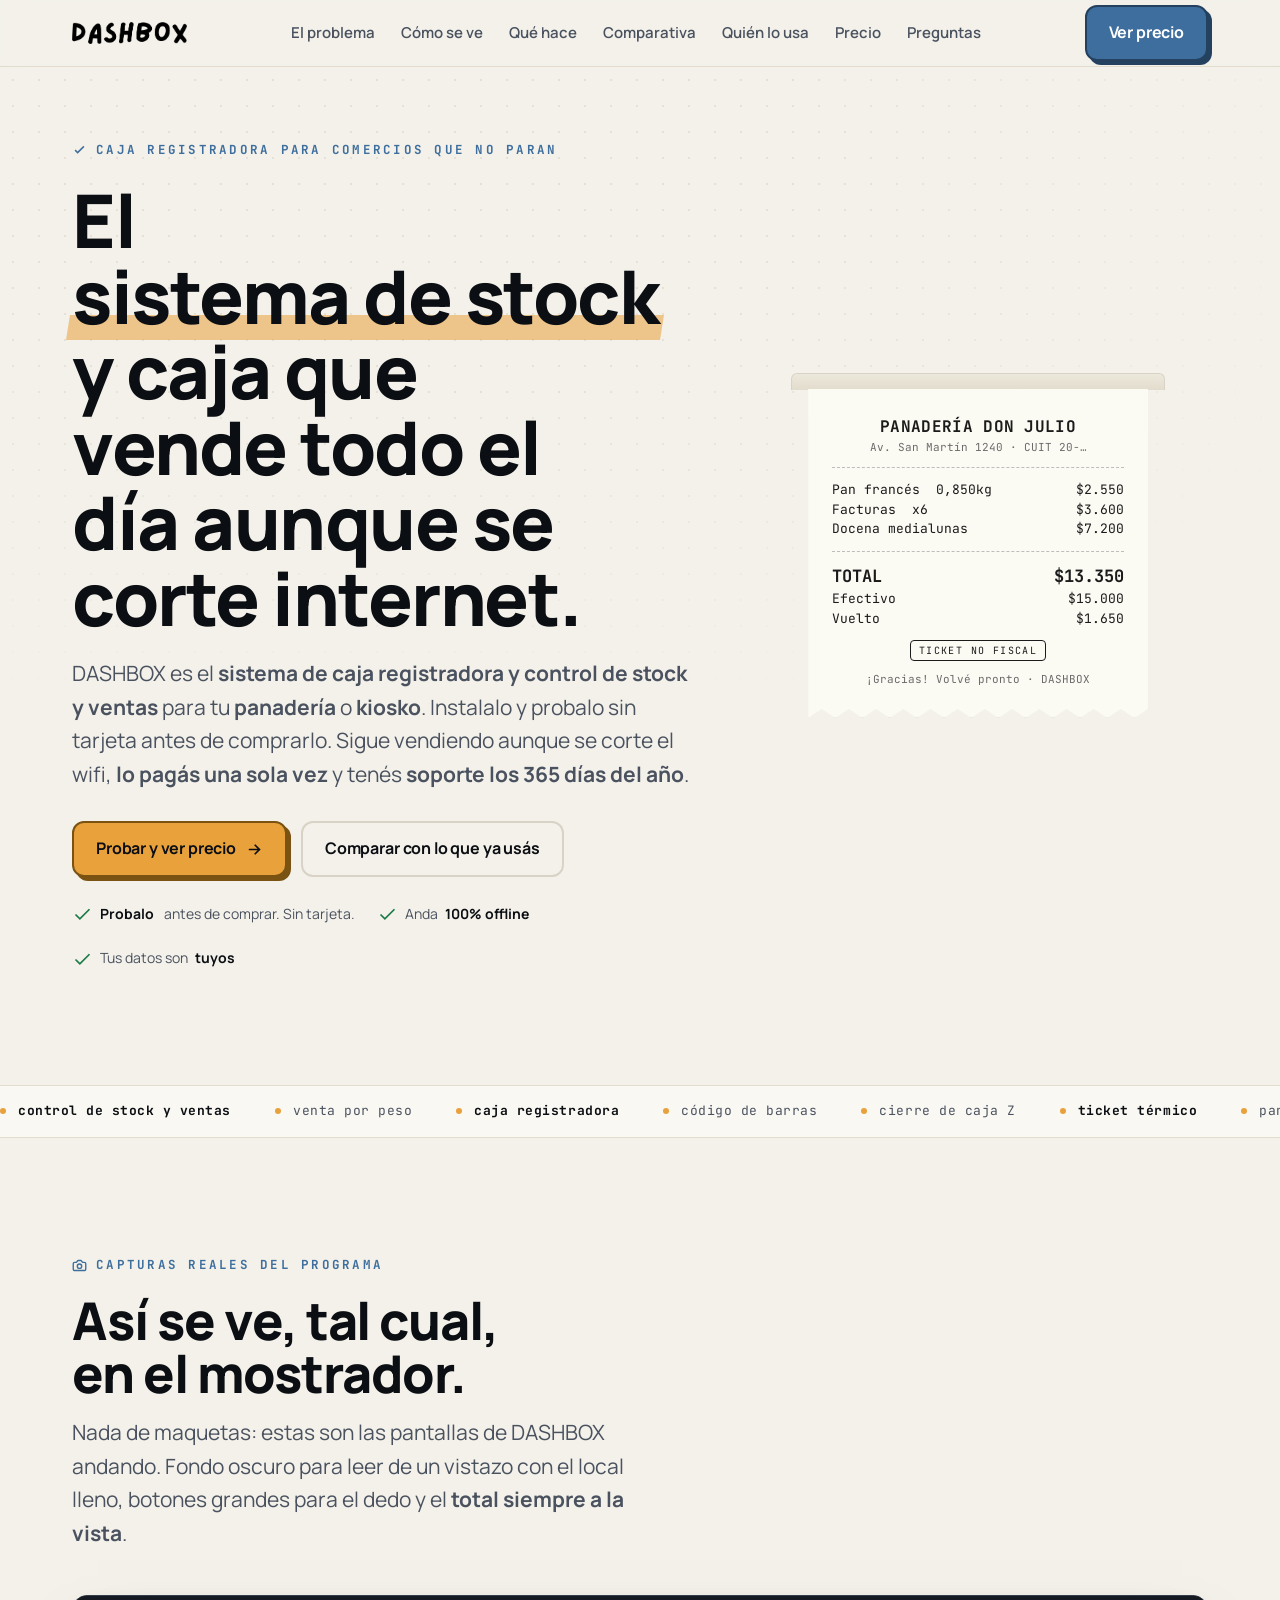
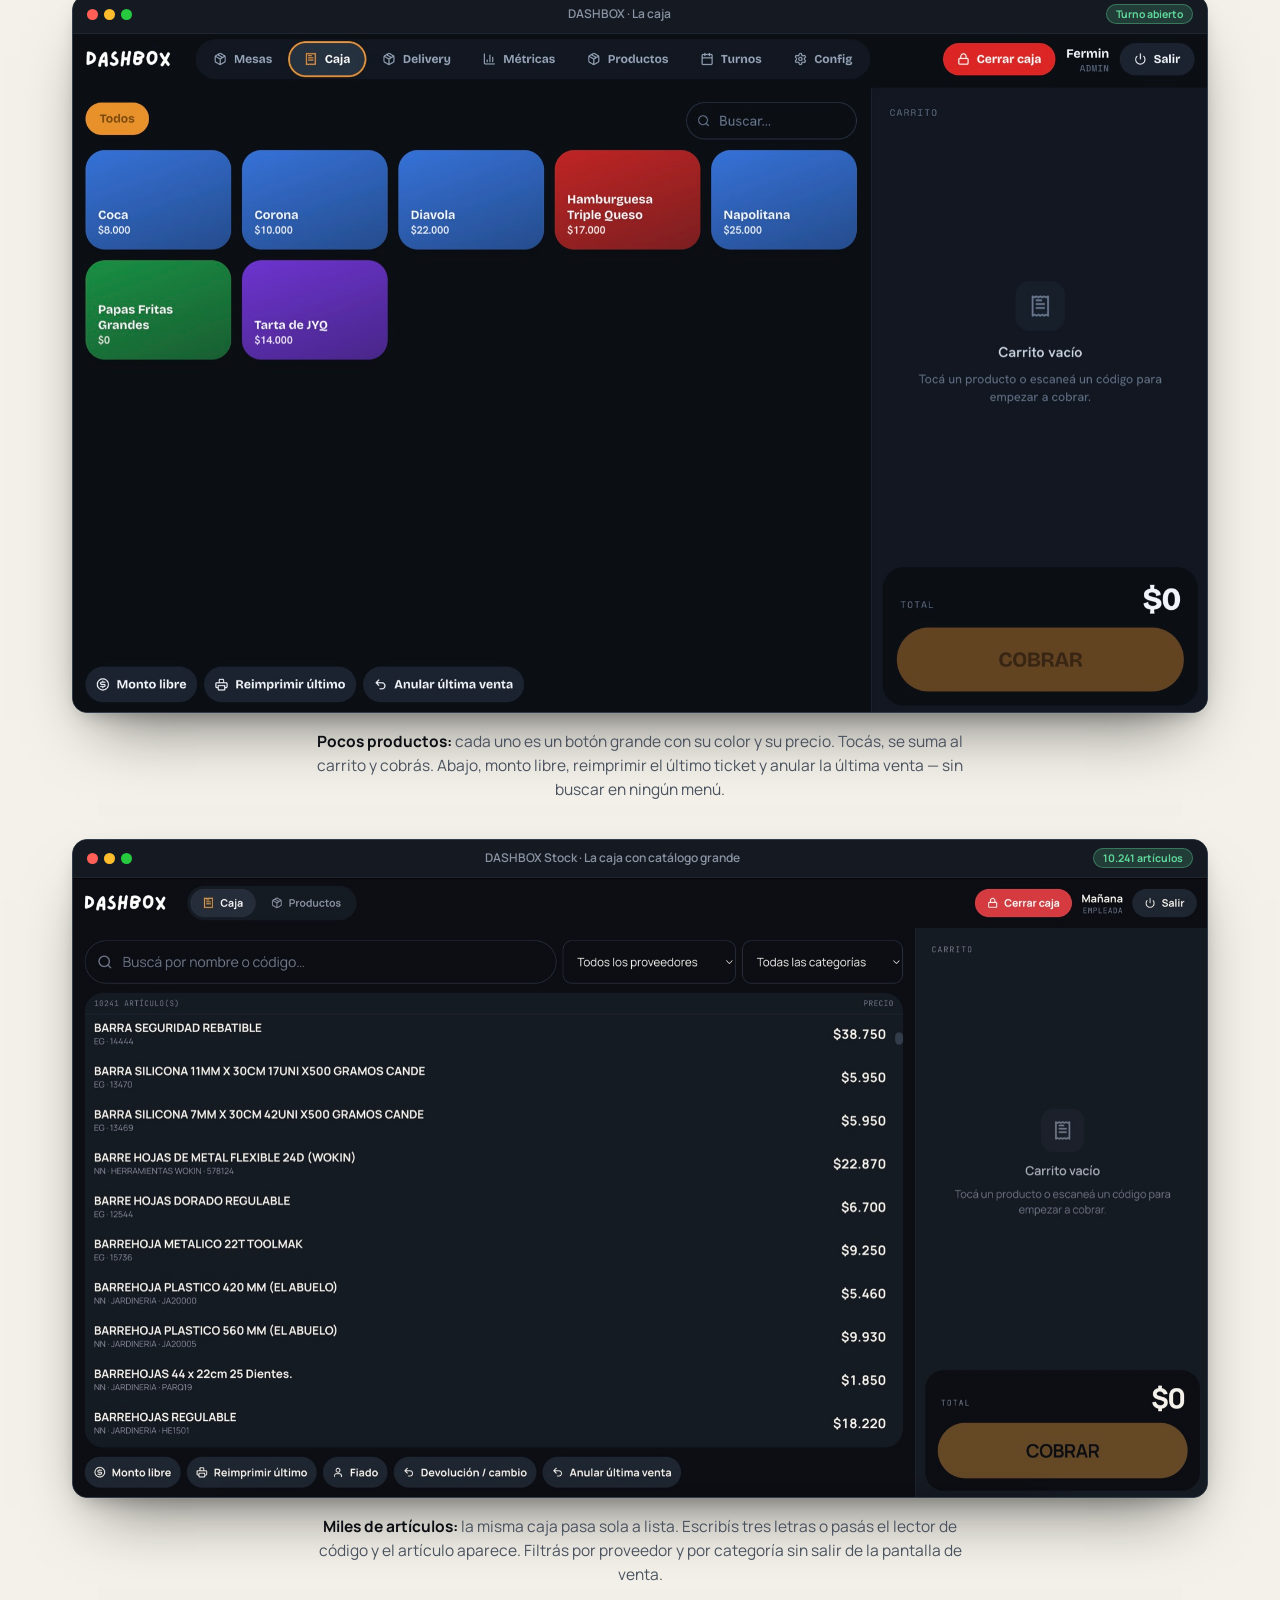
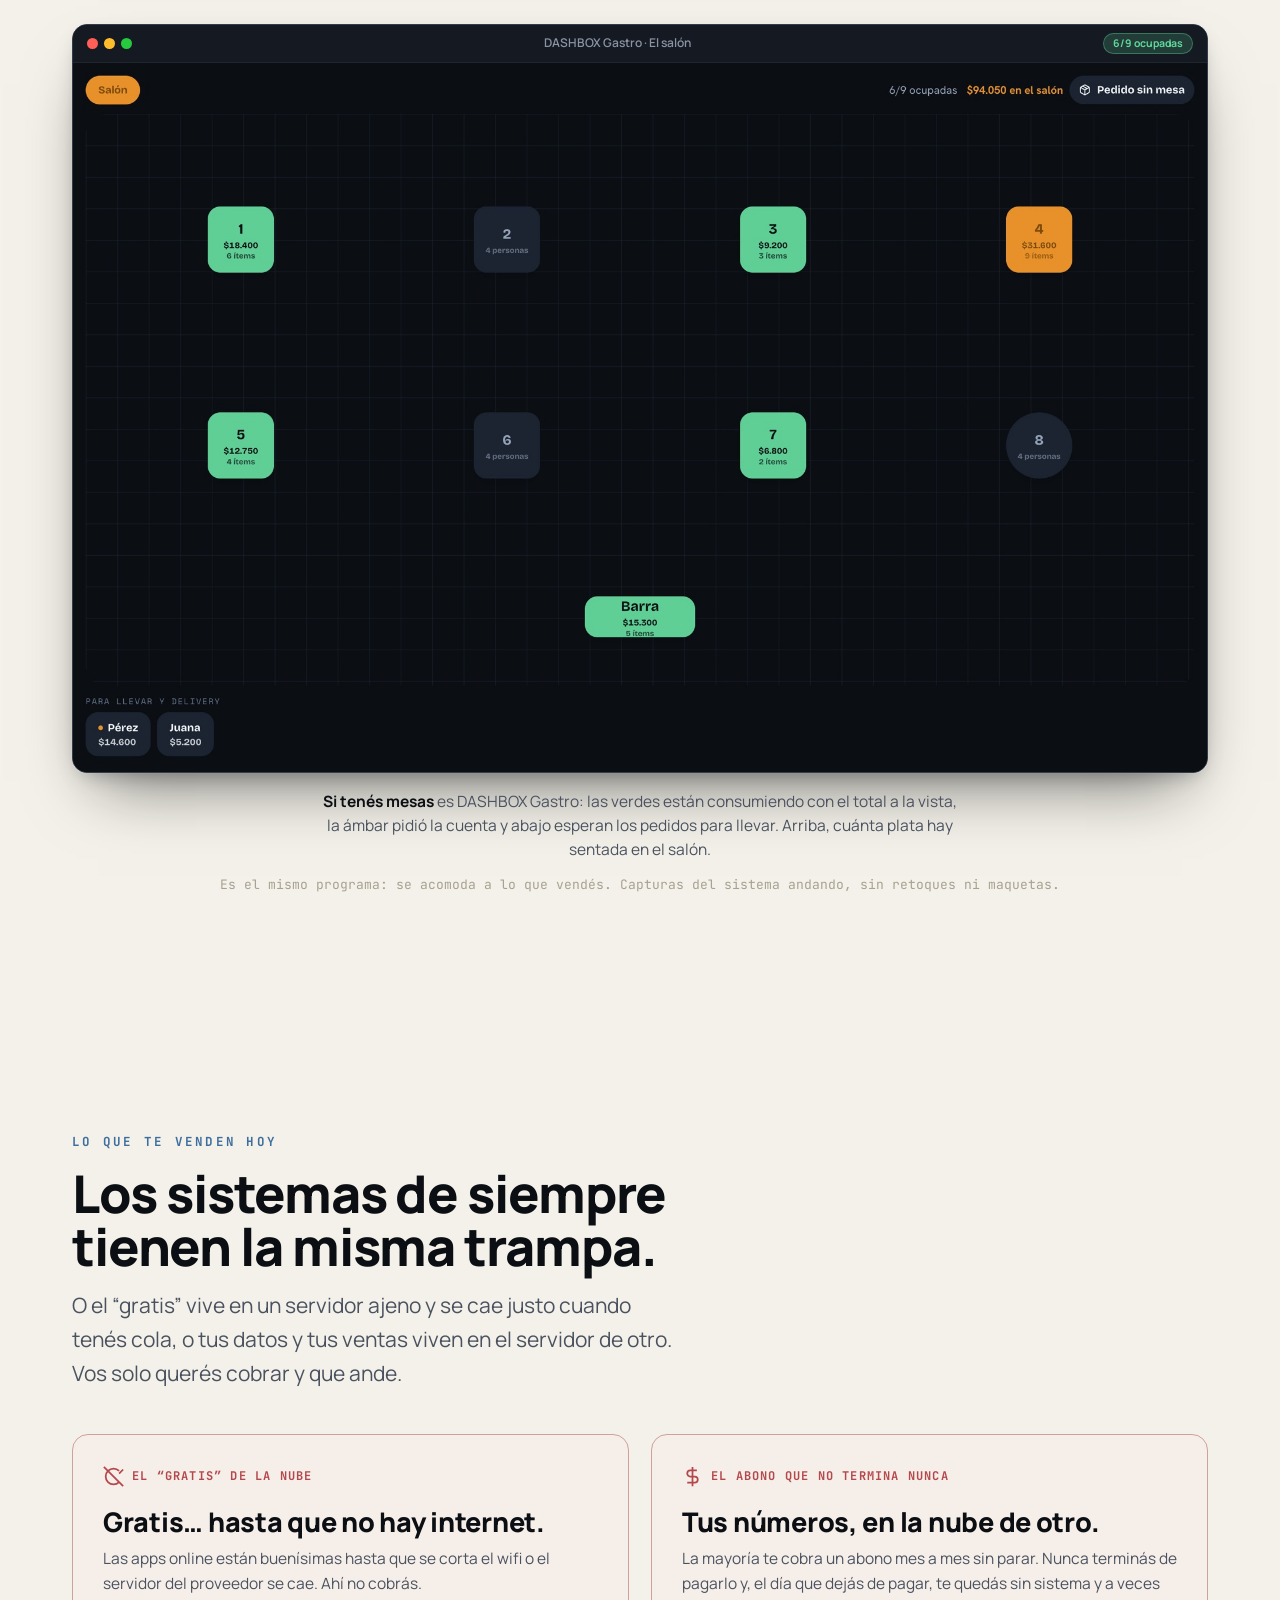
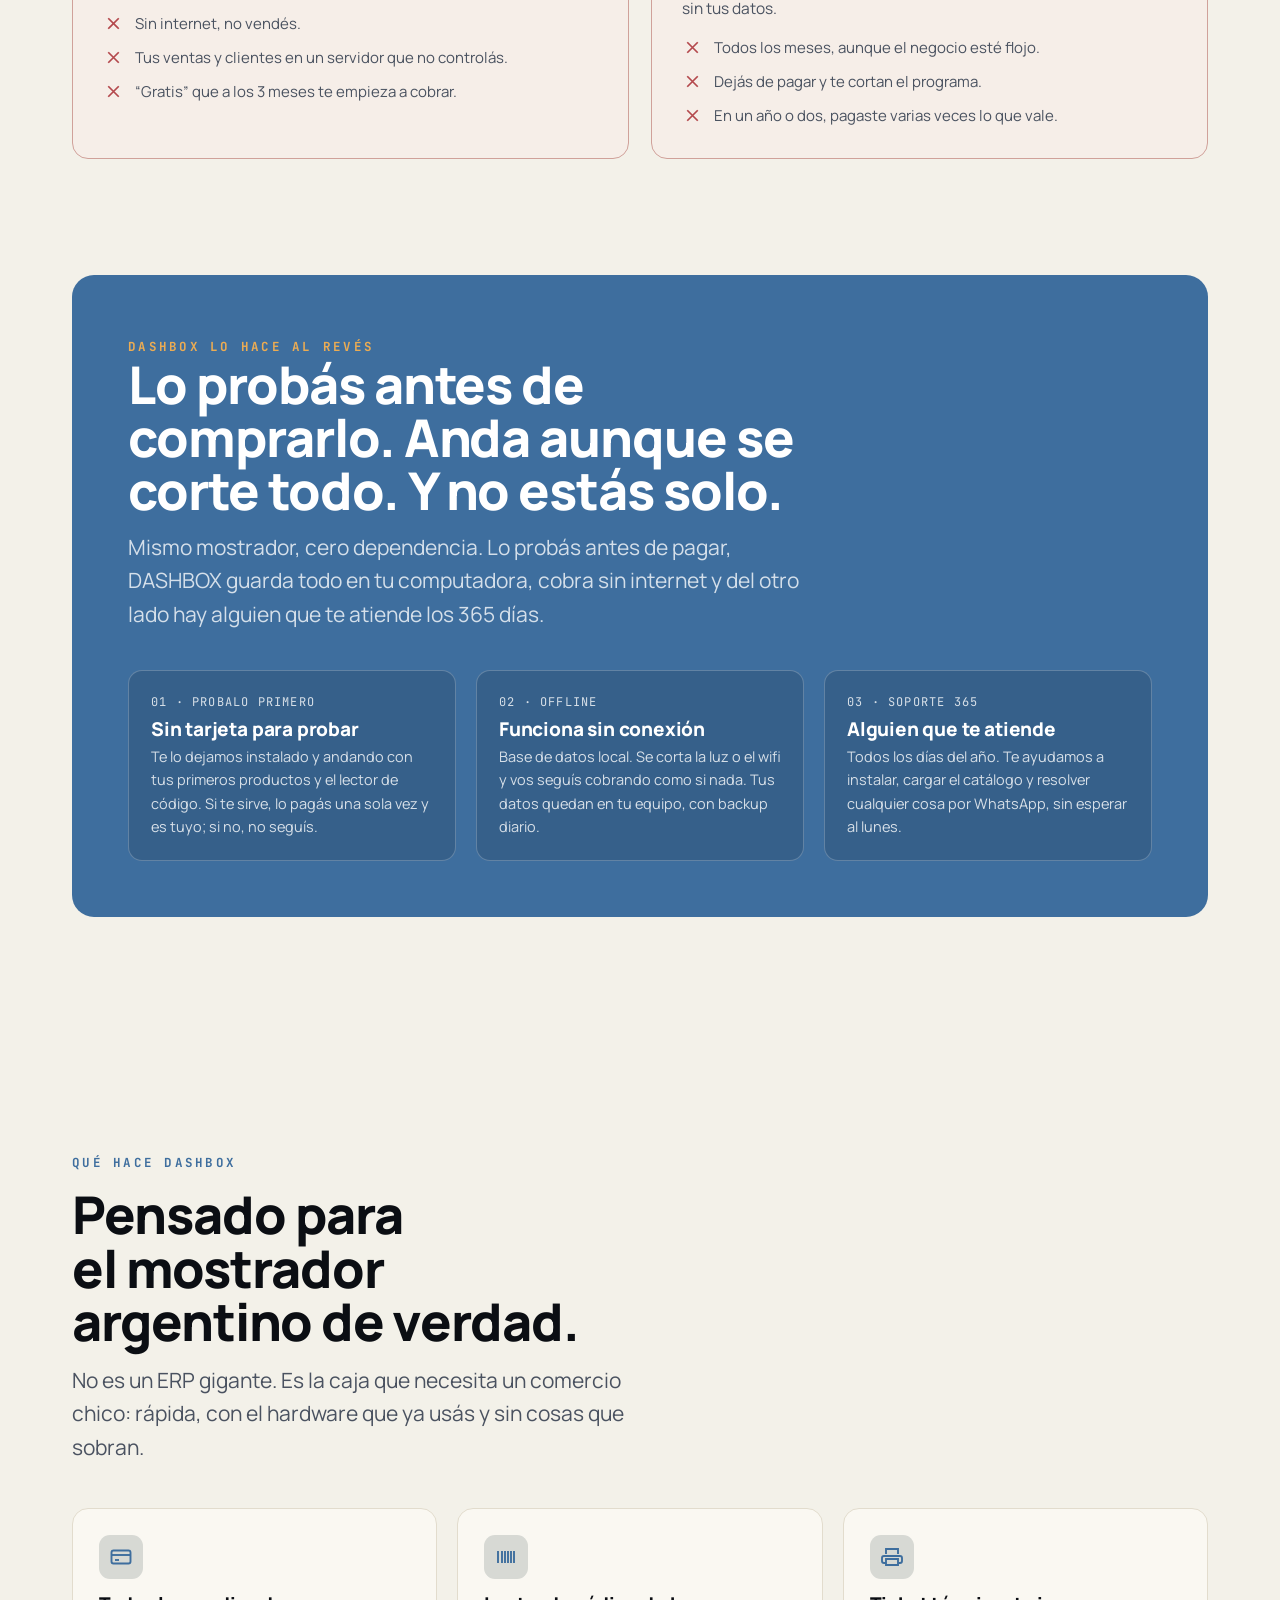
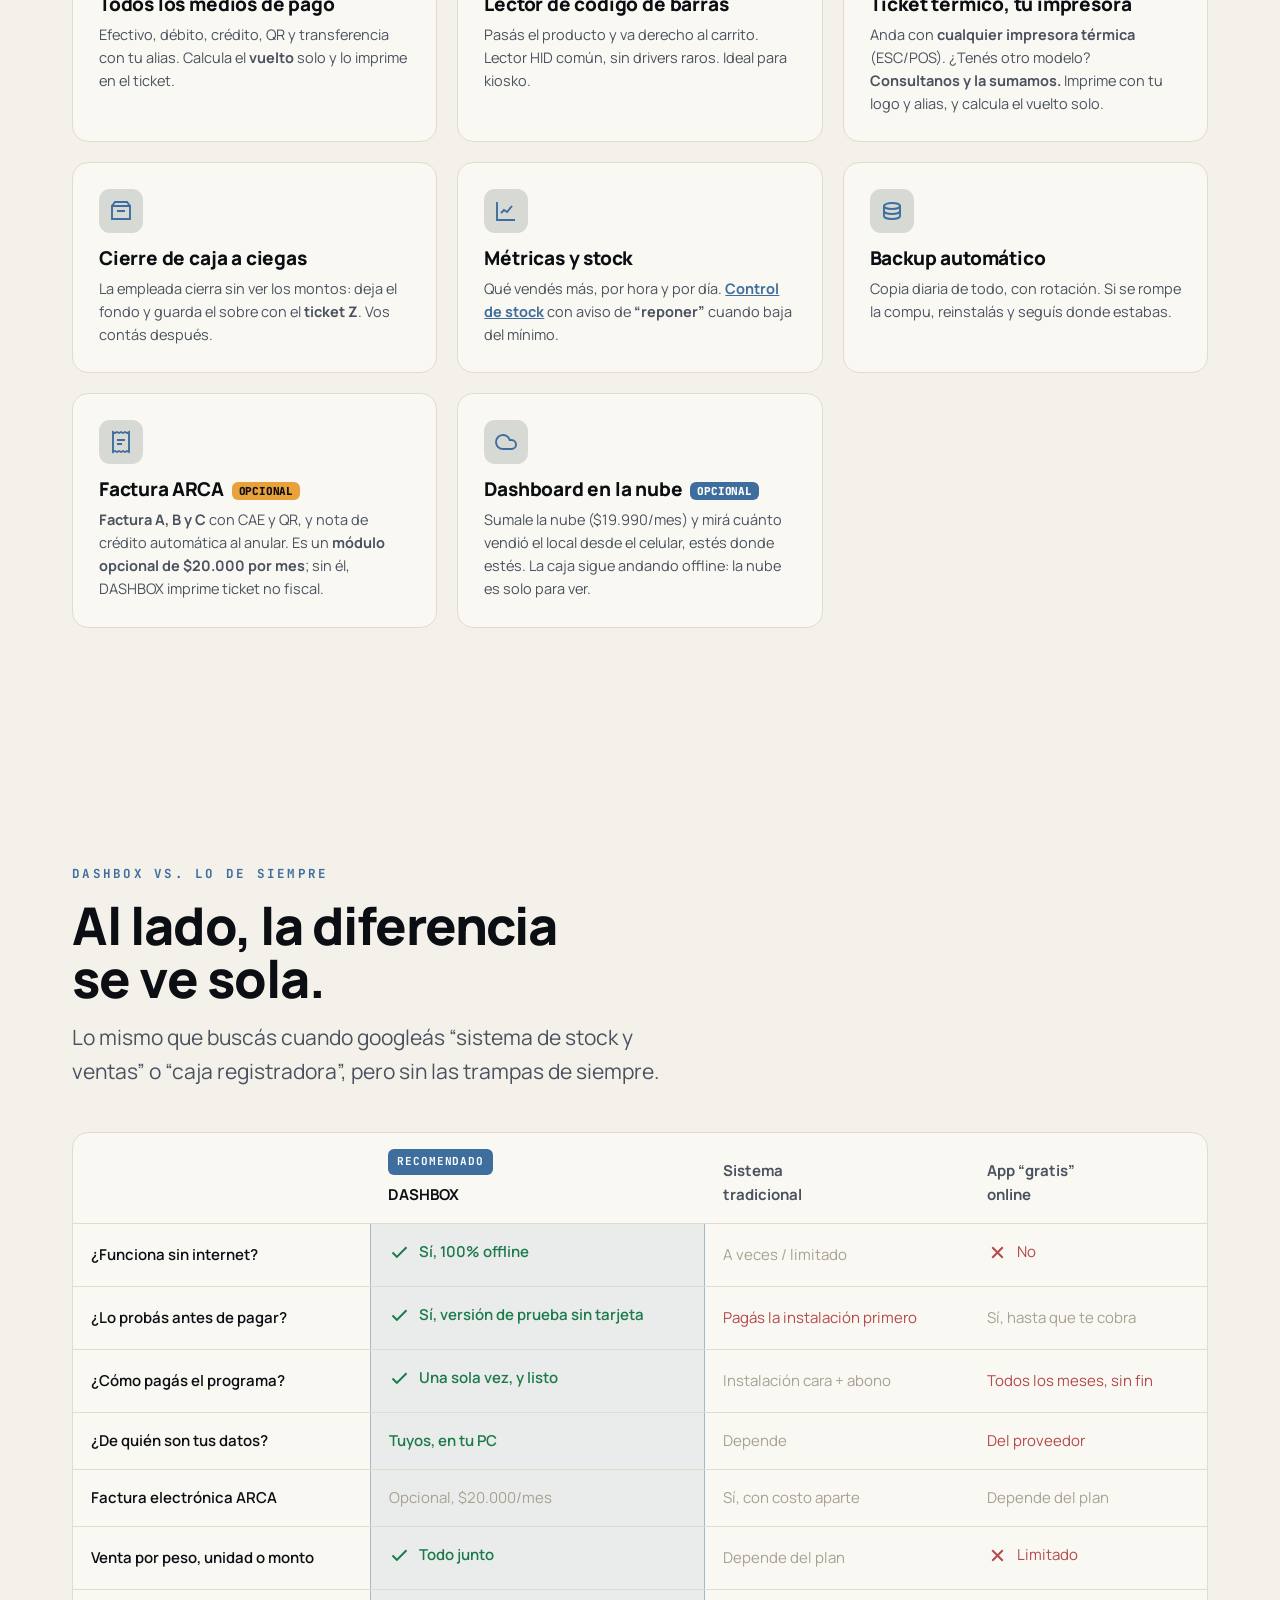
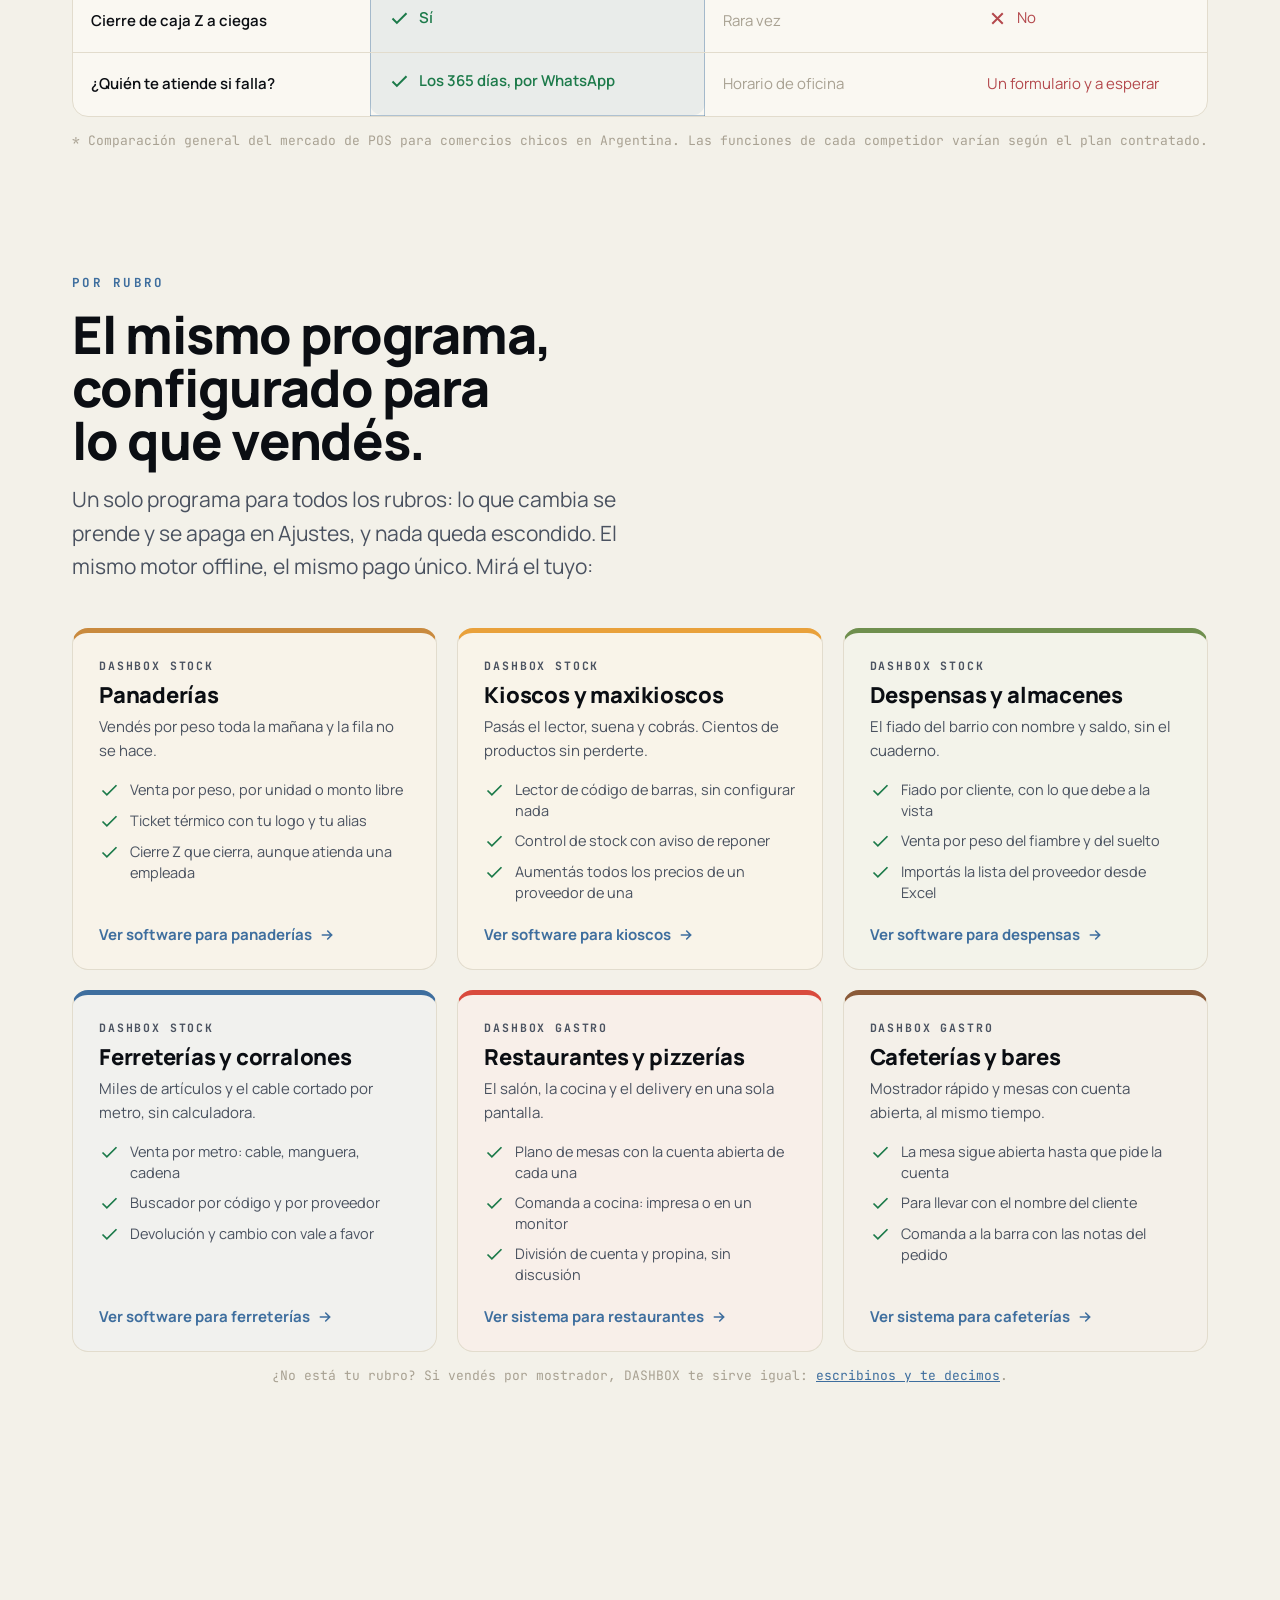
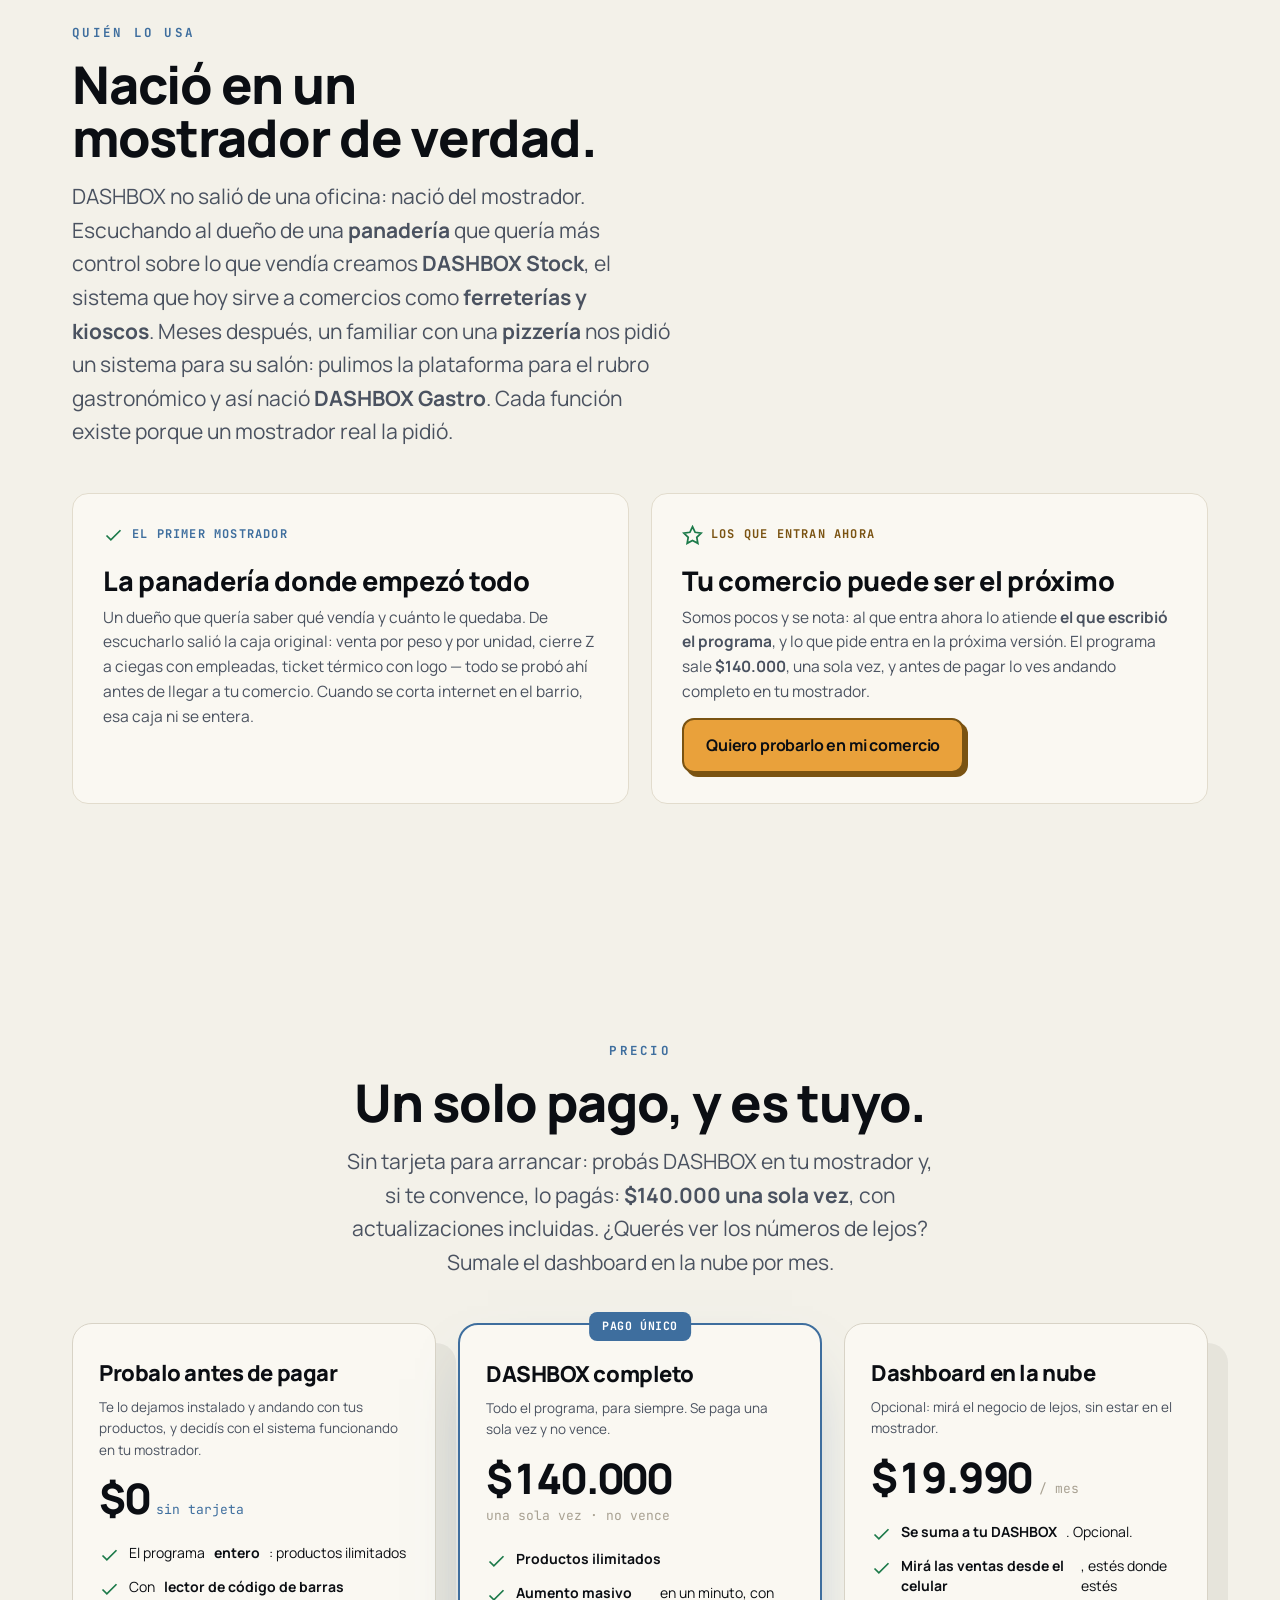
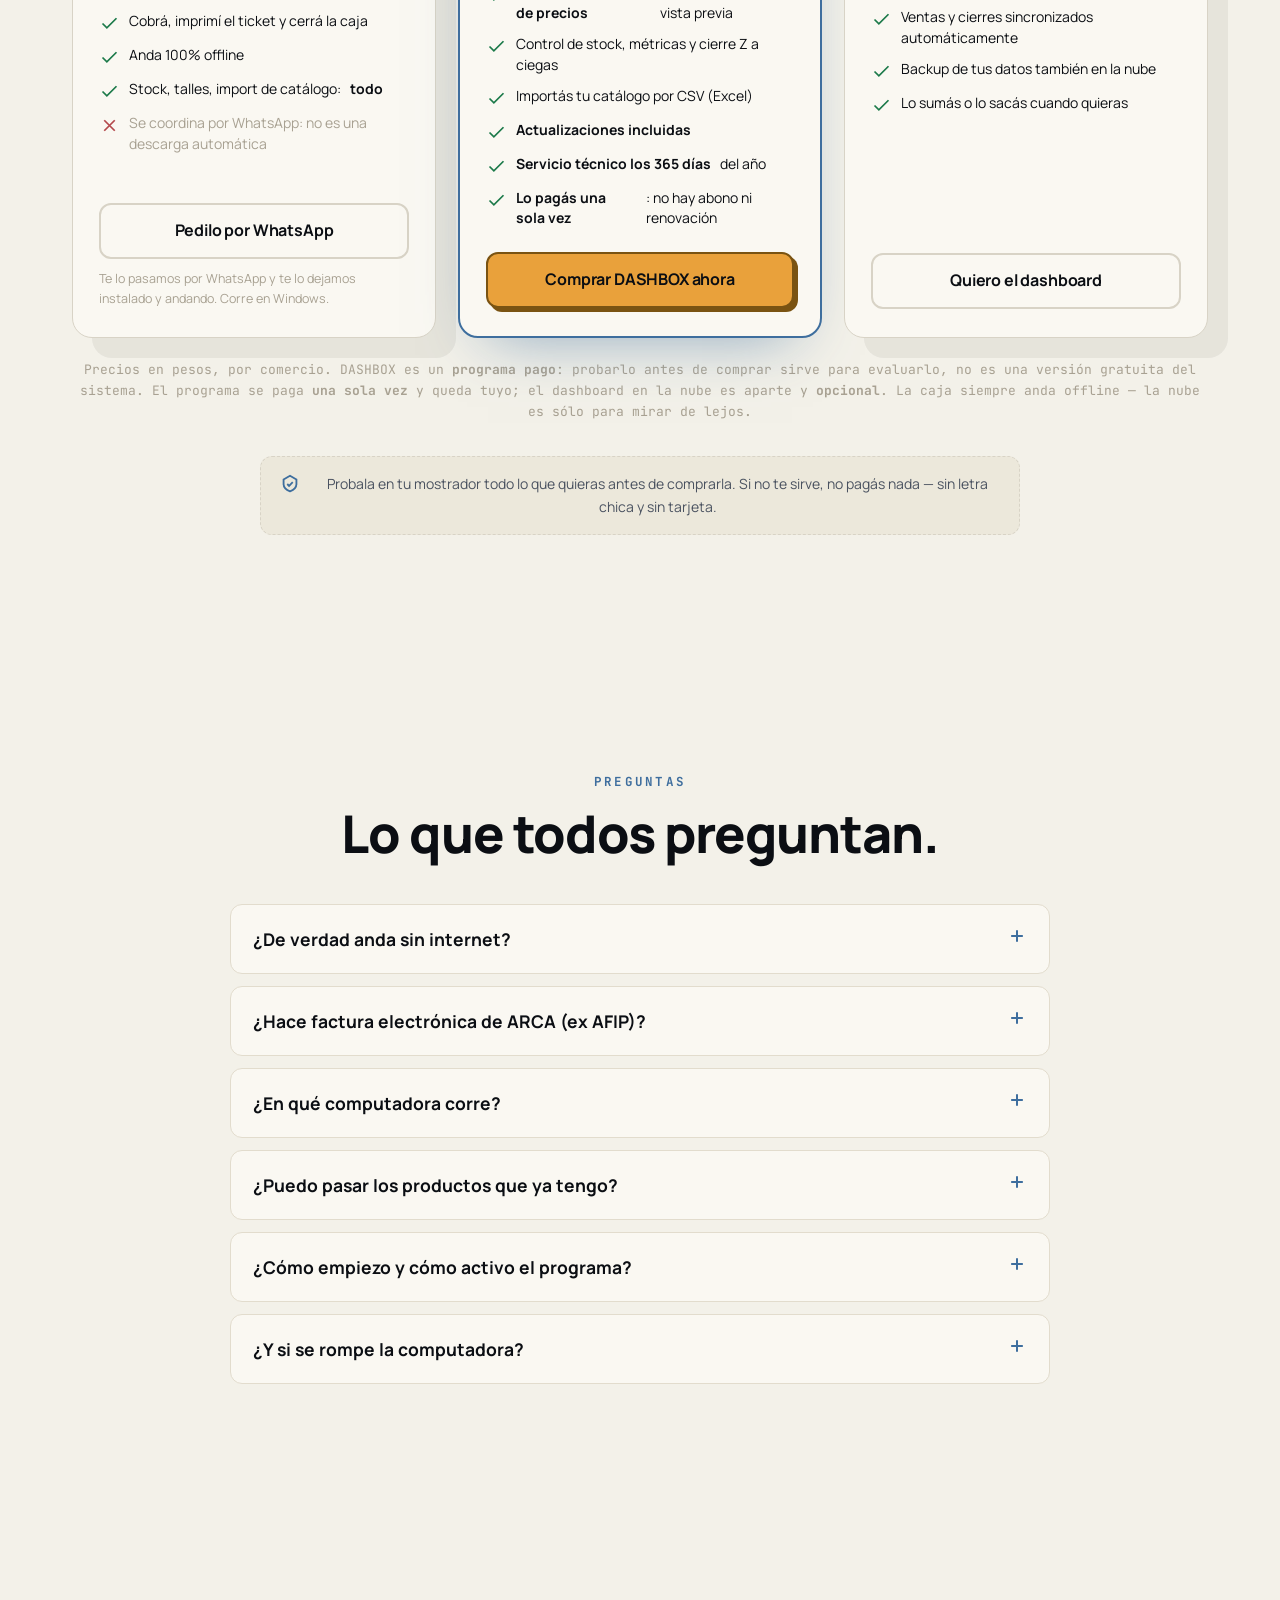
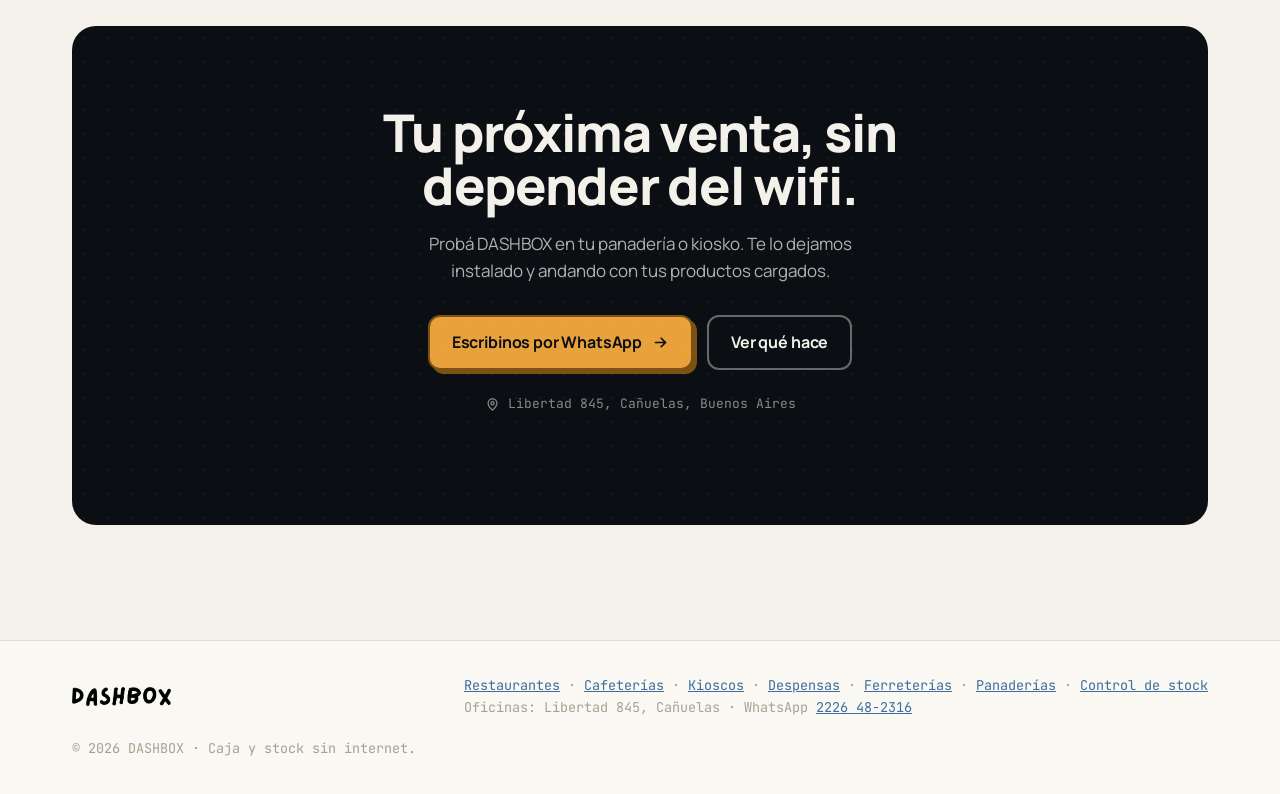
<file: index.html>
<!doctype html>
<html lang="es-AR">
<head>
<meta charset="utf-8" />
<meta name="viewport" content="width=device-width, initial-scale=1" />
<!-- Google Tag Manager -->
<script>(function(w,d,s,l,i){w[l]=w[l]||[];w[l].push({'gtm.start':
new Date().getTime(),event:'gtm.js'});var f=d.getElementsByTagName(s)[0],
j=d.createElement(s),dl=l!='dataLayer'?'&l='+l:'';j.async=true;j.src=
'https://www.googletagmanager.com/gtm.js?id='+i+dl;f.parentNode.insertBefore(j,f);
})(window,document,'script','dataLayer','GTM-NHLXC8S2');</script>
<!-- End Google Tag Manager -->

<!-- Google tag (gtag.js) -->
<script async src="https://www.googletagmanager.com/gtag/js?id=AW-18345697254"></script>
<script>
  window.dataLayer = window.dataLayer || [];
  function gtag(){dataLayer.push(arguments);}
  gtag('js', new Date());

  gtag('config', 'AW-18345697254');
</script>

<title>DASHBOX — Sistema de caja, stock y ventas offline | Kiosco y panadería</title>
<meta name="description" content="DASHBOX es el sistema de caja registradora, control de stock y ventas para kioscos y panaderías. Funciona sin internet y lo probás antes de comprarlo. Se paga una sola vez: $140.000, con actualizaciones y soporte los 365 días. Dashboard en la nube opcional. Pedí tu demo por WhatsApp." />
<meta name="keywords" content="sistema de caja registradora, control de stock y ventas, software para kiosco, sistema para panadería, caja registradora offline, punto de venta sin internet, POS Argentina, sistema de stock, software de ventas" />
<meta name="author" content="DASHBOX" />
<meta name="robots" content="index, follow, max-image-preview:large, max-snippet:-1, max-video-preview:-1" />
<link rel="canonical" href="https://dashbox.com.ar/" />

<!-- Geo / local (oficinas en Cañuelas) -->
<meta name="geo.region" content="AR-B" />
<meta name="geo.placename" content="Cañuelas, Buenos Aires" />
<meta name="geo.position" content="-35.0530;-58.7590" />
<meta name="ICBM" content="-35.0530, -58.7590" />

<!-- Theme + PWA -->
<meta name="theme-color" content="#F3F1E9" />
<meta name="color-scheme" content="light" />
<link rel="icon" href="/favicon.png" type="image/png" />
<link rel="apple-touch-icon" href="/favicon.png" />
<link rel="manifest" href="/site.webmanifest" />

<!-- Open Graph (Facebook / WhatsApp / LinkedIn) -->
<meta property="og:type" content="website" />
<meta property="og:site_name" content="DASHBOX" />
<meta property="og:locale" content="es_AR" />
<meta property="og:title" content="DASHBOX — Caja, stock y ventas que anda sin internet" />
<meta property="og:description" content="Sistema de caja registradora y control de stock para kiosco y panadería. Anda offline, se paga una sola vez y lo probás antes de comprar. Soporte los 365 días." />
<meta property="og:url" content="https://dashbox.com.ar/" />
<meta property="og:image" content="https://dashbox.com.ar/og.png" />
<meta property="og:image:width" content="1200" />
<meta property="og:image:height" content="630" />
<meta property="og:image:alt" content="DASHBOX — sistema de caja registradora offline para comercios" />

<!-- Twitter / X -->
<meta name="twitter:card" content="summary_large_image" />
<meta name="twitter:title" content="DASHBOX — Caja, stock y ventas que anda sin internet" />
<meta name="twitter:description" content="Sistema de caja y control de stock para kiosco y panadería. Offline, pago único, probala antes de comprar." />
<meta name="twitter:image" content="https://dashbox.com.ar/og.png" />

<!-- Fuentes: display grotesca con carácter + texto humanista + mono estilo comanda -->
<link rel="preconnect" href="https://fonts.googleapis.com">
<link rel="preconnect" href="https://fonts.gstatic.com" crossorigin>
<link href="https://fonts.googleapis.com/css2?family=Manrope:wght@400;500;600;700;800&family=JetBrains+Mono:wght@400;500;700&display=swap" rel="stylesheet">

<!-- ============ DATOS ESTRUCTURADOS (Schema.org / JSON-LD) ============ -->
<!-- Ayudan a Google (rich results + AI Overviews) y a los LLMs a entender el producto. -->
<script type="application/ld+json">
{
  "@context": "https://schema.org",
  "@type": "SoftwareApplication",
  "name": "DASHBOX",
  "applicationCategory": "BusinessApplication",
  "applicationSubCategory": "Point of Sale (POS)",
  "operatingSystem": "Windows",
  "url": "https://dashbox.com.ar/",
  "inLanguage": "es-AR",
  "description": "Sistema de caja registradora, control de stock y ventas para kioscos y panaderías. Funciona sin internet (offline-first). Es un programa pago: se ve andando con todas las funciones y sin límite de productos antes de pagar, y se compra con un pago único de $140.000 (es tuyo para siempre, con actualizaciones y soporte los 365 días). Dashboard en la nube opcional por mes. Los datos quedan en la computadora del comercio.",
  "softwareVersion": "1.1",
  "screenshot": "https://dashbox.com.ar/og.png",
  "featureList": [
    "Funciona sin internet (offline)",
    "Aumento masivo de precios con vista previa",
    "Control de stock y ventas",
    "Lector de código de barras",
    "Ticket térmico ESC/POS (compatible con cualquier impresora térmica)",
    "Cierre de caja Z a ciegas",
    "Todos los medios de pago con cálculo de vuelto",
    "Backup automático diario",
    "Dashboard en la nube opcional",
    "Import de catálogo por CSV"
  ],
  "offers": [
    {
      "@type": "Offer",
      "name": "DASHBOX completo (pago único)",
      "price": "140000",
      "priceCurrency": "ARS",
      "description": "Un pago único: todo el programa, para siempre, con actualizaciones incluidas y servicio técnico los 365 días.",
      "availability": "https://schema.org/InStock",
      "url": "https://dashbox.com.ar/#precio"
    },
    {
      "@type": "Offer",
      "name": "Dashboard en la nube (opcional)",
      "price": "19990",
      "priceCurrency": "ARS",
      "description": "Add-on mensual para ver las ventas del negocio a distancia desde el celular, con sincronización y backup en la nube.",
      "availability": "https://schema.org/InStock",
      "url": "https://dashbox.com.ar/#precio"
    }
  ],
  "publisher": { "@type": "Organization", "name": "DASHBOX" }
}
</script>
<script type="application/ld+json">
{
  "@context": "https://schema.org",
  "@type": "Organization",
  "name": "DASHBOX",
  "url": "https://dashbox.com.ar/",
  "logo": "https://dashbox.com.ar/favicon.png",
  "description": "Sistema de caja registradora offline para comercios chicos en Argentina (kioscos, panaderías y más).",
  "areaServed": { "@type": "Country", "name": "Argentina" },
  "address": {
    "@type": "FZlAddress",
    "streetAddress": "Libertad 845",
    "addressLocality": "Cañuelas",
    "addressRegion": "Buenos Aires",
    "addressCountry": "AR"
  },
  "contactPoint": {
    "@type": "ContactPoint",
    "contactType": "sales",
    "telephone": "+54-2226-48-2316",
    "areaServed": "AR",
    "availableLanguage": "Spanish"
  }
}
</script>
<script type="application/ld+json">
{
  "@context": "https://schema.org",
  "@type": "FAQPage",
  "mainEntity": [
    {
      "@type": "Question",
      "name": "¿De verdad anda sin internet?",
      "acceptedAnswer": { "@type": "Answer", "text": "Sí. DASHBOX guarda todo en una base de datos en tu propia computadora. No necesita internet para vender, imprimir, pesar ni cerrar caja. La conexión solo hace falta si querés usar la sincronización opcional a la nube." }
    },
    {
      "@type": "Question",
      "name": "¿Hace factura electrónica de ARCA (ex AFIP)?",
      "acceptedAnswer": { "@type": "Answer", "text": "Sí, como módulo opcional de $20.000 por mes: Factura A, B y C con CAE y QR, y nota de crédito automática al anular una venta. Te ayudamos con el alta del certificado en ARCA. Sin el módulo, DASHBOX imprime tickets no fiscales. Si tu comercio necesita factura fiscal para operar hoy, DASHBOX todavía no es para vos — preferimos decírtelo antes." }
    },
    {
      "@type": "Question",
      "name": "¿En qué computadora corre DASHBOX?",
      "acceptedAnswer": { "@type": "Answer", "text": "En cualquier PC con Windows. No necesitás una máquina potente: anda en equipos comunes de mostrador y se instala con un instalador común (.exe)." }
    },
    {
      "@type": "Question",
      "name": "¿Puedo pasar los productos que ya tengo?",
      "acceptedAnswer": { "@type": "Answer", "text": "Sí. Importás tu lista desde un archivo CSV (lo que exporta cualquier Excel). DASHBOX detecta las columnas, crea las categorías y no duplica nada si reimportás para actualizar precios o stock." }
    },
    {
      "@type": "Question",
      "name": "¿Cómo empiezo y cómo activo el programa?",
      "acceptedAnswer": { "@type": "Answer", "text": "Nos escribís por WhatsApp y coordinamos: te dejamos DASHBOX instalado y andando con tus productos, el lector y la impresora, para que lo uses en tu mostrador antes de decidir. DASHBOX es un programa pago: cuando te convence, son $140.000 una sola vez, con las actualizaciones incluidas. No hay llave que activar ni nada que vencer: instalado, es tuyo. Si además querés el dashboard en la nube, es un abono opcional de $19.990 por mes. La caja siempre funciona offline." }
    },
    {
      "@type": "Question",
      "name": "¿Y si se rompe la computadora?",
      "acceptedAnswer": { "@type": "Answer", "text": "DASHBOX hace un backup automático diario. Reinstalás en la máquina nueva, restaurás la copia y y seguís donde estabas." }
    }
  ]
}
</script>

<link rel="stylesheet" href="/styles.css" />

<!-- Sin JavaScript, el contenido con animación de entrada debe verse igual (SEO + accesibilidad) -->
<noscript><style>.reveal{opacity:1 !important; transform:none !important} .ticket .rows > *{opacity:1 !important; transform:none !important}</style></noscript>
</head>
<body>
<!-- Google Tag Manager (noscript) -->
<noscript><iframe src="https://www.googletagmanager.com/ns.html?id=GTM-NHLXC8S2"
height="0" width="0" style="display:none;visibility:hidden"></iframe></noscript>
<!-- End Google Tag Manager (noscript) -->

<!-- ============ NAV ============ -->
<header class="nav">
  <div class="wrap row">
    <a class="brand" href="#top"><img src="/logo.png" alt="DASHBOX" height="22" width="106"/></a>
    <nav class="links" aria-label="Secciones">
      <a href="#problema">El problema</a>
      <a href="#captura">Cómo se ve</a>
      <a href="#features">Qué hace</a>
      <a href="#comparativa">Comparativa</a>
      <a href="#resenas">Quién lo usa</a>
      <a href="#precio">Precio</a>
      <a href="#faq">Preguntas</a>
    </nav>
    <div class="actions">
      <a class="btn" href="#precio">Ver precio</a>
    </div>
  </div>
</header>

<a id="top"></a>

<!-- ============ HERO ============ -->
<section class="hero">
  <div class="wrap grid">
    <div>
      <span class="eyebrow"><svg width="15" height="15" viewBox="0 0 24 24" fill="none" stroke="currentColor" stroke-width="2.4"><path d="M5 13l4 4L19 7"/></svg>Caja registradora para comercios que no paran</span>
      <h1>El <span class="hl">sistema de stock</span> y caja que vende todo el día aunque se corte internet.</h1>
      <p class="lead">DASHBOX es el <b>sistema de caja registradora y control de stock y ventas</b> para tu <b>panadería</b> o <b>kiosko</b>. Instalalo y probalo sin tarjeta antes de comprarlo. Sigue vendiendo aunque se corte el wifi, <b>lo pagás una sola vez</b> y tenés <b>soporte los 365 días del año</b>.</p>
      <div class="cta-row">
        <a class="btn amber" href="#precio">Probar y ver precio
          <svg width="17" height="17" viewBox="0 0 24 24" fill="none" stroke="currentColor" stroke-width="2.4" stroke-linecap="round"><path d="M5 12h14M13 6l6 6-6 6"/></svg></a>
        <a class="btn ghost" href="#comparativa">Comparar con lo que ya usás</a>
      </div>
      <div class="assur">
        <span><svg class="ico good" viewBox="0 0 24 24" fill="none" stroke="currentColor" stroke-width="2"><path d="M20 6L9 17l-5-5"/></svg><b>Probalo</b>&nbsp;antes de comprar. Sin tarjeta.</span>
        <span><svg class="ico good" viewBox="0 0 24 24" fill="none" stroke="currentColor" stroke-width="2"><path d="M20 6L9 17l-5-5"/></svg>Anda <b>100% offline</b></span>
        <span><svg class="ico good" viewBox="0 0 24 24" fill="none" stroke="currentColor" stroke-width="2"><path d="M20 6L9 17l-5-5"/></svg>Tus datos son <b>tuyos</b></span>
      </div>
    </div>

    <!-- ticket térmico -->
    <div class="ticket-stage">
      <div class="ticket-slot">
        <div class="ticket" id="ticket">
          <div class="rows">
            <div class="t-c">
              <div class="t-name">PANADERÍA DON JULIO</div>
              <div class="t-sub">Av. San Martín 1240 · CUIT 20-…</div>
            </div>
            <hr class="t-rule">
            <div>
              <div class="t-line"><span>Pan francés&nbsp;&nbsp;0,850kg</span><span class="tnum">$2.550</span></div>
              <div class="t-line"><span>Facturas&nbsp;&nbsp;x6</span><span class="tnum">$3.600</span></div>
              <div class="t-line"><span>Docena medialunas</span><span class="tnum">$7.200</span></div>
            </div>
            <hr class="t-rule">
            <div class="t-line t-tot"><span>TOTAL</span><span class="tnum">$13.350</span></div>
            <div class="t-line"><span>Efectivo</span><span class="tnum">$15.000</span></div>
            <div class="t-line"><span>Vuelto</span><span class="tnum">$1.650</span></div>
            <div class="t-c" style="margin-top:10px">
              <span class="t-badge">TICKET NO FISCAL</span>
              <div class="t-sub" style="margin-top:10px">¡Gracias! Volvé pronto · DASHBOX</div>
            </div>
          </div>
        </div>
      </div>
    </div>
  </div>
</section>

<!-- ============ STRIP keywords/rubros ============ -->
<div class="strip" aria-hidden="true">
  <div class="track" id="track">
    <span><b>control de stock y ventas</b></span>
    <span>venta por peso</span>
    <span><b>caja registradora</b></span>
    <span>código de barras</span>
    <span>cierre de caja Z</span>
    <span><b>ticket térmico</b></span>
    <span>panadería</span>
    <span>kiosko</span>
    <span><b>sin internet</b></span>
    <span>backup automático</span>
  </div>
</div>
<!-- ============ CAPTURAS REALES DEL PROGRAMA ============ -->
<section id="captura">
  <div class="wrap">
    <div class="shead reveal">
      <span class="eyebrow"><svg width="15" height="15" viewBox="0 0 24 24" fill="none" stroke="currentColor" stroke-width="2.2" stroke-linecap="round" stroke-linejoin="round"><path d="M14.5 4h-5L7 7H4a2 2 0 0 0-2 2v9a2 2 0 0 0 2 2h16a2 2 0 0 0 2-2V9a2 2 0 0 0-2-2h-3l-2.5-3Z"/><circle cx="12" cy="13" r="3.5"/></svg>Capturas reales del programa</span>
      <h2>Así se ve, tal cual, en el mostrador.</h2>
      <p class="lead">Nada de maquetas: estas son las pantallas de DASHBOX andando. Fondo oscuro para leer de un vistazo con el local lleno, botones grandes para el dedo y el <b>total siempre a la vista</b>.</p>
    </div>

    <div class="shots">

      <figure class="shot reveal">
        <div class="appwin">
          <div class="tbar">
            <span class="tdots"><i style="background:#ff5f56"></i><i style="background:#ffbd2e"></i><i style="background:#27c93f"></i></span>
            <span class="tt">DASHBOX · La caja</span>
            <span class="tbadge">Turno abierto</span>
          </div>
          <img src="/img/caja-grilla.jpg" alt="Pantalla de caja de DASHBOX: los productos como botones grandes de colores con su precio, el carrito a la derecha y el botón COBRAR en ámbar abajo" width="1920" height="1148" decoding="async" />
        </div>
        <span class="shot-hint">Deslizá la captura para verla entera.</span>
        <figcaption class="shot-note"><b>Pocos productos:</b> cada uno es un botón grande con su color y su precio. Tocás, se suma al carrito y cobrás. Abajo, monto libre, reimprimir el último ticket y anular la última venta — sin buscar en ningún menú.</figcaption>
      </figure>

      <figure class="shot reveal">
        <div class="appwin">
          <div class="tbar">
            <span class="tdots"><i style="background:#ff5f56"></i><i style="background:#ffbd2e"></i><i style="background:#27c93f"></i></span>
            <span class="tt">DASHBOX Stock · La caja con catálogo grande</span>
            <span class="tbadge">10.241 artículos</span>
          </div>
          <img src="/img/stock-caja.jpg" alt="Caja de DASHBOX Stock con un catálogo de 10.241 artículos: buscador por nombre o código, filtros por proveedor y categoría, y el precio de cada artículo a la derecha" width="1920" height="1049" loading="lazy" decoding="async" />
        </div>
        <span class="shot-hint">Deslizá la captura para verla entera.</span>
        <figcaption class="shot-note"><b>Miles de artículos:</b> la misma caja pasa sola a lista. Escribís tres letras o pasás el lector de código y el artículo aparece. Filtrás por proveedor y por categoría sin salir de la pantalla de venta.</figcaption>
      </figure>

      <figure class="shot reveal">
        <div class="appwin">
          <div class="tbar">
            <span class="tdots"><i style="background:#ff5f56"></i><i style="background:#ffbd2e"></i><i style="background:#27c93f"></i></span>
            <span class="tt">DASHBOX Gastro · El salón</span>
            <span class="tbadge">6/9 ocupadas</span>
          </div>
          <img src="/img/gastro-salon.jpg" alt="Plano de mesas de DASHBOX Gastro: mesas ocupadas en verde con su total y sus ítems, la mesa que pidió la cuenta en ámbar y los pedidos para llevar en una tira abajo" width="1920" height="1200" loading="lazy" decoding="async" />
        </div>
        <span class="shot-hint">Deslizá la captura para verla entera.</span>
        <figcaption class="shot-note"><b>Si tenés mesas</b> es DASHBOX Gastro: las verdes están consumiendo con el total a la vista, la ámbar pidió la cuenta y abajo esperan los pedidos para llevar. Arriba, cuánta plata hay sentada en el salón.</figcaption>
      </figure>

    </div>

    <p class="cmp-note" style="text-align:center">Es el mismo programa: se acomoda a lo que vendés. Capturas del sistema andando, sin retoques ni maquetas.</p>
  </div>
</section>


<!-- ============ PROBLEMA (before) ============ -->
<section id="problema">
  <div class="wrap">
    <div class="shead reveal">
      <span class="eyebrow">Lo que te venden hoy</span>
      <h2>Los sistemas de siempre tienen la misma trampa.</h2>
      <p class="lead">O el “gratis” vive en un servidor ajeno y se cae justo cuando tenés cola, o tus datos y tus ventas viven en el servidor de otro. Vos solo querés cobrar y que ande.</p>
    </div>
    <div class="two">
      <div class="card warn reveal">
        <span class="tag"><svg class="ico bad" viewBox="0 0 24 24" fill="none" stroke="currentColor" stroke-width="2"><path d="M18.4 5.6a9 9 0 10.001 12.8M23 4l-4.6 4.6"/><path d="M1 1l22 22" stroke-width="2"/></svg>El “gratis” de la nube</span>
        <h3>Gratis… hasta que no hay internet.</h3>
        <p>Las apps online están buenísimas hasta que se corta el wifi o el servidor del proveedor se cae. Ahí no cobrás.</p>
        <ul>
          <li><svg class="ico bad" viewBox="0 0 24 24" fill="none" stroke="currentColor" stroke-width="2"><path d="M18 6L6 18M6 6l12 12"/></svg>Sin internet, no vendés.</li>
          <li><svg class="ico bad" viewBox="0 0 24 24" fill="none" stroke="currentColor" stroke-width="2"><path d="M18 6L6 18M6 6l12 12"/></svg>Tus ventas y clientes en un servidor que no controlás.</li>
          <li><svg class="ico bad" viewBox="0 0 24 24" fill="none" stroke="currentColor" stroke-width="2"><path d="M18 6L6 18M6 6l12 12"/></svg>“Gratis” que a los 3 meses te empieza a cobrar.</li>
        </ul>
      </div>
      <div class="card warn reveal">
        <span class="tag"><svg class="ico bad" viewBox="0 0 24 24" fill="none" stroke="currentColor" stroke-width="2"><path d="M12 1v22M17 5H9.5a3.5 3.5 0 000 7h5a3.5 3.5 0 010 7H6"/></svg>El abono que no termina nunca</span>
        <h3>Tus números, en la nube de otro.</h3>
        <p>La mayoría te cobra un abono mes a mes sin parar. Nunca terminás de pagarlo y, el día que dejás de pagar, te quedás sin sistema y a veces sin tus datos.</p>
        <ul>
          <li><svg class="ico bad" viewBox="0 0 24 24" fill="none" stroke="currentColor" stroke-width="2"><path d="M18 6L6 18M6 6l12 12"/></svg>Todos los meses, aunque el negocio esté flojo.</li>
          <li><svg class="ico bad" viewBox="0 0 24 24" fill="none" stroke="currentColor" stroke-width="2"><path d="M18 6L6 18M6 6l12 12"/></svg>Dejás de pagar y te cortan el programa.</li>
          <li><svg class="ico bad" viewBox="0 0 24 24" fill="none" stroke="currentColor" stroke-width="2"><path d="M18 6L6 18M6 6l12 12"/></svg>En un año o dos, pagaste varias veces lo que vale.</li>
        </ul>
      </div>
    </div>
  </div>
</section>

<!-- ============ SOLUCIÓN (after) ============ -->
<section style="padding-top:0">
  <div class="wrap">
    <div class="after reveal">
      <span class="eyebrow">DASHBOX lo hace al revés</span>
      <h2>Lo probás antes de comprarlo. Anda aunque se corte todo. Y no estás solo.</h2>
      <p class="lead">Mismo mostrador, cero dependencia. Lo probás antes de pagar, DASHBOX guarda todo en tu computadora, cobra sin internet y del otro lado hay alguien que te atiende los 365 días.</p>
      <div class="after-grid">
        <div class="ac">
          <div class="n">01 · PROBALO PRIMERO</div>
          <h3>Sin tarjeta para probar</h3>
          <p>Te lo dejamos instalado y andando con tus primeros productos y el lector de código. Si te sirve, lo pagás una sola vez y es tuyo; si no, no seguís.</p>
        </div>
        <div class="ac">
          <div class="n">02 · OFFLINE</div>
          <h3>Funciona sin conexión</h3>
          <p>Base de datos local. Se corta la luz o el wifi y vos seguís cobrando como si nada. Tus datos quedan en tu equipo, con backup diario.</p>
        </div>
        <div class="ac">
          <div class="n">03 · SOPORTE 365</div>
          <h3>Alguien que te atiende</h3>
          <p>Todos los días del año. Te ayudamos a instalar, cargar el catálogo y resolver cualquier cosa por WhatsApp, sin esperar al lunes.</p>
        </div>
      </div>
    </div>
  </div>
</section>

<!-- ============ FEATURES ============ -->
<section id="features">
  <div class="wrap">
    <div class="shead reveal">
      <span class="eyebrow">Qué hace DASHBOX</span>
      <h2>Pensado para el mostrador argentino de verdad.</h2>
      <p class="lead">No es un ERP gigante. Es la caja que necesita un comercio chico: rápida, con el hardware que ya usás y sin cosas que sobran.</p>
    </div>
    <div class="feat">
      <div class="f reveal">
        <div class="fi"><svg width="24" height="24" viewBox="0 0 24 24" fill="none" stroke="currentColor" stroke-width="1.9"><rect x="2.5" y="5.5" width="19" height="13" rx="2"/><path d="M2.5 10h19"/><path d="M6 15h4"/></svg></div>
        <h3>Todos los medios de pago</h3>
        <p>Efectivo, débito, crédito, QR y transferencia con tu alias. Calcula el <b>vuelto</b> solo y lo imprime en el ticket.</p>
      </div>
      <div class="f reveal">
        <div class="fi"><svg width="24" height="24" viewBox="0 0 24 24" fill="none" stroke="currentColor" stroke-width="1.9"><path d="M4 6v12M8 6v12M11 6v12M14 6v12M17 6v12M20 6v12"/></svg></div>
        <h3>Lector de código de barras</h3>
        <p>Pasás el producto y va derecho al carrito. Lector HID común, sin drivers raros. Ideal para kiosko.</p>
      </div>
      <div class="f reveal">
        <div class="fi"><svg width="24" height="24" viewBox="0 0 24 24" fill="none" stroke="currentColor" stroke-width="1.9"><path d="M6 9V4h12v5M6 18H4a2 2 0 01-2-2v-3a2 2 0 012-2h16a2 2 0 012 2v3a2 2 0 01-2 2h-2"/><path d="M6 14h12v6H6z"/></svg></div>
        <h3>Ticket térmico, tu impresora</h3>
        <p>Anda con <b>cualquier impresora térmica</b> (ESC/POS). ¿Tenés otro modelo? <b>Consultanos y la sumamos.</b> Imprime con tu logo y alias, y calcula el vuelto solo.</p>
      </div>
      <div class="f reveal">
        <div class="fi"><svg width="24" height="24" viewBox="0 0 24 24" fill="none" stroke="currentColor" stroke-width="1.9"><path d="M3 7h18v13H3z"/><path d="M3 7l3-4h12l3 4M8 12h8"/></svg></div>
        <h3>Cierre de caja a ciegas</h3>
        <p>La empleada cierra sin ver los montos: deja el fondo y guarda el sobre con el <b>ticket Z</b>. Vos contás después.</p>
      </div>
      <div class="f reveal">
        <div class="fi"><svg width="24" height="24" viewBox="0 0 24 24" fill="none" stroke="currentColor" stroke-width="1.9"><path d="M3 3v18h18"/><path d="M7 14l3-3 3 2 5-6"/></svg></div>
        <h3>Métricas y stock</h3>
        <p>Qué vendés más, por hora y por día. <a href="/sistema-de-control-de-stock" style="color:var(--green); font-weight:700">Control de stock</a> con aviso de <b>“reponer”</b> cuando baja del mínimo.</p>
      </div>
      <div class="f reveal">
        <div class="fi"><svg width="24" height="24" viewBox="0 0 24 24" fill="none" stroke="currentColor" stroke-width="1.9"><path d="M4 7c0-1.7 3.6-3 8-3s8 1.3 8 3-3.6 3-8 3-8-1.3-8-3z"/><path d="M4 7v10c0 1.7 3.6 3 8 3s8-1.3 8-3V7"/><path d="M4 12c0 1.7 3.6 3 8 3s8-1.3 8-3"/></svg></div>
        <h3>Backup automático</h3>
        <p>Copia diaria de todo, con rotación. Si se rompe la compu, reinstalás y seguís donde estabas.</p>
      </div>
      <div class="f reveal">
        <div class="fi"><svg width="24" height="24" viewBox="0 0 24 24" fill="none" stroke="currentColor" stroke-width="1.9"><path d="M4 2v20l2-1 2 1 2-1 2 1 2-1 2 1 2-1 2 1V2l-2 1-2-1-2 1-2-1-2 1-2-1-2 1z"/><path d="M8 10h8M8 14h5"/></svg></div>
        <h3>Factura ARCA <span style="font-family:var(--f-mono); font-size:11px; background:var(--amber); color:#0B0E13; padding:2px 7px; border-radius:6px; vertical-align:middle; margin-left:4px">OPCIONAL</span></h3>
        <p><b>Factura A, B y C</b> con CAE y QR, y nota de crédito automática al anular. Es un <b>módulo opcional de $20.000 por mes</b>; sin él, DASHBOX imprime ticket no fiscal.</p>
      </div>
      <div class="f reveal">
        <div class="fi"><svg width="24" height="24" viewBox="0 0 24 24" fill="none" stroke="currentColor" stroke-width="1.9"><path d="M17.5 19H9a7 7 0 116.71-9h1.79a4.5 4.5 0 110 9z"/></svg></div>
        <h3>Dashboard en la nube <span style="font-family:var(--f-mono); font-size:11px; background:var(--green); color:#fff; padding:2px 7px; border-radius:6px; vertical-align:middle; margin-left:4px">OPCIONAL</span></h3>
        <p>Sumale la nube ($19.990/mes) y mirá cuánto vendió el local desde el celular, estés donde estés. La caja sigue andando offline: la nube es solo para ver.</p>
      </div>
    </div>
  </div>
</section>

<!-- ============ COMPARATIVA ============ -->
<section id="comparativa">
  <div class="wrap">
    <div class="shead reveal">
      <span class="eyebrow">DASHBOX vs. lo de siempre</span>
      <h2>Al lado, la diferencia se ve sola.</h2>
      <p class="lead">Lo mismo que buscás cuando googleás “sistema de stock y ventas” o “caja registradora”, pero sin las trampas de siempre.</p>
    </div>
    <div class="cmp-wrap reveal">
      <table class="cmp">
        <thead>
          <tr>
            <th scope="col">&nbsp;</th>
            <th scope="col" class="us">
              <div class="us-head"><span class="us-pill">Recomendado</span>DASHBOX</div>
            </th>
            <th scope="col">Sistema<br>tradicional</th>
            <th scope="col">App “gratis”<br>online</th>
          </tr>
        </thead>
        <tbody>
          <tr>
            <td class="row-h">¿Funciona sin internet?</td>
            <td class="col-us"><span class="cell yes"><svg class="ico" viewBox="0 0 24 24" fill="none" stroke="currentColor" stroke-width="2.3"><path d="M20 6L9 17l-5-5"/></svg>Sí, 100% offline</span></td>
            <td><span class="cell meh">A veces / limitado</span></td>
            <td><span class="cell no"><svg class="ico" viewBox="0 0 24 24" fill="none" stroke="currentColor" stroke-width="2.3"><path d="M18 6L6 18M6 6l12 12"/></svg>No</span></td>
          </tr>
          <tr>
            <td class="row-h">¿Lo probás antes de pagar?</td>
            <td class="col-us"><span class="cell yes"><svg class="ico" viewBox="0 0 24 24" fill="none" stroke="currentColor" stroke-width="2.3"><path d="M20 6L9 17l-5-5"/></svg>Sí, versión de prueba sin tarjeta</span></td>
            <td><span class="cell no">Pagás la instalación primero</span></td>
            <td><span class="cell meh">Sí, hasta que te cobra</span></td>
          </tr>
          <tr>
            <td class="row-h">¿Cómo pagás el programa?</td>
            <td class="col-us"><span class="cell yes"><svg class="ico" viewBox="0 0 24 24" fill="none" stroke="currentColor" stroke-width="2.3"><path d="M20 6L9 17l-5-5"/></svg>Una sola vez, y listo</span></td>
            <td><span class="cell meh">Instalación cara + abono</span></td>
            <td><span class="cell no">Todos los meses, sin fin</span></td>
          </tr>
          <tr>
            <td class="row-h">¿De quién son tus datos?</td>
            <td class="col-us"><span class="cell yes">Tuyos, en tu PC</span></td>
            <td><span class="cell meh">Depende</span></td>
            <td><span class="cell no">Del proveedor</span></td>
          </tr>
          <tr>
            <td class="row-h">Factura electrónica ARCA</td>
            <td class="col-us"><span class="cell meh">Opcional, $20.000/mes</span></td>
            <td><span class="cell meh">Sí, con costo aparte</span></td>
            <td><span class="cell meh">Depende del plan</span></td>
          </tr>
          <tr>
            <td class="row-h">Venta por peso, unidad o monto</td>
            <td class="col-us"><span class="cell yes"><svg class="ico" viewBox="0 0 24 24" fill="none" stroke="currentColor" stroke-width="2.3"><path d="M20 6L9 17l-5-5"/></svg>Todo junto</span></td>
            <td><span class="cell meh">Depende del plan</span></td>
            <td><span class="cell no"><svg class="ico" viewBox="0 0 24 24" fill="none" stroke="currentColor" stroke-width="2.3"><path d="M18 6L6 18M6 6l12 12"/></svg>Limitado</span></td>
          </tr>
          <tr>
            <td class="row-h">Cierre de caja Z a ciegas</td>
            <td class="col-us"><span class="cell yes"><svg class="ico" viewBox="0 0 24 24" fill="none" stroke="currentColor" stroke-width="2.3"><path d="M20 6L9 17l-5-5"/></svg>Sí</span></td>
            <td><span class="cell meh">Rara vez</span></td>
            <td><span class="cell no"><svg class="ico" viewBox="0 0 24 24" fill="none" stroke="currentColor" stroke-width="2.3"><path d="M18 6L6 18M6 6l12 12"/></svg>No</span></td>
          </tr>
          <tr>
            <td class="row-h">¿Quién te atiende si falla?</td>
            <td class="col-us"><span class="cell yes"><svg class="ico" viewBox="0 0 24 24" fill="none" stroke="currentColor" stroke-width="2.3"><path d="M20 6L9 17l-5-5"/></svg>Los 365 días, por WhatsApp</span></td>
            <td><span class="cell meh">Horario de oficina</span></td>
            <td><span class="cell no">Un formulario y a esperar</span></td>
          </tr>
        </tbody>
      </table>
    </div>
    <p class="cmp-note">* Comparación general del mercado de POS para comercios chicos en Argentina. Las funciones de cada competidor varían según el plan contratado.</p>
  </div>
</section>

<!-- ============ RUBROS ============ -->
<section id="rubros" style="padding-top:0">
  <div class="wrap">
    <div class="shead reveal">
      <span class="eyebrow">Por rubro</span>
      <h2>El mismo programa, configurado para lo que vendés.</h2>
      <p class="lead">Un solo programa para todos los rubros: lo que cambia se prende y se apaga en Ajustes, y nada queda escondido. El mismo motor offline, el mismo pago único. Mirá el tuyo:</p>
    </div>

    <div class="rubros">

      <a class="rubro reveal" style="--rub:#C98A3E" href="/software-para-panaderias">
        <span class="rub-kicker">DASHBOX Stock</span>
        <h3>Panaderías</h3>
        <p>Vendés por peso toda la mañana y la fila no se hace.</p>
        <ul>
          <li><svg class="ico good" viewBox="0 0 24 24" fill="none" stroke="currentColor" stroke-width="2"><path d="M20 6L9 17l-5-5"/></svg>Venta por peso, por unidad o monto libre</li>
          <li><svg class="ico good" viewBox="0 0 24 24" fill="none" stroke="currentColor" stroke-width="2"><path d="M20 6L9 17l-5-5"/></svg>Ticket térmico con tu logo y tu alias</li>
          <li><svg class="ico good" viewBox="0 0 24 24" fill="none" stroke="currentColor" stroke-width="2"><path d="M20 6L9 17l-5-5"/></svg>Cierre Z que cierra, aunque atienda una empleada</li>
        </ul>
        <span class="rub-go">Ver software para panaderías
          <svg width="16" height="16" viewBox="0 0 24 24" fill="none" stroke="currentColor" stroke-width="2.4" stroke-linecap="round"><path d="M5 12h14M13 6l6 6-6 6"/></svg></span>
      </a>

      <a class="rubro reveal" style="--rub:#E9A13B" href="/software-para-kioscos">
        <span class="rub-kicker">DASHBOX Stock</span>
        <h3>Kioscos y maxikioscos</h3>
        <p>Pasás el lector, suena y cobrás. Cientos de productos sin perderte.</p>
        <ul>
          <li><svg class="ico good" viewBox="0 0 24 24" fill="none" stroke="currentColor" stroke-width="2"><path d="M20 6L9 17l-5-5"/></svg>Lector de código de barras, sin configurar nada</li>
          <li><svg class="ico good" viewBox="0 0 24 24" fill="none" stroke="currentColor" stroke-width="2"><path d="M20 6L9 17l-5-5"/></svg>Control de stock con aviso de reponer</li>
          <li><svg class="ico good" viewBox="0 0 24 24" fill="none" stroke="currentColor" stroke-width="2"><path d="M20 6L9 17l-5-5"/></svg>Aumentás todos los precios de un proveedor de una</li>
        </ul>
        <span class="rub-go">Ver software para kioscos
          <svg width="16" height="16" viewBox="0 0 24 24" fill="none" stroke="currentColor" stroke-width="2.4" stroke-linecap="round"><path d="M5 12h14M13 6l6 6-6 6"/></svg></span>
      </a>

      <a class="rubro reveal" style="--rub:#6F8F4E" href="/software-para-despensas">
        <span class="rub-kicker">DASHBOX Stock</span>
        <h3>Despensas y almacenes</h3>
        <p>El fiado del barrio con nombre y saldo, sin el cuaderno.</p>
        <ul>
          <li><svg class="ico good" viewBox="0 0 24 24" fill="none" stroke="currentColor" stroke-width="2"><path d="M20 6L9 17l-5-5"/></svg>Fiado por cliente, con lo que debe a la vista</li>
          <li><svg class="ico good" viewBox="0 0 24 24" fill="none" stroke="currentColor" stroke-width="2"><path d="M20 6L9 17l-5-5"/></svg>Venta por peso del fiambre y del suelto</li>
          <li><svg class="ico good" viewBox="0 0 24 24" fill="none" stroke="currentColor" stroke-width="2"><path d="M20 6L9 17l-5-5"/></svg>Importás la lista del proveedor desde Excel</li>
        </ul>
        <span class="rub-go">Ver software para despensas
          <svg width="16" height="16" viewBox="0 0 24 24" fill="none" stroke="currentColor" stroke-width="2.4" stroke-linecap="round"><path d="M5 12h14M13 6l6 6-6 6"/></svg></span>
      </a>

      <a class="rubro reveal" style="--rub:#3E6E9E" href="/software-para-ferreterias">
        <span class="rub-kicker">DASHBOX Stock</span>
        <h3>Ferreterías y corralones</h3>
        <p>Miles de artículos y el cable cortado por metro, sin calculadora.</p>
        <ul>
          <li><svg class="ico good" viewBox="0 0 24 24" fill="none" stroke="currentColor" stroke-width="2"><path d="M20 6L9 17l-5-5"/></svg>Venta por metro: cable, manguera, cadena</li>
          <li><svg class="ico good" viewBox="0 0 24 24" fill="none" stroke="currentColor" stroke-width="2"><path d="M20 6L9 17l-5-5"/></svg>Buscador por código y por proveedor</li>
          <li><svg class="ico good" viewBox="0 0 24 24" fill="none" stroke="currentColor" stroke-width="2"><path d="M20 6L9 17l-5-5"/></svg>Devolución y cambio con vale a favor</li>
        </ul>
        <span class="rub-go">Ver software para ferreterías
          <svg width="16" height="16" viewBox="0 0 24 24" fill="none" stroke="currentColor" stroke-width="2.4" stroke-linecap="round"><path d="M5 12h14M13 6l6 6-6 6"/></svg></span>
      </a>

      <a class="rubro reveal" style="--rub:#D94A3D" href="/sistema-de-comanda-para-restaurantes">
        <span class="rub-kicker">DASHBOX Gastro</span>
        <h3>Restaurantes y pizzerías</h3>
        <p>El salón, la cocina y el delivery en una sola pantalla.</p>
        <ul>
          <li><svg class="ico good" viewBox="0 0 24 24" fill="none" stroke="currentColor" stroke-width="2"><path d="M20 6L9 17l-5-5"/></svg>Plano de mesas con la cuenta abierta de cada una</li>
          <li><svg class="ico good" viewBox="0 0 24 24" fill="none" stroke="currentColor" stroke-width="2"><path d="M20 6L9 17l-5-5"/></svg>Comanda a cocina: impresa o en un monitor</li>
          <li><svg class="ico good" viewBox="0 0 24 24" fill="none" stroke="currentColor" stroke-width="2"><path d="M20 6L9 17l-5-5"/></svg>División de cuenta y propina, sin discusión</li>
        </ul>
        <span class="rub-go">Ver sistema para restaurantes
          <svg width="16" height="16" viewBox="0 0 24 24" fill="none" stroke="currentColor" stroke-width="2.4" stroke-linecap="round"><path d="M5 12h14M13 6l6 6-6 6"/></svg></span>
      </a>

      <a class="rubro reveal" style="--rub:#8A5A38" href="/sistema-para-cafeterias">
        <span class="rub-kicker">DASHBOX Gastro</span>
        <h3>Cafeterías y bares</h3>
        <p>Mostrador rápido y mesas con cuenta abierta, al mismo tiempo.</p>
        <ul>
          <li><svg class="ico good" viewBox="0 0 24 24" fill="none" stroke="currentColor" stroke-width="2"><path d="M20 6L9 17l-5-5"/></svg>La mesa sigue abierta hasta que pide la cuenta</li>
          <li><svg class="ico good" viewBox="0 0 24 24" fill="none" stroke="currentColor" stroke-width="2"><path d="M20 6L9 17l-5-5"/></svg>Para llevar con el nombre del cliente</li>
          <li><svg class="ico good" viewBox="0 0 24 24" fill="none" stroke="currentColor" stroke-width="2"><path d="M20 6L9 17l-5-5"/></svg>Comanda a la barra con las notas del pedido</li>
        </ul>
        <span class="rub-go">Ver sistema para cafeterías
          <svg width="16" height="16" viewBox="0 0 24 24" fill="none" stroke="currentColor" stroke-width="2.4" stroke-linecap="round"><path d="M5 12h14M13 6l6 6-6 6"/></svg></span>
      </a>

    </div>

    <p class="cmp-note" style="text-align:center">¿No está tu rubro? Si vendés por mostrador, DASHBOX te sirve igual: <a href="https://wa.me/5492226482316?text=Hola!%20Quiero%20saber%20si%20DASHBOX%20me%20sirve%20para%20mi%20comercio" target="_blank" rel="noopener" style="color:var(--green)">escribinos y te decimos</a>.</p>
  </div>
</section>

<!-- ============ QUIÉN LO USA (casos reales, sin inventar) ============ -->
<section id="resenas">
  <div class="wrap">
    <div class="shead reveal">
      <span class="eyebrow">Quién lo usa</span>
      <h2>Nació en un mostrador de verdad.</h2>
      <p class="lead">DASHBOX no salió de una oficina: nació del mostrador. Escuchando al dueño de una <b>panadería</b> que quería más control sobre lo que vendía creamos <b>DASHBOX Stock</b>, el sistema que hoy sirve a comercios como <b>ferreterías y kioscos</b>. Meses después, un familiar con una <b>pizzería</b> nos pidió un sistema para su salón: pulimos la plataforma para el rubro gastronómico y así nació <b>DASHBOX Gastro</b>. Cada función existe porque un mostrador real la pidió.</p>
    </div>
    <div class="two reveal">
      <div class="card">
        <span class="tag" style="color:var(--green)"><svg class="ico good" viewBox="0 0 24 24" fill="none" stroke="currentColor" stroke-width="2"><path d="M20 6L9 17l-5-5"/></svg>El primer mostrador</span>
        <h3>La panadería donde empezó todo</h3>
        <p>Un dueño que quería saber qué vendía y cuánto le quedaba. De escucharlo salió la caja original: venta por peso y por unidad, cierre Z a ciegas con empleadas, ticket térmico con logo — todo se probó ahí antes de llegar a tu comercio. Cuando se corta internet en el barrio, esa caja ni se entera.</p>
      </div>
      <div class="card">
        <span class="tag" style="color:var(--amber-ink)"><svg class="ico good" viewBox="0 0 24 24" fill="none" stroke="currentColor" stroke-width="2"><path d="M12 2l3 6.3 6.9 1-5 4.9 1.2 6.8L12 17.8 5.9 21l1.2-6.8-5-4.9 6.9-1z"/></svg>Los que entran ahora</span>
        <h3>Tu comercio puede ser el próximo</h3>
        <p>Somos pocos y se nota: al que entra ahora lo atiende <b>el que escribió el programa</b>, y lo que pide entra en la próxima versión. El programa sale <b>$140.000</b>, una sola vez, y antes de pagar lo ves andando completo en tu mostrador.</p>
        <a class="btn amber" style="margin-top:14px" href="https://wa.me/5492226482316?text=Hola!%20Quiero%20probar%20DASHBOX%20en%20mi%20comercio" target="_blank" rel="noopener">Quiero probarlo en mi comercio</a>
      </div>
    </div>
  </div>
</section>

<!-- ============ PRECIO ============ -->
<section id="precio">
  <div class="wrap">
    <div class="shead reveal" style="text-align:center; margin-inline:auto">
      <span class="eyebrow">Precio</span>
      <h2>Un solo pago, y es tuyo.</h2>
      <p class="lead" style="margin-inline:auto">Sin tarjeta para arrancar: probás DASHBOX en tu mostrador y, si te convence, lo pagás: <b>$140.000 una sola vez</b>, con actualizaciones incluidas. ¿Querés ver los números de lejos? Sumale el dashboard en la nube por mes.</p>
    </div>

    <div class="tiers reveal">
      <!-- VERSIÓN DE PRUEBA -->
      <div class="tier">
        <div class="tname">Probalo antes de pagar</div>
        <div class="tdesc">Te lo dejamos instalado y andando con tus productos, y decidís con el sistema funcionando en tu mostrador.</div>
        <div class="price">
          <span class="n tnum">$0</span>
          <span class="freetag">sin tarjeta</span>
        </div>
        <ul>
          <li><svg class="ico good" viewBox="0 0 24 24" fill="none" stroke="currentColor" stroke-width="2"><path d="M20 6L9 17l-5-5"/></svg>El programa <b>entero</b>: productos ilimitados</li>
          <li><svg class="ico good" viewBox="0 0 24 24" fill="none" stroke="currentColor" stroke-width="2"><path d="M20 6L9 17l-5-5"/></svg>Con <b>lector de código de barras</b></li>
          <li><svg class="ico good" viewBox="0 0 24 24" fill="none" stroke="currentColor" stroke-width="2"><path d="M20 6L9 17l-5-5"/></svg>Cobrá, imprimí el ticket y cerrá la caja</li>
          <li><svg class="ico good" viewBox="0 0 24 24" fill="none" stroke="currentColor" stroke-width="2"><path d="M20 6L9 17l-5-5"/></svg>Anda 100% offline</li>
          <li><svg class="ico good" viewBox="0 0 24 24" fill="none" stroke="currentColor" stroke-width="2"><path d="M20 6L9 17l-5-5"/></svg>Stock, talles, import de catálogo: <b>todo</b></li>
          <li class="off"><svg class="ico bad" viewBox="0 0 24 24" fill="none" stroke="currentColor" stroke-width="2"><path d="M18 6L6 18M6 6l12 12"/></svg>Se coordina por WhatsApp: no es una descarga automática</li>
        </ul>
        <a class="btn ghost" href="https://wa.me/5492226482316?text=Hola!%20Quiero%20DASHBOX%20para%20mi%20comercio" target="_blank" rel="noopener">Pedilo por WhatsApp</a>
        <p style="margin:10px 0 0; font-size:12.5px; color:var(--ink-faint)">Te lo pasamos por WhatsApp y te lo dejamos instalado y andando. Corre en Windows.</p>
      </div>

      <!-- PROGRAMA (pago único) -->
      <div class="tier hot">
        <span class="flag">PAGO ÚNICO</span>
        <div class="tname">DASHBOX completo</div>
        <div class="tdesc">Todo el programa, para siempre. Se paga una sola vez y no vence.</div>
        <div class="price">
          
          <span class="n tnum">$140.000</span>
          <span class="per">una sola vez · no vence</span>
        </div>
        
        <ul>
          <li><svg class="ico good" viewBox="0 0 24 24" fill="none" stroke="currentColor" stroke-width="2"><path d="M20 6L9 17l-5-5"/></svg><b>Productos ilimitados</b></li>
          <li><svg class="ico good" viewBox="0 0 24 24" fill="none" stroke="currentColor" stroke-width="2"><path d="M20 6L9 17l-5-5"/></svg><b>Aumento masivo de precios</b> en un minuto, con vista previa</li>
          <li><svg class="ico good" viewBox="0 0 24 24" fill="none" stroke="currentColor" stroke-width="2"><path d="M20 6L9 17l-5-5"/></svg>Control de stock, métricas y cierre Z a ciegas</li>
          <li><svg class="ico good" viewBox="0 0 24 24" fill="none" stroke="currentColor" stroke-width="2"><path d="M20 6L9 17l-5-5"/></svg>Importás tu catálogo por CSV (Excel)</li>
          <li><svg class="ico good" viewBox="0 0 24 24" fill="none" stroke="currentColor" stroke-width="2"><path d="M20 6L9 17l-5-5"/></svg><b>Actualizaciones incluidas</b></li>
          <li><svg class="ico good" viewBox="0 0 24 24" fill="none" stroke="currentColor" stroke-width="2"><path d="M20 6L9 17l-5-5"/></svg><b>Servicio técnico los 365 días</b> del año</li>
          <li><svg class="ico good" viewBox="0 0 24 24" fill="none" stroke="currentColor" stroke-width="2"><path d="M20 6L9 17l-5-5"/></svg><b>Lo pagás una sola vez</b>: no hay abono ni renovación</li>
        </ul>
        <a class="btn amber" href="/comprar">Comprar DASHBOX ahora</a>
      </div>

      <!-- DASHBOARD EN LA NUBE (add-on mensual) -->
      <div class="tier">
        <div class="tname">Dashboard en la nube</div>
        <div class="tdesc">Opcional: mirá el negocio de lejos, sin estar en el mostrador.</div>
        <div class="price">
          <span class="n tnum">$19.990</span>
          <span class="per">/ mes</span>
        </div>
        <ul>
          <li><svg class="ico good" viewBox="0 0 24 24" fill="none" stroke="currentColor" stroke-width="2"><path d="M20 6L9 17l-5-5"/></svg><b>Se suma a tu DASHBOX</b>. Opcional.</li>
          <li><svg class="ico good" viewBox="0 0 24 24" fill="none" stroke="currentColor" stroke-width="2"><path d="M20 6L9 17l-5-5"/></svg><b>Mirá las ventas desde el celular</b>, estés donde estés</li>
          <li><svg class="ico good" viewBox="0 0 24 24" fill="none" stroke="currentColor" stroke-width="2"><path d="M20 6L9 17l-5-5"/></svg>Ventas y cierres sincronizados automáticamente</li>
          <li><svg class="ico good" viewBox="0 0 24 24" fill="none" stroke="currentColor" stroke-width="2"><path d="M20 6L9 17l-5-5"/></svg>Backup de tus datos también en la nube</li>
          <li><svg class="ico good" viewBox="0 0 24 24" fill="none" stroke="currentColor" stroke-width="2"><path d="M20 6L9 17l-5-5"/></svg>Lo sumás o lo sacás cuando quieras</li>
        </ul>
        <a data-wiz="nube" class="btn ghost" href="https://wa.me/5492226482316?text=Hola!%20Quiero%20DASHBOX%20con%20el%20dashboard%20en%20la%20nube" target="_blank" rel="noopener">Quiero el dashboard</a>
      </div>
    </div>

    <p class="tiers-note">Precios en pesos, por comercio. DASHBOX es un <b>programa pago</b>: probarlo antes de comprar sirve para evaluarlo, no es una versión gratuita del sistema. El programa se paga <b>una sola vez</b> y queda tuyo; el dashboard en la nube es aparte y <b>opcional</b>. La caja siempre anda offline — la nube es sólo para mirar de lejos.</p>

    <div class="price-wrap" style="margin-top:34px; grid-template-columns:1fr">
      <div class="price-aside reveal" style="max-width:760px; margin-inline:auto; text-align:center">
        <div class="guarantee" style="justify-content:center">
          <svg width="22" height="22" viewBox="0 0 24 24" fill="none" stroke="var(--green)" stroke-width="2" style="flex:0 0 auto"><path d="M12 3l7 4v5c0 4-3 6.5-7 8-4-1.5-7-4-7-8V7l7-4z"/><path d="M9 12l2 2 4-4"/></svg>
          <span>Probala en tu mostrador todo lo que quieras antes de comprarla. Si no te sirve, no pagás nada — sin letra chica y sin tarjeta.</span>
        </div>
      </div>
    </div>
  </div>
</section>

<!-- ============ FAQ ============ -->
<section id="faq">
  <div class="wrap">
    <div class="shead reveal" style="text-align:center; margin-inline:auto">
      <span class="eyebrow">Preguntas</span>
      <h2>Lo que todos preguntan.</h2>
    </div>
    <div class="faq reveal">
      <details>
        <summary>¿De verdad anda sin internet?<span class="chev"><svg width="20" height="20" viewBox="0 0 24 24" fill="none" stroke="currentColor" stroke-width="2.4"><path d="M12 5v14M5 12h14"/></svg></span></summary>
        <div class="a">Sí. DASHBOX guarda todo en una base de datos en tu propia computadora. No necesita internet para vender, imprimir, pesar ni cerrar caja. La conexión solo hace falta si querés usar la sincronización opcional a la nube.</div>
      </details>
      <details>
        <summary>¿Hace factura electrónica de ARCA (ex AFIP)?<span class="chev"><svg width="20" height="20" viewBox="0 0 24 24" fill="none" stroke="currentColor" stroke-width="2.4"><path d="M12 5v14M5 12h14"/></svg></span></summary>
        <div class="a">Sí, como <b>módulo opcional de $20.000 por mes</b>: <b>Factura A, B y C</b> con CAE y QR, y nota de crédito automática al anular una venta. Te ayudamos con el alta del certificado en ARCA. Sin el módulo, DASHBOX imprime <b>tickets no fiscales</b>.</div>
      </details>
      <details>
        <summary>¿En qué computadora corre?<span class="chev"><svg width="20" height="20" viewBox="0 0 24 24" fill="none" stroke="currentColor" stroke-width="2.4"><path d="M12 5v14M5 12h14"/></svg></span></summary>
        <div class="a">En cualquier PC con <b>Windows</b>. No necesitás una máquina potente: anda en equipos comunes de mostrador. Se instala con un instalador común (.exe).</div>
      </details>
      <details>
        <summary>¿Puedo pasar los productos que ya tengo?<span class="chev"><svg width="20" height="20" viewBox="0 0 24 24" fill="none" stroke="currentColor" stroke-width="2.4"><path d="M12 5v14M5 12h14"/></svg></span></summary>
        <div class="a">Sí. Importás tu lista desde un archivo CSV (lo que exporta cualquier Excel). DASHBOX detecta las columnas, crea las categorías y no te duplica nada si reimportás para actualizar precios o stock.</div>
      </details>
      <details>
        <summary>¿Cómo empiezo y cómo activo el programa?<span class="chev"><svg width="20" height="20" viewBox="0 0 24 24" fill="none" stroke="currentColor" stroke-width="2.4"><path d="M12 5v14M5 12h14"/></svg></span></summary>
        <div class="a">Te dejamos DASHBOX instalado y andando, <b>sin tarjeta</b>: con <b>todo el programa</b> funcionando —stock, talles, import de catálogo— y sin límite de productos. DASHBOX es un programa pago: cuando te convence, son <b>$140.000 una sola vez</b>, con actualizaciones incluidas. <b>No hay llave que activar ni nada que vencer</b>: instalado, es tuyo. Si además querés ver los números de lejos, sumás el <b>dashboard en la nube</b> por $19.990/mes (opcional). La caja siempre anda offline.</div>
      </details>
      <details>
        <summary>¿Y si se rompe la computadora?<span class="chev"><svg width="20" height="20" viewBox="0 0 24 24" fill="none" stroke="currentColor" stroke-width="2.4"><path d="M12 5v14M5 12h14"/></svg></span></summary>
        <div class="a">DASHBOX hace un <b>backup automático diario</b>. Reinstalás en la máquina nueva, restaurás la copia y y seguís donde estabas.</div>
      </details>
    </div>
  </div>
</section>

<!-- ============ CTA FINAL ============ -->
<section class="finalcta">
  <div class="wrap">
    <div class="box reveal">
      <h2>Tu próxima venta, sin depender del wifi.</h2>
      <p>Probá DASHBOX en tu panadería o kiosko. Te lo dejamos instalado y andando con tus productos cargados.</p>
      <div class="cta-row">
        <a class="btn amber" href="https://wa.me/5492226482316?text=Hola!%20Quiero%20info%20de%20DASHBOX" target="_blank" rel="noopener">Escribinos por WhatsApp
          <svg width="17" height="17" viewBox="0 0 24 24" fill="none" stroke="currentColor" stroke-width="2.4" stroke-linecap="round"><path d="M5 12h14M13 6l6 6-6 6"/></svg></a>
        <a class="btn ghost" href="#features" style="color:var(--paper); border-color:color-mix(in srgb,var(--paper) 40%,transparent)">Ver qué hace</a>
      </div>
      <p style="font-family:var(--f-mono); font-size:13px; margin-top:24px; opacity:.75; display:inline-flex; gap:8px; align-items:center; justify-content:center">
        <svg width="15" height="15" viewBox="0 0 24 24" fill="none" stroke="currentColor" stroke-width="2"><path d="M12 21s-7-5.7-7-11a7 7 0 1114 0c0 5.3-7 11-7 11z"/><circle cx="12" cy="10" r="2.5"/></svg>
        Libertad 845, Cañuelas, Buenos Aires
      </p>
    </div>
  </div>
</section>


<footer>
  <div class="wrap row">
    <a class="brand" href="#top"><img src="/logo.png" alt="DASHBOX" height="22" width="106"/></a>
    <span class="muted">
      <a href="/sistema-de-comanda-para-restaurantes" style="color:var(--green)">Restaurantes</a> · <a href="/sistema-para-cafeterias" style="color:var(--green)">Cafeterías</a> · <a href="/software-para-kioscos" style="color:var(--green)">Kioscos</a> · <a href="/software-para-despensas" style="color:var(--green)">Despensas</a> · <a href="/software-para-ferreterias" style="color:var(--green)">Ferreterías</a> · <a href="/software-para-panaderias" style="color:var(--green)">Panaderías</a> · <a href="/sistema-de-control-de-stock" style="color:var(--green)">Control de stock</a><br>
      Oficinas: Libertad 845, Cañuelas · WhatsApp <a href="https://wa.me/5492226482316" target="_blank" rel="noopener" style="color:var(--green)">2226 48-2316</a>
    </span>
    <span class="muted">© 2026 DASHBOX · Caja y stock sin internet.</span>
  </div>
</footer>

<script>
/* Impresión del ticket + reveal on scroll */
(function(){
  var reduce=matchMedia('(prefers-reduced-motion: reduce)').matches;
  var ticket=document.getElementById('ticket');
  if(ticket){ if(reduce){ticket.classList.add('print')} else { setTimeout(function(){ticket.classList.add('print')},250); } }

  var els=document.querySelectorAll('.reveal');
  if(reduce || !('IntersectionObserver' in window)){ els.forEach(function(e){e.classList.add('in')}); return; }
  var io=new IntersectionObserver(function(entries){
    entries.forEach(function(en){ if(en.isIntersecting){ en.target.classList.add('in'); io.unobserve(en.target); } });
  },{threshold:.12, rootMargin:'0px 0px -8% 0px'});
  els.forEach(function(e){io.observe(e)});
})();

/* Duplico el marquee para loop continuo */
(function(){
  var t=document.getElementById('track'); if(t){ t.innerHTML+=t.innerHTML; }
})();
</script>
<script defer src="/wizard.js"></script>
<a class="wa-flotante" href="https://wa.me/5492226482316?text=Hola!%20Quiero%20saber%20si%20DASHBOX%20me%20sirve%20para%20mi%20comercio" target="_blank" rel="noopener" aria-label="Escribinos por WhatsApp"><svg width="20" height="20" viewBox="0 0 24 24" fill="currentColor" aria-hidden="true"><path d="M12 2a10 10 0 0 0-8.6 15.1L2 22l5-1.3A10 10 0 1 0 12 2zm5.3 14.2c-.2.6-1.3 1.2-1.8 1.2-.5.1-1 .2-3.3-.7-2.8-1.1-4.6-4-4.7-4.2-.1-.2-1.1-1.5-1.1-2.9s.7-2 1-2.3c.2-.3.5-.3.7-.3h.5c.2 0 .4 0 .6.5l.8 2c.1.2.1.4 0 .5l-.3.5-.4.4c-.1.2-.3.3-.1.6.2.3.8 1.3 1.7 2.1 1.2 1 2.1 1.3 2.4 1.5.3.1.5.1.6-.1l.9-1c.2-.3.4-.2.6-.1l1.9.9c.3.1.5.2.5.3.1.2.1.7-.1 1.2z"/></svg>WhatsApp</a>
<script src="/medicion.js" defer></script>
</body>
</html>
</file>
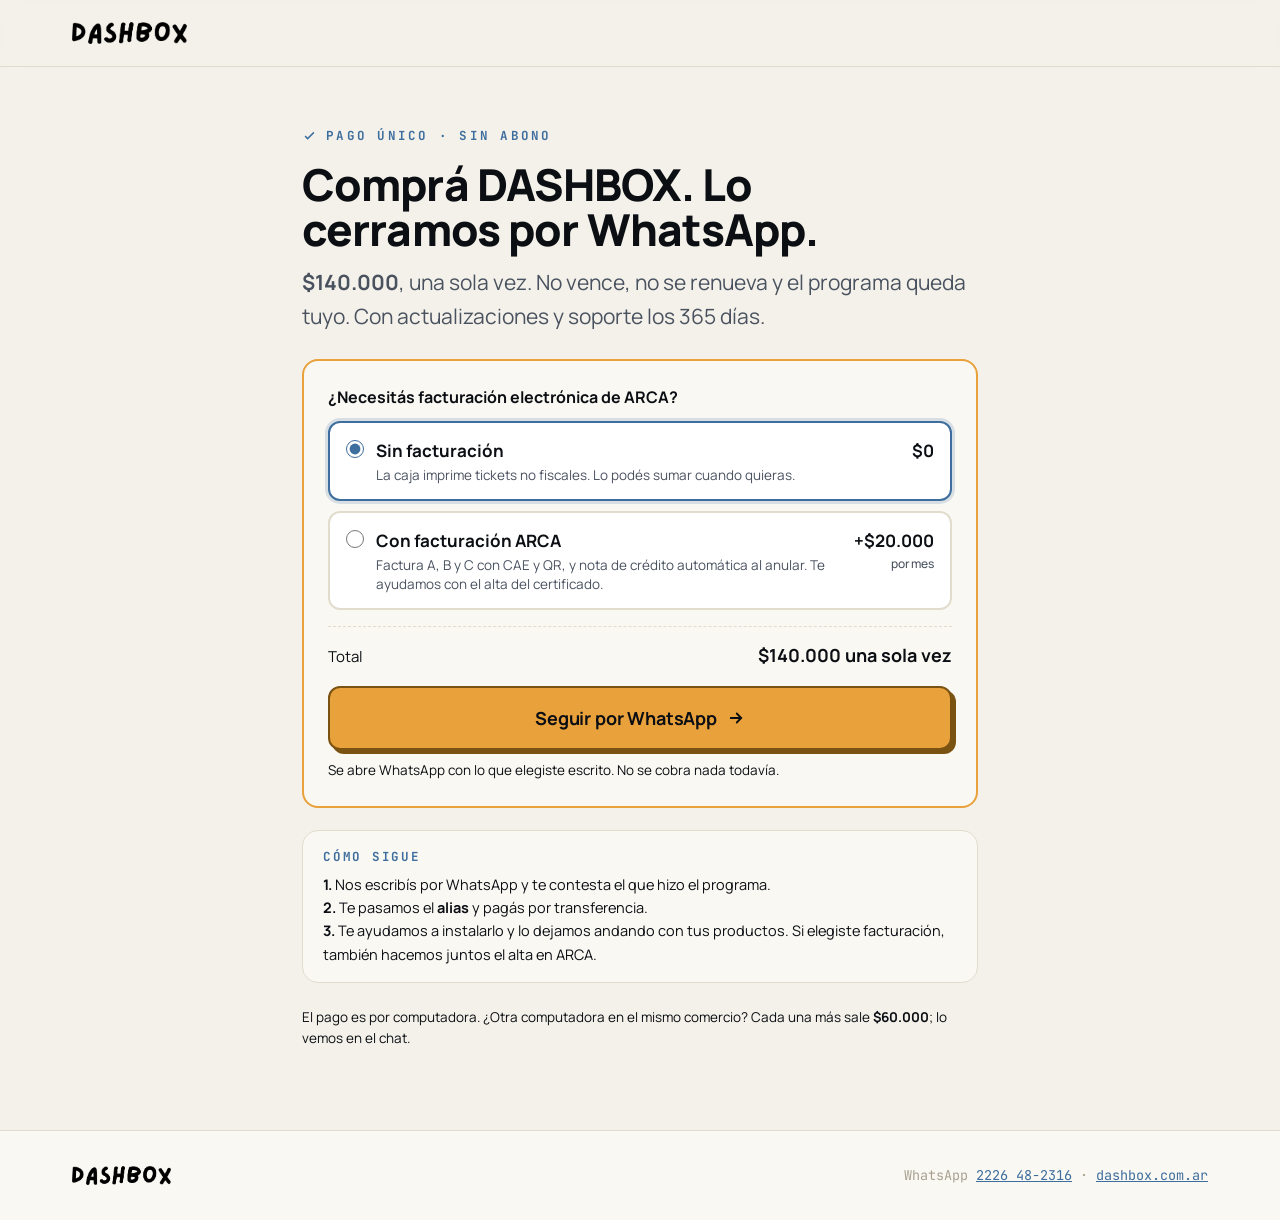
<file: comprar.html>
<!doctype html>
<html lang="es-AR">
<head>
<meta charset="utf-8" />
<meta name="viewport" content="width=device-width, initial-scale=1" />
<!-- Google Tag Manager -->
<script>(function(w,d,s,l,i){w[l]=w[l]||[];w[l].push({'gtm.start':
new Date().getTime(),event:'gtm.js'});var f=d.getElementsByTagName(s)[0],
j=d.createElement(s),dl=l!='dataLayer'?'&l='+l:'';j.async=true;j.src=
'https://www.googletagmanager.com/gtm.js?id='+i+dl;f.parentNode.insertBefore(j,f);
})(window,document,'script','dataLayer','GTM-NHLXC8S2');</script>
<!-- End Google Tag Manager -->

<title>Comprar DASHBOX — pago único, lo cerramos por WhatsApp</title>
<meta name="description" content="Comprá DASHBOX: $140.000 una sola vez, con facturación ARCA opcional. Lo cerramos por WhatsApp y te ayudamos a instalarlo." />
<meta name="robots" content="noindex, follow" />
<link rel="icon" href="/favicon.png" type="image/png" />
<link rel="apple-touch-icon" href="/favicon.png" />
<link rel="preconnect" href="https://fonts.googleapis.com">
<link rel="preconnect" href="https://fonts.gstatic.com" crossorigin>
<link href="https://fonts.googleapis.com/css2?family=Manrope:wght@400;500;600;700;800&family=JetBrains+Mono:wght@400;500;700&display=swap" rel="stylesheet">
<link rel="stylesheet" href="/styles.css" />
</head>
<body>
<!-- Google Tag Manager (noscript) -->
<noscript><iframe src="https://www.googletagmanager.com/ns.html?id=GTM-NHLXC8S2"
height="0" width="0" style="display:none;visibility:hidden"></iframe></noscript>
<!-- End Google Tag Manager (noscript) -->

<header class="nav">
  <div class="wrap row">
    <a class="brand" href="/"><img src="/logo.png" alt="DASHBOX" height="22" width="106"/></a>
  </div>
</header>

<section class="wrap" style="max-width:720px; padding-top:56px; padding-bottom:80px">
  <span class="eyebrow"><svg width="15" height="15" viewBox="0 0 24 24" fill="none" stroke="currentColor" stroke-width="2.4"><path d="M5 13l4 4L19 7"/></svg>Pago único · sin abono</span>
  <h1 style="font-size:clamp(30px,5vw,44px); margin-top:12px">Comprá <span class="np">DASHBOX</span>. Lo cerramos por WhatsApp.</h1>
  <p class="lead" style="margin-top:14px"><b>$140.000</b>, una sola vez. No vence, no se renueva y el programa queda tuyo. Con actualizaciones y soporte los 365 días.</p>

  <div style="margin-top:26px; background:var(--paper-2); border:2px solid var(--amber); border-radius:var(--r); padding:24px">
    <fieldset class="opciones">
      <legend>¿Necesitás facturación electrónica de ARCA?</legend>
      <label class="opcion">
        <input type="radio" name="facturacion" value="no" checked />
        <span><b>Sin facturación</b><small>La caja imprime tickets no fiscales. Lo podés sumar cuando quieras.</small></span>
        <span class="opcion-precio">$0</span>
      </label>
      <label class="opcion">
        <input type="radio" name="facturacion" value="si" />
        <span><b>Con facturación ARCA</b><small id="fact-detalle">Factura A, B y C con CAE y QR, y nota de crédito automática al anular. Te ayudamos con el alta del certificado.</small></span>
        <span class="opcion-precio">+$20.000<small>por mes</small></span>
      </label>
    </fieldset>

    <div class="total-compra" aria-live="polite">
      <span>Total</span>
      <b id="total">$140.000 una sola vez</b>
    </div>

    <a id="seguir" class="btn amber" href="https://wa.me/5492226482316?text=Hola!%20Quiero%20comprar%20DASHBOX" target="_blank" rel="noopener" data-medicion="propia" style="width:100%; justify-content:center; font-size:18px; padding:16px 20px; box-sizing:border-box; margin-top:16px">
      Seguir por WhatsApp
      <svg width="18" height="18" viewBox="0 0 24 24" fill="none" stroke="currentColor" stroke-width="2.4" stroke-linecap="round"><path d="M5 12h14M13 6l6 6-6 6"/></svg>
    </a>
    <p class="muted" style="margin:10px 0 0; font-size:13.5px">Se abre WhatsApp con lo que elegiste escrito. No se cobra nada todavía.</p>
  </div>

  <div style="margin-top:22px; background:var(--paper-2); border:1px solid var(--line); border-radius:var(--r); padding:16px 20px">
    <div class="mono" style="font-size:12.5px; color:var(--green); font-weight:700; letter-spacing:.14em">CÓMO SIGUE</div>
    <p style="margin:6px 0 0; font-size:14.5px"><b>1.</b> Nos escribís por WhatsApp y te contesta el que hizo el programa.<br/>
    <b>2.</b> Te pasamos el <b>alias</b> y pagás por transferencia.<br/>
    <b>3.</b> Te ayudamos a instalarlo y lo dejamos andando con tus productos. Si elegiste facturación, también hacemos juntos el alta en ARCA.</p>
  </div>

  <p class="muted" style="margin-top:24px; font-size:13.5px">El pago es por computadora. ¿Otra computadora en el mismo comercio? Cada una más sale <b>$60.000</b>; lo vemos en el chat.</p>
</section>

<footer>
  <div class="wrap row">
    <a class="brand" href="/"><img src="/logo.png" alt="DASHBOX" height="22" width="106"/></a>
    <span class="muted">WhatsApp <a href="https://wa.me/5492226482316" style="color:var(--green)">2226 48-2316</a> · <a href="/" style="color:var(--green)">dashbox.com.ar</a></span>
  </div>
</footer>

<script>
(function () {
  // Toda venta cierra por WhatsApp (decisión de Fermín, 2026-10-28): en el chat
  // se pasa el alias y se ayuda con la instalación. Esta página sólo arma el
  // mensaje con lo elegido. El link funciona igual sin JS, con el mensaje base.
  //
  // ?producto=gastro cambia el nombre y lo que factura: Gastro emite sólo
  // Factura C. Precios en docs/comercial/precios-y-oferta.md de la matriz.
  var PRECIO = 140000;
  var FACTURACION_MES = 20000;
  var WA = '5492226482316';
  var gastro = new URLSearchParams(location.search).get('producto') === 'gastro';
  var nombre = gastro ? 'DASHBOX Gastro' : 'DASHBOX Stock';

  if (gastro) {
    document.querySelectorAll('.np').forEach(function (n) { n.textContent = 'DASHBOX Gastro'; });
    document.title = 'Comprar DASHBOX Gastro — pago único, lo cerramos por WhatsApp';
    document.getElementById('fact-detalle').textContent =
      'Factura C con CAE y QR. Te ayudamos con el alta del certificado.';
  }

  function pesos(n) { return '$' + n.toLocaleString('es-AR'); }
  function conFacturacion() {
    return document.querySelector('input[name="facturacion"]:checked').value === 'si';
  }

  function actualizar() {
    var fact = conFacturacion();
    document.getElementById('total').textContent =
      pesos(PRECIO) + ' una sola vez' + (fact ? ' + ' + pesos(FACTURACION_MES) + ' por mes' : '');
    var texto = [
      'Hola! Quiero comprar ' + nombre + ' 👋',
      '',
      '• Programa: ' + pesos(PRECIO) + ' una sola vez',
      '• Facturación ARCA: ' + (fact ? 'Sí, ' + pesos(FACTURACION_MES) + ' por mes' : 'No por ahora'),
      '',
      '¿Me pasás el alias para pagar?'
    ].join('\n');
    document.getElementById('seguir').href = 'https://wa.me/' + WA + '?text=' + encodeURIComponent(texto);
  }

  document.querySelectorAll('input[name="facturacion"]').forEach(function (r) {
    r.addEventListener('change', actualizar);
  });
  actualizar();

  // El lead de compra: la conversión principal de Ads y Meta. medicion.js no
  // cuenta este botón (data-medicion="propia") para no duplicarlo.
  document.getElementById('seguir').addEventListener('click', function () {
    try {
      var fact = conFacturacion();
      window.dataLayer = window.dataLayer || [];
      window.dataLayer.push({
        event: 'whatsapp_lead', origen: 'comprar', producto: gastro ? 'gastro' : 'dashbox',
        facturacion: fact, value: PRECIO, currency: 'ARS'
      });
    } catch (e) { /* que un error de medición nunca frene el lead */ }
  });
})();
</script>
<script src="/medicion.js" defer></script>
</body>
</html>
</file>
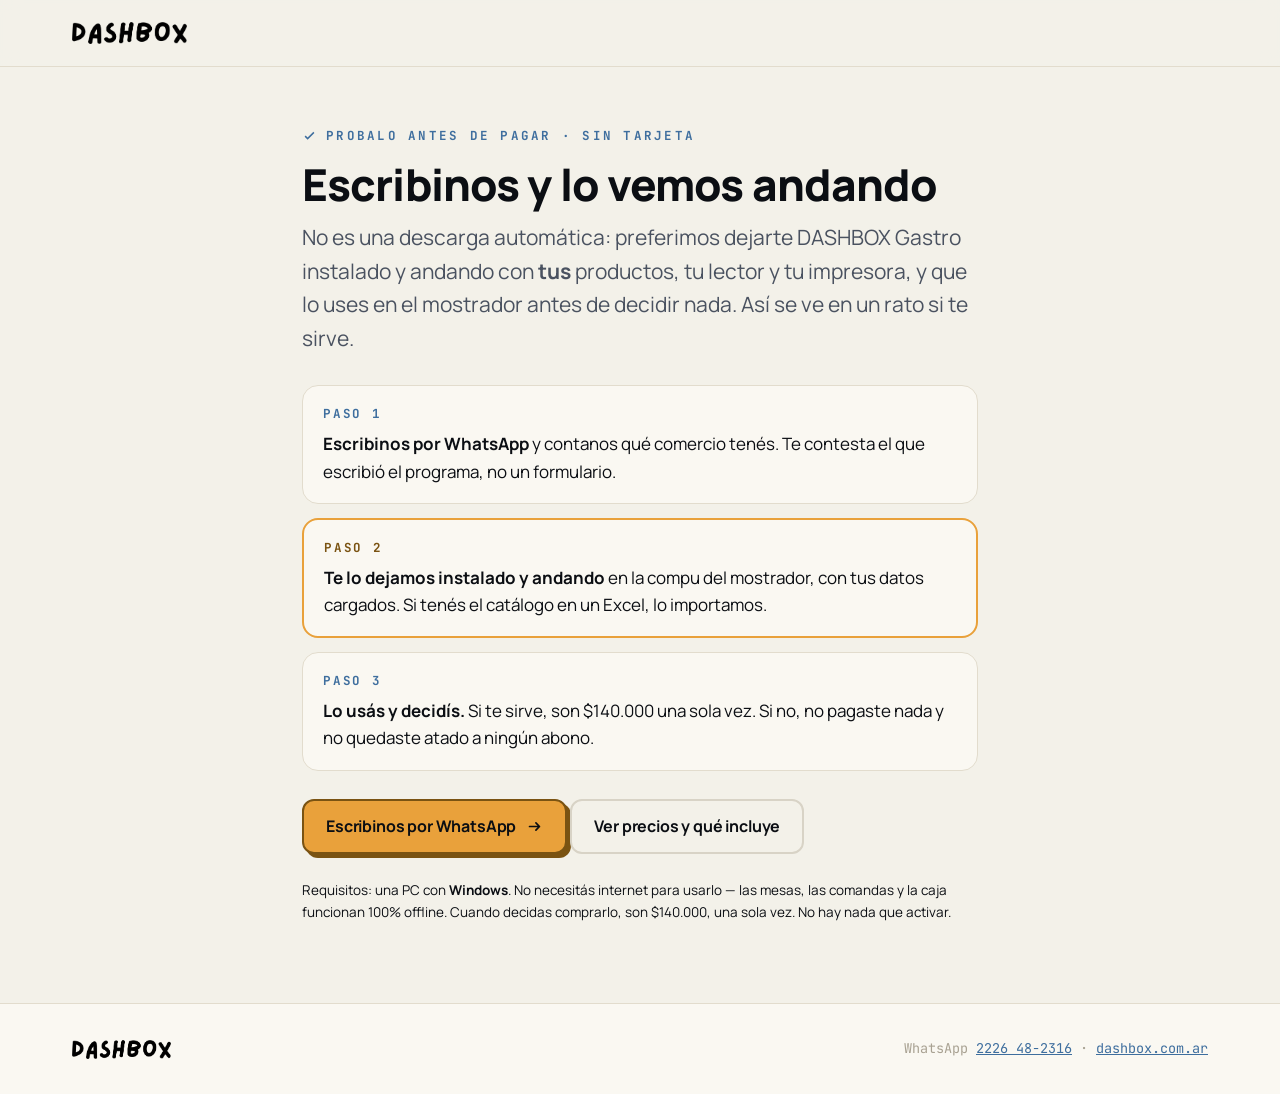
<file: descargar-gastro.html>
<!doctype html>
<html lang="es-AR">
<head>
<meta charset="utf-8" />
<meta name="viewport" content="width=device-width, initial-scale=1" />
<!-- Google Tag Manager -->
<script>(function(w,d,s,l,i){w[l]=w[l]||[];w[l].push({'gtm.start':
new Date().getTime(),event:'gtm.js'});var f=d.getElementsByTagName(s)[0],
j=d.createElement(s),dl=l!='dataLayer'?'&l='+l:'';j.async=true;j.src=
'https://www.googletagmanager.com/gtm.js?id='+i+dl;f.parentNode.insertBefore(j,f);
})(window,document,'script','dataLayer','GTM-NHLXC8S2');</script>
<!-- End Google Tag Manager -->

<!-- Google tag (gtag.js). Esta página ES el evento de conversión "descarga" de
     GASTRO: cuando crees la acción en Google Ads, apuntala a la vista de
     /descargar-gastro (la de Stock es /descargar, son dos eventos distintos). -->
<script async src="https://www.googletagmanager.com/gtag/js?id=AW-18345697254"></script>
<script>
  window.dataLayer = window.dataLayer || [];
  function gtag(){dataLayer.push(arguments);}
  gtag('js', new Date());
  gtag('config', 'AW-18345697254');
</script>

<title>Pedí DASHBOX Gastro — te lo dejamos instalado y andando</title>
<meta name="description" content="Escribinos y coordinamos: te dejamos DASHBOX Gastro instalado y andando con tus datos, para que lo veas funcionando antes de pagar." />
<meta name="robots" content="noindex, follow" />
<link rel="icon" href="/favicon.png" type="image/png" />
<link rel="apple-touch-icon" href="/favicon.png" />
<link rel="preconnect" href="https://fonts.googleapis.com">
<link rel="preconnect" href="https://fonts.gstatic.com" crossorigin>
<link href="https://fonts.googleapis.com/css2?family=Manrope:wght@400;500;600;700;800&family=JetBrains+Mono:wght@400;500;700&display=swap" rel="stylesheet">
<link rel="stylesheet" href="/styles.css" />

<!-- ⚠️ Esta página YA NO entrega el .exe (2026-09-22). El programa dejó de
     tener licencia, así que un instalador de descarga pública es el programa
     regalado: el link es lo único que sostiene el cobro y se manda por
     WhatsApp al que pagó. La página sigue siendo el destino de conversión de
     Google Ads — lo que cambió es que la conversión ahora es un contacto, no
     una descarga. El instalador sigue existiendo en /instalador para /gracias. -->
</head>
<body>
<!-- Google Tag Manager (noscript) -->
<noscript><iframe src="https://www.googletagmanager.com/ns.html?id=GTM-NHLXC8S2"
height="0" width="0" style="display:none;visibility:hidden"></iframe></noscript>
<!-- End Google Tag Manager (noscript) -->

<header class="nav">
  <div class="wrap row">
    <a class="brand" href="/"><img src="/logo.png" alt="DASHBOX" height="22" width="106"/></a>
  </div>
</header>

<section class="wrap" style="max-width:720px; padding-top:56px; padding-bottom:80px">
  <span class="eyebrow"><svg width="15" height="15" viewBox="0 0 24 24" fill="none" stroke="currentColor" stroke-width="2.4"><path d="M5 13l4 4L19 7"/></svg>Probalo antes de pagar · sin tarjeta</span>
  <h1 style="font-size:clamp(30px,5vw,44px); margin-top:12px">Escribinos y lo vemos andando</h1>
  <p class="lead" style="margin-top:14px">No es una descarga automática: preferimos dejarte DASHBOX Gastro instalado y andando con <b>tus</b> productos, tu lector y tu impresora, y que lo uses en el mostrador antes de decidir nada. Así se ve en un rato si te sirve.</p>

  <div style="margin-top:30px; display:grid; gap:14px">
    <div style="background:var(--paper-2); border:1px solid var(--line); border-radius:var(--r); padding:18px 20px">
      <div class="mono" style="font-size:12.5px; color:var(--green); font-weight:700; letter-spacing:.14em">PASO 1</div>
      <p style="margin:6px 0 0"><b>Escribinos por WhatsApp</b> y contanos qué comercio tenés. Te contesta el que escribió el programa, no un formulario.</p>
    </div>
    <div style="background:var(--paper-2); border:2px solid var(--amber); border-radius:var(--r); padding:18px 20px">
      <div class="mono" style="font-size:12.5px; color:var(--amber-ink); font-weight:700; letter-spacing:.14em">PASO 2</div>
      <p style="margin:6px 0 0"><b>Te lo dejamos instalado y andando</b> en la compu del mostrador, con tus datos cargados. Si tenés el catálogo en un Excel, lo importamos.</p>
    </div>
    <div style="background:var(--paper-2); border:1px solid var(--line); border-radius:var(--r); padding:18px 20px">
      <div class="mono" style="font-size:12.5px; color:var(--green); font-weight:700; letter-spacing:.14em">PASO 3</div>
      <p style="margin:6px 0 0"><b>Lo usás y decidís.</b> Si te sirve, son $140.000 una sola vez. Si no, no pagaste nada y no quedaste atado a ningún abono.</p>
    </div>
  </div>

  <div class="cta-row" style="margin-top:28px">
    <a class="btn amber" href="https://wa.me/5492226482316?text=Hola!%20Quiero%20probar%20DASHBOX%20Gastro%20en%20mi%20local" target="_blank" rel="noopener">Escribinos por WhatsApp
      <svg width="17" height="17" viewBox="0 0 24 24" fill="none" stroke="currentColor" stroke-width="2.4" stroke-linecap="round"><path d="M5 12h14m0 0l-5-5m5 5l-5 5"/></svg></a>
    <a class="btn ghost" href="/comprar?producto=gastro" target="_blank" rel="noopener">Ver precios y qué incluye</a>
  </div>

  <p class="muted" style="margin-top:26px; font-size:13.5px">Requisitos: una PC con <b>Windows</b>. No necesitás internet para usarlo — las mesas, las comandas y la caja funcionan 100% offline. Cuando decidas comprarlo, son $140.000, una sola vez. No hay nada que activar.</p>
</section>

<footer>
  <div class="wrap row">
    <a class="brand" href="/"><img src="/logo.png" alt="DASHBOX" height="22" width="106"/></a>
    <span class="muted">WhatsApp <a href="https://wa.me/5492226482316" style="color:var(--green)">2226 48-2316</a> · <a href="/" style="color:var(--green)">dashbox.com.ar</a></span>
  </div>
</footer>
<a class="wa-flotante" href="https://wa.me/5492226482316?text=Hola!%20Quiero%20saber%20si%20DASHBOX%20Gastro%20me%20sirve%20para%20mi%20local" target="_blank" rel="noopener" aria-label="Escribinos por WhatsApp"><svg width="20" height="20" viewBox="0 0 24 24" fill="currentColor" aria-hidden="true"><path d="M12 2a10 10 0 0 0-8.6 15.1L2 22l5-1.3A10 10 0 1 0 12 2zm5.3 14.2c-.2.6-1.3 1.2-1.8 1.2-.5.1-1 .2-3.3-.7-2.8-1.1-4.6-4-4.7-4.2-.1-.2-1.1-1.5-1.1-2.9s.7-2 1-2.3c.2-.3.5-.3.7-.3h.5c.2 0 .4 0 .6.5l.8 2c.1.2.1.4 0 .5l-.3.5-.4.4c-.1.2-.3.3-.1.6.2.3.8 1.3 1.7 2.1 1.2 1 2.1 1.3 2.4 1.5.3.1.5.1.6-.1l.9-1c.2-.3.4-.2.6-.1l1.9.9c.3.1.5.2.5.3.1.2.1.7-.1 1.2z"/></svg>WhatsApp</a>
<script src="/medicion.js" defer></script>
</body>
</html>
</file>
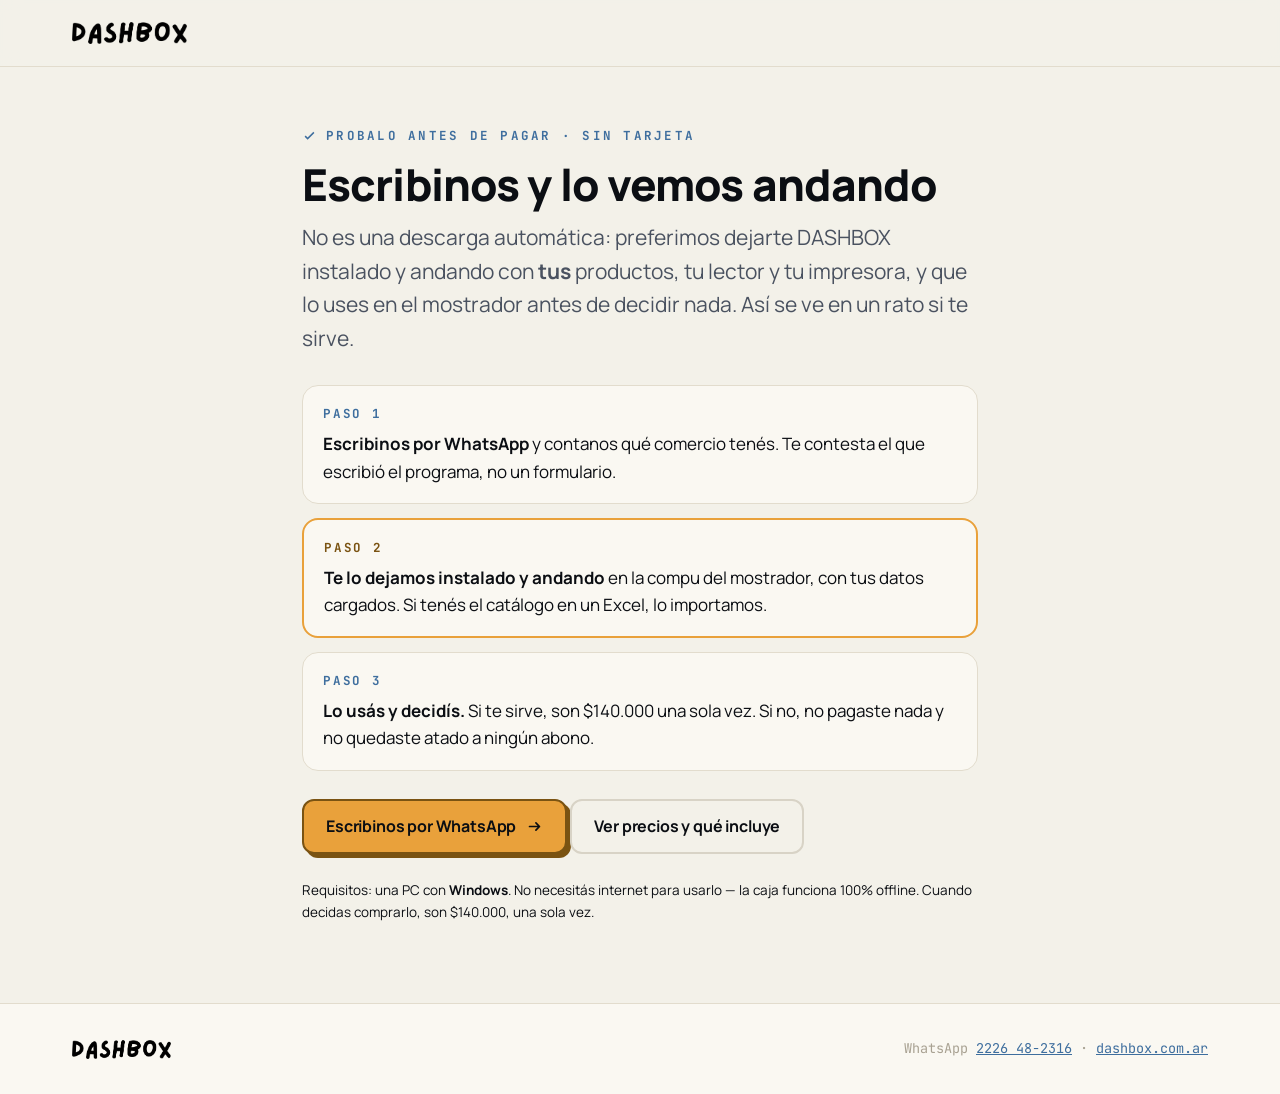
<file: descargar.html>
<!doctype html>
<html lang="es-AR">
<head>
<meta charset="utf-8" />
<meta name="viewport" content="width=device-width, initial-scale=1" />
<!-- Google Tag Manager -->
<script>(function(w,d,s,l,i){w[l]=w[l]||[];w[l].push({'gtm.start':
new Date().getTime(),event:'gtm.js'});var f=d.getElementsByTagName(s)[0],
j=d.createElement(s),dl=l!='dataLayer'?'&l='+l:'';j.async=true;j.src=
'https://www.googletagmanager.com/gtm.js?id='+i+dl;f.parentNode.insertBefore(j,f);
})(window,document,'script','dataLayer','GTM-NHLXC8S2');</script>
<!-- End Google Tag Manager -->

<!-- Google tag (gtag.js). Esta página ES el evento de conversión "descarga":
     cuando crees la acción en Google Ads, apuntala a la vista de /descargar. -->
<script async src="https://www.googletagmanager.com/gtag/js?id=AW-18345697254"></script>
<script>
  window.dataLayer = window.dataLayer || [];
  function gtag(){dataLayer.push(arguments);}
  gtag('js', new Date());
  gtag('config', 'AW-18345697254');
</script>

<title>Pedí DASHBOX — te lo dejamos instalado y andando</title>
<meta name="description" content="Escribinos y coordinamos: te dejamos DASHBOX instalado y andando con tus datos, para que lo veas funcionando antes de pagar." />
<meta name="robots" content="noindex, follow" />
<link rel="icon" href="/favicon.png" type="image/png" />
<link rel="apple-touch-icon" href="/favicon.png" />
<link rel="preconnect" href="https://fonts.googleapis.com">
<link rel="preconnect" href="https://fonts.gstatic.com" crossorigin>
<link href="https://fonts.googleapis.com/css2?family=Manrope:wght@400;500;600;700;800&family=JetBrains+Mono:wght@400;500;700&display=swap" rel="stylesheet">
<link rel="stylesheet" href="/styles.css" />

<!-- ⚠️ Esta página YA NO entrega el .exe (2026-09-22). El programa dejó de
     tener licencia, así que un instalador de descarga pública es el programa
     regalado: el link es lo único que sostiene el cobro y se manda por
     WhatsApp al que pagó. La página sigue siendo el destino de conversión de
     Google Ads — lo que cambió es que la conversión ahora es un contacto, no
     una descarga. El instalador sigue existiendo en /instalador para /gracias. -->
</head>
<body>
<!-- Google Tag Manager (noscript) -->
<noscript><iframe src="https://www.googletagmanager.com/ns.html?id=GTM-NHLXC8S2"
height="0" width="0" style="display:none;visibility:hidden"></iframe></noscript>
<!-- End Google Tag Manager (noscript) -->

<header class="nav">
  <div class="wrap row">
    <a class="brand" href="/"><img src="/logo.png" alt="DASHBOX" height="22" width="106"/></a>
  </div>
</header>

<section class="wrap" style="max-width:720px; padding-top:56px; padding-bottom:80px">
  <span class="eyebrow"><svg width="15" height="15" viewBox="0 0 24 24" fill="none" stroke="currentColor" stroke-width="2.4"><path d="M5 13l4 4L19 7"/></svg>Probalo antes de pagar · sin tarjeta</span>
  <h1 style="font-size:clamp(30px,5vw,44px); margin-top:12px">Escribinos y lo vemos andando</h1>
  <p class="lead" style="margin-top:14px">No es una descarga automática: preferimos dejarte DASHBOX instalado y andando con <b>tus</b> productos, tu lector y tu impresora, y que lo uses en el mostrador antes de decidir nada. Así se ve en un rato si te sirve.</p>

  <div style="margin-top:30px; display:grid; gap:14px">
    <div style="background:var(--paper-2); border:1px solid var(--line); border-radius:var(--r); padding:18px 20px">
      <div class="mono" style="font-size:12.5px; color:var(--green); font-weight:700; letter-spacing:.14em">PASO 1</div>
      <p style="margin:6px 0 0"><b>Escribinos por WhatsApp</b> y contanos qué comercio tenés. Te contesta el que escribió el programa, no un formulario.</p>
    </div>
    <div style="background:var(--paper-2); border:2px solid var(--amber); border-radius:var(--r); padding:18px 20px">
      <div class="mono" style="font-size:12.5px; color:var(--amber-ink); font-weight:700; letter-spacing:.14em">PASO 2</div>
      <p style="margin:6px 0 0"><b>Te lo dejamos instalado y andando</b> en la compu del mostrador, con tus datos cargados. Si tenés el catálogo en un Excel, lo importamos.</p>
    </div>
    <div style="background:var(--paper-2); border:1px solid var(--line); border-radius:var(--r); padding:18px 20px">
      <div class="mono" style="font-size:12.5px; color:var(--green); font-weight:700; letter-spacing:.14em">PASO 3</div>
      <p style="margin:6px 0 0"><b>Lo usás y decidís.</b> Si te sirve, son $140.000 una sola vez. Si no, no pagaste nada y no quedaste atado a ningún abono.</p>
    </div>
  </div>

  <div class="cta-row" style="margin-top:28px">
    <a class="btn amber" href="https://wa.me/5492226482316?text=Hola!%20Quiero%20probar%20DASHBOX%20en%20mi%20comercio" target="_blank" rel="noopener">Escribinos por WhatsApp
      <svg width="17" height="17" viewBox="0 0 24 24" fill="none" stroke="currentColor" stroke-width="2.4" stroke-linecap="round"><path d="M5 12h14m0 0l-5-5m5 5l-5 5"/></svg></a>
    <a class="btn ghost" href="/comprar" target="_blank" rel="noopener">Ver precios y qué incluye</a>
  </div>

  <p class="muted" style="margin-top:26px; font-size:13.5px">Requisitos: una PC con <b>Windows</b>. No necesitás internet para usarlo — la caja funciona 100% offline. Cuando decidas comprarlo, son $140.000, una sola vez.</p>
</section>

<footer>
  <div class="wrap row">
    <a class="brand" href="/"><img src="/logo.png" alt="DASHBOX" height="22" width="106"/></a>
    <span class="muted">WhatsApp <a href="https://wa.me/5492226482316" style="color:var(--green)">2226 48-2316</a> · <a href="/" style="color:var(--green)">dashbox.com.ar</a></span>
  </div>
</footer>
<a class="wa-flotante" href="https://wa.me/5492226482316?text=Hola!%20Quiero%20saber%20si%20DASHBOX%20me%20sirve%20para%20mi%20comercio" target="_blank" rel="noopener" aria-label="Escribinos por WhatsApp"><svg width="20" height="20" viewBox="0 0 24 24" fill="currentColor" aria-hidden="true"><path d="M12 2a10 10 0 0 0-8.6 15.1L2 22l5-1.3A10 10 0 1 0 12 2zm5.3 14.2c-.2.6-1.3 1.2-1.8 1.2-.5.1-1 .2-3.3-.7-2.8-1.1-4.6-4-4.7-4.2-.1-.2-1.1-1.5-1.1-2.9s.7-2 1-2.3c.2-.3.5-.3.7-.3h.5c.2 0 .4 0 .6.5l.8 2c.1.2.1.4 0 .5l-.3.5-.4.4c-.1.2-.3.3-.1.6.2.3.8 1.3 1.7 2.1 1.2 1 2.1 1.3 2.4 1.5.3.1.5.1.6-.1l.9-1c.2-.3.4-.2.6-.1l1.9.9c.3.1.5.2.5.3.1.2.1.7-.1 1.2z"/></svg>WhatsApp</a>
<script src="/medicion.js" defer></script>
</body>
</html>
</file>
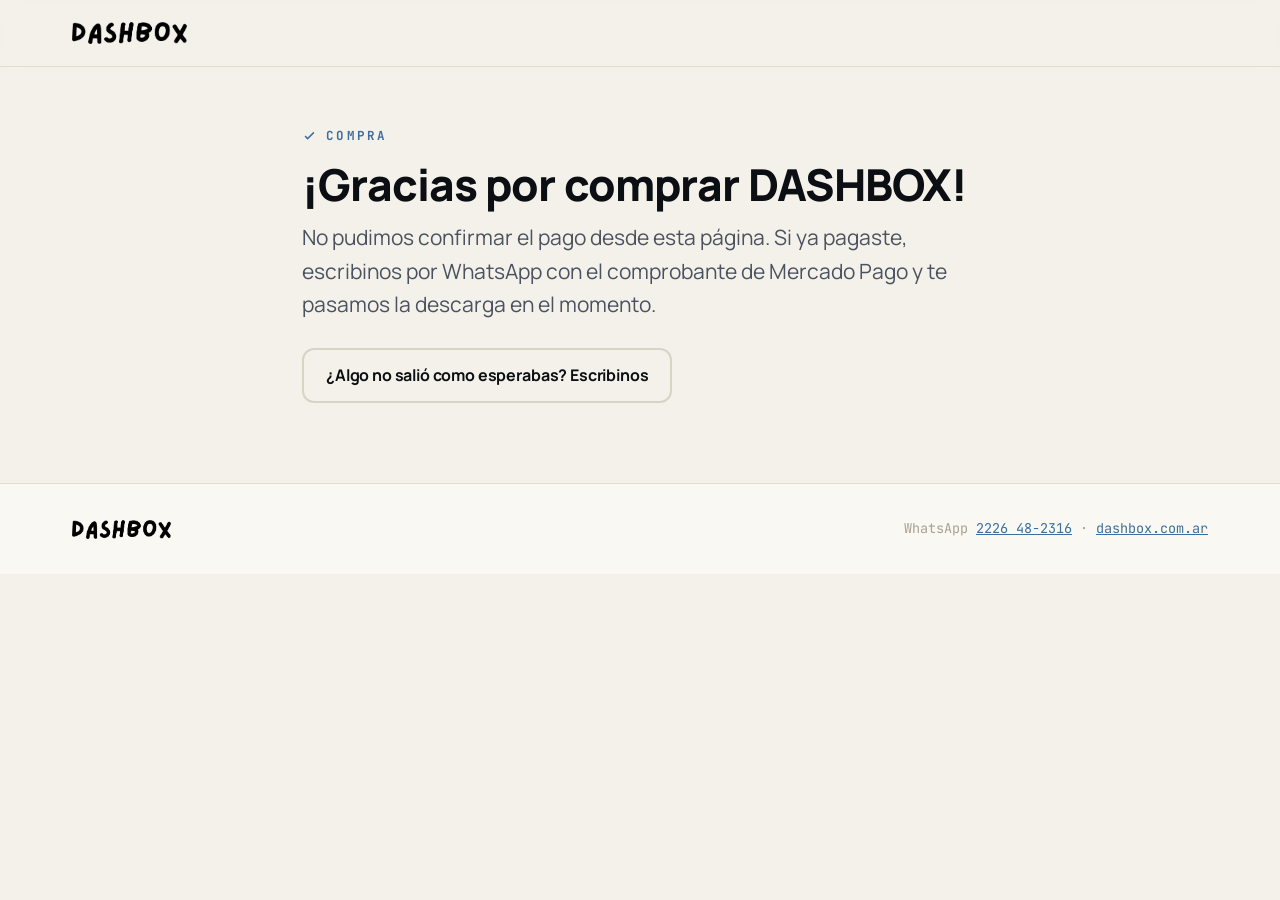
<file: gracias.html>
<!doctype html>
<html lang="es-AR">
<head>
<meta charset="utf-8" />
<meta name="viewport" content="width=device-width, initial-scale=1" />
<!-- Google Tag Manager -->
<script>(function(w,d,s,l,i){w[l]=w[l]||[];w[l].push({'gtm.start':
new Date().getTime(),event:'gtm.js'});var f=d.getElementsByTagName(s)[0],
j=d.createElement(s),dl=l!='dataLayer'?'&l='+l:'';j.async=true;j.src=
'https://www.googletagmanager.com/gtm.js?id='+i+dl;f.parentNode.insertBefore(j,f);
})(window,document,'script','dataLayer','GTM-NHLXC8S2');</script>
<!-- End Google Tag Manager -->

<title>¡Gracias! Tu compra de DASHBOX</title>
<meta name="description" content="Compra confirmada. Acá está tu descarga de DASHBOX." />
<meta name="robots" content="noindex, nofollow" />
<link rel="icon" href="/favicon.png" type="image/png" />
<link rel="apple-touch-icon" href="/favicon.png" />
<link rel="preconnect" href="https://fonts.googleapis.com">
<link rel="preconnect" href="https://fonts.gstatic.com" crossorigin>
<link href="https://fonts.googleapis.com/css2?family=Manrope:wght@400;500;600;700;800&family=JetBrains+Mono:wght@400;500;700&display=swap" rel="stylesheet">
<link rel="stylesheet" href="/styles.css" />
</head>
<body>
<!-- Google Tag Manager (noscript) -->
<noscript><iframe src="https://www.googletagmanager.com/ns.html?id=GTM-NHLXC8S2"
height="0" width="0" style="display:none;visibility:hidden"></iframe></noscript>
<!-- End Google Tag Manager (noscript) -->

<header class="nav">
  <div class="wrap row">
    <a class="brand" href="/"><img src="/logo.png" alt="DASHBOX" height="22" width="106"/></a>
  </div>
</header>

<section class="wrap" style="max-width:720px; padding-top:56px; padding-bottom:80px">
  <span class="eyebrow"><svg width="15" height="15" viewBox="0 0 24 24" fill="none" stroke="currentColor" stroke-width="2.4"><path d="M5 13l4 4L19 7"/></svg><span id="chip">Verificando tu pago…</span></span>
  <h1 id="titulo" style="font-size:clamp(30px,5vw,44px); margin-top:12px">¡Gracias por comprar <span id="np">DASHBOX</span>!</h1>

  <!-- Mientras /api/verificar consulta a Mercado Pago -->
  <div id="modo-verificando">
    <p class="lead" style="margin-top:14px">Estamos confirmando el pago con Mercado Pago. Tarda unos segundos.</p>
  </div>

  <!-- Pago aprobado: la descarga -->
  <div id="modo-aprobado" style="display:none">
    <p class="lead" style="margin-top:14px"><b>Tu pago está aprobado.</b> Abajo está tu descarga. Guardá esta página o el comprobante de Mercado Pago: con eso te reenviamos el link si alguna vez tenés que reinstalar.</p>
    <div style="margin-top:22px; background:var(--paper-2); border:2px solid var(--amber); border-radius:var(--r); padding:16px 20px">
      <div class="mono" style="font-size:12.5px; color:var(--amber-ink); font-weight:700; letter-spacing:.14em">TU DESCARGA</div>
      <p style="margin:6px 0 0; font-size:14.5px"><b>1.</b> <a id="link-descarga" href="#" target="_blank" rel="noopener" style="color:var(--green); font-weight:700">Descargá e instalá el programa</a> en la computadora del mostrador.<br/>
      <b>2.</b> Windows puede avisarte que «protegió tu equipo» porque el programa es nuevo: tocá <b>«Más información»</b> → <b>«Ejecutar de todas formas»</b>.<br/>
      <b>3.</b> Listo, ya podés vender. <b>No hay nada que activar</b> y no vence nunca.</p>
    </div>
    <div style="margin-top:14px; background:var(--paper-2); border:1px solid var(--line); border-radius:var(--r); padding:16px 20px; font-size:14.5px">
      ¿Querés que te lo dejemos andando con tus productos, el lector y la impresora? Escribinos por WhatsApp y lo hacemos juntos.
    </div>
  </div>

  <!-- Pago pendiente (Rapipago, Pago Fácil, transferencia en revisión) -->
  <div id="modo-pendiente" style="display:none">
    <p class="lead" style="margin-top:14px">Tu pago figura <b>pendiente de acreditación</b>. Pasa con algunos medios de pago. Apenas se acredite, escribinos por WhatsApp con el comprobante y te pasamos la descarga en el momento.</p>
  </div>

  <!-- Sin pago válido en la URL, rechazado o no se pudo verificar -->
  <div id="modo-generico" style="display:none">
    <p class="lead" style="margin-top:14px" id="texto-generico">No pudimos confirmar el pago desde esta página. Si ya pagaste, escribinos por WhatsApp con el comprobante de Mercado Pago y te pasamos la descarga en el momento.</p>
  </div>

  <div class="cta-row" style="margin-top:26px">
    <a class="btn ghost" id="link-wa" href="https://wa.me/5492226482316?text=Hola!%20Acabo%20de%20comprar%20DASHBOX%20y%20tengo%20una%20consulta" target="_blank" rel="noopener">¿Algo no salió como esperabas? Escribinos</a>
  </div>
</section>

<footer>
  <div class="wrap row">
    <a class="brand" href="/"><img src="/logo.png" alt="DASHBOX" height="22" width="106"/></a>
    <span class="muted">WhatsApp <a href="https://wa.me/5492226482316" style="color:var(--green)">2226 48-2316</a> · <a href="/" style="color:var(--green)">dashbox.com.ar</a></span>
  </div>
</footer>

<script>
(function () {
  // Mercado Pago vuelve con ?payment_id&status&external_reference. Nada de la
  // URL se cree: /api/verificar le pregunta a MP si el pago existe, es de esta
  // web, está aprobado y es por el precio completo. Recién ahí aparece la
  // descarga y se le avisa la compra a Ads y a Meta, una sola vez por pago.
  var p = new URLSearchParams(location.search);
  var pagoId = p.get('payment_id') || p.get('collection_id') || '';
  var ref = (p.get('external_reference') || '').split(':');
  var esGastro = ref[1] === 'gastro';
  if (esGastro) {
    document.getElementById('np').textContent = 'DASHBOX Gastro';
    document.getElementById('link-wa').href =
      'https://wa.me/5492226482316?text=' + encodeURIComponent('Hola! Acabo de comprar DASHBOX Gastro y tengo una consulta');
  }

  function mostrar(modo, chip) {
    ['verificando', 'aprobado', 'pendiente', 'generico'].forEach(function (m) {
      document.getElementById('modo-' + m).style.display = m === modo ? 'block' : 'none';
    });
    document.getElementById('chip').textContent = chip;
  }

  function avisarCompra(r) {
    var clave = 'dbx-compra-' + pagoId;
    try { if (localStorage.getItem(clave)) return; localStorage.setItem(clave, '1'); } catch (e) {}
    try {
      window.dataLayer = window.dataLayer || [];
      window.dataLayer.push({
        event: 'compra_confirmada', transaction_id: pagoId, value: r.monto, currency: 'ARS', producto: r.producto
      });
      if (typeof window.gtag === 'function') {
        window.gtag('event', 'purchase', {
          transaction_id: pagoId, value: r.monto, currency: 'ARS', items: [{ item_id: r.producto }]
        });
      }
    } catch (e) { /* que un error de medición nunca tape la descarga */ }
  }

  if (!/^\d{6,20}$/.test(pagoId)) {
    if (p.get('status') === 'pending' || p.get('collection_status') === 'pending') mostrar('pendiente', 'Pago pendiente');
    else mostrar('generico', 'Compra');
    return;
  }

  fetch('/api/verificar?payment_id=' + encodeURIComponent(pagoId))
    .then(function (r) { return r.ok ? r.json() : Promise.reject(r.status); })
    .then(function (r) {
      if (r.producto === 'gastro') document.getElementById('np').textContent = 'DASHBOX Gastro';
      if (r.estado === 'aprobado' && r.descarga) {
        document.getElementById('link-descarga').href = r.descarga;
        mostrar('aprobado', 'Compra confirmada');
        avisarCompra(r);
      } else if (r.estado === 'pendiente') {
        mostrar('pendiente', 'Pago pendiente');
      } else {
        document.getElementById('texto-generico').textContent =
          'Mercado Pago no aprobó este pago, así que no se te cobró. Podés intentarlo de nuevo desde la página de compra o escribirnos por WhatsApp.';
        mostrar('generico', 'Pago no aprobado');
      }
    })
    .catch(function () { mostrar('generico', 'Compra'); });
})();
</script>
<script src="/medicion.js" defer></script>
</body>
</html>
</file>
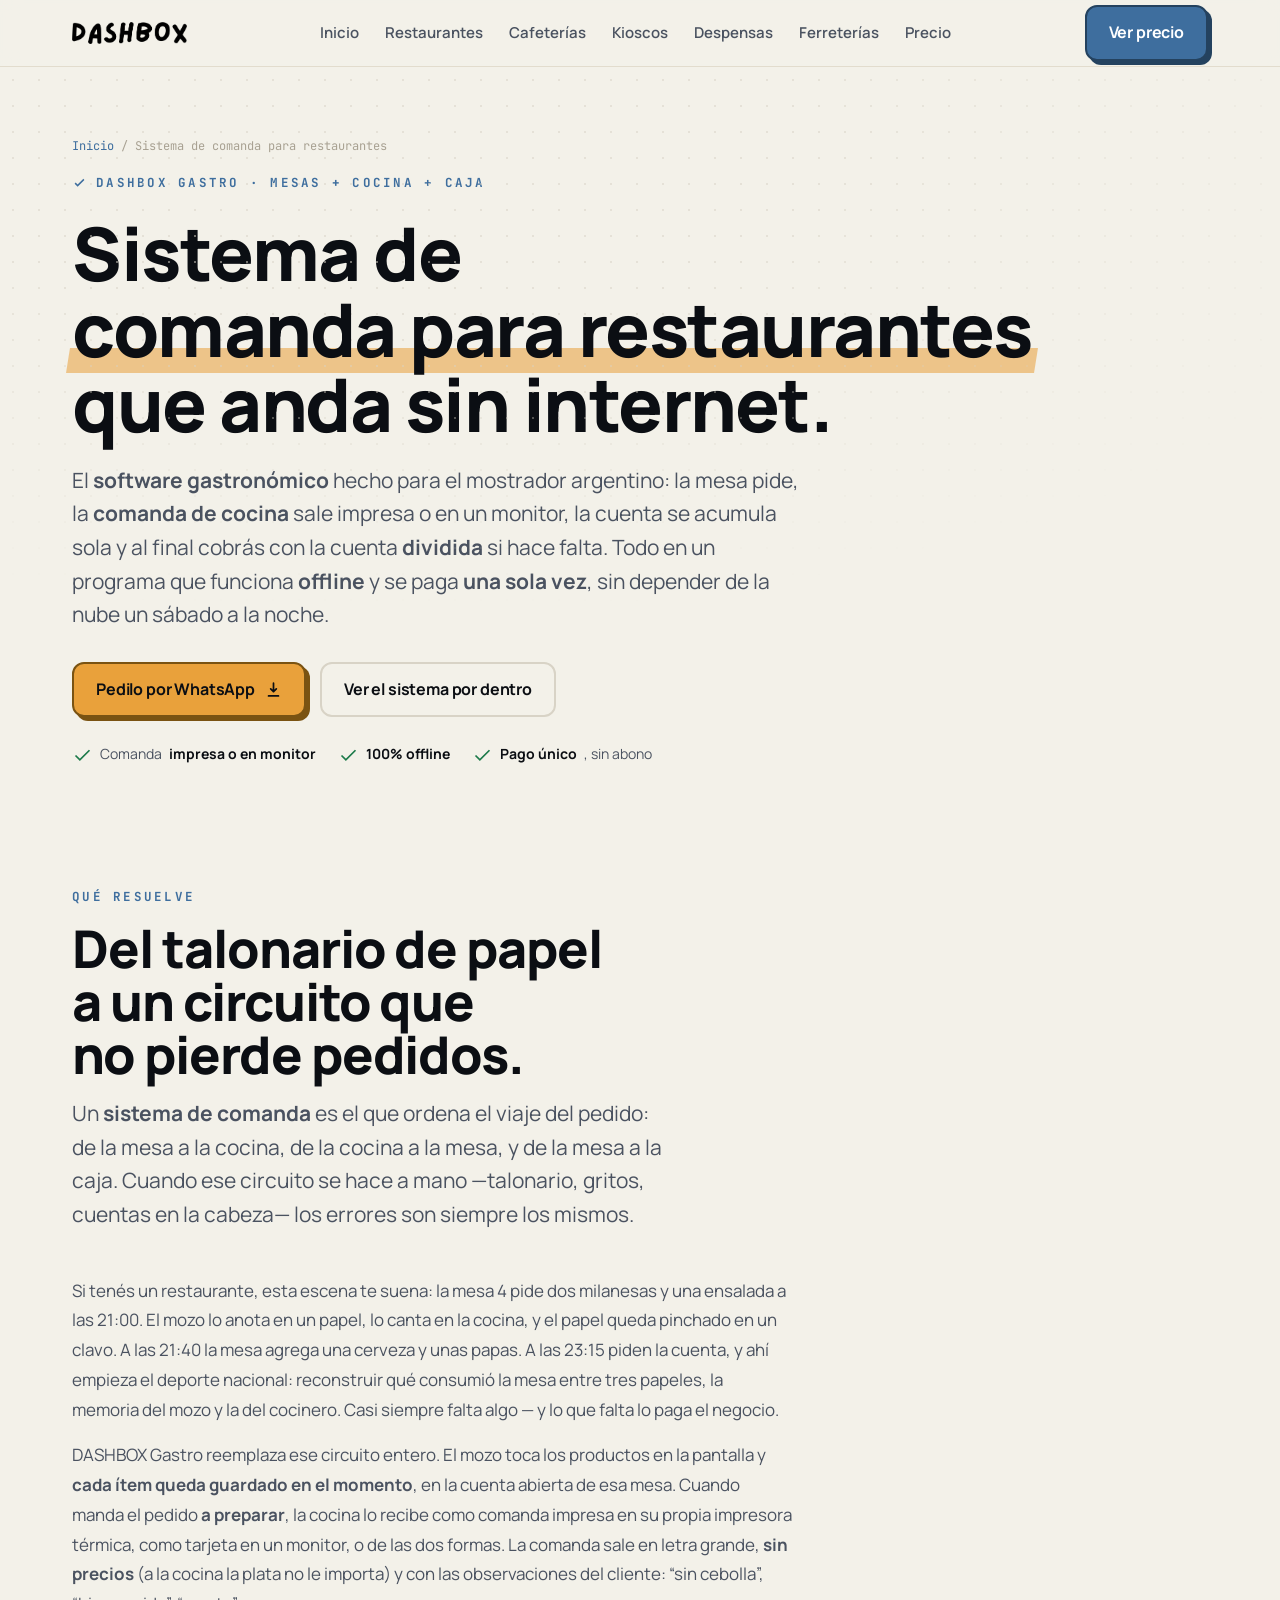
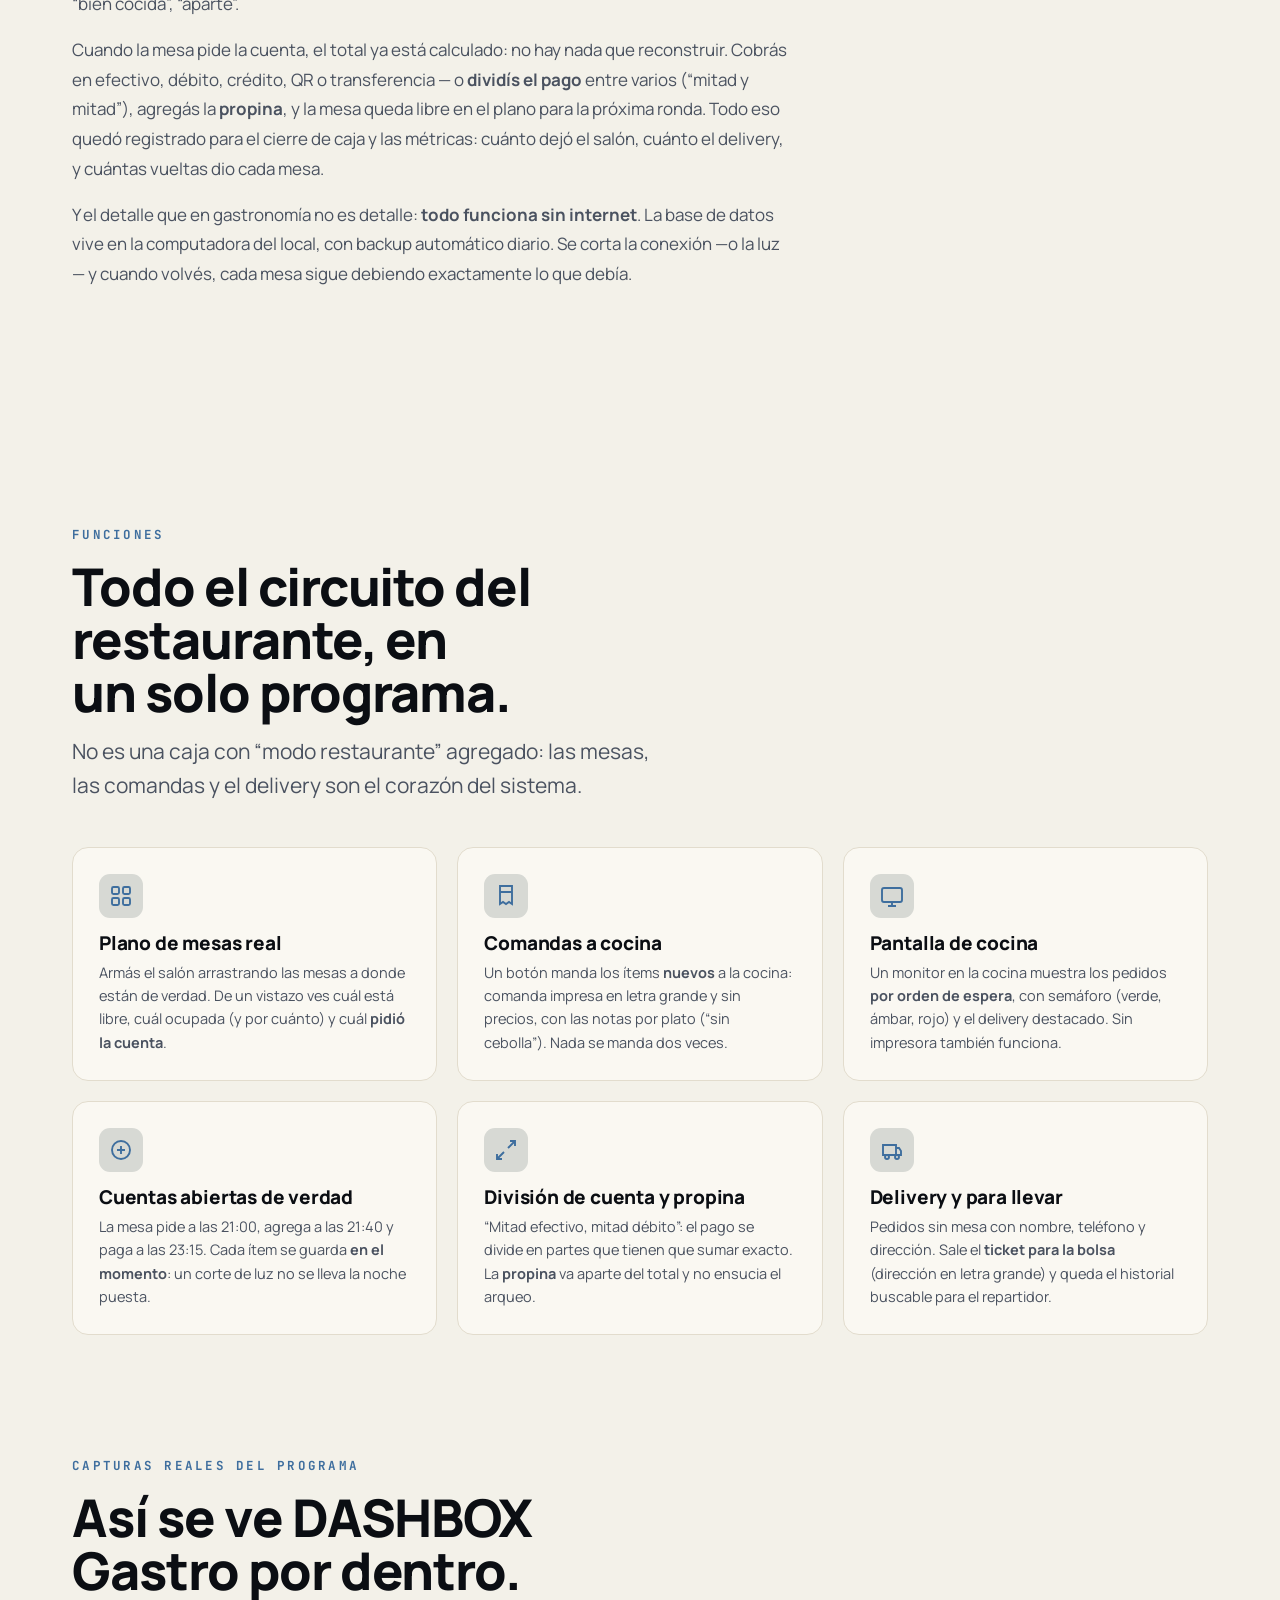
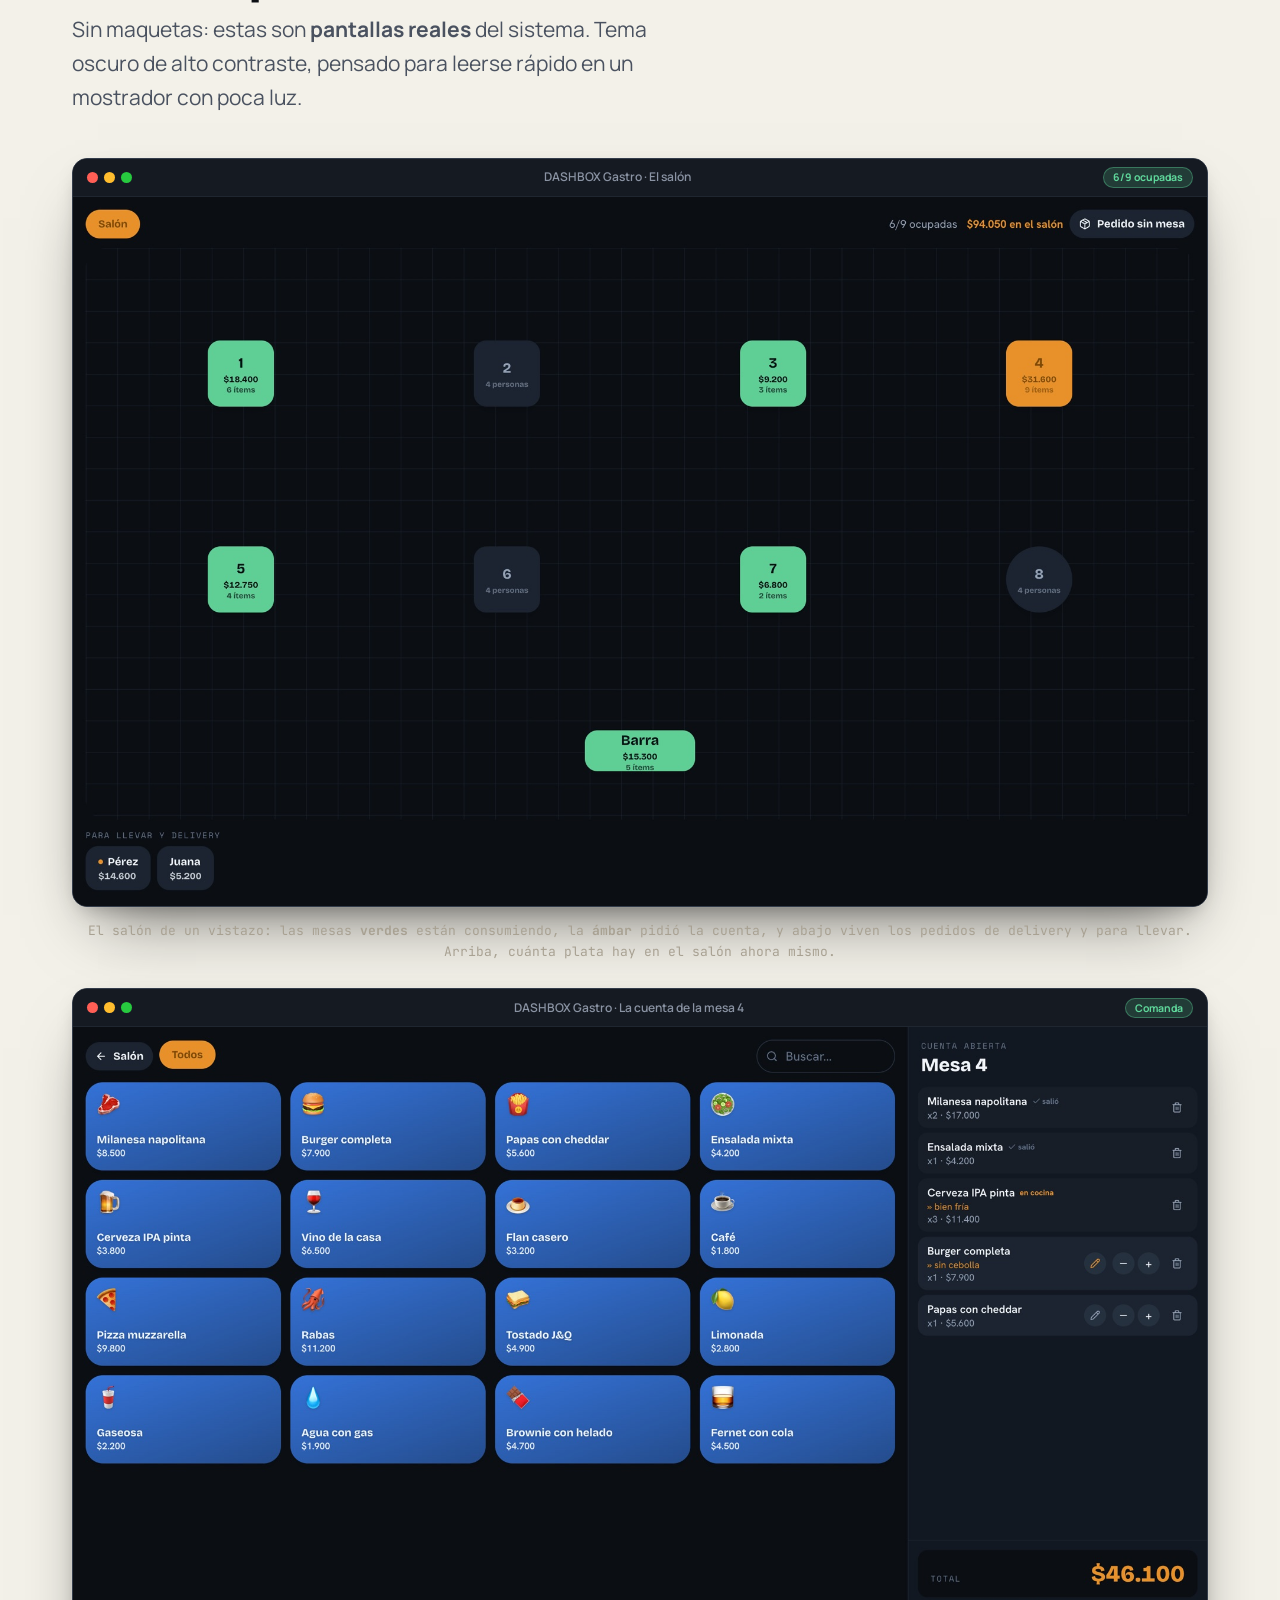
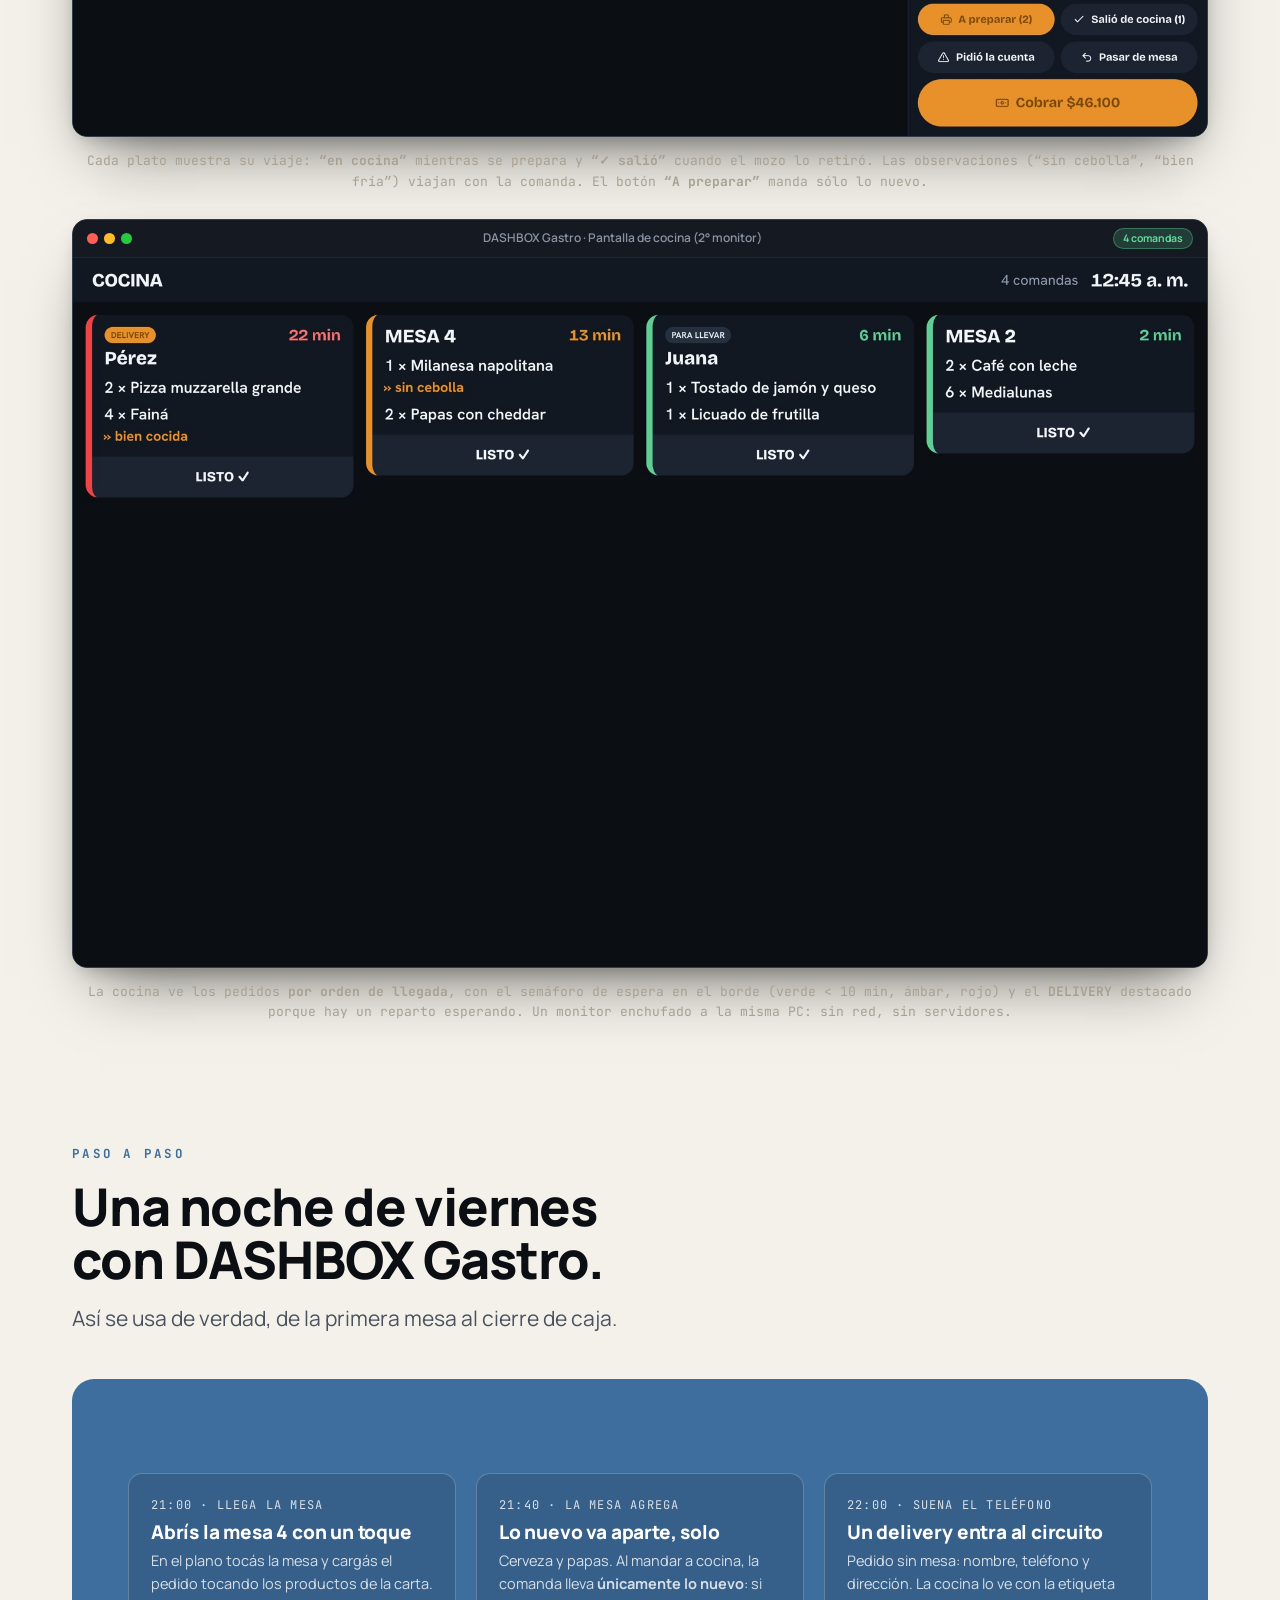
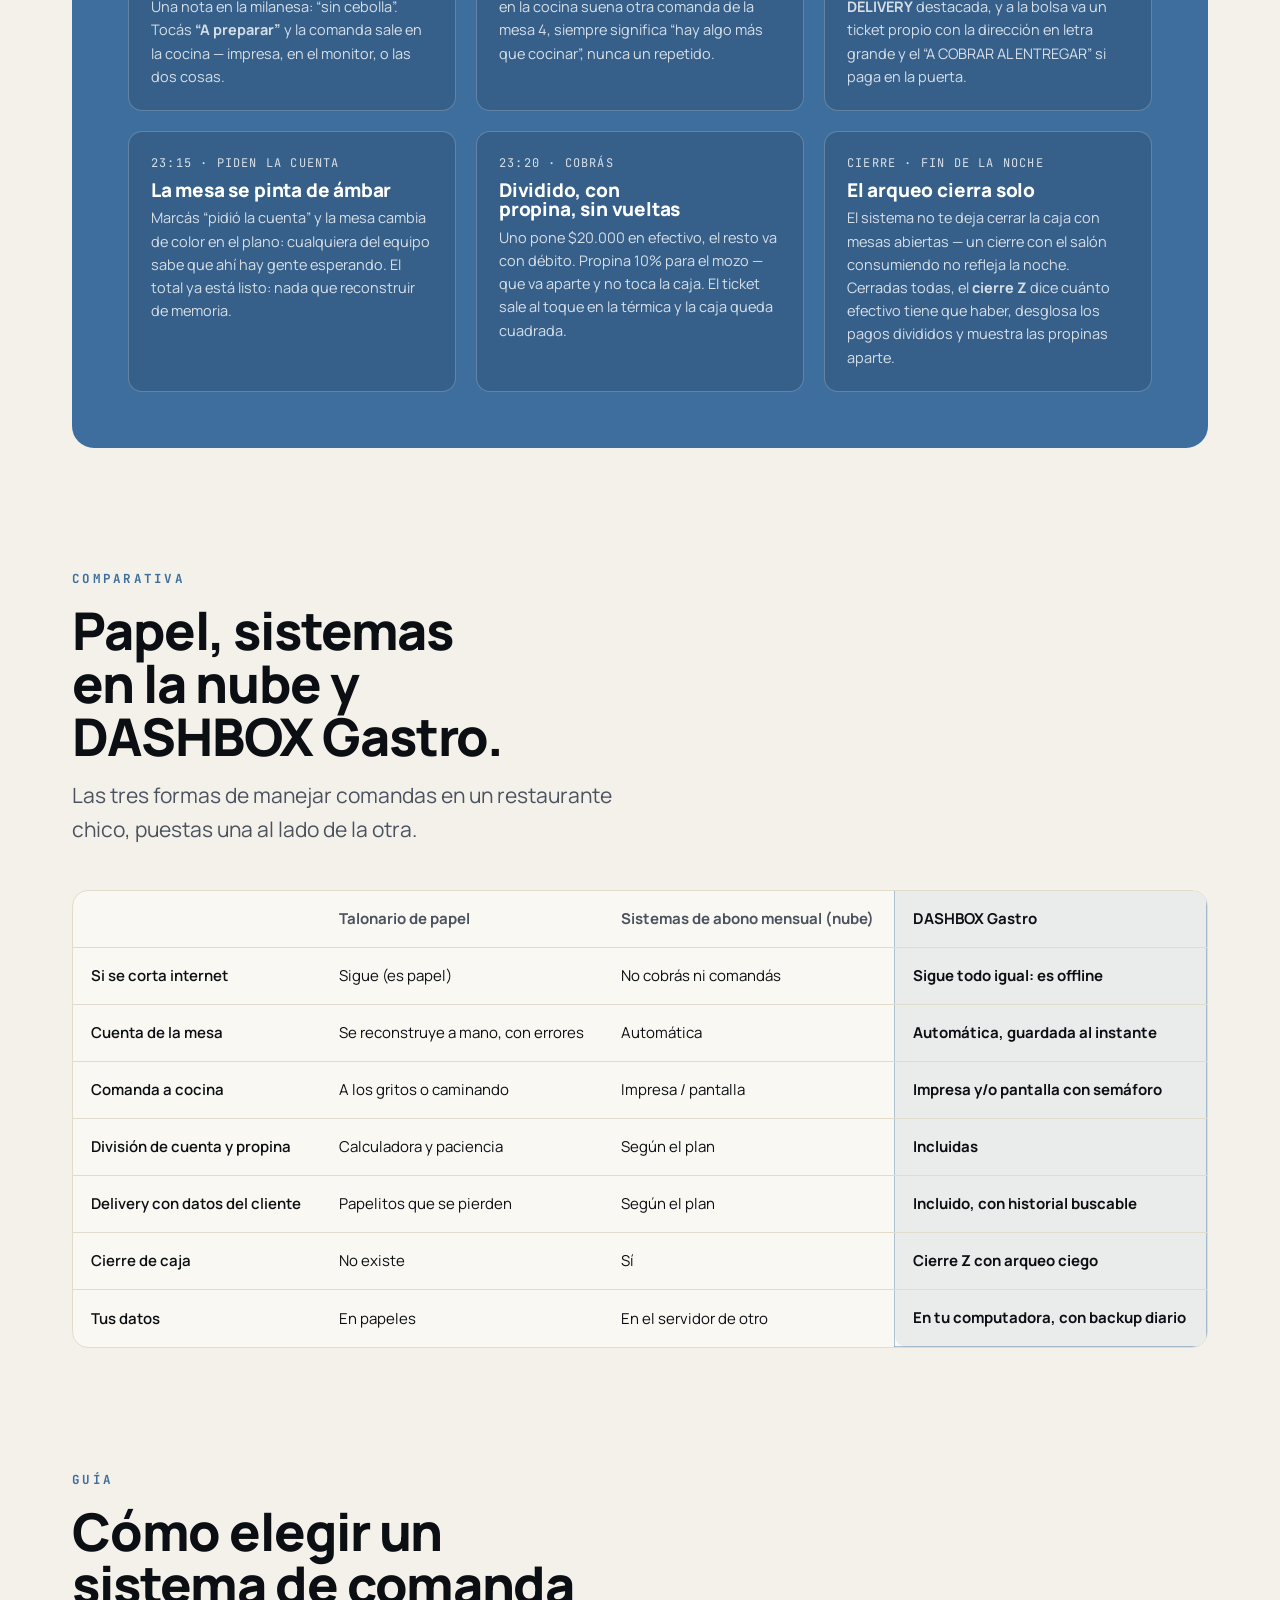
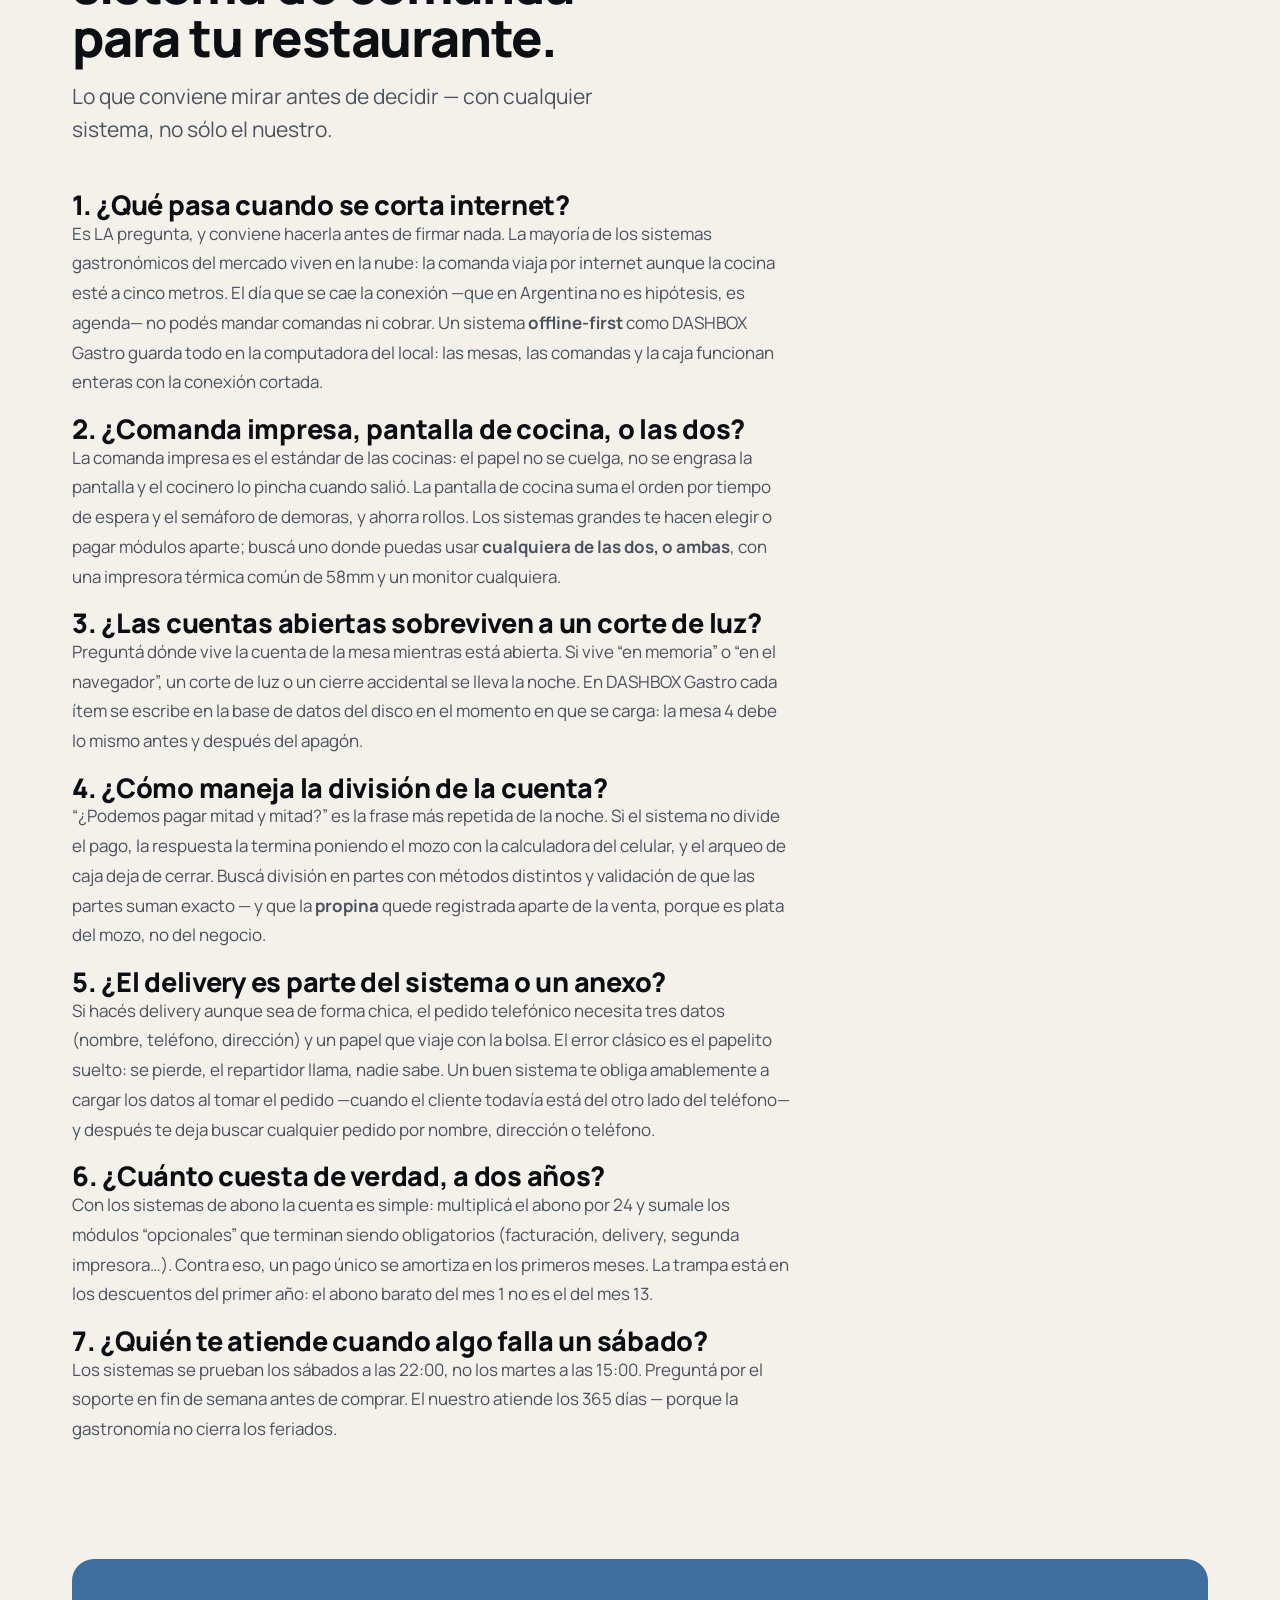
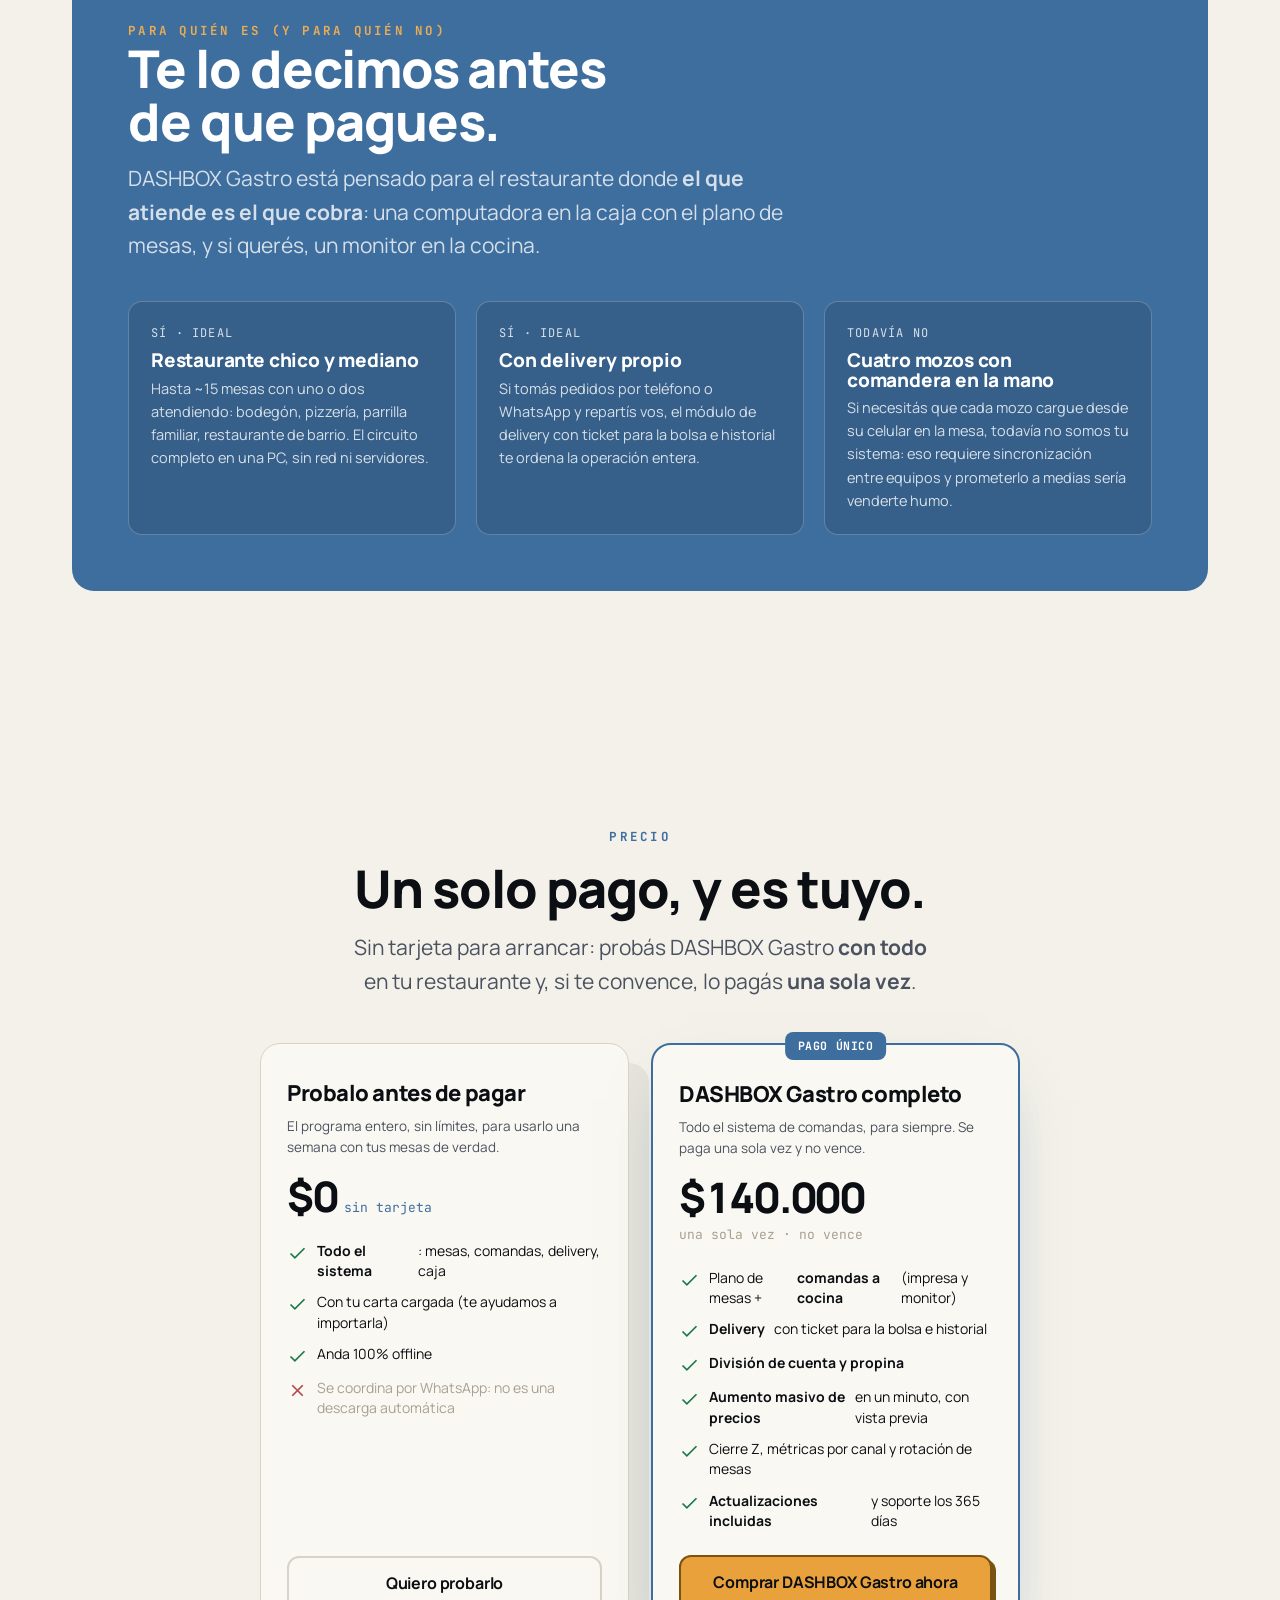
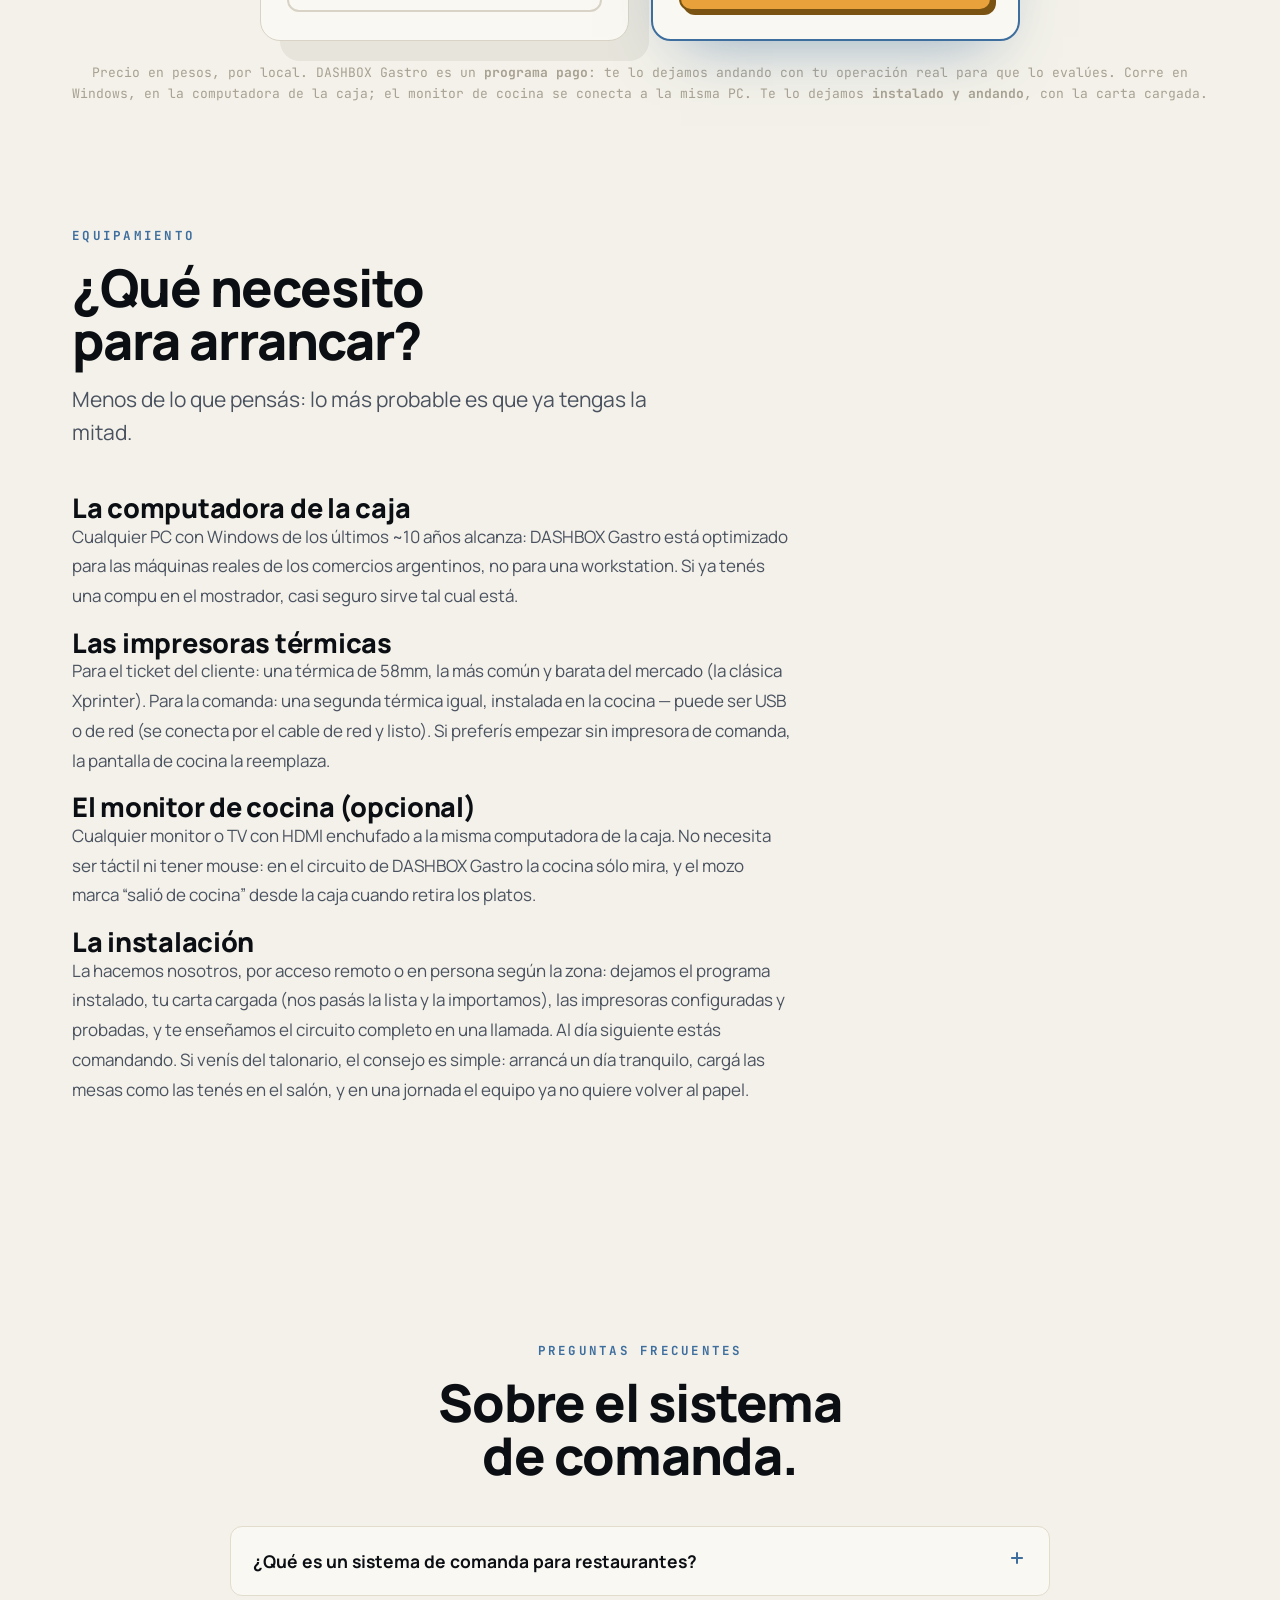
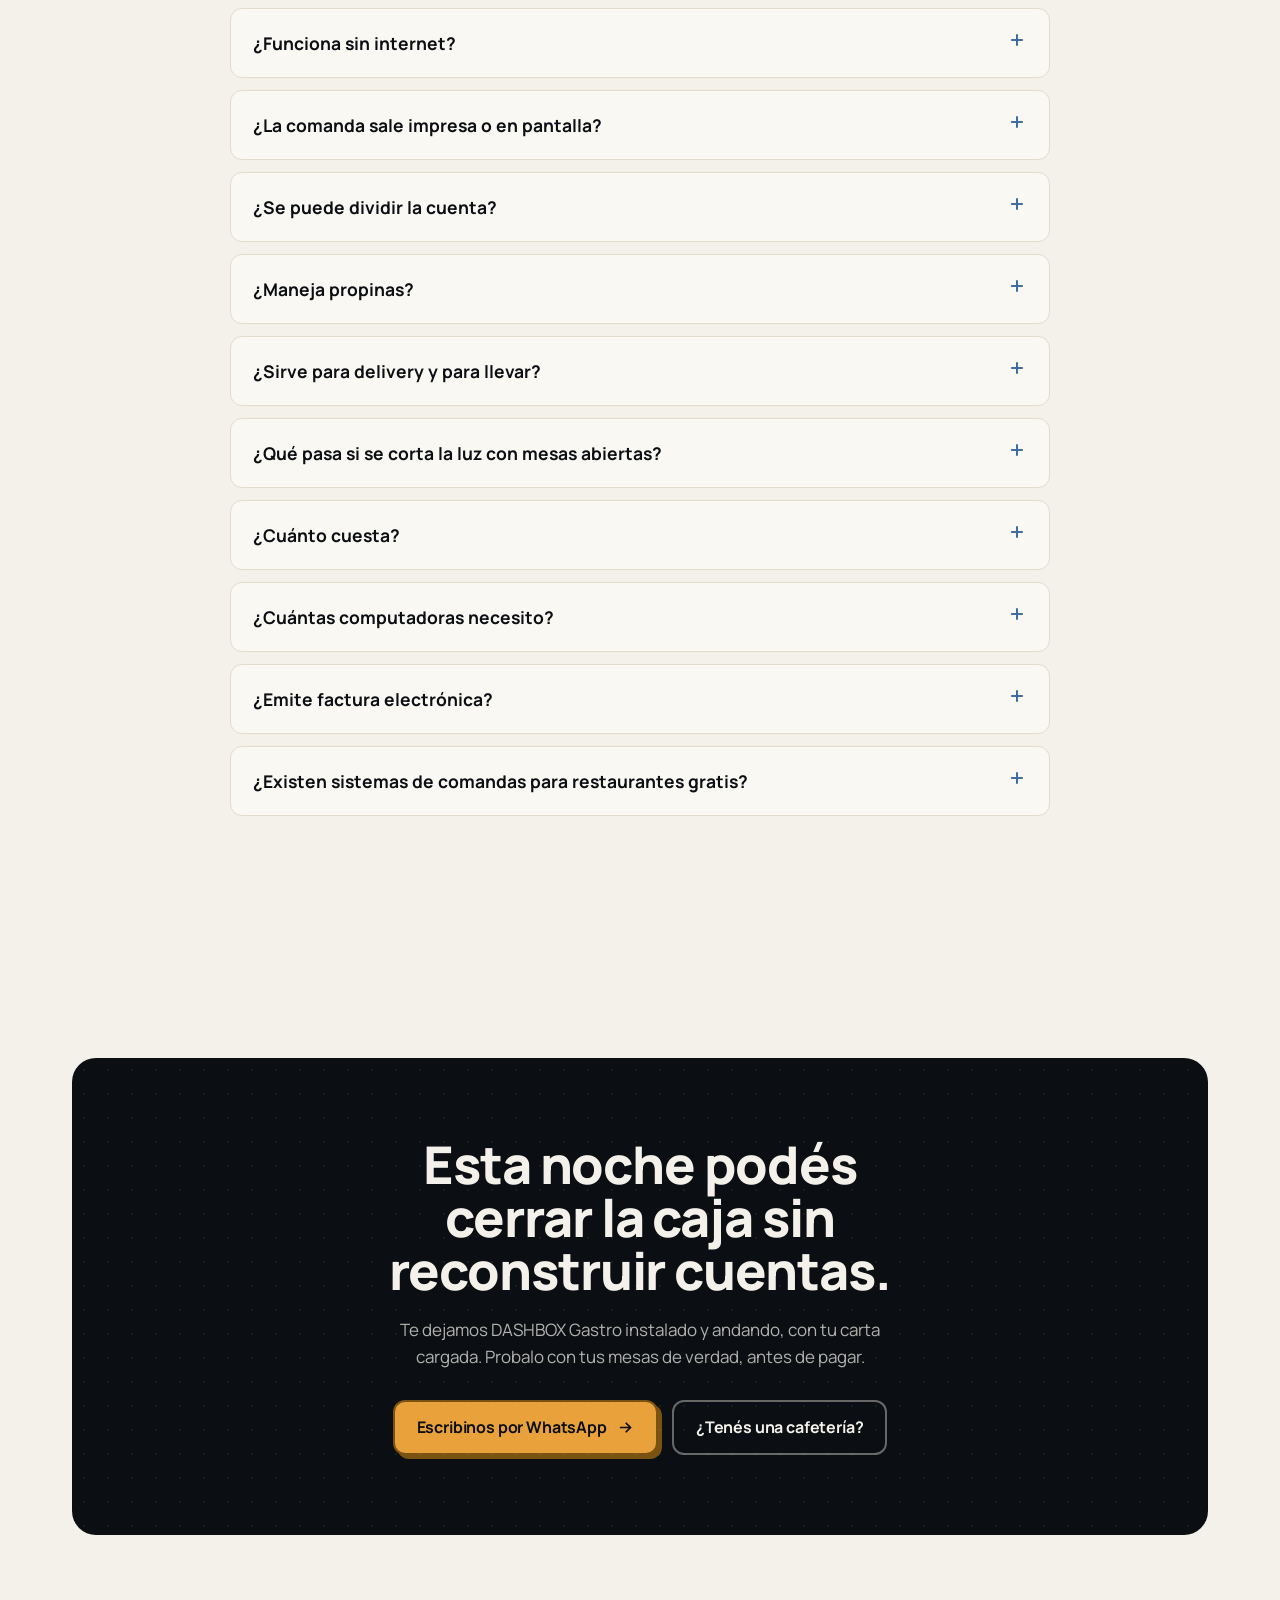
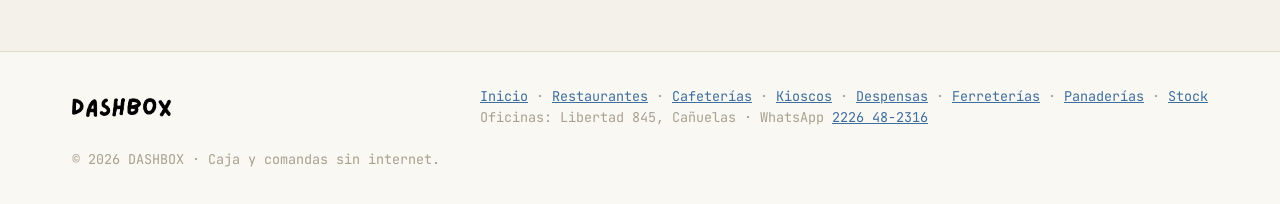
<file: sistema-de-comanda-para-restaurantes.html>
<!doctype html>
<html lang="es-AR">
<head>
<meta charset="utf-8" />
<meta name="viewport" content="width=device-width, initial-scale=1" />
<!-- Google Tag Manager -->
<script>(function(w,d,s,l,i){w[l]=w[l]||[];w[l].push({'gtm.start':
new Date().getTime(),event:'gtm.js'});var f=d.getElementsByTagName(s)[0],
j=d.createElement(s),dl=l!='dataLayer'?'&l='+l:'';j.async=true;j.src=
'https://www.googletagmanager.com/gtm.js?id='+i+dl;f.parentNode.insertBefore(j,f);
})(window,document,'script','dataLayer','GTM-NHLXC8S2');</script>
<!-- End Google Tag Manager -->

<!-- Google tag (gtag.js) -->
<script async src="https://www.googletagmanager.com/gtag/js?id=AW-18345697254"></script>
<script>
  window.dataLayer = window.dataLayer || [];
  function gtag(){dataLayer.push(arguments);}
  gtag('js', new Date());
  gtag('config', 'AW-18345697254');
</script>

<title>Sistema de comandas para restaurantes — DASHBOX Gastro | Offline, pago único</title>
<meta name="description" content="Sistema de comanda para restaurantes: mesas en un plano, comandas a cocina impresas o en monitor, delivery, división de cuenta y propina. Funciona sin internet y se paga una sola vez ($140.000). Te lo dejamos andando con tu carta, antes de pagar." />
<meta name="keywords" content="sistema de comanda para restaurantes, sistema de comandas para restaurantes, comandas para restaurante, comandas de cocina, software gastronomico, software para restaurantes, programa para restaurante, comanda digital, sistema de caja para restaurantes, comandera" />
<meta name="robots" content="index, follow, max-image-preview:large, max-snippet:-1, max-video-preview:-1" />
<link rel="canonical" href="https://dashbox.com.ar/sistema-de-comanda-para-restaurantes" />

<meta name="theme-color" content="#F3F1E9" />
<meta name="color-scheme" content="light" />
<link rel="icon" href="/favicon.png" type="image/png" />
<link rel="apple-touch-icon" href="/favicon.png" />
<link rel="manifest" href="/site.webmanifest" />

<meta property="og:type" content="website" />
<meta property="og:site_name" content="DASHBOX" />
<meta property="og:locale" content="es_AR" />
<meta property="og:title" content="Sistema de comanda para restaurantes — offline, con tus datos en tu compu" />
<meta property="og:description" content="Mesas, comandas a cocina, delivery y caja en un solo programa que anda sin internet. Pago único: $140.000 y es tuyo para siempre." />
<meta property="og:url" content="https://dashbox.com.ar/sistema-de-comanda-para-restaurantes" />
<meta property="og:image" content="https://dashbox.com.ar/og.png" />
<meta property="og:image:width" content="1200" />
<meta property="og:image:height" content="630" />
<meta name="twitter:card" content="summary_large_image" />
<meta name="twitter:title" content="Sistema de comanda para restaurantes — DASHBOX Gastro" />
<meta name="twitter:description" content="Mesas, comandas a cocina, delivery y caja. Anda sin internet y se paga una sola vez." />
<meta name="twitter:image" content="https://dashbox.com.ar/og.png" />

<link rel="preconnect" href="https://fonts.googleapis.com">
<link rel="preconnect" href="https://fonts.gstatic.com" crossorigin>
<link href="https://fonts.googleapis.com/css2?family=Manrope:wght@400;500;600;700;800&family=JetBrains+Mono:wght@400;500;700&display=swap" rel="stylesheet">

<script type="application/ld+json">
{
  "@context": "https://schema.org",
  "@type": "SoftwareApplication",
  "name": "DASHBOX Gastro — Sistema de comanda para restaurantes",
  "applicationCategory": "BusinessApplication",
  "applicationSubCategory": "Restaurant POS",
  "operatingSystem": "Windows",
  "url": "https://dashbox.com.ar/sistema-de-comanda-para-restaurantes",
  "inLanguage": "es-AR",
  "description": "Sistema de comanda para restaurantes: plano de mesas, cuentas abiertas, comandas a cocina impresas o en pantalla, delivery con datos del cliente, división de cuenta, propina y cierre de caja. Funciona 100% sin internet. Se ve andando con tu operación real antes de pagar; se compra con un pago único de $140.000, con actualizaciones y soporte los 365 días.",
  "offers": {
    "@type": "Offer",
    "name": "DASHBOX Gastro completo (pago único)",
    "price": "140000",
    "priceCurrency": "ARS",
    "description": "Un pago único: todo el programa, para siempre, con actualizaciones incluidas y servicio técnico los 365 días.",
    "availability": "https://schema.org/InStock"
  },
  "publisher": {
    "@type": "Organization",
    "name": "DASHBOX"
  }
}
</script>
<script type="application/ld+json">
{
  "@context": "https://schema.org",
  "@type": "BreadcrumbList",
  "itemListElement": [
    { "@type": "ListItem", "position": 1, "name": "Inicio", "item": "https://dashbox.com.ar/" },
    { "@type": "ListItem", "position": 2, "name": "Sistema de comanda para restaurantes", "item": "https://dashbox.com.ar/sistema-de-comanda-para-restaurantes" }
  ]
}
</script>
<script type="application/ld+json">
{
  "@context": "https://schema.org",
  "@type": "FAQPage",
  "mainEntity": [
    { "@type": "Question", "name": "¿Qué es un sistema de comanda para restaurantes?", "acceptedAnswer": { "@type": "Answer", "text": "Es el programa que ordena el circuito del pedido: el mozo carga lo que pidió la mesa, la comanda sale en la cocina (impresa o en un monitor), la cuenta se acumula abierta mientras la mesa sigue pidiendo, y al final se cobra, se imprime el ticket y queda registrado en la caja. Reemplaza el talonario de papel y los gritos a la cocina." } },
    { "@type": "Question", "name": "¿Funciona sin internet?", "acceptedAnswer": { "@type": "Answer", "text": "Sí, 100%. DASHBOX Gastro guarda todo en la computadora del local: las mesas, las comandas, las ventas y el cierre de caja andan igual con internet cortado. Es la diferencia más grande con los sistemas en la nube, que un sábado a la noche sin conexión te dejan sin poder cobrar." } },
    { "@type": "Question", "name": "¿La comanda sale impresa o en pantalla?", "acceptedAnswer": { "@type": "Answer", "text": "Como prefieras: podés conectar una segunda impresora térmica en la cocina para la comanda en papel, poner un monitor con la pantalla de cocina (los pedidos ordenados por tiempo de espera con semáforo), o los dos a la vez. Sin impresora en cocina el sistema funciona igual con la pantalla sola." } },
    { "@type": "Question", "name": "¿Se puede dividir la cuenta de una mesa?", "acceptedAnswer": { "@type": "Answer", "text": "Sí. Al cobrar podés dividir el pago en varias partes con métodos distintos: mitad en efectivo y mitad con débito, o tres personas pagando cada una lo suyo con su método. Las partes tienen que sumar exacto el total, así la caja siempre cierra." } },
    { "@type": "Question", "name": "¿Maneja propinas?", "acceptedAnswer": { "@type": "Answer", "text": "Sí. La propina se carga al cobrar (por porcentaje o monto), se imprime en el ticket y queda registrada aparte de la venta: es plata del mozo, no del negocio, así que no ensucia el arqueo de caja. El cierre Z la muestra como línea informativa para liquidar las propinas electrónicas." } },
    { "@type": "Question", "name": "¿Sirve para delivery y para llevar?", "acceptedAnswer": { "@type": "Answer", "text": "Sí. Los pedidos sin mesa se cargan con nombre, teléfono y dirección, sale un ticket propio para pegar en la bolsa (con la dirección en letra grande) y queda un historial buscable para contestarle al repartidor a qué dirección iba cada pedido." } },
    { "@type": "Question", "name": "¿Qué pasa si se corta la luz con las mesas abiertas?", "acceptedAnswer": { "@type": "Answer", "text": "No se pierde nada. Cada ítem se guarda en el disco apenas se carga: cuando vuelve la luz, la mesa 4 sigue debiendo exactamente lo mismo. No hay carritos en memoria que se evaporen." } },
    { "@type": "Question", "name": "¿Cuánto cuesta el sistema de comanda?", "acceptedAnswer": { "@type": "Answer", "text": "Un pago único de $140.000: el programa completo, para siempre, con actualizaciones incluidas y servicio técnico los 365 días. Antes de pagar lo ves andando con todas las funciones." } },
    { "@type": "Question", "name": "¿Cuántas computadoras necesito?", "acceptedAnswer": { "@type": "Answer", "text": "Una. DASHBOX Gastro está pensado para el formato donde el que atiende es el que cobra: la caja con el plano de mesas, y opcionalmente un monitor extra en la cocina conectado a la misma PC. No necesita red ni servidor." } },
    { "@type": "Question", "name": "¿Emite factura electrónica?", "acceptedAnswer": { "@type": "Answer", "text": "Sí, como módulo opcional de $20.000 por mes: Factura C con CAE y QR. Te ayudamos con el alta del certificado en ARCA. Sin el módulo, el sistema imprime tickets no fiscales. Si tu negocio necesita factura fiscal para operar hoy, DASHBOX Gastro todavía no es para vos — preferimos decirlo antes." } },
    { "@type": "Question", "name": "¿Existen sistemas de comandas para restaurantes gratis?", "acceptedAnswer": { "@type": "Answer", "text": "Los gratis suelen ser planes recortados que cobran cuando el negocio ya depende de ellos, o programas viejos sin soporte ni actualizaciones. Con DASHBOX Gastro probás el sistema completo con tu carta real, y si te sirve lo pagás una sola vez ($140.000)." } }
  ]
}
</script>

<link rel="stylesheet" href="/styles.css" />
<noscript><style>.reveal{opacity:1 !important; transform:none !important}</style></noscript>
</head>
<body>
<!-- Google Tag Manager (noscript) -->
<noscript><iframe src="https://www.googletagmanager.com/ns.html?id=GTM-NHLXC8S2"
height="0" width="0" style="display:none;visibility:hidden"></iframe></noscript>
<!-- End Google Tag Manager (noscript) -->

<header class="nav">
  <div class="wrap row">
    <a class="brand" href="/"><img src="/logo.png" alt="DASHBOX" height="22" width="106"/></a>
    <nav class="links" aria-label="Secciones">
      <a href="/">Inicio</a>
      <a href="/sistema-de-comanda-para-restaurantes">Restaurantes</a>
      <a href="/sistema-para-cafeterias">Cafeterías</a>
      <a href="/software-para-kioscos">Kioscos</a>
      <a href="/software-para-despensas">Despensas</a>
      <a href="/software-para-ferreterias">Ferreterías</a>
      <a href="#precio">Precio</a>
    </nav>
    <div class="actions">
      <a class="btn" href="#precio">Ver precio</a>
    </div>
  </div>
</header>

<a id="top"></a>

<!-- HERO -->
<section class="hero">
  <div class="wrap">
    <nav aria-label="Migas" style="font-family:var(--f-mono); font-size:12px; color:var(--ink-faint); margin-bottom:14px">
      <a href="/" style="color:var(--green); text-decoration:none">Inicio</a> / Sistema de comanda para restaurantes
    </nav>
    <span class="eyebrow"><svg width="15" height="15" viewBox="0 0 24 24" fill="none" stroke="currentColor" stroke-width="2.4"><path d="M5 13l4 4L19 7"/></svg>DASHBOX Gastro · mesas + cocina + caja</span>
    <h1 style="max-width:20ch">Sistema de <span class="hl">comanda para restaurantes</span> que anda sin internet.</h1>
    <p class="lead">El <b>software gastronómico</b> hecho para el mostrador argentino: la mesa pide, la <b>comanda de cocina</b> sale impresa o en un monitor, la cuenta se acumula sola y al final cobrás con la cuenta <b>dividida</b> si hace falta. Todo en un programa que funciona <b>offline</b> y se paga <b>una sola vez</b>, sin depender de la nube un sábado a la noche.</p>
    <div class="cta-row">
      <a class="btn amber" href="https://wa.me/5492226482316?text=Hola!%20Tengo%20un%20restaurante%20y%20quiero%20DASHBOX%20Gastro" target="_blank" rel="noopener">Pedilo por WhatsApp
        <svg width="17" height="17" viewBox="0 0 24 24" fill="none" stroke="currentColor" stroke-width="2.4" stroke-linecap="round"><path d="M12 3v12m0 0l-4-4m4 4l4-4M5 21h14"/></svg></a>
      <a class="btn ghost" href="#pantallas">Ver el sistema por dentro</a>
    </div>
    <div class="assur">
      <span><svg class="ico good" viewBox="0 0 24 24" fill="none" stroke="currentColor" stroke-width="2"><path d="M20 6L9 17l-5-5"/></svg>Comanda <b>impresa o en monitor</b></span>
      <span><svg class="ico good" viewBox="0 0 24 24" fill="none" stroke="currentColor" stroke-width="2"><path d="M20 6L9 17l-5-5"/></svg><b>100% offline</b></span>
      <span><svg class="ico good" viewBox="0 0 24 24" fill="none" stroke="currentColor" stroke-width="2"><path d="M20 6L9 17l-5-5"/></svg><b>Pago único</b>, sin abono</span>
    </div>
  </div>
</section>

<!-- QUÉ ES -->
<section style="padding-top:0">
  <div class="wrap">
    <div class="shead reveal">
      <span class="eyebrow">Qué resuelve</span>
      <h2>Del talonario de papel a un circuito que no pierde pedidos.</h2>
      <p class="lead">Un <b>sistema de comanda</b> es el que ordena el viaje del pedido: de la mesa a la cocina, de la cocina a la mesa, y de la mesa a la caja. Cuando ese circuito se hace a mano —talonario, gritos, cuentas en la cabeza— los errores son siempre los mismos.</p>
    </div>
    <div style="max-width:72ch; color:var(--ink-soft); font-size:17px; line-height:1.75" class="reveal">
      <p style="margin:0 0 16px">Si tenés un restaurante, esta escena te suena: la mesa 4 pide dos milanesas y una ensalada a las 21:00. El mozo lo anota en un papel, lo canta en la cocina, y el papel queda pinchado en un clavo. A las 21:40 la mesa agrega una cerveza y unas papas. A las 23:15 piden la cuenta, y ahí empieza el deporte nacional: reconstruir qué consumió la mesa entre tres papeles, la memoria del mozo y la del cocinero. Casi siempre falta algo — y lo que falta lo paga el negocio.</p>
      <p style="margin:0 0 16px">DASHBOX Gastro reemplaza ese circuito entero. El mozo toca los productos en la pantalla y <b>cada ítem queda guardado en el momento</b>, en la cuenta abierta de esa mesa. Cuando manda el pedido <b>a preparar</b>, la cocina lo recibe como comanda impresa en su propia impresora térmica, como tarjeta en un monitor, o de las dos formas. La comanda sale en letra grande, <b>sin precios</b> (a la cocina la plata no le importa) y con las observaciones del cliente: “sin cebolla”, “bien cocida”, “aparte”.</p>
      <p style="margin:0 0 16px">Cuando la mesa pide la cuenta, el total ya está calculado: no hay nada que reconstruir. Cobrás en efectivo, débito, crédito, QR o transferencia — o <b>dividís el pago</b> entre varios (“mitad y mitad”), agregás la <b>propina</b>, y la mesa queda libre en el plano para la próxima ronda. Todo eso quedó registrado para el cierre de caja y las métricas: cuánto dejó el salón, cuánto el delivery, y cuántas vueltas dio cada mesa.</p>
      <p style="margin:0">Y el detalle que en gastronomía no es detalle: <b>todo funciona sin internet</b>. La base de datos vive en la computadora del local, con backup automático diario. Se corta la conexión —o la luz— y cuando volvés, cada mesa sigue debiendo exactamente lo que debía.</p>
    </div>
  </div>
</section>

<!-- FUNCIONES -->
<section id="funciones">
  <div class="wrap">
    <div class="shead reveal">
      <span class="eyebrow">Funciones</span>
      <h2>Todo el circuito del restaurante, en un solo programa.</h2>
      <p class="lead">No es una caja con “modo restaurante” agregado: las mesas, las comandas y el delivery son el corazón del sistema.</p>
    </div>
    <div class="feat">
      <div class="f reveal">
        <div class="fi"><svg width="24" height="24" viewBox="0 0 24 24" fill="none" stroke="currentColor" stroke-width="1.9"><rect x="3" y="3" width="7" height="7" rx="1.5"/><rect x="14" y="3" width="7" height="7" rx="1.5"/><rect x="3" y="14" width="7" height="7" rx="1.5"/><rect x="14" y="14" width="7" height="7" rx="1.5"/></svg></div>
        <h3>Plano de mesas real</h3>
        <p>Armás el salón arrastrando las mesas a donde están de verdad. De un vistazo ves cuál está libre, cuál ocupada (y por cuánto) y cuál <b>pidió la cuenta</b>.</p>
      </div>
      <div class="f reveal">
        <div class="fi"><svg width="24" height="24" viewBox="0 0 24 24" fill="none" stroke="currentColor" stroke-width="1.9"><path d="M6 2h12v6H6zM6 8v12l3-2 3 2 3-2 3 2V8"/></svg></div>
        <h3>Comandas a cocina</h3>
        <p>Un botón manda los ítems <b>nuevos</b> a la cocina: comanda impresa en letra grande y sin precios, con las notas por plato (“sin cebolla”). Nada se manda dos veces.</p>
      </div>
      <div class="f reveal">
        <div class="fi"><svg width="24" height="24" viewBox="0 0 24 24" fill="none" stroke="currentColor" stroke-width="1.9"><rect x="2" y="4" width="20" height="14" rx="2"/><path d="M8 22h8M12 18v4"/></svg></div>
        <h3>Pantalla de cocina</h3>
        <p>Un monitor en la cocina muestra los pedidos <b>por orden de espera</b>, con semáforo (verde, ámbar, rojo) y el delivery destacado. Sin impresora también funciona.</p>
      </div>
      <div class="f reveal">
        <div class="fi"><svg width="24" height="24" viewBox="0 0 24 24" fill="none" stroke="currentColor" stroke-width="1.9"><path d="M8 12h8M12 8v8"/><circle cx="12" cy="12" r="9"/></svg></div>
        <h3>Cuentas abiertas de verdad</h3>
        <p>La mesa pide a las 21:00, agrega a las 21:40 y paga a las 23:15. Cada ítem se guarda <b>en el momento</b>: un corte de luz no se lleva la noche puesta.</p>
      </div>
      <div class="f reveal">
        <div class="fi"><svg width="24" height="24" viewBox="0 0 24 24" fill="none" stroke="currentColor" stroke-width="1.9"><path d="M16 3h5v5M21 3l-7 7M8 21H3v-5M3 21l7-7"/></svg></div>
        <h3>División de cuenta y propina</h3>
        <p>“Mitad efectivo, mitad débito”: el pago se divide en partes que tienen que sumar exacto. La <b>propina</b> va aparte del total y no ensucia el arqueo.</p>
      </div>
      <div class="f reveal">
        <div class="fi"><svg width="24" height="24" viewBox="0 0 24 24" fill="none" stroke="currentColor" stroke-width="1.9"><path d="M3 7h13v10H3zM16 10h3l2 3v4h-5M7 21a2 2 0 100-4 2 2 0 000 4zM17 21a2 2 0 100-4 2 2 0 000 4z"/></svg></div>
        <h3>Delivery y para llevar</h3>
        <p>Pedidos sin mesa con nombre, teléfono y dirección. Sale el <b>ticket para la bolsa</b> (dirección en letra grande) y queda el historial buscable para el repartidor.</p>
      </div>
    </div>
  </div>
</section>

<!-- PANTALLAS REALES -->
<section id="pantallas" style="padding-top:0">
  <div class="wrap">
    <div class="shead reveal">
      <span class="eyebrow">Capturas reales del programa</span>
      <h2>Así se ve DASHBOX Gastro por dentro.</h2>
      <p class="lead">Sin maquetas: estas son <b>pantallas reales</b> del sistema. Tema oscuro de alto contraste, pensado para leerse rápido en un mostrador con poca luz.</p>
    </div>

    <div class="reveal" style="margin-bottom:26px">
      <div class="appwin" aria-label="Plano de mesas de DASHBOX Gastro">
        <div class="tbar">
          <span class="tdots"><i style="background:#ff5f56"></i><i style="background:#ffbd2e"></i><i style="background:#27c93f"></i></span>
          <span class="tt">DASHBOX Gastro · El salón</span>
          <span class="tbadge">6/9 ocupadas</span>
        </div>
        <img src="/img/gastro-salon.jpg" alt="Sistema de comanda para restaurantes: plano de mesas con mesas ocupadas en verde, mesa que pidió la cuenta en ámbar y pedidos de delivery abajo" width="1920" height="1200" loading="lazy" style="display:block;width:100%;height:auto" />
      </div>
      <p class="cmp-note" style="text-align:center">El salón de un vistazo: las mesas <b>verdes</b> están consumiendo, la <b>ámbar</b> pidió la cuenta, y abajo viven los pedidos de delivery y para llevar. Arriba, cuánta plata hay en el salón ahora mismo.</p>
    </div>

    <div class="reveal" style="margin-bottom:26px">
      <div class="appwin" aria-label="Cuenta de una mesa con comanda enviada a cocina">
        <div class="tbar">
          <span class="tdots"><i style="background:#ff5f56"></i><i style="background:#ffbd2e"></i><i style="background:#27c93f"></i></span>
          <span class="tt">DASHBOX Gastro · La cuenta de la mesa 4</span>
          <span class="tbadge">Comanda</span>
        </div>
        <img src="/img/gastro-comanda.jpg" alt="Comanda digital para restaurante: cuenta abierta de una mesa con platos enviados a cocina, notas por plato como sin cebolla, y botones de a preparar y cobrar" width="1920" height="1200" loading="lazy" style="display:block;width:100%;height:auto" />
      </div>
      <p class="cmp-note" style="text-align:center">Cada plato muestra su viaje: <b>“en cocina”</b> mientras se prepara y <b>“✓ salió”</b> cuando el mozo lo retiró. Las observaciones (“sin cebolla”, “bien fría”) viajan con la comanda. El botón <b>“A preparar”</b> manda sólo lo nuevo.</p>
    </div>

    <div class="reveal">
      <div class="appwin" aria-label="Pantalla de cocina con las comandas ordenadas por espera">
        <div class="tbar">
          <span class="tdots"><i style="background:#ff5f56"></i><i style="background:#ffbd2e"></i><i style="background:#27c93f"></i></span>
          <span class="tt">DASHBOX Gastro · Pantalla de cocina (2° monitor)</span>
          <span class="tbadge">4 comandas</span>
        </div>
        <img src="/img/gastro-cocina.jpg" alt="Pantalla de cocina para restaurante: comandas ordenadas por tiempo de espera con semáforo de colores y pedido de delivery destacado" width="1920" height="1200" loading="lazy" style="display:block;width:100%;height:auto" />
      </div>
      <p class="cmp-note" style="text-align:center">La cocina ve los pedidos <b>por orden de llegada</b>, con el semáforo de espera en el borde (verde &lt; 10 min, ámbar, rojo) y el <b>DELIVERY</b> destacado porque hay un reparto esperando. Un monitor enchufado a la misma PC: sin red, sin servidores.</p>
    </div>
  </div>
</section>

<!-- UNA NOCHE CON EL SISTEMA -->
<section style="padding-top:0">
  <div class="wrap">
    <div class="shead reveal">
      <span class="eyebrow">Paso a paso</span>
      <h2>Una noche de viernes con DASHBOX Gastro.</h2>
      <p class="lead">Así se usa de verdad, de la primera mesa al cierre de caja.</p>
    </div>
    <div class="after reveal">
      <div class="after-grid">
        <div class="ac"><div class="n">21:00 · LLEGA LA MESA</div><h3>Abrís la mesa 4 con un toque</h3><p>En el plano tocás la mesa y cargás el pedido tocando los productos de la carta. Una nota en la milanesa: “sin cebolla”. Tocás <b>“A preparar”</b> y la comanda sale en la cocina — impresa, en el monitor, o las dos cosas.</p></div>
        <div class="ac"><div class="n">21:40 · LA MESA AGREGA</div><h3>Lo nuevo va aparte, solo</h3><p>Cerveza y papas. Al mandar a cocina, la comanda lleva <b>únicamente lo nuevo</b>: si en la cocina suena otra comanda de la mesa 4, siempre significa “hay algo más que cocinar”, nunca un repetido.</p></div>
        <div class="ac"><div class="n">22:00 · SUENA EL TELÉFONO</div><h3>Un delivery entra al circuito</h3><p>Pedido sin mesa: nombre, teléfono y dirección. La cocina lo ve con la etiqueta <b>DELIVERY</b> destacada, y a la bolsa va un ticket propio con la dirección en letra grande y el “A COBRAR AL ENTREGAR” si paga en la puerta.</p></div>
        <div class="ac"><div class="n">23:15 · PIDEN LA CUENTA</div><h3>La mesa se pinta de ámbar</h3><p>Marcás “pidió la cuenta” y la mesa cambia de color en el plano: cualquiera del equipo sabe que ahí hay gente esperando. El total ya está listo: nada que reconstruir de memoria.</p></div>
        <div class="ac"><div class="n">23:20 · COBRÁS</div><h3>Dividido, con propina, sin vueltas</h3><p>Uno pone $20.000 en efectivo, el resto va con débito. Propina 10% para el mozo — que va aparte y no toca la caja. El ticket sale al toque en la térmica y la caja queda cuadrada.</p></div>
        <div class="ac"><div class="n">CIERRE · FIN DE LA NOCHE</div><h3>El arqueo cierra solo</h3><p>El sistema no te deja cerrar la caja con mesas abiertas — un cierre con el salón consumiendo no refleja la noche. Cerradas todas, el <b>cierre Z</b> dice cuánto efectivo tiene que haber, desglosa los pagos divididos y muestra las propinas aparte.</p></div>
      </div>
    </div>
  </div>
</section>

<!-- COMPARATIVA -->
<section id="comparativa" style="padding-top:0">
  <div class="wrap">
    <div class="shead reveal">
      <span class="eyebrow">Comparativa</span>
      <h2>Papel, sistemas en la nube y DASHBOX Gastro.</h2>
      <p class="lead">Las tres formas de manejar comandas en un restaurante chico, puestas una al lado de la otra.</p>
    </div>
    <div class="cmp-wrap reveal">
      <table class="cmp">
        <thead>
          <tr>
            <th>&nbsp;</th>
            <th>Talonario de papel</th>
            <th>Sistemas de abono mensual (nube)</th>
            <th class="us col-us">DASHBOX Gastro</th>
          </tr>
        </thead>
        <tbody>
          <tr><td class="row-h">Si se corta internet</td><td>Sigue (es papel)</td><td>No cobrás ni comandás</td><td class="col-us"><b>Sigue todo igual: es offline</b></td></tr>
          <tr><td class="row-h">Cuenta de la mesa</td><td>Se reconstruye a mano, con errores</td><td>Automática</td><td class="col-us"><b>Automática, guardada al instante</b></td></tr>
          <tr><td class="row-h">Comanda a cocina</td><td>A los gritos o caminando</td><td>Impresa / pantalla</td><td class="col-us"><b>Impresa y/o pantalla con semáforo</b></td></tr>
          <tr><td class="row-h">División de cuenta y propina</td><td>Calculadora y paciencia</td><td>Según el plan</td><td class="col-us"><b>Incluidas</b></td></tr>
          <tr><td class="row-h">Delivery con datos del cliente</td><td>Papelitos que se pierden</td><td>Según el plan</td><td class="col-us"><b>Incluido, con historial buscable</b></td></tr>
          <tr><td class="row-h">Cierre de caja</td><td>No existe</td><td>Sí</td><td class="col-us"><b>Cierre Z con arqueo ciego</b></td></tr>
          <tr><td class="row-h">Tus datos</td><td>En papeles</td><td>En el servidor de otro</td><td class="col-us"><b>En tu computadora, con backup diario</b></td></tr>
        </tbody>
      </table>
    </div>

  </div>
</section>

<!-- GUÍA DE ELECCIÓN -->
<section style="padding-top:0">
  <div class="wrap">
    <div class="shead reveal">
      <span class="eyebrow">Guía</span>
      <h2>Cómo elegir un sistema de comanda para tu restaurante.</h2>
      <p class="lead">Lo que conviene mirar antes de decidir — con cualquier sistema, no sólo el nuestro.</p>
    </div>
    <div style="max-width:72ch; color:var(--ink-soft); font-size:17px; line-height:1.75" class="reveal">
      <h3 style="font-family:var(--f-display); color:var(--ink)">1. ¿Qué pasa cuando se corta internet?</h3>
      <p style="margin:0 0 18px">Es LA pregunta, y conviene hacerla antes de firmar nada. La mayoría de los sistemas gastronómicos del mercado viven en la nube: la comanda viaja por internet aunque la cocina esté a cinco metros. El día que se cae la conexión —que en Argentina no es hipótesis, es agenda— no podés mandar comandas ni cobrar. Un sistema <b>offline-first</b> como DASHBOX Gastro guarda todo en la computadora del local: las mesas, las comandas y la caja funcionan enteras con la conexión cortada.</p>
      <h3 style="font-family:var(--f-display); color:var(--ink)">2. ¿Comanda impresa, pantalla de cocina, o las dos?</h3>
      <p style="margin:0 0 18px">La comanda impresa es el estándar de las cocinas: el papel no se cuelga, no se engrasa la pantalla y el cocinero lo pincha cuando salió. La pantalla de cocina suma el orden por tiempo de espera y el semáforo de demoras, y ahorra rollos. Los sistemas grandes te hacen elegir o pagar módulos aparte; buscá uno donde puedas usar <b>cualquiera de las dos, o ambas</b>, con una impresora térmica común de 58mm y un monitor cualquiera.</p>
      <h3 style="font-family:var(--f-display); color:var(--ink)">3. ¿Las cuentas abiertas sobreviven a un corte de luz?</h3>
      <p style="margin:0 0 18px">Preguntá dónde vive la cuenta de la mesa mientras está abierta. Si vive “en memoria” o “en el navegador”, un corte de luz o un cierre accidental se lleva la noche. En DASHBOX Gastro cada ítem se escribe en la base de datos del disco en el momento en que se carga: la mesa 4 debe lo mismo antes y después del apagón.</p>
      <h3 style="font-family:var(--f-display); color:var(--ink)">4. ¿Cómo maneja la división de la cuenta?</h3>
      <p style="margin:0 0 18px">“¿Podemos pagar mitad y mitad?” es la frase más repetida de la noche. Si el sistema no divide el pago, la respuesta la termina poniendo el mozo con la calculadora del celular, y el arqueo de caja deja de cerrar. Buscá división en partes con métodos distintos y validación de que las partes suman exacto — y que la <b>propina</b> quede registrada aparte de la venta, porque es plata del mozo, no del negocio.</p>
      <h3 style="font-family:var(--f-display); color:var(--ink)">5. ¿El delivery es parte del sistema o un anexo?</h3>
      <p style="margin:0 0 18px">Si hacés delivery aunque sea de forma chica, el pedido telefónico necesita tres datos (nombre, teléfono, dirección) y un papel que viaje con la bolsa. El error clásico es el papelito suelto: se pierde, el repartidor llama, nadie sabe. Un buen sistema te obliga amablemente a cargar los datos al tomar el pedido —cuando el cliente todavía está del otro lado del teléfono— y después te deja buscar cualquier pedido por nombre, dirección o teléfono.</p>
      <h3 style="font-family:var(--f-display); color:var(--ink)">6. ¿Cuánto cuesta de verdad, a dos años?</h3>
      <p style="margin:0 0 18px">Con los sistemas de abono la cuenta es simple: multiplicá el abono por 24 y sumale los módulos “opcionales” que terminan siendo obligatorios (facturación, delivery, segunda impresora…). Contra eso, un pago único se amortiza en los primeros meses. La trampa está en los descuentos del primer año: el abono barato del mes 1 no es el del mes 13.</p>
      <h3 style="font-family:var(--f-display); color:var(--ink)">7. ¿Quién te atiende cuando algo falla un sábado?</h3>
      <p style="margin:0">Los sistemas se prueban los sábados a las 22:00, no los martes a las 15:00. Preguntá por el soporte en fin de semana antes de comprar. El nuestro atiende los 365 días — porque la gastronomía no cierra los feriados.</p>
    </div>
  </div>
</section>

<!-- HONESTIDAD: PARA QUIÉN ES -->
<section style="padding-top:0">
  <div class="wrap">
    <div class="after reveal">
      <span class="eyebrow">Para quién es (y para quién no)</span>
      <h2>Te lo decimos antes de que pagues.</h2>
      <p class="lead">DASHBOX Gastro está pensado para el restaurante donde <b>el que atiende es el que cobra</b>: una computadora en la caja con el plano de mesas, y si querés, un monitor en la cocina.</p>
      <div class="after-grid">
        <div class="ac"><div class="n">SÍ · IDEAL</div><h3>Restaurante chico y mediano</h3><p>Hasta ~15 mesas con uno o dos atendiendo: bodegón, pizzería, parrilla familiar, restaurante de barrio. El circuito completo en una PC, sin red ni servidores.</p></div>
        <div class="ac"><div class="n">SÍ · IDEAL</div><h3>Con delivery propio</h3><p>Si tomás pedidos por teléfono o WhatsApp y repartís vos, el módulo de delivery con ticket para la bolsa e historial te ordena la operación entera.</p></div>
        <div class="ac"><div class="n">TODAVÍA NO</div><h3>Cuatro mozos con comandera en la mano</h3><p>Si necesitás que cada mozo cargue desde su celular en la mesa, todavía no somos tu sistema: eso requiere sincronización entre equipos y prometerlo a medias sería venderte humo.</p></div>
      </div>
    </div>
  </div>
</section>

<!-- PRECIO -->
<section id="precio">
  <div class="wrap">
    <div class="shead reveal" style="text-align:center; margin-inline:auto">
      <span class="eyebrow">Precio</span>
      <h2>Un solo pago, y es tuyo.</h2>
      <p class="lead" style="margin-inline:auto">Sin tarjeta para arrancar: probás DASHBOX Gastro <b>con todo</b> en tu restaurante y, si te convence, lo pagás <b>una sola vez</b>.</p>
    </div>

    <div class="tiers reveal" style="grid-template-columns:repeat(auto-fit,minmax(280px,1fr)); max-width:760px; margin-inline:auto">
      <div class="tier">
        <div class="tname">Probalo antes de pagar</div>
        <div class="tdesc">El programa entero, sin límites, para usarlo una semana con tus mesas de verdad.</div>
        <div class="price"><span class="n tnum">$0</span><span class="freetag">sin tarjeta</span></div>
        <ul>
          <li><svg class="ico good" viewBox="0 0 24 24" fill="none" stroke="currentColor" stroke-width="2"><path d="M20 6L9 17l-5-5"/></svg><b>Todo el sistema</b>: mesas, comandas, delivery, caja</li>
          <li><svg class="ico good" viewBox="0 0 24 24" fill="none" stroke="currentColor" stroke-width="2"><path d="M20 6L9 17l-5-5"/></svg>Con tu carta cargada (te ayudamos a importarla)</li>
          <li><svg class="ico good" viewBox="0 0 24 24" fill="none" stroke="currentColor" stroke-width="2"><path d="M20 6L9 17l-5-5"/></svg>Anda 100% offline</li>
          <li class="off"><svg class="ico bad" viewBox="0 0 24 24" fill="none" stroke="currentColor" stroke-width="2"><path d="M18 6L6 18M6 6l12 12"/></svg>Se coordina por WhatsApp: no es una descarga automática</li>
        </ul>
        <a data-wiz="prueba" class="btn ghost" href="/descargar-gastro">Quiero probarlo</a>
      </div>

      <div class="tier hot">
        <span class="flag">PAGO ÚNICO</span>
        <div class="tname">DASHBOX Gastro completo</div>
        <div class="tdesc">Todo el sistema de comandas, para siempre. Se paga una sola vez y no vence.</div>
        <div class="price"><span class="n tnum">$140.000</span><span class="per">una sola vez · no vence</span></div>
        <ul>
          <li><svg class="ico good" viewBox="0 0 24 24" fill="none" stroke="currentColor" stroke-width="2"><path d="M20 6L9 17l-5-5"/></svg>Plano de mesas + <b>comandas a cocina</b> (impresa y monitor)</li>
          <li><svg class="ico good" viewBox="0 0 24 24" fill="none" stroke="currentColor" stroke-width="2"><path d="M20 6L9 17l-5-5"/></svg><b>Delivery</b> con ticket para la bolsa e historial</li>
          <li><svg class="ico good" viewBox="0 0 24 24" fill="none" stroke="currentColor" stroke-width="2"><path d="M20 6L9 17l-5-5"/></svg><b>División de cuenta y propina</b></li>
          <li><svg class="ico good" viewBox="0 0 24 24" fill="none" stroke="currentColor" stroke-width="2"><path d="M20 6L9 17l-5-5"/></svg><b>Aumento masivo de precios</b> en un minuto, con vista previa</li>
          <li><svg class="ico good" viewBox="0 0 24 24" fill="none" stroke="currentColor" stroke-width="2"><path d="M20 6L9 17l-5-5"/></svg>Cierre Z, métricas por canal y rotación de mesas</li>
          <li><svg class="ico good" viewBox="0 0 24 24" fill="none" stroke="currentColor" stroke-width="2"><path d="M20 6L9 17l-5-5"/></svg><b>Actualizaciones incluidas</b> y soporte los 365 días</li>
        </ul>
        <a class="btn amber" href="/comprar?producto=gastro">Comprar DASHBOX Gastro ahora</a>
      </div>
    </div>
    <p class="tiers-note">Precio en pesos, por local. DASHBOX Gastro es un <b>programa pago</b>: te lo dejamos andando con tu operación real para que lo evalúes. Corre en Windows, en la computadora de la caja; el monitor de cocina se conecta a la misma PC. Te lo dejamos <b>instalado y andando</b>, con la carta cargada.</p>
  </div>
</section>


<!-- EQUIPAMIENTO -->
<section style="padding-top:0">
  <div class="wrap">
    <div class="shead reveal">
      <span class="eyebrow">Equipamiento</span>
      <h2>¿Qué necesito para arrancar?</h2>
      <p class="lead">Menos de lo que pensás: lo más probable es que ya tengas la mitad.</p>
    </div>
    <div style="max-width:72ch; color:var(--ink-soft); font-size:17px; line-height:1.75" class="reveal">
      <h3 style="font-family:var(--f-display); color:var(--ink)">La computadora de la caja</h3>
      <p style="margin:0 0 18px">Cualquier PC con Windows de los últimos ~10 años alcanza: DASHBOX Gastro está optimizado para las máquinas reales de los comercios argentinos, no para una workstation. Si ya tenés una compu en el mostrador, casi seguro sirve tal cual está.</p>
      <h3 style="font-family:var(--f-display); color:var(--ink)">Las impresoras térmicas</h3>
      <p style="margin:0 0 18px">Para el ticket del cliente: una térmica de 58mm, la más común y barata del mercado (la clásica Xprinter). Para la comanda: una segunda térmica igual, instalada en la cocina — puede ser USB o de red (se conecta por el cable de red y listo). Si preferís empezar sin impresora de comanda, la pantalla de cocina la reemplaza.</p>
      <h3 style="font-family:var(--f-display); color:var(--ink)">El monitor de cocina (opcional)</h3>
      <p style="margin:0 0 18px">Cualquier monitor o TV con HDMI enchufado a la misma computadora de la caja. No necesita ser táctil ni tener mouse: en el circuito de DASHBOX Gastro la cocina sólo mira, y el mozo marca “salió de cocina” desde la caja cuando retira los platos.</p>
      <h3 style="font-family:var(--f-display); color:var(--ink)">La instalación</h3>
      <p style="margin:0">La hacemos nosotros, por acceso remoto o en persona según la zona: dejamos el programa instalado, tu carta cargada (nos pasás la lista y la importamos), las impresoras configuradas y probadas, y te enseñamos el circuito completo en una llamada. Al día siguiente estás comandando. Si venís del talonario, el consejo es simple: arrancá un día tranquilo, cargá las mesas como las tenés en el salón, y en una jornada el equipo ya no quiere volver al papel.</p>

    </div>
  </div>
</section>

<!-- FAQ -->
<section id="faq">
  <div class="wrap">
    <div class="shead reveal" style="text-align:center; margin-inline:auto">
      <span class="eyebrow">Preguntas frecuentes</span>
      <h2>Sobre el sistema de comanda.</h2>
    </div>
    <div class="faq reveal">
      <details><summary>¿Qué es un sistema de comanda para restaurantes?<span class="chev"><svg width="20" height="20" viewBox="0 0 24 24" fill="none" stroke="currentColor" stroke-width="2.4"><path d="M12 5v14M5 12h14"/></svg></span></summary><div class="a">Es el programa que ordena el circuito del pedido: el mozo carga lo que pidió la mesa, la comanda sale en la cocina (impresa o en un monitor), la cuenta se acumula abierta mientras la mesa sigue pidiendo, y al final se cobra y queda registrado en la caja. Reemplaza el talonario de papel y los gritos a la cocina.</div></details>
      <details><summary>¿Funciona sin internet?<span class="chev"><svg width="20" height="20" viewBox="0 0 24 24" fill="none" stroke="currentColor" stroke-width="2.4"><path d="M12 5v14M5 12h14"/></svg></span></summary><div class="a">Sí, 100%. Todo vive en la computadora del local: mesas, comandas, ventas y cierre de caja andan igual con internet cortado. Es la diferencia más grande con los sistemas en la nube.</div></details>
      <details><summary>¿La comanda sale impresa o en pantalla?<span class="chev"><svg width="20" height="20" viewBox="0 0 24 24" fill="none" stroke="currentColor" stroke-width="2.4"><path d="M12 5v14M5 12h14"/></svg></span></summary><div class="a">Como prefieras: segunda impresora térmica en la cocina, un monitor con la pantalla de cocina (pedidos por tiempo de espera, con semáforo), o los dos a la vez.</div></details>
      <details><summary>¿Se puede dividir la cuenta?<span class="chev"><svg width="20" height="20" viewBox="0 0 24 24" fill="none" stroke="currentColor" stroke-width="2.4"><path d="M12 5v14M5 12h14"/></svg></span></summary><div class="a">Sí: el pago se divide en partes con métodos distintos (mitad efectivo, mitad débito) y las partes tienen que sumar exacto el total, así el arqueo siempre cierra.</div></details>
      <details><summary>¿Maneja propinas?<span class="chev"><svg width="20" height="20" viewBox="0 0 24 24" fill="none" stroke="currentColor" stroke-width="2.4"><path d="M12 5v14M5 12h14"/></svg></span></summary><div class="a">Sí. La propina se carga al cobrar (porcentaje o monto), va aparte del total —es del mozo, no del negocio— y el cierre Z la muestra como línea informativa.</div></details>
      <details><summary>¿Sirve para delivery y para llevar?<span class="chev"><svg width="20" height="20" viewBox="0 0 24 24" fill="none" stroke="currentColor" stroke-width="2.4"><path d="M12 5v14M5 12h14"/></svg></span></summary><div class="a">Sí: pedidos sin mesa con nombre, teléfono y dirección, ticket propio para la bolsa y un historial buscable para contestarle al repartidor a dónde iba cada pedido.</div></details>
      <details><summary>¿Qué pasa si se corta la luz con mesas abiertas?<span class="chev"><svg width="20" height="20" viewBox="0 0 24 24" fill="none" stroke="currentColor" stroke-width="2.4"><path d="M12 5v14M5 12h14"/></svg></span></summary><div class="a">No se pierde nada: cada ítem se guarda en el disco apenas se carga. Cuando vuelve la luz, cada mesa debe exactamente lo mismo.</div></details>
      <details><summary>¿Cuánto cuesta?<span class="chev"><svg width="20" height="20" viewBox="0 0 24 24" fill="none" stroke="currentColor" stroke-width="2.4"><path d="M12 5v14M5 12h14"/></svg></span></summary><div class="a">Un pago único de $140.000: el programa completo, para siempre, con actualizaciones y soporte los 365 días. Antes lo ves andando, sin pagar nada.</div></details>
      <details><summary>¿Cuántas computadoras necesito?<span class="chev"><svg width="20" height="20" viewBox="0 0 24 24" fill="none" stroke="currentColor" stroke-width="2.4"><path d="M12 5v14M5 12h14"/></svg></span></summary><div class="a">Una: la caja con el plano de mesas. El monitor de cocina se enchufa a esa misma PC — sin red, sin servidor. Si necesitás comanderas en la mano de cada mozo, todavía no somos tu sistema.</div></details>
      <details><summary>¿Emite factura electrónica?<span class="chev"><svg width="20" height="20" viewBox="0 0 24 24" fill="none" stroke="currentColor" stroke-width="2.4"><path d="M12 5v14M5 12h14"/></svg></span></summary><div class="a">Sí, como <b>módulo opcional de $20.000 por mes</b>: <b>Factura C</b> con CAE y QR. Te ayudamos con el alta del certificado en ARCA. Sin el módulo, el sistema imprime <b>tickets no fiscales</b>. Si tu negocio necesita factura fiscal para operar hoy, DASHBOX Gastro todavía no es para vos — preferimos decirlo antes.</div></details>
      <details><summary>¿Existen sistemas de comandas para restaurantes gratis?<span class="chev"><svg width="20" height="20" viewBox="0 0 24 24" fill="none" stroke="currentColor" stroke-width="2.4"><path d="M12 5v14M5 12h14"/></svg></span></summary><div class="a">Los "gratis" suelen ser planes recortados que te cobran cuando el negocio ya depende de ellos, o programas viejos sin soporte ni actualizaciones. Nuestro camino honesto: probás DASHBOX Gastro con TODO el sistema y tu carta real, y si te sirve lo comprás una sola vez — un pago, no doce.</div></details>
    </div>
  </div>
</section>

<!-- CTA FINAL -->
<section class="finalcta">
  <div class="wrap">
    <div class="box reveal">
      <h2>Esta noche podés cerrar la caja sin reconstruir cuentas.</h2>
      <p>Te dejamos DASHBOX Gastro instalado y andando, con tu carta cargada. Probalo con tus mesas de verdad, antes de pagar.</p>
      <div class="cta-row">
        <a class="btn amber" href="https://wa.me/5492226482316?text=Hola!%20Tengo%20un%20restaurante%20y%20quiero%20probar%20DASHBOX%20Gastro" target="_blank" rel="noopener">Escribinos por WhatsApp
          <svg width="17" height="17" viewBox="0 0 24 24" fill="none" stroke="currentColor" stroke-width="2.4" stroke-linecap="round"><path d="M5 12h14M13 6l6 6-6 6"/></svg></a>
        <a class="btn ghost" href="/sistema-para-cafeterias" style="color:var(--paper); border-color:color-mix(in srgb,var(--paper) 40%,transparent)">¿Tenés una cafetería?</a>
      </div>
    </div>
  </div>
</section>

<footer>
  <div class="wrap row">
    <a class="brand" href="/"><img src="/logo.png" alt="DASHBOX" height="22" width="106"/></a>
    <span class="muted">
      <a href="/" style="color:var(--green)">Inicio</a> · <a href="/sistema-de-comanda-para-restaurantes" style="color:var(--green)">Restaurantes</a> · <a href="/sistema-para-cafeterias" style="color:var(--green)">Cafeterías</a> · <a href="/software-para-kioscos" style="color:var(--green)">Kioscos</a> · <a href="/software-para-despensas" style="color:var(--green)">Despensas</a> · <a href="/software-para-ferreterias" style="color:var(--green)">Ferreterías</a> · <a href="/software-para-panaderias" style="color:var(--green)">Panaderías</a> · <a href="/sistema-de-control-de-stock" style="color:var(--green)">Stock</a><br>
      Oficinas: Libertad 845, Cañuelas · WhatsApp <a href="https://wa.me/5492226482316" style="color:var(--green)">2226 48-2316</a>
    </span>
    <span class="muted">© 2026 DASHBOX · Caja y comandas sin internet.</span>
  </div>
</footer>

<script>
(function(){
  var reduce=matchMedia('(prefers-reduced-motion: reduce)').matches;
  var els=document.querySelectorAll('.reveal');
  if(reduce || !('IntersectionObserver' in window)){ els.forEach(function(e){e.classList.add('in')}); return; }
  var io=new IntersectionObserver(function(en){en.forEach(function(e){if(e.isIntersecting){e.target.classList.add('in');io.unobserve(e.target);}});},{threshold:.12, rootMargin:'0px 0px -8% 0px'});
  els.forEach(function(e){io.observe(e)});
})();
</script>
<script defer src="/wizard.js"></script>
<a class="wa-flotante" href="https://wa.me/5492226482316?text=Hola!%20Quiero%20saber%20si%20DASHBOX%20Gastro%20me%20sirve%20para%20mi%20restaurante" target="_blank" rel="noopener" aria-label="Escribinos por WhatsApp"><svg width="20" height="20" viewBox="0 0 24 24" fill="currentColor" aria-hidden="true"><path d="M12 2a10 10 0 0 0-8.6 15.1L2 22l5-1.3A10 10 0 1 0 12 2zm5.3 14.2c-.2.6-1.3 1.2-1.8 1.2-.5.1-1 .2-3.3-.7-2.8-1.1-4.6-4-4.7-4.2-.1-.2-1.1-1.5-1.1-2.9s.7-2 1-2.3c.2-.3.5-.3.7-.3h.5c.2 0 .4 0 .6.5l.8 2c.1.2.1.4 0 .5l-.3.5-.4.4c-.1.2-.3.3-.1.6.2.3.8 1.3 1.7 2.1 1.2 1 2.1 1.3 2.4 1.5.3.1.5.1.6-.1l.9-1c.2-.3.4-.2.6-.1l1.9.9c.3.1.5.2.5.3.1.2.1.7-.1 1.2z"/></svg>WhatsApp</a>
<script src="/medicion.js" defer></script>
</body>
</html>
</file>
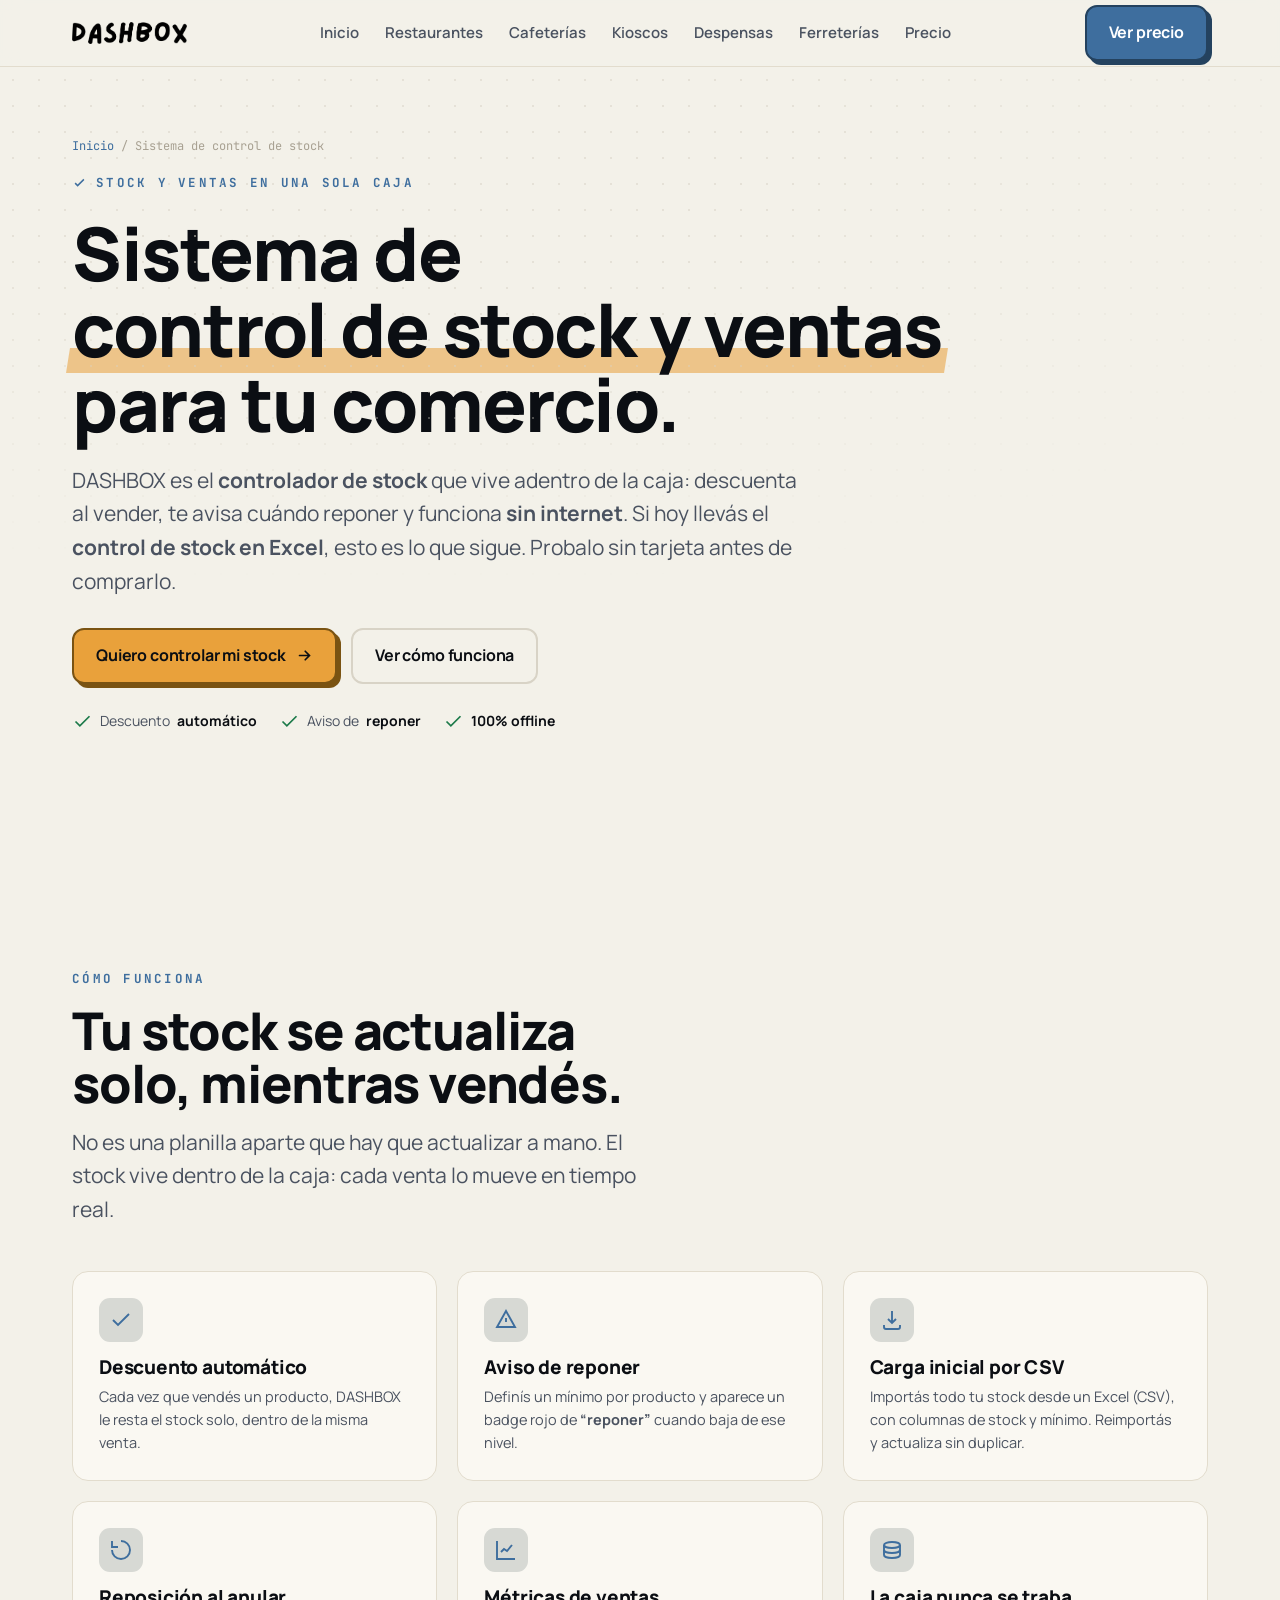
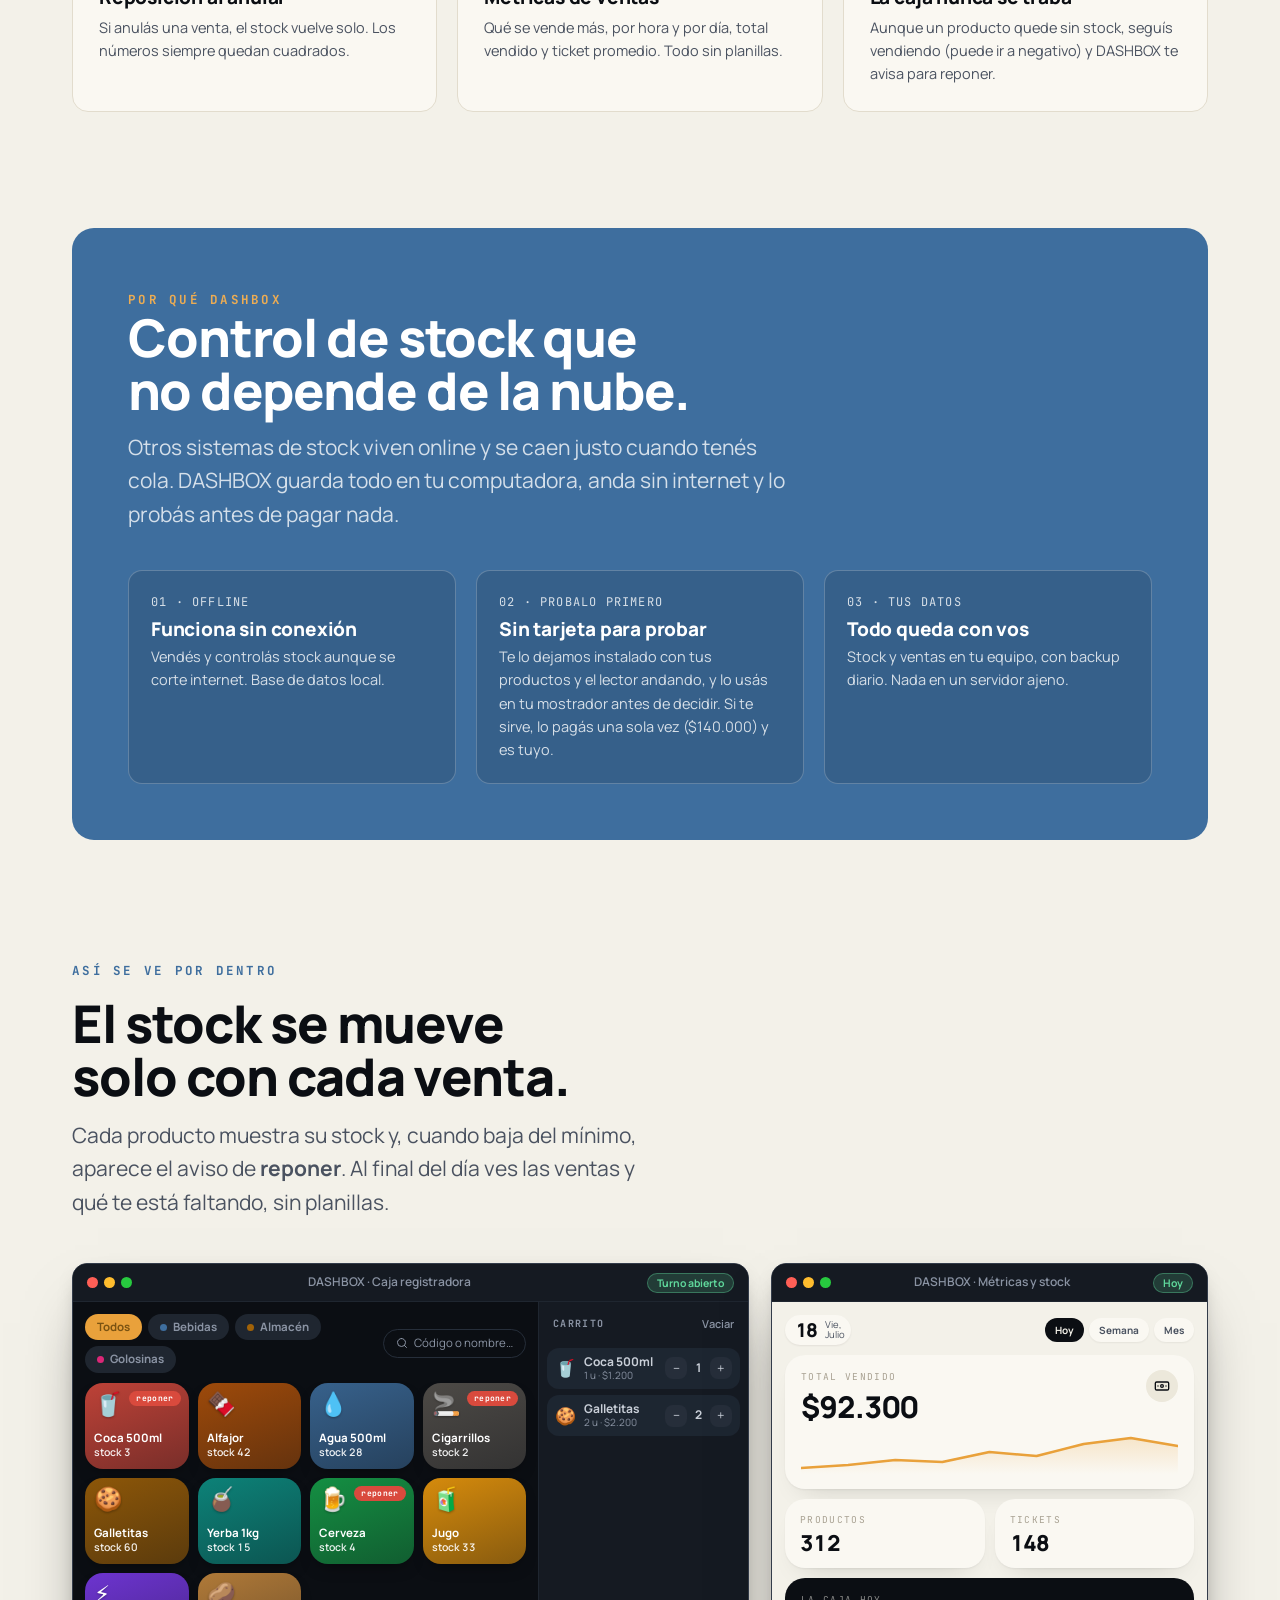
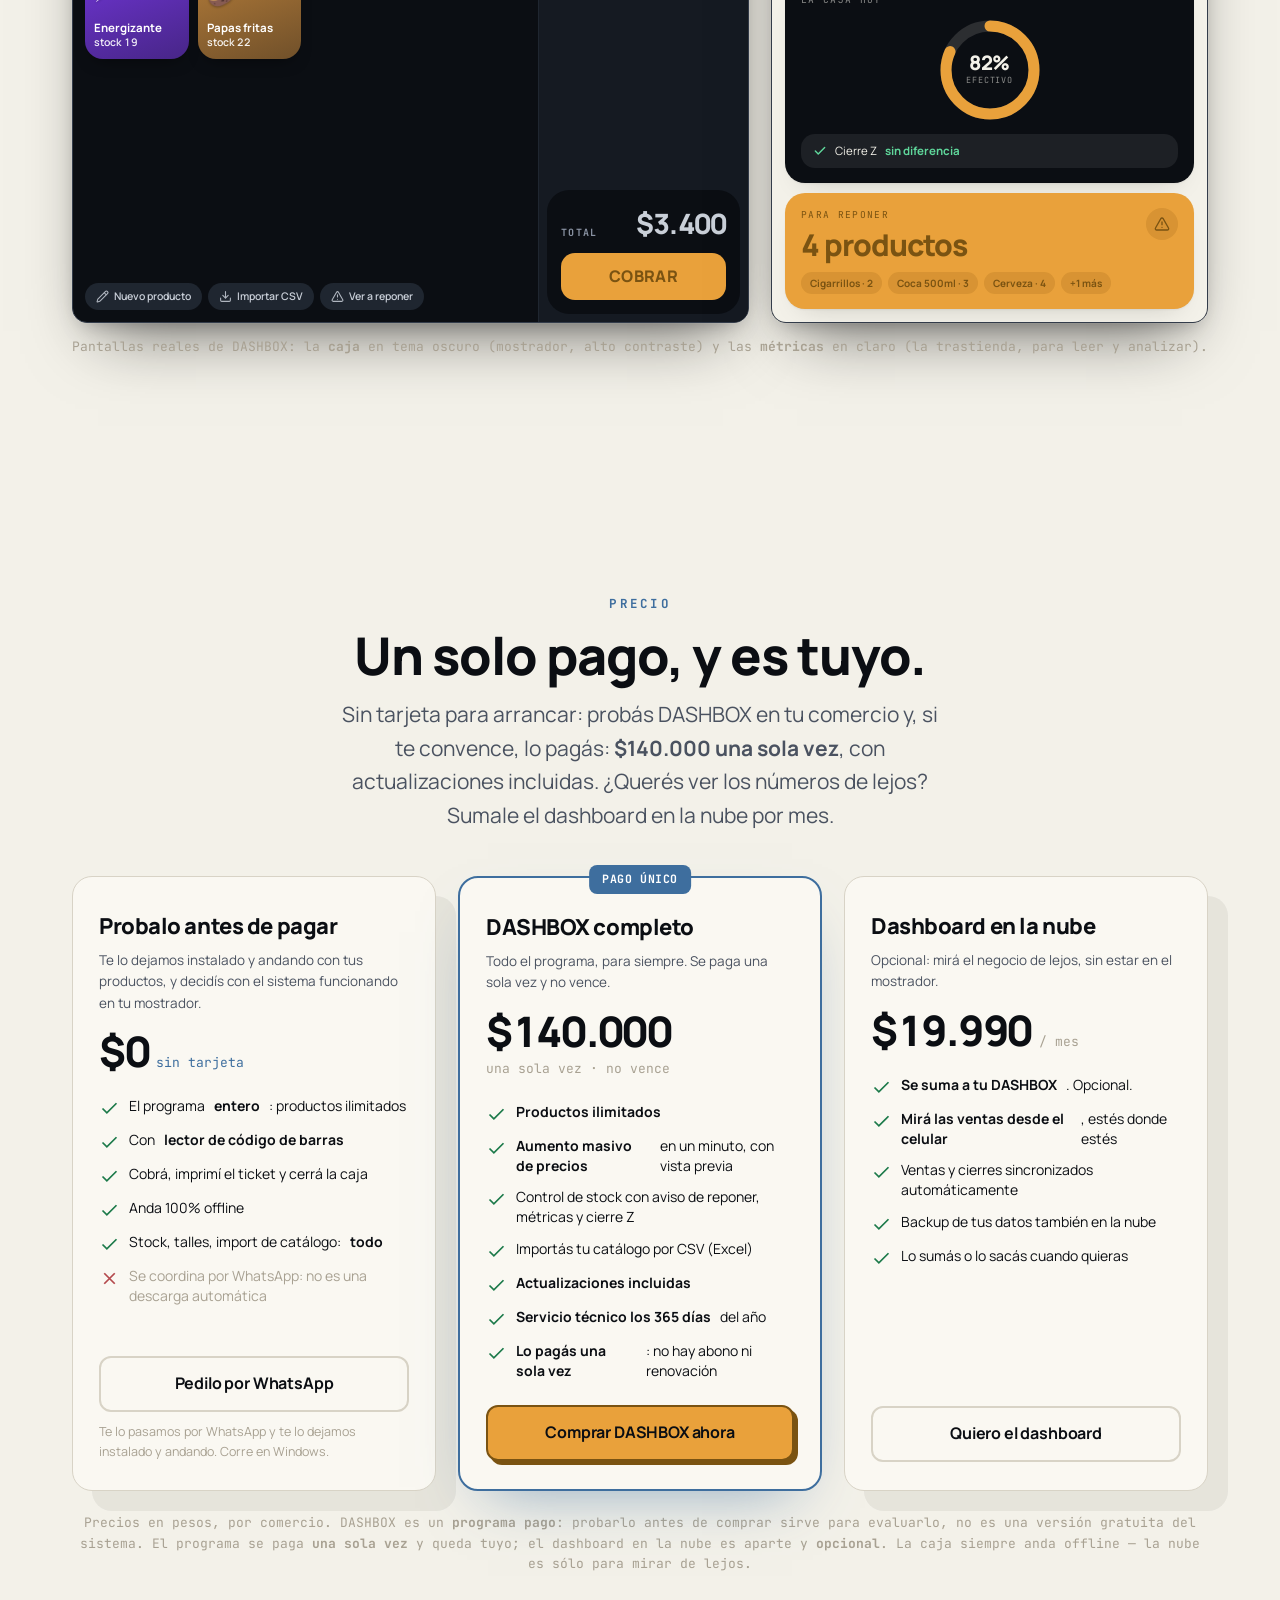
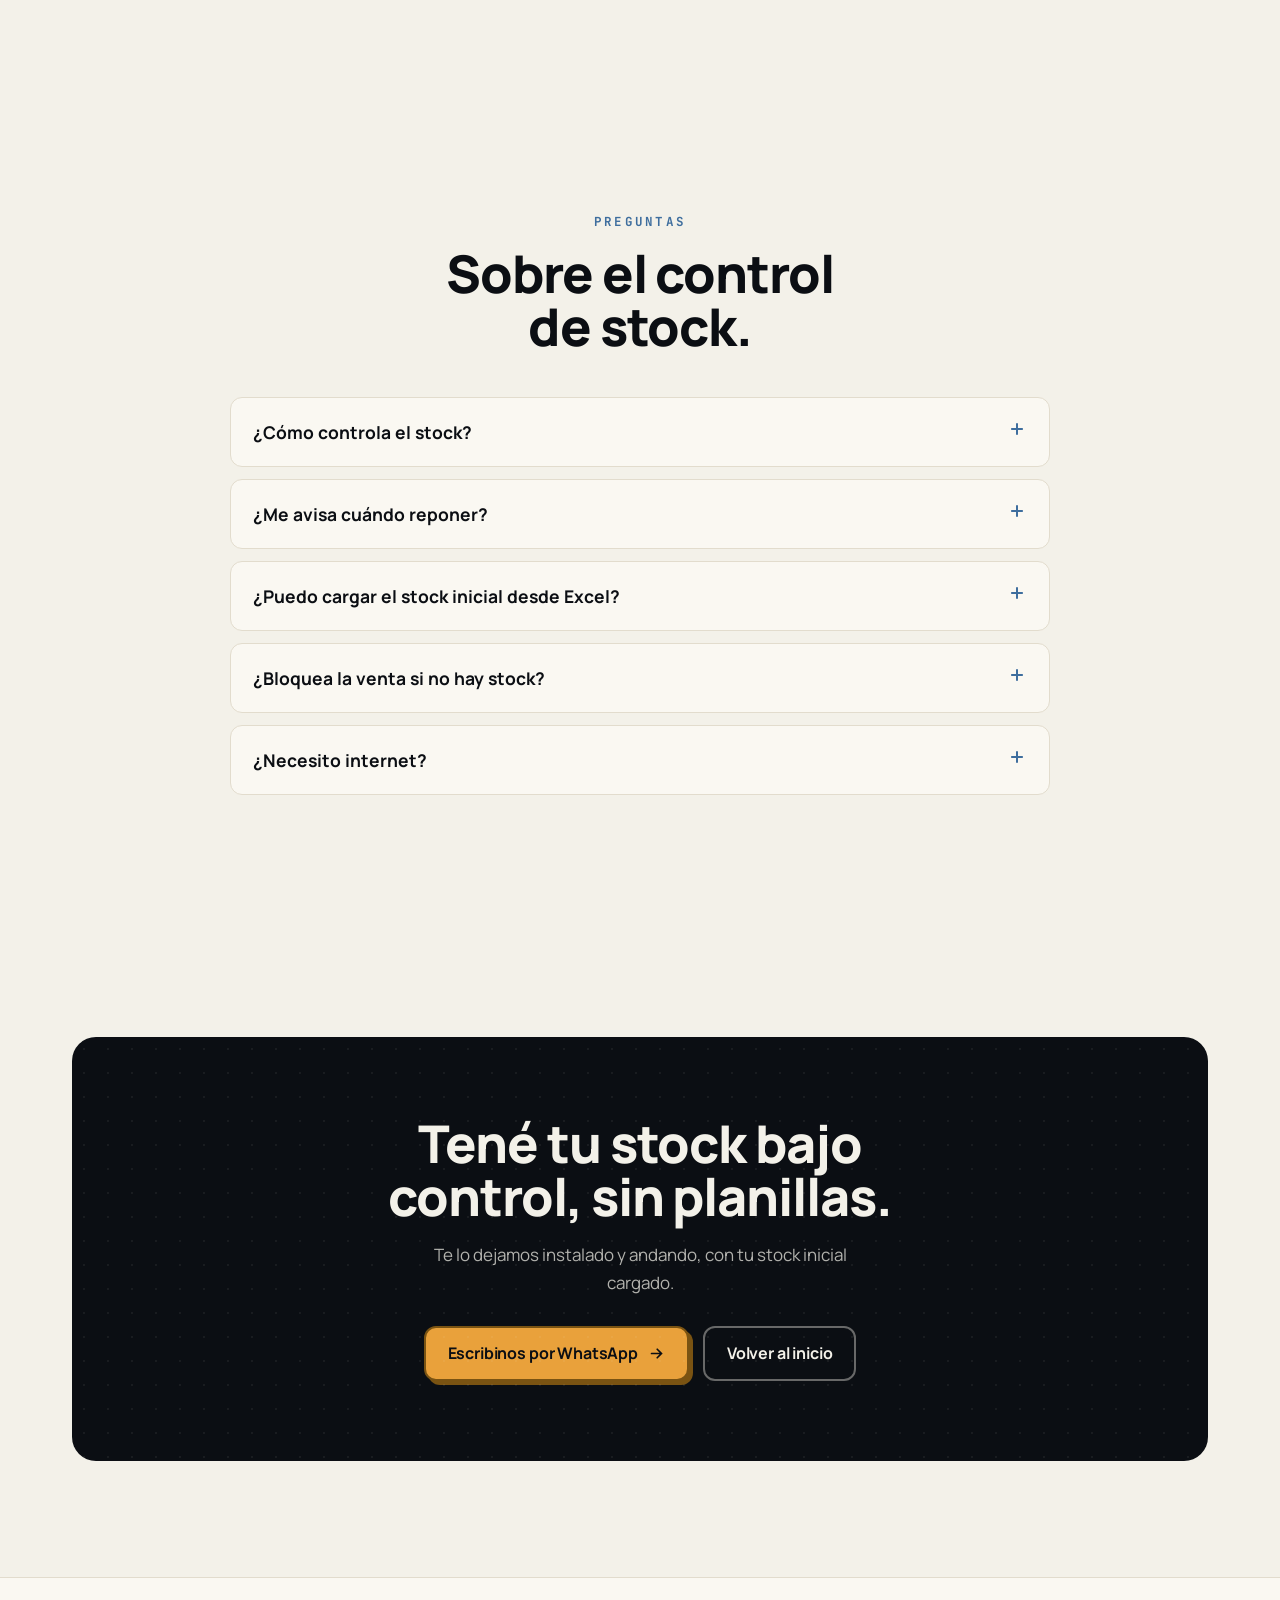
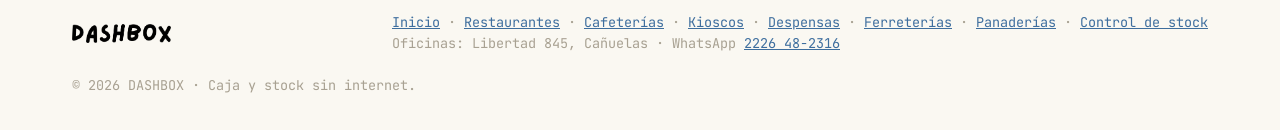
<file: sistema-de-control-de-stock.html>
<!doctype html>
<html lang="es-AR">
<head>
<meta charset="utf-8" />
<meta name="viewport" content="width=device-width, initial-scale=1" />
<!-- Google Tag Manager -->
<script>(function(w,d,s,l,i){w[l]=w[l]||[];w[l].push({'gtm.start':
new Date().getTime(),event:'gtm.js'});var f=d.getElementsByTagName(s)[0],
j=d.createElement(s),dl=l!='dataLayer'?'&l='+l:'';j.async=true;j.src=
'https://www.googletagmanager.com/gtm.js?id='+i+dl;f.parentNode.insertBefore(j,f);
})(window,document,'script','dataLayer','GTM-NHLXC8S2');</script>
<!-- End Google Tag Manager -->

<!-- Google tag (gtag.js) -->
<script async src="https://www.googletagmanager.com/gtag/js?id=AW-18345697254"></script>
<script>
  window.dataLayer = window.dataLayer || [];
  function gtag(){dataLayer.push(arguments);}
  gtag('js', new Date());

  gtag('config', 'AW-18345697254');
</script>

<title>Sistema de control de stock y ventas — controlador de stock offline | DASHBOX</title>
<meta name="description" content="Sistema de control de stock y ventas para comercios: descuenta al vender, avisa cuándo reponer y funciona sin internet. Lo probás antes de comprarlo; un pago único de $140.000 y es tuyo para siempre, con actualizaciones y soporte los 365 días. Dashboard en la nube opcional." />
<meta name="keywords" content="sistema de control de stock, controlador de stock, control de stock y ventas, sistema de stock y ventas, software de control de stock, sistema de stock, control de stock excel, control de inventario, software de inventario" />
<meta name="robots" content="index, follow, max-image-preview:large, max-snippet:-1, max-video-preview:-1" />
<link rel="canonical" href="https://dashbox.com.ar/sistema-de-control-de-stock" />

<meta name="theme-color" content="#F3F1E9" />
<meta name="color-scheme" content="light" />
<link rel="icon" href="/favicon.png" type="image/png" />
<link rel="apple-touch-icon" href="/favicon.png" />
<link rel="manifest" href="/site.webmanifest" />

<meta property="og:type" content="website" />
<meta property="og:site_name" content="DASHBOX" />
<meta property="og:locale" content="es_AR" />
<meta property="og:title" content="Sistema de control de stock y ventas — offline, con tus datos en tu compu" />
<meta property="og:description" content="Descuenta al vender, avisa cuándo reponer y funciona sin internet. Probalo antes de comprarlo." />
<meta property="og:url" content="https://dashbox.com.ar/sistema-de-control-de-stock" />
<meta property="og:image" content="https://dashbox.com.ar/og.png" />
<meta property="og:image:width" content="1200" />
<meta property="og:image:height" content="630" />
<meta name="twitter:card" content="summary_large_image" />
<meta name="twitter:title" content="Sistema de control de stock y ventas — DASHBOX" />
<meta name="twitter:description" content="Descuenta al vender, avisa cuándo reponer, funciona sin internet. Probalo antes de comprarlo." />
<meta name="twitter:image" content="https://dashbox.com.ar/og.png" />

<link rel="preconnect" href="https://fonts.googleapis.com">
<link rel="preconnect" href="https://fonts.gstatic.com" crossorigin>
<link href="https://fonts.googleapis.com/css2?family=Manrope:wght@400;500;600;700;800&family=JetBrains+Mono:wght@400;500;700&display=swap" rel="stylesheet">

<script type="application/ld+json">
{
  "@context": "https://schema.org",
  "@type": "SoftwareApplication",
  "name": "DASHBOX — Sistema de control de stock y ventas",
  "applicationCategory": "BusinessApplication",
  "applicationSubCategory": "Inventory Management",
  "operatingSystem": "Windows",
  "url": "https://dashbox.com.ar/sistema-de-control-de-stock",
  "inLanguage": "es-AR",
  "description": "Sistema de control de stock y ventas para comercios: descuenta el stock al vender, avisa cuándo reponer y funciona sin internet. Es un programa pago: se ve andando con todas las funciones y sin límite de productos antes de pagar, y se compra con un pago único de $140.000 (es tuyo para siempre, con actualizaciones y soporte los 365 días). Dashboard en la nube opcional por mes.",
  "offers": [
    {
      "@type": "Offer",
      "name": "DASHBOX completo (pago único)",
      "price": "140000",
      "priceCurrency": "ARS",
      "description": "Un pago único: todo el programa, para siempre, con actualizaciones incluidas y servicio técnico los 365 días.",
      "availability": "https://schema.org/InStock"
    },
    {
      "@type": "Offer",
      "name": "Dashboard en la nube (opcional)",
      "price": "19990",
      "priceCurrency": "ARS",
      "description": "Add-on mensual para ver las ventas del negocio a distancia desde el celular.",
      "availability": "https://schema.org/InStock"
    }
  ],
  "publisher": {
    "@type": "Organization",
    "name": "DASHBOX"
  }
}
</script>
<script type="application/ld+json">
{
  "@context": "https://schema.org",
  "@type": "BreadcrumbList",
  "itemListElement": [
    { "@type": "ListItem", "position": 1, "name": "Inicio", "item": "https://dashbox.com.ar/" },
    { "@type": "ListItem", "position": 2, "name": "Sistema de control de stock", "item": "https://dashbox.com.ar/sistema-de-control-de-stock" }
  ]
}
</script>
<script type="application/ld+json">
{
  "@context": "https://schema.org",
  "@type": "FAQPage",
  "mainEntity": [
    { "@type": "Question", "name": "¿Cómo controla el stock DASHBOX?", "acceptedAnswer": { "@type": "Answer", "text": "Descuenta el stock automáticamente cada vez que vendés un producto por unidad, y lo repone si anulás una venta. Todo dentro de la misma operación de venta, sin pasos extra." } },
    { "@type": "Question", "name": "¿Me avisa cuándo reponer?", "acceptedAnswer": { "@type": "Answer", "text": "Sí. Definís un stock mínimo por producto y DASHBOX muestra un aviso de reponer cuando el stock queda igual o por debajo de ese mínimo." } },
    { "@type": "Question", "name": "¿Puedo cargar el stock inicial desde Excel?", "acceptedAnswer": { "@type": "Answer", "text": "Sí. Importás tu lista desde un CSV (lo que exporta Excel) con columnas de stock y stock mínimo. Al reimportar actualiza sin duplicar." } },
    { "@type": "Question", "name": "¿Bloquea la venta si no hay stock?", "acceptedAnswer": { "@type": "Answer", "text": "No. La caja nunca se traba: podés vender igual (el stock puede quedar en negativo) y DASHBOX te lo avisa en el panel para que repongas." } },
    { "@type": "Question", "name": "¿Necesito internet para el control de stock?", "acceptedAnswer": { "@type": "Answer", "text": "No. El control de stock y las ventas funcionan 100% offline, guardados en tu computadora con backup automático diario." } }
  ]
}
</script>

<link rel="stylesheet" href="/styles.css" />
<noscript><style>.reveal{opacity:1 !important; transform:none !important}</style></noscript>
</head>
<body>
<!-- Google Tag Manager (noscript) -->
<noscript><iframe src="https://www.googletagmanager.com/ns.html?id=GTM-NHLXC8S2"
height="0" width="0" style="display:none;visibility:hidden"></iframe></noscript>
<!-- End Google Tag Manager (noscript) -->

<header class="nav">
  <div class="wrap row">
    <a class="brand" href="/"><img src="/logo.png" alt="DASHBOX" height="22" width="106"/></a>
    <nav class="links" aria-label="Secciones">
      <a href="/">Inicio</a>
      <a href="/sistema-de-comanda-para-restaurantes">Restaurantes</a>
      <a href="/sistema-para-cafeterias">Cafeterías</a>
      <a href="/software-para-kioscos">Kioscos</a>
      <a href="/software-para-despensas">Despensas</a>
      <a href="/software-para-ferreterias">Ferreterías</a>
      <a href="#precio">Precio</a>
    </nav>
    <div class="actions">
      <a class="btn" href="#precio">Ver precio</a>
    </div>
  </div>
</header>

<a id="top"></a>

<!-- HERO -->
<section class="hero">
  <div class="wrap">
    <nav aria-label="Migas" style="font-family:var(--f-mono); font-size:12px; color:var(--ink-faint); margin-bottom:14px">
      <a href="/" style="color:var(--green); text-decoration:none">Inicio</a> / Sistema de control de stock
    </nav>
    <span class="eyebrow"><svg width="15" height="15" viewBox="0 0 24 24" fill="none" stroke="currentColor" stroke-width="2.4"><path d="M5 13l4 4L19 7"/></svg>Stock y ventas en una sola caja</span>
    <h1 style="max-width:18ch">Sistema de <span class="hl">control de stock y ventas</span> para tu comercio.</h1>
    <p class="lead">DASHBOX es el <b>controlador de stock</b> que vive adentro de la caja: descuenta al vender, te avisa cuándo reponer y funciona <b>sin internet</b>. Si hoy llevás el <b>control de stock en Excel</b>, esto es lo que sigue. Probalo sin tarjeta antes de comprarlo.</p>
    <div class="cta-row">
      <a class="btn amber" href="#precio">Quiero controlar mi stock
        <svg width="17" height="17" viewBox="0 0 24 24" fill="none" stroke="currentColor" stroke-width="2.4" stroke-linecap="round"><path d="M5 12h14M13 6l6 6-6 6"/></svg></a>
      <a class="btn ghost" href="#funciones">Ver cómo funciona</a>
    </div>
    <div class="assur">
      <span><svg class="ico good" viewBox="0 0 24 24" fill="none" stroke="currentColor" stroke-width="2"><path d="M20 6L9 17l-5-5"/></svg>Descuento <b>automático</b></span>
      <span><svg class="ico good" viewBox="0 0 24 24" fill="none" stroke="currentColor" stroke-width="2"><path d="M20 6L9 17l-5-5"/></svg>Aviso de <b>reponer</b></span>
      <span><svg class="ico good" viewBox="0 0 24 24" fill="none" stroke="currentColor" stroke-width="2"><path d="M20 6L9 17l-5-5"/></svg><b>100% offline</b></span>
    </div>
  </div>
</section>

<!-- FUNCIONES -->
<section id="funciones">
  <div class="wrap">
    <div class="shead reveal">
      <span class="eyebrow">Cómo funciona</span>
      <h2>Tu stock se actualiza solo, mientras vendés.</h2>
      <p class="lead">No es una planilla aparte que hay que actualizar a mano. El stock vive dentro de la caja: cada venta lo mueve en tiempo real.</p>
    </div>
    <div class="feat">
      <div class="f reveal">
        <div class="fi"><svg width="24" height="24" viewBox="0 0 24 24" fill="none" stroke="currentColor" stroke-width="1.9"><path d="M20 6L9 17l-5-5"/></svg></div>
        <h3>Descuento automático</h3>
        <p>Cada vez que vendés un producto, DASHBOX le resta el stock solo, dentro de la misma venta.</p>
      </div>
      <div class="f reveal">
        <div class="fi"><svg width="24" height="24" viewBox="0 0 24 24" fill="none" stroke="currentColor" stroke-width="1.9"><path d="M12 3l9 16H3z"/><path d="M12 10v4M12 17h.01"/></svg></div>
        <h3>Aviso de reponer</h3>
        <p>Definís un mínimo por producto y aparece un badge rojo de <b>“reponer”</b> cuando baja de ese nivel.</p>
      </div>
      <div class="f reveal">
        <div class="fi"><svg width="24" height="24" viewBox="0 0 24 24" fill="none" stroke="currentColor" stroke-width="1.9"><path d="M12 3v12M8 11l4 4 4-4M4 17v2a2 2 0 002 2h12a2 2 0 002-2v-2"/></svg></div>
        <h3>Carga inicial por CSV</h3>
        <p>Importás todo tu stock desde un Excel (CSV), con columnas de stock y mínimo. Reimportás y actualiza sin duplicar.</p>
      </div>
      <div class="f reveal">
        <div class="fi"><svg width="24" height="24" viewBox="0 0 24 24" fill="none" stroke="currentColor" stroke-width="1.9"><path d="M3 12a9 9 0 109-9M3 3v6h6"/></svg></div>
        <h3>Reposición al anular</h3>
        <p>Si anulás una venta, el stock vuelve solo. Los números siempre quedan cuadrados.</p>
      </div>
      <div class="f reveal">
        <div class="fi"><svg width="24" height="24" viewBox="0 0 24 24" fill="none" stroke="currentColor" stroke-width="1.9"><path d="M3 3v18h18"/><path d="M7 14l3-3 3 2 5-6"/></svg></div>
        <h3>Métricas de ventas</h3>
        <p>Qué se vende más, por hora y por día, total vendido y ticket promedio. Todo sin planillas.</p>
      </div>
      <div class="f reveal">
        <div class="fi"><svg width="24" height="24" viewBox="0 0 24 24" fill="none" stroke="currentColor" stroke-width="1.9"><path d="M4 7c0-1.7 3.6-3 8-3s8 1.3 8 3-3.6 3-8 3-8-1.3-8-3z"/><path d="M4 7v10c0 1.7 3.6 3 8 3s8-1.3 8-3V7"/><path d="M4 12c0 1.7 3.6 3 8 3s8-1.3 8-3"/></svg></div>
        <h3>La caja nunca se traba</h3>
        <p>Aunque un producto quede sin stock, seguís vendiendo (puede ir a negativo) y DASHBOX te avisa para reponer.</p>
      </div>
    </div>
  </div>
</section>

<!-- POR QUÉ DASHBOX -->
<section style="padding-top:0">
  <div class="wrap">
    <div class="after reveal">
      <span class="eyebrow">Por qué DASHBOX</span>
      <h2>Control de stock que no depende de la nube.</h2>
      <p class="lead">Otros sistemas de stock viven online y se caen justo cuando tenés cola. DASHBOX guarda todo en tu computadora, anda sin internet y lo probás antes de pagar nada.</p>
      <div class="after-grid">
        <div class="ac"><div class="n">01 · OFFLINE</div><h3>Funciona sin conexión</h3><p>Vendés y controlás stock aunque se corte internet. Base de datos local.</p></div>
        <div class="ac"><div class="n">02 · PROBALO PRIMERO</div><h3>Sin tarjeta para probar</h3><p>Te lo dejamos instalado con tus productos y el lector andando, y lo usás en tu mostrador antes de decidir. Si te sirve, lo pagás una sola vez ($140.000) y es tuyo.</p></div>
        <div class="ac"><div class="n">03 · TUS DATOS</div><h3>Todo queda con vos</h3><p>Stock y ventas en tu equipo, con backup diario. Nada en un servidor ajeno.</p></div>
      </div>
    </div>
  </div>
</section>

<!-- ASÍ SE VE -->
<section id="captura" style="padding-top:0">
  <div class="wrap">
    <div class="shead reveal">
      <span class="eyebrow">Así se ve por dentro</span>
      <h2>El stock se mueve solo con cada venta.</h2>
      <p class="lead">Cada producto muestra su stock y, cuando baja del mínimo, aparece el aviso de <b>reponer</b>. Al final del día ves las ventas y qué te está faltando, sin planillas.</p>
    </div>
    <div class="mock-grid reveal">
      <div class="appwin" aria-label="Pantalla de productos y stock de DASHBOX">
        <div class="tbar">
          <span class="tdots"><i style="background:#ff5f56"></i><i style="background:#ffbd2e"></i><i style="background:#27c93f"></i></span>
          <span class="tt">DASHBOX · Caja registradora</span>
          <span class="tbadge">Turno abierto</span>
        </div>
        <div class="pos">
          <div class="left">
            <div class="toprow">
              <div class="tabs"><span class="tab on">Todos</span><span class="tab"><i class="dot" style="background:#3E6E9E"></i>Bebidas</span><span class="tab"><i class="dot" style="background:#a16207"></i>Almacén</span><span class="tab"><i class="dot" style="background:#db2777"></i>Golosinas</span></div>
              <span class="search"><svg viewBox="0 0 24 24" fill="none" stroke="currentColor" stroke-width="2" stroke-linecap="round" stroke-linejoin="round"><path d="M11 3a8 8 0 1 0 0 16 8 8 0 0 0 0-16Zm10 18-4.35-4.35"/></svg>Código o nombre…</span>
            </div>
            <div class="pgrid">
              <div class="tile" style="background:linear-gradient(160deg,#D94A3Ddd,#D94A3D88)"><span class="em">🥤</span><span class="bdg" style="background:#D94A3D">reponer</span><div><div class="nm">Coca 500ml</div><div class="pr">stock 3</div></div></div>
              <div class="tile" style="background:linear-gradient(160deg,#b45309dd,#b4530988)"><span class="em">🍫</span><div><div class="nm">Alfajor</div><div class="pr">stock 42</div></div></div>
              <div class="tile" style="background:linear-gradient(160deg,#3E6E9Edd,#3E6E9E88)"><span class="em">💧</span><div><div class="nm">Agua 500ml</div><div class="pr">stock 28</div></div></div>
              <div class="tile" style="background:linear-gradient(160deg,#57534edd,#57534e88)"><span class="em">🚬</span><span class="bdg" style="background:#D94A3D">reponer</span><div><div class="nm">Cigarrillos</div><div class="pr">stock 2</div></div></div>
              <div class="tile" style="background:linear-gradient(160deg,#a16207dd,#a1620788)"><span class="em">🍪</span><div><div class="nm">Galletitas</div><div class="pr">stock 60</div></div></div>
              <div class="tile" style="background:linear-gradient(160deg,#0d9488dd,#0d948888)"><span class="em">🧉</span><div><div class="nm">Yerba 1kg</div><div class="pr">stock 15</div></div></div>
              <div class="tile" style="background:linear-gradient(160deg,#16a34add,#16a34a88)"><span class="em">🍺</span><span class="bdg" style="background:#D94A3D">reponer</span><div><div class="nm">Cerveza</div><div class="pr">stock 4</div></div></div>
              <div class="tile" style="background:linear-gradient(160deg,#f59e0bdd,#f59e0b88)"><span class="em">🧃</span><div><div class="nm">Jugo</div><div class="pr">stock 33</div></div></div>
              <div class="tile" style="background:linear-gradient(160deg,#7c3aeddd,#7c3aed88)"><span class="em">⚡</span><div><div class="nm">Energizante</div><div class="pr">stock 19</div></div></div>
              <div class="tile" style="background:linear-gradient(160deg,#C98A3Edd,#C98A3E88)"><span class="em">🥔</span><div><div class="nm">Papas fritas</div><div class="pr">stock 22</div></div></div>
            </div>
            <div class="foot"><span class="gbtn"><svg viewBox="0 0 24 24" fill="none" stroke="currentColor" stroke-width="2" stroke-linecap="round" stroke-linejoin="round"><path d="M21.174 6.812a1 1 0 0 0-3.986-3.987L3.842 16.174a2 2 0 0 0-.5.83l-1.321 4.352a.5.5 0 0 0 .623.622l4.353-1.32a2 2 0 0 0 .83-.497ZM15 5l4 4"/></svg> Nuevo producto</span><span class="gbtn"><svg viewBox="0 0 24 24" fill="none" stroke="currentColor" stroke-width="2" stroke-linecap="round" stroke-linejoin="round"><path d="M21 15v4a2 2 0 0 1-2 2H5a2 2 0 0 1-2-2v-4m4-5 5 5 5-5m-5 5V3"/></svg> Importar CSV</span><span class="gbtn"><svg viewBox="0 0 24 24" fill="none" stroke="currentColor" stroke-width="2" stroke-linecap="round" stroke-linejoin="round"><path d="m21.73 18-8-14a2 2 0 0 0-3.48 0l-8 14A2 2 0 0 0 4 21h16a2 2 0 0 0 1.73-3ZM12 9v4m0 4h.01"/></svg> Ver a reponer</span></div>
          </div>
          <div class="cart">
            <div class="ch">Carrito <span class="vac">Vaciar</span></div>
            <div class="items">
              <div class="citem"><span class="em">🥤</span><div><div class="nm">Coca 500ml</div><div class="sub">1 u · $1.200</div></div><div class="stp"><span class="sq">−</span><b>1</b><span class="sq">+</span></div></div>
              <div class="citem"><span class="em">🍪</span><div><div class="nm">Galletitas</div><div class="sub">2 u · $2.200</div></div><div class="stp"><span class="sq">−</span><b>2</b><span class="sq">+</span></div></div>
            </div>
            <div class="tot"><div class="totrow"><span class="l">TOTAL</span><span class="v">$3.400</span></div><div class="cobrar">COBRAR</div></div>
          </div>
        </div>
      </div>
      <div class="appwin" aria-label="Pantalla de métricas y stock de DASHBOX">
        <div class="tbar">
          <span class="tdots"><i style="background:#ff5f56"></i><i style="background:#ffbd2e"></i><i style="background:#27c93f"></i></span>
          <span class="tt">DASHBOX · Métricas y stock</span><span class="tbadge">Hoy</span>
        </div>
        <div class="met">
          <div class="mtop">
            <span class="mdate"><b>18</b><span>Vie,<br>Julio</span></span>
            <span class="mpills"><i class="on">Hoy</i><i>Semana</i><i>Mes</i></span>
          </div>

          <div class="mcard mhero">
            <div class="mrow">
              <div>
                <div class="mlbl">Total vendido</div>
                <div class="mbig">$92.300</div>
              </div>
              <span class="mico"><svg viewBox="0 0 24 24" fill="none" stroke="currentColor" stroke-width="2" stroke-linecap="round" stroke-linejoin="round"><path d="M4 6h16a2 2 0 0 1 2 2v8a2 2 0 0 1-2 2H4a2 2 0 0 1-2-2V8a2 2 0 0 1 2-2Zm8 4a2 2 0 1 0 0 4 2 2 0 0 0 0-4ZM6 12h.01M18 12h.01"/></svg></span>
            </div>
            <svg class="mspark" viewBox="0 0 320 42" preserveAspectRatio="none" aria-hidden="true">
              <defs><linearGradient id="mk-spark-s" x1="0" y1="0" x2="0" y2="1"><stop offset="0" stop-color="#E9A13B" stop-opacity=".22"/><stop offset="1" stop-color="#E9A13B" stop-opacity="0"/></linearGradient></defs>
              <path d="M0,36 L40,33 L80,28 L120,30 L160,20 L200,24 L240,12 L280,6 L320,14 L320,42 L0,42 Z" fill="url(#mk-spark-s)"/>
              <path d="M0,36 L40,33 L80,28 L120,30 L160,20 L200,24 L240,12 L280,6 L320,14" fill="none" stroke="#E9A13B" stroke-width="2.4" stroke-linecap="round" stroke-linejoin="round"/>
            </svg>
          </div>

          <div class="mkpis">
            <div class="mcard mkpi"><div class="mlbl">Productos</div><div class="mnum">312</div></div>
            <div class="mcard mkpi"><div class="mlbl">Tickets</div><div class="mnum">148</div></div>
          </div>

          <div class="mcard mdark">
            <div class="mlbl">La caja hoy</div>
            <div class="mring">
              <svg width="106" height="106" viewBox="0 0 106 106" aria-hidden="true">
                <circle cx="53" cy="53" r="44" fill="none" stroke="rgba(243,241,233,.14)" stroke-width="11"/>
                <circle cx="53" cy="53" r="44" fill="none" stroke="#E9A13B" stroke-width="11" stroke-linecap="round" stroke-dasharray="276" stroke-dashoffset="50" transform="rotate(-90 53 53)"/>
              </svg>
              <div class="rin"><span class="rc">82%</span><span class="rl">Efectivo</span></div>
            </div>
            <div class="mzc"><svg viewBox="0 0 24 24" fill="none" stroke="#5FD79B" stroke-width="2.4" stroke-linecap="round" stroke-linejoin="round"><path d="M20 6 9 17l-5-5"/></svg> Cierre Z <b>sin diferencia</b></div>
          </div>

          <div class="mcard mamber">
            <div class="mrow">
              <div>
                <div class="mlbl">Para reponer</div>
                <div class="mbig">4 productos</div>
              </div>
              <span class="mico"><svg viewBox="0 0 24 24" fill="none" stroke="currentColor" stroke-width="2" stroke-linecap="round" stroke-linejoin="round"><path d="m21.73 18-8-14a2 2 0 0 0-3.48 0l-8 14A2 2 0 0 0 4 21h16a2 2 0 0 0 1.73-3ZM12 9v4m0 4h.01"/></svg></span>
            </div>
            <div class="mchips"><i>Cigarrillos · 2</i><i>Coca 500ml · 3</i><i>Cerveza · 4</i><i>+1 más</i></div>
          </div>
        </div>
      </div>
    </div>
    <p class="cmp-note" style="text-align:center">Pantallas reales de DASHBOX: la <b>caja</b> en tema oscuro (mostrador, alto contraste) y las <b>métricas</b> en claro (la trastienda, para leer y analizar).</p>
  </div>
</section>

<!-- PRECIO -->
<section id="precio">
  <div class="wrap">
    <div class="shead reveal" style="text-align:center; margin-inline:auto">
      <span class="eyebrow">Precio</span>
      <h2>Un solo pago, y es tuyo.</h2>
      <p class="lead" style="margin-inline:auto">Sin tarjeta para arrancar: probás DASHBOX en tu comercio y, si te convence, lo pagás: <b>$140.000 una sola vez</b>, con actualizaciones incluidas. ¿Querés ver los números de lejos? Sumale el dashboard en la nube por mes.</p>
    </div>

    <div class="tiers reveal">
      <div class="tier">
        <div class="tname">Probalo antes de pagar</div>
        <div class="tdesc">Te lo dejamos instalado y andando con tus productos, y decidís con el sistema funcionando en tu mostrador.</div>
        <div class="price"><span class="n tnum">$0</span><span class="freetag">sin tarjeta</span></div>
        <ul>
          <li><svg class="ico good" viewBox="0 0 24 24" fill="none" stroke="currentColor" stroke-width="2"><path d="M20 6L9 17l-5-5"/></svg>El programa <b>entero</b>: productos ilimitados</li>
          <li><svg class="ico good" viewBox="0 0 24 24" fill="none" stroke="currentColor" stroke-width="2"><path d="M20 6L9 17l-5-5"/></svg>Con <b>lector de código de barras</b></li>
          <li><svg class="ico good" viewBox="0 0 24 24" fill="none" stroke="currentColor" stroke-width="2"><path d="M20 6L9 17l-5-5"/></svg>Cobrá, imprimí el ticket y cerrá la caja</li>
          <li><svg class="ico good" viewBox="0 0 24 24" fill="none" stroke="currentColor" stroke-width="2"><path d="M20 6L9 17l-5-5"/></svg>Anda 100% offline</li>
          <li><svg class="ico good" viewBox="0 0 24 24" fill="none" stroke="currentColor" stroke-width="2"><path d="M20 6L9 17l-5-5"/></svg>Stock, talles, import de catálogo: <b>todo</b></li>
          <li class="off"><svg class="ico bad" viewBox="0 0 24 24" fill="none" stroke="currentColor" stroke-width="2"><path d="M18 6L6 18M6 6l12 12"/></svg>Se coordina por WhatsApp: no es una descarga automática</li>
        </ul>
        <a class="btn ghost" href="https://wa.me/5492226482316?text=Hola!%20Quiero%20DASHBOX%20para%20mi%20comercio" target="_blank" rel="noopener">Pedilo por WhatsApp</a>
        <p style="margin:10px 0 0; font-size:12.5px; color:var(--ink-faint)">Te lo pasamos por WhatsApp y te lo dejamos instalado y andando. Corre en Windows.</p>
      </div>

      <div class="tier hot">
        <span class="flag">PAGO ÚNICO</span>
        <div class="tname">DASHBOX completo</div>
        <div class="tdesc">Todo el programa, para siempre. Se paga una sola vez y no vence.</div>
        <div class="price"><span class="n tnum">$140.000</span><span class="per">una sola vez · no vence</span></div>
        <ul>
          <li><svg class="ico good" viewBox="0 0 24 24" fill="none" stroke="currentColor" stroke-width="2"><path d="M20 6L9 17l-5-5"/></svg><b>Productos ilimitados</b></li>
          <li><svg class="ico good" viewBox="0 0 24 24" fill="none" stroke="currentColor" stroke-width="2"><path d="M20 6L9 17l-5-5"/></svg><b>Aumento masivo de precios</b> en un minuto, con vista previa</li>
          <li><svg class="ico good" viewBox="0 0 24 24" fill="none" stroke="currentColor" stroke-width="2"><path d="M20 6L9 17l-5-5"/></svg>Control de stock con aviso de reponer, métricas y cierre Z</li>
          <li><svg class="ico good" viewBox="0 0 24 24" fill="none" stroke="currentColor" stroke-width="2"><path d="M20 6L9 17l-5-5"/></svg>Importás tu catálogo por CSV (Excel)</li>
          <li><svg class="ico good" viewBox="0 0 24 24" fill="none" stroke="currentColor" stroke-width="2"><path d="M20 6L9 17l-5-5"/></svg><b>Actualizaciones incluidas</b></li>
          <li><svg class="ico good" viewBox="0 0 24 24" fill="none" stroke="currentColor" stroke-width="2"><path d="M20 6L9 17l-5-5"/></svg><b>Servicio técnico los 365 días</b> del año</li>
          <li><svg class="ico good" viewBox="0 0 24 24" fill="none" stroke="currentColor" stroke-width="2"><path d="M20 6L9 17l-5-5"/></svg><b>Lo pagás una sola vez</b>: no hay abono ni renovación</li>
        </ul>
        <a class="btn amber" href="/comprar">Comprar DASHBOX ahora</a>
      </div>

      <div class="tier">
        <div class="tname">Dashboard en la nube</div>
        <div class="tdesc">Opcional: mirá el negocio de lejos, sin estar en el mostrador.</div>
        <div class="price"><span class="n tnum">$19.990</span><span class="per">/ mes</span></div>
        <ul>
          <li><svg class="ico good" viewBox="0 0 24 24" fill="none" stroke="currentColor" stroke-width="2"><path d="M20 6L9 17l-5-5"/></svg><b>Se suma a tu DASHBOX</b>. Opcional.</li>
          <li><svg class="ico good" viewBox="0 0 24 24" fill="none" stroke="currentColor" stroke-width="2"><path d="M20 6L9 17l-5-5"/></svg><b>Mirá las ventas desde el celular</b>, estés donde estés</li>
          <li><svg class="ico good" viewBox="0 0 24 24" fill="none" stroke="currentColor" stroke-width="2"><path d="M20 6L9 17l-5-5"/></svg>Ventas y cierres sincronizados automáticamente</li>
          <li><svg class="ico good" viewBox="0 0 24 24" fill="none" stroke="currentColor" stroke-width="2"><path d="M20 6L9 17l-5-5"/></svg>Backup de tus datos también en la nube</li>
          <li><svg class="ico good" viewBox="0 0 24 24" fill="none" stroke="currentColor" stroke-width="2"><path d="M20 6L9 17l-5-5"/></svg>Lo sumás o lo sacás cuando quieras</li>
        </ul>
        <a data-wiz="nube" class="btn ghost" href="https://wa.me/5492226482316?text=Hola!%20Quiero%20DASHBOX%20con%20el%20dashboard%20en%20la%20nube" target="_blank" rel="noopener">Quiero el dashboard</a>
      </div>
    </div>
    <p class="tiers-note">Precios en pesos, por comercio. DASHBOX es un <b>programa pago</b>: probarlo antes de comprar sirve para evaluarlo, no es una versión gratuita del sistema. El programa se paga <b>una sola vez</b> y queda tuyo; el dashboard en la nube es aparte y <b>opcional</b>. La caja siempre anda offline — la nube es sólo para mirar de lejos.</p>
  </div>

</section>

<!-- FAQ -->
<section id="faq">
  <div class="wrap">
    <div class="shead reveal" style="text-align:center; margin-inline:auto">
      <span class="eyebrow">Preguntas</span>
      <h2>Sobre el control de stock.</h2>
    </div>
    <div class="faq reveal">
      <details><summary>¿Cómo controla el stock?<span class="chev"><svg width="20" height="20" viewBox="0 0 24 24" fill="none" stroke="currentColor" stroke-width="2.4"><path d="M12 5v14M5 12h14"/></svg></span></summary><div class="a">Descuenta el stock automáticamente al vender por unidad y lo repone si anulás la venta, todo dentro de la misma operación.</div></details>
      <details><summary>¿Me avisa cuándo reponer?<span class="chev"><svg width="20" height="20" viewBox="0 0 24 24" fill="none" stroke="currentColor" stroke-width="2.4"><path d="M12 5v14M5 12h14"/></svg></span></summary><div class="a">Sí. Definís un stock mínimo por producto y aparece un aviso de reponer cuando queda igual o por debajo del mínimo.</div></details>
      <details><summary>¿Puedo cargar el stock inicial desde Excel?<span class="chev"><svg width="20" height="20" viewBox="0 0 24 24" fill="none" stroke="currentColor" stroke-width="2.4"><path d="M12 5v14M5 12h14"/></svg></span></summary><div class="a">Sí, por CSV con columnas de stock y stock mínimo. Al reimportar, actualiza sin duplicar.</div></details>
      <details><summary>¿Bloquea la venta si no hay stock?<span class="chev"><svg width="20" height="20" viewBox="0 0 24 24" fill="none" stroke="currentColor" stroke-width="2.4"><path d="M12 5v14M5 12h14"/></svg></span></summary><div class="a">No: la caja nunca se traba. Vendés igual (puede ir a negativo) y te lo avisa para reponer.</div></details>
      <details><summary>¿Necesito internet?<span class="chev"><svg width="20" height="20" viewBox="0 0 24 24" fill="none" stroke="currentColor" stroke-width="2.4"><path d="M12 5v14M5 12h14"/></svg></span></summary><div class="a">No. El control de stock y las ventas andan 100% offline, con backup automático diario en tu computadora.</div></details>
    </div>
  </div>
</section>

<!-- CTA FINAL -->
<section class="finalcta">
  <div class="wrap">
    <div class="box reveal">
      <h2>Tené tu stock bajo control, sin planillas.</h2>
      <p>Te lo dejamos instalado y andando, con tu stock inicial cargado.</p>
      <div class="cta-row">
        <a class="btn amber" href="https://wa.me/5492226482316?text=Hola!%20Quiero%20info%20de%20DASHBOX%20para%20control%20de%20stock" target="_blank" rel="noopener">Escribinos por WhatsApp
          <svg width="17" height="17" viewBox="0 0 24 24" fill="none" stroke="currentColor" stroke-width="2.4" stroke-linecap="round"><path d="M5 12h14M13 6l6 6-6 6"/></svg></a>
        <a class="btn ghost" href="/" style="color:var(--paper); border-color:color-mix(in srgb,var(--paper) 40%,transparent)">Volver al inicio</a>
      </div>
    </div>
  </div>
</section>

<footer>
  <div class="wrap row">
    <a class="brand" href="/"><img src="/logo.png" alt="DASHBOX" height="22" width="106"/></a>
    <span class="muted">
      <a href="/" style="color:var(--green)">Inicio</a> · <a href="/sistema-de-comanda-para-restaurantes" style="color:var(--green)">Restaurantes</a> · <a href="/sistema-para-cafeterias" style="color:var(--green)">Cafeterías</a> · <a href="/software-para-kioscos" style="color:var(--green)">Kioscos</a> · <a href="/software-para-despensas" style="color:var(--green)">Despensas</a> · <a href="/software-para-ferreterias" style="color:var(--green)">Ferreterías</a> · <a href="/software-para-panaderias" style="color:var(--green)">Panaderías</a> · <a href="/sistema-de-control-de-stock" style="color:var(--green)">Control de stock</a><br>
      Oficinas: Libertad 845, Cañuelas · WhatsApp <a href="https://wa.me/5492226482316" style="color:var(--green)">2226 48-2316</a>
    </span>
    <span class="muted">© 2026 DASHBOX · Caja y stock sin internet.</span>
  </div>
</footer>

<script>
(function(){
  var reduce=matchMedia('(prefers-reduced-motion: reduce)').matches;
  var els=document.querySelectorAll('.reveal');
  if(reduce || !('IntersectionObserver' in window)){ els.forEach(function(e){e.classList.add('in')}); return; }
  var io=new IntersectionObserver(function(en){en.forEach(function(e){if(e.isIntersecting){e.target.classList.add('in');io.unobserve(e.target);}});},{threshold:.12, rootMargin:'0px 0px -8% 0px'});
  els.forEach(function(e){io.observe(e)});
})();
</script>
<script defer src="/wizard.js"></script>
<a class="wa-flotante" href="https://wa.me/5492226482316?text=Hola!%20Quiero%20saber%20si%20DASHBOX%20me%20sirve%20para%20mi%20comercio" target="_blank" rel="noopener" aria-label="Escribinos por WhatsApp"><svg width="20" height="20" viewBox="0 0 24 24" fill="currentColor" aria-hidden="true"><path d="M12 2a10 10 0 0 0-8.6 15.1L2 22l5-1.3A10 10 0 1 0 12 2zm5.3 14.2c-.2.6-1.3 1.2-1.8 1.2-.5.1-1 .2-3.3-.7-2.8-1.1-4.6-4-4.7-4.2-.1-.2-1.1-1.5-1.1-2.9s.7-2 1-2.3c.2-.3.5-.3.7-.3h.5c.2 0 .4 0 .6.5l.8 2c.1.2.1.4 0 .5l-.3.5-.4.4c-.1.2-.3.3-.1.6.2.3.8 1.3 1.7 2.1 1.2 1 2.1 1.3 2.4 1.5.3.1.5.1.6-.1l.9-1c.2-.3.4-.2.6-.1l1.9.9c.3.1.5.2.5.3.1.2.1.7-.1 1.2z"/></svg>WhatsApp</a>
<script src="/medicion.js" defer></script>
</body>
</html>
</file>
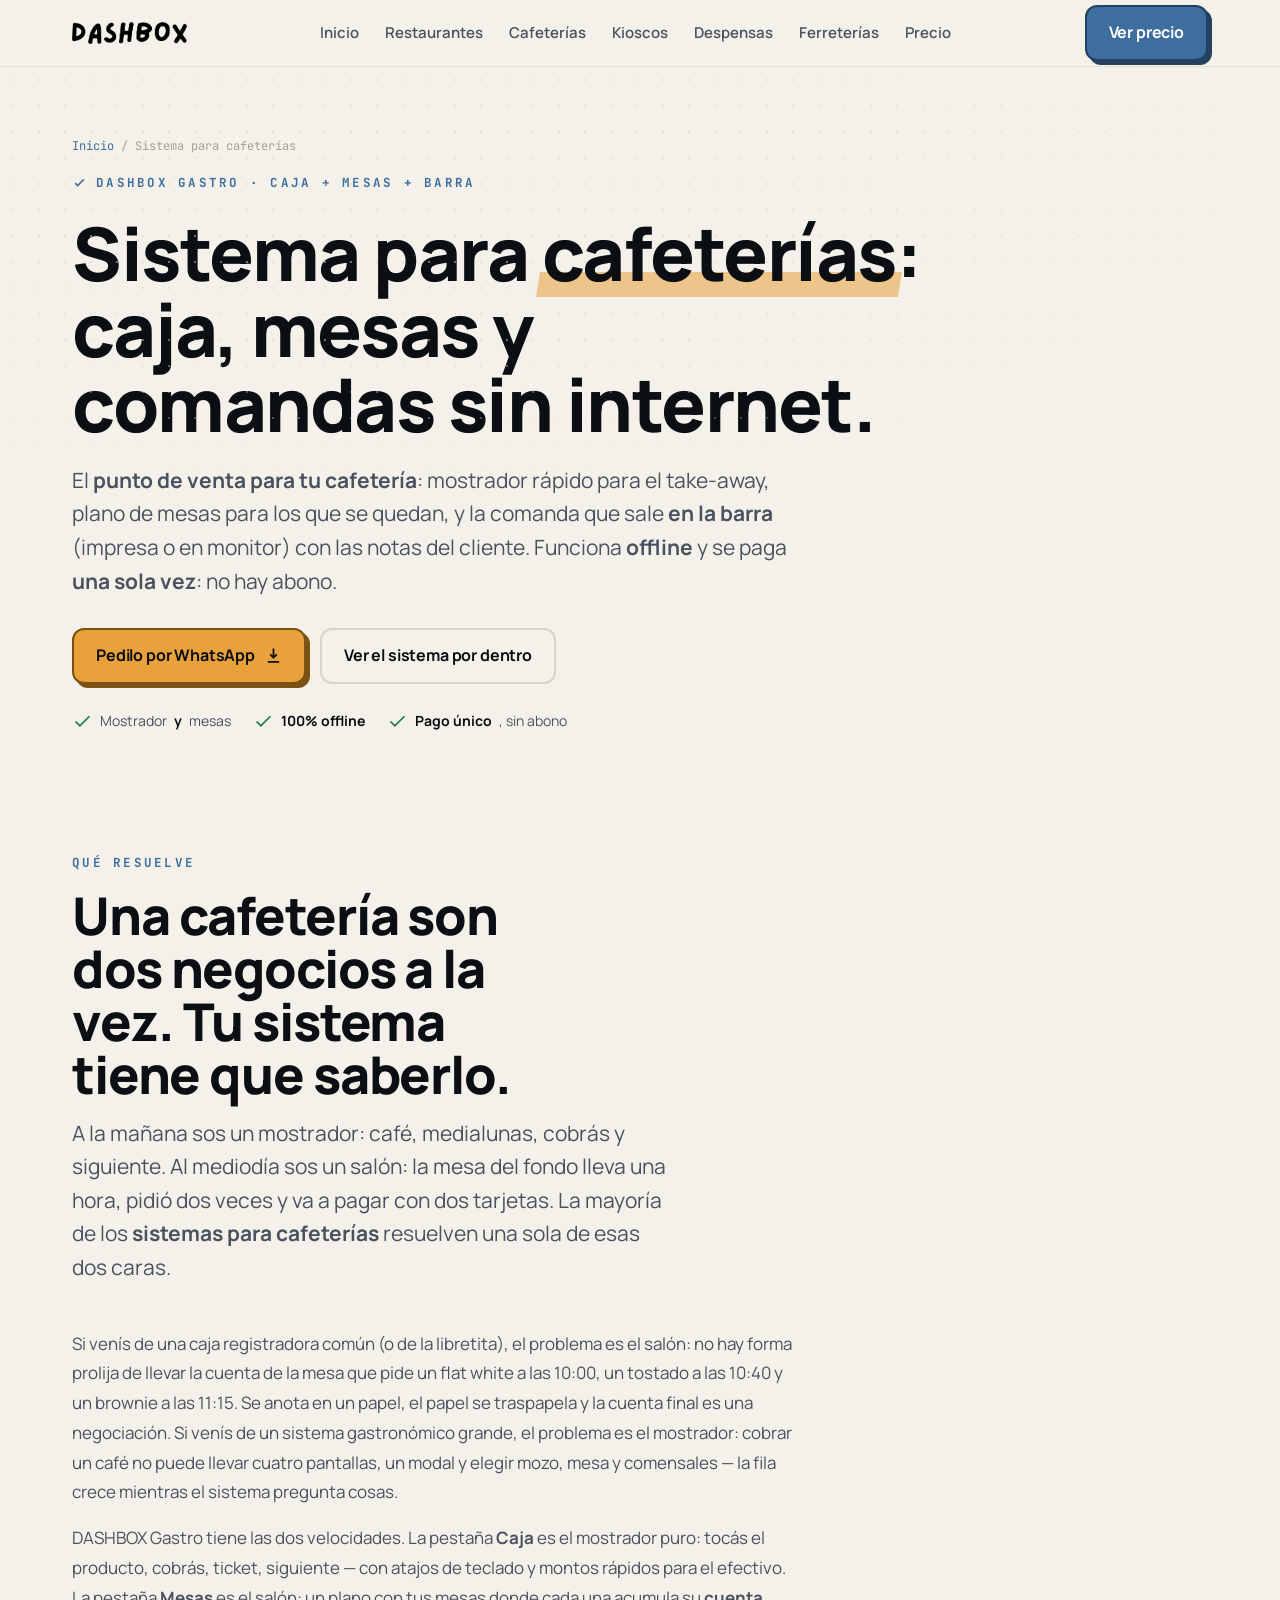
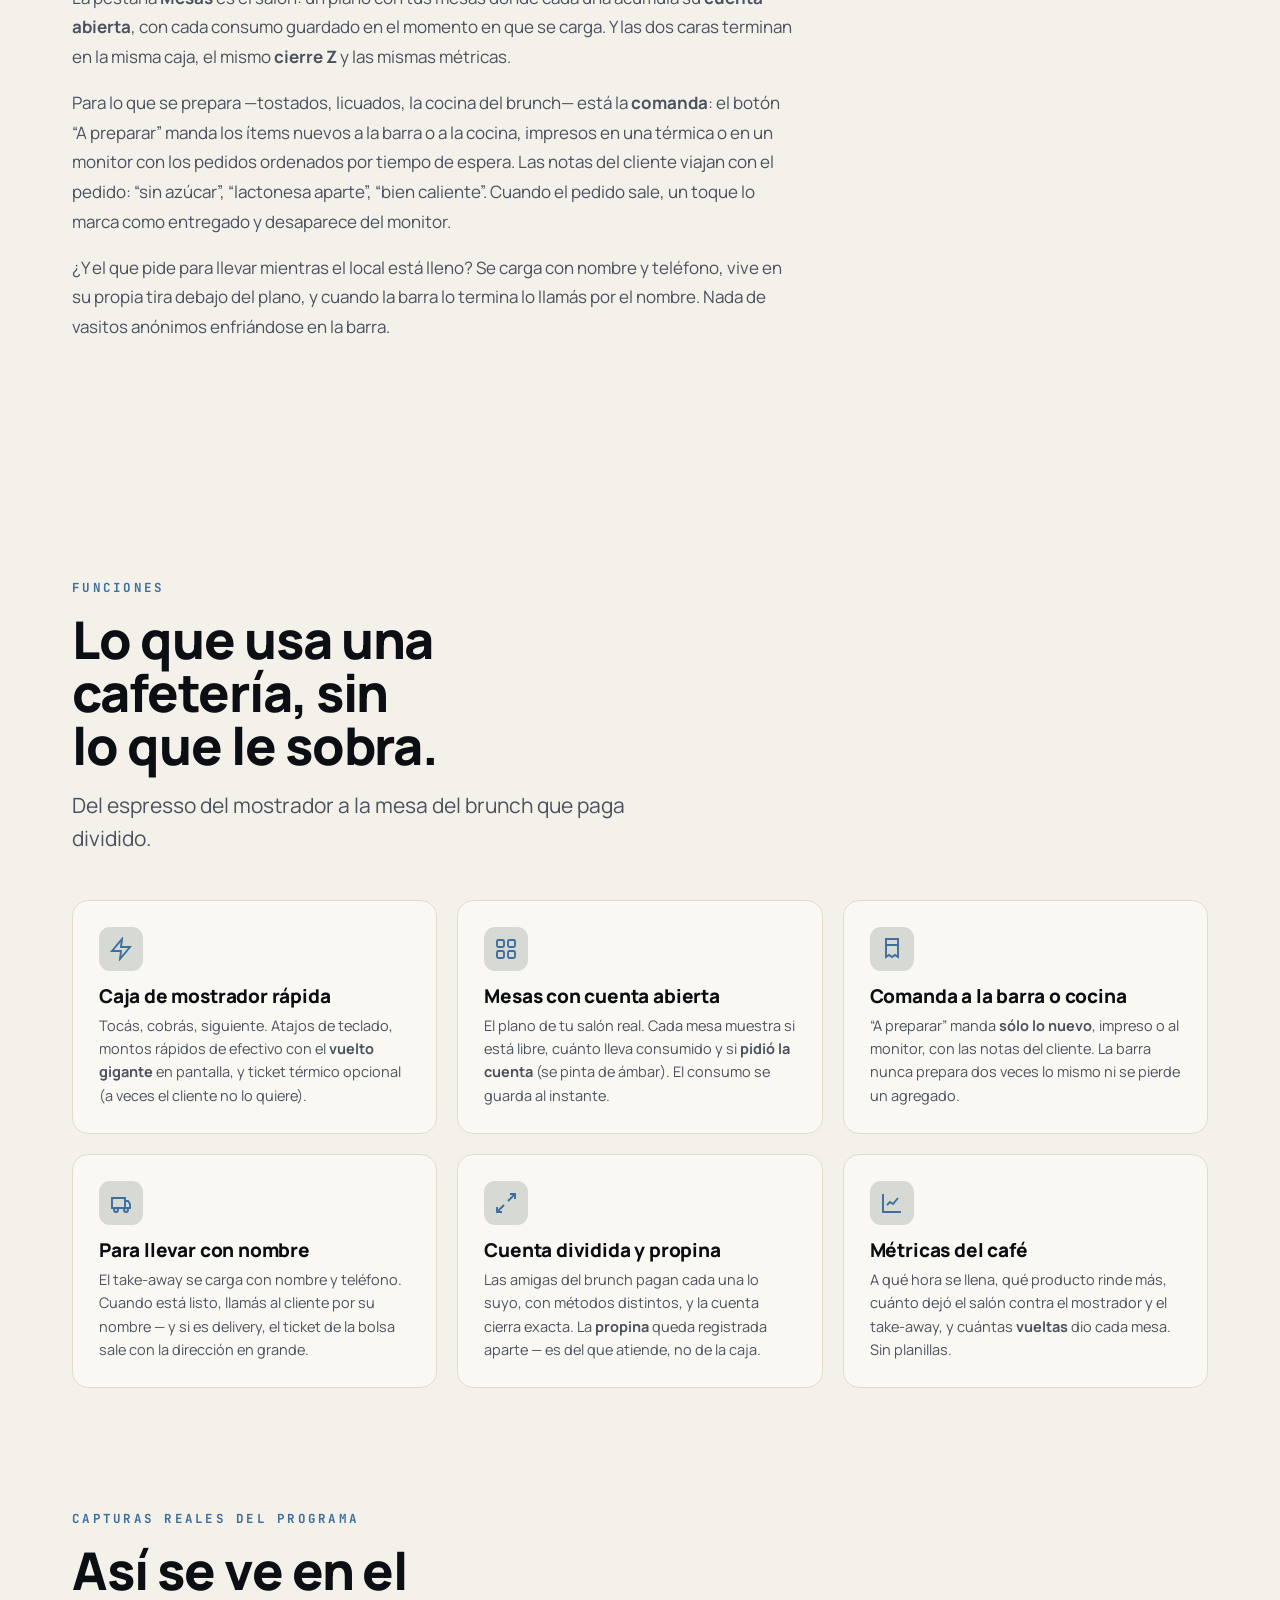
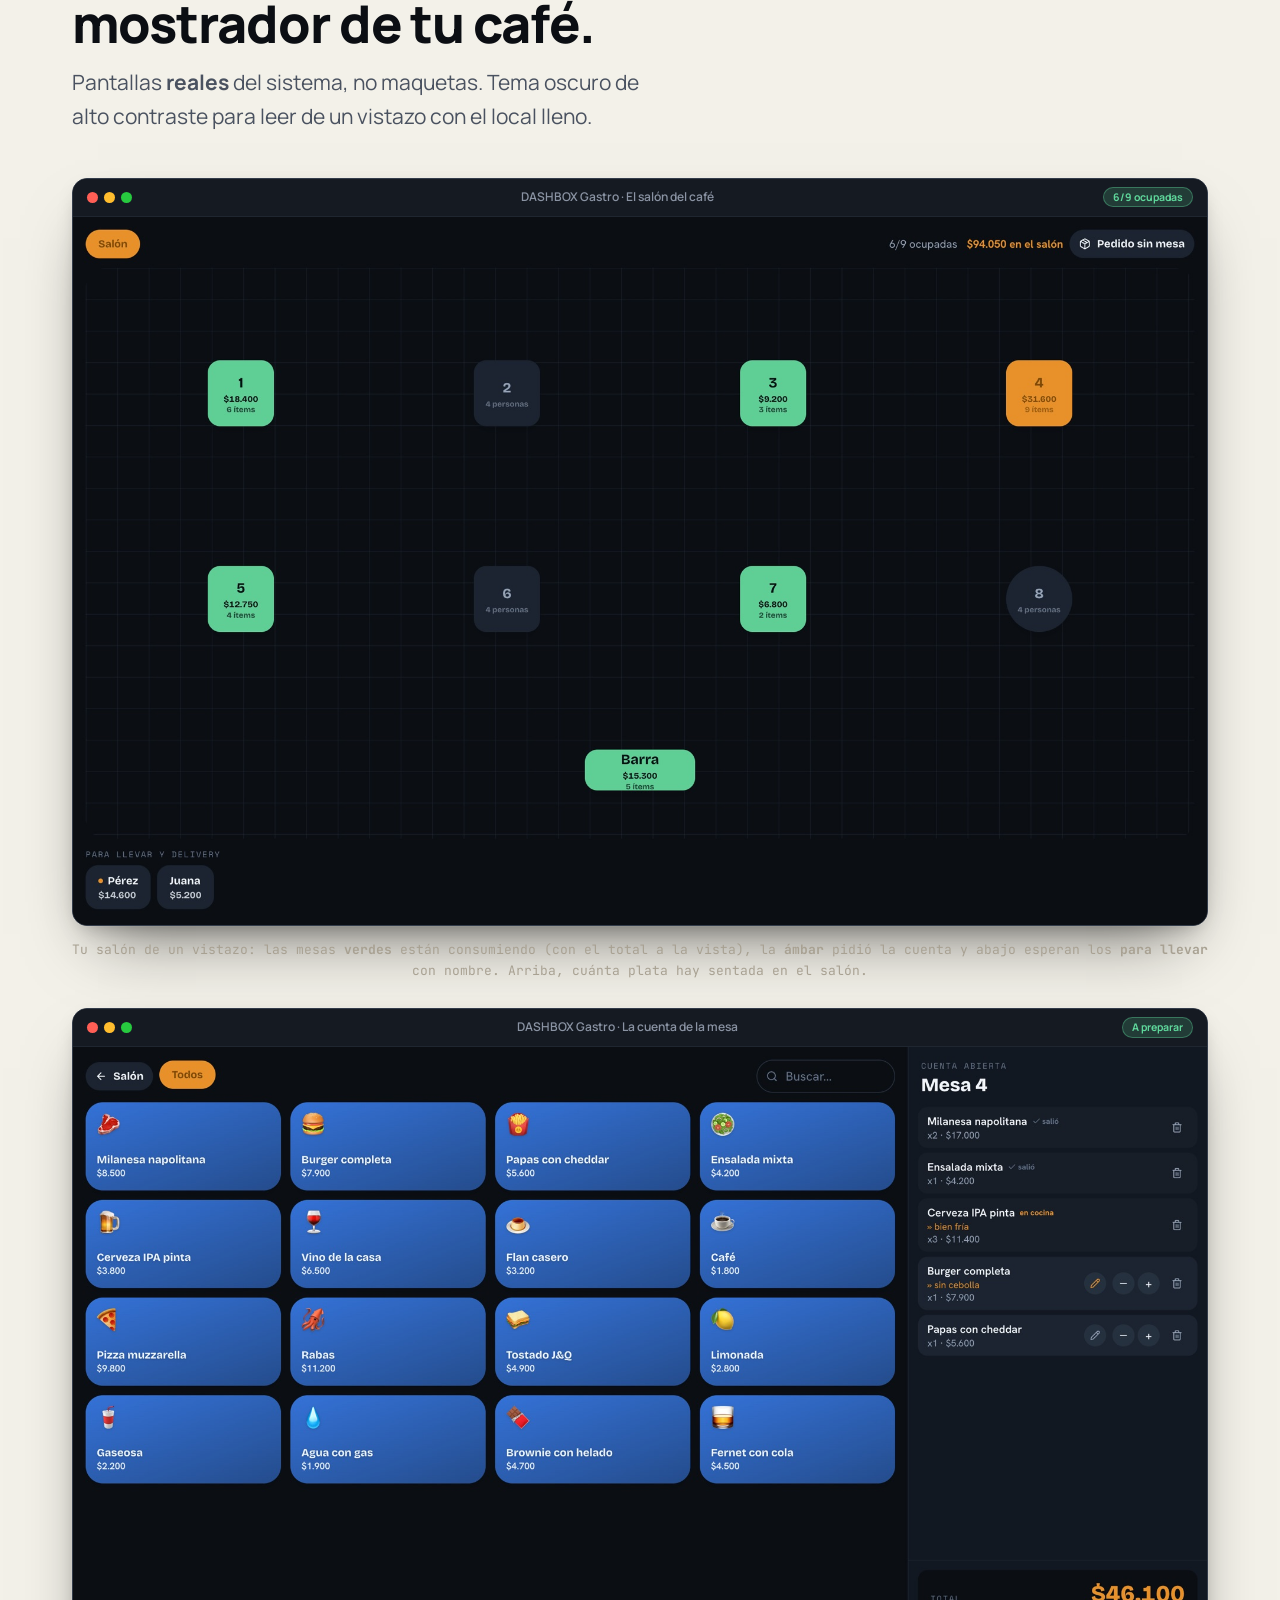
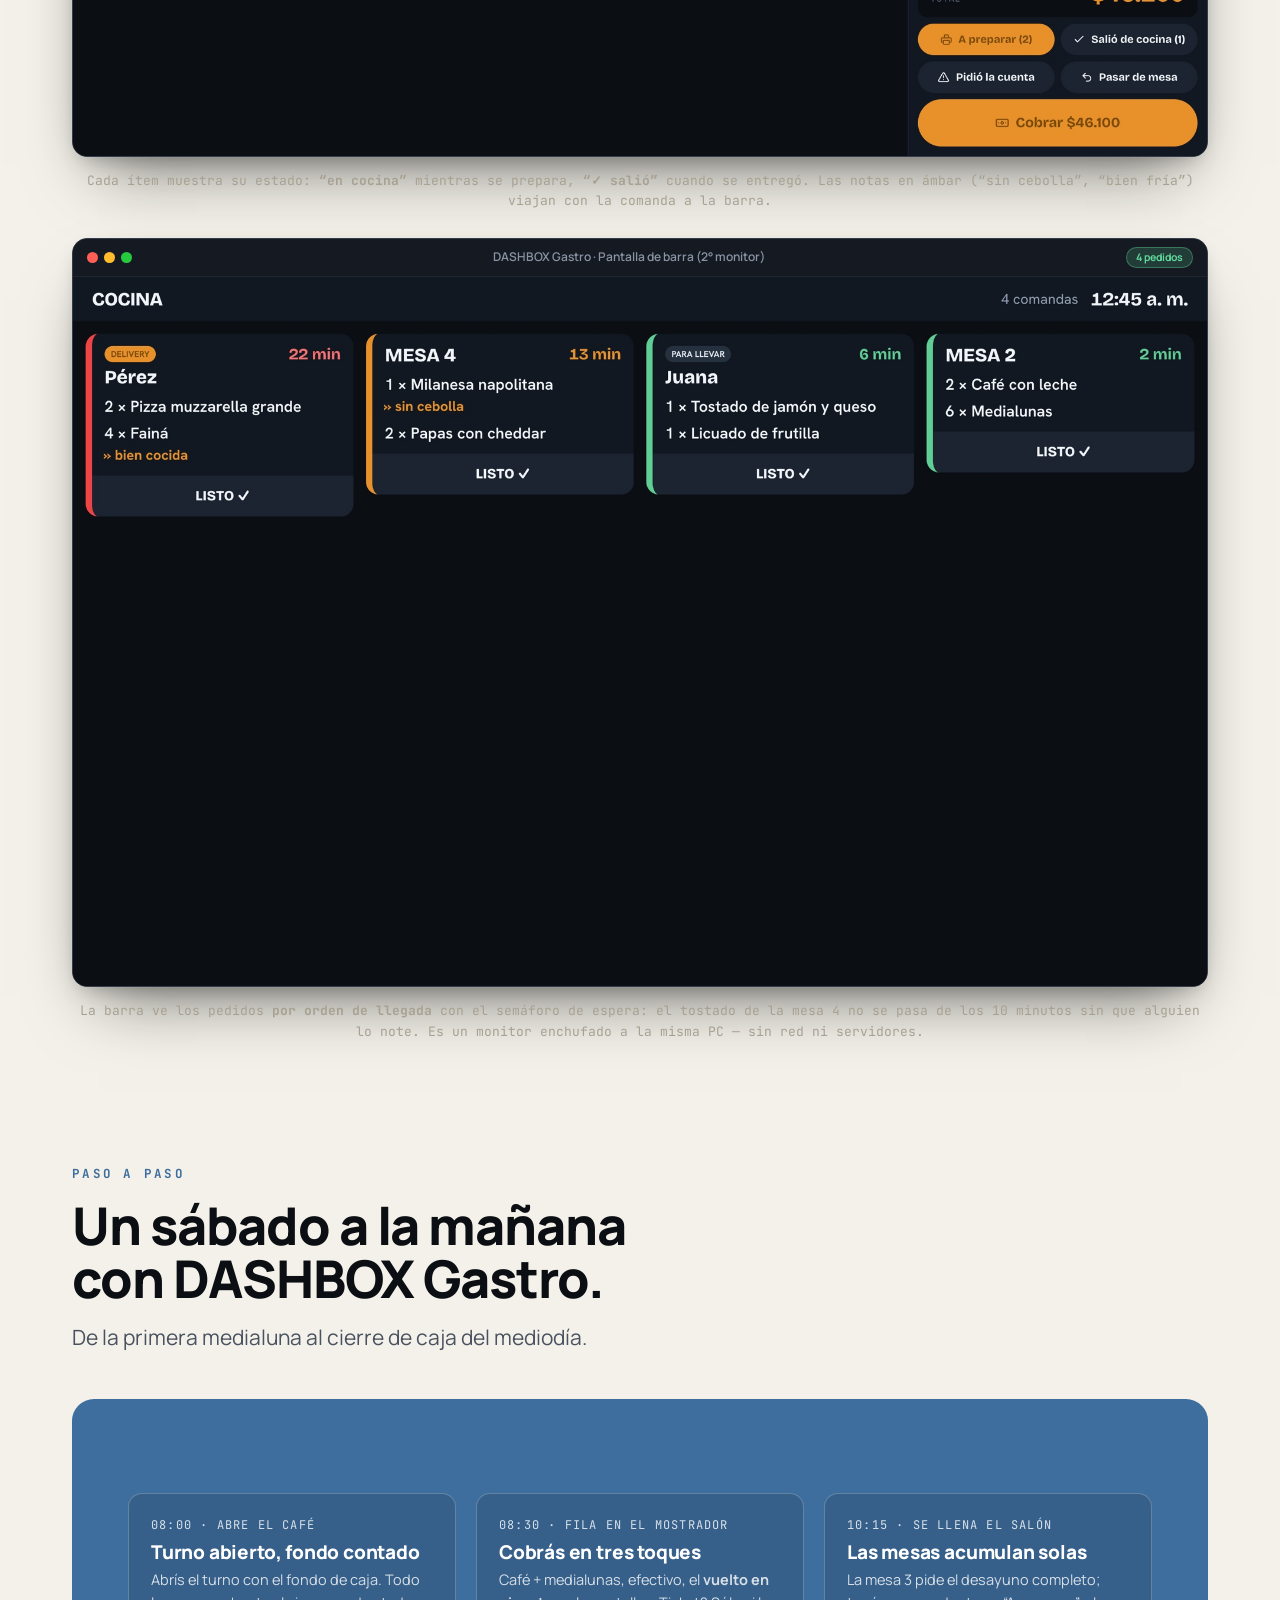
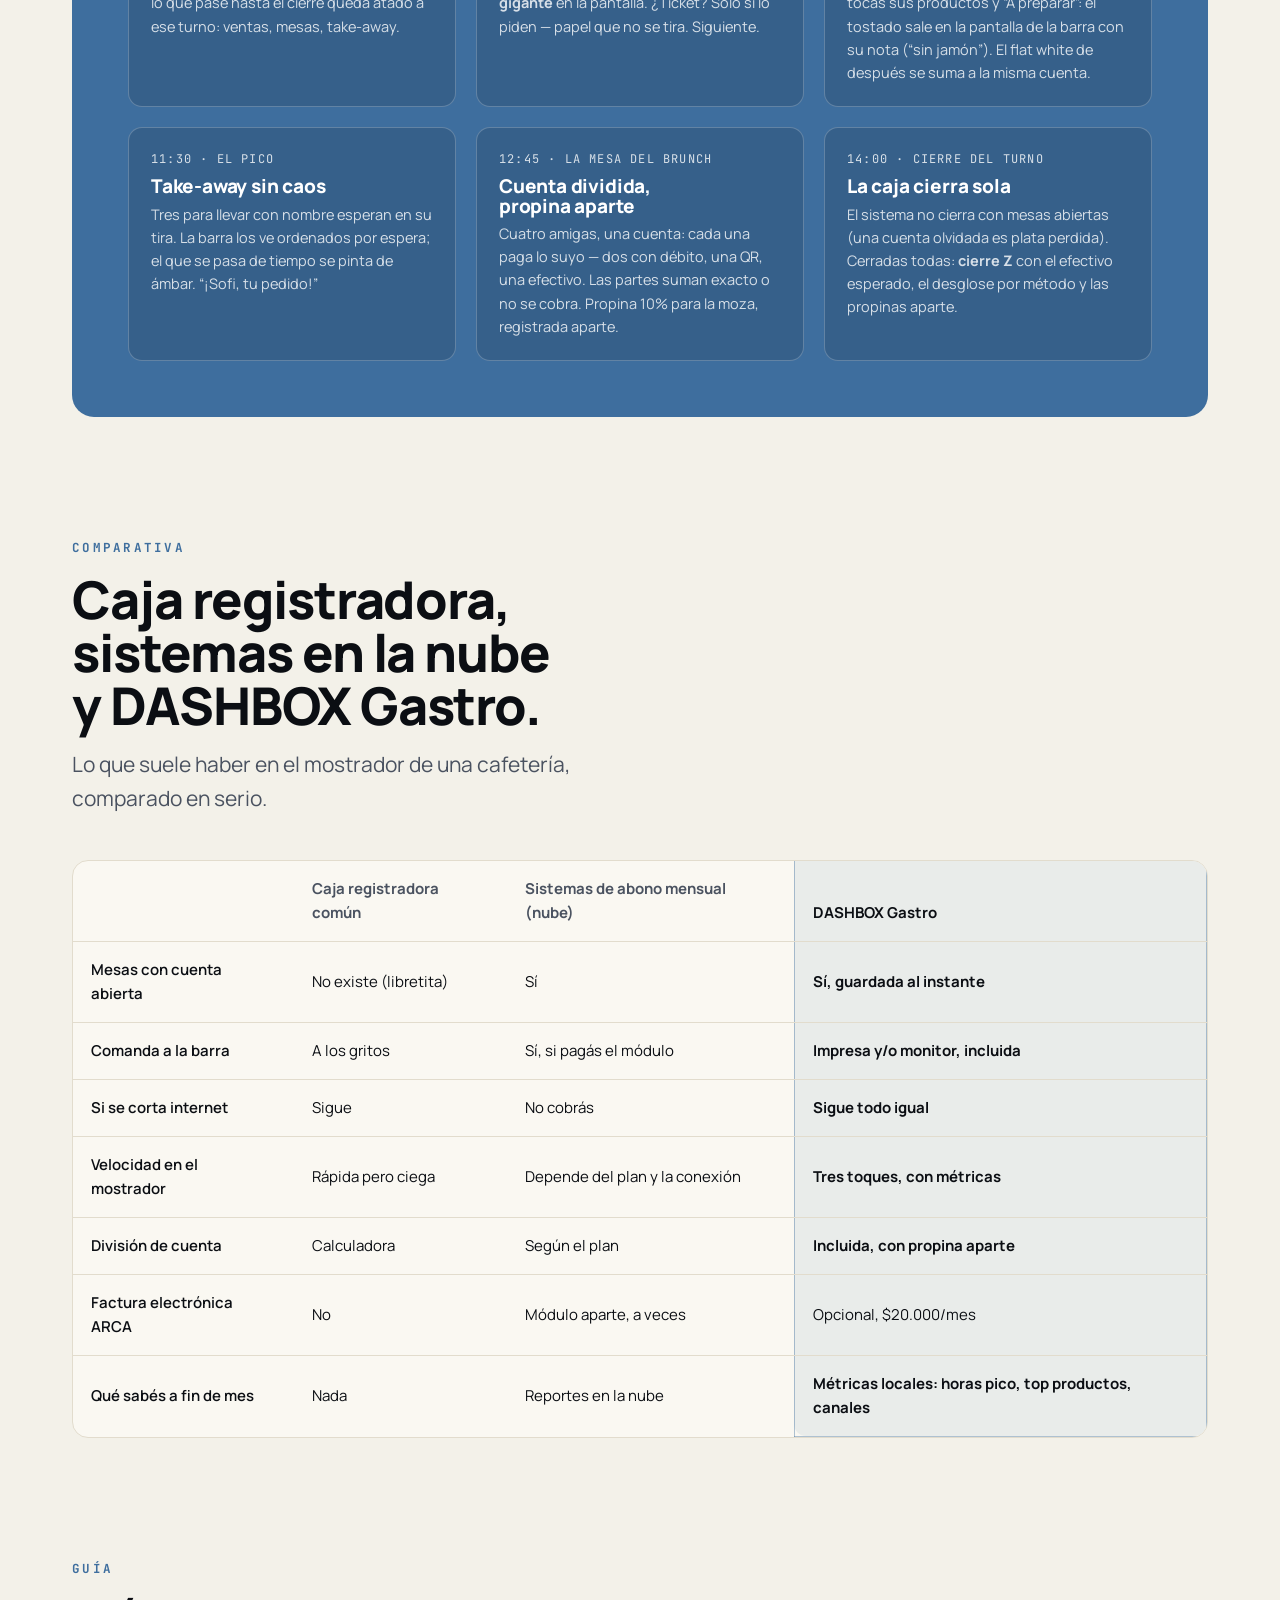
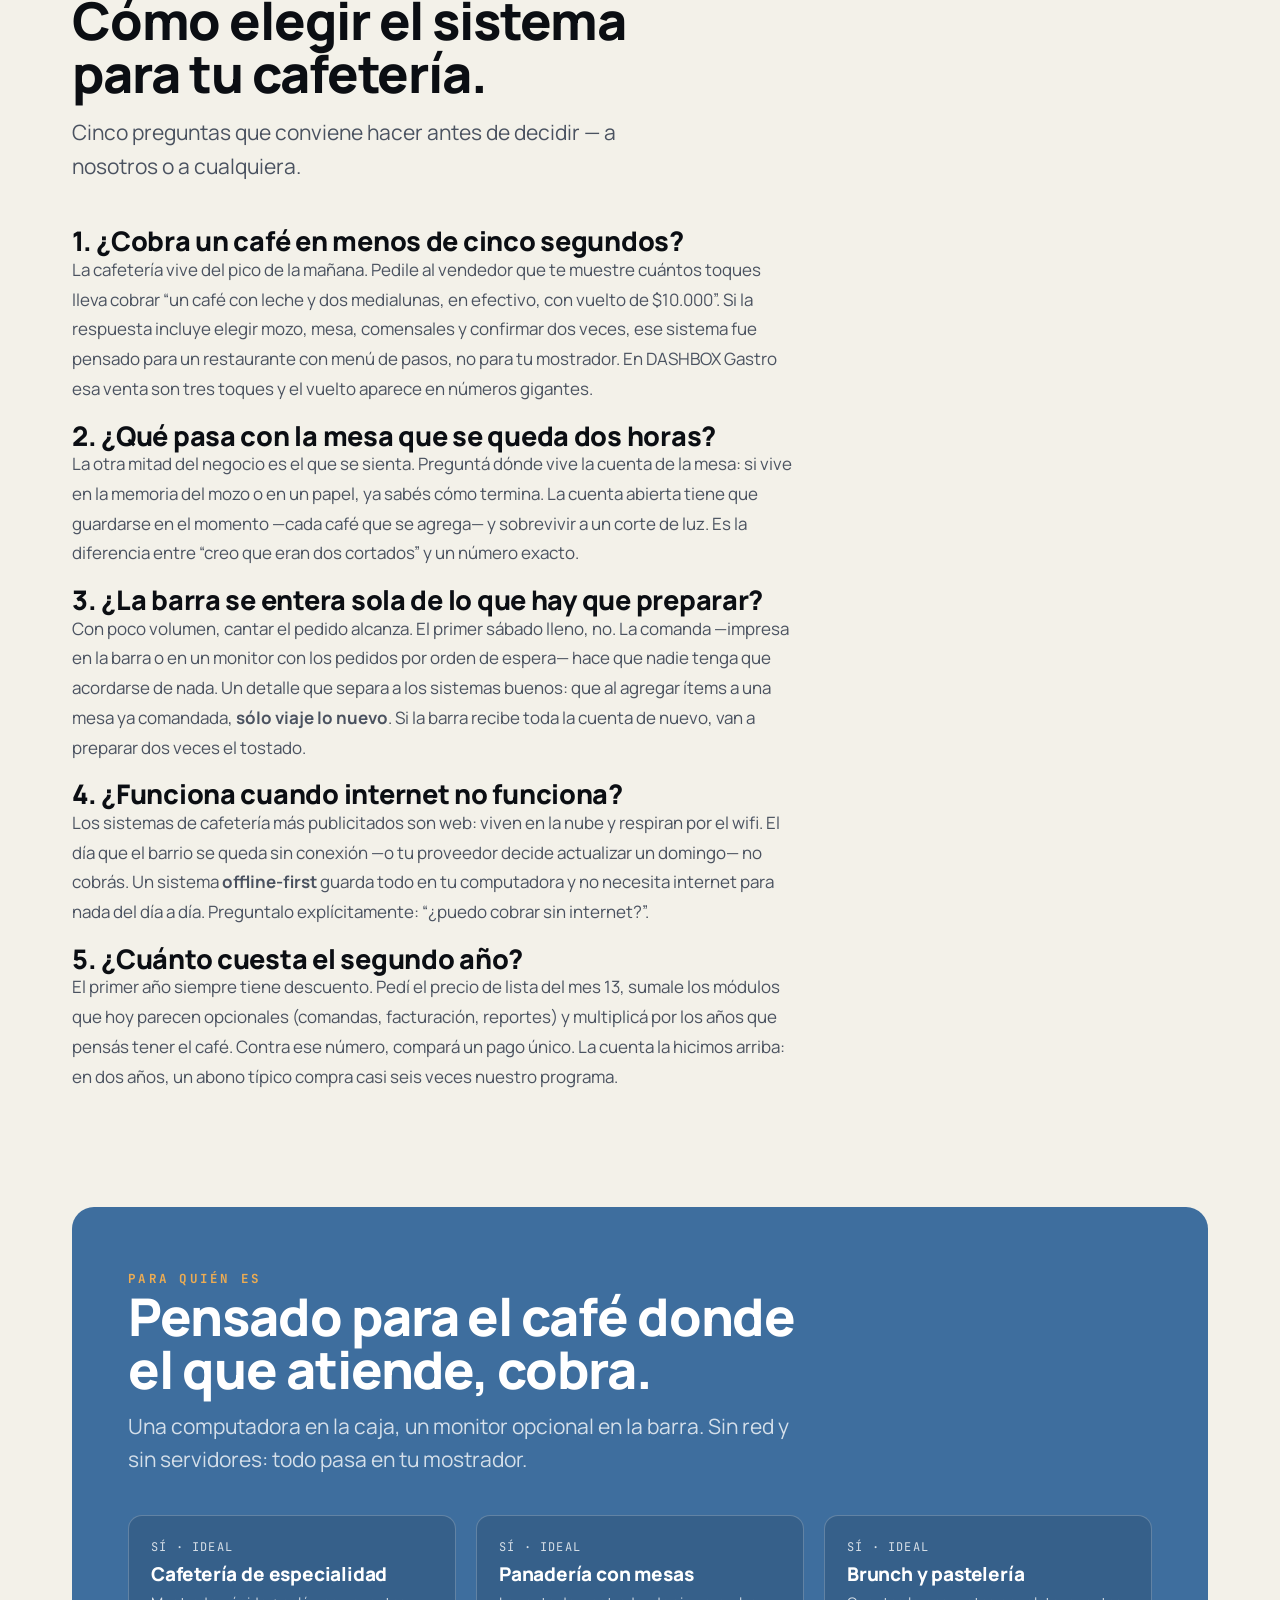
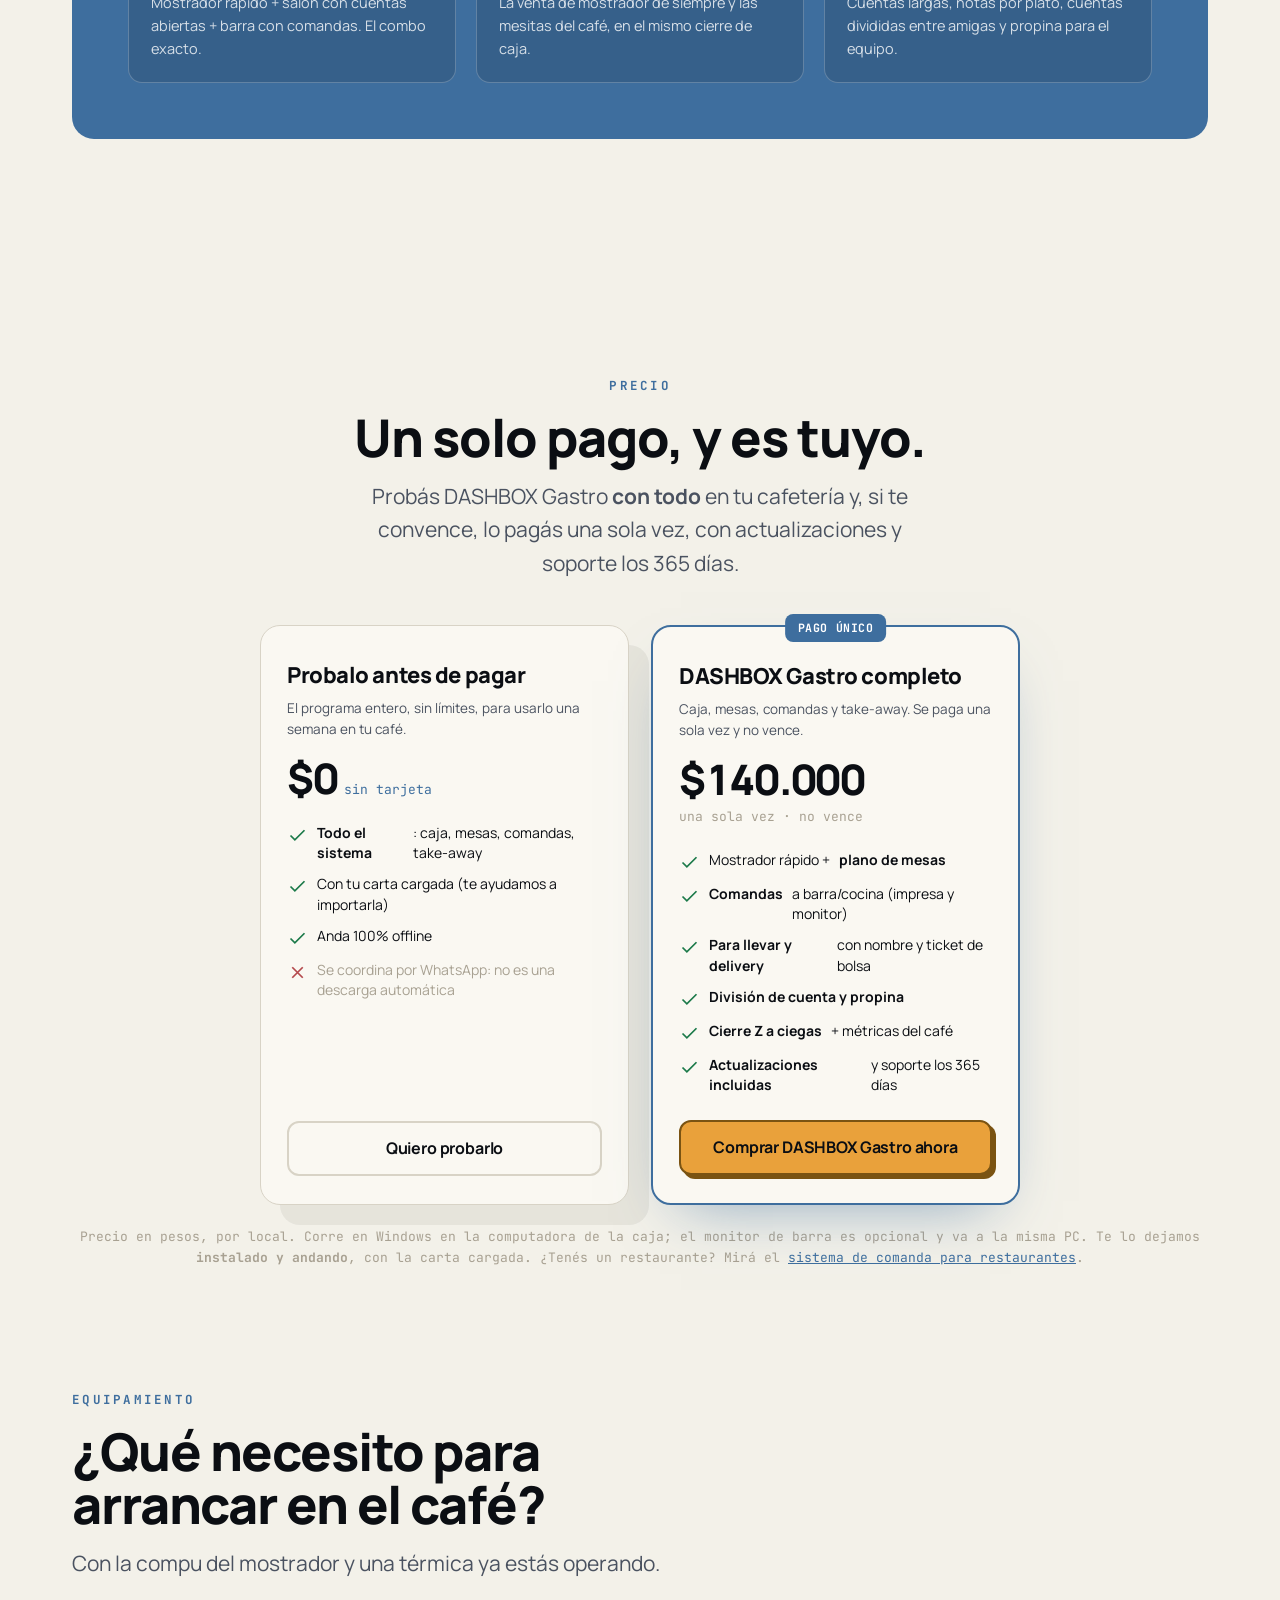
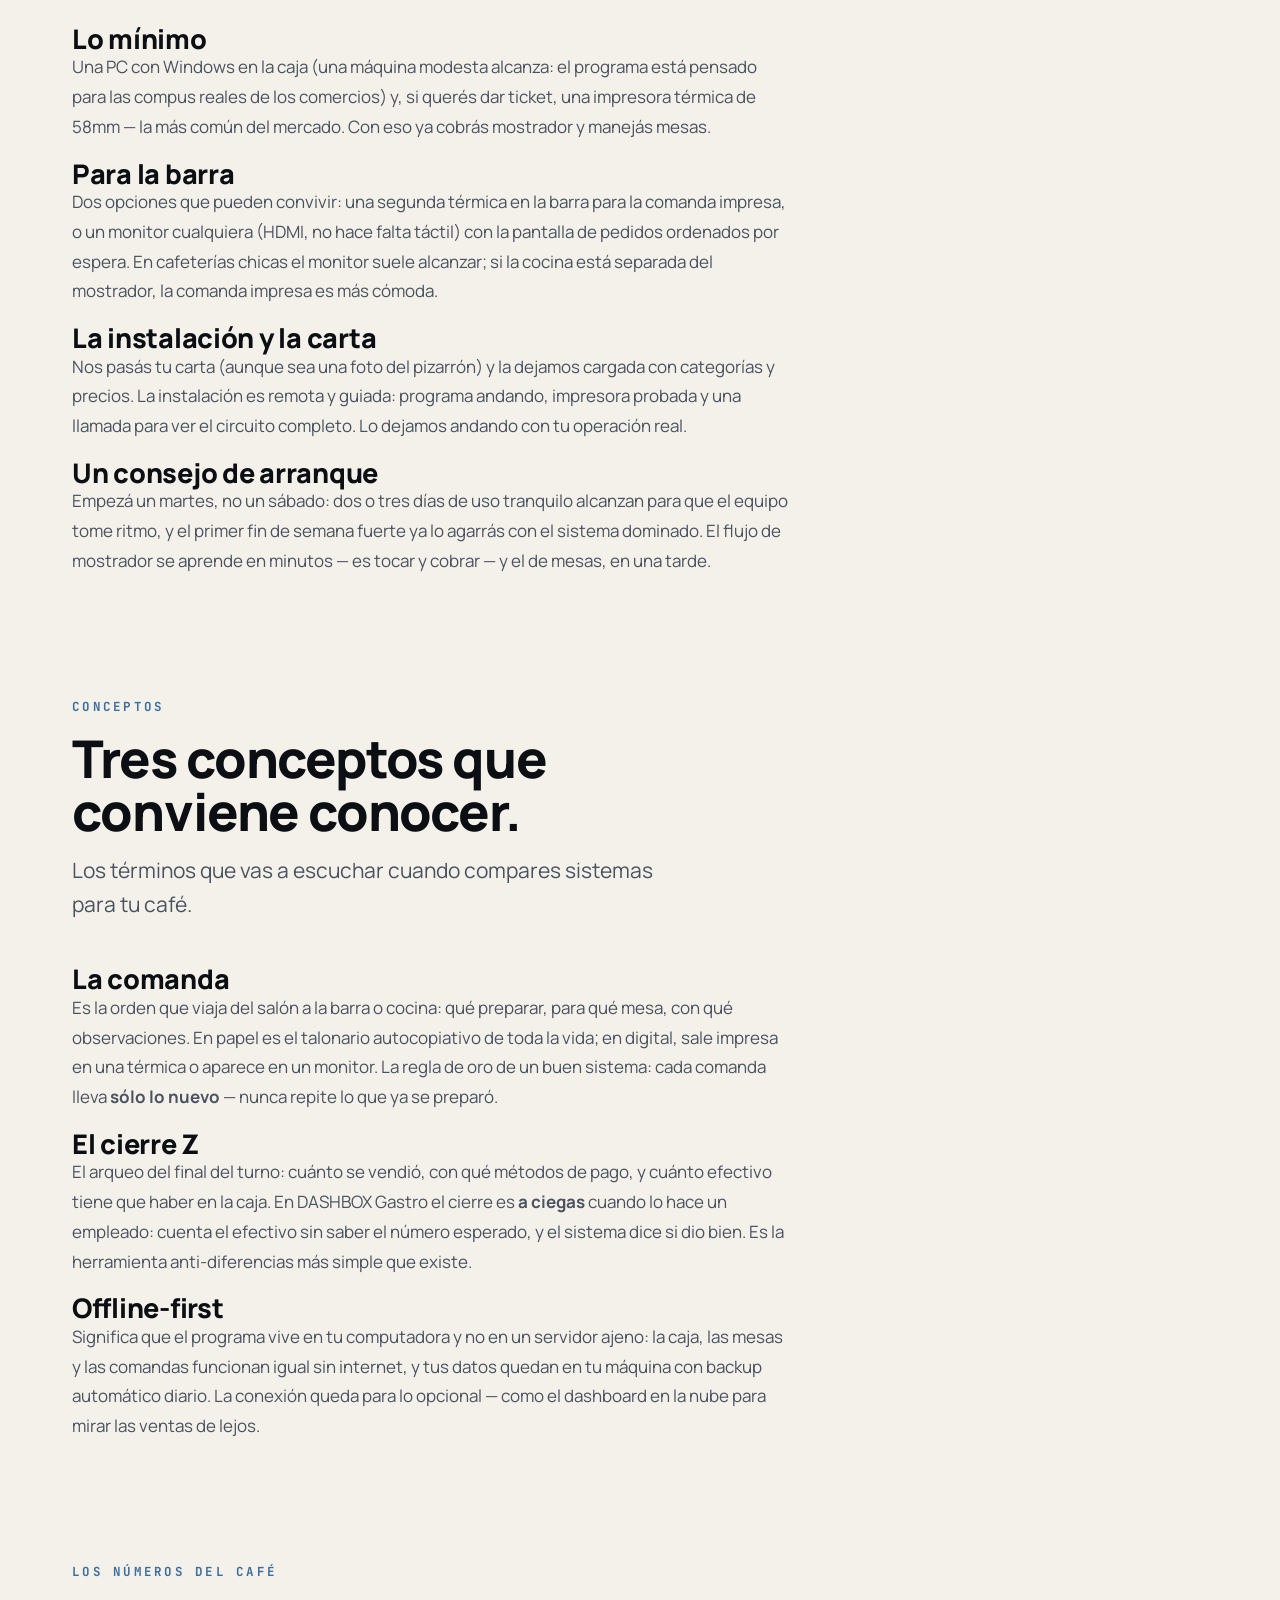
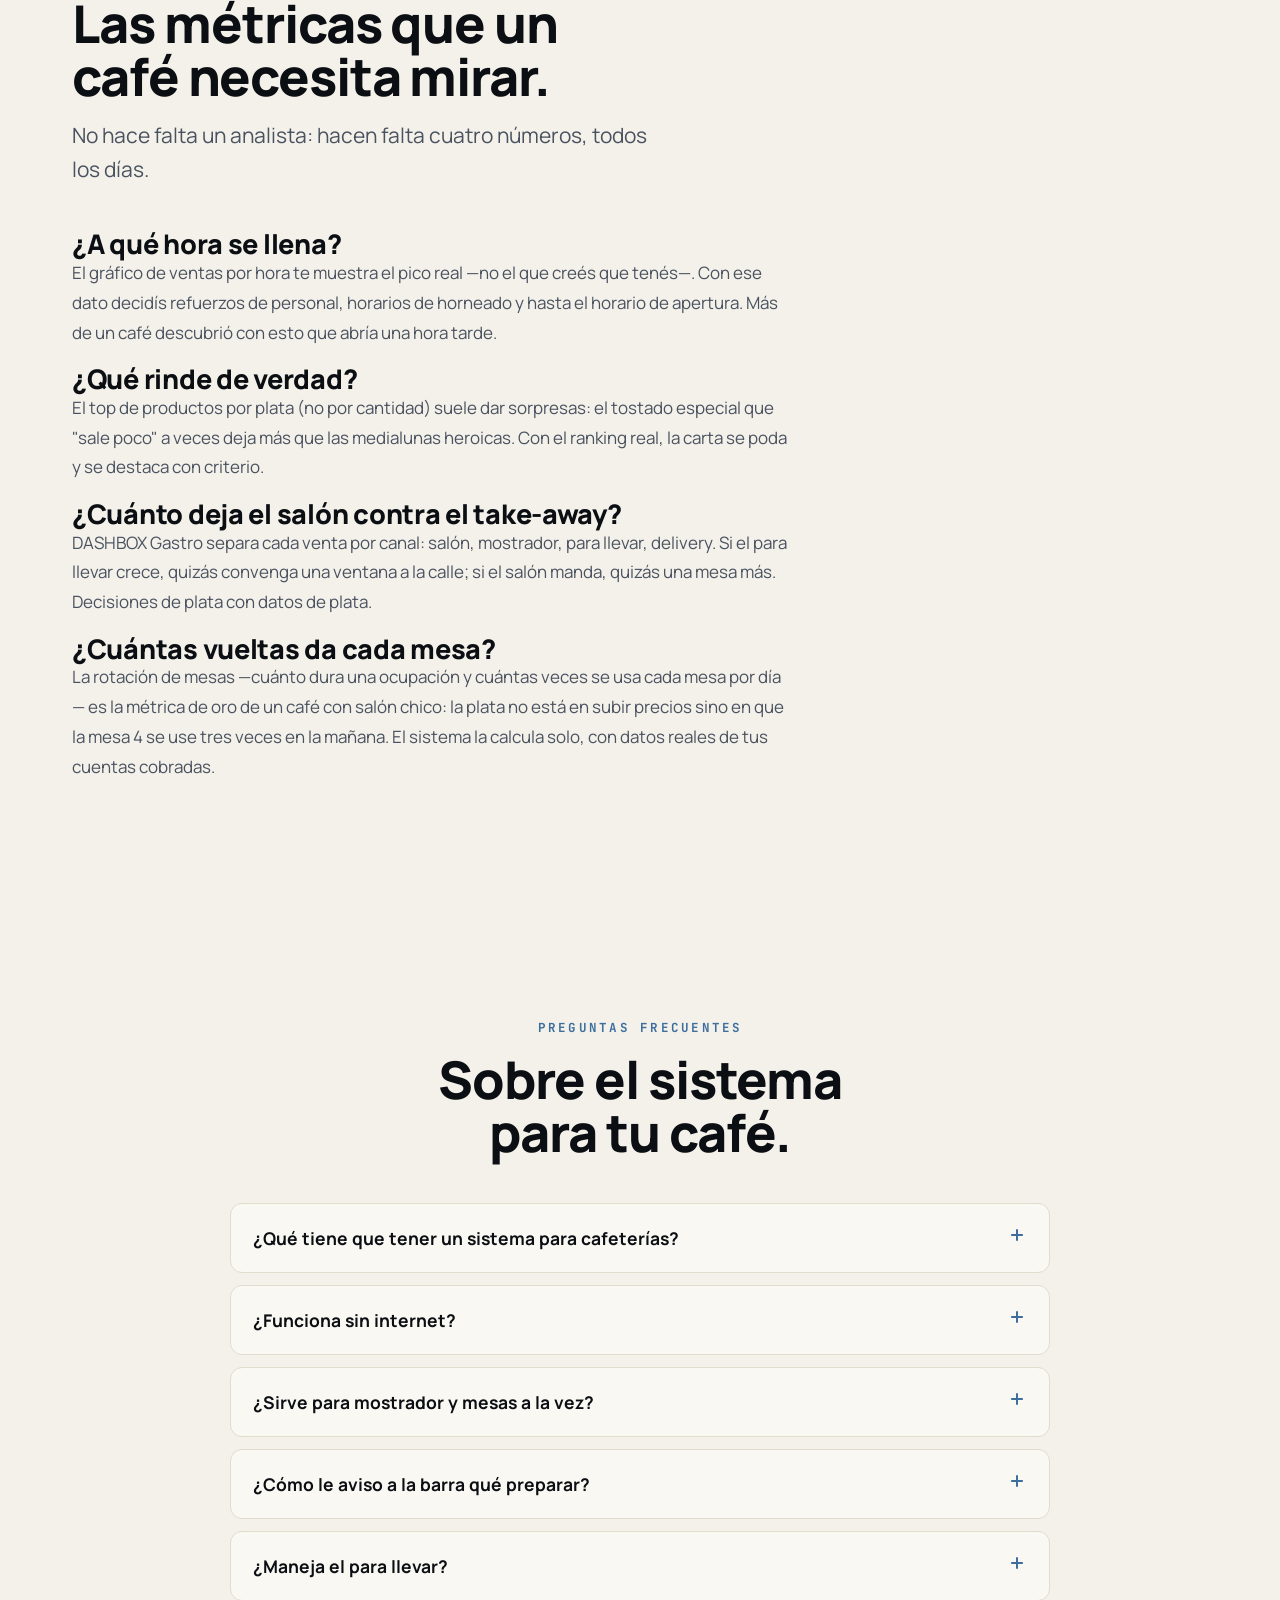
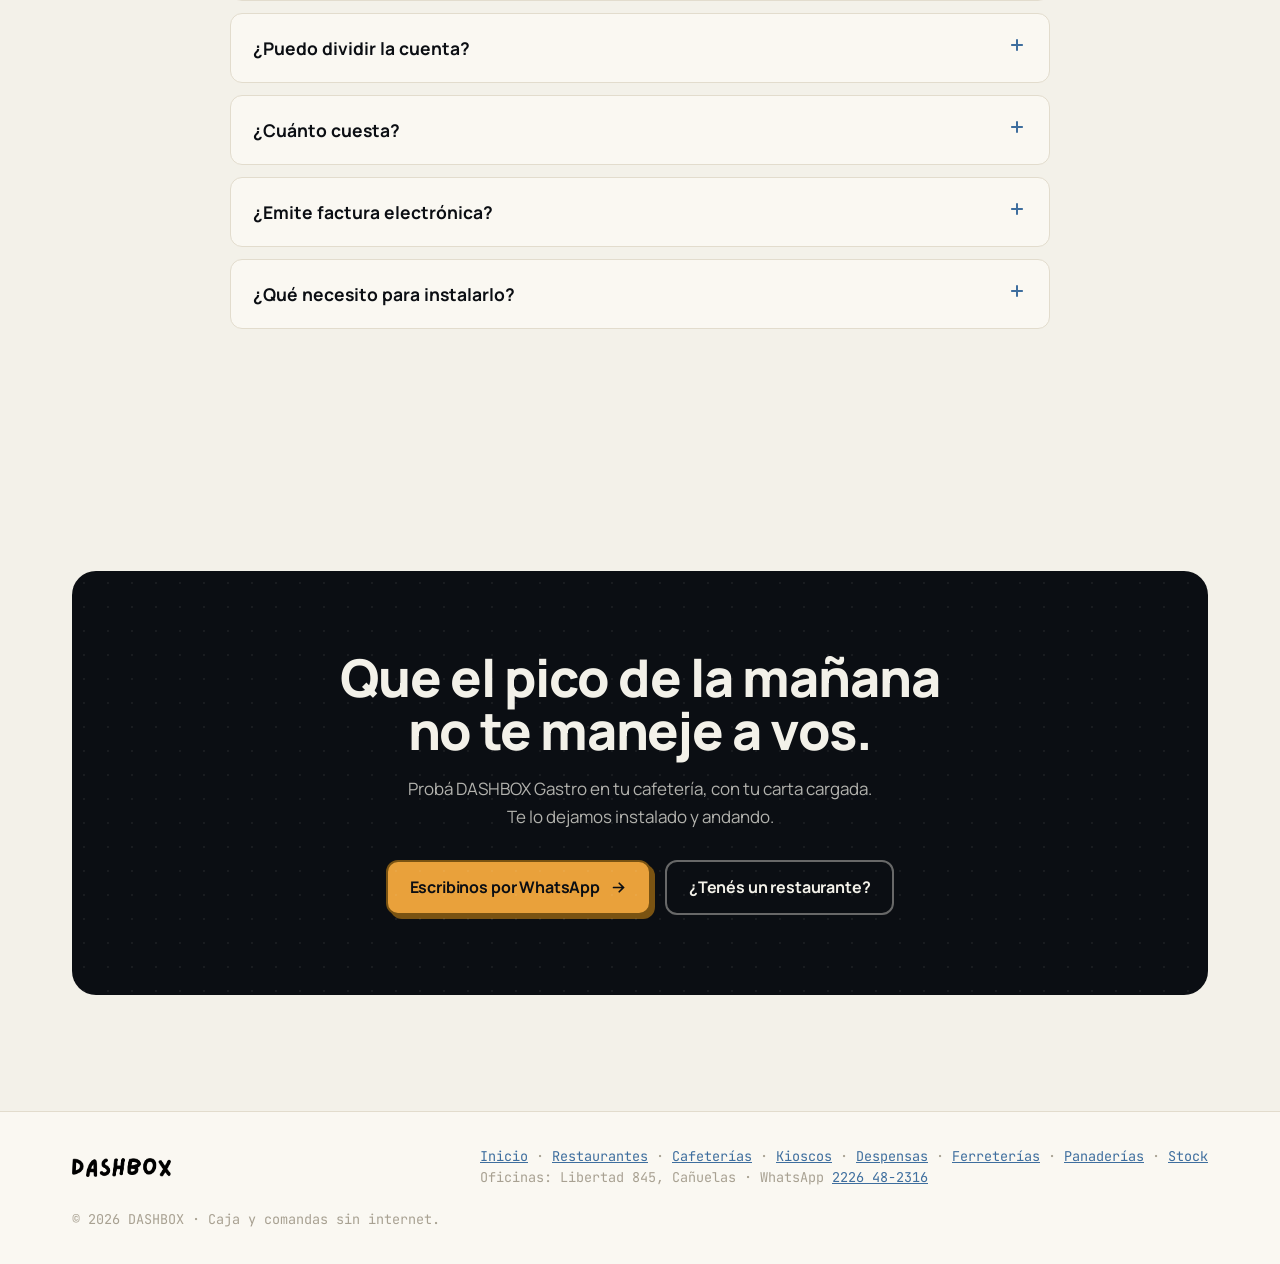
<file: sistema-para-cafeterias.html>
<!doctype html>
<html lang="es-AR">
<head>
<meta charset="utf-8" />
<meta name="viewport" content="width=device-width, initial-scale=1" />
<!-- Google Tag Manager -->
<script>(function(w,d,s,l,i){w[l]=w[l]||[];w[l].push({'gtm.start':
new Date().getTime(),event:'gtm.js'});var f=d.getElementsByTagName(s)[0],
j=d.createElement(s),dl=l!='dataLayer'?'&l='+l:'';j.async=true;j.src=
'https://www.googletagmanager.com/gtm.js?id='+i+dl;f.parentNode.insertBefore(j,f);
})(window,document,'script','dataLayer','GTM-NHLXC8S2');</script>
<!-- End Google Tag Manager -->

<!-- Google tag (gtag.js) -->
<script async src="https://www.googletagmanager.com/gtag/js?id=AW-18345697254"></script>
<script>
  window.dataLayer = window.dataLayer || [];
  function gtag(){dataLayer.push(arguments);}
  gtag('js', new Date());
  gtag('config', 'AW-18345697254');
</script>

<title>Sistema para cafeterías — mesas, caja y comandas | DASHBOX Gastro</title>
<meta name="description" content="Sistema para cafeterías: mesas en un plano, caja rápida, comandas a la barra o cocina, para llevar y delivery. Punto de venta que funciona sin internet y se paga una sola vez ($140.000). Te lo dejamos andando con tu carta, antes de pagar." />
<meta name="keywords" content="sistema para cafeterias, sistemas para cafeterias, software para cafeterias, punto de venta para cafeteria, software para cafeterias y restaurantes, comandas para cafeteria, tpv cafeteria, programa para cafeteria, sistema de cobro para cafeteria" />
<meta name="robots" content="index, follow, max-image-preview:large, max-snippet:-1, max-video-preview:-1" />
<link rel="canonical" href="https://dashbox.com.ar/sistema-para-cafeterias" />

<meta name="theme-color" content="#F3F1E9" />
<meta name="color-scheme" content="light" />
<link rel="icon" href="/favicon.png" type="image/png" />
<link rel="apple-touch-icon" href="/favicon.png" />
<link rel="manifest" href="/site.webmanifest" />

<meta property="og:type" content="website" />
<meta property="og:site_name" content="DASHBOX" />
<meta property="og:locale" content="es_AR" />
<meta property="og:title" content="Sistema para cafeterías — mesas, caja y comandas sin internet" />
<meta property="og:description" content="El punto de venta para tu café: mesas, caja rápida, comandas y para llevar. Pago único, y anda sin internet." />
<meta property="og:url" content="https://dashbox.com.ar/sistema-para-cafeterias" />
<meta property="og:image" content="https://dashbox.com.ar/og.png" />
<meta property="og:image:width" content="1200" />
<meta property="og:image:height" content="630" />
<meta name="twitter:card" content="summary_large_image" />
<meta name="twitter:title" content="Sistema para cafeterías — DASHBOX Gastro" />
<meta name="twitter:description" content="Mesas, caja rápida y comandas para tu café. Anda sin internet y se paga una sola vez." />
<meta name="twitter:image" content="https://dashbox.com.ar/og.png" />

<link rel="preconnect" href="https://fonts.googleapis.com">
<link rel="preconnect" href="https://fonts.gstatic.com" crossorigin>
<link href="https://fonts.googleapis.com/css2?family=Manrope:wght@400;500;600;700;800&family=JetBrains+Mono:wght@400;500;700&display=swap" rel="stylesheet">

<script type="application/ld+json">
{
  "@context": "https://schema.org",
  "@type": "SoftwareApplication",
  "name": "DASHBOX Gastro — Sistema para cafeterías",
  "applicationCategory": "BusinessApplication",
  "applicationSubCategory": "Cafe POS",
  "operatingSystem": "Windows",
  "url": "https://dashbox.com.ar/sistema-para-cafeterias",
  "inLanguage": "es-AR",
  "description": "Sistema para cafeterías: plano de mesas, caja rápida, comandas a la barra o a la cocina (impresas o en monitor), pedidos para llevar y delivery, división de cuenta, propina y cierre de caja. Funciona 100% sin internet. Se ve andando con tu operación real antes de pagar; se compra con un pago único de $140.000, con actualizaciones y soporte los 365 días.",
  "offers": {
    "@type": "Offer",
    "name": "DASHBOX Gastro completo (pago único)",
    "price": "140000",
    "priceCurrency": "ARS",
    "description": "Un pago único: todo el programa, para siempre, con actualizaciones incluidas y servicio técnico los 365 días.",
    "availability": "https://schema.org/InStock"
  },
  "publisher": {
    "@type": "Organization",
    "name": "DASHBOX"
  }
}
</script>
<script type="application/ld+json">
{
  "@context": "https://schema.org",
  "@type": "BreadcrumbList",
  "itemListElement": [
    { "@type": "ListItem", "position": 1, "name": "Inicio", "item": "https://dashbox.com.ar/" },
    { "@type": "ListItem", "position": 2, "name": "Sistema para cafeterías", "item": "https://dashbox.com.ar/sistema-para-cafeterias" }
  ]
}
</script>
<script type="application/ld+json">
{
  "@context": "https://schema.org",
  "@type": "FAQPage",
  "mainEntity": [
    { "@type": "Question", "name": "¿Qué tiene que tener un sistema para cafeterías?", "acceptedAnswer": { "@type": "Answer", "text": "Cuatro cosas: una caja rápida para el mostrador (el café con leche y las medialunas no pueden tardar tres pantallas), mesas con cuenta abierta para el que se queda, un canal claro hacia la barra o la cocina para lo que se prepara, y el para llevar integrado. DASHBOX Gastro trae las cuatro en el mismo programa." } },
    { "@type": "Question", "name": "¿Funciona sin internet?", "acceptedAnswer": { "@type": "Answer", "text": "Sí, 100%. Todo vive en la computadora del local: la caja, las mesas y las comandas andan igual con la conexión cortada, con backup automático diario." } },
    { "@type": "Question", "name": "¿Sirve para cafetería con mesas y también mostrador?", "acceptedAnswer": { "@type": "Answer", "text": "Sí, es exactamente el formato para el que está pensado: la pestaña Mesas maneja el salón con cuentas abiertas, y la pestaña Caja es el mostrador clásico de venta directa. Las dos conviven y todo termina en el mismo cierre de caja." } },
    { "@type": "Question", "name": "¿Cómo le aviso a la barra qué preparar?", "acceptedAnswer": { "@type": "Answer", "text": "Con el botón A preparar: los ítems nuevos de la mesa salen como comanda impresa en una térmica en la barra o cocina, o aparecen en un monitor con los pedidos ordenados por tiempo de espera. Las notas del cliente (lactonesa aparte, sin azúcar, doble shot) viajan con la comanda." } },
    { "@type": "Question", "name": "¿Maneja el para llevar?", "acceptedAnswer": { "@type": "Answer", "text": "Sí. Los pedidos sin mesa se cargan con nombre y teléfono, aparecen en su propia tira debajo del plano y en la pantalla de la barra con su etiqueta. Cuando está listo, llamás al cliente por su nombre." } },
    { "@type": "Question", "name": "¿Puedo dividir la cuenta de una mesa?", "acceptedAnswer": { "@type": "Answer", "text": "Sí: mitad efectivo y mitad débito, o cada uno lo suyo con su método. Las partes tienen que sumar exacto el total, así el arqueo de caja siempre cierra. La propina se registra aparte." } },
    { "@type": "Question", "name": "¿Cuánto cuesta un sistema para cafetería?", "acceptedAnswer": { "@type": "Answer", "text": "DASHBOX Gastro se paga una sola vez: $140.000 y es tuyo para siempre, con actualizaciones y soporte los 365 días. Antes lo ves andando con tu carta real, sin pagar nada." } },
    { "@type": "Question", "name": "¿Emite factura electrónica?", "acceptedAnswer": { "@type": "Answer", "text": "Sí, como módulo opcional de $20.000 por mes: Factura C con CAE y QR. Te ayudamos con el alta del certificado en ARCA. Sin el módulo, el sistema imprime tickets no fiscales. Si tu café necesita factura fiscal para operar hoy, DASHBOX Gastro todavía no es para vos." } },
    { "@type": "Question", "name": "¿Qué necesito para instalarlo?", "acceptedAnswer": { "@type": "Answer", "text": "Una computadora con Windows en la caja y, si querés ticket, una impresora térmica de 58mm (la más común del mercado). El monitor de barra/cocina es opcional y va enchufado a la misma PC. Te lo dejamos instalado y andando con tu carta cargada." } }
  ]
}
</script>

<link rel="stylesheet" href="/styles.css" />
<noscript><style>.reveal{opacity:1 !important; transform:none !important}</style></noscript>
</head>
<body>
<!-- Google Tag Manager (noscript) -->
<noscript><iframe src="https://www.googletagmanager.com/ns.html?id=GTM-NHLXC8S2"
height="0" width="0" style="display:none;visibility:hidden"></iframe></noscript>
<!-- End Google Tag Manager (noscript) -->

<header class="nav">
  <div class="wrap row">
    <a class="brand" href="/"><img src="/logo.png" alt="DASHBOX" height="22" width="106"/></a>
    <nav class="links" aria-label="Secciones">
      <a href="/">Inicio</a>
      <a href="/sistema-de-comanda-para-restaurantes">Restaurantes</a>
      <a href="/sistema-para-cafeterias">Cafeterías</a>
      <a href="/software-para-kioscos">Kioscos</a>
      <a href="/software-para-despensas">Despensas</a>
      <a href="/software-para-ferreterias">Ferreterías</a>
      <a href="#precio">Precio</a>
    </nav>
    <div class="actions">
      <a class="btn" href="#precio">Ver precio</a>
    </div>
  </div>
</header>

<a id="top"></a>

<!-- HERO -->
<section class="hero">
  <div class="wrap">
    <nav aria-label="Migas" style="font-family:var(--f-mono); font-size:12px; color:var(--ink-faint); margin-bottom:14px">
      <a href="/" style="color:var(--green); text-decoration:none">Inicio</a> / Sistema para cafeterías
    </nav>
    <span class="eyebrow"><svg width="15" height="15" viewBox="0 0 24 24" fill="none" stroke="currentColor" stroke-width="2.4"><path d="M5 13l4 4L19 7"/></svg>DASHBOX Gastro · caja + mesas + barra</span>
    <h1 style="max-width:18ch">Sistema para <span class="hl">cafeterías</span>: caja, mesas y comandas sin internet.</h1>
    <p class="lead">El <b>punto de venta para tu cafetería</b>: mostrador rápido para el take-away, plano de mesas para los que se quedan, y la comanda que sale <b>en la barra</b> (impresa o en monitor) con las notas del cliente. Funciona <b>offline</b> y se paga <b>una sola vez</b>: no hay abono.</p>
    <div class="cta-row">
      <a class="btn amber" href="https://wa.me/5492226482316?text=Hola!%20Tengo%20una%20cafeter%C3%ADa%20y%20quiero%20DASHBOX%20Gastro" target="_blank" rel="noopener">Pedilo por WhatsApp
        <svg width="17" height="17" viewBox="0 0 24 24" fill="none" stroke="currentColor" stroke-width="2.4" stroke-linecap="round"><path d="M12 3v12m0 0l-4-4m4 4l4-4M5 21h14"/></svg></a>
      <a class="btn ghost" href="#pantallas">Ver el sistema por dentro</a>
    </div>
    <div class="assur">
      <span><svg class="ico good" viewBox="0 0 24 24" fill="none" stroke="currentColor" stroke-width="2"><path d="M20 6L9 17l-5-5"/></svg>Mostrador <b>y</b> mesas</span>
      <span><svg class="ico good" viewBox="0 0 24 24" fill="none" stroke="currentColor" stroke-width="2"><path d="M20 6L9 17l-5-5"/></svg><b>100% offline</b></span>
      <span><svg class="ico good" viewBox="0 0 24 24" fill="none" stroke="currentColor" stroke-width="2"><path d="M20 6L9 17l-5-5"/></svg><b>Pago único</b>, sin abono</span>
    </div>
  </div>
</section>

<!-- QUÉ RESUELVE -->
<section style="padding-top:0">
  <div class="wrap">
    <div class="shead reveal">
      <span class="eyebrow">Qué resuelve</span>
      <h2>Una cafetería son dos negocios a la vez. Tu sistema tiene que saberlo.</h2>
      <p class="lead">A la mañana sos un mostrador: café, medialunas, cobrás y siguiente. Al mediodía sos un salón: la mesa del fondo lleva una hora, pidió dos veces y va a pagar con dos tarjetas. La mayoría de los <b>sistemas para cafeterías</b> resuelven una sola de esas dos caras.</p>
    </div>
    <div style="max-width:72ch; color:var(--ink-soft); font-size:17px; line-height:1.75" class="reveal">
      <p style="margin:0 0 16px">Si venís de una caja registradora común (o de la libretita), el problema es el salón: no hay forma prolija de llevar la cuenta de la mesa que pide un flat white a las 10:00, un tostado a las 10:40 y un brownie a las 11:15. Se anota en un papel, el papel se traspapela y la cuenta final es una negociación. Si venís de un sistema gastronómico grande, el problema es el mostrador: cobrar un café no puede llevar cuatro pantallas, un modal y elegir mozo, mesa y comensales — la fila crece mientras el sistema pregunta cosas.</p>
      <p style="margin:0 0 16px">DASHBOX Gastro tiene las dos velocidades. La pestaña <b>Caja</b> es el mostrador puro: tocás el producto, cobrás, ticket, siguiente — con atajos de teclado y montos rápidos para el efectivo. La pestaña <b>Mesas</b> es el salón: un plano con tus mesas donde cada una acumula su <b>cuenta abierta</b>, con cada consumo guardado en el momento en que se carga. Y las dos caras terminan en la misma caja, el mismo <b>cierre Z</b> y las mismas métricas.</p>
      <p style="margin:0 0 16px">Para lo que se prepara —tostados, licuados, la cocina del brunch— está la <b>comanda</b>: el botón “A preparar” manda los ítems nuevos a la barra o a la cocina, impresos en una térmica o en un monitor con los pedidos ordenados por tiempo de espera. Las notas del cliente viajan con el pedido: “sin azúcar”, “lactonesa aparte”, “bien caliente”. Cuando el pedido sale, un toque lo marca como entregado y desaparece del monitor.</p>
      <p style="margin:0">¿Y el que pide para llevar mientras el local está lleno? Se carga con nombre y teléfono, vive en su propia tira debajo del plano, y cuando la barra lo termina lo llamás por el nombre. Nada de vasitos anónimos enfriándose en la barra.</p>
    </div>
  </div>
</section>

<!-- FUNCIONES -->
<section id="funciones">
  <div class="wrap">
    <div class="shead reveal">
      <span class="eyebrow">Funciones</span>
      <h2>Lo que usa una cafetería, sin lo que le sobra.</h2>
      <p class="lead">Del espresso del mostrador a la mesa del brunch que paga dividido.</p>
    </div>
    <div class="feat">
      <div class="f reveal">
        <div class="fi"><svg width="24" height="24" viewBox="0 0 24 24" fill="none" stroke="currentColor" stroke-width="1.9"><path d="M13 2L3 14h9l-1 8 10-12h-9z"/></svg></div>
        <h3>Caja de mostrador rápida</h3>
        <p>Tocás, cobrás, siguiente. Atajos de teclado, montos rápidos de efectivo con el <b>vuelto gigante</b> en pantalla, y ticket térmico opcional (a veces el cliente no lo quiere).</p>
      </div>
      <div class="f reveal">
        <div class="fi"><svg width="24" height="24" viewBox="0 0 24 24" fill="none" stroke="currentColor" stroke-width="1.9"><rect x="3" y="3" width="7" height="7" rx="1.5"/><rect x="14" y="3" width="7" height="7" rx="1.5"/><rect x="3" y="14" width="7" height="7" rx="1.5"/><rect x="14" y="14" width="7" height="7" rx="1.5"/></svg></div>
        <h3>Mesas con cuenta abierta</h3>
        <p>El plano de tu salón real. Cada mesa muestra si está libre, cuánto lleva consumido y si <b>pidió la cuenta</b> (se pinta de ámbar). El consumo se guarda al instante.</p>
      </div>
      <div class="f reveal">
        <div class="fi"><svg width="24" height="24" viewBox="0 0 24 24" fill="none" stroke="currentColor" stroke-width="1.9"><path d="M6 2h12v6H6zM6 8v12l3-2 3 2 3-2 3 2V8"/></svg></div>
        <h3>Comanda a la barra o cocina</h3>
        <p>“A preparar” manda <b>sólo lo nuevo</b>, impreso o al monitor, con las notas del cliente. La barra nunca prepara dos veces lo mismo ni se pierde un agregado.</p>
      </div>
      <div class="f reveal">
        <div class="fi"><svg width="24" height="24" viewBox="0 0 24 24" fill="none" stroke="currentColor" stroke-width="1.9"><path d="M3 7h13v10H3zM16 10h3l2 3v4h-5M7 21a2 2 0 100-4 2 2 0 000 4zM17 21a2 2 0 100-4 2 2 0 000 4z"/></svg></div>
        <h3>Para llevar con nombre</h3>
        <p>El take-away se carga con nombre y teléfono. Cuando está listo, llamás al cliente por su nombre — y si es delivery, el ticket de la bolsa sale con la dirección en grande.</p>
      </div>
      <div class="f reveal">
        <div class="fi"><svg width="24" height="24" viewBox="0 0 24 24" fill="none" stroke="currentColor" stroke-width="1.9"><path d="M16 3h5v5M21 3l-7 7M8 21H3v-5M3 21l7-7"/></svg></div>
        <h3>Cuenta dividida y propina</h3>
        <p>Las amigas del brunch pagan cada una lo suyo, con métodos distintos, y la cuenta cierra exacta. La <b>propina</b> queda registrada aparte — es del que atiende, no de la caja.</p>
      </div>
      <div class="f reveal">
        <div class="fi"><svg width="24" height="24" viewBox="0 0 24 24" fill="none" stroke="currentColor" stroke-width="1.9"><path d="M3 3v18h18"/><path d="M7 14l3-3 3 2 5-6"/></svg></div>
        <h3>Métricas del café</h3>
        <p>A qué hora se llena, qué producto rinde más, cuánto dejó el salón contra el mostrador y el take-away, y cuántas <b>vueltas</b> dio cada mesa. Sin planillas.</p>
      </div>
    </div>
  </div>
</section>

<!-- PANTALLAS -->
<section id="pantallas" style="padding-top:0">
  <div class="wrap">
    <div class="shead reveal">
      <span class="eyebrow">Capturas reales del programa</span>
      <h2>Así se ve en el mostrador de tu café.</h2>
      <p class="lead">Pantallas <b>reales</b> del sistema, no maquetas. Tema oscuro de alto contraste para leer de un vistazo con el local lleno.</p>
    </div>

    <div class="reveal" style="margin-bottom:26px">
      <div class="appwin" aria-label="Plano de mesas de la cafetería en DASHBOX Gastro">
        <div class="tbar">
          <span class="tdots"><i style="background:#ff5f56"></i><i style="background:#ffbd2e"></i><i style="background:#27c93f"></i></span>
          <span class="tt">DASHBOX Gastro · El salón del café</span>
          <span class="tbadge">6/9 ocupadas</span>
        </div>
        <img src="/img/gastro-salon.jpg" alt="Sistema para cafeterías: plano de mesas con el consumo de cada mesa a la vista y los pedidos para llevar en su propia tira" width="1920" height="1200" loading="lazy" style="display:block;width:100%;height:auto" />
      </div>
      <p class="cmp-note" style="text-align:center">Tu salón de un vistazo: las mesas <b>verdes</b> están consumiendo (con el total a la vista), la <b>ámbar</b> pidió la cuenta y abajo esperan los <b>para llevar</b> con nombre. Arriba, cuánta plata hay sentada en el salón.</p>
    </div>

    <div class="reveal" style="margin-bottom:26px">
      <div class="appwin" aria-label="Cuenta abierta de una mesa con notas para la barra">
        <div class="tbar">
          <span class="tdots"><i style="background:#ff5f56"></i><i style="background:#ffbd2e"></i><i style="background:#27c93f"></i></span>
          <span class="tt">DASHBOX Gastro · La cuenta de la mesa</span>
          <span class="tbadge">A preparar</span>
        </div>
        <img src="/img/gastro-comanda.jpg" alt="Punto de venta para cafetería: cuenta abierta con productos enviados a preparar, notas por ítem y botón de cobro con división de cuenta" width="1920" height="1200" loading="lazy" style="display:block;width:100%;height:auto" />
      </div>
      <p class="cmp-note" style="text-align:center">Cada ítem muestra su estado: <b>“en cocina”</b> mientras se prepara, <b>“✓ salió”</b> cuando se entregó. Las notas en ámbar (“sin cebolla”, “bien fría”) viajan con la comanda a la barra.</p>
    </div>

    <div class="reveal">
      <div class="appwin" aria-label="Pantalla de barra y cocina con pedidos por orden de espera">
        <div class="tbar">
          <span class="tdots"><i style="background:#ff5f56"></i><i style="background:#ffbd2e"></i><i style="background:#27c93f"></i></span>
          <span class="tt">DASHBOX Gastro · Pantalla de barra (2° monitor)</span>
          <span class="tbadge">4 pedidos</span>
        </div>
        <img src="/img/gastro-cocina.jpg" alt="Comandas para cafetería en un monitor: tostados, café con leche y medialunas ordenados por tiempo de espera con semáforo de demora" width="1920" height="1200" loading="lazy" style="display:block;width:100%;height:auto" />
      </div>
      <p class="cmp-note" style="text-align:center">La barra ve los pedidos <b>por orden de llegada</b> con el semáforo de espera: el tostado de la mesa 4 no se pasa de los 10 minutos sin que alguien lo note. Es un monitor enchufado a la misma PC — sin red ni servidores.</p>
    </div>
  </div>
</section>

<!-- UN DÍA -->
<section style="padding-top:0">
  <div class="wrap">
    <div class="shead reveal">
      <span class="eyebrow">Paso a paso</span>
      <h2>Un sábado a la mañana con DASHBOX Gastro.</h2>
      <p class="lead">De la primera medialuna al cierre de caja del mediodía.</p>
    </div>
    <div class="after reveal">
      <div class="after-grid">
        <div class="ac"><div class="n">08:00 · ABRE EL CAFÉ</div><h3>Turno abierto, fondo contado</h3><p>Abrís el turno con el fondo de caja. Todo lo que pase hasta el cierre queda atado a ese turno: ventas, mesas, take-away.</p></div>
        <div class="ac"><div class="n">08:30 · FILA EN EL MOSTRADOR</div><h3>Cobrás en tres toques</h3><p>Café + medialunas, efectivo, el <b>vuelto en gigante</b> en la pantalla. ¿Ticket? Sólo si lo piden — papel que no se tira. Siguiente.</p></div>
        <div class="ac"><div class="n">10:15 · SE LLENA EL SALÓN</div><h3>Las mesas acumulan solas</h3><p>La mesa 3 pide el desayuno completo; tocás sus productos y “A preparar”: el tostado sale en la pantalla de la barra con su nota (“sin jamón”). El flat white de después se suma a la misma cuenta.</p></div>
        <div class="ac"><div class="n">11:30 · EL PICO</div><h3>Take-away sin caos</h3><p>Tres para llevar con nombre esperan en su tira. La barra los ve ordenados por espera; el que se pasa de tiempo se pinta de ámbar. “¡Sofi, tu pedido!”</p></div>
        <div class="ac"><div class="n">12:45 · LA MESA DEL BRUNCH</div><h3>Cuenta dividida, propina aparte</h3><p>Cuatro amigas, una cuenta: cada una paga lo suyo — dos con débito, una QR, una efectivo. Las partes suman exacto o no se cobra. Propina 10% para la moza, registrada aparte.</p></div>
        <div class="ac"><div class="n">14:00 · CIERRE DEL TURNO</div><h3>La caja cierra sola</h3><p>El sistema no cierra con mesas abiertas (una cuenta olvidada es plata perdida). Cerradas todas: <b>cierre Z</b> con el efectivo esperado, el desglose por método y las propinas aparte.</p></div>
      </div>
    </div>
  </div>
</section>

<!-- COMPARATIVA -->
<section id="comparativa" style="padding-top:0">
  <div class="wrap">
    <div class="shead reveal">
      <span class="eyebrow">Comparativa</span>
      <h2>Caja registradora, sistemas en la nube y DASHBOX Gastro.</h2>
      <p class="lead">Lo que suele haber en el mostrador de una cafetería, comparado en serio.</p>
    </div>
    <div class="cmp-wrap reveal">
      <table class="cmp">
        <thead>
          <tr>
            <th>&nbsp;</th>
            <th>Caja registradora común</th>
            <th>Sistemas de abono mensual (nube)</th>
            <th class="us col-us">DASHBOX Gastro</th>
          </tr>
        </thead>
        <tbody>
          <tr><td class="row-h">Mesas con cuenta abierta</td><td>No existe (libretita)</td><td>Sí</td><td class="col-us"><b>Sí, guardada al instante</b></td></tr>
          <tr><td class="row-h">Comanda a la barra</td><td>A los gritos</td><td>Sí, si pagás el módulo</td><td class="col-us"><b>Impresa y/o monitor, incluida</b></td></tr>
          <tr><td class="row-h">Si se corta internet</td><td>Sigue</td><td>No cobrás</td><td class="col-us"><b>Sigue todo igual</b></td></tr>
          <tr><td class="row-h">Velocidad en el mostrador</td><td>Rápida pero ciega</td><td>Depende del plan y la conexión</td><td class="col-us"><b>Tres toques, con métricas</b></td></tr>
          <tr><td class="row-h">División de cuenta</td><td>Calculadora</td><td>Según el plan</td><td class="col-us"><b>Incluida, con propina aparte</b></td></tr>
          <tr><td class="row-h">Factura electrónica ARCA</td><td>No</td><td>Módulo aparte, a veces</td><td class="col-us">Opcional, $20.000/mes</td></tr>
          <tr><td class="row-h">Qué sabés a fin de mes</td><td>Nada</td><td>Reportes en la nube</td><td class="col-us"><b>Métricas locales: horas pico, top productos, canales</b></td></tr>
        </tbody>
      </table>
    </div>

  </div>
</section>

<!-- GUÍA -->
<section style="padding-top:0">
  <div class="wrap">
    <div class="shead reveal">
      <span class="eyebrow">Guía</span>
      <h2>Cómo elegir el sistema para tu cafetería.</h2>
      <p class="lead">Cinco preguntas que conviene hacer antes de decidir — a nosotros o a cualquiera.</p>
    </div>
    <div style="max-width:72ch; color:var(--ink-soft); font-size:17px; line-height:1.75" class="reveal">
      <h3 style="font-family:var(--f-display); color:var(--ink)">1. ¿Cobra un café en menos de cinco segundos?</h3>
      <p style="margin:0 0 18px">La cafetería vive del pico de la mañana. Pedile al vendedor que te muestre cuántos toques lleva cobrar “un café con leche y dos medialunas, en efectivo, con vuelto de $10.000”. Si la respuesta incluye elegir mozo, mesa, comensales y confirmar dos veces, ese sistema fue pensado para un restaurante con menú de pasos, no para tu mostrador. En DASHBOX Gastro esa venta son tres toques y el vuelto aparece en números gigantes.</p>
      <h3 style="font-family:var(--f-display); color:var(--ink)">2. ¿Qué pasa con la mesa que se queda dos horas?</h3>
      <p style="margin:0 0 18px">La otra mitad del negocio es el que se sienta. Preguntá dónde vive la cuenta de la mesa: si vive en la memoria del mozo o en un papel, ya sabés cómo termina. La cuenta abierta tiene que guardarse en el momento —cada café que se agrega— y sobrevivir a un corte de luz. Es la diferencia entre “creo que eran dos cortados” y un número exacto.</p>
      <h3 style="font-family:var(--f-display); color:var(--ink)">3. ¿La barra se entera sola de lo que hay que preparar?</h3>
      <p style="margin:0 0 18px">Con poco volumen, cantar el pedido alcanza. El primer sábado lleno, no. La comanda —impresa en la barra o en un monitor con los pedidos por orden de espera— hace que nadie tenga que acordarse de nada. Un detalle que separa a los sistemas buenos: que al agregar ítems a una mesa ya comandada, <b>sólo viaje lo nuevo</b>. Si la barra recibe toda la cuenta de nuevo, van a preparar dos veces el tostado.</p>
      <h3 style="font-family:var(--f-display); color:var(--ink)">4. ¿Funciona cuando internet no funciona?</h3>
      <p style="margin:0 0 18px">Los sistemas de cafetería más publicitados son web: viven en la nube y respiran por el wifi. El día que el barrio se queda sin conexión —o tu proveedor decide actualizar un domingo— no cobrás. Un sistema <b>offline-first</b> guarda todo en tu computadora y no necesita internet para nada del día a día. Preguntalo explícitamente: “¿puedo cobrar sin internet?”.</p>
      <h3 style="font-family:var(--f-display); color:var(--ink)">5. ¿Cuánto cuesta el segundo año?</h3>
      <p style="margin:0">El primer año siempre tiene descuento. Pedí el precio de lista del mes 13, sumale los módulos que hoy parecen opcionales (comandas, facturación, reportes) y multiplicá por los años que pensás tener el café. Contra ese número, compará un pago único. La cuenta la hicimos arriba: en dos años, un abono típico compra casi seis veces nuestro programa.</p>
    </div>
  </div>
</section>

<!-- PARA QUIÉN -->
<section style="padding-top:0">
  <div class="wrap">
    <div class="after reveal">
      <span class="eyebrow">Para quién es</span>
      <h2>Pensado para el café donde el que atiende, cobra.</h2>
      <p class="lead">Una computadora en la caja, un monitor opcional en la barra. Sin red y sin servidores: todo pasa en tu mostrador.</p>
      <div class="after-grid">
        <div class="ac"><div class="n">SÍ · IDEAL</div><h3>Cafetería de especialidad</h3><p>Mostrador rápido + salón con cuentas abiertas + barra con comandas. El combo exacto.</p></div>
        <div class="ac"><div class="n">SÍ · IDEAL</div><h3>Panadería con mesas</h3><p>La venta de mostrador de siempre y las mesitas del café, en el mismo cierre de caja.</p></div>
        <div class="ac"><div class="n">SÍ · IDEAL</div><h3>Brunch y pastelería</h3><p>Cuentas largas, notas por plato, cuentas divididas entre amigas y propina para el equipo.</p></div>
      </div>
    </div>
  </div>
</section>

<!-- PRECIO -->
<section id="precio">
  <div class="wrap">
    <div class="shead reveal" style="text-align:center; margin-inline:auto">
      <span class="eyebrow">Precio</span>
      <h2>Un solo pago, y es tuyo.</h2>
      <p class="lead" style="margin-inline:auto">Probás DASHBOX Gastro <b>con todo</b> en tu cafetería y, si te convence, lo pagás una sola vez, con actualizaciones y soporte los 365 días.</p>
    </div>

    <div class="tiers reveal" style="grid-template-columns:repeat(auto-fit,minmax(280px,1fr)); max-width:760px; margin-inline:auto">
      <div class="tier">
        <div class="tname">Probalo antes de pagar</div>
        <div class="tdesc">El programa entero, sin límites, para usarlo una semana en tu café.</div>
        <div class="price"><span class="n tnum">$0</span><span class="freetag">sin tarjeta</span></div>
        <ul>
          <li><svg class="ico good" viewBox="0 0 24 24" fill="none" stroke="currentColor" stroke-width="2"><path d="M20 6L9 17l-5-5"/></svg><b>Todo el sistema</b>: caja, mesas, comandas, take-away</li>
          <li><svg class="ico good" viewBox="0 0 24 24" fill="none" stroke="currentColor" stroke-width="2"><path d="M20 6L9 17l-5-5"/></svg>Con tu carta cargada (te ayudamos a importarla)</li>
          <li><svg class="ico good" viewBox="0 0 24 24" fill="none" stroke="currentColor" stroke-width="2"><path d="M20 6L9 17l-5-5"/></svg>Anda 100% offline</li>
          <li class="off"><svg class="ico bad" viewBox="0 0 24 24" fill="none" stroke="currentColor" stroke-width="2"><path d="M18 6L6 18M6 6l12 12"/></svg>Se coordina por WhatsApp: no es una descarga automática</li>
        </ul>
        <a data-wiz="prueba" class="btn ghost" href="/descargar-gastro">Quiero probarlo</a>
      </div>

      <div class="tier hot">
        <span class="flag">PAGO ÚNICO</span>
        <div class="tname">DASHBOX Gastro completo</div>
        <div class="tdesc">Caja, mesas, comandas y take-away. Se paga una sola vez y no vence.</div>
        <div class="price"><span class="n tnum">$140.000</span><span class="per">una sola vez · no vence</span></div>
        <ul>
          <li><svg class="ico good" viewBox="0 0 24 24" fill="none" stroke="currentColor" stroke-width="2"><path d="M20 6L9 17l-5-5"/></svg>Mostrador rápido + <b>plano de mesas</b></li>
          <li><svg class="ico good" viewBox="0 0 24 24" fill="none" stroke="currentColor" stroke-width="2"><path d="M20 6L9 17l-5-5"/></svg><b>Comandas</b> a barra/cocina (impresa y monitor)</li>
          <li><svg class="ico good" viewBox="0 0 24 24" fill="none" stroke="currentColor" stroke-width="2"><path d="M20 6L9 17l-5-5"/></svg><b>Para llevar y delivery</b> con nombre y ticket de bolsa</li>
          <li><svg class="ico good" viewBox="0 0 24 24" fill="none" stroke="currentColor" stroke-width="2"><path d="M20 6L9 17l-5-5"/></svg><b>División de cuenta y propina</b></li>
          <li><svg class="ico good" viewBox="0 0 24 24" fill="none" stroke="currentColor" stroke-width="2"><path d="M20 6L9 17l-5-5"/></svg><b>Cierre Z a ciegas</b> + métricas del café</li>
          <li><svg class="ico good" viewBox="0 0 24 24" fill="none" stroke="currentColor" stroke-width="2"><path d="M20 6L9 17l-5-5"/></svg><b>Actualizaciones incluidas</b> y soporte los 365 días</li>
        </ul>
        <a class="btn amber" href="/comprar?producto=gastro">Comprar DASHBOX Gastro ahora</a>
      </div>
    </div>
    <p class="tiers-note">Precio en pesos, por local. Corre en Windows en la computadora de la caja; el monitor de barra es opcional y va a la misma PC. Te lo dejamos <b>instalado y andando</b>, con la carta cargada. ¿Tenés un restaurante? Mirá el <a href="/sistema-de-comanda-para-restaurantes" style="color:var(--green)">sistema de comanda para restaurantes</a>.</p>
  </div>
</section>


<!-- EQUIPAMIENTO -->
<section style="padding-top:0">
  <div class="wrap">
    <div class="shead reveal">
      <span class="eyebrow">Equipamiento</span>
      <h2>¿Qué necesito para arrancar en el café?</h2>
      <p class="lead">Con la compu del mostrador y una térmica ya estás operando.</p>
    </div>
    <div style="max-width:72ch; color:var(--ink-soft); font-size:17px; line-height:1.75" class="reveal">
      <h3 style="font-family:var(--f-display); color:var(--ink)">Lo mínimo</h3>
      <p style="margin:0 0 18px">Una PC con Windows en la caja (una máquina modesta alcanza: el programa está pensado para las compus reales de los comercios) y, si querés dar ticket, una impresora térmica de 58mm — la más común del mercado. Con eso ya cobrás mostrador y manejás mesas.</p>
      <h3 style="font-family:var(--f-display); color:var(--ink)">Para la barra</h3>
      <p style="margin:0 0 18px">Dos opciones que pueden convivir: una segunda térmica en la barra para la comanda impresa, o un monitor cualquiera (HDMI, no hace falta táctil) con la pantalla de pedidos ordenados por espera. En cafeterías chicas el monitor suele alcanzar; si la cocina está separada del mostrador, la comanda impresa es más cómoda.</p>
      <h3 style="font-family:var(--f-display); color:var(--ink)">La instalación y la carta</h3>
      <p style="margin:0 0 18px">Nos pasás tu carta (aunque sea una foto del pizarrón) y la dejamos cargada con categorías y precios. La instalación es remota y guiada: programa andando, impresora probada y una llamada para ver el circuito completo. Lo dejamos andando con tu operación real.</p>
      <h3 style="font-family:var(--f-display); color:var(--ink)">Un consejo de arranque</h3>
      <p style="margin:0">Empezá un martes, no un sábado: dos o tres días de uso tranquilo alcanzan para que el equipo tome ritmo, y el primer fin de semana fuerte ya lo agarrás con el sistema dominado. El flujo de mostrador se aprende en minutos — es tocar y cobrar — y el de mesas, en una tarde.</p>

    </div>
  </div>
</section>

<!-- CONCEPTOS -->
<section style="padding-top:0">
  <div class="wrap">
    <div class="shead reveal">
      <span class="eyebrow">Conceptos</span>
      <h2>Tres conceptos que conviene conocer.</h2>
      <p class="lead">Los términos que vas a escuchar cuando compares sistemas para tu café.</p>
    </div>
    <div style="max-width:72ch; color:var(--ink-soft); font-size:17px; line-height:1.75" class="reveal">
      <h3 style="font-family:var(--f-display); color:var(--ink)">La comanda</h3>
      <p style="margin:0 0 18px">Es la orden que viaja del salón a la barra o cocina: qué preparar, para qué mesa, con qué observaciones. En papel es el talonario autocopiativo de toda la vida; en digital, sale impresa en una térmica o aparece en un monitor. La regla de oro de un buen sistema: cada comanda lleva <b>sólo lo nuevo</b> — nunca repite lo que ya se preparó.</p>
      <h3 style="font-family:var(--f-display); color:var(--ink)">El cierre Z</h3>
      <p style="margin:0 0 18px">El arqueo del final del turno: cuánto se vendió, con qué métodos de pago, y cuánto efectivo tiene que haber en la caja. En DASHBOX Gastro el cierre es <b>a ciegas</b> cuando lo hace un empleado: cuenta el efectivo sin saber el número esperado, y el sistema dice si dio bien. Es la herramienta anti-diferencias más simple que existe.</p>
      <h3 style="font-family:var(--f-display); color:var(--ink)">Offline-first</h3>
      <p style="margin:0">Significa que el programa vive en tu computadora y no en un servidor ajeno: la caja, las mesas y las comandas funcionan igual sin internet, y tus datos quedan en tu máquina con backup automático diario. La conexión queda para lo opcional — como el dashboard en la nube para mirar las ventas de lejos.</p>

    </div>
  </div>
</section>


<section style="padding-top:0">
  <div class="wrap">
    <div class="shead reveal">
      <span class="eyebrow">Los números del café</span>
      <h2>Las métricas que un café necesita mirar.</h2>
      <p class="lead">No hace falta un analista: hacen falta cuatro números, todos los días.</p>
    </div>
    <div style="max-width:72ch; color:var(--ink-soft); font-size:17px; line-height:1.75" class="reveal">
      <h3 style="font-family:var(--f-display); color:var(--ink)">¿A qué hora se llena?</h3>
      <p style="margin:0 0 18px">El gráfico de ventas por hora te muestra el pico real —no el que creés que tenés—. Con ese dato decidís refuerzos de personal, horarios de horneado y hasta el horario de apertura. Más de un café descubrió con esto que abría una hora tarde.</p>
      <h3 style="font-family:var(--f-display); color:var(--ink)">¿Qué rinde de verdad?</h3>
      <p style="margin:0 0 18px">El top de productos por plata (no por cantidad) suele dar sorpresas: el tostado especial que "sale poco" a veces deja más que las medialunas heroicas. Con el ranking real, la carta se poda y se destaca con criterio.</p>
      <h3 style="font-family:var(--f-display); color:var(--ink)">¿Cuánto deja el salón contra el take-away?</h3>
      <p style="margin:0 0 18px">DASHBOX Gastro separa cada venta por canal: salón, mostrador, para llevar, delivery. Si el para llevar crece, quizás convenga una ventana a la calle; si el salón manda, quizás una mesa más. Decisiones de plata con datos de plata.</p>
      <h3 style="font-family:var(--f-display); color:var(--ink)">¿Cuántas vueltas da cada mesa?</h3>
      <p style="margin:0">La rotación de mesas —cuánto dura una ocupación y cuántas veces se usa cada mesa por día— es la métrica de oro de un café con salón chico: la plata no está en subir precios sino en que la mesa 4 se use tres veces en la mañana. El sistema la calcula solo, con datos reales de tus cuentas cobradas.</p>

    </div>
  </div>
</section>

<!-- FAQ -->
<section id="faq">
  <div class="wrap">
    <div class="shead reveal" style="text-align:center; margin-inline:auto">
      <span class="eyebrow">Preguntas frecuentes</span>
      <h2>Sobre el sistema para tu café.</h2>
    </div>
    <div class="faq reveal">
      <details><summary>¿Qué tiene que tener un sistema para cafeterías?<span class="chev"><svg width="20" height="20" viewBox="0 0 24 24" fill="none" stroke="currentColor" stroke-width="2.4"><path d="M12 5v14M5 12h14"/></svg></span></summary><div class="a">Cuatro cosas: caja rápida de mostrador, mesas con cuenta abierta, un canal claro hacia la barra o cocina (la comanda) y el para llevar integrado. DASHBOX Gastro trae las cuatro en el mismo programa.</div></details>
      <details><summary>¿Funciona sin internet?<span class="chev"><svg width="20" height="20" viewBox="0 0 24 24" fill="none" stroke="currentColor" stroke-width="2.4"><path d="M12 5v14M5 12h14"/></svg></span></summary><div class="a">Sí, 100%: caja, mesas y comandas andan con la conexión cortada, con backup diario en tu computadora.</div></details>
      <details><summary>¿Sirve para mostrador y mesas a la vez?<span class="chev"><svg width="20" height="20" viewBox="0 0 24 24" fill="none" stroke="currentColor" stroke-width="2.4"><path d="M12 5v14M5 12h14"/></svg></span></summary><div class="a">Sí, es el formato exacto para el que está pensado: la pestaña Caja para la venta directa, la pestaña Mesas para el salón, todo en el mismo cierre de caja.</div></details>
      <details><summary>¿Cómo le aviso a la barra qué preparar?<span class="chev"><svg width="20" height="20" viewBox="0 0 24 24" fill="none" stroke="currentColor" stroke-width="2.4"><path d="M12 5v14M5 12h14"/></svg></span></summary><div class="a">Con “A preparar”: lo nuevo sale impreso en una térmica en la barra o aparece en un monitor con los pedidos por orden de espera. Las notas del cliente viajan con la comanda.</div></details>
      <details><summary>¿Maneja el para llevar?<span class="chev"><svg width="20" height="20" viewBox="0 0 24 24" fill="none" stroke="currentColor" stroke-width="2.4"><path d="M12 5v14M5 12h14"/></svg></span></summary><div class="a">Sí: se carga con nombre y teléfono, vive en su tira propia y la barra lo ve con su etiqueta. Cuando está listo, llamás al cliente por el nombre.</div></details>
      <details><summary>¿Puedo dividir la cuenta?<span class="chev"><svg width="20" height="20" viewBox="0 0 24 24" fill="none" stroke="currentColor" stroke-width="2.4"><path d="M12 5v14M5 12h14"/></svg></span></summary><div class="a">Sí: cada uno paga lo suyo con su método, las partes tienen que sumar exacto, y la propina queda registrada aparte del arqueo.</div></details>
      <details><summary>¿Cuánto cuesta?<span class="chev"><svg width="20" height="20" viewBox="0 0 24 24" fill="none" stroke="currentColor" stroke-width="2.4"><path d="M12 5v14M5 12h14"/></svg></span></summary><div class="a">Un pago único de $140.000: todo el programa, para siempre, con actualizaciones y soporte los 365 días. Antes lo ves andando, sin pagar nada.</div></details>
      <details><summary>¿Emite factura electrónica?<span class="chev"><svg width="20" height="20" viewBox="0 0 24 24" fill="none" stroke="currentColor" stroke-width="2.4"><path d="M12 5v14M5 12h14"/></svg></span></summary><div class="a">Sí, como <b>módulo opcional de $20.000 por mes</b>: <b>Factura C</b> con CAE y QR. Te ayudamos con el alta del certificado en ARCA. Sin el módulo, el sistema imprime <b>tickets no fiscales</b>. Si tu negocio necesita factura fiscal para operar hoy, DASHBOX Gastro todavía no es para vos — preferimos decirlo antes.</div></details>
      <details><summary>¿Qué necesito para instalarlo?<span class="chev"><svg width="20" height="20" viewBox="0 0 24 24" fill="none" stroke="currentColor" stroke-width="2.4"><path d="M12 5v14M5 12h14"/></svg></span></summary><div class="a">Una PC con Windows en la caja y, si querés ticket, una impresora térmica de 58mm. El monitor de barra es opcional. Te lo dejamos instalado y andando con tu carta cargada.</div></details>
    </div>
  </div>
</section>

<!-- CTA FINAL -->
<section class="finalcta">
  <div class="wrap">
    <div class="box reveal">
      <h2>Que el pico de la mañana no te maneje a vos.</h2>
      <p>Probá DASHBOX Gastro en tu cafetería, con tu carta cargada. Te lo dejamos instalado y andando.</p>
      <div class="cta-row">
        <a class="btn amber" href="https://wa.me/5492226482316?text=Hola!%20Tengo%20una%20cafeteria%20y%20quiero%20probar%20DASHBOX%20Gastro" target="_blank" rel="noopener">Escribinos por WhatsApp
          <svg width="17" height="17" viewBox="0 0 24 24" fill="none" stroke="currentColor" stroke-width="2.4" stroke-linecap="round"><path d="M5 12h14M13 6l6 6-6 6"/></svg></a>
        <a class="btn ghost" href="/sistema-de-comanda-para-restaurantes" style="color:var(--paper); border-color:color-mix(in srgb,var(--paper) 40%,transparent)">¿Tenés un restaurante?</a>
      </div>
    </div>
  </div>
</section>

<footer>
  <div class="wrap row">
    <a class="brand" href="/"><img src="/logo.png" alt="DASHBOX" height="22" width="106"/></a>
    <span class="muted">
      <a href="/" style="color:var(--green)">Inicio</a> · <a href="/sistema-de-comanda-para-restaurantes" style="color:var(--green)">Restaurantes</a> · <a href="/sistema-para-cafeterias" style="color:var(--green)">Cafeterías</a> · <a href="/software-para-kioscos" style="color:var(--green)">Kioscos</a> · <a href="/software-para-despensas" style="color:var(--green)">Despensas</a> · <a href="/software-para-ferreterias" style="color:var(--green)">Ferreterías</a> · <a href="/software-para-panaderias" style="color:var(--green)">Panaderías</a> · <a href="/sistema-de-control-de-stock" style="color:var(--green)">Stock</a><br>
      Oficinas: Libertad 845, Cañuelas · WhatsApp <a href="https://wa.me/5492226482316" style="color:var(--green)">2226 48-2316</a>
    </span>
    <span class="muted">© 2026 DASHBOX · Caja y comandas sin internet.</span>
  </div>
</footer>

<script>
(function(){
  var reduce=matchMedia('(prefers-reduced-motion: reduce)').matches;
  var els=document.querySelectorAll('.reveal');
  if(reduce || !('IntersectionObserver' in window)){ els.forEach(function(e){e.classList.add('in')}); return; }
  var io=new IntersectionObserver(function(en){en.forEach(function(e){if(e.isIntersecting){e.target.classList.add('in');io.unobserve(e.target);}});},{threshold:.12, rootMargin:'0px 0px -8% 0px'});
  els.forEach(function(e){io.observe(e)});
})();
</script>
<script defer src="/wizard.js"></script>
<a class="wa-flotante" href="https://wa.me/5492226482316?text=Hola!%20Quiero%20saber%20si%20DASHBOX%20Gastro%20me%20sirve%20para%20mi%20cafeter%C3%ADa" target="_blank" rel="noopener" aria-label="Escribinos por WhatsApp"><svg width="20" height="20" viewBox="0 0 24 24" fill="currentColor" aria-hidden="true"><path d="M12 2a10 10 0 0 0-8.6 15.1L2 22l5-1.3A10 10 0 1 0 12 2zm5.3 14.2c-.2.6-1.3 1.2-1.8 1.2-.5.1-1 .2-3.3-.7-2.8-1.1-4.6-4-4.7-4.2-.1-.2-1.1-1.5-1.1-2.9s.7-2 1-2.3c.2-.3.5-.3.7-.3h.5c.2 0 .4 0 .6.5l.8 2c.1.2.1.4 0 .5l-.3.5-.4.4c-.1.2-.3.3-.1.6.2.3.8 1.3 1.7 2.1 1.2 1 2.1 1.3 2.4 1.5.3.1.5.1.6-.1l.9-1c.2-.3.4-.2.6-.1l1.9.9c.3.1.5.2.5.3.1.2.1.7-.1 1.2z"/></svg>WhatsApp</a>
<script src="/medicion.js" defer></script>
</body>
</html>
</file>
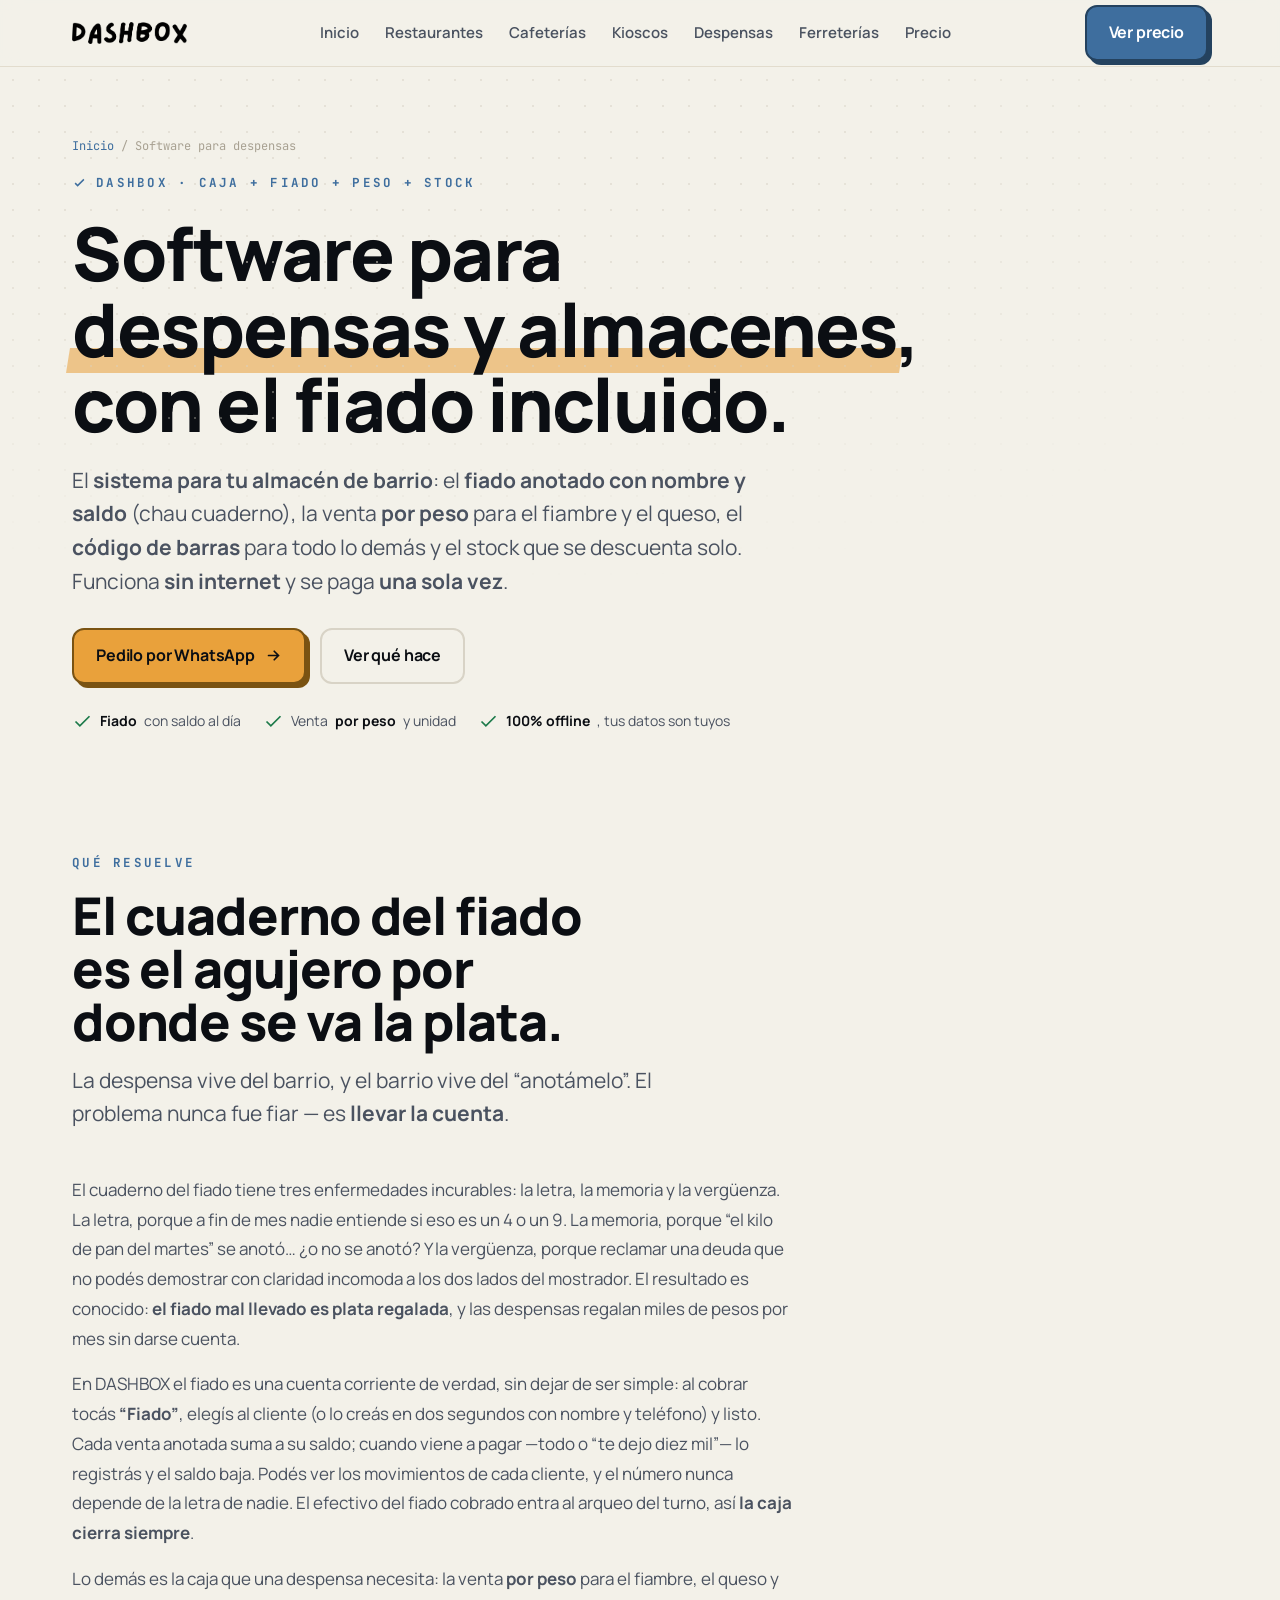
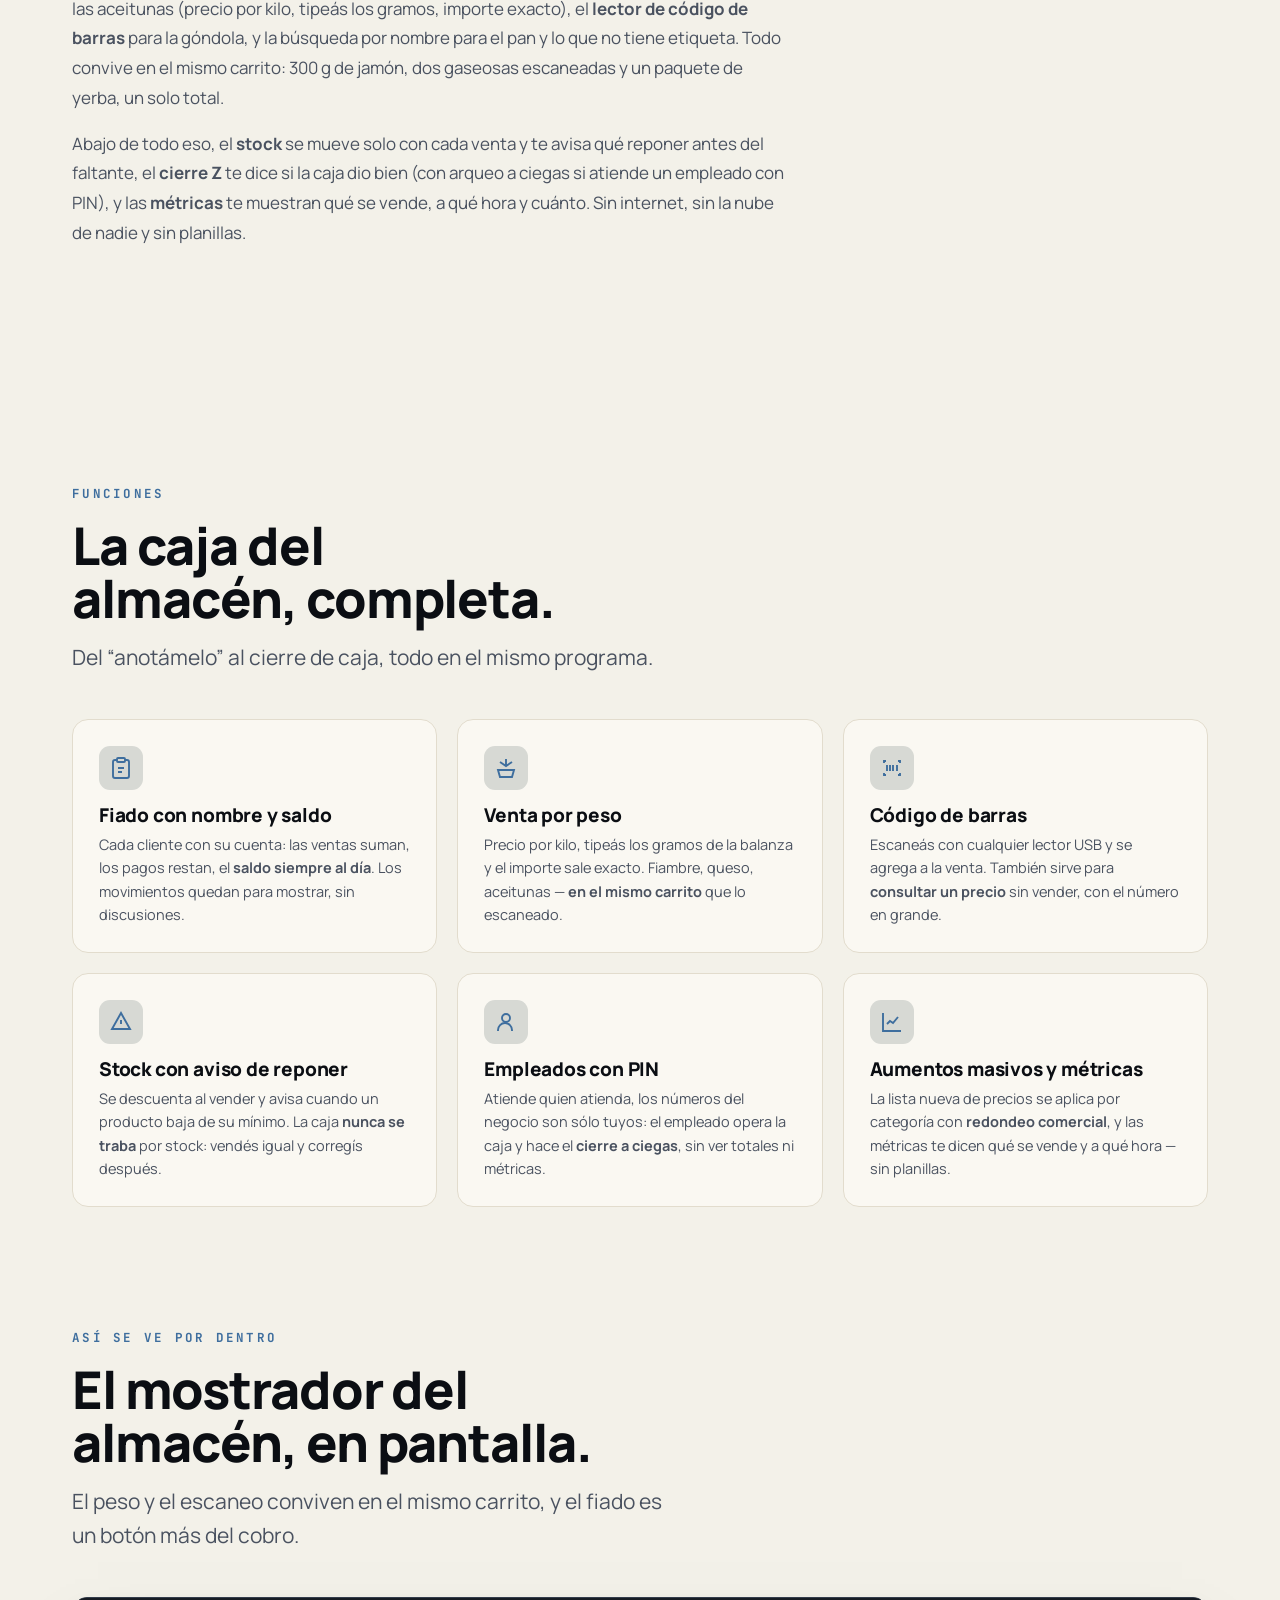
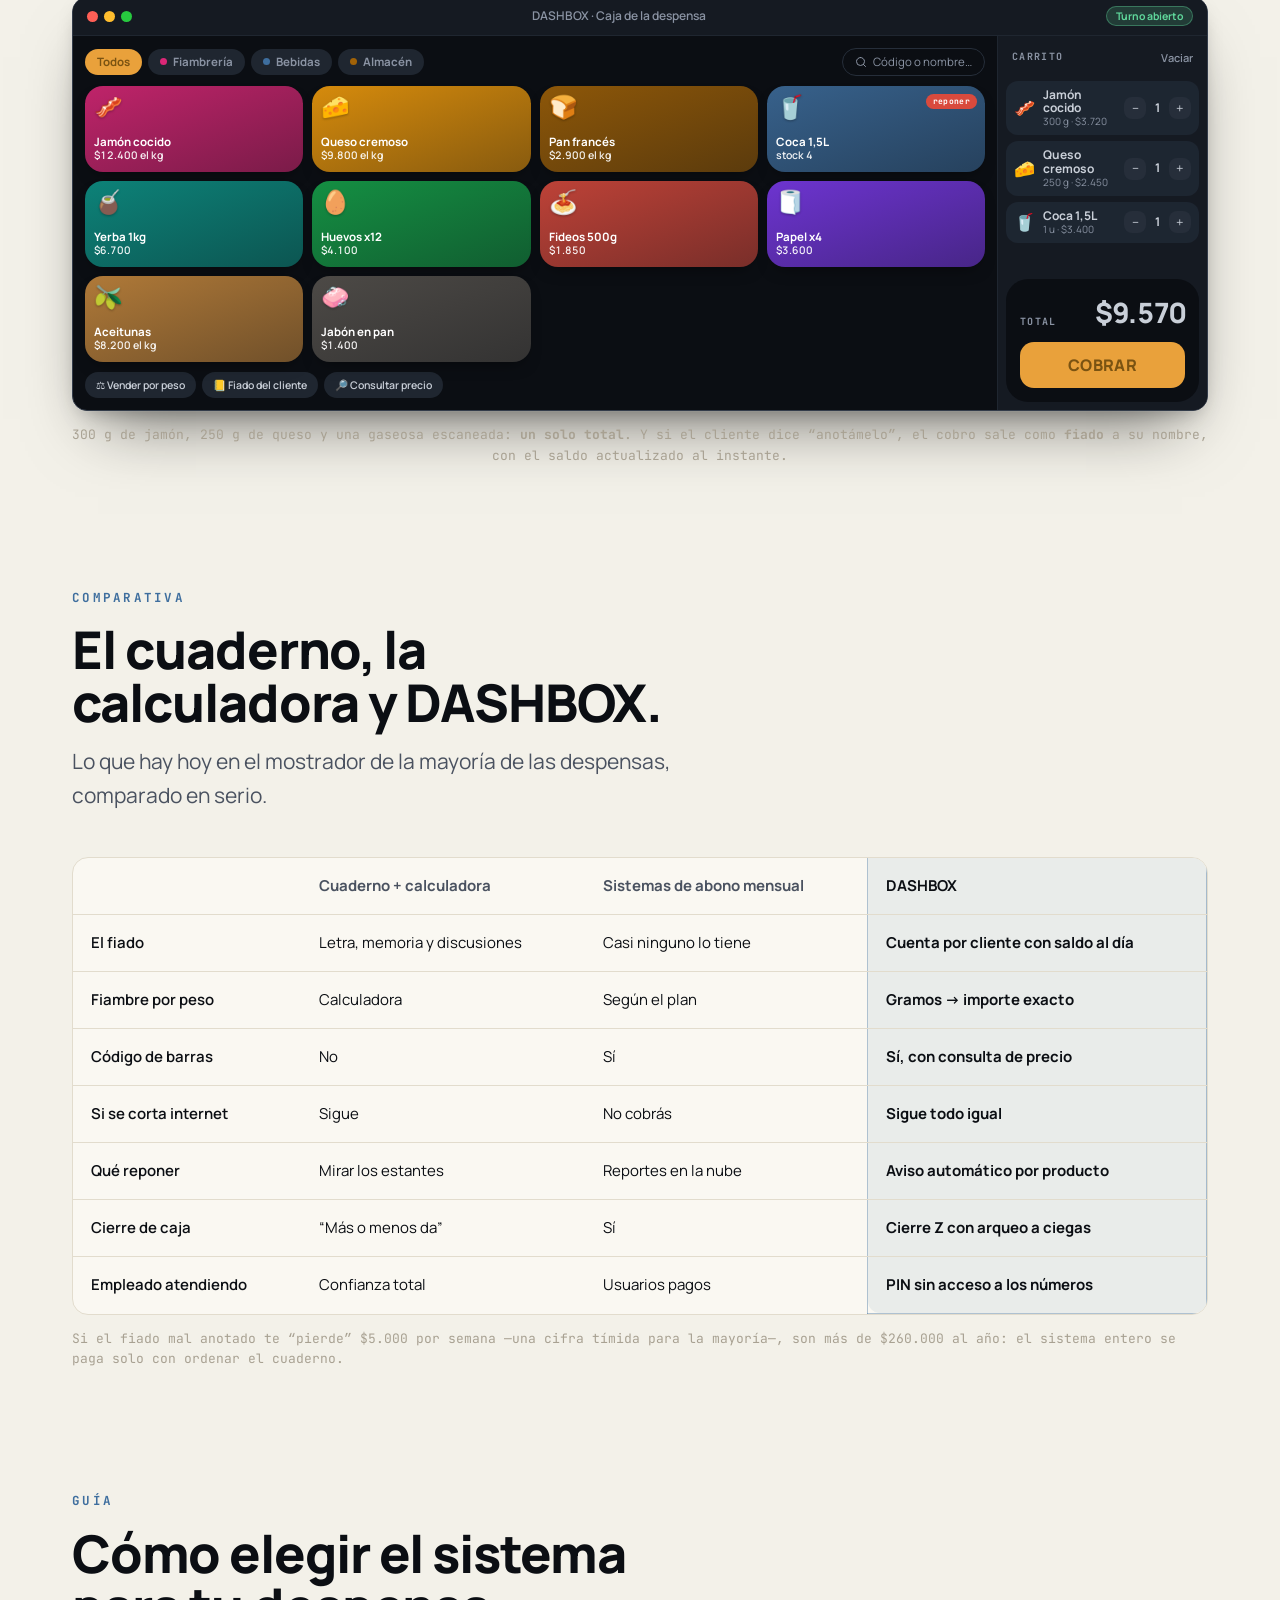
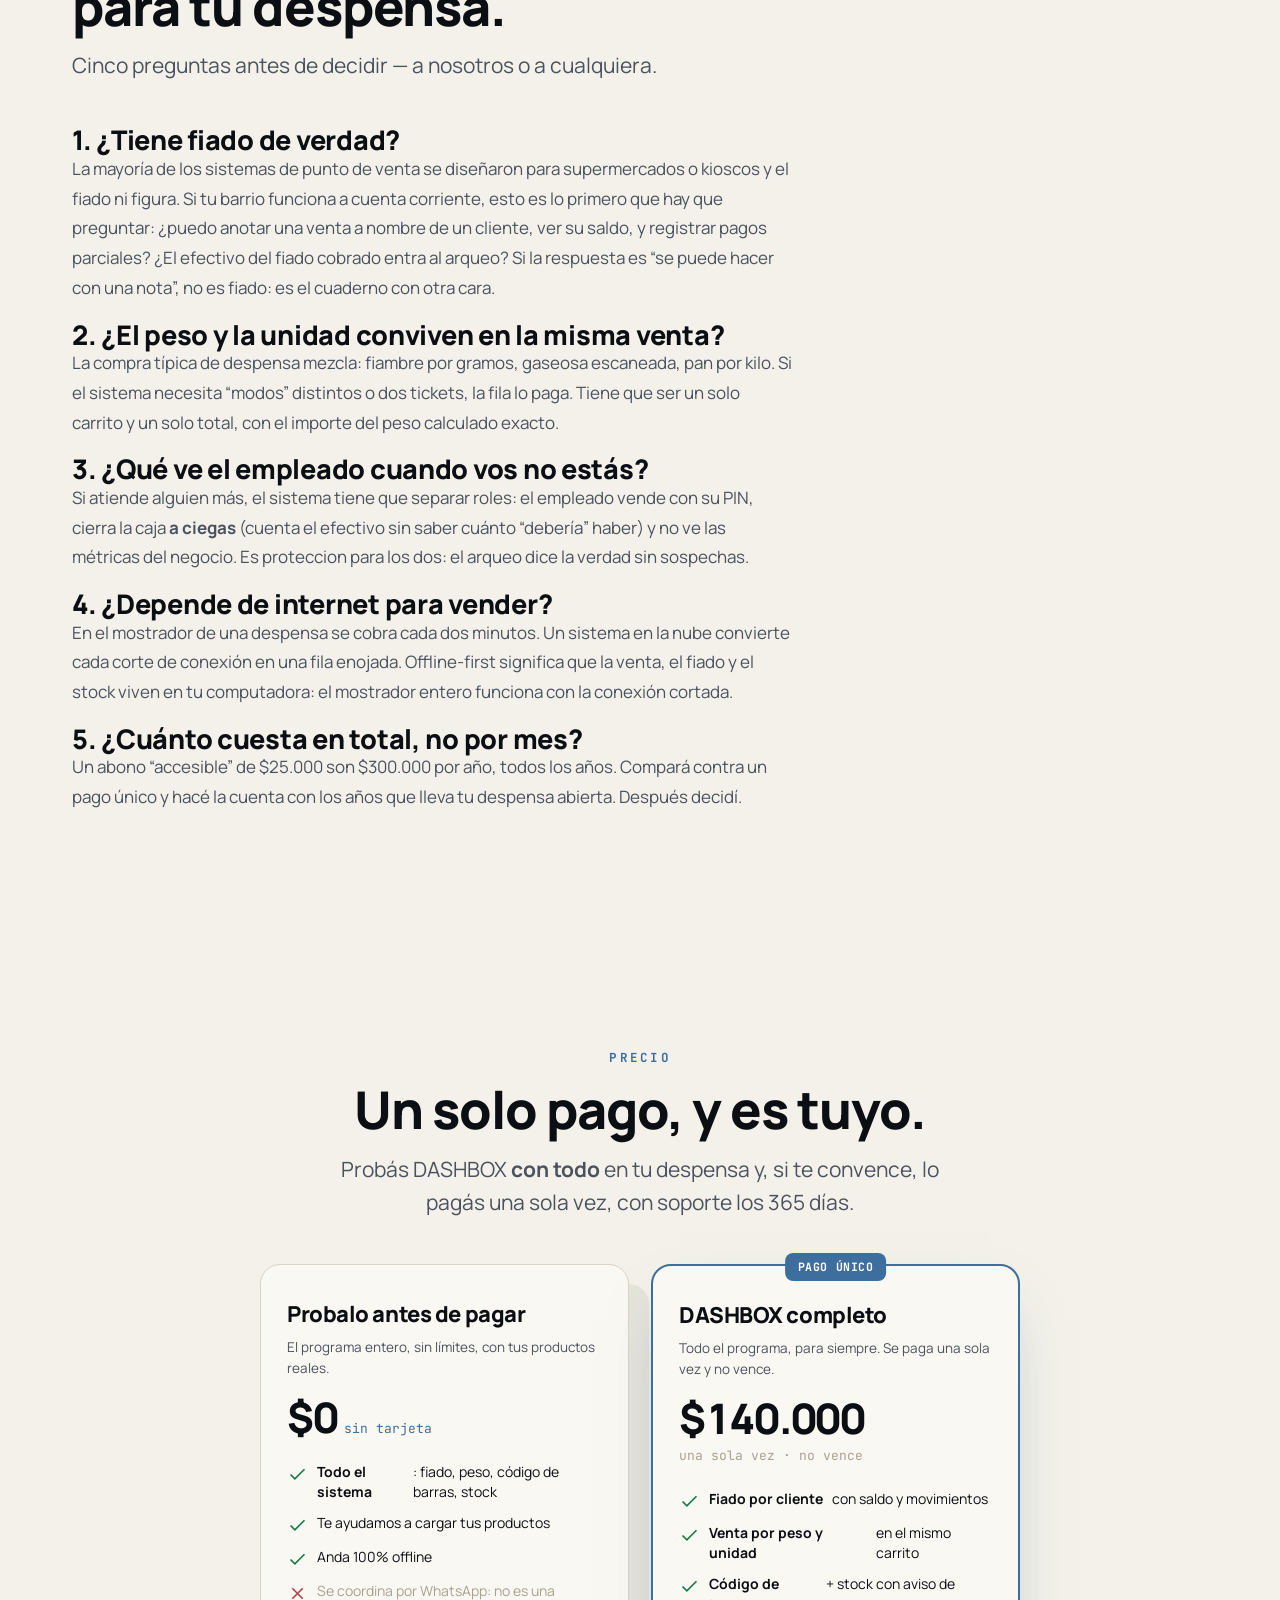
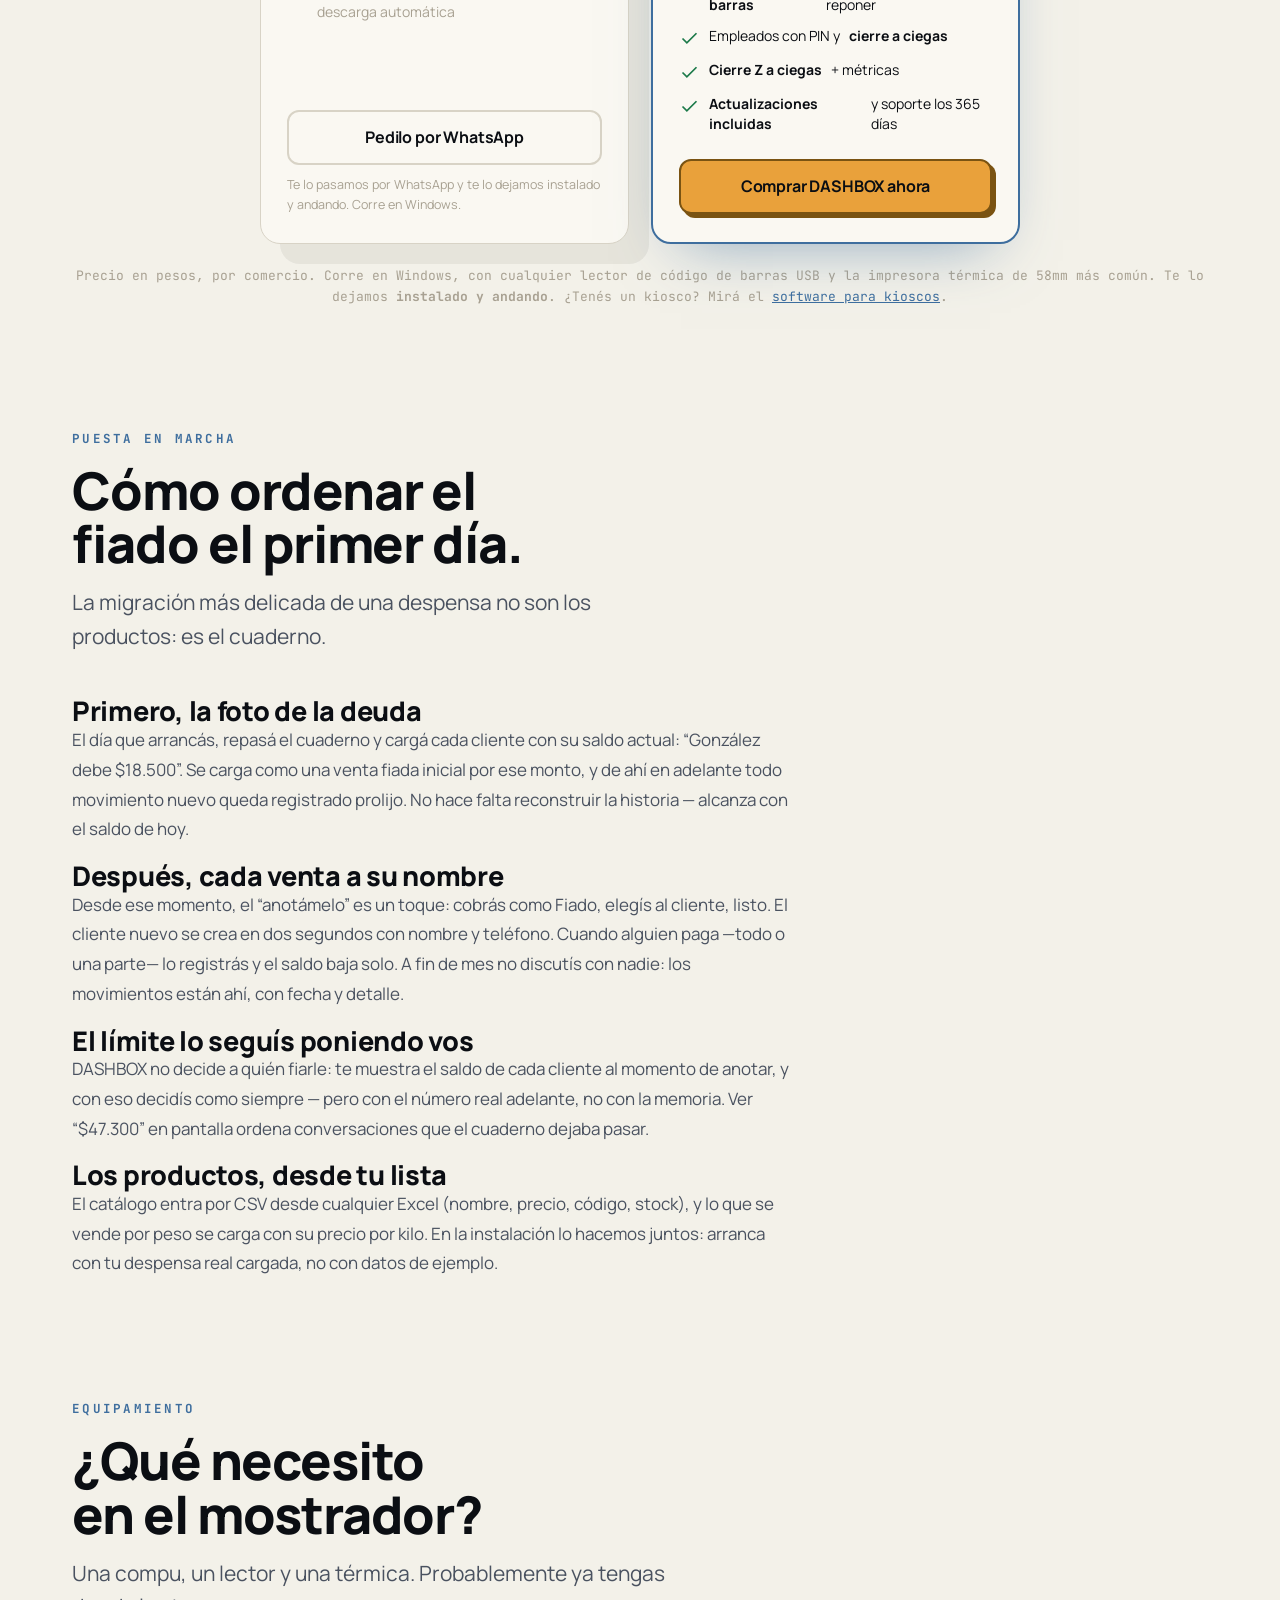
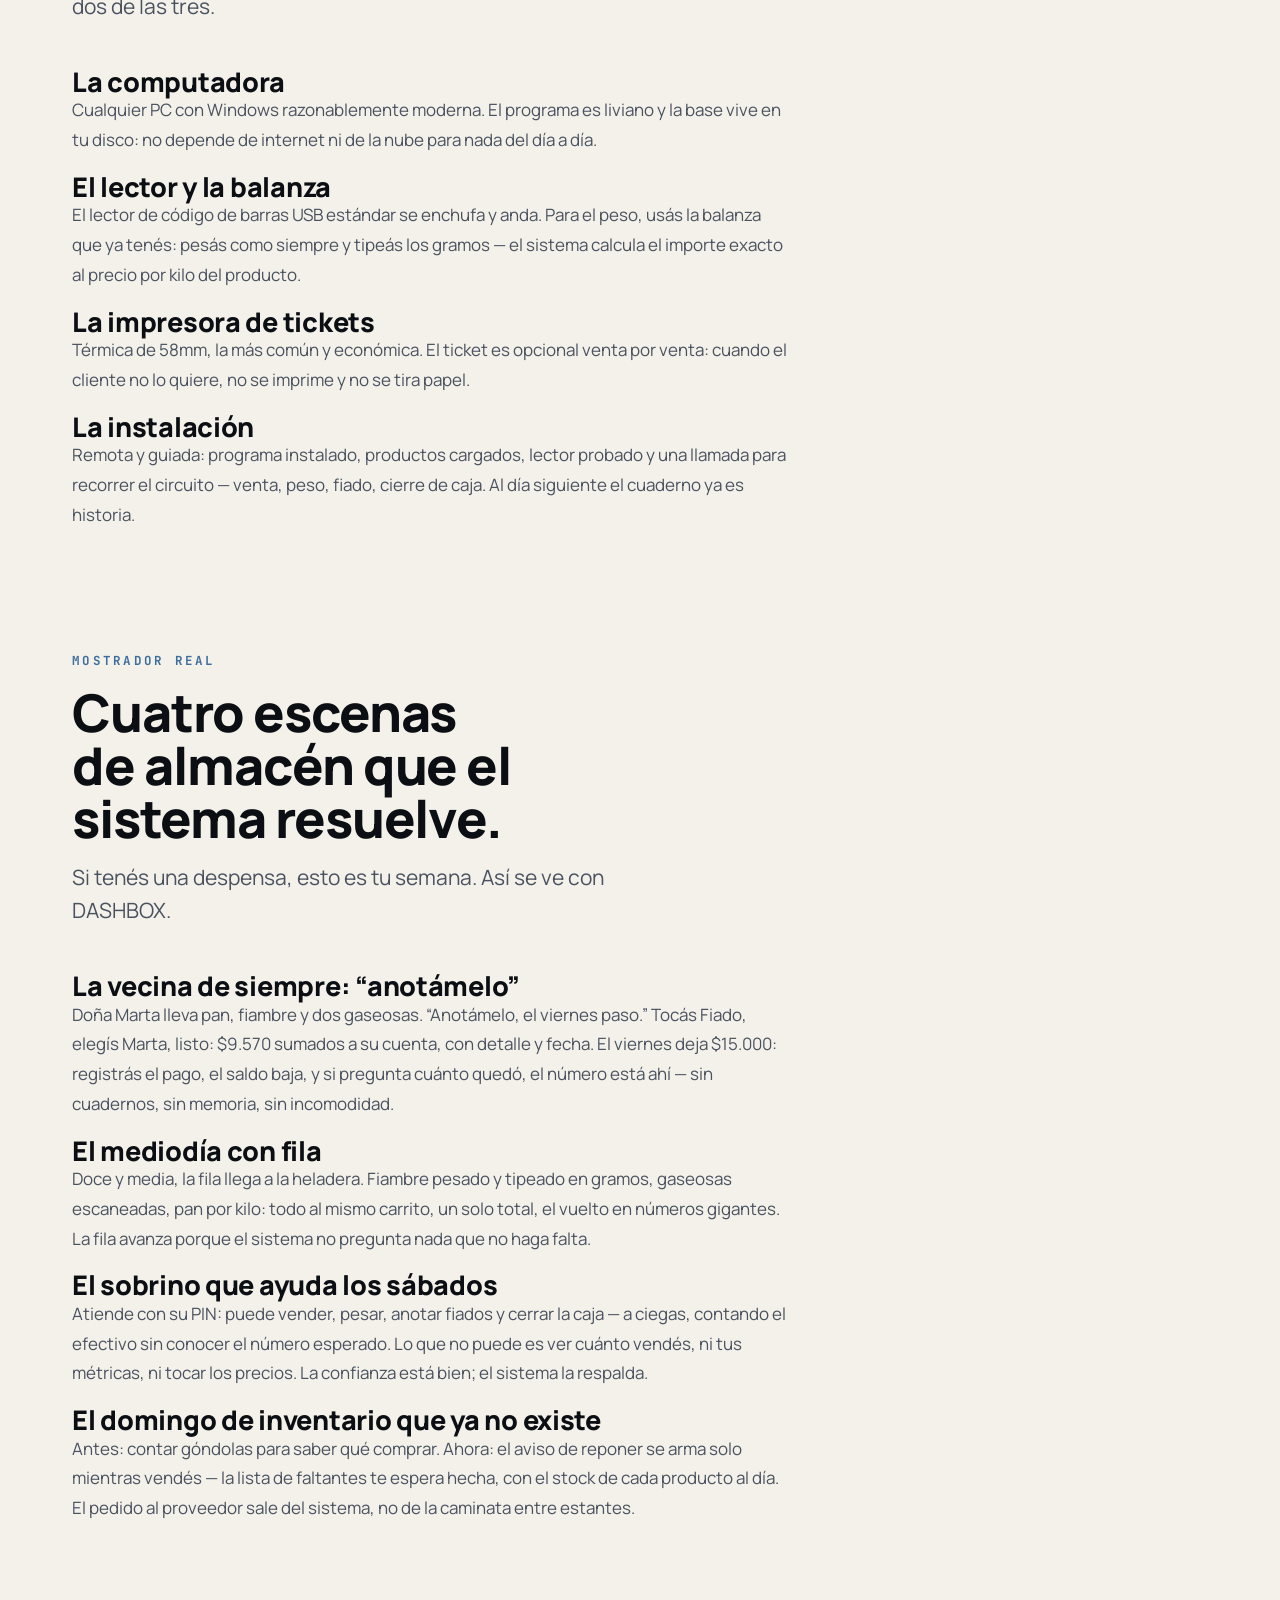
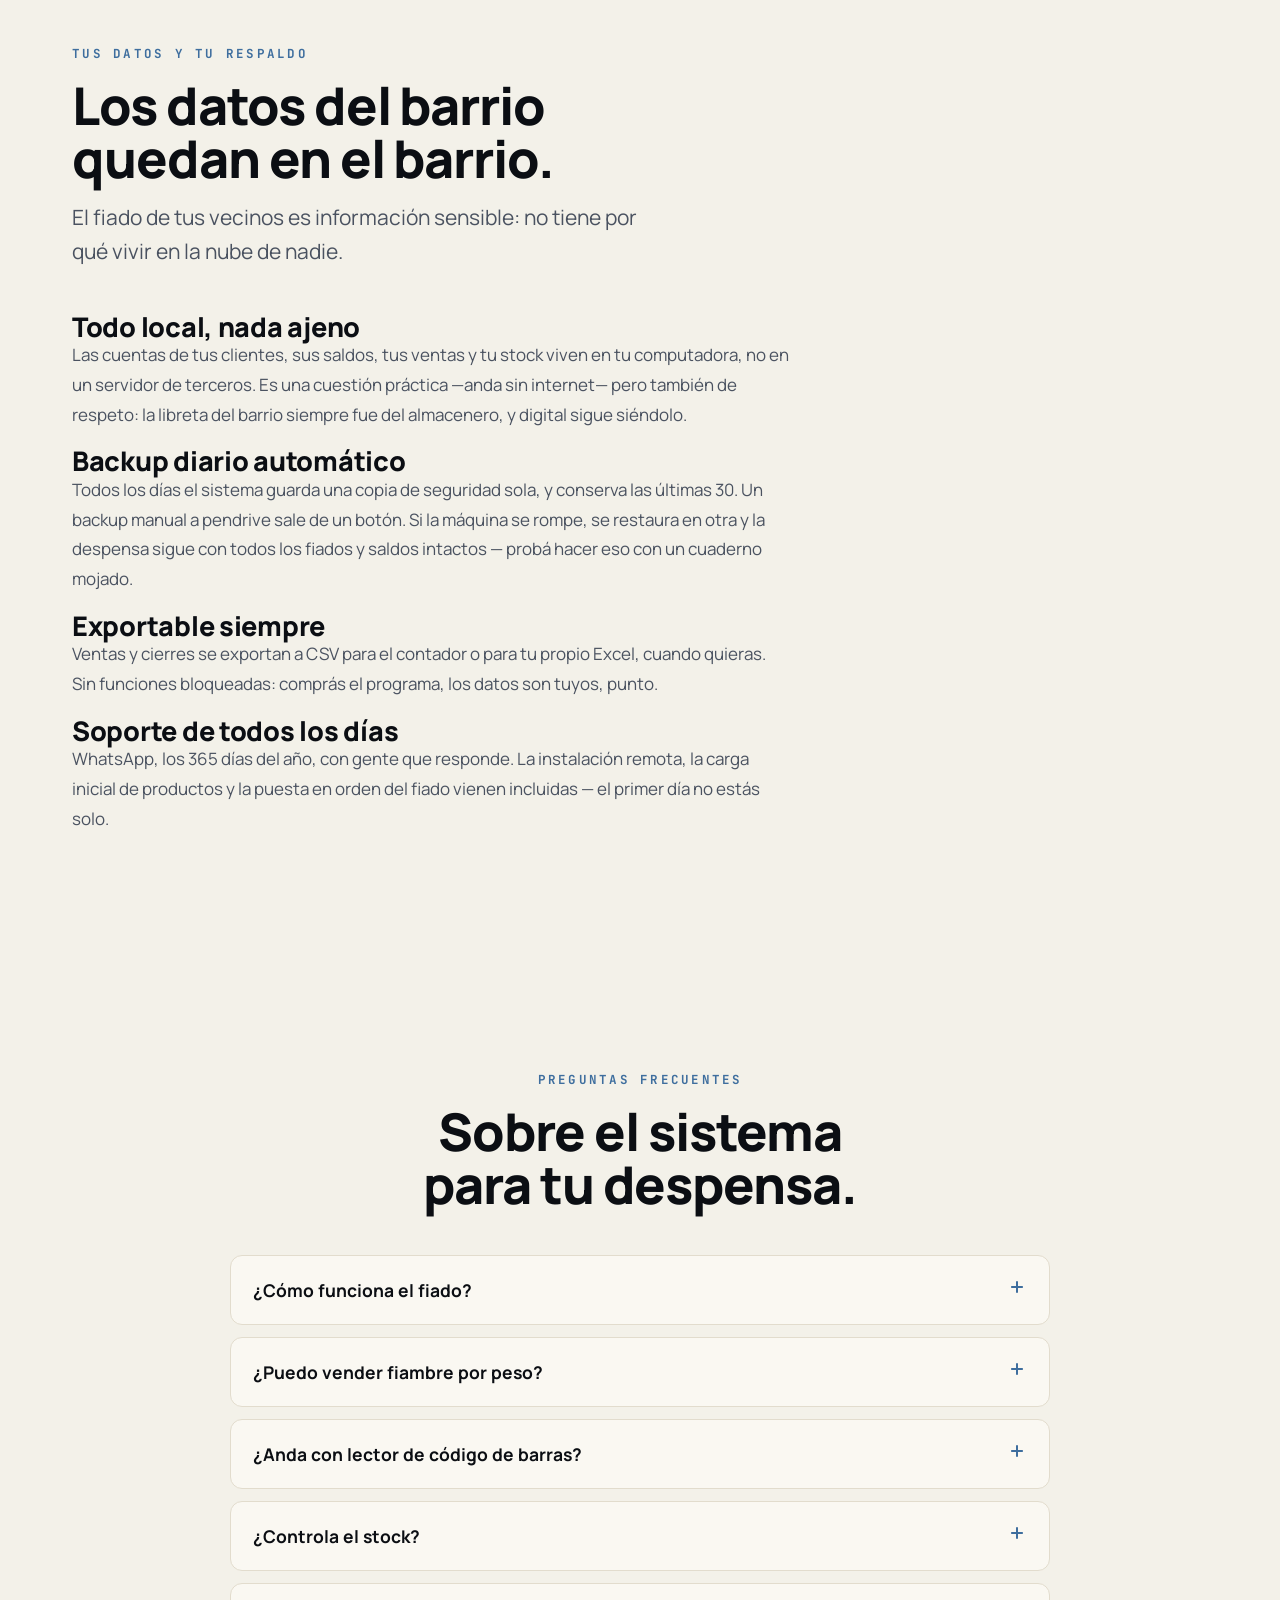
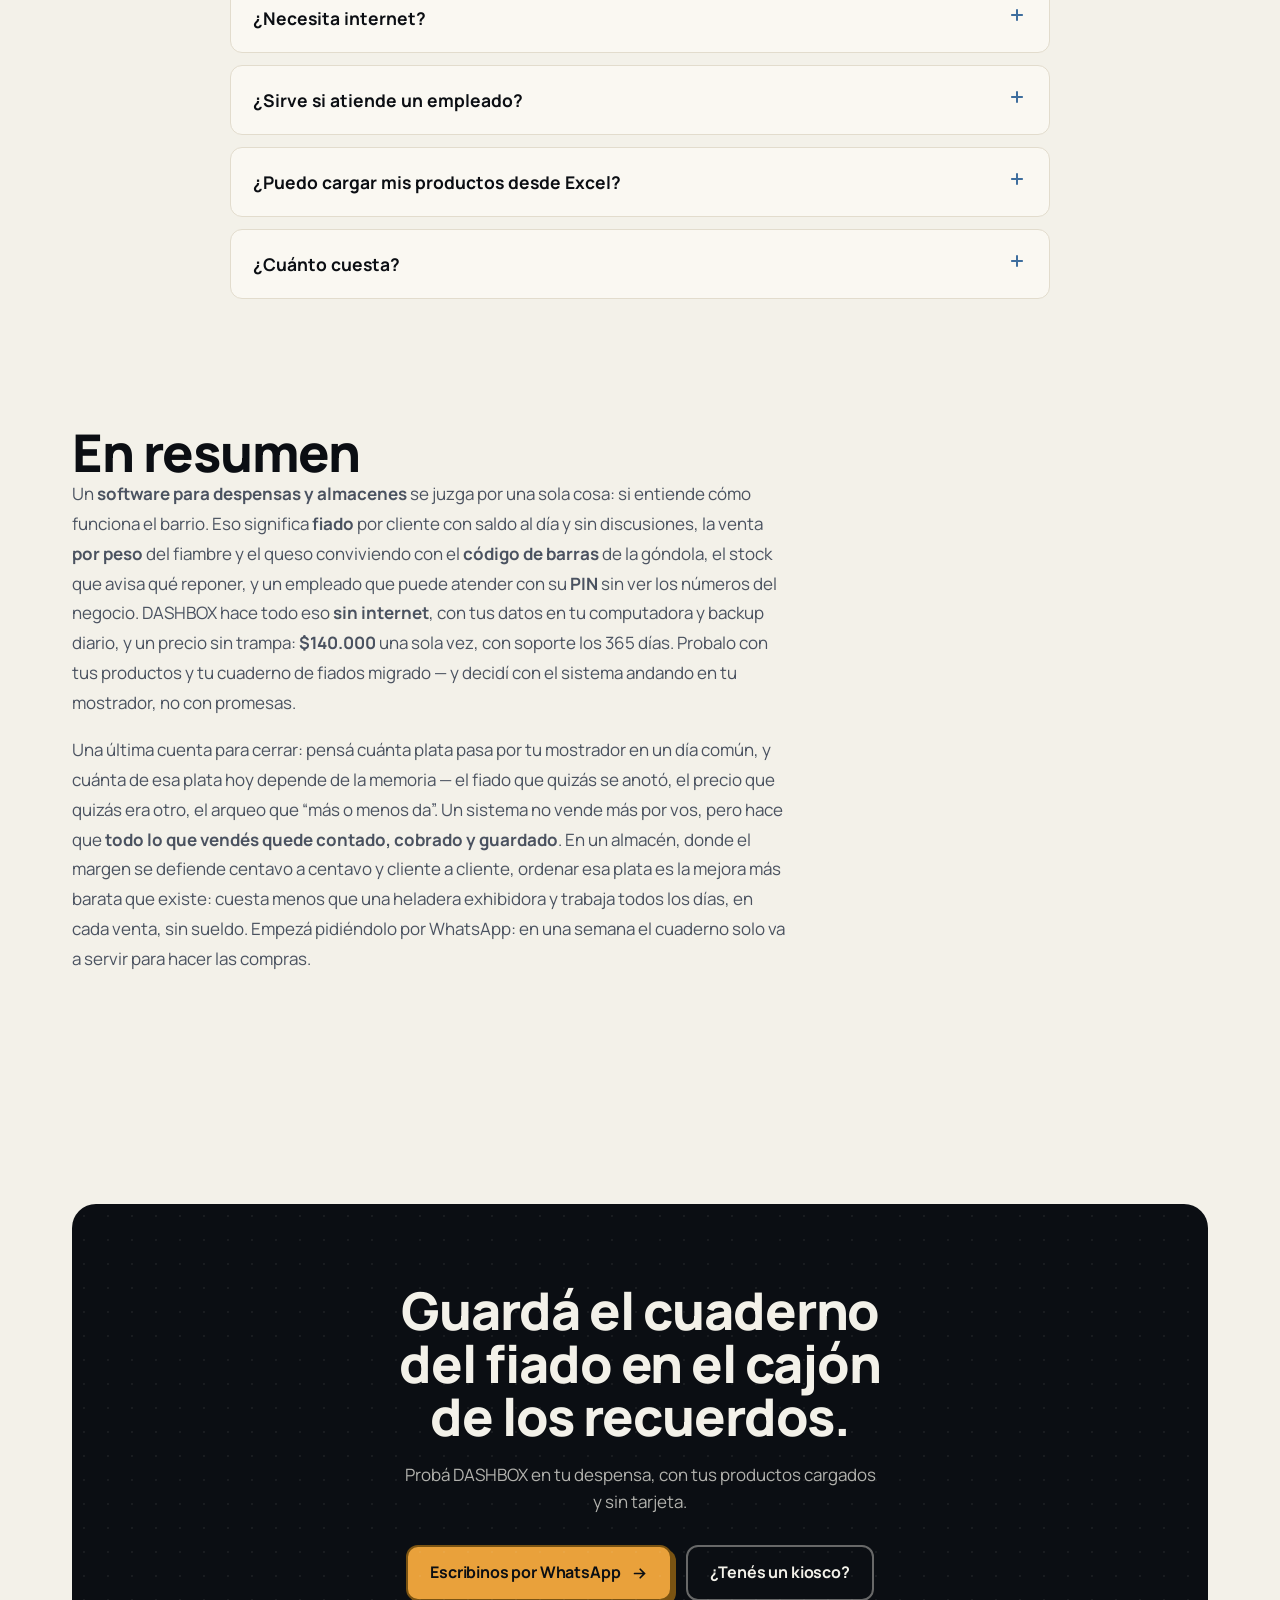
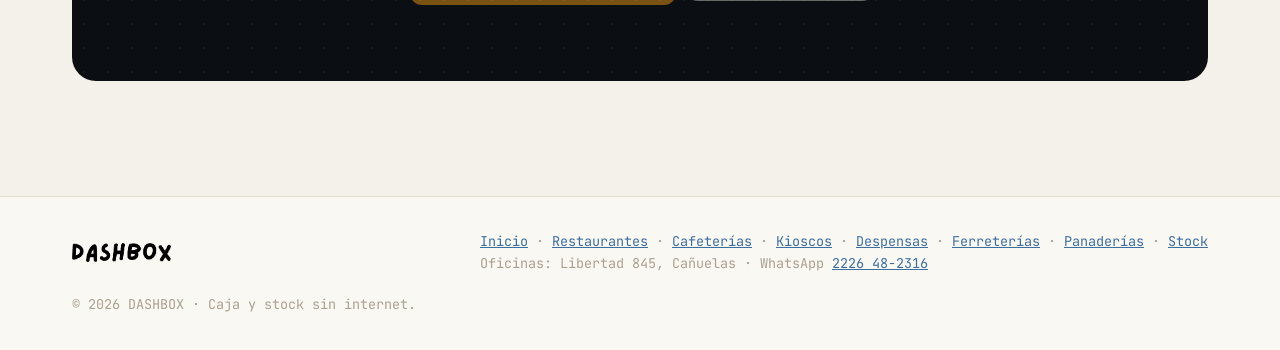
<file: software-para-despensas.html>
<!doctype html>
<html lang="es-AR">
<head>
<meta charset="utf-8" />
<meta name="viewport" content="width=device-width, initial-scale=1" />
<!-- Google Tag Manager -->
<script>(function(w,d,s,l,i){w[l]=w[l]||[];w[l].push({'gtm.start':
new Date().getTime(),event:'gtm.js'});var f=d.getElementsByTagName(s)[0],
j=d.createElement(s),dl=l!='dataLayer'?'&l='+l:'';j.async=true;j.src=
'https://www.googletagmanager.com/gtm.js?id='+i+dl;f.parentNode.insertBefore(j,f);
})(window,document,'script','dataLayer','GTM-NHLXC8S2');</script>
<!-- End Google Tag Manager -->

<!-- Google tag (gtag.js) -->
<script async src="https://www.googletagmanager.com/gtag/js?id=AW-18345697254"></script>
<script>
  window.dataLayer = window.dataLayer || [];
  function gtag(){dataLayer.push(arguments);}
  gtag('js', new Date());
  gtag('config', 'AW-18345697254');
</script>

<title>Software para despensas y almacenes — fiado, peso y stock | DASHBOX</title>
<meta name="description" content="Software para despensas y almacenes de barrio: fiado anotado con nombre y saldo, venta por peso (fiambres y queso), código de barras y control de stock. Funciona sin internet y se paga una sola vez ($140.000). Lo ves andando con tus productos antes de comprarlo." />
<meta name="keywords" content="software para despensas, sistema para despensa, programa para almacen, software para almacen, sistema para almacen de barrio, fiado clientes, venta por peso, control de stock almacen, punto de venta almacen" />
<meta name="robots" content="index, follow, max-image-preview:large, max-snippet:-1, max-video-preview:-1" />
<link rel="canonical" href="https://dashbox.com.ar/software-para-despensas" />

<meta name="theme-color" content="#F3F1E9" />
<meta name="color-scheme" content="light" />
<link rel="icon" href="/favicon.png" type="image/png" />
<link rel="apple-touch-icon" href="/favicon.png" />
<link rel="manifest" href="/site.webmanifest" />

<meta property="og:type" content="website" />
<meta property="og:site_name" content="DASHBOX" />
<meta property="og:locale" content="es_AR" />
<meta property="og:title" content="Software para despensas y almacenes — fiado, peso y stock sin internet" />
<meta property="og:description" content="El fiado anotado con nombre y saldo, la venta por peso y el stock que se descuenta solo. Sin internet, con tus datos en tu computadora." />
<meta property="og:url" content="https://dashbox.com.ar/software-para-despensas" />
<meta property="og:image" content="https://dashbox.com.ar/og.png" />
<meta property="og:image:width" content="1200" />
<meta property="og:image:height" content="630" />
<meta name="twitter:card" content="summary_large_image" />
<meta name="twitter:title" content="Software para despensas y almacenes — DASHBOX" />
<meta name="twitter:description" content="Fiado con nombre y saldo, venta por peso y stock. Sin internet, con tus datos en tu computadora." />
<meta name="twitter:image" content="https://dashbox.com.ar/og.png" />

<link rel="preconnect" href="https://fonts.googleapis.com">
<link rel="preconnect" href="https://fonts.gstatic.com" crossorigin>
<link href="https://fonts.googleapis.com/css2?family=Manrope:wght@400;500;600;700;800&family=JetBrains+Mono:wght@400;500;700&display=swap" rel="stylesheet">

<script type="application/ld+json">
{
  "@context": "https://schema.org",
  "@type": "SoftwareApplication",
  "name": "DASHBOX — Software para despensas y almacenes",
  "applicationCategory": "BusinessApplication",
  "applicationSubCategory": "Point of Sale",
  "operatingSystem": "Windows",
  "url": "https://dashbox.com.ar/software-para-despensas",
  "inLanguage": "es-AR",
  "description": "Software para despensas y almacenes: fiado por cliente con saldo al día, venta por peso y por unidad, lector de código de barras, control de stock con aviso de reponer y cierre de caja Z. Funciona 100% sin internet. Se ve andando antes de pagar; pago único de $140.000 con actualizaciones y soporte los 365 días.",
  "offers": {
    "@type": "Offer",
    "name": "DASHBOX completo (pago único)",
    "price": "140000",
    "priceCurrency": "ARS",
    "description": "Un pago único: todo el programa, para siempre, con actualizaciones incluidas y servicio técnico los 365 días.",
    "availability": "https://schema.org/InStock"
  },
  "publisher": {
    "@type": "Organization",
    "name": "DASHBOX"
  }
}
</script>
<script type="application/ld+json">
{
  "@context": "https://schema.org",
  "@type": "BreadcrumbList",
  "itemListElement": [
    { "@type": "ListItem", "position": 1, "name": "Inicio", "item": "https://dashbox.com.ar/" },
    { "@type": "ListItem", "position": 2, "name": "Software para despensas", "item": "https://dashbox.com.ar/software-para-despensas" }
  ]
}
</script>
<script type="application/ld+json">
{
  "@context": "https://schema.org",
  "@type": "FAQPage",
  "mainEntity": [
    { "@type": "Question", "name": "¿Cómo maneja el fiado un software para despensas?", "acceptedAnswer": { "@type": "Answer", "text": "Cada cliente tiene su cuenta: la venta se anota a su nombre con un toque y el saldo se calcula solo con cada movimiento. Cuando viene a pagar —todo o una parte— lo registrás y el saldo baja. Se termina el cuaderno ilegible y las discusiones de cuánto me debías." } },
    { "@type": "Question", "name": "¿Puedo vender fiambre y queso por peso?", "acceptedAnswer": { "@type": "Answer", "text": "Sí: cargás el precio por kilo y al vender tipeás los gramos que pesó la balanza (350 g de jamón). DASHBOX calcula el importe exacto y lo imprime así en el ticket. La venta por peso y por unidad conviven en el mismo carrito." } },
    { "@type": "Question", "name": "¿Funciona con lector de código de barras?", "acceptedAnswer": { "@type": "Answer", "text": "Sí, con cualquier lector USB estándar: escaneás la gaseosa y se agrega a la venta. Lo que no tiene código —el pan, el fiambre— lo tocás en la pantalla por nombre." } },
    { "@type": "Question", "name": "¿Controla el stock de la despensa?", "acceptedAnswer": { "@type": "Answer", "text": "Sí: el stock se descuenta al vender, definís un mínimo por producto y aparece el aviso de reponer antes de que el estante quede vacío. Y nunca te bloquea una venta por stock: vendés igual y corregís después." } },
    { "@type": "Question", "name": "¿Necesita internet?", "acceptedAnswer": { "@type": "Answer", "text": "No: la venta, el fiado, el stock y el cierre de caja funcionan 100% offline, guardados en tu computadora con backup diario." } },
    { "@type": "Question", "name": "¿Sirve para que atienda un empleado?", "acceptedAnswer": { "@type": "Answer", "text": "Sí: los empleados entran con su PIN y operan la caja sin ver los números del negocio (las métricas y los totales son sólo del dueño). El cierre de caja es a ciegas: el empleado cuenta y el sistema dice si dio bien." } },
    { "@type": "Question", "name": "¿Cuánto cuesta un sistema para almacén?", "acceptedAnswer": { "@type": "Answer", "text": "DASHBOX se paga una sola vez: $140.000 y es tuyo para siempre, con actualizaciones y soporte los 365 días. Antes lo ves andando con tus productos reales, sin tarjeta." } },
    { "@type": "Question", "name": "¿Puedo cargar mis productos desde Excel?", "acceptedAnswer": { "@type": "Answer", "text": "Sí, por CSV: nombre, precio, código de barras, stock y mínimo. Reimportás cuando quieras y actualiza sin duplicar. Te ayudamos a hacerlo en la instalación." } }
  ]
}
</script>

<link rel="stylesheet" href="/styles.css" />
<noscript><style>.reveal{opacity:1 !important; transform:none !important}</style></noscript>
</head>
<body>
<!-- Google Tag Manager (noscript) -->
<noscript><iframe src="https://www.googletagmanager.com/ns.html?id=GTM-NHLXC8S2"
height="0" width="0" style="display:none;visibility:hidden"></iframe></noscript>
<!-- End Google Tag Manager (noscript) -->

<header class="nav">
  <div class="wrap row">
    <a class="brand" href="/"><img src="/logo.png" alt="DASHBOX" height="22" width="106"/></a>
    <nav class="links" aria-label="Secciones">
      <a href="/">Inicio</a>
      <a href="/sistema-de-comanda-para-restaurantes">Restaurantes</a>
      <a href="/sistema-para-cafeterias">Cafeterías</a>
      <a href="/software-para-kioscos">Kioscos</a>
      <a href="/software-para-despensas">Despensas</a>
      <a href="/software-para-ferreterias">Ferreterías</a>
      <a href="#precio">Precio</a>
    </nav>
    <div class="actions">
      <a class="btn" href="#precio">Ver precio</a>
    </div>
  </div>
</header>

<a id="top"></a>

<!-- HERO -->
<section class="hero">
  <div class="wrap">
    <nav aria-label="Migas" style="font-family:var(--f-mono); font-size:12px; color:var(--ink-faint); margin-bottom:14px">
      <a href="/" style="color:var(--green); text-decoration:none">Inicio</a> / Software para despensas
    </nav>
    <span class="eyebrow"><svg width="15" height="15" viewBox="0 0 24 24" fill="none" stroke="currentColor" stroke-width="2.4"><path d="M5 13l4 4L19 7"/></svg>DASHBOX · caja + fiado + peso + stock</span>
    <h1 style="max-width:20ch">Software para <span class="hl">despensas y almacenes</span>, con el fiado incluido.</h1>
    <p class="lead">El <b>sistema para tu almacén de barrio</b>: el <b>fiado anotado con nombre y saldo</b> (chau cuaderno), la venta <b>por peso</b> para el fiambre y el queso, el <b>código de barras</b> para todo lo demás y el stock que se descuenta solo. Funciona <b>sin internet</b> y se paga <b>una sola vez</b>.</p>
    <div class="cta-row">
      <a class="btn amber" href="https://wa.me/5492226482316?text=Hola!%20Quiero%20DASHBOX%20para%20mi%20despensa" target="_blank" rel="noopener">Pedilo por WhatsApp
        <svg width="17" height="17" viewBox="0 0 24 24" fill="none" stroke="currentColor" stroke-width="2.4" stroke-linecap="round"><path d="M5 12h14M13 6l6 6-6 6"/></svg></a>
      <a class="btn ghost" href="#funciones">Ver qué hace</a>
    </div>
    <div class="assur">
      <span><svg class="ico good" viewBox="0 0 24 24" fill="none" stroke="currentColor" stroke-width="2"><path d="M20 6L9 17l-5-5"/></svg><b>Fiado</b> con saldo al día</span>
      <span><svg class="ico good" viewBox="0 0 24 24" fill="none" stroke="currentColor" stroke-width="2"><path d="M20 6L9 17l-5-5"/></svg>Venta <b>por peso</b> y unidad</span>
      <span><svg class="ico good" viewBox="0 0 24 24" fill="none" stroke="currentColor" stroke-width="2"><path d="M20 6L9 17l-5-5"/></svg><b>100% offline</b>, tus datos son tuyos</span>
    </div>
  </div>
</section>

<!-- QUÉ RESUELVE -->
<section style="padding-top:0">
  <div class="wrap">
    <div class="shead reveal">
      <span class="eyebrow">Qué resuelve</span>
      <h2>El cuaderno del fiado es el agujero por donde se va la plata.</h2>
      <p class="lead">La despensa vive del barrio, y el barrio vive del “anotámelo”. El problema nunca fue fiar — es <b>llevar la cuenta</b>.</p>
    </div>
    <div style="max-width:72ch; color:var(--ink-soft); font-size:17px; line-height:1.75" class="reveal">
      <p style="margin:0 0 16px">El cuaderno del fiado tiene tres enfermedades incurables: la letra, la memoria y la vergüenza. La letra, porque a fin de mes nadie entiende si eso es un 4 o un 9. La memoria, porque “el kilo de pan del martes” se anotó… ¿o no se anotó? Y la vergüenza, porque reclamar una deuda que no podés demostrar con claridad incomoda a los dos lados del mostrador. El resultado es conocido: <b>el fiado mal llevado es plata regalada</b>, y las despensas regalan miles de pesos por mes sin darse cuenta.</p>
      <p style="margin:0 0 16px">En DASHBOX el fiado es una cuenta corriente de verdad, sin dejar de ser simple: al cobrar tocás <b>“Fiado”</b>, elegís al cliente (o lo creás en dos segundos con nombre y teléfono) y listo. Cada venta anotada suma a su saldo; cuando viene a pagar —todo o “te dejo diez mil”— lo registrás y el saldo baja. Podés ver los movimientos de cada cliente, y el número nunca depende de la letra de nadie. El efectivo del fiado cobrado entra al arqueo del turno, así <b>la caja cierra siempre</b>.</p>
      <p style="margin:0 0 16px">Lo demás es la caja que una despensa necesita: la venta <b>por peso</b> para el fiambre, el queso y las aceitunas (precio por kilo, tipeás los gramos, importe exacto), el <b>lector de código de barras</b> para la góndola, y la búsqueda por nombre para el pan y lo que no tiene etiqueta. Todo convive en el mismo carrito: 300 g de jamón, dos gaseosas escaneadas y un paquete de yerba, un solo total.</p>
      <p style="margin:0">Abajo de todo eso, el <b>stock</b> se mueve solo con cada venta y te avisa qué reponer antes del faltante, el <b>cierre Z</b> te dice si la caja dio bien (con arqueo a ciegas si atiende un empleado con PIN), y las <b>métricas</b> te muestran qué se vende, a qué hora y cuánto. Sin internet, sin la nube de nadie y sin planillas.</p>
    </div>
  </div>
</section>

<!-- FUNCIONES -->
<section id="funciones">
  <div class="wrap">
    <div class="shead reveal">
      <span class="eyebrow">Funciones</span>
      <h2>La caja del almacén, completa.</h2>
      <p class="lead">Del “anotámelo” al cierre de caja, todo en el mismo programa.</p>
    </div>
    <div class="feat">
      <div class="f reveal">
        <div class="fi"><svg width="24" height="24" viewBox="0 0 24 24" fill="none" stroke="currentColor" stroke-width="1.9"><path d="M16 4h2a2 2 0 012 2v14a2 2 0 01-2 2H6a2 2 0 01-2-2V6a2 2 0 012-2h2"/><rect x="8" y="2" width="8" height="4" rx="1"/><path d="M9 12h6M9 16h4"/></svg></div>
        <h3>Fiado con nombre y saldo</h3>
        <p>Cada cliente con su cuenta: las ventas suman, los pagos restan, el <b>saldo siempre al día</b>. Los movimientos quedan para mostrar, sin discusiones.</p>
      </div>
      <div class="f reveal">
        <div class="fi"><svg width="24" height="24" viewBox="0 0 24 24" fill="none" stroke="currentColor" stroke-width="1.9"><path d="M12 3v7M6 6l6 4 6-4"/><path d="M4 14h16l-2 7H6z"/></svg></div>
        <h3>Venta por peso</h3>
        <p>Precio por kilo, tipeás los gramos de la balanza y el importe sale exacto. Fiambre, queso, aceitunas — <b>en el mismo carrito</b> que lo escaneado.</p>
      </div>
      <div class="f reveal">
        <div class="fi"><svg width="24" height="24" viewBox="0 0 24 24" fill="none" stroke="currentColor" stroke-width="1.9"><path d="M4 7V5h2M4 17v2h2M20 7V5h-2M20 17v2h-2M7 9v6M10 9v6M13 9v6M17 9v6"/></svg></div>
        <h3>Código de barras</h3>
        <p>Escaneás con cualquier lector USB y se agrega a la venta. También sirve para <b>consultar un precio</b> sin vender, con el número en grande.</p>
      </div>
      <div class="f reveal">
        <div class="fi"><svg width="24" height="24" viewBox="0 0 24 24" fill="none" stroke="currentColor" stroke-width="1.9"><path d="M12 3l9 16H3z"/><path d="M12 10v4M12 17h.01"/></svg></div>
        <h3>Stock con aviso de reponer</h3>
        <p>Se descuenta al vender y avisa cuando un producto baja de su mínimo. La caja <b>nunca se traba</b> por stock: vendés igual y corregís después.</p>
      </div>
      <div class="f reveal">
        <div class="fi"><svg width="24" height="24" viewBox="0 0 24 24" fill="none" stroke="currentColor" stroke-width="1.9"><circle cx="12" cy="8" r="4"/><path d="M4 21v-1a7 7 0 0114 0v1"/></svg></div>
        <h3>Empleados con PIN</h3>
        <p>Atiende quien atienda, los números del negocio son sólo tuyos: el empleado opera la caja y hace el <b>cierre a ciegas</b>, sin ver totales ni métricas.</p>
      </div>
      <div class="f reveal">
        <div class="fi"><svg width="24" height="24" viewBox="0 0 24 24" fill="none" stroke="currentColor" stroke-width="1.9"><path d="M7 14l3-3 3 2 5-6"/><path d="M3 3v18h18"/></svg></div>
        <h3>Aumentos masivos y métricas</h3>
        <p>La lista nueva de precios se aplica por categoría con <b>redondeo comercial</b>, y las métricas te dicen qué se vende y a qué hora — sin planillas.</p>
      </div>
    </div>
  </div>
</section>

<!-- MOCK VISUAL -->
<section id="captura" style="padding-top:0">
  <div class="wrap">
    <div class="shead reveal">
      <span class="eyebrow">Así se ve por dentro</span>
      <h2>El mostrador del almacén, en pantalla.</h2>
      <p class="lead">El peso y el escaneo conviven en el mismo carrito, y el fiado es un botón más del cobro.</p>
    </div>
    <div class="mock-grid reveal" style="grid-template-columns:1fr">
      <div class="appwin" aria-label="Pantalla de venta de DASHBOX en una despensa">
        <div class="tbar">
          <span class="tdots"><i style="background:#ff5f56"></i><i style="background:#ffbd2e"></i><i style="background:#27c93f"></i></span>
          <span class="tt">DASHBOX · Caja de la despensa</span>
          <span class="tbadge">Turno abierto</span>
        </div>
        <div class="pos">
          <div class="left">
            <div class="toprow">
              <div class="tabs"><span class="tab on">Todos</span><span class="tab"><i class="dot" style="background:#db2777"></i>Fiambrería</span><span class="tab"><i class="dot" style="background:#3E6E9E"></i>Bebidas</span><span class="tab"><i class="dot" style="background:#a16207"></i>Almacén</span></div>
              <span class="search"><svg viewBox="0 0 24 24" fill="none" stroke="currentColor" stroke-width="2" stroke-linecap="round" stroke-linejoin="round"><path d="M11 3a8 8 0 1 0 0 16 8 8 0 0 0 0-16Zm10 18-4.35-4.35"/></svg>Código o nombre…</span>
            </div>
            <div class="pgrid">
              <div class="tile" style="background:linear-gradient(160deg,#db2777dd,#db277788)"><span class="em">🥓</span><div><div class="nm">Jamón cocido</div><div class="pr">$12.400 el kg</div></div></div>
              <div class="tile" style="background:linear-gradient(160deg,#f59e0bdd,#f59e0b88)"><span class="em">🧀</span><div><div class="nm">Queso cremoso</div><div class="pr">$9.800 el kg</div></div></div>
              <div class="tile" style="background:linear-gradient(160deg,#a16207dd,#a1620788)"><span class="em">🍞</span><div><div class="nm">Pan francés</div><div class="pr">$2.900 el kg</div></div></div>
              <div class="tile" style="background:linear-gradient(160deg,#3E6E9Edd,#3E6E9E88)"><span class="em">🥤</span><span class="bdg" style="background:#D94A3D">reponer</span><div><div class="nm">Coca 1,5L</div><div class="pr">stock 4</div></div></div>
              <div class="tile" style="background:linear-gradient(160deg,#0d9488dd,#0d948888)"><span class="em">🧉</span><div><div class="nm">Yerba 1kg</div><div class="pr">$6.700</div></div></div>
              <div class="tile" style="background:linear-gradient(160deg,#16a34add,#16a34a88)"><span class="em">🥚</span><div><div class="nm">Huevos x12</div><div class="pr">$4.100</div></div></div>
              <div class="tile" style="background:linear-gradient(160deg,#D94A3Ddd,#D94A3D88)"><span class="em">🍝</span><div><div class="nm">Fideos 500g</div><div class="pr">$1.850</div></div></div>
              <div class="tile" style="background:linear-gradient(160deg,#7c3aeddd,#7c3aed88)"><span class="em">🧻</span><div><div class="nm">Papel x4</div><div class="pr">$3.600</div></div></div>
              <div class="tile" style="background:linear-gradient(160deg,#C98A3Edd,#C98A3E88)"><span class="em">🫒</span><div><div class="nm">Aceitunas</div><div class="pr">$8.200 el kg</div></div></div>
              <div class="tile" style="background:linear-gradient(160deg,#57534edd,#57534e88)"><span class="em">🧼</span><div><div class="nm">Jabón en pan</div><div class="pr">$1.400</div></div></div>
            </div>
            <div class="foot"><span class="gbtn">⚖️ Vender por peso</span><span class="gbtn">📒 Fiado del cliente</span><span class="gbtn">🔎 Consultar precio</span></div>
          </div>
          <div class="cart">
            <div class="ch">Carrito <span class="vac">Vaciar</span></div>
            <div class="items">
              <div class="citem"><span class="em">🥓</span><div><div class="nm">Jamón cocido</div><div class="sub">300 g · $3.720</div></div><div class="stp"><span class="sq">−</span><b>1</b><span class="sq">+</span></div></div>
              <div class="citem"><span class="em">🧀</span><div><div class="nm">Queso cremoso</div><div class="sub">250 g · $2.450</div></div><div class="stp"><span class="sq">−</span><b>1</b><span class="sq">+</span></div></div>
              <div class="citem"><span class="em">🥤</span><div><div class="nm">Coca 1,5L</div><div class="sub">1 u · $3.400</div></div><div class="stp"><span class="sq">−</span><b>1</b><span class="sq">+</span></div></div>
            </div>
            <div class="tot"><div class="totrow"><span class="l">TOTAL</span><span class="v">$9.570</span></div><div class="cobrar">COBRAR</div></div>
          </div>
        </div>
      </div>
    </div>
    <p class="cmp-note" style="text-align:center">300 g de jamón, 250 g de queso y una gaseosa escaneada: <b>un solo total</b>. Y si el cliente dice “anotámelo”, el cobro sale como <b>fiado</b> a su nombre, con el saldo actualizado al instante.</p>
  </div>
</section>

<!-- COMPARATIVA -->
<section id="comparativa" style="padding-top:0">
  <div class="wrap">
    <div class="shead reveal">
      <span class="eyebrow">Comparativa</span>
      <h2>El cuaderno, la calculadora y DASHBOX.</h2>
      <p class="lead">Lo que hay hoy en el mostrador de la mayoría de las despensas, comparado en serio.</p>
    </div>
    <div class="cmp-wrap reveal">
      <table class="cmp">
        <thead>
          <tr>
            <th>&nbsp;</th>
            <th>Cuaderno + calculadora</th>
            <th>Sistemas de abono mensual</th>
            <th class="us col-us">DASHBOX</th>
          </tr>
        </thead>
        <tbody>
          <tr><td class="row-h">El fiado</td><td>Letra, memoria y discusiones</td><td>Casi ninguno lo tiene</td><td class="col-us"><b>Cuenta por cliente con saldo al día</b></td></tr>
          <tr><td class="row-h">Fiambre por peso</td><td>Calculadora</td><td>Según el plan</td><td class="col-us"><b>Gramos → importe exacto</b></td></tr>
          <tr><td class="row-h">Código de barras</td><td>No</td><td>Sí</td><td class="col-us"><b>Sí, con consulta de precio</b></td></tr>
          <tr><td class="row-h">Si se corta internet</td><td>Sigue</td><td>No cobrás</td><td class="col-us"><b>Sigue todo igual</b></td></tr>
          <tr><td class="row-h">Qué reponer</td><td>Mirar los estantes</td><td>Reportes en la nube</td><td class="col-us"><b>Aviso automático por producto</b></td></tr>
          <tr><td class="row-h">Cierre de caja</td><td>“Más o menos da”</td><td>Sí</td><td class="col-us"><b>Cierre Z con arqueo a ciegas</b></td></tr>
          <tr><td class="row-h">Empleado atendiendo</td><td>Confianza total</td><td>Usuarios pagos</td><td class="col-us"><b>PIN sin acceso a los números</b></td></tr>
        </tbody>
      </table>
    </div>
    <p class="cmp-note">Si el fiado mal anotado te “pierde” $5.000 por semana —una cifra tímida para la mayoría—, son más de $260.000 al año: el sistema entero se paga solo con ordenar el cuaderno.</p>
  </div>
</section>

<!-- GUÍA -->
<section style="padding-top:0">
  <div class="wrap">
    <div class="shead reveal">
      <span class="eyebrow">Guía</span>
      <h2>Cómo elegir el sistema para tu despensa.</h2>
      <p class="lead">Cinco preguntas antes de decidir — a nosotros o a cualquiera.</p>
    </div>
    <div style="max-width:72ch; color:var(--ink-soft); font-size:17px; line-height:1.75" class="reveal">
      <h3 style="font-family:var(--f-display); color:var(--ink)">1. ¿Tiene fiado de verdad?</h3>
      <p style="margin:0 0 18px">La mayoría de los sistemas de punto de venta se diseñaron para supermercados o kioscos y el fiado ni figura. Si tu barrio funciona a cuenta corriente, esto es lo primero que hay que preguntar: ¿puedo anotar una venta a nombre de un cliente, ver su saldo, y registrar pagos parciales? ¿El efectivo del fiado cobrado entra al arqueo? Si la respuesta es “se puede hacer con una nota”, no es fiado: es el cuaderno con otra cara.</p>
      <h3 style="font-family:var(--f-display); color:var(--ink)">2. ¿El peso y la unidad conviven en la misma venta?</h3>
      <p style="margin:0 0 18px">La compra típica de despensa mezcla: fiambre por gramos, gaseosa escaneada, pan por kilo. Si el sistema necesita “modos” distintos o dos tickets, la fila lo paga. Tiene que ser un solo carrito y un solo total, con el importe del peso calculado exacto.</p>
      <h3 style="font-family:var(--f-display); color:var(--ink)">3. ¿Qué ve el empleado cuando vos no estás?</h3>
      <p style="margin:0 0 18px">Si atiende alguien más, el sistema tiene que separar roles: el empleado vende con su PIN, cierra la caja <b>a ciegas</b> (cuenta el efectivo sin saber cuánto “debería” haber) y no ve las métricas del negocio. Es proteccion para los dos: el arqueo dice la verdad sin sospechas.</p>
      <h3 style="font-family:var(--f-display); color:var(--ink)">4. ¿Depende de internet para vender?</h3>
      <p style="margin:0 0 18px">En el mostrador de una despensa se cobra cada dos minutos. Un sistema en la nube convierte cada corte de conexión en una fila enojada. Offline-first significa que la venta, el fiado y el stock viven en tu computadora: el mostrador entero funciona con la conexión cortada.</p>
      <h3 style="font-family:var(--f-display); color:var(--ink)">5. ¿Cuánto cuesta en total, no por mes?</h3>
      <p style="margin:0">Un abono “accesible” de $25.000 son $300.000 por año, todos los años. Compará contra un pago único y hacé la cuenta con los años que lleva tu despensa abierta. Después decidí.</p>
    </div>
  </div>
</section>

<!-- PRECIO -->
<section id="precio">
  <div class="wrap">
    <div class="shead reveal" style="text-align:center; margin-inline:auto">
      <span class="eyebrow">Precio</span>
      <h2>Un solo pago, y es tuyo.</h2>
      <p class="lead" style="margin-inline:auto">Probás DASHBOX <b>con todo</b> en tu despensa y, si te convence, lo pagás una sola vez, con soporte los 365 días.</p>
    </div>

    <div class="tiers reveal" style="grid-template-columns:repeat(auto-fit,minmax(280px,1fr)); max-width:760px; margin-inline:auto">
      <div class="tier">
        <div class="tname">Probalo antes de pagar</div>
        <div class="tdesc">El programa entero, sin límites, con tus productos reales.</div>
        <div class="price"><span class="n tnum">$0</span><span class="freetag">sin tarjeta</span></div>
        <ul>
          <li><svg class="ico good" viewBox="0 0 24 24" fill="none" stroke="currentColor" stroke-width="2"><path d="M20 6L9 17l-5-5"/></svg><b>Todo el sistema</b>: fiado, peso, código de barras, stock</li>
          <li><svg class="ico good" viewBox="0 0 24 24" fill="none" stroke="currentColor" stroke-width="2"><path d="M20 6L9 17l-5-5"/></svg>Te ayudamos a cargar tus productos</li>
          <li><svg class="ico good" viewBox="0 0 24 24" fill="none" stroke="currentColor" stroke-width="2"><path d="M20 6L9 17l-5-5"/></svg>Anda 100% offline</li>
          <li class="off"><svg class="ico bad" viewBox="0 0 24 24" fill="none" stroke="currentColor" stroke-width="2"><path d="M18 6L6 18M6 6l12 12"/></svg>Se coordina por WhatsApp: no es una descarga automática</li>
        </ul>
        <a class="btn ghost" href="https://wa.me/5492226482316?text=Hola!%20Quiero%20DASHBOX%20para%20mi%20despensa" target="_blank" rel="noopener">Pedilo por WhatsApp</a>
        <p style="margin:10px 0 0; font-size:12.5px; color:var(--ink-faint)">Te lo pasamos por WhatsApp y te lo dejamos instalado y andando. Corre en Windows.</p>
      </div>

      <div class="tier hot">
        <span class="flag">PAGO ÚNICO</span>
        <div class="tname">DASHBOX completo</div>
        <div class="tdesc">Todo el programa, para siempre. Se paga una sola vez y no vence.</div>
        <div class="price"><span class="n tnum">$140.000</span><span class="per">una sola vez · no vence</span></div>
        <ul>
          <li><svg class="ico good" viewBox="0 0 24 24" fill="none" stroke="currentColor" stroke-width="2"><path d="M20 6L9 17l-5-5"/></svg><b>Fiado por cliente</b> con saldo y movimientos</li>
          <li><svg class="ico good" viewBox="0 0 24 24" fill="none" stroke="currentColor" stroke-width="2"><path d="M20 6L9 17l-5-5"/></svg><b>Venta por peso y unidad</b> en el mismo carrito</li>
          <li><svg class="ico good" viewBox="0 0 24 24" fill="none" stroke="currentColor" stroke-width="2"><path d="M20 6L9 17l-5-5"/></svg><b>Código de barras</b> + stock con aviso de reponer</li>
          <li><svg class="ico good" viewBox="0 0 24 24" fill="none" stroke="currentColor" stroke-width="2"><path d="M20 6L9 17l-5-5"/></svg>Empleados con PIN y <b>cierre a ciegas</b></li>
          <li><svg class="ico good" viewBox="0 0 24 24" fill="none" stroke="currentColor" stroke-width="2"><path d="M20 6L9 17l-5-5"/></svg><b>Cierre Z a ciegas</b> + métricas</li>
          <li><svg class="ico good" viewBox="0 0 24 24" fill="none" stroke="currentColor" stroke-width="2"><path d="M20 6L9 17l-5-5"/></svg><b>Actualizaciones incluidas</b> y soporte los 365 días</li>
        </ul>
        <a class="btn amber" href="/comprar">Comprar DASHBOX ahora</a>
      </div>
    </div>
    <p class="tiers-note">Precio en pesos, por comercio. Corre en Windows, con cualquier lector de código de barras USB y la impresora térmica de 58mm más común. Te lo dejamos <b>instalado y andando</b>. ¿Tenés un kiosco? Mirá el <a href="/software-para-kioscos" style="color:var(--green)">software para kioscos</a>.</p>
  </div>
</section>


<!-- PUESTA EN MARCHA -->
<section style="padding-top:0">
  <div class="wrap">
    <div class="shead reveal">
      <span class="eyebrow">Puesta en marcha</span>
      <h2>Cómo ordenar el fiado el primer día.</h2>
      <p class="lead">La migración más delicada de una despensa no son los productos: es el cuaderno.</p>
    </div>
    <div style="max-width:72ch; color:var(--ink-soft); font-size:17px; line-height:1.75" class="reveal">
      <h3 style="font-family:var(--f-display); color:var(--ink)">Primero, la foto de la deuda</h3>
      <p style="margin:0 0 18px">El día que arrancás, repasá el cuaderno y cargá cada cliente con su saldo actual: “González debe $18.500”. Se carga como una venta fiada inicial por ese monto, y de ahí en adelante todo movimiento nuevo queda registrado prolijo. No hace falta reconstruir la historia — alcanza con el saldo de hoy.</p>
      <h3 style="font-family:var(--f-display); color:var(--ink)">Después, cada venta a su nombre</h3>
      <p style="margin:0 0 18px">Desde ese momento, el “anotámelo” es un toque: cobrás como Fiado, elegís al cliente, listo. El cliente nuevo se crea en dos segundos con nombre y teléfono. Cuando alguien paga —todo o una parte— lo registrás y el saldo baja solo. A fin de mes no discutís con nadie: los movimientos están ahí, con fecha y detalle.</p>
      <h3 style="font-family:var(--f-display); color:var(--ink)">El límite lo seguís poniendo vos</h3>
      <p style="margin:0 0 18px">DASHBOX no decide a quién fiarle: te muestra el saldo de cada cliente al momento de anotar, y con eso decidís como siempre — pero con el número real adelante, no con la memoria. Ver “$47.300” en pantalla ordena conversaciones que el cuaderno dejaba pasar.</p>
      <h3 style="font-family:var(--f-display); color:var(--ink)">Los productos, desde tu lista</h3>
      <p style="margin:0">El catálogo entra por CSV desde cualquier Excel (nombre, precio, código, stock), y lo que se vende por peso se carga con su precio por kilo. En la instalación lo hacemos juntos: arranca con tu despensa real cargada, no con datos de ejemplo.</p>

    </div>
  </div>
</section>

<!-- EQUIPAMIENTO -->
<section style="padding-top:0">
  <div class="wrap">
    <div class="shead reveal">
      <span class="eyebrow">Equipamiento</span>
      <h2>¿Qué necesito en el mostrador?</h2>
      <p class="lead">Una compu, un lector y una térmica. Probablemente ya tengas dos de las tres.</p>
    </div>
    <div style="max-width:72ch; color:var(--ink-soft); font-size:17px; line-height:1.75" class="reveal">
      <h3 style="font-family:var(--f-display); color:var(--ink)">La computadora</h3>
      <p style="margin:0 0 18px">Cualquier PC con Windows razonablemente moderna. El programa es liviano y la base vive en tu disco: no depende de internet ni de la nube para nada del día a día.</p>
      <h3 style="font-family:var(--f-display); color:var(--ink)">El lector y la balanza</h3>
      <p style="margin:0 0 18px">El lector de código de barras USB estándar se enchufa y anda. Para el peso, usás la balanza que ya tenés: pesás como siempre y tipeás los gramos — el sistema calcula el importe exacto al precio por kilo del producto.</p>
      <h3 style="font-family:var(--f-display); color:var(--ink)">La impresora de tickets</h3>
      <p style="margin:0 0 18px">Térmica de 58mm, la más común y económica. El ticket es opcional venta por venta: cuando el cliente no lo quiere, no se imprime y no se tira papel.</p>
      <h3 style="font-family:var(--f-display); color:var(--ink)">La instalación</h3>
      <p style="margin:0">Remota y guiada: programa instalado, productos cargados, lector probado y una llamada para recorrer el circuito — venta, peso, fiado, cierre de caja. Al día siguiente el cuaderno ya es historia.</p>

    </div>
  </div>
</section>


<section style="padding-top:0">
  <div class="wrap">
    <div class="shead reveal">
      <span class="eyebrow">Mostrador real</span>
      <h2>Cuatro escenas de almacén que el sistema resuelve.</h2>
      <p class="lead">Si tenés una despensa, esto es tu semana. Así se ve con DASHBOX.</p>
    </div>
    <div style="max-width:72ch; color:var(--ink-soft); font-size:17px; line-height:1.75" class="reveal">
      <h3 style="font-family:var(--f-display); color:var(--ink)">La vecina de siempre: “anotámelo”</h3>
      <p style="margin:0 0 18px">Doña Marta lleva pan, fiambre y dos gaseosas. “Anotámelo, el viernes paso.” Tocás Fiado, elegís Marta, listo: $9.570 sumados a su cuenta, con detalle y fecha. El viernes deja $15.000: registrás el pago, el saldo baja, y si pregunta cuánto quedó, el número está ahí — sin cuadernos, sin memoria, sin incomodidad.</p>
      <h3 style="font-family:var(--f-display); color:var(--ink)">El mediodía con fila</h3>
      <p style="margin:0 0 18px">Doce y media, la fila llega a la heladera. Fiambre pesado y tipeado en gramos, gaseosas escaneadas, pan por kilo: todo al mismo carrito, un solo total, el vuelto en números gigantes. La fila avanza porque el sistema no pregunta nada que no haga falta.</p>
      <h3 style="font-family:var(--f-display); color:var(--ink)">El sobrino que ayuda los sábados</h3>
      <p style="margin:0 0 18px">Atiende con su PIN: puede vender, pesar, anotar fiados y cerrar la caja — a ciegas, contando el efectivo sin conocer el número esperado. Lo que no puede es ver cuánto vendés, ni tus métricas, ni tocar los precios. La confianza está bien; el sistema la respalda.</p>
      <h3 style="font-family:var(--f-display); color:var(--ink)">El domingo de inventario que ya no existe</h3>
      <p style="margin:0">Antes: contar góndolas para saber qué comprar. Ahora: el aviso de reponer se arma solo mientras vendés — la lista de faltantes te espera hecha, con el stock de cada producto al día. El pedido al proveedor sale del sistema, no de la caminata entre estantes.</p>

    </div>
  </div>
</section>


<section style="padding-top:0">
  <div class="wrap">
    <div class="shead reveal">
      <span class="eyebrow">Tus datos y tu respaldo</span>
      <h2>Los datos del barrio quedan en el barrio.</h2>
      <p class="lead">El fiado de tus vecinos es información sensible: no tiene por qué vivir en la nube de nadie.</p>
    </div>
    <div style="max-width:72ch; color:var(--ink-soft); font-size:17px; line-height:1.75" class="reveal">
      <h3 style="font-family:var(--f-display); color:var(--ink)">Todo local, nada ajeno</h3>
      <p style="margin:0 0 18px">Las cuentas de tus clientes, sus saldos, tus ventas y tu stock viven en tu computadora, no en un servidor de terceros. Es una cuestión práctica —anda sin internet— pero también de respeto: la libreta del barrio siempre fue del almacenero, y digital sigue siéndolo.</p>
      <h3 style="font-family:var(--f-display); color:var(--ink)">Backup diario automático</h3>
      <p style="margin:0 0 18px">Todos los días el sistema guarda una copia de seguridad sola, y conserva las últimas 30. Un backup manual a pendrive sale de un botón. Si la máquina se rompe, se restaura en otra y la despensa sigue con todos los fiados y saldos intactos — probá hacer eso con un cuaderno mojado.</p>
      <h3 style="font-family:var(--f-display); color:var(--ink)">Exportable siempre</h3>
      <p style="margin:0 0 18px">Ventas y cierres se exportan a CSV para el contador o para tu propio Excel, cuando quieras. Sin funciones bloqueadas: comprás el programa, los datos son tuyos, punto.</p>
      <h3 style="font-family:var(--f-display); color:var(--ink)">Soporte de todos los días</h3>
      <p style="margin:0">WhatsApp, los 365 días del año, con gente que responde. La instalación remota, la carga inicial de productos y la puesta en orden del fiado vienen incluidas — el primer día no estás solo.</p>

    </div>
  </div>
</section>

<!-- FAQ -->
<section id="faq">
  <div class="wrap">
    <div class="shead reveal" style="text-align:center; margin-inline:auto">
      <span class="eyebrow">Preguntas frecuentes</span>
      <h2>Sobre el sistema para tu despensa.</h2>
    </div>
    <div class="faq reveal">
      <details><summary>¿Cómo funciona el fiado?<span class="chev"><svg width="20" height="20" viewBox="0 0 24 24" fill="none" stroke="currentColor" stroke-width="2.4"><path d="M12 5v14M5 12h14"/></svg></span></summary><div class="a">Cada cliente tiene su cuenta: al cobrar tocás “Fiado”, elegís al cliente y la venta se anota a su nombre. Los pagos (totales o parciales) bajan el saldo, y los movimientos quedan registrados para mostrar. El efectivo del fiado cobrado entra al arqueo del turno.      <details><summary>¿Puedo ponerle un tope de fiado a un cliente?<span class="chev"><svg width="20" height="20" viewBox="0 0 24 24" fill="none" stroke="currentColor" stroke-width="2.4"><path d="M12 5v14M5 12h14"/></svg></span></summary><div class="a">El criterio lo manejás vos: al anotar un fiado el sistema te muestra el saldo actual del cliente en pantalla, así decidís con el número real adelante. La decisión de fiar sigue siendo tuya — como corresponde en un almacén de barrio.</div></details>
      <details><summary>¿Qué pasa si cambio de computadora?<span class="chev"><svg width="20" height="20" viewBox="0 0 24 24" fill="none" stroke="currentColor" stroke-width="2.4"><path d="M12 5v14M5 12h14"/></svg></span></summary><div class="a">Backup mediante, se instala DASHBOX en la máquina nueva, se restauran tus datos (incluidos todos los fiados y saldos) y y lo dejamos andando igual que antes. Lo hacemos nosotros por soporte remoto, sin costo.</div></details>
      <details><summary>¿Qué tipo de factura emite?<span class="chev"><svg width="20" height="20" viewBox="0 0 24 24" fill="none" stroke="currentColor" stroke-width="2.4"><path d="M12 5v14M5 12h14"/></svg></span></summary><div class="a">Sí, como <b>módulo opcional de $20.000 por mes</b>: <b>Factura A, B y C</b> con CAE y QR, y nota de crédito automática al anular una venta. Te ayudamos con el alta del certificado en ARCA. Sin el módulo, DASHBOX imprime <b>tickets no fiscales</b>. Si tu comercio necesita factura fiscal para operar hoy, DASHBOX todavía no es para vos — preferimos decírtelo antes.</div></details>
      <details><summary>¿Hay límite de productos o de clientes de fiado?<span class="chev"><svg width="20" height="20" viewBox="0 0 24 24" fill="none" stroke="currentColor" stroke-width="2.4"><path d="M12 5v14M5 12h14"/></svg></span></summary><div class="a">No: productos ilimitados y clientes ilimitados, también mientras lo probás.</div></details>
</div></details>
      <details><summary>¿Puedo vender fiambre por peso?<span class="chev"><svg width="20" height="20" viewBox="0 0 24 24" fill="none" stroke="currentColor" stroke-width="2.4"><path d="M12 5v14M5 12h14"/></svg></span></summary><div class="a">Sí: precio por kilo, tipeás los gramos de la balanza y el importe sale exacto. Convive con lo escaneado en el mismo carrito.</div></details>
      <details><summary>¿Anda con lector de código de barras?<span class="chev"><svg width="20" height="20" viewBox="0 0 24 24" fill="none" stroke="currentColor" stroke-width="2.4"><path d="M12 5v14M5 12h14"/></svg></span></summary><div class="a">Sí, con cualquier lector USB estándar, para vender y para consultar precios.</div></details>
      <details><summary>¿Controla el stock?<span class="chev"><svg width="20" height="20" viewBox="0 0 24 24" fill="none" stroke="currentColor" stroke-width="2.4"><path d="M12 5v14M5 12h14"/></svg></span></summary><div class="a">Sí: se descuenta al vender y avisa qué reponer antes del faltante. Nunca bloquea una venta por stock.</div></details>
      <details><summary>¿Necesita internet?<span class="chev"><svg width="20" height="20" viewBox="0 0 24 24" fill="none" stroke="currentColor" stroke-width="2.4"><path d="M12 5v14M5 12h14"/></svg></span></summary><div class="a">No: venta, fiado, stock y caja funcionan 100% offline con backup diario en tu computadora.</div></details>
      <details><summary>¿Sirve si atiende un empleado?<span class="chev"><svg width="20" height="20" viewBox="0 0 24 24" fill="none" stroke="currentColor" stroke-width="2.4"><path d="M12 5v14M5 12h14"/></svg></span></summary><div class="a">Sí: entra con su PIN, vende y cierra la caja a ciegas, sin ver los números del negocio. Las métricas son sólo del dueño.</div></details>
      <details><summary>¿Puedo cargar mis productos desde Excel?<span class="chev"><svg width="20" height="20" viewBox="0 0 24 24" fill="none" stroke="currentColor" stroke-width="2.4"><path d="M12 5v14M5 12h14"/></svg></span></summary><div class="a">Sí, por CSV (nombre, precio, código, stock, mínimo). Reimportás y actualiza sin duplicar. Te ayudamos en la instalación.</div></details>
      <details><summary>¿Cuánto cuesta?<span class="chev"><svg width="20" height="20" viewBox="0 0 24 24" fill="none" stroke="currentColor" stroke-width="2.4"><path d="M12 5v14M5 12h14"/></svg></span></summary><div class="a">Un pago único de $140.000: todo el programa, para siempre, con actualizaciones y soporte los 365 días. Antes lo ves andando en tu mostrador, sin tarjeta.</div></details>
    </div>
  </div>
</section>


<section style="padding-top:0">
  <div class="wrap">
    <div style="max-width:72ch; color:var(--ink-soft); font-size:17px; line-height:1.75" class="reveal">
      <h2 style="font-family:var(--f-display); color:var(--ink)">En resumen</h2>
      <p style="margin:0">Un <b>software para despensas y almacenes</b> se juzga por una sola cosa: si entiende cómo funciona el barrio. Eso significa <b>fiado</b> por cliente con saldo al día y sin discusiones, la venta <b>por peso</b> del fiambre y el queso conviviendo con el <b>código de barras</b> de la góndola, el stock que avisa qué reponer, y un empleado que puede atender con su <b>PIN</b> sin ver los números del negocio. DASHBOX hace todo eso <b>sin internet</b>, con tus datos en tu computadora y backup diario, y un precio sin trampa: <b>$140.000</b> una sola vez, con soporte los 365 días. Probalo con tus productos y tu cuaderno de fiados migrado — y decidí con el sistema andando en tu mostrador, no con promesas.</p>
    
      <p style="margin:18px 0 0">Una última cuenta para cerrar: pensá cuánta plata pasa por tu mostrador en un día común, y cuánta de esa plata hoy depende de la memoria — el fiado que quizás se anotó, el precio que quizás era otro, el arqueo que “más o menos da”. Un sistema no vende más por vos, pero hace que <b>todo lo que vendés quede contado, cobrado y guardado</b>. En un almacén, donde el margen se defiende centavo a centavo y cliente a cliente, ordenar esa plata es la mejora más barata que existe: cuesta menos que una heladera exhibidora y trabaja todos los días, en cada venta, sin sueldo. Empezá pidiéndolo por WhatsApp: en una semana el cuaderno solo va a servir para hacer las compras.</p>
</div>
  </div>
</section>

<!-- CTA FINAL -->
<section class="finalcta">
  <div class="wrap">
    <div class="box reveal">
      <h2>Guardá el cuaderno del fiado en el cajón de los recuerdos.</h2>
      <p>Probá DASHBOX en tu despensa, con tus productos cargados y sin tarjeta.</p>
      <div class="cta-row">
        <a class="btn amber" href="https://wa.me/5492226482316?text=Hola!%20Tengo%20una%20despensa%20y%20quiero%20probar%20DASHBOX" target="_blank" rel="noopener">Escribinos por WhatsApp
          <svg width="17" height="17" viewBox="0 0 24 24" fill="none" stroke="currentColor" stroke-width="2.4" stroke-linecap="round"><path d="M5 12h14M13 6l6 6-6 6"/></svg></a>
        <a class="btn ghost" href="/software-para-kioscos" style="color:var(--paper); border-color:color-mix(in srgb,var(--paper) 40%,transparent)">¿Tenés un kiosco?</a>
      </div>
    </div>
  </div>
</section>

<footer>
  <div class="wrap row">
    <a class="brand" href="/"><img src="/logo.png" alt="DASHBOX" height="22" width="106"/></a>
    <span class="muted">
      <a href="/" style="color:var(--green)">Inicio</a> · <a href="/sistema-de-comanda-para-restaurantes" style="color:var(--green)">Restaurantes</a> · <a href="/sistema-para-cafeterias" style="color:var(--green)">Cafeterías</a> · <a href="/software-para-kioscos" style="color:var(--green)">Kioscos</a> · <a href="/software-para-despensas" style="color:var(--green)">Despensas</a> · <a href="/software-para-ferreterias" style="color:var(--green)">Ferreterías</a> · <a href="/software-para-panaderias" style="color:var(--green)">Panaderías</a> · <a href="/sistema-de-control-de-stock" style="color:var(--green)">Stock</a><br>
      Oficinas: Libertad 845, Cañuelas · WhatsApp <a href="https://wa.me/5492226482316" style="color:var(--green)">2226 48-2316</a>
    </span>
    <span class="muted">© 2026 DASHBOX · Caja y stock sin internet.</span>
  </div>
</footer>

<script>
(function(){
  var reduce=matchMedia('(prefers-reduced-motion: reduce)').matches;
  var els=document.querySelectorAll('.reveal');
  if(reduce || !('IntersectionObserver' in window)){ els.forEach(function(e){e.classList.add('in')}); return; }
  var io=new IntersectionObserver(function(en){en.forEach(function(e){if(e.isIntersecting){e.target.classList.add('in');io.unobserve(e.target);}});},{threshold:.12, rootMargin:'0px 0px -8% 0px'});
  els.forEach(function(e){io.observe(e)});
})();
</script>
<script defer src="/wizard.js"></script>
<a class="wa-flotante" href="https://wa.me/5492226482316?text=Hola!%20Quiero%20saber%20si%20DASHBOX%20me%20sirve%20para%20mi%20despensa" target="_blank" rel="noopener" aria-label="Escribinos por WhatsApp"><svg width="20" height="20" viewBox="0 0 24 24" fill="currentColor" aria-hidden="true"><path d="M12 2a10 10 0 0 0-8.6 15.1L2 22l5-1.3A10 10 0 1 0 12 2zm5.3 14.2c-.2.6-1.3 1.2-1.8 1.2-.5.1-1 .2-3.3-.7-2.8-1.1-4.6-4-4.7-4.2-.1-.2-1.1-1.5-1.1-2.9s.7-2 1-2.3c.2-.3.5-.3.7-.3h.5c.2 0 .4 0 .6.5l.8 2c.1.2.1.4 0 .5l-.3.5-.4.4c-.1.2-.3.3-.1.6.2.3.8 1.3 1.7 2.1 1.2 1 2.1 1.3 2.4 1.5.3.1.5.1.6-.1l.9-1c.2-.3.4-.2.6-.1l1.9.9c.3.1.5.2.5.3.1.2.1.7-.1 1.2z"/></svg>WhatsApp</a>
<script src="/medicion.js" defer></script>
</body>
</html>
</file>
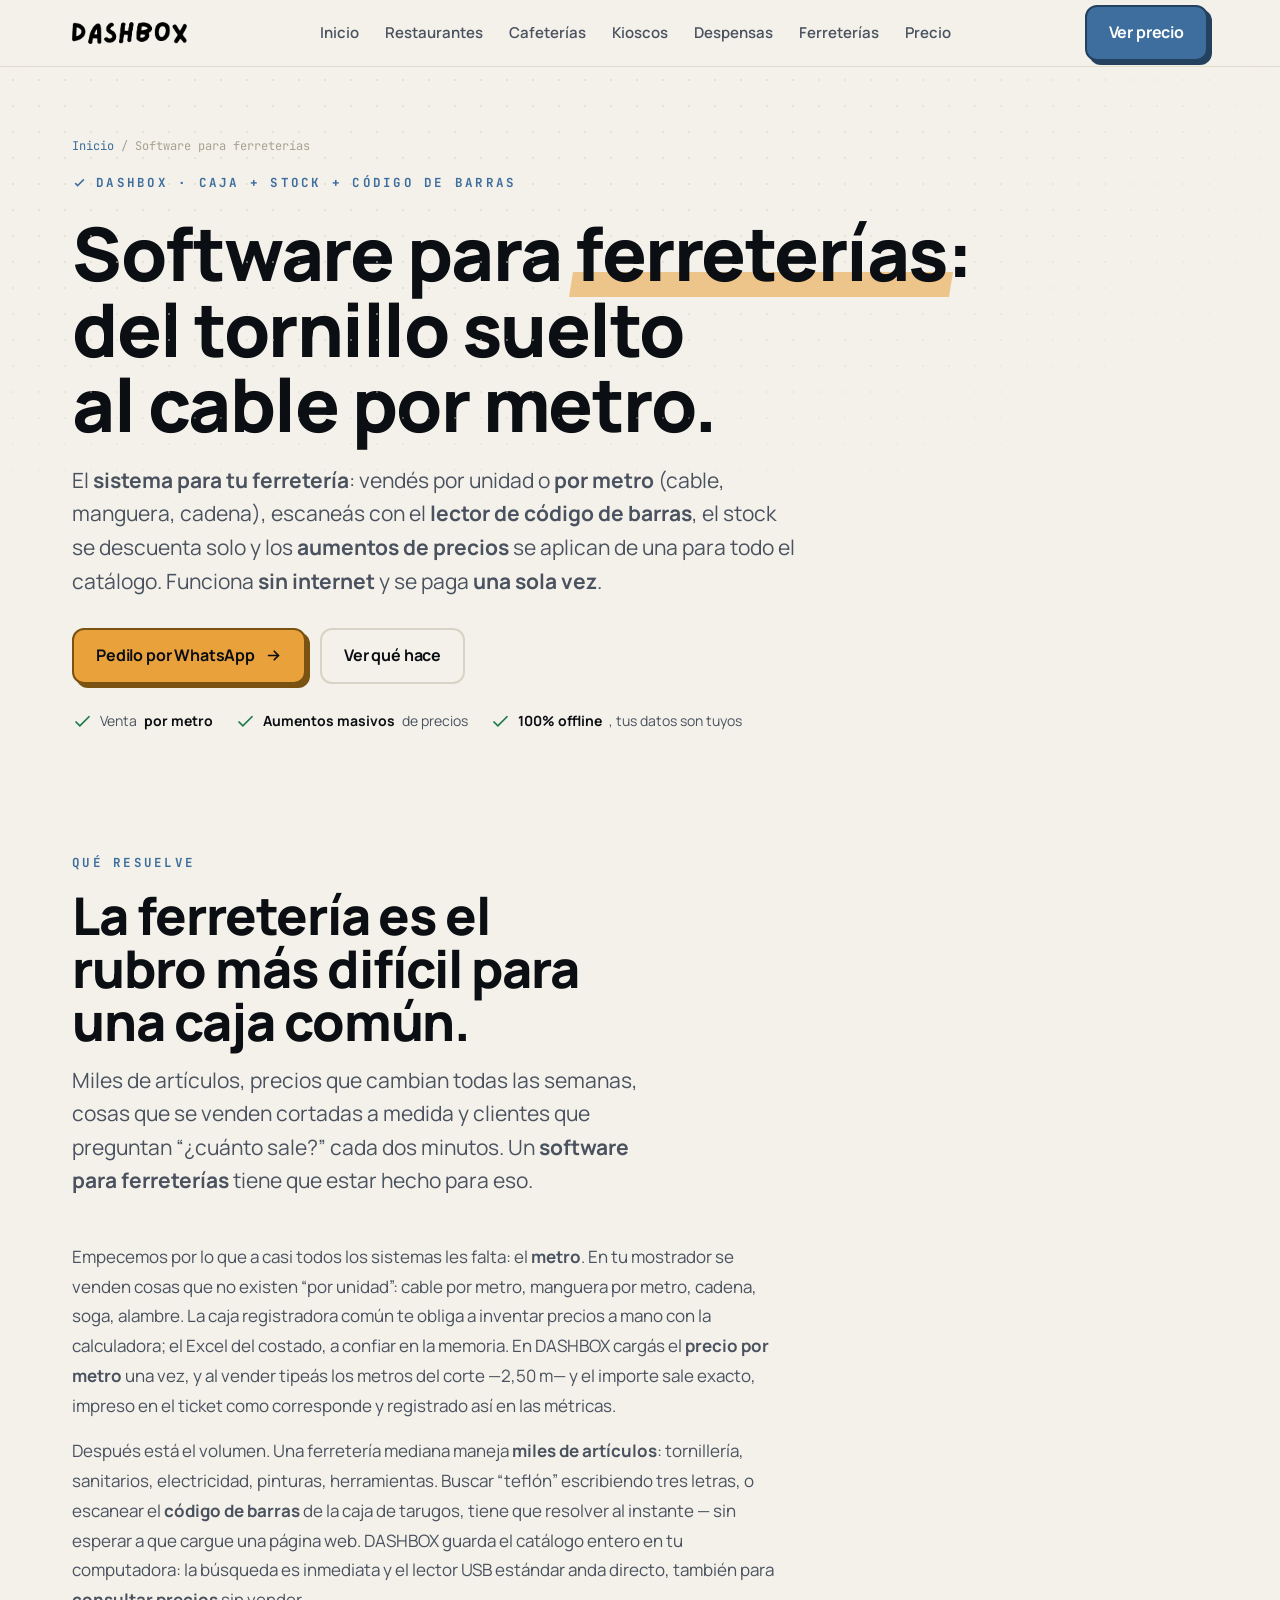
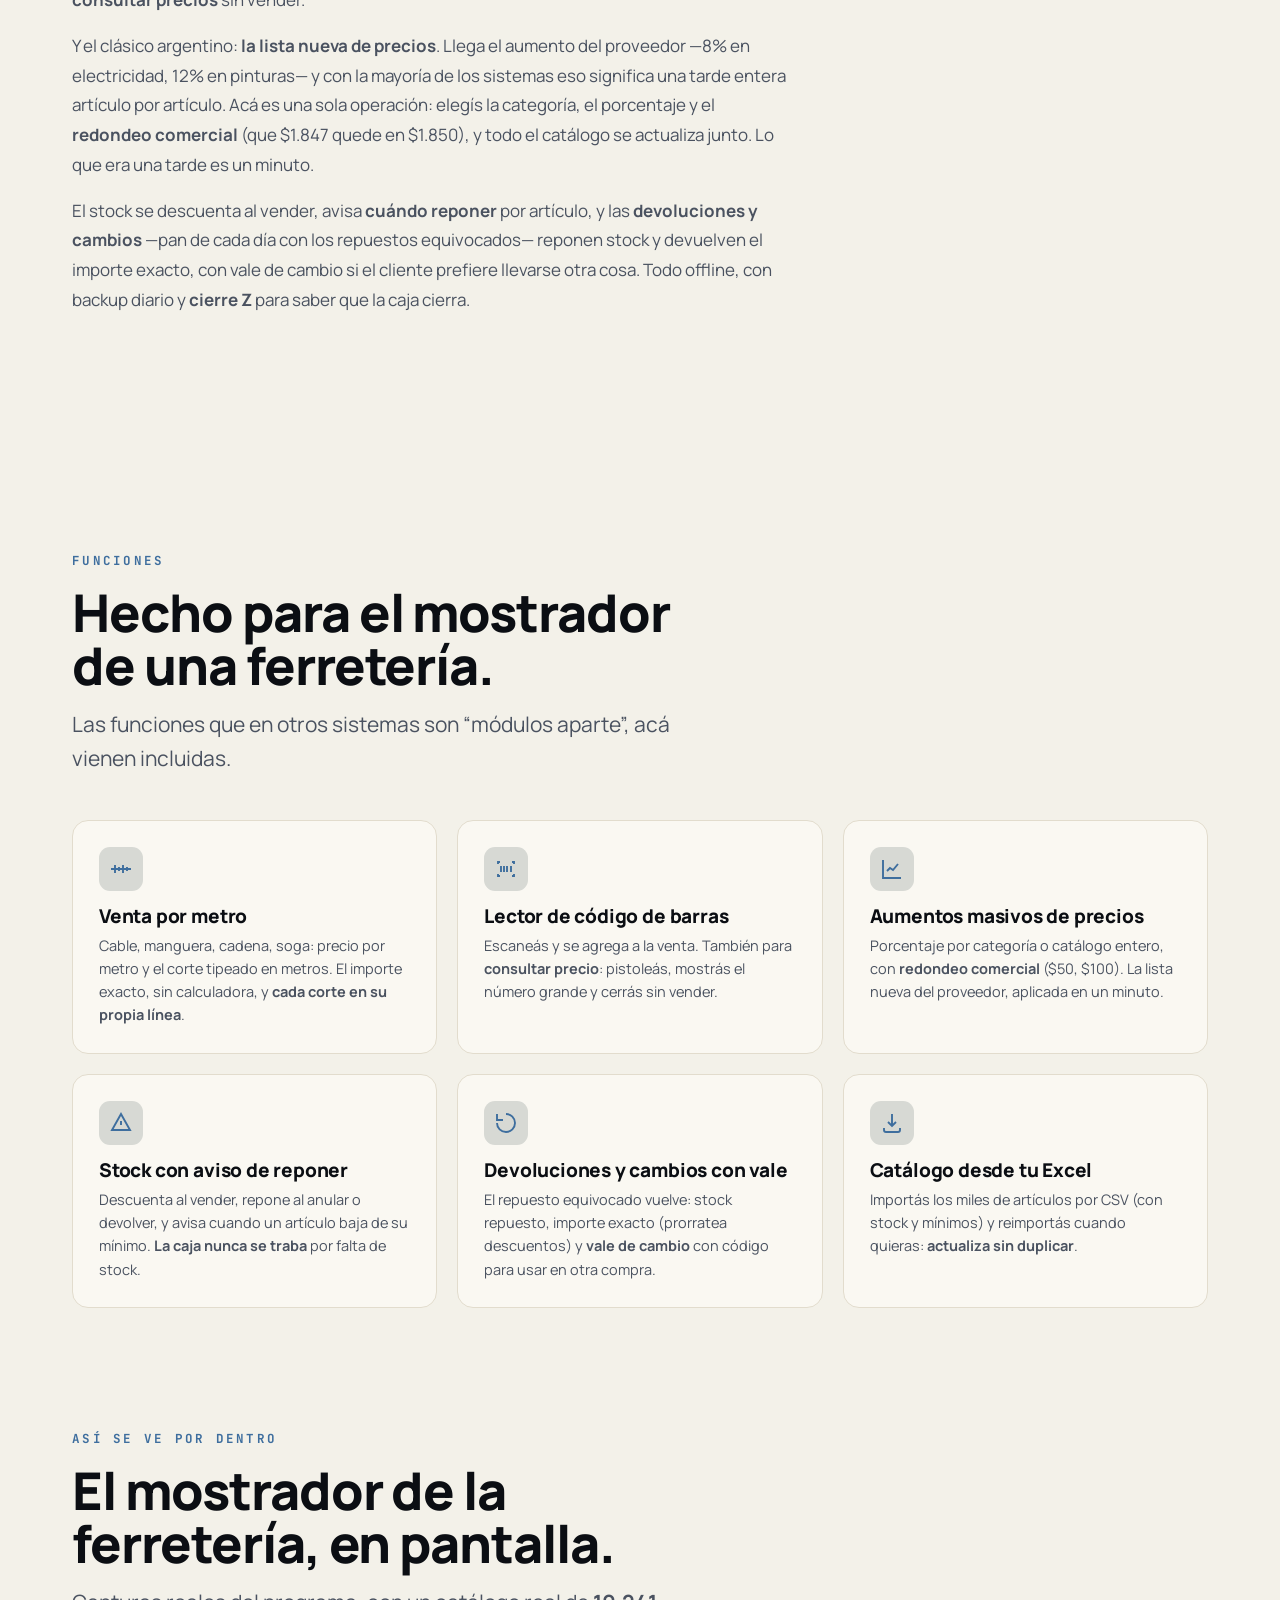
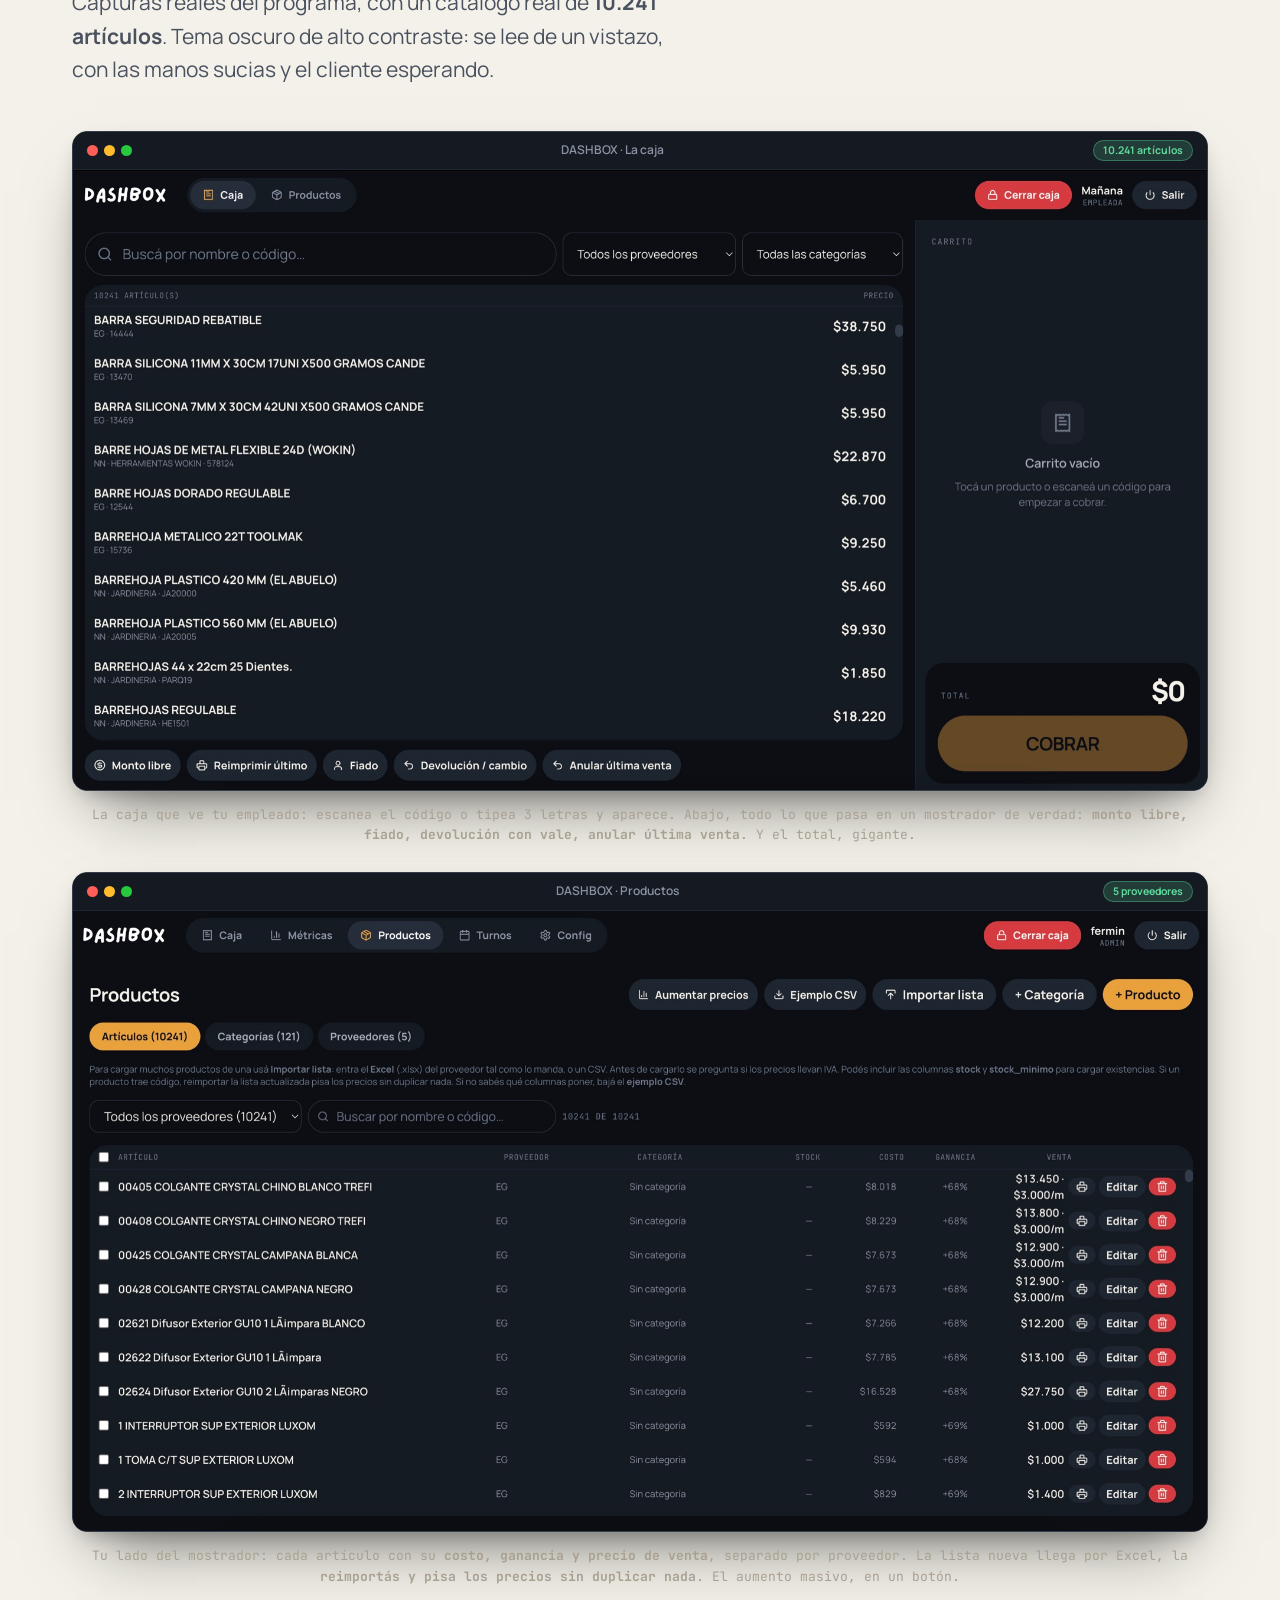
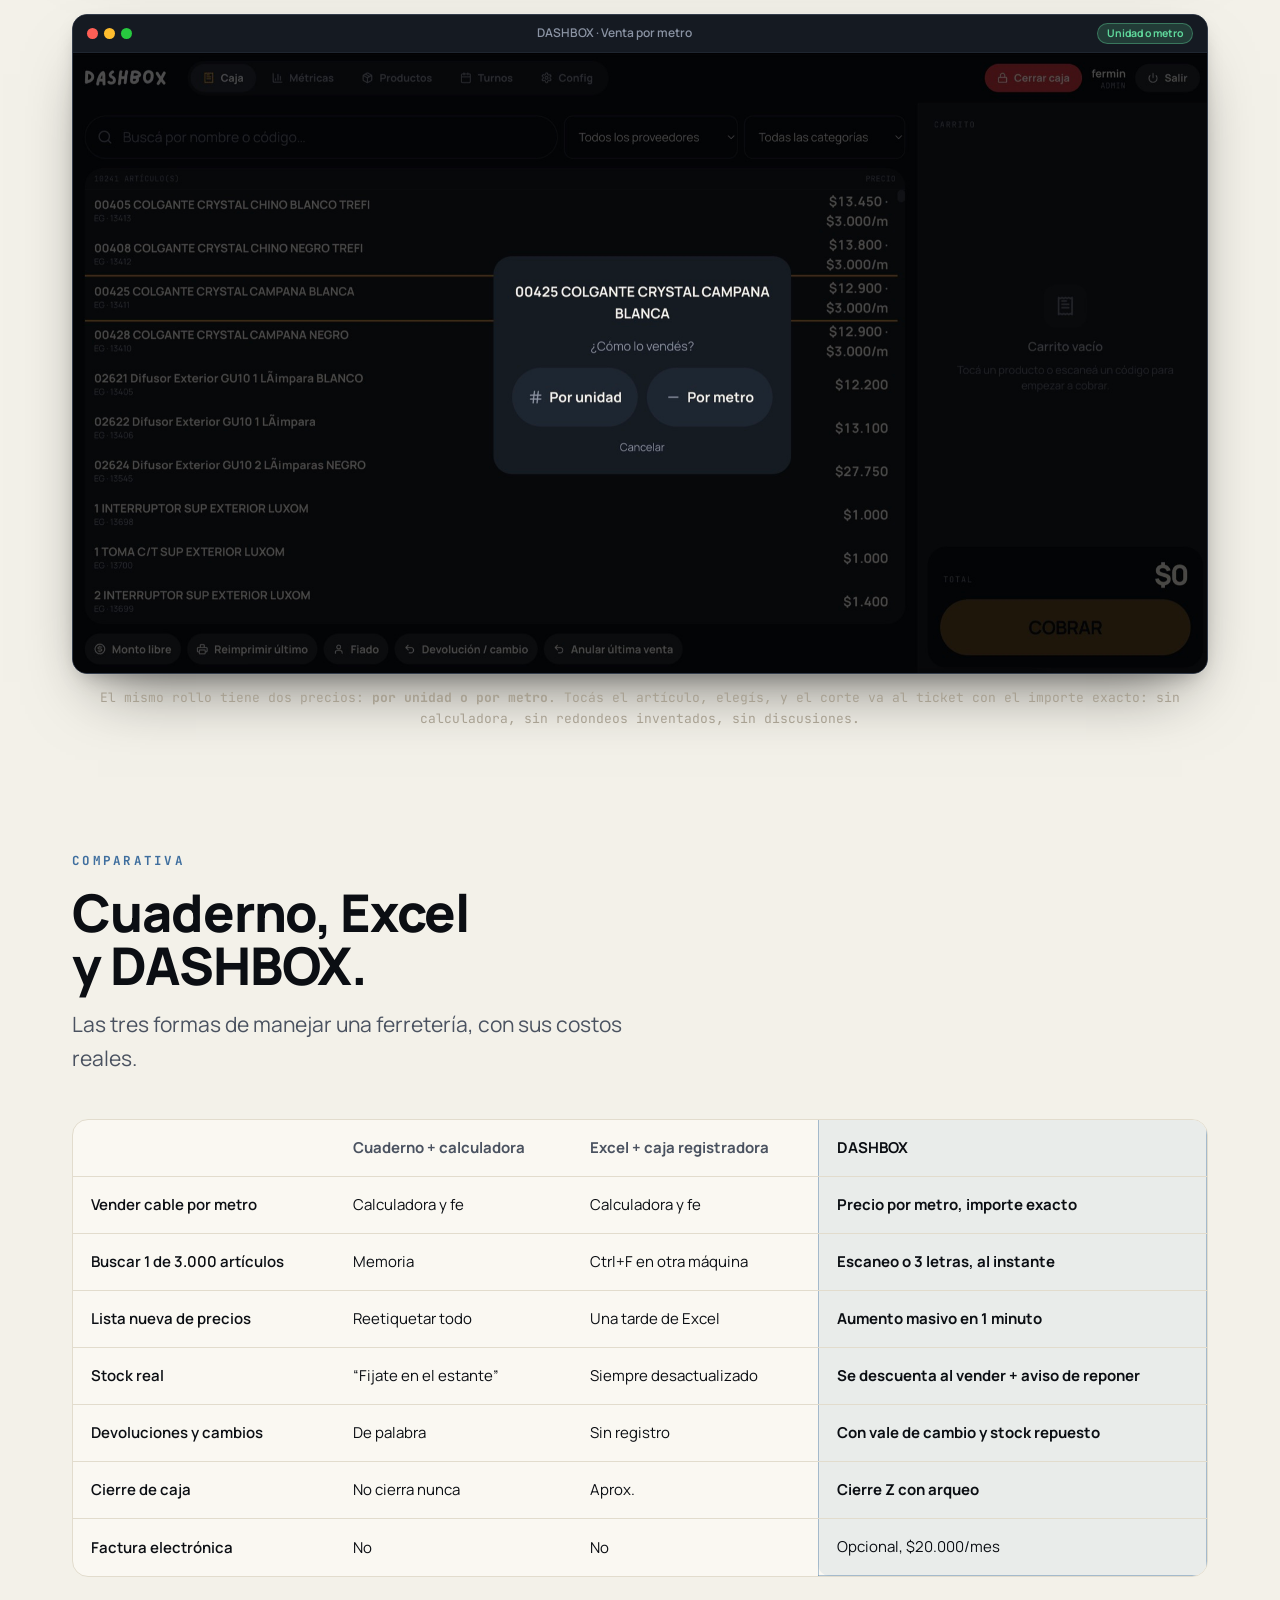
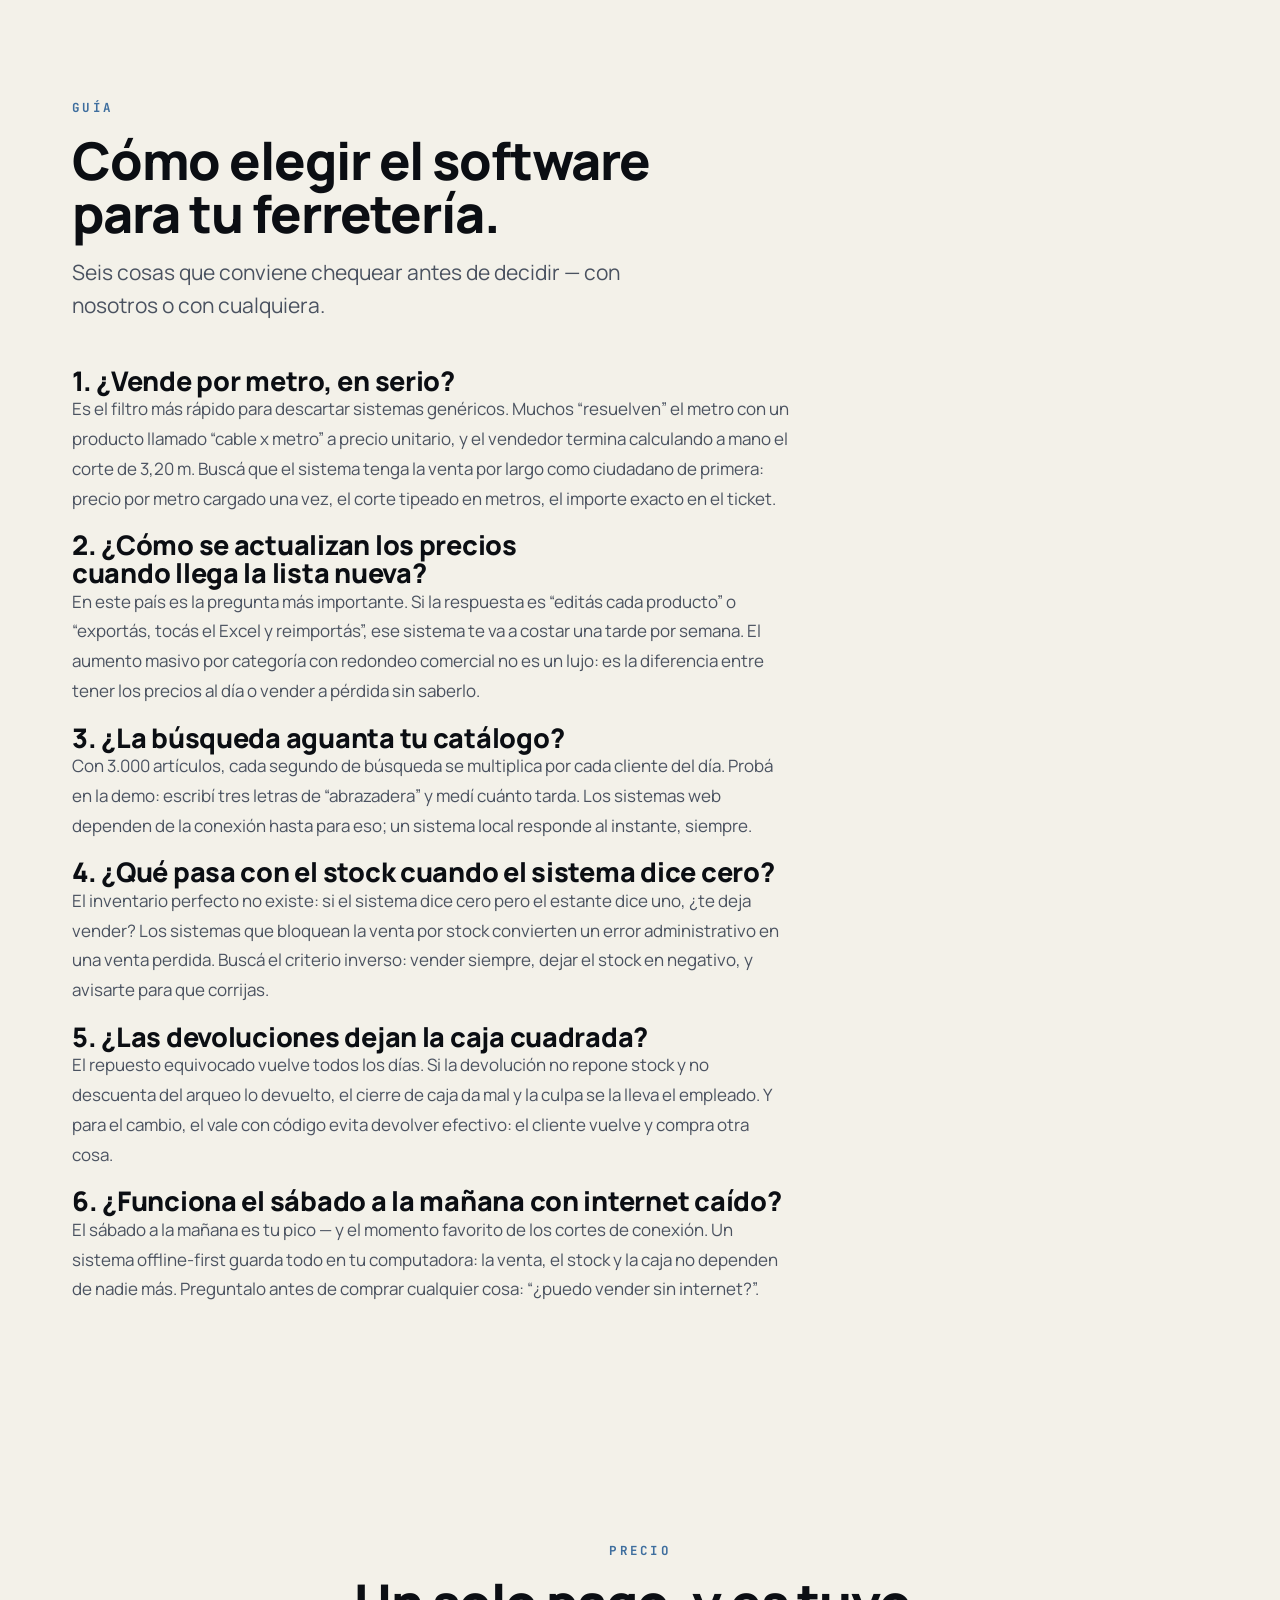
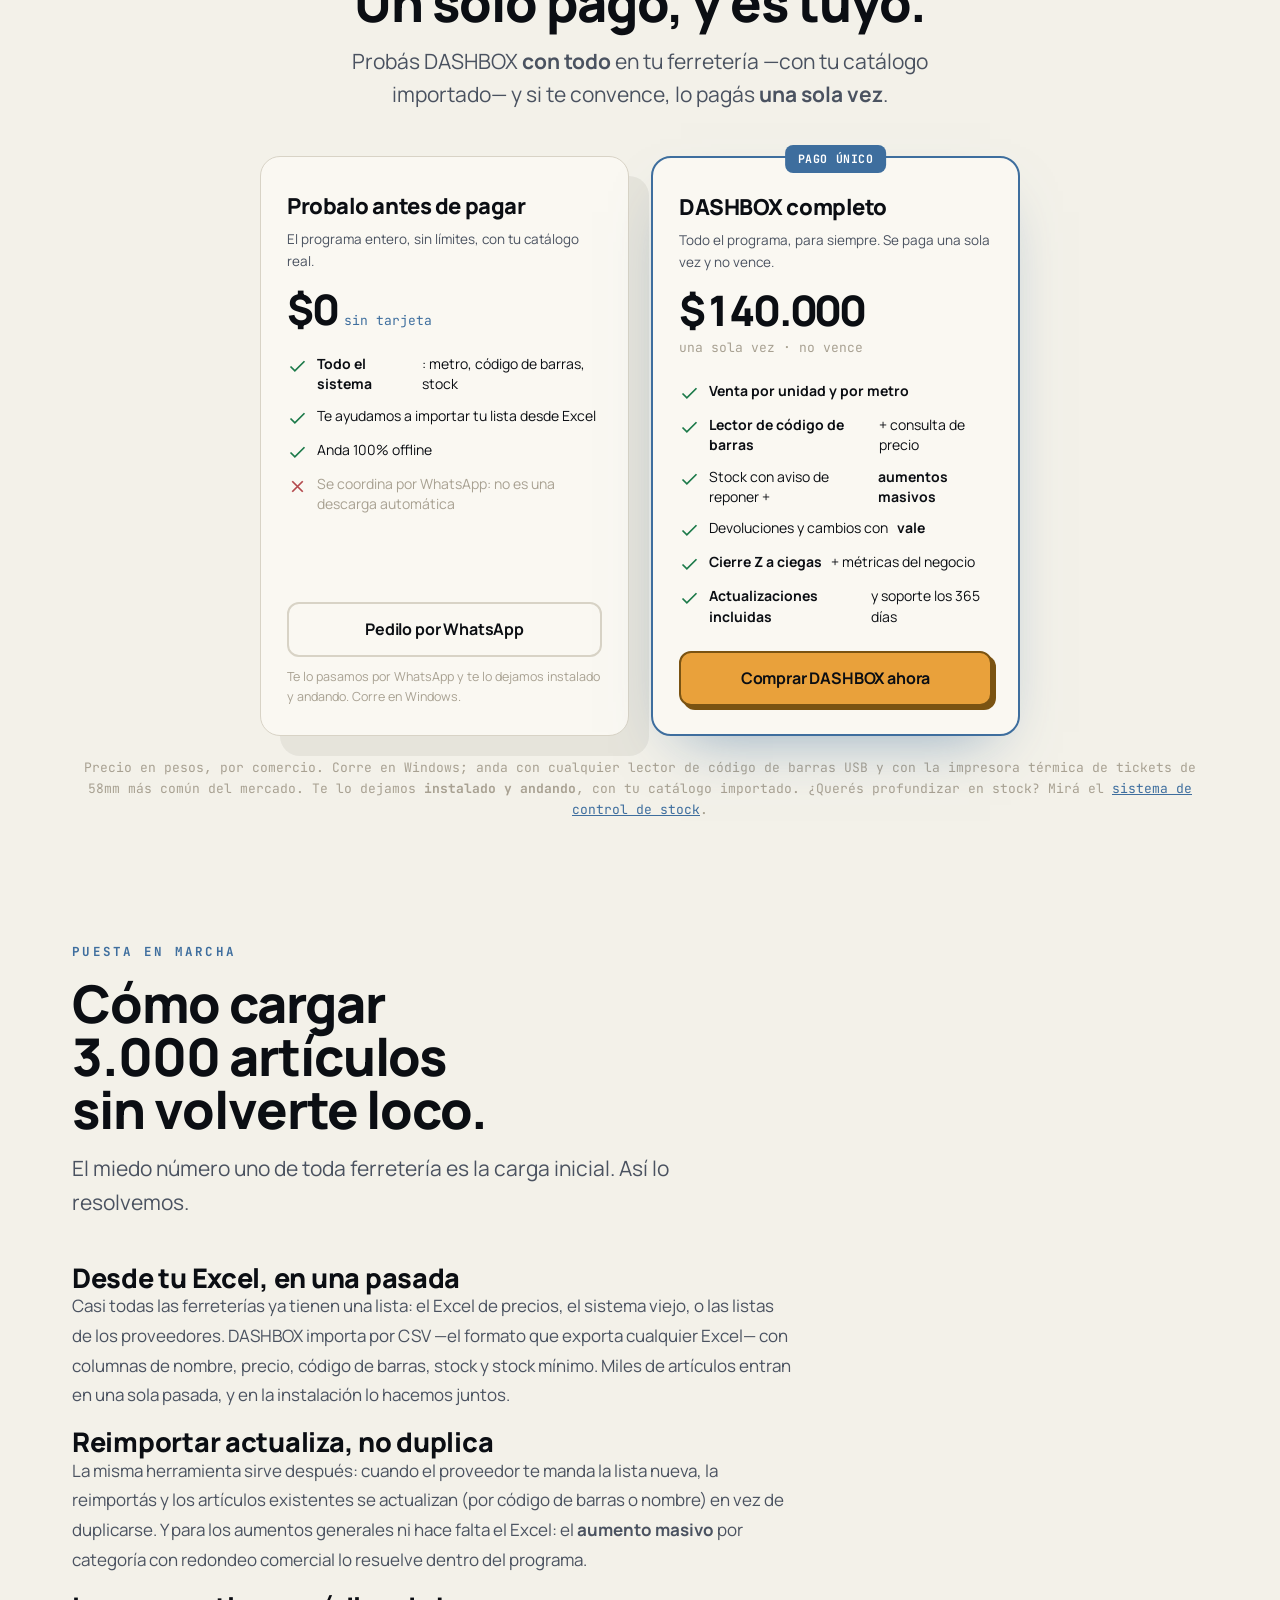
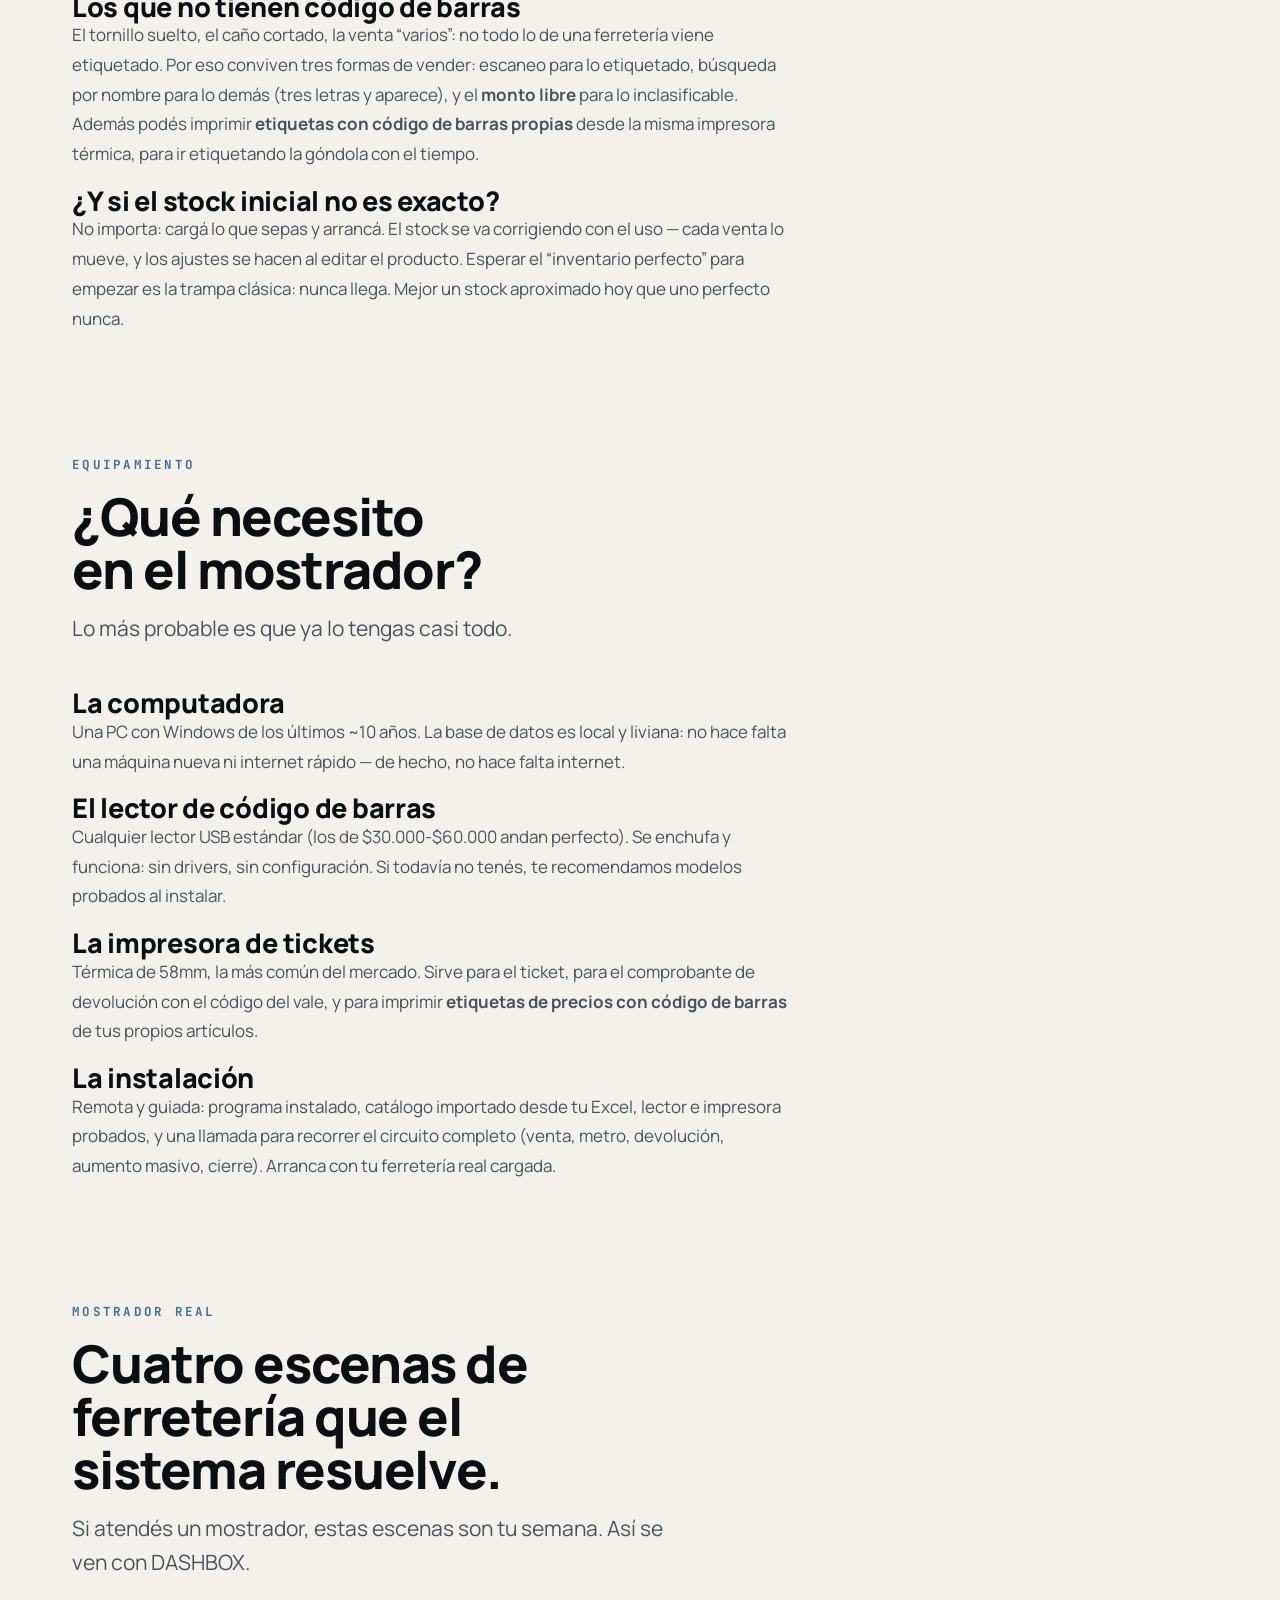
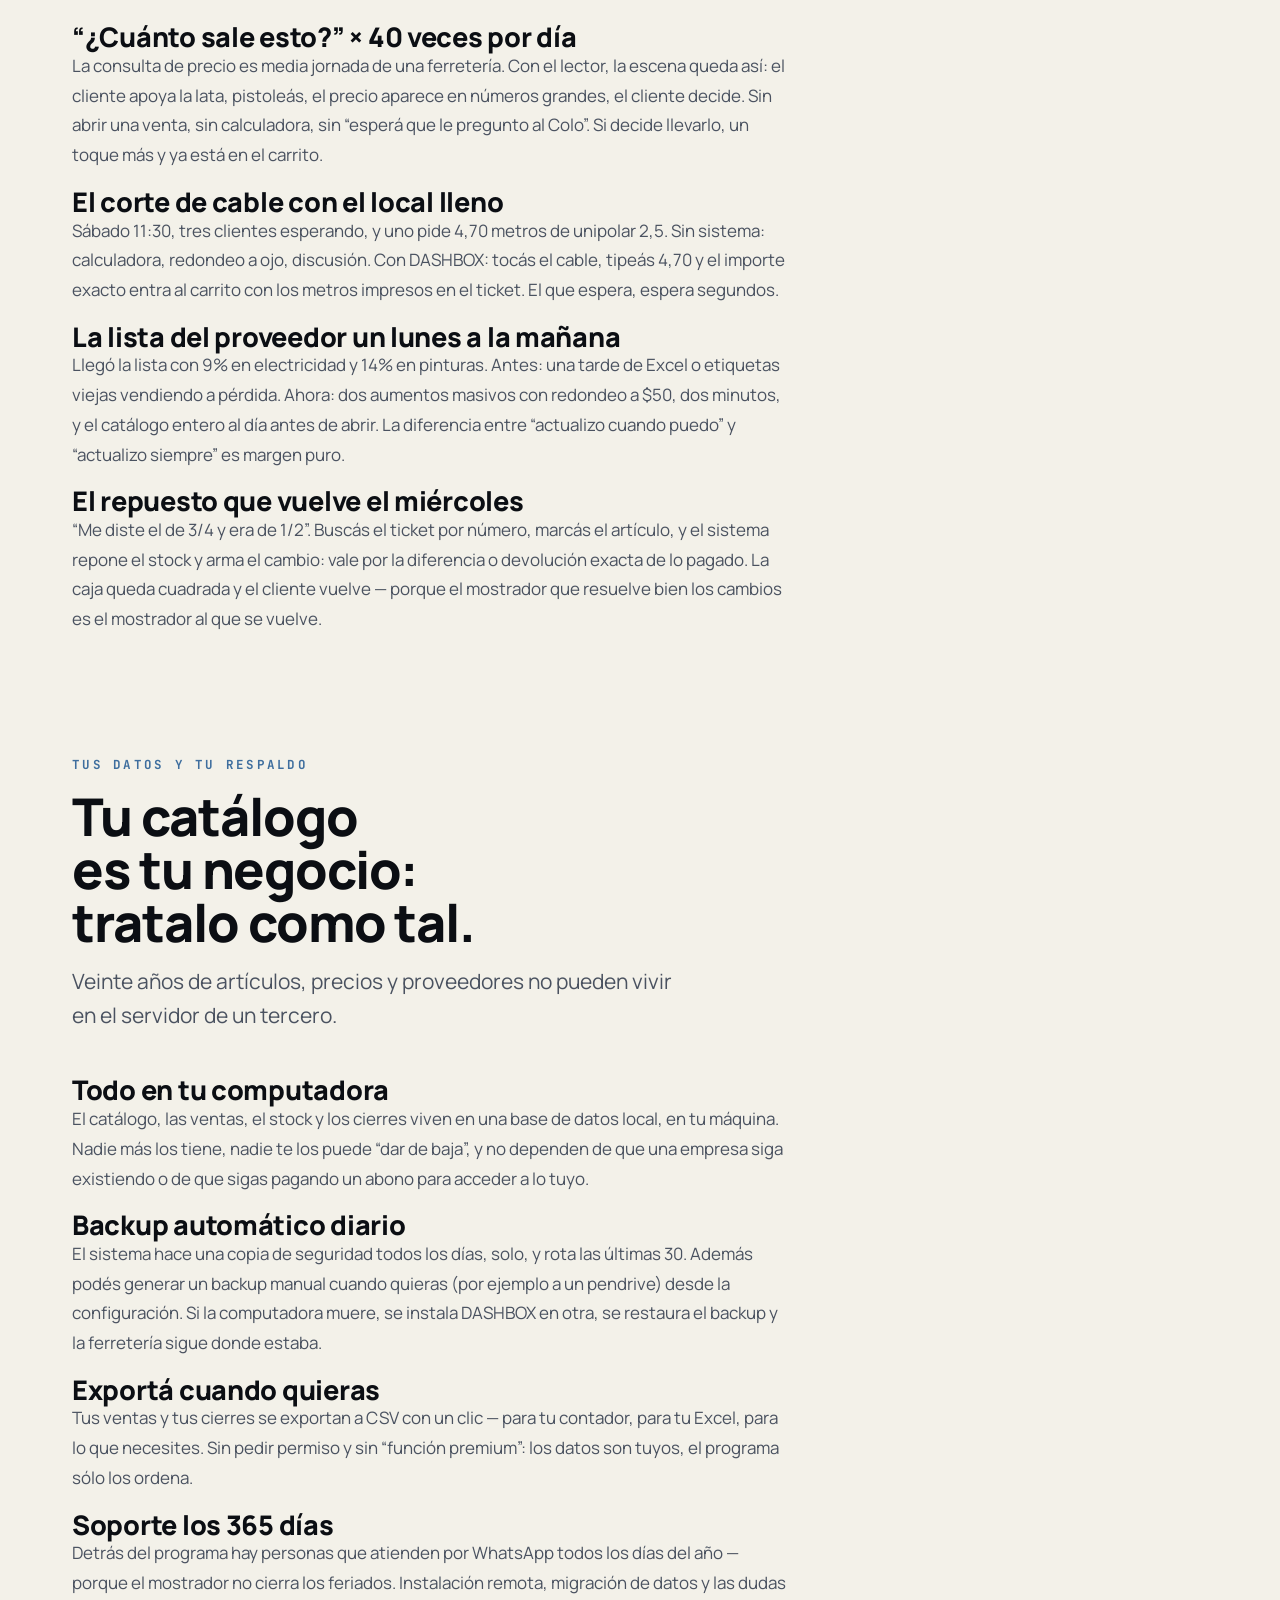
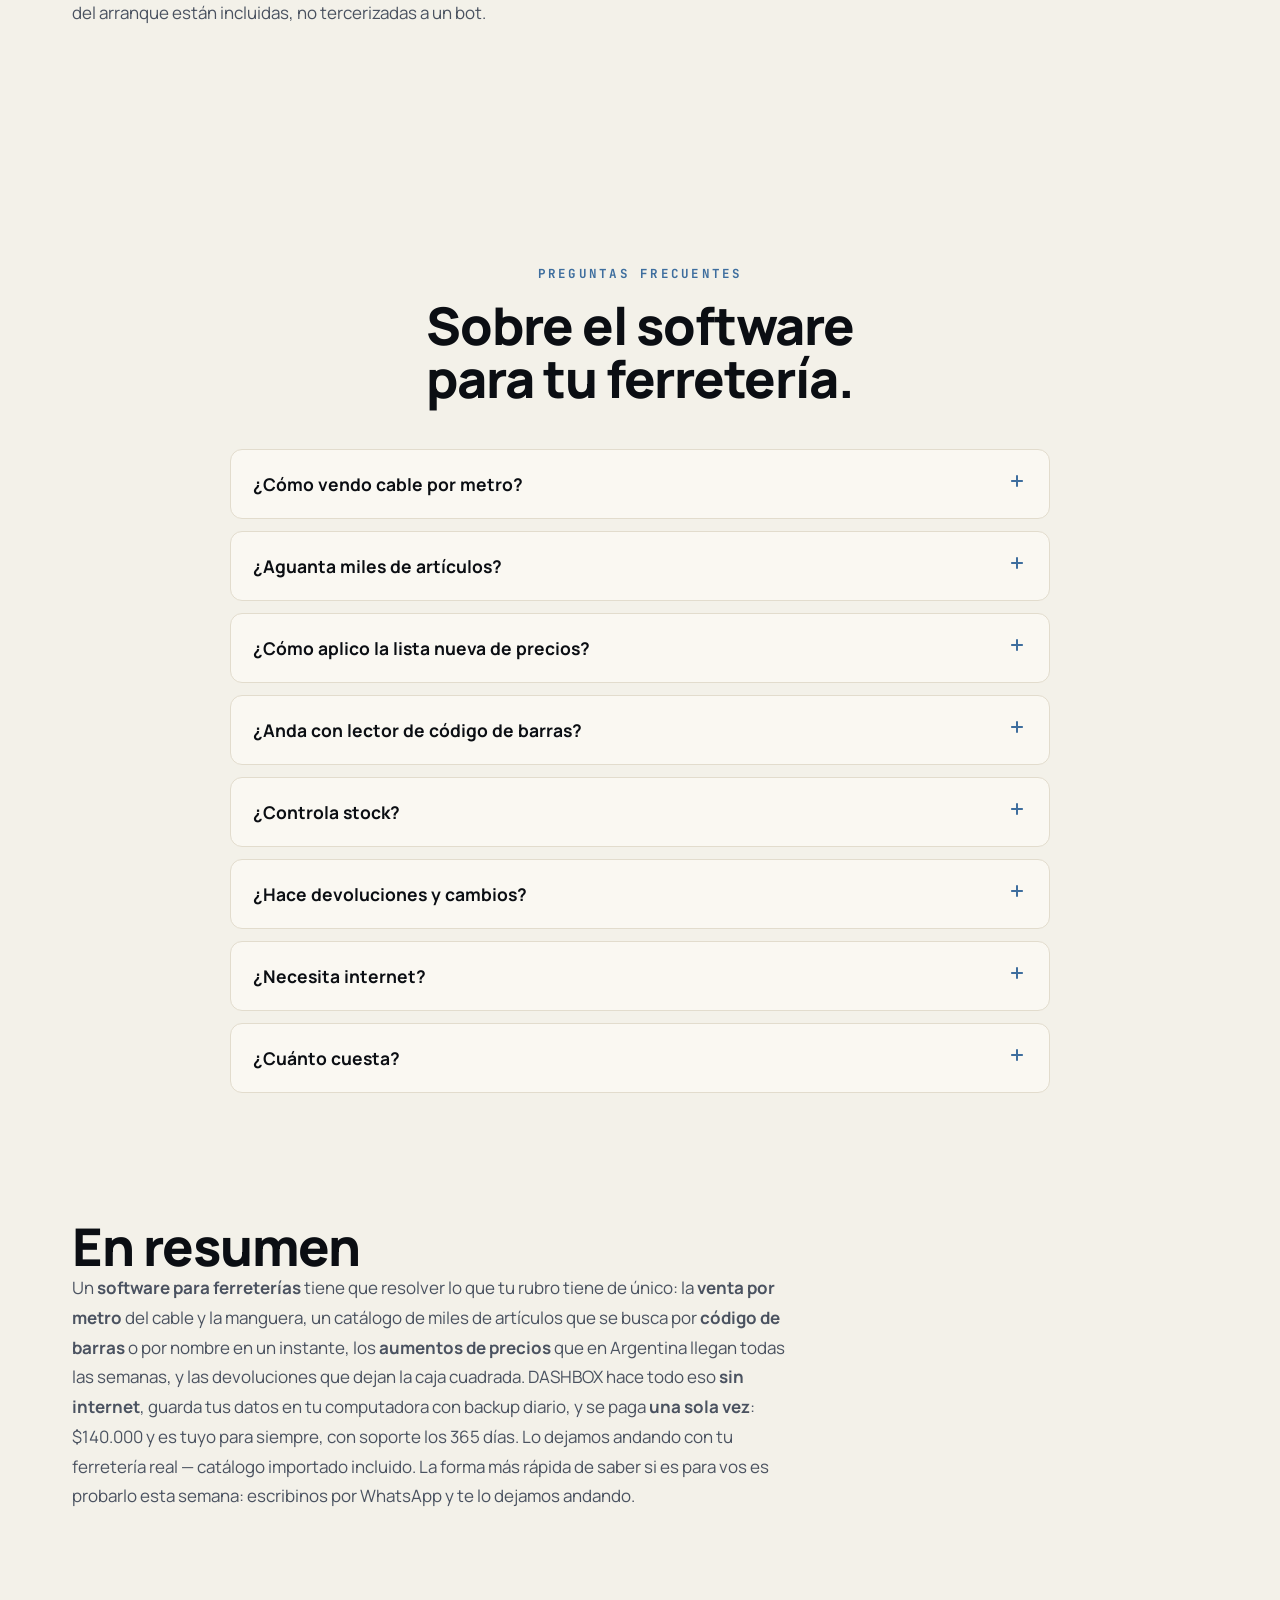
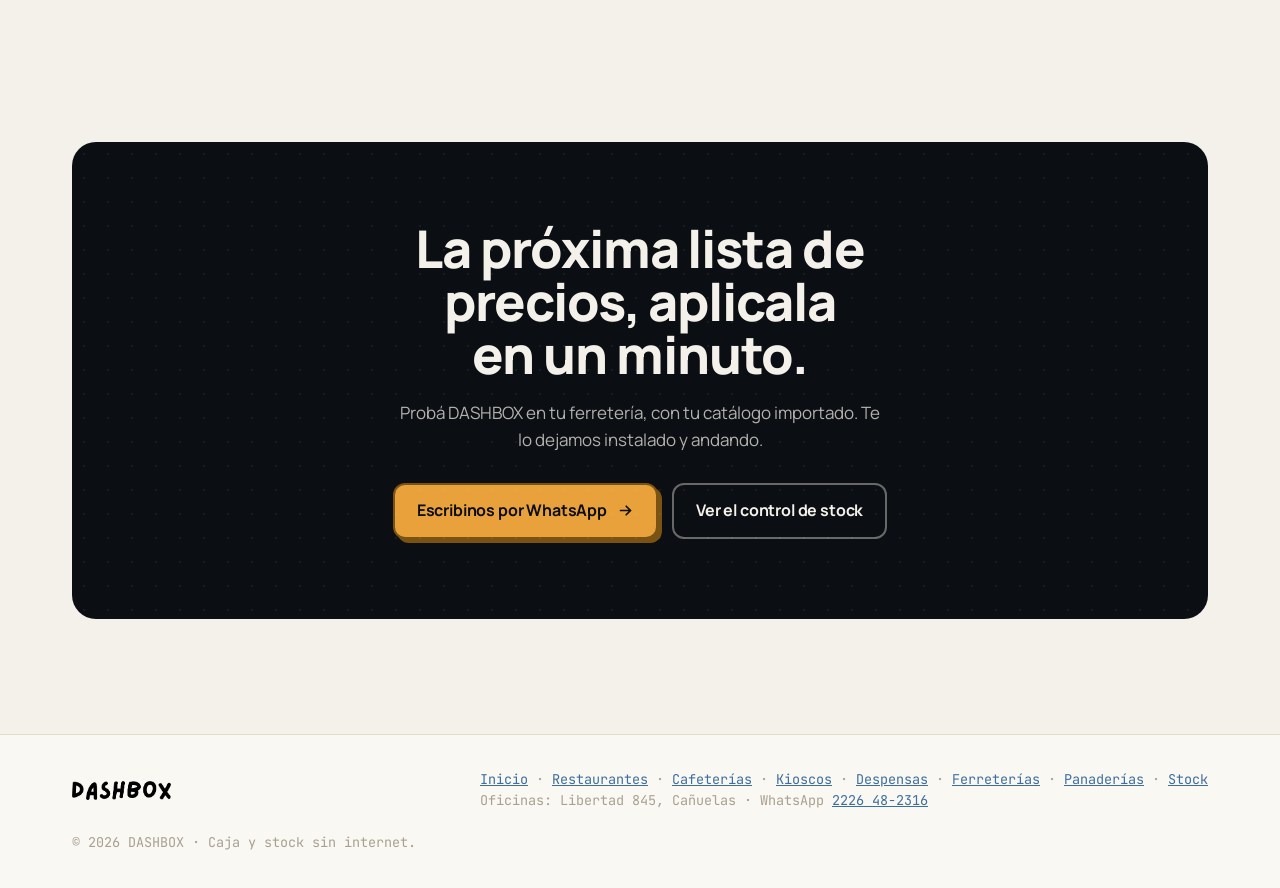
<file: software-para-ferreterias.html>
<!doctype html>
<html lang="es-AR">
<head>
<meta charset="utf-8" />
<meta name="viewport" content="width=device-width, initial-scale=1" />
<!-- Google Tag Manager -->
<script>(function(w,d,s,l,i){w[l]=w[l]||[];w[l].push({'gtm.start':
new Date().getTime(),event:'gtm.js'});var f=d.getElementsByTagName(s)[0],
j=d.createElement(s),dl=l!='dataLayer'?'&l='+l:'';j.async=true;j.src=
'https://www.googletagmanager.com/gtm.js?id='+i+dl;f.parentNode.insertBefore(j,f);
})(window,document,'script','dataLayer','GTM-NHLXC8S2');</script>
<!-- End Google Tag Manager -->

<!-- Google tag (gtag.js) -->
<script async src="https://www.googletagmanager.com/gtag/js?id=AW-18345697254"></script>
<script>
  window.dataLayer = window.dataLayer || [];
  function gtag(){dataLayer.push(arguments);}
  gtag('js', new Date());
  gtag('config', 'AW-18345697254');
</script>

<title>Software para ferreterías — venta por metro, stock y código de barras | DASHBOX</title>
<meta name="description" content="Software para ferreterías: venta por metro (cable, manguera, cadena), lector de código de barras, control de stock de miles de artículos y aumentos masivos de precios. Funciona sin internet y se paga una sola vez ($140.000). Te lo dejamos andando con tus productos, antes de pagar." />
<meta name="keywords" content="software para ferreterias, sistema para ferreteria, programa para ferreteria, software ferreteria, sistema de stock para ferreteria, punto de venta ferreteria, programa para ferreteria con codigo de barras, venta por metro" />
<meta name="robots" content="index, follow, max-image-preview:large, max-snippet:-1, max-video-preview:-1" />
<link rel="canonical" href="https://dashbox.com.ar/software-para-ferreterias" />

<meta name="theme-color" content="#F3F1E9" />
<meta name="color-scheme" content="light" />
<link rel="icon" href="/favicon.png" type="image/png" />
<link rel="apple-touch-icon" href="/favicon.png" />
<link rel="manifest" href="/site.webmanifest" />

<meta property="og:type" content="website" />
<meta property="og:site_name" content="DASHBOX" />
<meta property="og:locale" content="es_AR" />
<meta property="og:title" content="Software para ferreterías — venta por metro, stock y código de barras" />
<meta property="og:description" content="Cable por metro, miles de artículos con stock, lector de código de barras y aumentos de precios masivos. Sin internet, con tus datos en tu computadora." />
<meta property="og:url" content="https://dashbox.com.ar/software-para-ferreterias" />
<meta property="og:image" content="https://dashbox.com.ar/og.png" />
<meta property="og:image:width" content="1200" />
<meta property="og:image:height" content="630" />
<meta name="twitter:card" content="summary_large_image" />
<meta name="twitter:title" content="Software para ferreterías — DASHBOX" />
<meta name="twitter:description" content="Venta por metro, stock, código de barras y aumentos masivos. Sin internet, con tus datos en tu computadora." />
<meta name="twitter:image" content="https://dashbox.com.ar/og.png" />

<link rel="preconnect" href="https://fonts.googleapis.com">
<link rel="preconnect" href="https://fonts.gstatic.com" crossorigin>
<link href="https://fonts.googleapis.com/css2?family=Manrope:wght@400;500;600;700;800&family=JetBrains+Mono:wght@400;500;700&display=swap" rel="stylesheet">

<script type="application/ld+json">
{
  "@context": "https://schema.org",
  "@type": "SoftwareApplication",
  "name": "DASHBOX — Software para ferreterías",
  "applicationCategory": "BusinessApplication",
  "applicationSubCategory": "Point of Sale",
  "operatingSystem": "Windows",
  "url": "https://dashbox.com.ar/software-para-ferreterias",
  "inLanguage": "es-AR",
  "description": "Software para ferreterías: venta por unidad y por metro (cable, manguera, cadena), lector de código de barras, control de stock con aviso de reponer, aumentos masivos de precios, import por CSV y devoluciones con vale. Funciona 100% sin internet. Se ve andando antes de pagar; pago único de $140.000 con actualizaciones y soporte los 365 días.",
  "offers": {
    "@type": "Offer",
    "name": "DASHBOX completo (pago único)",
    "price": "140000",
    "priceCurrency": "ARS",
    "description": "Un pago único: todo el programa, para siempre, con actualizaciones incluidas y servicio técnico los 365 días.",
    "availability": "https://schema.org/InStock"
  },
  "publisher": {
    "@type": "Organization",
    "name": "DASHBOX"
  }
}
</script>
<script type="application/ld+json">
{
  "@context": "https://schema.org",
  "@type": "BreadcrumbList",
  "itemListElement": [
    { "@type": "ListItem", "position": 1, "name": "Inicio", "item": "https://dashbox.com.ar/" },
    { "@type": "ListItem", "position": 2, "name": "Software para ferreterías", "item": "https://dashbox.com.ar/software-para-ferreterias" }
  ]
}
</script>
<script type="application/ld+json">
{
  "@context": "https://schema.org",
  "@type": "FAQPage",
  "mainEntity": [
    { "@type": "Question", "name": "¿Cómo vende por metro un software para ferreterías?", "acceptedAnswer": { "@type": "Answer", "text": "Cargás el precio por metro del cable, la manguera o la cadena, y al vender tipeás cuántos metros cortaste (2,50 m por ejemplo). DASHBOX calcula el importe exacto, lo imprime en el ticket como metros y lo registra así en las métricas. Cada corte es su propia línea: dos pedazos de cable no se mezclan." } },
    { "@type": "Question", "name": "¿Aguanta el catálogo de una ferretería (miles de artículos)?", "acceptedAnswer": { "@type": "Answer", "text": "Sí. La base de datos es local y está pensada para catálogos grandes: buscás por nombre o escaneás el código de barras y el artículo aparece al instante, sin depender de internet. El catálogo se carga desde tu Excel (CSV) y se actualiza reimportando, sin duplicar." } },
    { "@type": "Question", "name": "¿Cómo manejo los aumentos de precios?", "acceptedAnswer": { "@type": "Answer", "text": "Con el aumento masivo: elegís una categoría (o todo el catálogo), el porcentaje y el redondeo comercial (a $50, a $100), y DASHBOX actualiza todos los precios en una sola operación. En Argentina esto se usa todas las semanas; sin esta función, la alternativa es Excel y reimportar." } },
    { "@type": "Question", "name": "¿Funciona con lector de código de barras?", "acceptedAnswer": { "@type": "Answer", "text": "Sí, con cualquier lector USB estándar: escaneás y el producto se agrega a la venta. También sirve para consultar un precio sin vender, y si un artículo no tiene código, lo buscás por nombre igual de rápido." } },
    { "@type": "Question", "name": "¿Controla el stock y me avisa cuándo reponer?", "acceptedAnswer": { "@type": "Answer", "text": "Sí: cada venta descuenta el stock automáticamente, definís un mínimo por artículo y aparece el aviso de reponer cuando baja de ese nivel. La caja nunca se traba: si el sistema dice cero pero el estante dice uno, vendés igual y el stock queda en negativo para que lo corrijas." } },
    { "@type": "Question", "name": "¿Puedo hacer devoluciones y cambios?", "acceptedAnswer": { "@type": "Answer", "text": "Sí. Buscás el ticket, elegís qué artículos vuelven y el sistema repone el stock y devuelve el importe exacto que se pagó (prorrateando descuentos). Para cambios, emite un vale con código que el cliente usa en otra compra." } },
    { "@type": "Question", "name": "¿Necesita internet?", "acceptedAnswer": { "@type": "Answer", "text": "No: la venta, el stock y el cierre de caja funcionan 100% offline, con backup diario en tu computadora." } },
    { "@type": "Question", "name": "¿Cuánto cuesta un software para ferretería?", "acceptedAnswer": { "@type": "Answer", "text": "DASHBOX se paga una sola vez: $140.000 y es tuyo para siempre, con actualizaciones incluidas y soporte los 365 días. Antes lo ves andando con tu catálogo real, sin pagar nada." } }
  ]
}
</script>

<link rel="stylesheet" href="/styles.css" />
<noscript><style>.reveal{opacity:1 !important; transform:none !important}</style></noscript>
</head>
<body>
<!-- Google Tag Manager (noscript) -->
<noscript><iframe src="https://www.googletagmanager.com/ns.html?id=GTM-NHLXC8S2"
height="0" width="0" style="display:none;visibility:hidden"></iframe></noscript>
<!-- End Google Tag Manager (noscript) -->

<header class="nav">
  <div class="wrap row">
    <a class="brand" href="/"><img src="/logo.png" alt="DASHBOX" height="22" width="106"/></a>
    <nav class="links" aria-label="Secciones">
      <a href="/">Inicio</a>
      <a href="/sistema-de-comanda-para-restaurantes">Restaurantes</a>
      <a href="/sistema-para-cafeterias">Cafeterías</a>
      <a href="/software-para-kioscos">Kioscos</a>
      <a href="/software-para-despensas">Despensas</a>
      <a href="/software-para-ferreterias">Ferreterías</a>
      <a href="#precio">Precio</a>
    </nav>
    <div class="actions">
      <a class="btn" href="#precio">Ver precio</a>
    </div>
  </div>
</header>

<a id="top"></a>

<!-- HERO -->
<section class="hero">
  <div class="wrap">
    <nav aria-label="Migas" style="font-family:var(--f-mono); font-size:12px; color:var(--ink-faint); margin-bottom:14px">
      <a href="/" style="color:var(--green); text-decoration:none">Inicio</a> / Software para ferreterías
    </nav>
    <span class="eyebrow"><svg width="15" height="15" viewBox="0 0 24 24" fill="none" stroke="currentColor" stroke-width="2.4"><path d="M5 13l4 4L19 7"/></svg>DASHBOX · caja + stock + código de barras</span>
    <h1 style="max-width:18ch">Software para <span class="hl">ferreterías</span>: del tornillo suelto al cable por metro.</h1>
    <p class="lead">El <b>sistema para tu ferretería</b>: vendés por unidad o <b>por metro</b> (cable, manguera, cadena), escaneás con el <b>lector de código de barras</b>, el stock se descuenta solo y los <b>aumentos de precios</b> se aplican de una para todo el catálogo. Funciona <b>sin internet</b> y se paga <b>una sola vez</b>.</p>
    <div class="cta-row">
      <a class="btn amber" href="https://wa.me/5492226482316?text=Hola!%20Quiero%20DASHBOX%20para%20mi%20ferreter%C3%ADa" target="_blank" rel="noopener">Pedilo por WhatsApp
        <svg width="17" height="17" viewBox="0 0 24 24" fill="none" stroke="currentColor" stroke-width="2.4" stroke-linecap="round"><path d="M5 12h14M13 6l6 6-6 6"/></svg></a>
      <a class="btn ghost" href="#funciones">Ver qué hace</a>
    </div>
    <div class="assur">
      <span><svg class="ico good" viewBox="0 0 24 24" fill="none" stroke="currentColor" stroke-width="2"><path d="M20 6L9 17l-5-5"/></svg>Venta <b>por metro</b></span>
      <span><svg class="ico good" viewBox="0 0 24 24" fill="none" stroke="currentColor" stroke-width="2"><path d="M20 6L9 17l-5-5"/></svg><b>Aumentos masivos</b> de precios</span>
      <span><svg class="ico good" viewBox="0 0 24 24" fill="none" stroke="currentColor" stroke-width="2"><path d="M20 6L9 17l-5-5"/></svg><b>100% offline</b>, tus datos son tuyos</span>
    </div>
  </div>
</section>

<!-- QUÉ RESUELVE -->
<section style="padding-top:0">
  <div class="wrap">
    <div class="shead reveal">
      <span class="eyebrow">Qué resuelve</span>
      <h2>La ferretería es el rubro más difícil para una caja común.</h2>
      <p class="lead">Miles de artículos, precios que cambian todas las semanas, cosas que se venden cortadas a medida y clientes que preguntan “¿cuánto sale?” cada dos minutos. Un <b>software para ferreterías</b> tiene que estar hecho para eso.</p>
    </div>
    <div style="max-width:72ch; color:var(--ink-soft); font-size:17px; line-height:1.75" class="reveal">
      <p style="margin:0 0 16px">Empecemos por lo que a casi todos los sistemas les falta: el <b>metro</b>. En tu mostrador se venden cosas que no existen “por unidad”: cable por metro, manguera por metro, cadena, soga, alambre. La caja registradora común te obliga a inventar precios a mano con la calculadora; el Excel del costado, a confiar en la memoria. En DASHBOX cargás el <b>precio por metro</b> una vez, y al vender tipeás los metros del corte —2,50 m— y el importe sale exacto, impreso en el ticket como corresponde y registrado así en las métricas.</p>
      <p style="margin:0 0 16px">Después está el volumen. Una ferretería mediana maneja <b>miles de artículos</b>: tornillería, sanitarios, electricidad, pinturas, herramientas. Buscar “teflón” escribiendo tres letras, o escanear el <b>código de barras</b> de la caja de tarugos, tiene que resolver al instante — sin esperar a que cargue una página web. DASHBOX guarda el catálogo entero en tu computadora: la búsqueda es inmediata y el lector USB estándar anda directo, también para <b>consultar precios</b> sin vender.</p>
      <p style="margin:0 0 16px">Y el clásico argentino: <b>la lista nueva de precios</b>. Llega el aumento del proveedor —8% en electricidad, 12% en pinturas— y con la mayoría de los sistemas eso significa una tarde entera artículo por artículo. Acá es una sola operación: elegís la categoría, el porcentaje y el <b>redondeo comercial</b> (que $1.847 quede en $1.850), y todo el catálogo se actualiza junto. Lo que era una tarde es un minuto.</p>
      <p style="margin:0">El stock se descuenta al vender, avisa <b>cuándo reponer</b> por artículo, y las <b>devoluciones y cambios</b> —pan de cada día con los repuestos equivocados— reponen stock y devuelven el importe exacto, con vale de cambio si el cliente prefiere llevarse otra cosa. Todo offline, con backup diario y <b>cierre Z</b> para saber que la caja cierra.</p>
    </div>
  </div>
</section>

<!-- FUNCIONES -->
<section id="funciones">
  <div class="wrap">
    <div class="shead reveal">
      <span class="eyebrow">Funciones</span>
      <h2>Hecho para el mostrador de una ferretería.</h2>
      <p class="lead">Las funciones que en otros sistemas son “módulos aparte”, acá vienen incluidas.</p>
    </div>
    <div class="feat">
      <div class="f reveal">
        <div class="fi"><svg width="24" height="24" viewBox="0 0 24 24" fill="none" stroke="currentColor" stroke-width="1.9"><path d="M2 12h20M6 8v8M10 10v4M14 8v8M18 10v4"/></svg></div>
        <h3>Venta por metro</h3>
        <p>Cable, manguera, cadena, soga: precio por metro y el corte tipeado en metros. El importe exacto, sin calculadora, y <b>cada corte en su propia línea</b>.</p>
      </div>
      <div class="f reveal">
        <div class="fi"><svg width="24" height="24" viewBox="0 0 24 24" fill="none" stroke="currentColor" stroke-width="1.9"><path d="M4 7V5h2M4 17v2h2M20 7V5h-2M20 17v2h-2M7 9v6M10 9v6M13 9v6M17 9v6"/></svg></div>
        <h3>Lector de código de barras</h3>
        <p>Escaneás y se agrega a la venta. También para <b>consultar precio</b>: pistoleás, mostrás el número grande y cerrás sin vender.</p>
      </div>
      <div class="f reveal">
        <div class="fi"><svg width="24" height="24" viewBox="0 0 24 24" fill="none" stroke="currentColor" stroke-width="1.9"><path d="M7 14l3-3 3 2 5-6"/><path d="M3 3v18h18"/></svg></div>
        <h3>Aumentos masivos de precios</h3>
        <p>Porcentaje por categoría o catálogo entero, con <b>redondeo comercial</b> ($50, $100). La lista nueva del proveedor, aplicada en un minuto.</p>
      </div>
      <div class="f reveal">
        <div class="fi"><svg width="24" height="24" viewBox="0 0 24 24" fill="none" stroke="currentColor" stroke-width="1.9"><path d="M12 3l9 16H3z"/><path d="M12 10v4M12 17h.01"/></svg></div>
        <h3>Stock con aviso de reponer</h3>
        <p>Descuenta al vender, repone al anular o devolver, y avisa cuando un artículo baja de su mínimo. <b>La caja nunca se traba</b> por falta de stock.</p>
      </div>
      <div class="f reveal">
        <div class="fi"><svg width="24" height="24" viewBox="0 0 24 24" fill="none" stroke="currentColor" stroke-width="1.9"><path d="M3 12a9 9 0 109-9M3 3v6h6"/></svg></div>
        <h3>Devoluciones y cambios con vale</h3>
        <p>El repuesto equivocado vuelve: stock repuesto, importe exacto (prorratea descuentos) y <b>vale de cambio</b> con código para usar en otra compra.</p>
      </div>
      <div class="f reveal">
        <div class="fi"><svg width="24" height="24" viewBox="0 0 24 24" fill="none" stroke="currentColor" stroke-width="1.9"><path d="M12 3v12M8 11l4 4 4-4M4 17v2a2 2 0 002 2h12a2 2 0 002-2v-2"/></svg></div>
        <h3>Catálogo desde tu Excel</h3>
        <p>Importás los miles de artículos por CSV (con stock y mínimos) y reimportás cuando quieras: <b>actualiza sin duplicar</b>.</p>
      </div>
    </div>
  </div>
</section>

<!-- CAPTURAS REALES -->
<section id="captura" style="padding-top:0">
  <div class="wrap">
    <div class="shead reveal">
      <span class="eyebrow">Así se ve por dentro</span>
      <h2>El mostrador de la ferretería, en pantalla.</h2>
      <p class="lead">Capturas reales del programa, con un catálogo real de <b>10.241 artículos</b>. Tema oscuro de alto contraste: se lee de un vistazo, con las manos sucias y el cliente esperando.</p>
    </div>

    <div class="reveal" style="margin-bottom:26px">
      <div class="appwin" aria-label="Pantalla de venta de DASHBOX en una ferretería con más de diez mil artículos cargados">
        <div class="tbar">
          <span class="tdots"><i style="background:#ff5f56"></i><i style="background:#ffbd2e"></i><i style="background:#27c93f"></i></span>
          <span class="tt">DASHBOX · La caja</span>
          <span class="tbadge">10.241 artículos</span>
        </div>
        <img src="/img/stock-caja.jpg" alt="Software para ferreterías: pantalla de caja de DASHBOX con buscador por nombre o código, filtros por proveedor y categoría, 10.241 artículos con precio y botón de cobrar" width="1920" height="1049" loading="lazy" style="display:block;width:100%;height:auto" />
      </div>
      <p class="cmp-note" style="text-align:center">La caja que ve tu empleado: escanea el código o tipea 3 letras y aparece. Abajo, todo lo que pasa en un mostrador de verdad: <b>monto libre, fiado, devolución con vale, anular última venta</b>. Y el total, gigante.</p>
    </div>

    <div class="reveal" style="margin-bottom:26px">
      <div class="appwin" aria-label="Pantalla de productos de DASHBOX con costo, ganancia y precio de venta por artículo">
        <div class="tbar">
          <span class="tdots"><i style="background:#ff5f56"></i><i style="background:#ffbd2e"></i><i style="background:#27c93f"></i></span>
          <span class="tt">DASHBOX · Productos</span>
          <span class="tbadge">5 proveedores</span>
        </div>
        <img src="/img/stock-productos.jpg" alt="Control de stock para ferretería: listado de productos con proveedor, categoría, costo, porcentaje de ganancia y precio de venta, con importación de listas de precios desde Excel o CSV" width="1920" height="1050" loading="lazy" style="display:block;width:100%;height:auto" />
      </div>
      <p class="cmp-note" style="text-align:center">Tu lado del mostrador: cada artículo con su <b>costo, ganancia y precio de venta</b>, separado por proveedor. La lista nueva llega por Excel, la <b>reimportás y pisa los precios sin duplicar nada</b>. El aumento masivo, en un botón.</p>
    </div>

    <div class="reveal">
      <div class="appwin" aria-label="Venta por metro en DASHBOX: el sistema pregunta si el artículo se vende por unidad o por metro">
        <div class="tbar">
          <span class="tdots"><i style="background:#ff5f56"></i><i style="background:#ffbd2e"></i><i style="background:#27c93f"></i></span>
          <span class="tt">DASHBOX · Venta por metro</span>
          <span class="tbadge">Unidad o metro</span>
        </div>
        <img src="/img/stock-por-metro.jpg" alt="Vender cable por metro en una ferretería: DASHBOX pregunta cómo lo vendés, por unidad o por metro, con precio por metro configurado en el artículo" width="1920" height="1050" loading="lazy" style="display:block;width:100%;height:auto" />
      </div>
      <p class="cmp-note" style="text-align:center">El mismo rollo tiene dos precios: <b>por unidad o por metro</b>. Tocás el artículo, elegís, y el corte va al ticket con el importe exacto: sin calculadora, sin redondeos inventados, sin discusiones.</p>
    </div>
  </div>
</section>

<!-- COMPARATIVA -->
<section id="comparativa" style="padding-top:0">
  <div class="wrap">
    <div class="shead reveal">
      <span class="eyebrow">Comparativa</span>
      <h2>Cuaderno, Excel y DASHBOX.</h2>
      <p class="lead">Las tres formas de manejar una ferretería, con sus costos reales.</p>
    </div>
    <div class="cmp-wrap reveal">
      <table class="cmp">
        <thead>
          <tr>
            <th>&nbsp;</th>
            <th>Cuaderno + calculadora</th>
            <th>Excel + caja registradora</th>
            <th class="us col-us">DASHBOX</th>
          </tr>
        </thead>
        <tbody>
          <tr><td class="row-h">Vender cable por metro</td><td>Calculadora y fe</td><td>Calculadora y fe</td><td class="col-us"><b>Precio por metro, importe exacto</b></td></tr>
          <tr><td class="row-h">Buscar 1 de 3.000 artículos</td><td>Memoria</td><td>Ctrl+F en otra máquina</td><td class="col-us"><b>Escaneo o 3 letras, al instante</b></td></tr>
          <tr><td class="row-h">Lista nueva de precios</td><td>Reetiquetar todo</td><td>Una tarde de Excel</td><td class="col-us"><b>Aumento masivo en 1 minuto</b></td></tr>
          <tr><td class="row-h">Stock real</td><td>“Fijate en el estante”</td><td>Siempre desactualizado</td><td class="col-us"><b>Se descuenta al vender + aviso de reponer</b></td></tr>
          <tr><td class="row-h">Devoluciones y cambios</td><td>De palabra</td><td>Sin registro</td><td class="col-us"><b>Con vale de cambio y stock repuesto</b></td></tr>
          <tr><td class="row-h">Cierre de caja</td><td>No cierra nunca</td><td>Aprox.</td><td class="col-us"><b>Cierre Z con arqueo</b></td></tr>
          <tr><td class="row-h">Factura electrónica</td><td>No</td><td>No</td><td class="col-us">Opcional, $20.000/mes</td></tr>
        </tbody>
      </table>
    </div>

  </div>
</section>

<!-- GUÍA -->
<section style="padding-top:0">
  <div class="wrap">
    <div class="shead reveal">
      <span class="eyebrow">Guía</span>
      <h2>Cómo elegir el software para tu ferretería.</h2>
      <p class="lead">Seis cosas que conviene chequear antes de decidir — con nosotros o con cualquiera.</p>
    </div>
    <div style="max-width:72ch; color:var(--ink-soft); font-size:17px; line-height:1.75" class="reveal">
      <h3 style="font-family:var(--f-display); color:var(--ink)">1. ¿Vende por metro, en serio?</h3>
      <p style="margin:0 0 18px">Es el filtro más rápido para descartar sistemas genéricos. Muchos “resuelven” el metro con un producto llamado “cable x metro” a precio unitario, y el vendedor termina calculando a mano el corte de 3,20 m. Buscá que el sistema tenga la venta por largo como ciudadano de primera: precio por metro cargado una vez, el corte tipeado en metros, el importe exacto en el ticket.</p>
      <h3 style="font-family:var(--f-display); color:var(--ink)">2. ¿Cómo se actualizan los precios cuando llega la lista nueva?</h3>
      <p style="margin:0 0 18px">En este país es la pregunta más importante. Si la respuesta es “editás cada producto” o “exportás, tocás el Excel y reimportás”, ese sistema te va a costar una tarde por semana. El aumento masivo por categoría con redondeo comercial no es un lujo: es la diferencia entre tener los precios al día o vender a pérdida sin saberlo.</p>
      <h3 style="font-family:var(--f-display); color:var(--ink)">3. ¿La búsqueda aguanta tu catálogo?</h3>
      <p style="margin:0 0 18px">Con 3.000 artículos, cada segundo de búsqueda se multiplica por cada cliente del día. Probá en la demo: escribí tres letras de “abrazadera” y medí cuánto tarda. Los sistemas web dependen de la conexión hasta para eso; un sistema local responde al instante, siempre.</p>
      <h3 style="font-family:var(--f-display); color:var(--ink)">4. ¿Qué pasa con el stock cuando el sistema dice cero?</h3>
      <p style="margin:0 0 18px">El inventario perfecto no existe: si el sistema dice cero pero el estante dice uno, ¿te deja vender? Los sistemas que bloquean la venta por stock convierten un error administrativo en una venta perdida. Buscá el criterio inverso: vender siempre, dejar el stock en negativo, y avisarte para que corrijas.</p>
      <h3 style="font-family:var(--f-display); color:var(--ink)">5. ¿Las devoluciones dejan la caja cuadrada?</h3>
      <p style="margin:0 0 18px">El repuesto equivocado vuelve todos los días. Si la devolución no repone stock y no descuenta del arqueo lo devuelto, el cierre de caja da mal y la culpa se la lleva el empleado. Y para el cambio, el vale con código evita devolver efectivo: el cliente vuelve y compra otra cosa.</p>
      <h3 style="font-family:var(--f-display); color:var(--ink)">6. ¿Funciona el sábado a la mañana con internet caído?</h3>
      <p style="margin:0">El sábado a la mañana es tu pico — y el momento favorito de los cortes de conexión. Un sistema offline-first guarda todo en tu computadora: la venta, el stock y la caja no dependen de nadie más. Preguntalo antes de comprar cualquier cosa: “¿puedo vender sin internet?”.</p>
    </div>
  </div>
</section>

<!-- PRECIO -->
<section id="precio">
  <div class="wrap">
    <div class="shead reveal" style="text-align:center; margin-inline:auto">
      <span class="eyebrow">Precio</span>
      <h2>Un solo pago, y es tuyo.</h2>
      <p class="lead" style="margin-inline:auto">Probás DASHBOX <b>con todo</b> en tu ferretería —con tu catálogo importado— y si te convence, lo pagás <b>una sola vez</b>.</p>
    </div>

    <div class="tiers reveal" style="grid-template-columns:repeat(auto-fit,minmax(280px,1fr)); max-width:760px; margin-inline:auto">
      <div class="tier">
        <div class="tname">Probalo antes de pagar</div>
        <div class="tdesc">El programa entero, sin límites, con tu catálogo real.</div>
        <div class="price"><span class="n tnum">$0</span><span class="freetag">sin tarjeta</span></div>
        <ul>
          <li><svg class="ico good" viewBox="0 0 24 24" fill="none" stroke="currentColor" stroke-width="2"><path d="M20 6L9 17l-5-5"/></svg><b>Todo el sistema</b>: metro, código de barras, stock</li>
          <li><svg class="ico good" viewBox="0 0 24 24" fill="none" stroke="currentColor" stroke-width="2"><path d="M20 6L9 17l-5-5"/></svg>Te ayudamos a importar tu lista desde Excel</li>
          <li><svg class="ico good" viewBox="0 0 24 24" fill="none" stroke="currentColor" stroke-width="2"><path d="M20 6L9 17l-5-5"/></svg>Anda 100% offline</li>
          <li class="off"><svg class="ico bad" viewBox="0 0 24 24" fill="none" stroke="currentColor" stroke-width="2"><path d="M18 6L6 18M6 6l12 12"/></svg>Se coordina por WhatsApp: no es una descarga automática</li>
        </ul>
        <a class="btn ghost" href="https://wa.me/5492226482316?text=Hola!%20Quiero%20DASHBOX%20para%20mi%20ferreter%C3%ADa" target="_blank" rel="noopener">Pedilo por WhatsApp</a>
        <p style="margin:10px 0 0; font-size:12.5px; color:var(--ink-faint)">Te lo pasamos por WhatsApp y te lo dejamos instalado y andando. Corre en Windows.</p>
      </div>

      <div class="tier hot">
        <span class="flag">PAGO ÚNICO</span>
        <div class="tname">DASHBOX completo</div>
        <div class="tdesc">Todo el programa, para siempre. Se paga una sola vez y no vence.</div>
        <div class="price"><span class="n tnum">$140.000</span><span class="per">una sola vez · no vence</span></div>
        <ul>
          <li><svg class="ico good" viewBox="0 0 24 24" fill="none" stroke="currentColor" stroke-width="2"><path d="M20 6L9 17l-5-5"/></svg><b>Venta por unidad y por metro</b></li>
          <li><svg class="ico good" viewBox="0 0 24 24" fill="none" stroke="currentColor" stroke-width="2"><path d="M20 6L9 17l-5-5"/></svg><b>Lector de código de barras</b> + consulta de precio</li>
          <li><svg class="ico good" viewBox="0 0 24 24" fill="none" stroke="currentColor" stroke-width="2"><path d="M20 6L9 17l-5-5"/></svg>Stock con aviso de reponer + <b>aumentos masivos</b></li>
          <li><svg class="ico good" viewBox="0 0 24 24" fill="none" stroke="currentColor" stroke-width="2"><path d="M20 6L9 17l-5-5"/></svg>Devoluciones y cambios con <b>vale</b></li>
          <li><svg class="ico good" viewBox="0 0 24 24" fill="none" stroke="currentColor" stroke-width="2"><path d="M20 6L9 17l-5-5"/></svg><b>Cierre Z a ciegas</b> + métricas del negocio</li>
          <li><svg class="ico good" viewBox="0 0 24 24" fill="none" stroke="currentColor" stroke-width="2"><path d="M20 6L9 17l-5-5"/></svg><b>Actualizaciones incluidas</b> y soporte los 365 días</li>
        </ul>
        <a class="btn amber" href="/comprar">Comprar DASHBOX ahora</a>
      </div>
    </div>
    <p class="tiers-note">Precio en pesos, por comercio. Corre en Windows; anda con cualquier lector de código de barras USB y con la impresora térmica de tickets de 58mm más común del mercado. Te lo dejamos <b>instalado y andando</b>, con tu catálogo importado. ¿Querés profundizar en stock? Mirá el <a href="/sistema-de-control-de-stock" style="color:var(--green)">sistema de control de stock</a>.</p>
  </div>
</section>


<!-- PUESTA EN MARCHA -->
<section style="padding-top:0">
  <div class="wrap">
    <div class="shead reveal">
      <span class="eyebrow">Puesta en marcha</span>
      <h2>Cómo cargar 3.000 artículos sin volverte loco.</h2>
      <p class="lead">El miedo número uno de toda ferretería es la carga inicial. Así lo resolvemos.</p>
    </div>
    <div style="max-width:72ch; color:var(--ink-soft); font-size:17px; line-height:1.75" class="reveal">
      <h3 style="font-family:var(--f-display); color:var(--ink)">Desde tu Excel, en una pasada</h3>
      <p style="margin:0 0 18px">Casi todas las ferreterías ya tienen una lista: el Excel de precios, el sistema viejo, o las listas de los proveedores. DASHBOX importa por CSV —el formato que exporta cualquier Excel— con columnas de nombre, precio, código de barras, stock y stock mínimo. Miles de artículos entran en una sola pasada, y en la instalación lo hacemos juntos.</p>
      <h3 style="font-family:var(--f-display); color:var(--ink)">Reimportar actualiza, no duplica</h3>
      <p style="margin:0 0 18px">La misma herramienta sirve después: cuando el proveedor te manda la lista nueva, la reimportás y los artículos existentes se actualizan (por código de barras o nombre) en vez de duplicarse. Y para los aumentos generales ni hace falta el Excel: el <b>aumento masivo</b> por categoría con redondeo comercial lo resuelve dentro del programa.</p>
      <h3 style="font-family:var(--f-display); color:var(--ink)">Los que no tienen código de barras</h3>
      <p style="margin:0 0 18px">El tornillo suelto, el caño cortado, la venta “varios”: no todo lo de una ferretería viene etiquetado. Por eso conviven tres formas de vender: escaneo para lo etiquetado, búsqueda por nombre para lo demás (tres letras y aparece), y el <b>monto libre</b> para lo inclasificable. Además podés imprimir <b>etiquetas con código de barras propias</b> desde la misma impresora térmica, para ir etiquetando la góndola con el tiempo.</p>
      <h3 style="font-family:var(--f-display); color:var(--ink)">¿Y si el stock inicial no es exacto?</h3>
      <p style="margin:0">No importa: cargá lo que sepas y arrancá. El stock se va corrigiendo con el uso — cada venta lo mueve, y los ajustes se hacen al editar el producto. Esperar el “inventario perfecto” para empezar es la trampa clásica: nunca llega. Mejor un stock aproximado hoy que uno perfecto nunca.</p>

    </div>
  </div>
</section>

<!-- EQUIPAMIENTO -->
<section style="padding-top:0">
  <div class="wrap">
    <div class="shead reveal">
      <span class="eyebrow">Equipamiento</span>
      <h2>¿Qué necesito en el mostrador?</h2>
      <p class="lead">Lo más probable es que ya lo tengas casi todo.</p>
    </div>
    <div style="max-width:72ch; color:var(--ink-soft); font-size:17px; line-height:1.75" class="reveal">
      <h3 style="font-family:var(--f-display); color:var(--ink)">La computadora</h3>
      <p style="margin:0 0 18px">Una PC con Windows de los últimos ~10 años. La base de datos es local y liviana: no hace falta una máquina nueva ni internet rápido — de hecho, no hace falta internet.</p>
      <h3 style="font-family:var(--f-display); color:var(--ink)">El lector de código de barras</h3>
      <p style="margin:0 0 18px">Cualquier lector USB estándar (los de $30.000-$60.000 andan perfecto). Se enchufa y funciona: sin drivers, sin configuración. Si todavía no tenés, te recomendamos modelos probados al instalar.</p>
      <h3 style="font-family:var(--f-display); color:var(--ink)">La impresora de tickets</h3>
      <p style="margin:0 0 18px">Térmica de 58mm, la más común del mercado. Sirve para el ticket, para el comprobante de devolución con el código del vale, y para imprimir <b>etiquetas de precios con código de barras</b> de tus propios artículos.</p>
      <h3 style="font-family:var(--f-display); color:var(--ink)">La instalación</h3>
      <p style="margin:0">Remota y guiada: programa instalado, catálogo importado desde tu Excel, lector e impresora probados, y una llamada para recorrer el circuito completo (venta, metro, devolución, aumento masivo, cierre). Arranca con tu ferretería real cargada.</p>

    </div>
  </div>
</section>


<section style="padding-top:0">
  <div class="wrap">
    <div class="shead reveal">
      <span class="eyebrow">Mostrador real</span>
      <h2>Cuatro escenas de ferretería que el sistema resuelve.</h2>
      <p class="lead">Si atendés un mostrador, estas escenas son tu semana. Así se ven con DASHBOX.</p>
    </div>
    <div style="max-width:72ch; color:var(--ink-soft); font-size:17px; line-height:1.75" class="reveal">
      <h3 style="font-family:var(--f-display); color:var(--ink)">“¿Cuánto sale esto?” × 40 veces por día</h3>
      <p style="margin:0 0 18px">La consulta de precio es media jornada de una ferretería. Con el lector, la escena queda así: el cliente apoya la lata, pistoleás, el precio aparece en números grandes, el cliente decide. Sin abrir una venta, sin calculadora, sin “esperá que le pregunto al Colo”. Si decide llevarlo, un toque más y ya está en el carrito.</p>
      <h3 style="font-family:var(--f-display); color:var(--ink)">El corte de cable con el local lleno</h3>
      <p style="margin:0 0 18px">Sábado 11:30, tres clientes esperando, y uno pide 4,70 metros de unipolar 2,5. Sin sistema: calculadora, redondeo a ojo, discusión. Con DASHBOX: tocás el cable, tipeás 4,70 y el importe exacto entra al carrito con los metros impresos en el ticket. El que espera, espera segundos.</p>
      <h3 style="font-family:var(--f-display); color:var(--ink)">La lista del proveedor un lunes a la mañana</h3>
      <p style="margin:0 0 18px">Llegó la lista con 9% en electricidad y 14% en pinturas. Antes: una tarde de Excel o etiquetas viejas vendiendo a pérdida. Ahora: dos aumentos masivos con redondeo a $50, dos minutos, y el catálogo entero al día antes de abrir. La diferencia entre “actualizo cuando puedo” y “actualizo siempre” es margen puro.</p>
      <h3 style="font-family:var(--f-display); color:var(--ink)">El repuesto que vuelve el miércoles</h3>
      <p style="margin:0">“Me diste el de 3/4 y era de 1/2”. Buscás el ticket por número, marcás el artículo, y el sistema repone el stock y arma el cambio: vale por la diferencia o devolución exacta de lo pagado. La caja queda cuadrada y el cliente vuelve — porque el mostrador que resuelve bien los cambios es el mostrador al que se vuelve.</p>

    </div>
  </div>
</section>


<section style="padding-top:0">
  <div class="wrap">
    <div class="shead reveal">
      <span class="eyebrow">Tus datos y tu respaldo</span>
      <h2>Tu catálogo es tu negocio: tratalo como tal.</h2>
      <p class="lead">Veinte años de artículos, precios y proveedores no pueden vivir en el servidor de un tercero.</p>
    </div>
    <div style="max-width:72ch; color:var(--ink-soft); font-size:17px; line-height:1.75" class="reveal">
      <h3 style="font-family:var(--f-display); color:var(--ink)">Todo en tu computadora</h3>
      <p style="margin:0 0 18px">El catálogo, las ventas, el stock y los cierres viven en una base de datos local, en tu máquina. Nadie más los tiene, nadie te los puede “dar de baja”, y no dependen de que una empresa siga existiendo o de que sigas pagando un abono para acceder a lo tuyo.</p>
      <h3 style="font-family:var(--f-display); color:var(--ink)">Backup automático diario</h3>
      <p style="margin:0 0 18px">El sistema hace una copia de seguridad todos los días, solo, y rota las últimas 30. Además podés generar un backup manual cuando quieras (por ejemplo a un pendrive) desde la configuración. Si la computadora muere, se instala DASHBOX en otra, se restaura el backup y la ferretería sigue donde estaba.</p>
      <h3 style="font-family:var(--f-display); color:var(--ink)">Exportá cuando quieras</h3>
      <p style="margin:0 0 18px">Tus ventas y tus cierres se exportan a CSV con un clic — para tu contador, para tu Excel, para lo que necesites. Sin pedir permiso y sin “función premium”: los datos son tuyos, el programa sólo los ordena.</p>
      <h3 style="font-family:var(--f-display); color:var(--ink)">Soporte los 365 días</h3>
      <p style="margin:0">Detrás del programa hay personas que atienden por WhatsApp todos los días del año — porque el mostrador no cierra los feriados. Instalación remota, migración de datos y las dudas del arranque están incluidas, no tercerizadas a un bot.</p>

    </div>
  </div>
</section>

<!-- FAQ -->
<section id="faq">
  <div class="wrap">
    <div class="shead reveal" style="text-align:center; margin-inline:auto">
      <span class="eyebrow">Preguntas frecuentes</span>
      <h2>Sobre el software para tu ferretería.</h2>
    </div>
    <div class="faq reveal">
      <details><summary>¿Cómo vendo cable por metro?<span class="chev"><svg width="20" height="20" viewBox="0 0 24 24" fill="none" stroke="currentColor" stroke-width="2.4"><path d="M12 5v14M5 12h14"/></svg></span></summary><div class="a">Cargás el precio por metro una vez. Al vender, tipeás los metros del corte (2,50 m) y el importe sale exacto, impreso en el ticket como metros. Cada corte es su propia línea.      <details><summary>¿Puedo usarlo en más de una computadora?<span class="chev"><svg width="20" height="20" viewBox="0 0 24 24" fill="none" stroke="currentColor" stroke-width="2.4"><path d="M12 5v14M5 12h14"/></svg></span></summary><div class="a">Es por computadora: cada caja se paga aparte. La primera sale $140.000 y cada computadora más, $60.000. Cada una trabaja con su propia base: todavía no se conectan entre sí.</div></details>
      <details><summary>¿Qué pasa si cambio de computadora?<span class="chev"><svg width="20" height="20" viewBox="0 0 24 24" fill="none" stroke="currentColor" stroke-width="2.4"><path d="M12 5v14M5 12h14"/></svg></span></summary><div class="a">Nada grave: hacés el backup (o usamos el automático), instalamos DASHBOX en la máquina nueva, restauramos tus datos y y lo dejamos andando igual que antes. Es parte del soporte, sin costo.</div></details>
      <details><summary>¿Qué tipo de factura emite?<span class="chev"><svg width="20" height="20" viewBox="0 0 24 24" fill="none" stroke="currentColor" stroke-width="2.4"><path d="M12 5v14M5 12h14"/></svg></span></summary><div class="a">Sí, como <b>módulo opcional de $20.000 por mes</b>: <b>Factura A, B y C</b> con CAE y QR, y nota de crédito automática al anular una venta. Te ayudamos con el alta del certificado en ARCA. Sin el módulo, DASHBOX imprime <b>tickets no fiscales</b>. Si tu comercio necesita factura fiscal para operar hoy, DASHBOX todavía no es para vos — preferimos decírtelo antes.</div></details>
      <details><summary>¿Hay límite de artículos?<span class="chev"><svg width="20" height="20" viewBox="0 0 24 24" fill="none" stroke="currentColor" stroke-width="2.4"><path d="M12 5v14M5 12h14"/></svg></span></summary><div class="a">No: productos ilimitados, también cuando lo estás probando. El catálogo de una ferretería grande entra completo.</div></details>
</div></details>
      <details><summary>¿Aguanta miles de artículos?<span class="chev"><svg width="20" height="20" viewBox="0 0 24 24" fill="none" stroke="currentColor" stroke-width="2.4"><path d="M12 5v14M5 12h14"/></svg></span></summary><div class="a">Sí: la base es local y la búsqueda por nombre o escaneo responde al instante, sin depender de internet. El catálogo se importa desde tu Excel (CSV) y se actualiza reimportando, sin duplicar.</div></details>
      <details><summary>¿Cómo aplico la lista nueva de precios?<span class="chev"><svg width="20" height="20" viewBox="0 0 24 24" fill="none" stroke="currentColor" stroke-width="2.4"><path d="M12 5v14M5 12h14"/></svg></span></summary><div class="a">Con el aumento masivo: categoría (o todo), porcentaje y redondeo comercial. Todo el catálogo actualizado en una operación.</div></details>
      <details><summary>¿Anda con lector de código de barras?<span class="chev"><svg width="20" height="20" viewBox="0 0 24 24" fill="none" stroke="currentColor" stroke-width="2.4"><path d="M12 5v14M5 12h14"/></svg></span></summary><div class="a">Sí, con cualquier lector USB estándar — para vender y para consultar precios sin vender.</div></details>
      <details><summary>¿Controla stock?<span class="chev"><svg width="20" height="20" viewBox="0 0 24 24" fill="none" stroke="currentColor" stroke-width="2.4"><path d="M12 5v14M5 12h14"/></svg></span></summary><div class="a">Sí: descuenta al vender, avisa cuándo reponer por artículo, y nunca te bloquea una venta por stock (queda en negativo y lo corregís).</div></details>
      <details><summary>¿Hace devoluciones y cambios?<span class="chev"><svg width="20" height="20" viewBox="0 0 24 24" fill="none" stroke="currentColor" stroke-width="2.4"><path d="M12 5v14M5 12h14"/></svg></span></summary><div class="a">Sí: repone stock, devuelve el importe exacto (prorratea descuentos) y emite vale de cambio con código para usar en otra compra.</div></details>
      <details><summary>¿Necesita internet?<span class="chev"><svg width="20" height="20" viewBox="0 0 24 24" fill="none" stroke="currentColor" stroke-width="2.4"><path d="M12 5v14M5 12h14"/></svg></span></summary><div class="a">No: venta, stock y caja funcionan 100% offline con backup diario en tu computadora.</div></details>
      <details><summary>¿Cuánto cuesta?<span class="chev"><svg width="20" height="20" viewBox="0 0 24 24" fill="none" stroke="currentColor" stroke-width="2.4"><path d="M12 5v14M5 12h14"/></svg></span></summary><div class="a">Un pago único de $140.000: todo el programa, para siempre, con actualizaciones y soporte los 365 días. Antes lo ves andando, sin pagar nada.</div></details>
    </div>
  </div>
</section>


<section style="padding-top:0">
  <div class="wrap">
    <div style="max-width:72ch; color:var(--ink-soft); font-size:17px; line-height:1.75" class="reveal">
      <h2 style="font-family:var(--f-display); color:var(--ink)">En resumen</h2>
      <p style="margin:0">Un <b>software para ferreterías</b> tiene que resolver lo que tu rubro tiene de único: la <b>venta por metro</b> del cable y la manguera, un catálogo de miles de artículos que se busca por <b>código de barras</b> o por nombre en un instante, los <b>aumentos de precios</b> que en Argentina llegan todas las semanas, y las devoluciones que dejan la caja cuadrada. DASHBOX hace todo eso <b>sin internet</b>, guarda tus datos en tu computadora con backup diario, y se paga <b>una sola vez</b>: $140.000 y es tuyo para siempre, con soporte los 365 días. Lo dejamos andando con tu ferretería real — catálogo importado incluido. La forma más rápida de saber si es para vos es probarlo esta semana: escribinos por WhatsApp y te lo dejamos andando.</p>
    </div>
  </div>
</section>

<!-- CTA FINAL -->
<section class="finalcta">
  <div class="wrap">
    <div class="box reveal">
      <h2>La próxima lista de precios, aplicala en un minuto.</h2>
      <p>Probá DASHBOX en tu ferretería, con tu catálogo importado. Te lo dejamos instalado y andando.</p>
      <div class="cta-row">
        <a class="btn amber" href="https://wa.me/5492226482316?text=Hola!%20Tengo%20una%20ferreteria%20y%20quiero%20probar%20DASHBOX" target="_blank" rel="noopener">Escribinos por WhatsApp
          <svg width="17" height="17" viewBox="0 0 24 24" fill="none" stroke="currentColor" stroke-width="2.4" stroke-linecap="round"><path d="M5 12h14M13 6l6 6-6 6"/></svg></a>
        <a class="btn ghost" href="/sistema-de-control-de-stock" style="color:var(--paper); border-color:color-mix(in srgb,var(--paper) 40%,transparent)">Ver el control de stock</a>
      </div>
    </div>
  </div>
</section>

<footer>
  <div class="wrap row">
    <a class="brand" href="/"><img src="/logo.png" alt="DASHBOX" height="22" width="106"/></a>
    <span class="muted">
      <a href="/" style="color:var(--green)">Inicio</a> · <a href="/sistema-de-comanda-para-restaurantes" style="color:var(--green)">Restaurantes</a> · <a href="/sistema-para-cafeterias" style="color:var(--green)">Cafeterías</a> · <a href="/software-para-kioscos" style="color:var(--green)">Kioscos</a> · <a href="/software-para-despensas" style="color:var(--green)">Despensas</a> · <a href="/software-para-ferreterias" style="color:var(--green)">Ferreterías</a> · <a href="/software-para-panaderias" style="color:var(--green)">Panaderías</a> · <a href="/sistema-de-control-de-stock" style="color:var(--green)">Stock</a><br>
      Oficinas: Libertad 845, Cañuelas · WhatsApp <a href="https://wa.me/5492226482316" style="color:var(--green)">2226 48-2316</a>
    </span>
    <span class="muted">© 2026 DASHBOX · Caja y stock sin internet.</span>
  </div>
</footer>

<script>
(function(){
  var reduce=matchMedia('(prefers-reduced-motion: reduce)').matches;
  var els=document.querySelectorAll('.reveal');
  if(reduce || !('IntersectionObserver' in window)){ els.forEach(function(e){e.classList.add('in')}); return; }
  var io=new IntersectionObserver(function(en){en.forEach(function(e){if(e.isIntersecting){e.target.classList.add('in');io.unobserve(e.target);}});},{threshold:.12, rootMargin:'0px 0px -8% 0px'});
  els.forEach(function(e){io.observe(e)});
})();
</script>
<script defer src="/wizard.js"></script>
<a class="wa-flotante" href="https://wa.me/5492226482316?text=Hola!%20Quiero%20saber%20si%20DASHBOX%20me%20sirve%20para%20mi%20ferreter%C3%ADa" target="_blank" rel="noopener" aria-label="Escribinos por WhatsApp"><svg width="20" height="20" viewBox="0 0 24 24" fill="currentColor" aria-hidden="true"><path d="M12 2a10 10 0 0 0-8.6 15.1L2 22l5-1.3A10 10 0 1 0 12 2zm5.3 14.2c-.2.6-1.3 1.2-1.8 1.2-.5.1-1 .2-3.3-.7-2.8-1.1-4.6-4-4.7-4.2-.1-.2-1.1-1.5-1.1-2.9s.7-2 1-2.3c.2-.3.5-.3.7-.3h.5c.2 0 .4 0 .6.5l.8 2c.1.2.1.4 0 .5l-.3.5-.4.4c-.1.2-.3.3-.1.6.2.3.8 1.3 1.7 2.1 1.2 1 2.1 1.3 2.4 1.5.3.1.5.1.6-.1l.9-1c.2-.3.4-.2.6-.1l1.9.9c.3.1.5.2.5.3.1.2.1.7-.1 1.2z"/></svg>WhatsApp</a>
<script src="/medicion.js" defer></script>
</body>
</html>
</file>
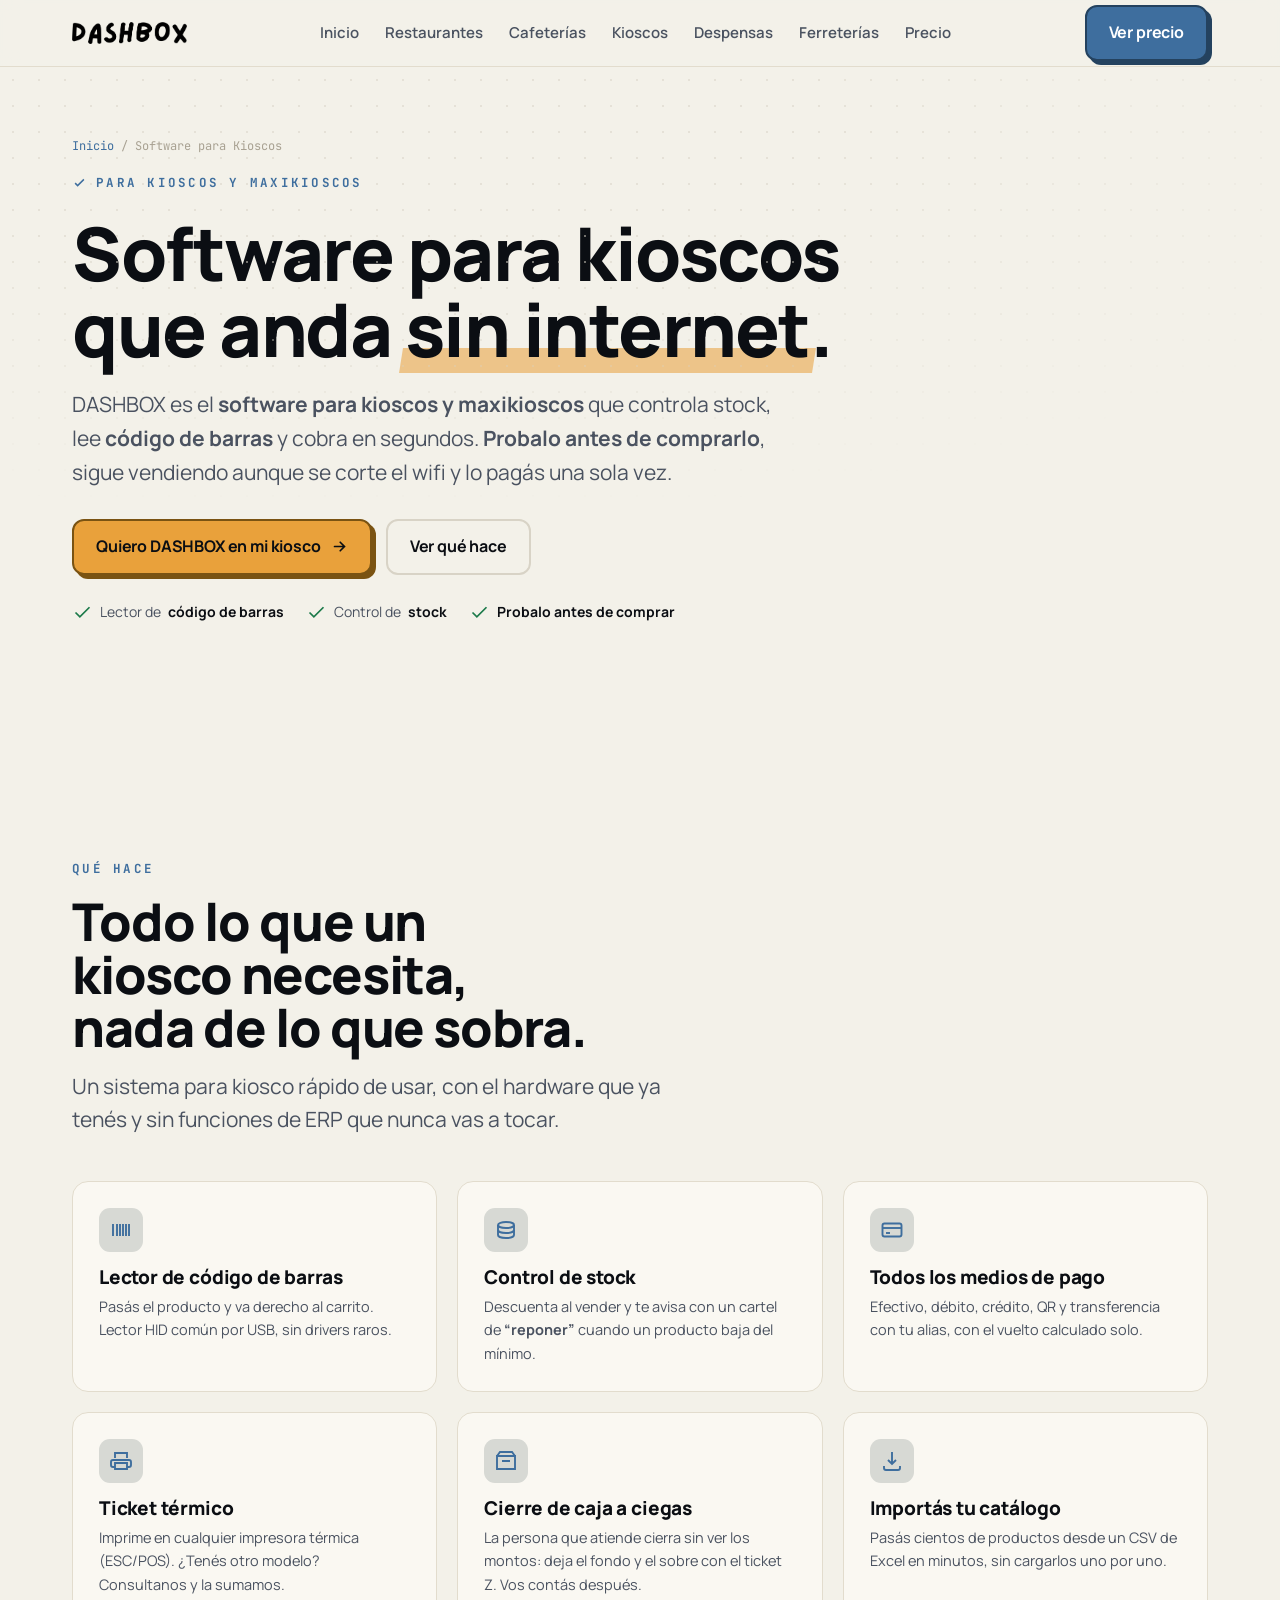
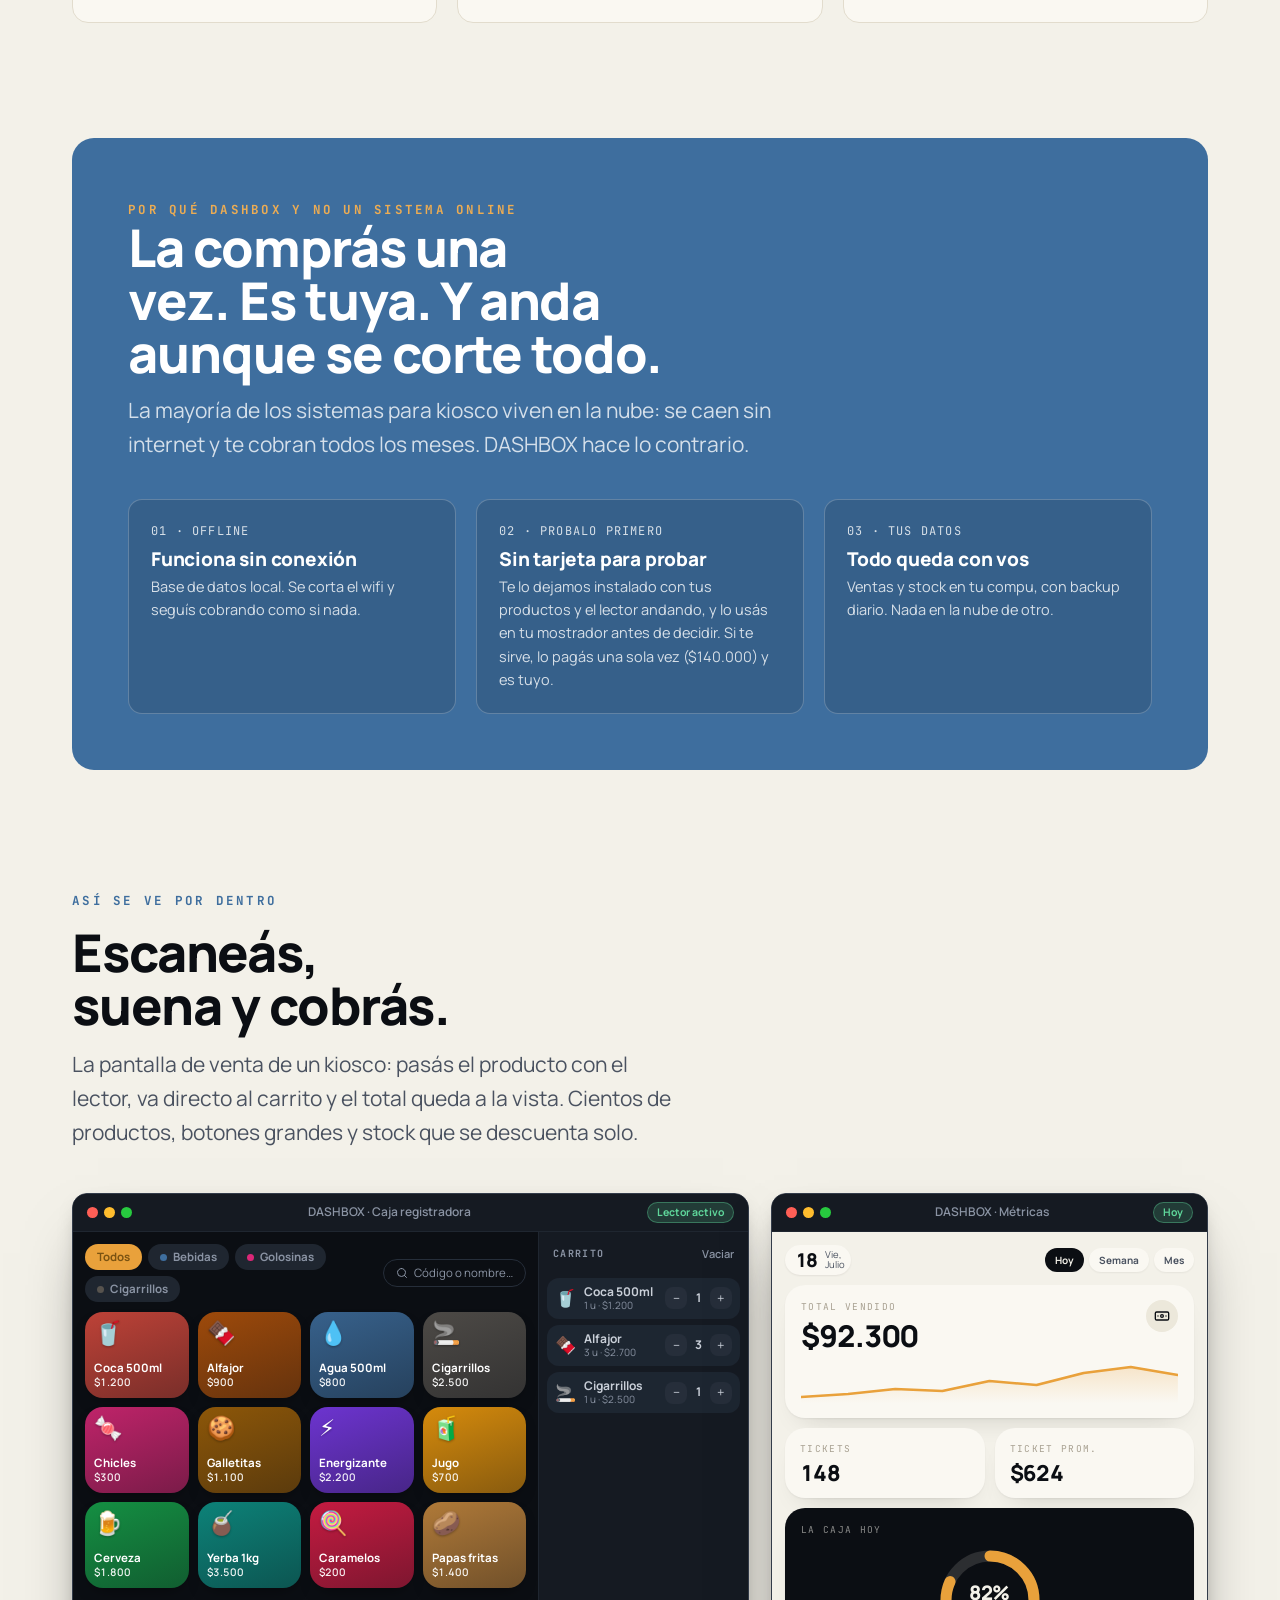
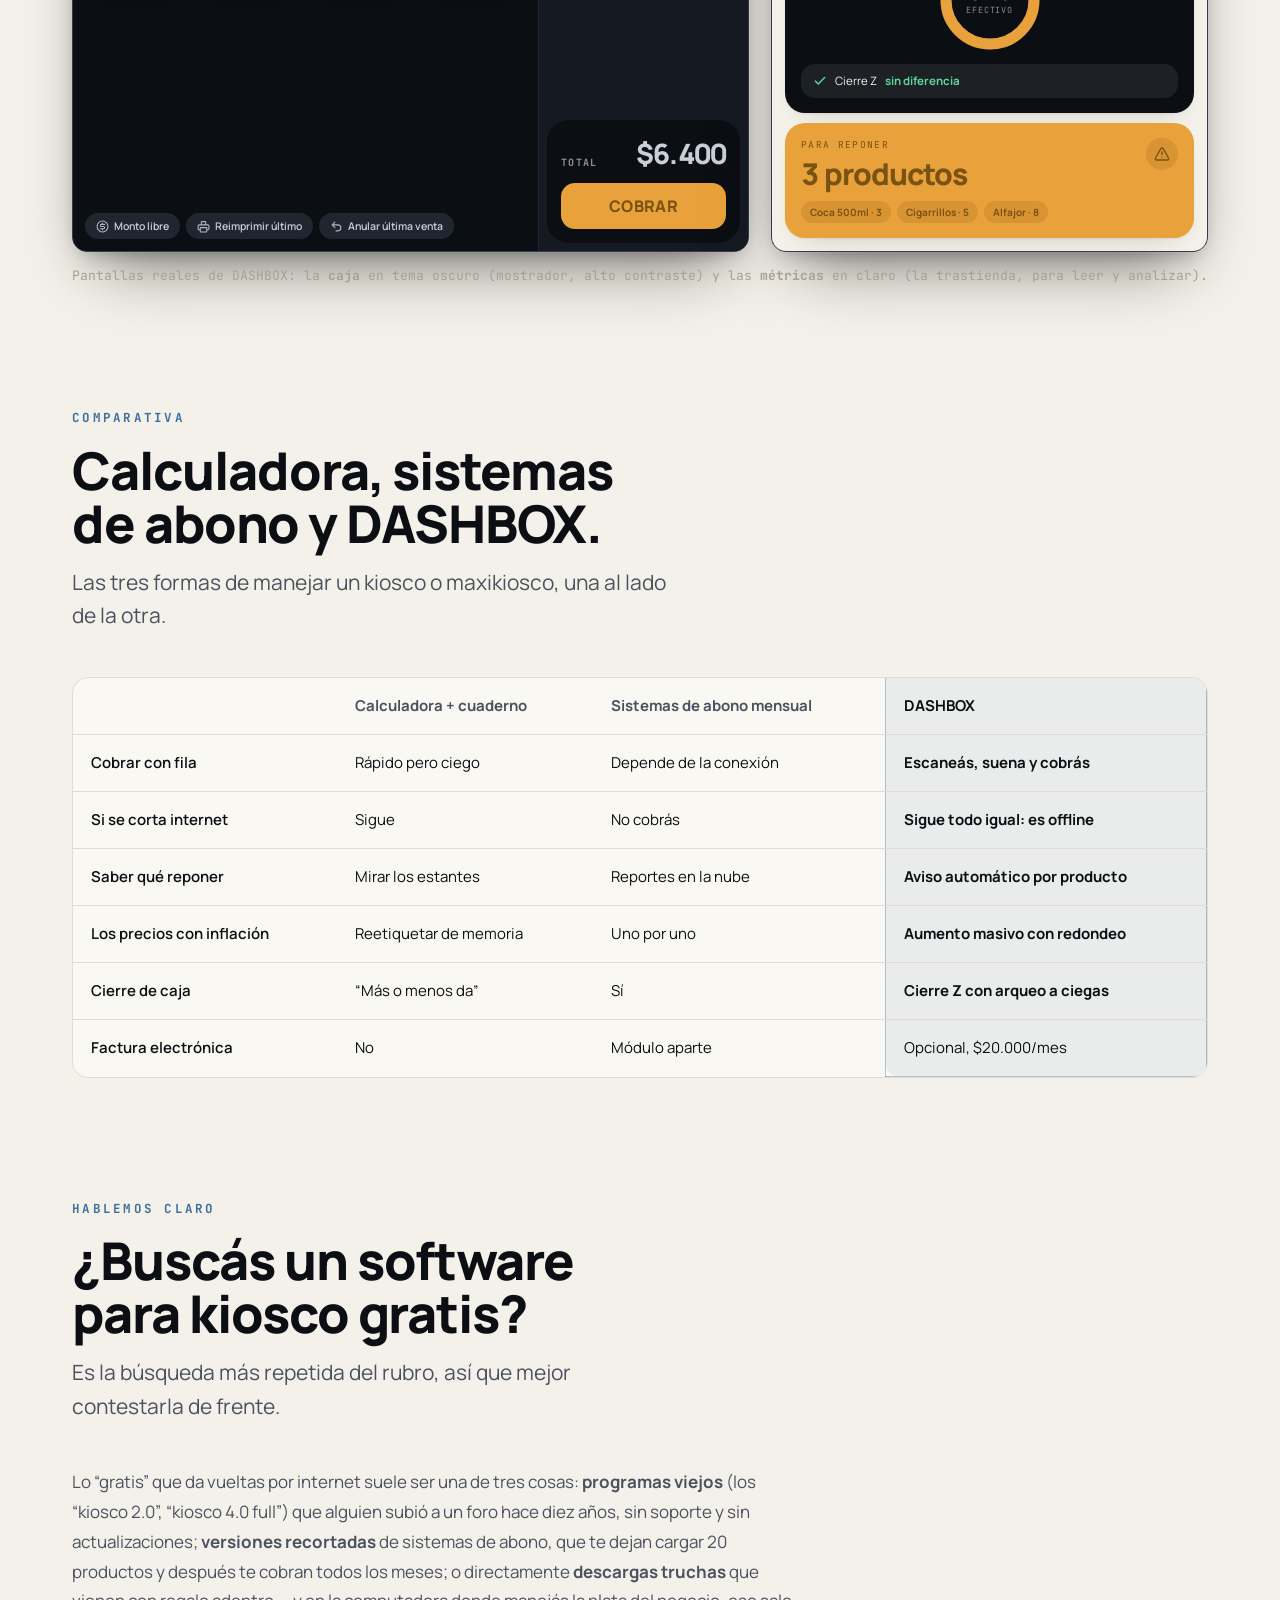
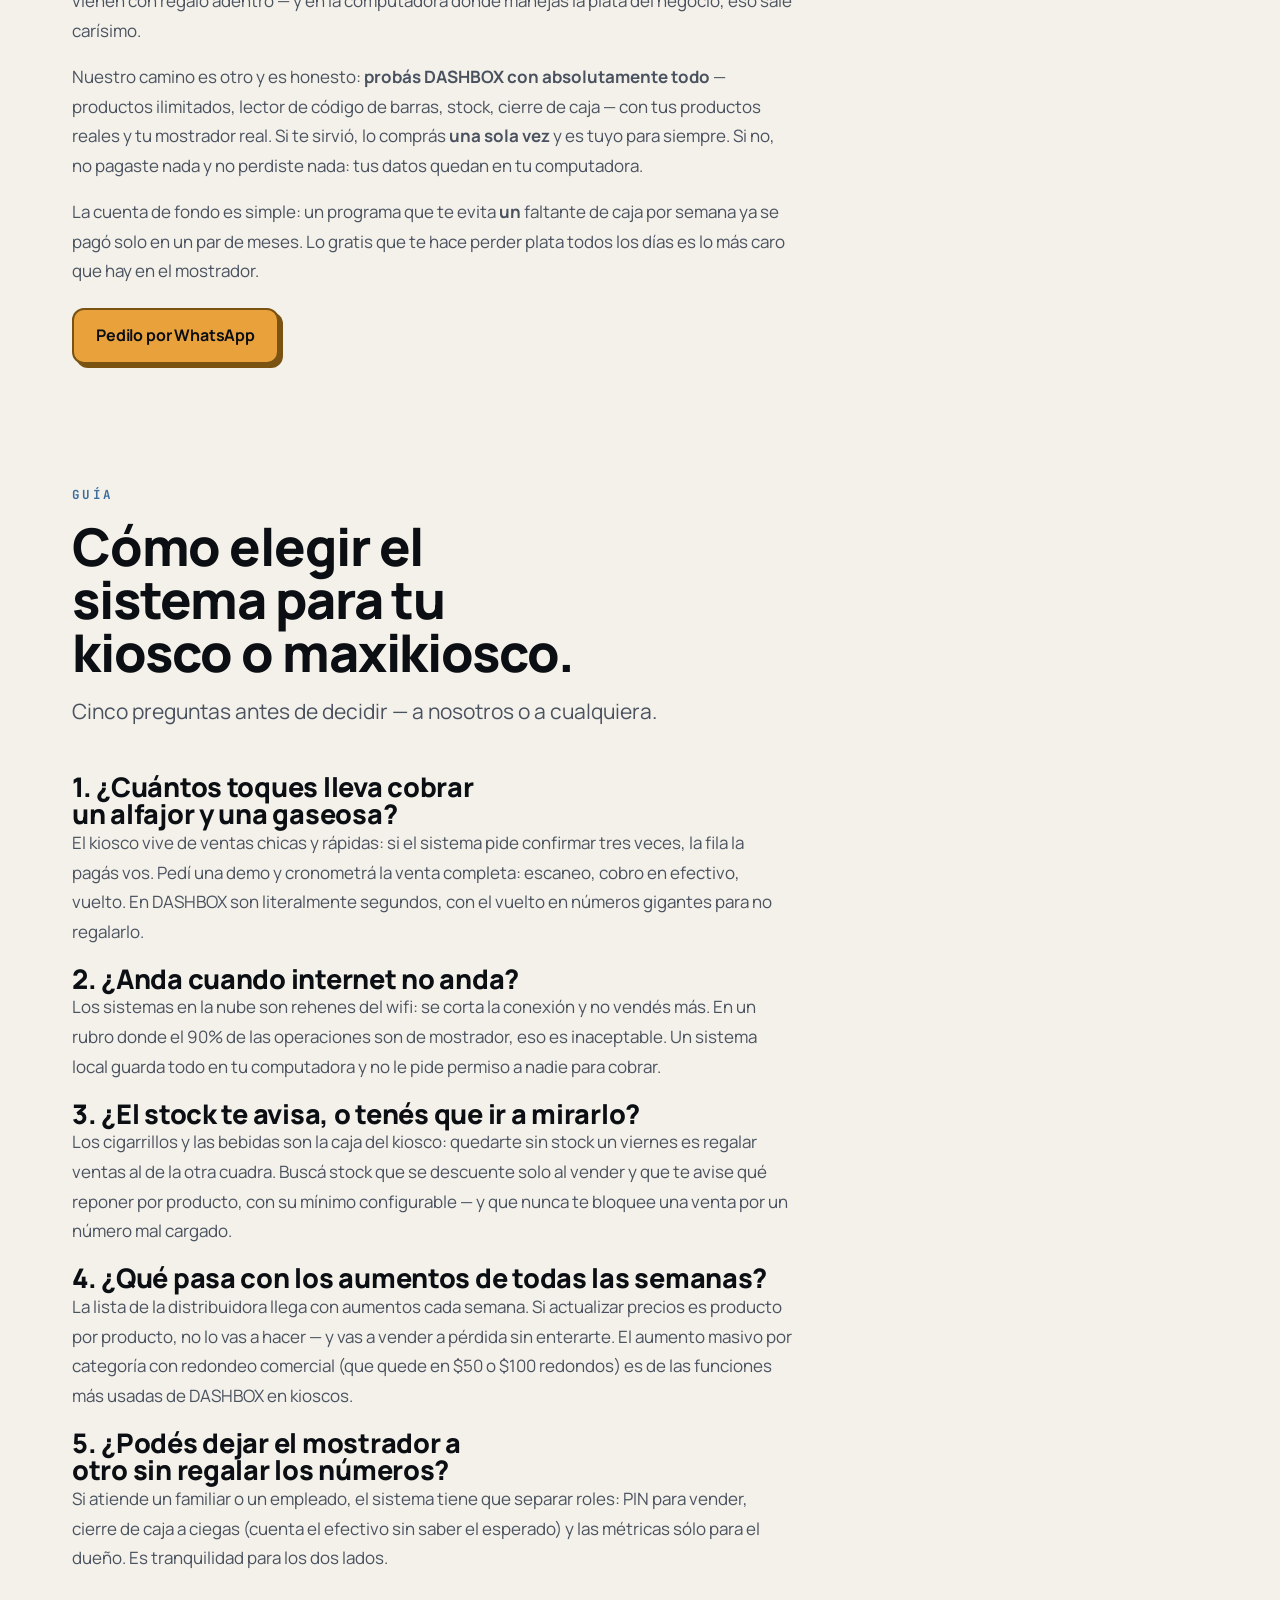
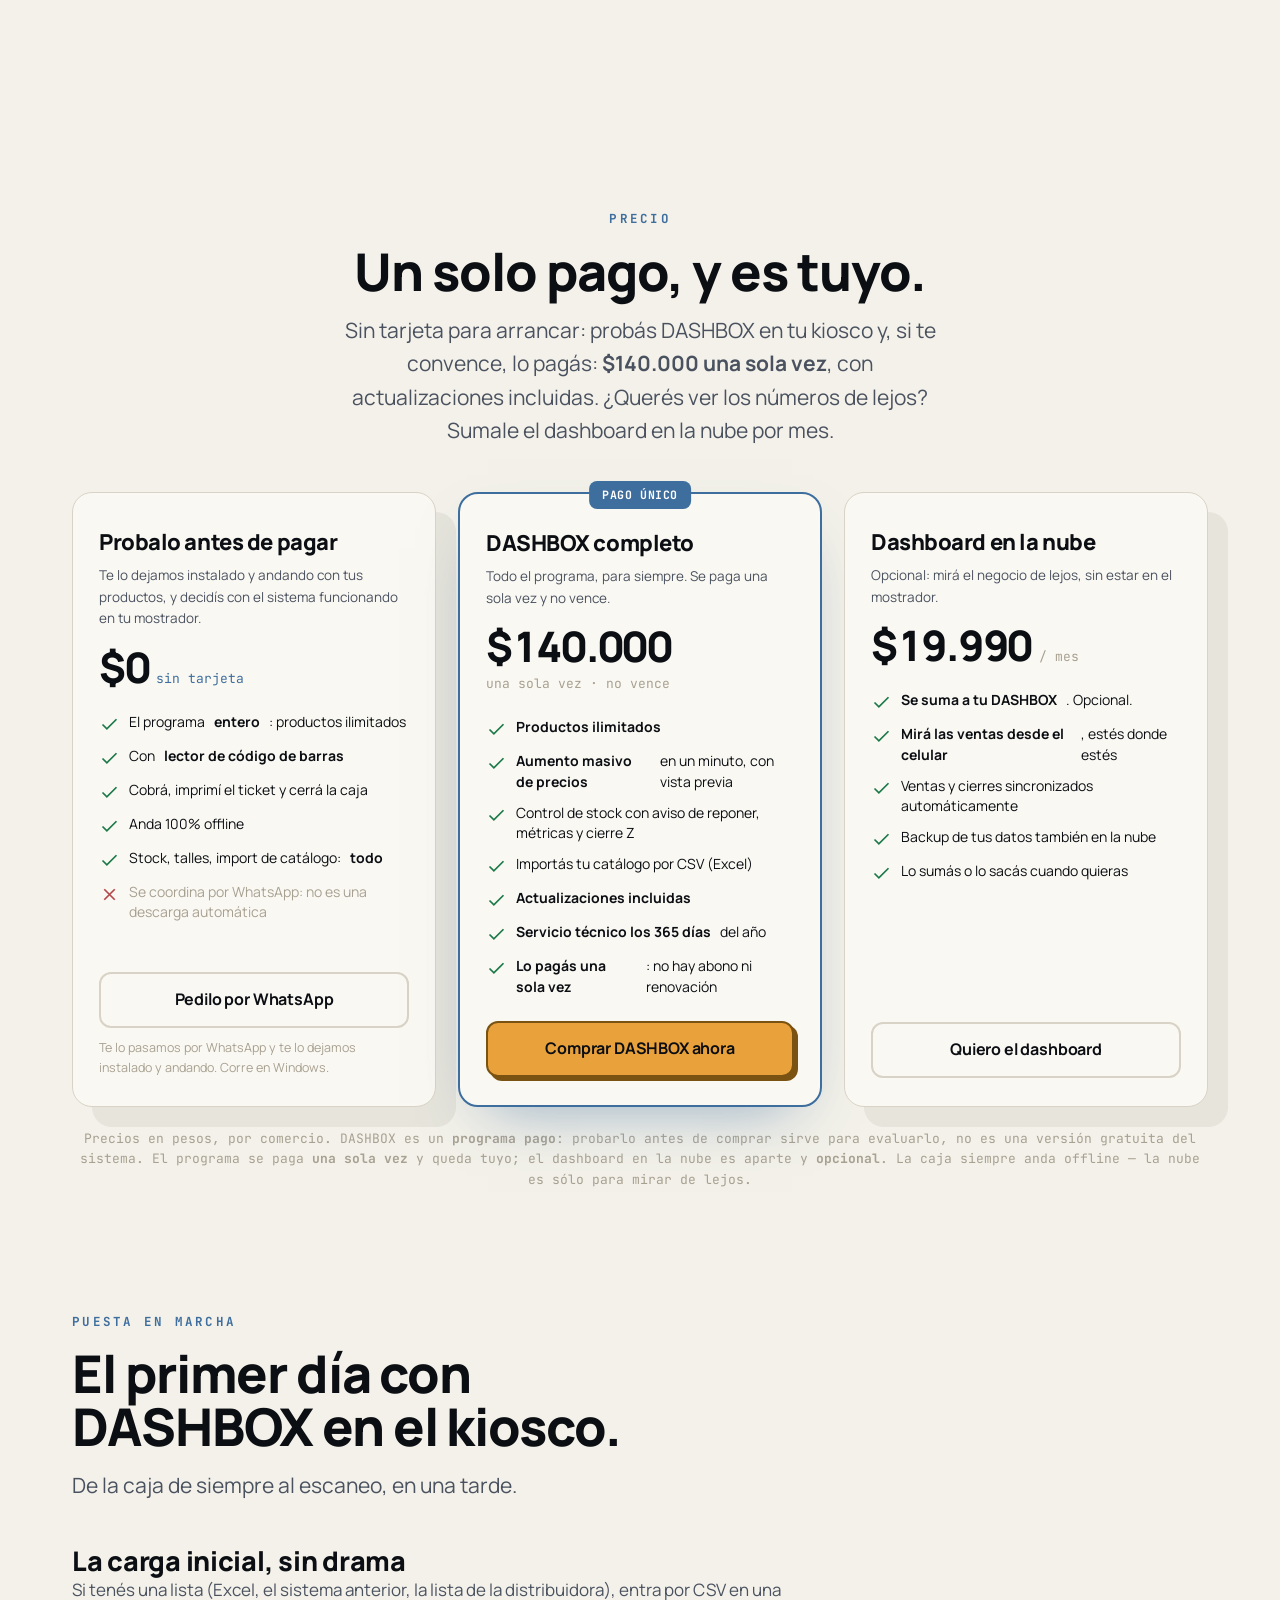
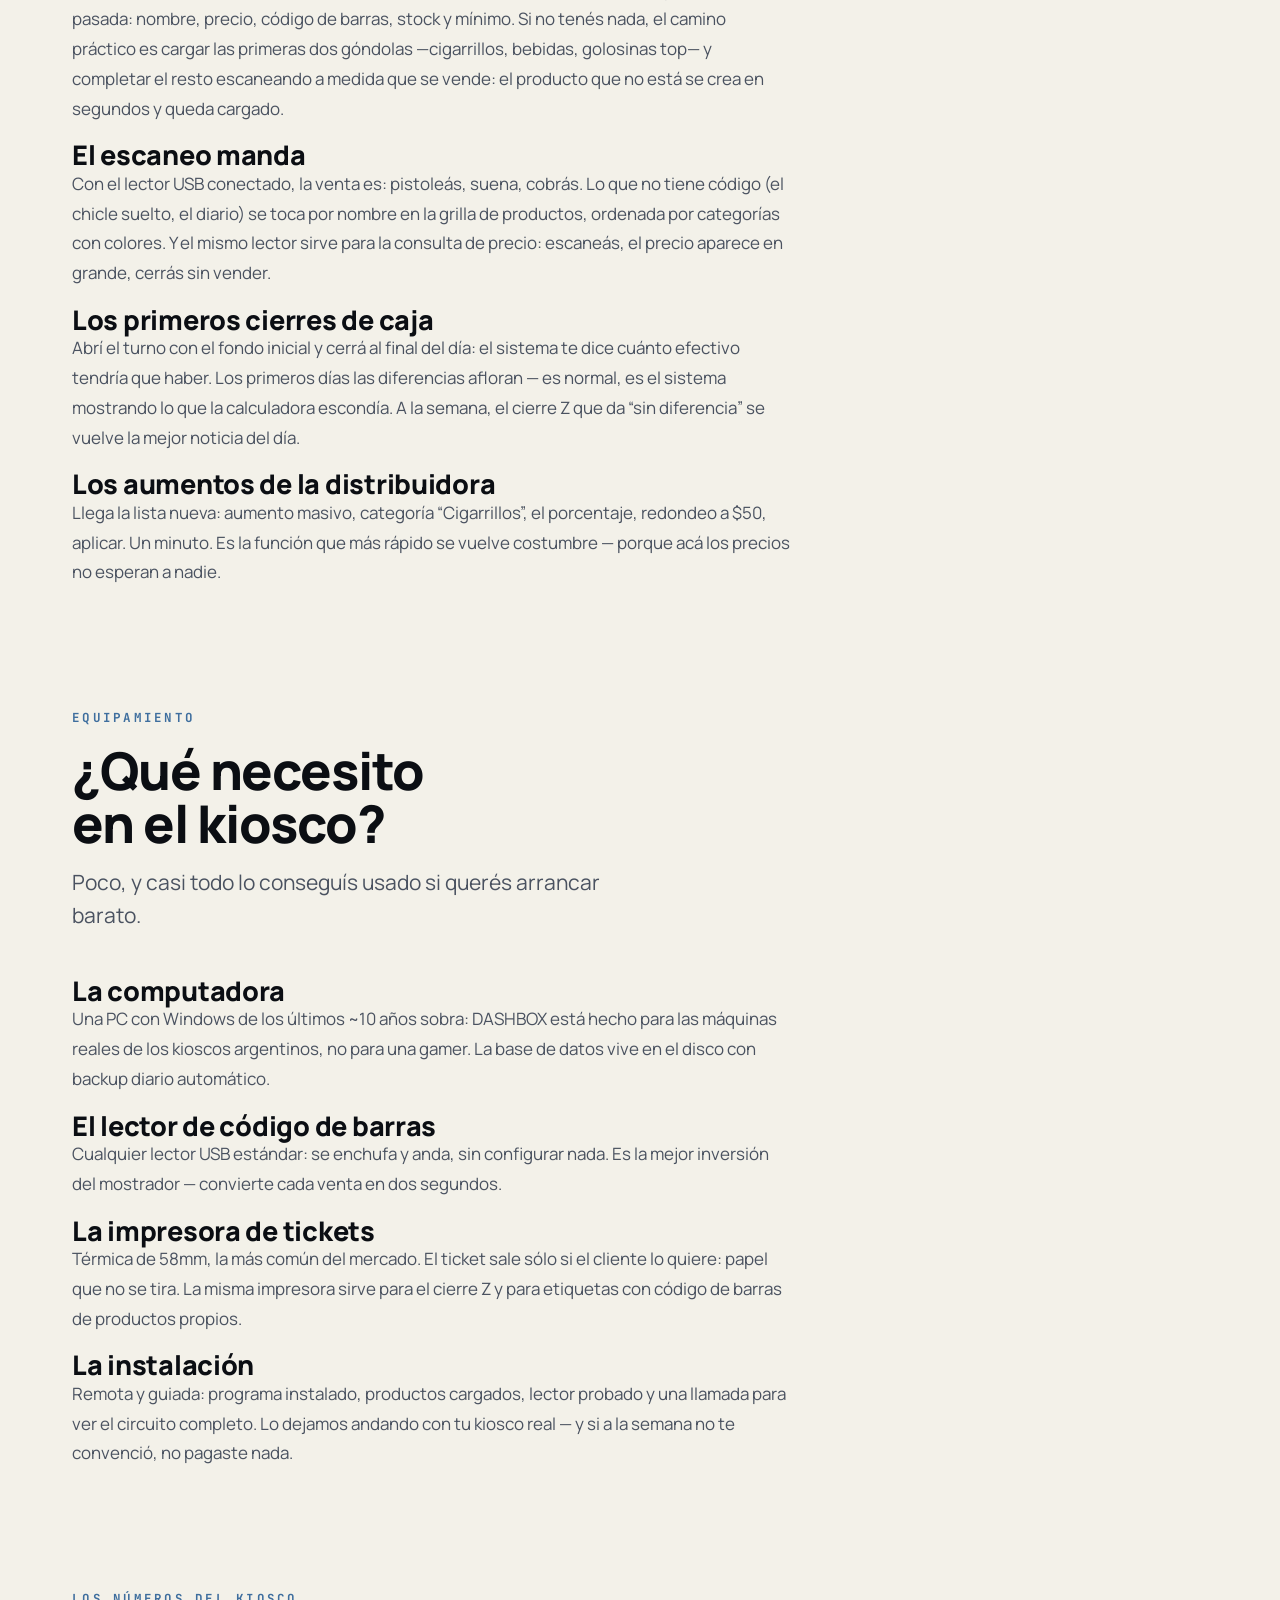
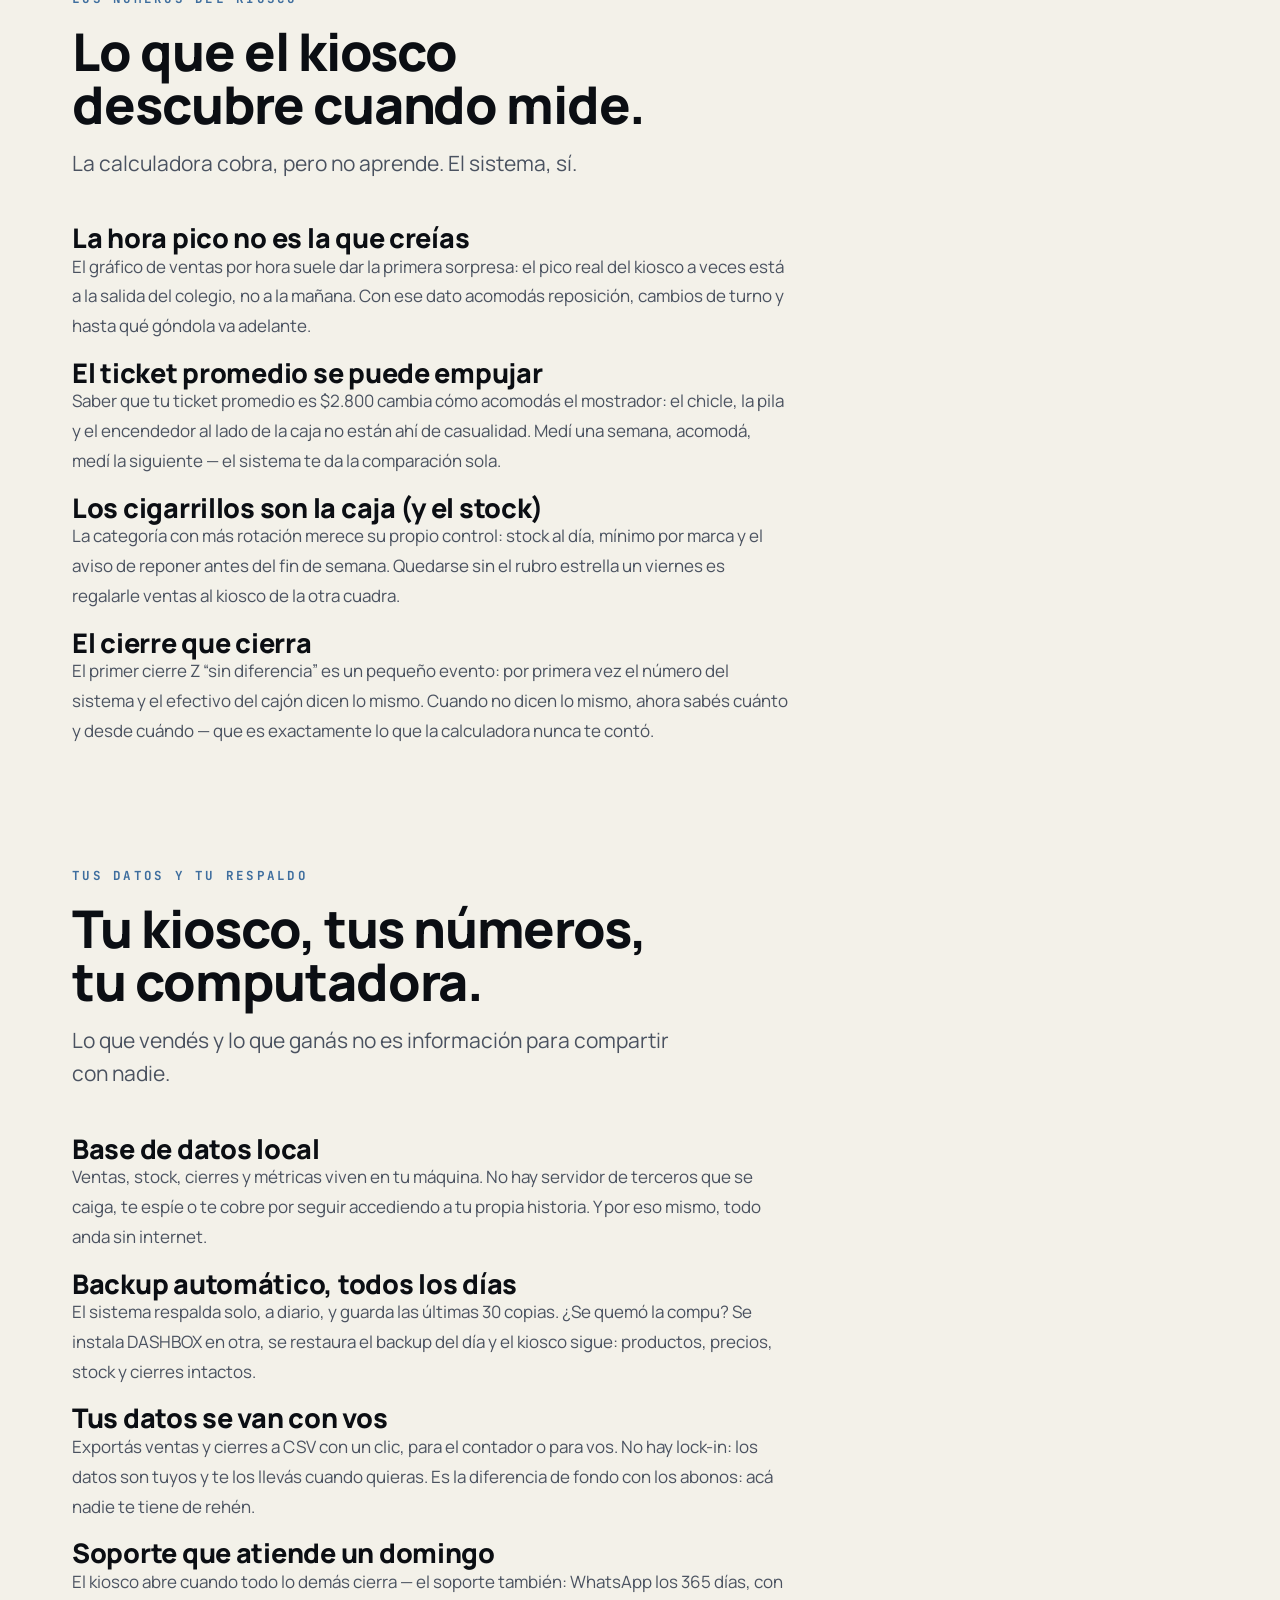
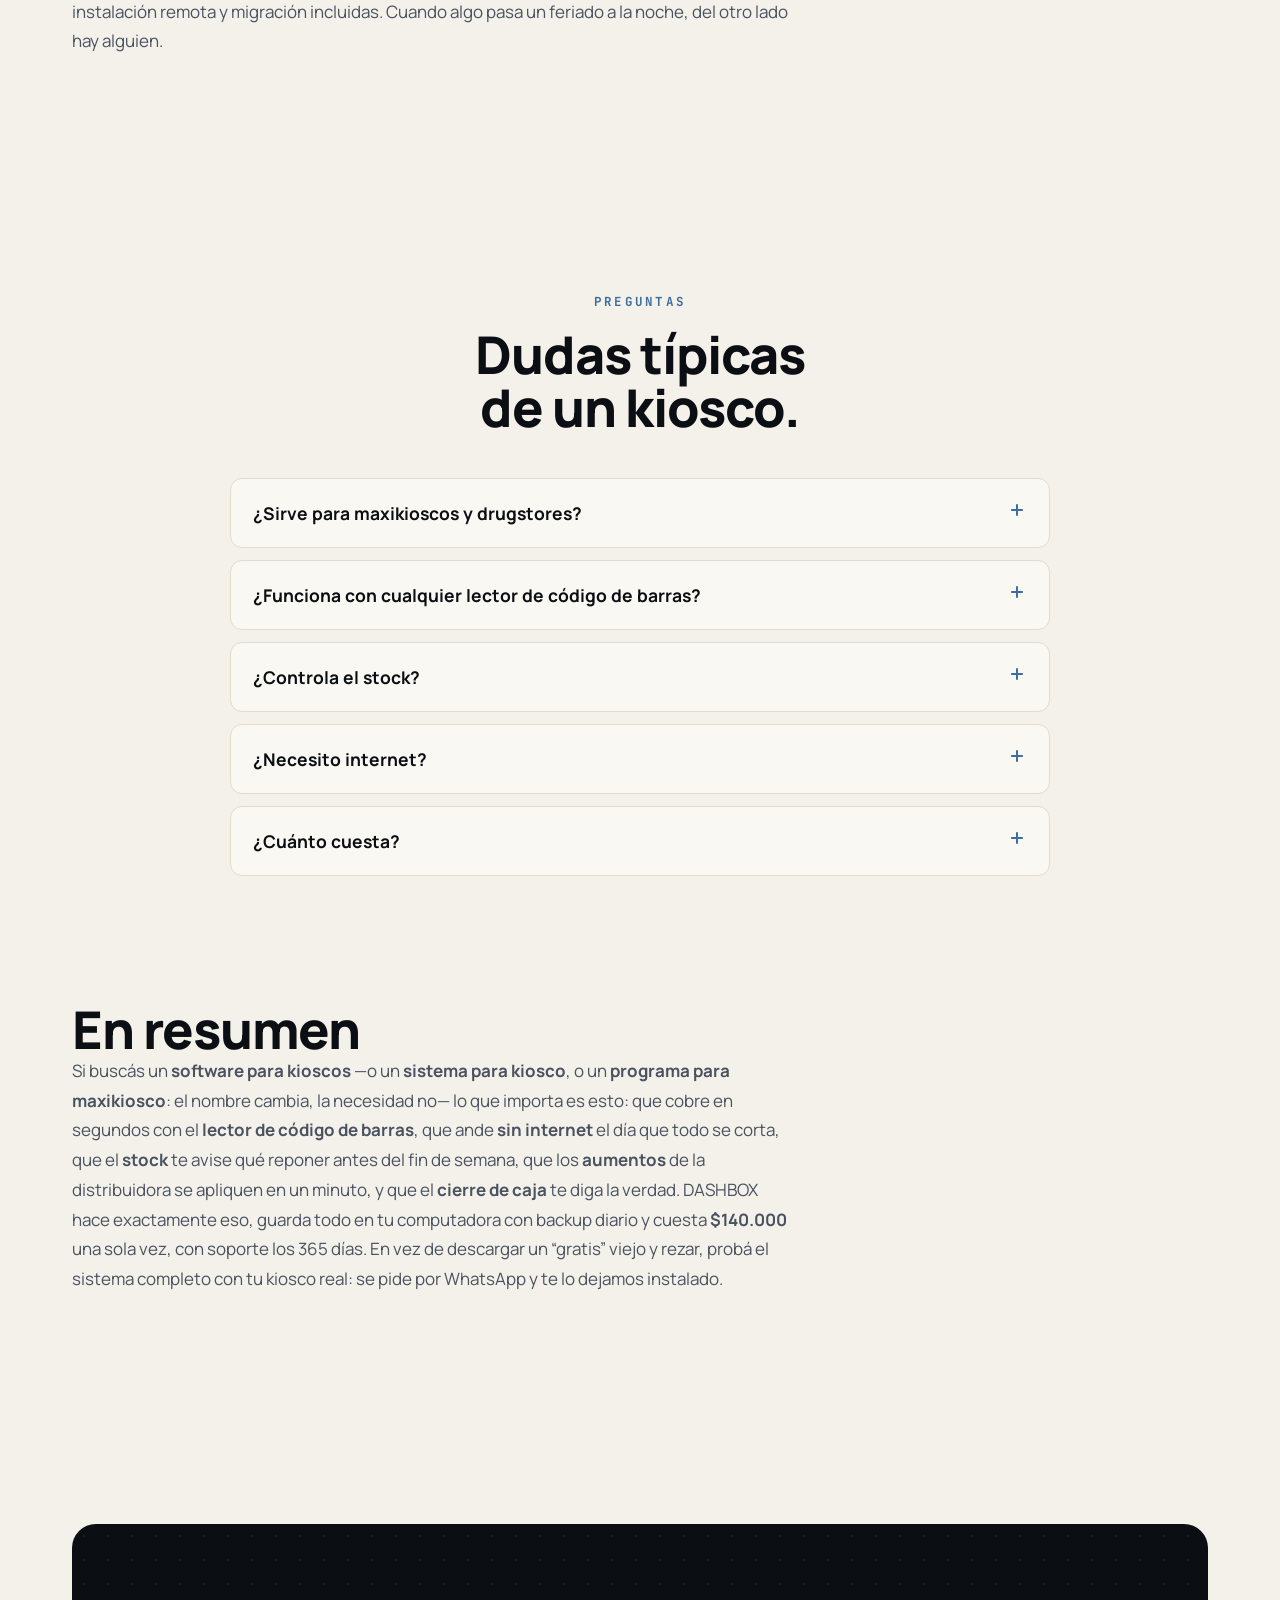
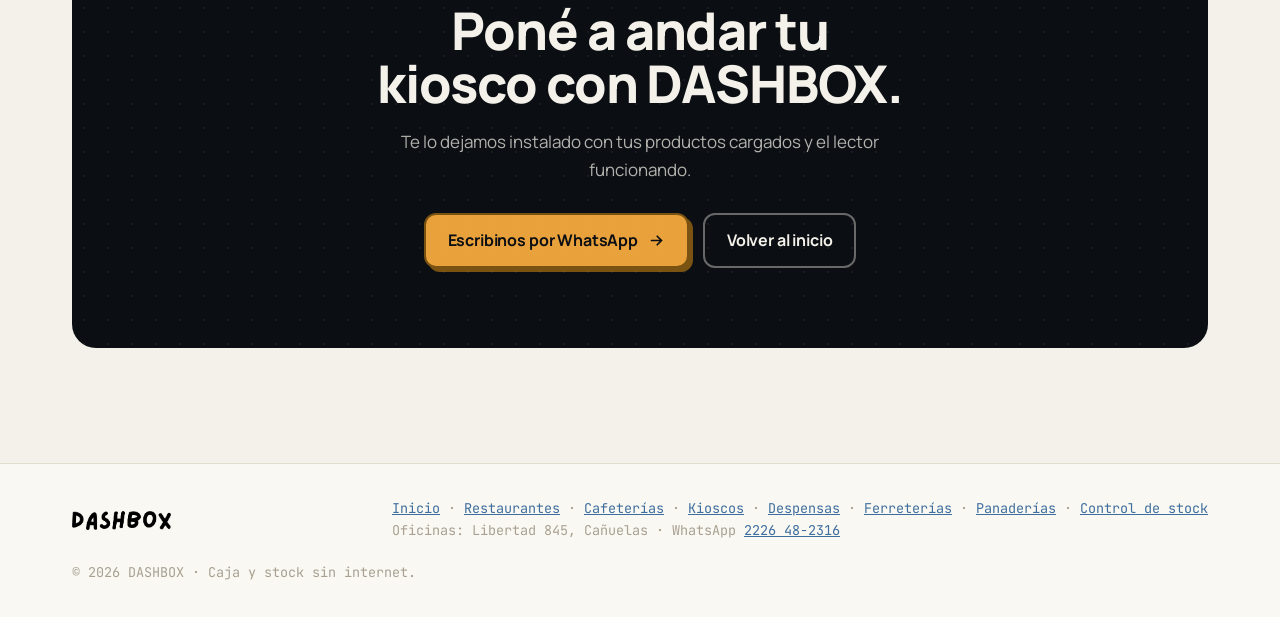
<file: software-para-kioscos.html>
<!doctype html>
<html lang="es-AR">
<head>
<meta charset="utf-8" />
<meta name="viewport" content="width=device-width, initial-scale=1" />
<!-- Google Tag Manager -->
<script>(function(w,d,s,l,i){w[l]=w[l]||[];w[l].push({'gtm.start':
new Date().getTime(),event:'gtm.js'});var f=d.getElementsByTagName(s)[0],
j=d.createElement(s),dl=l!='dataLayer'?'&l='+l:'';j.async=true;j.src=
'https://www.googletagmanager.com/gtm.js?id='+i+dl;f.parentNode.insertBefore(j,f);
})(window,document,'script','dataLayer','GTM-NHLXC8S2');</script>
<!-- End Google Tag Manager -->

<!-- Google tag (gtag.js) -->
<script async src="https://www.googletagmanager.com/gtag/js?id=AW-18345697254"></script>
<script>
  window.dataLayer = window.dataLayer || [];
  function gtag(){dataLayer.push(arguments);}
  gtag('js', new Date());

  gtag('config', 'AW-18345697254');
</script>

<title>Software para kioscos — sistema para kiosco con stock y código de barras | DASHBOX</title>
<meta name="description" content="Software para kioscos y maxikioscos: control de stock, lector de código de barras y caja registradora que funciona sin internet. Lo probás antes de comprarlo; un pago único de $140.000 y es tuyo para siempre, con actualizaciones y soporte los 365 días. Dashboard en la nube opcional." />
<meta name="keywords" content="software para kioscos, software para kiosco, sistema para kiosco, programa para kiosco, software maxikiosco, sistema de gestion para kioscos, caja para kiosco" />
<meta name="robots" content="index, follow, max-image-preview:large, max-snippet:-1, max-video-preview:-1" />
<link rel="canonical" href="https://dashbox.com.ar/software-para-kioscos" />

<meta name="theme-color" content="#F3F1E9" />
<meta name="color-scheme" content="light" />
<link rel="icon" href="/favicon.png" type="image/png" />
<link rel="apple-touch-icon" href="/favicon.png" />
<link rel="manifest" href="/site.webmanifest" />

<meta property="og:type" content="website" />
<meta property="og:site_name" content="DASHBOX" />
<meta property="og:locale" content="es_AR" />
<meta property="og:title" content="Software para Kioscos — stock, código de barras y caja offline" />
<meta property="og:description" content="El software para kioscos que controla stock, lee código de barras y cobra sin internet. Probalo antes de comprarlo." />
<meta property="og:url" content="https://dashbox.com.ar/software-para-kioscos" />
<meta property="og:image" content="https://dashbox.com.ar/og.png" />
<meta property="og:image:width" content="1200" />
<meta property="og:image:height" content="630" />
<meta name="twitter:card" content="summary_large_image" />
<meta name="twitter:title" content="Software para Kioscos — DASHBOX" />
<meta name="twitter:description" content="Stock, código de barras y caja que anda sin internet. Probalo antes de comprarlo." />
<meta name="twitter:image" content="https://dashbox.com.ar/og.png" />

<link rel="preconnect" href="https://fonts.googleapis.com">
<link rel="preconnect" href="https://fonts.gstatic.com" crossorigin>
<link href="https://fonts.googleapis.com/css2?family=Manrope:wght@400;500;600;700;800&family=JetBrains+Mono:wght@400;500;700&display=swap" rel="stylesheet">

<script type="application/ld+json">
{
  "@context": "https://schema.org",
  "@type": "SoftwareApplication",
  "name": "DASHBOX — Software para Kioscos",
  "applicationCategory": "BusinessApplication",
  "applicationSubCategory": "Point of Sale (POS)",
  "operatingSystem": "Windows",
  "url": "https://dashbox.com.ar/software-para-kioscos",
  "inLanguage": "es-AR",
  "description": "Software para kioscos y maxikioscos con control de stock, lector de código de barras y caja registradora offline. Es un programa pago: se ve andando con todas las funciones y sin límite de productos antes de pagar, y se compra con un pago único de $140.000 (es tuyo para siempre, con actualizaciones y soporte los 365 días). Dashboard en la nube opcional por mes.",
  "offers": [
    {
      "@type": "Offer",
      "name": "DASHBOX completo (pago único)",
      "price": "140000",
      "priceCurrency": "ARS",
      "description": "Un pago único: todo el programa, para siempre, con actualizaciones incluidas y servicio técnico los 365 días.",
      "availability": "https://schema.org/InStock"
    },
    {
      "@type": "Offer",
      "name": "Dashboard en la nube (opcional)",
      "price": "19990",
      "priceCurrency": "ARS",
      "description": "Add-on mensual para ver las ventas del negocio a distancia desde el celular.",
      "availability": "https://schema.org/InStock"
    }
  ],
  "publisher": {
    "@type": "Organization",
    "name": "DASHBOX"
  }
}
</script>
<script type="application/ld+json">
{
  "@context": "https://schema.org",
  "@type": "BreadcrumbList",
  "itemListElement": [
    { "@type": "ListItem", "position": 1, "name": "Inicio", "item": "https://dashbox.com.ar/" },
    { "@type": "ListItem", "position": 2, "name": "Software para Kioscos", "item": "https://dashbox.com.ar/software-para-kioscos" }
  ]
}
</script>
<script type="application/ld+json">
{
  "@context": "https://schema.org",
  "@type": "FAQPage",
  "mainEntity": [
    { "@type": "Question", "name": "¿Sirve para maxikioscos y drugstores?", "acceptedAnswer": { "@type": "Answer", "text": "Sí. DASHBOX maneja cientos de productos con código de barras y control de stock, ideal para kioscos, maxikioscos, drugstores y despensas." } },
    { "@type": "Question", "name": "¿Funciona con cualquier lector de código de barras?", "acceptedAnswer": { "@type": "Answer", "text": "Sí. Usa lectores de código de barras comunes (HID, por USB), sin drivers especiales. Pasás el producto y va directo al carrito." } },
    { "@type": "Question", "name": "¿Controla el stock del kiosco?", "acceptedAnswer": { "@type": "Answer", "text": "Sí. Descuenta el stock al vender, lo repone si anulás una venta y te avisa con un cartel de reponer cuando un producto baja del mínimo." } },
    { "@type": "Question", "name": "¿Necesito internet para usarlo?", "acceptedAnswer": { "@type": "Answer", "text": "No. DASHBOX funciona 100% offline: vende, imprime el ticket y controla stock sin conexión. El wifi solo se usa para la sincronización opcional a la nube." } },
    { "@type": "Question", "name": "¿Cuánto cuesta el software para kiosco?", "acceptedAnswer": { "@type": "Answer", "text": "Se prueba sin tarjeta con el programa completo: te lo dejamos instalado y andando. DASHBOX es un programa pago. El programa completo se compra con un pago único de $140.000 y es tuyo para siempre: productos ilimitados, control de stock, actualizaciones incluidas y servicio técnico los 365 días. Si además querés ver las ventas desde el celular, el dashboard en la nube es un abono opcional de $19.990 por mes." } }
  ]
}
</script>

<link rel="stylesheet" href="/styles.css" />
<noscript><style>.reveal{opacity:1 !important; transform:none !important}</style></noscript>
</head>
<body>
<!-- Google Tag Manager (noscript) -->
<noscript><iframe src="https://www.googletagmanager.com/ns.html?id=GTM-NHLXC8S2"
height="0" width="0" style="display:none;visibility:hidden"></iframe></noscript>
<!-- End Google Tag Manager (noscript) -->

<header class="nav">
  <div class="wrap row">
    <a class="brand" href="/"><img src="/logo.png" alt="DASHBOX" height="22" width="106"/></a>
    <nav class="links" aria-label="Secciones">
      <a href="/">Inicio</a>
      <a href="/sistema-de-comanda-para-restaurantes">Restaurantes</a>
      <a href="/sistema-para-cafeterias">Cafeterías</a>
      <a href="/software-para-kioscos">Kioscos</a>
      <a href="/software-para-despensas">Despensas</a>
      <a href="/software-para-ferreterias">Ferreterías</a>
      <a href="#precio">Precio</a>
    </nav>
    <div class="actions">
      <a class="btn" href="#precio">Ver precio</a>
    </div>
  </div>
</header>

<a id="top"></a>

<!-- HERO -->
<section class="hero">
  <div class="wrap">
    <nav aria-label="Migas" style="font-family:var(--f-mono); font-size:12px; color:var(--ink-faint); margin-bottom:14px">
      <a href="/" style="color:var(--green); text-decoration:none">Inicio</a> / Software para Kioscos
    </nav>
    <span class="eyebrow"><svg width="15" height="15" viewBox="0 0 24 24" fill="none" stroke="currentColor" stroke-width="2.4"><path d="M5 13l4 4L19 7"/></svg>Para kioscos y maxikioscos</span>
    <h1 style="max-width:16ch">Software para kioscos que anda <span class="hl">sin internet</span>.</h1>
    <p class="lead">DASHBOX es el <b>software para kioscos y maxikioscos</b> que controla stock, lee <b>código de barras</b> y cobra en segundos. <b>Probalo antes de comprarlo</b>, sigue vendiendo aunque se corte el wifi y lo pagás una sola vez.</p>
    <div class="cta-row">
      <a class="btn amber" href="#precio">Quiero DASHBOX en mi kiosco
        <svg width="17" height="17" viewBox="0 0 24 24" fill="none" stroke="currentColor" stroke-width="2.4" stroke-linecap="round"><path d="M5 12h14M13 6l6 6-6 6"/></svg></a>
      <a class="btn ghost" href="#funciones">Ver qué hace</a>
    </div>
    <div class="assur">
      <span><svg class="ico good" viewBox="0 0 24 24" fill="none" stroke="currentColor" stroke-width="2"><path d="M20 6L9 17l-5-5"/></svg>Lector de <b>código de barras</b></span>
      <span><svg class="ico good" viewBox="0 0 24 24" fill="none" stroke="currentColor" stroke-width="2"><path d="M20 6L9 17l-5-5"/></svg>Control de <b>stock</b></span>
      <span><svg class="ico good" viewBox="0 0 24 24" fill="none" stroke="currentColor" stroke-width="2"><path d="M20 6L9 17l-5-5"/></svg><b>Probalo antes de comprar</b></span>
    </div>
  </div>
</section>

<!-- FUNCIONES -->
<section id="funciones">
  <div class="wrap">
    <div class="shead reveal">
      <span class="eyebrow">Qué hace</span>
      <h2>Todo lo que un kiosco necesita, nada de lo que sobra.</h2>
      <p class="lead">Un sistema para kiosco rápido de usar, con el hardware que ya tenés y sin funciones de ERP que nunca vas a tocar.</p>
    </div>
    <div class="feat">
      <div class="f reveal">
        <div class="fi"><svg width="24" height="24" viewBox="0 0 24 24" fill="none" stroke="currentColor" stroke-width="1.9"><path d="M4 6v12M8 6v12M11 6v12M14 6v12M17 6v12M20 6v12"/></svg></div>
        <h3>Lector de código de barras</h3>
        <p>Pasás el producto y va derecho al carrito. Lector HID común por USB, sin drivers raros.</p>
      </div>
      <div class="f reveal">
        <div class="fi"><svg width="24" height="24" viewBox="0 0 24 24" fill="none" stroke="currentColor" stroke-width="1.9"><path d="M4 7c0-1.7 3.6-3 8-3s8 1.3 8 3-3.6 3-8 3-8-1.3-8-3z"/><path d="M4 7v10c0 1.7 3.6 3 8 3s8-1.3 8-3V7"/><path d="M4 12c0 1.7 3.6 3 8 3s8-1.3 8-3"/></svg></div>
        <h3>Control de stock</h3>
        <p>Descuenta al vender y te avisa con un cartel de <b>“reponer”</b> cuando un producto baja del mínimo.</p>
      </div>
      <div class="f reveal">
        <div class="fi"><svg width="24" height="24" viewBox="0 0 24 24" fill="none" stroke="currentColor" stroke-width="1.9"><rect x="2.5" y="5.5" width="19" height="13" rx="2"/><path d="M2.5 10h19"/><path d="M6 15h4"/></svg></div>
        <h3>Todos los medios de pago</h3>
        <p>Efectivo, débito, crédito, QR y transferencia con tu alias, con el vuelto calculado solo.</p>
      </div>
      <div class="f reveal">
        <div class="fi"><svg width="24" height="24" viewBox="0 0 24 24" fill="none" stroke="currentColor" stroke-width="1.9"><path d="M6 9V4h12v5M6 18H4a2 2 0 01-2-2v-3a2 2 0 012-2h16a2 2 0 012 2v3a2 2 0 01-2 2h-2"/><path d="M6 14h12v6H6z"/></svg></div>
        <h3>Ticket térmico</h3>
        <p>Imprime en cualquier impresora térmica (ESC/POS). ¿Tenés otro modelo? Consultanos y la sumamos.</p>
      </div>
      <div class="f reveal">
        <div class="fi"><svg width="24" height="24" viewBox="0 0 24 24" fill="none" stroke="currentColor" stroke-width="1.9"><path d="M3 7h18v13H3z"/><path d="M3 7l3-4h12l3 4M8 12h8"/></svg></div>
        <h3>Cierre de caja a ciegas</h3>
        <p>La persona que atiende cierra sin ver los montos: deja el fondo y el sobre con el ticket Z. Vos contás después.</p>
      </div>
      <div class="f reveal">
        <div class="fi"><svg width="24" height="24" viewBox="0 0 24 24" fill="none" stroke="currentColor" stroke-width="1.9"><path d="M12 3v12M8 11l4 4 4-4M4 17v2a2 2 0 002 2h12a2 2 0 002-2v-2"/></svg></div>
        <h3>Importás tu catálogo</h3>
        <p>Pasás cientos de productos desde un CSV de Excel en minutos, sin cargarlos uno por uno.</p>
      </div>
    </div>
  </div>
</section>

<!-- POR QUÉ DASHBOX -->
<section style="padding-top:0">
  <div class="wrap">
    <div class="after reveal">
      <span class="eyebrow">Por qué DASHBOX y no un sistema online</span>
      <h2>La comprás una vez. Es tuya. Y anda aunque se corte todo.</h2>
      <p class="lead">La mayoría de los sistemas para kiosco viven en la nube: se caen sin internet y te cobran todos los meses. DASHBOX hace lo contrario.</p>
      <div class="after-grid">
        <div class="ac"><div class="n">01 · OFFLINE</div><h3>Funciona sin conexión</h3><p>Base de datos local. Se corta el wifi y seguís cobrando como si nada.</p></div>
        <div class="ac"><div class="n">02 · PROBALO PRIMERO</div><h3>Sin tarjeta para probar</h3><p>Te lo dejamos instalado con tus productos y el lector andando, y lo usás en tu mostrador antes de decidir. Si te sirve, lo pagás una sola vez ($140.000) y es tuyo.</p></div>
        <div class="ac"><div class="n">03 · TUS DATOS</div><h3>Todo queda con vos</h3><p>Ventas y stock en tu compu, con backup diario. Nada en la nube de otro.</p></div>
      </div>
    </div>
  </div>
</section>

<!-- ASÍ SE VE -->
<section id="captura" style="padding-top:0">
  <div class="wrap">
    <div class="shead reveal">
      <span class="eyebrow">Así se ve por dentro</span>
      <h2>Escaneás, suena y cobrás.</h2>
      <p class="lead">La pantalla de venta de un kiosco: pasás el producto con el lector, va directo al carrito y el total queda a la vista. Cientos de productos, botones grandes y stock que se descuenta solo.</p>
    </div>
    <div class="mock-grid reveal">
      <div class="appwin" aria-label="Pantalla de venta de DASHBOX en un kiosco">
        <div class="tbar">
          <span class="tdots"><i style="background:#ff5f56"></i><i style="background:#ffbd2e"></i><i style="background:#27c93f"></i></span>
          <span class="tt">DASHBOX · Caja registradora</span>
          <span class="tbadge">Lector activo</span>
        </div>
        <div class="pos">
          <div class="left">
            <div class="toprow">
              <div class="tabs"><span class="tab on">Todos</span><span class="tab"><i class="dot" style="background:#3E6E9E"></i>Bebidas</span><span class="tab"><i class="dot" style="background:#db2777"></i>Golosinas</span><span class="tab"><i class="dot" style="background:#57534e"></i>Cigarrillos</span></div>
              <span class="search"><svg viewBox="0 0 24 24" fill="none" stroke="currentColor" stroke-width="2" stroke-linecap="round" stroke-linejoin="round"><path d="M11 3a8 8 0 1 0 0 16 8 8 0 0 0 0-16Zm10 18-4.35-4.35"/></svg>Código o nombre…</span>
            </div>
            <div class="pgrid">
              <div class="tile" style="background:linear-gradient(160deg,#D94A3Ddd,#D94A3D88)"><span class="em">🥤</span><div><div class="nm">Coca 500ml</div><div class="pr">$1.200</div></div></div>
              <div class="tile" style="background:linear-gradient(160deg,#b45309dd,#b4530988)"><span class="em">🍫</span><div><div class="nm">Alfajor</div><div class="pr">$900</div></div></div>
              <div class="tile" style="background:linear-gradient(160deg,#3E6E9Edd,#3E6E9E88)"><span class="em">💧</span><div><div class="nm">Agua 500ml</div><div class="pr">$800</div></div></div>
              <div class="tile" style="background:linear-gradient(160deg,#57534edd,#57534e88)"><span class="em">🚬</span><div><div class="nm">Cigarrillos</div><div class="pr">$2.500</div></div></div>
              <div class="tile" style="background:linear-gradient(160deg,#db2777dd,#db277788)"><span class="em">🍬</span><div><div class="nm">Chicles</div><div class="pr">$300</div></div></div>
              <div class="tile" style="background:linear-gradient(160deg,#a16207dd,#a1620788)"><span class="em">🍪</span><div><div class="nm">Galletitas</div><div class="pr">$1.100</div></div></div>
              <div class="tile" style="background:linear-gradient(160deg,#7c3aeddd,#7c3aed88)"><span class="em">⚡</span><div><div class="nm">Energizante</div><div class="pr">$2.200</div></div></div>
              <div class="tile" style="background:linear-gradient(160deg,#f59e0bdd,#f59e0b88)"><span class="em">🧃</span><div><div class="nm">Jugo</div><div class="pr">$700</div></div></div>
              <div class="tile" style="background:linear-gradient(160deg,#16a34add,#16a34a88)"><span class="em">🍺</span><div><div class="nm">Cerveza</div><div class="pr">$1.800</div></div></div>
              <div class="tile" style="background:linear-gradient(160deg,#0d9488dd,#0d948888)"><span class="em">🧉</span><div><div class="nm">Yerba 1kg</div><div class="pr">$3.500</div></div></div>
              <div class="tile" style="background:linear-gradient(160deg,#e11d48dd,#e11d4888)"><span class="em">🍭</span><div><div class="nm">Caramelos</div><div class="pr">$200</div></div></div>
              <div class="tile" style="background:linear-gradient(160deg,#C98A3Edd,#C98A3E88)"><span class="em">🥔</span><div><div class="nm">Papas fritas</div><div class="pr">$1.400</div></div></div>
            </div>
            <div class="foot"><span class="gbtn"><svg viewBox="0 0 24 24" fill="none" stroke="currentColor" stroke-width="2" stroke-linecap="round" stroke-linejoin="round"><path d="M12 22a10 10 0 1 0 0-20 10 10 0 0 0 0 20Zm4-14h-6a2 2 0 0 0 0 4h4a2 2 0 0 1 0 4H8m4-10v2m0 8v2"/></svg> Monto libre</span><span class="gbtn"><svg viewBox="0 0 24 24" fill="none" stroke="currentColor" stroke-width="2" stroke-linecap="round" stroke-linejoin="round"><path d="M6 18H4a2 2 0 0 1-2-2v-5a2 2 0 0 1 2-2h16a2 2 0 0 1 2 2v5a2 2 0 0 1-2 2h-2m-2-9V4a1 1 0 0 0-1-1H9a1 1 0 0 0-1 1v5m10 5H6v7a1 1 0 0 0 1 1h10a1 1 0 0 0 1-1v-7Z"/></svg> Reimprimir último</span><span class="gbtn"><svg viewBox="0 0 24 24" fill="none" stroke="currentColor" stroke-width="2" stroke-linecap="round" stroke-linejoin="round"><path d="M9 14 4 9l5-5M4 9h10.5a5.5 5.5 0 0 1 5.5 5.5v0a5.5 5.5 0 0 1-5.5 5.5H11"/></svg> Anular última venta</span></div>
          </div>
          <div class="cart">
            <div class="ch">Carrito <span class="vac">Vaciar</span></div>
            <div class="items">
              <div class="citem"><span class="em">🥤</span><div><div class="nm">Coca 500ml</div><div class="sub">1 u · $1.200</div></div><div class="stp"><span class="sq">−</span><b>1</b><span class="sq">+</span></div></div>
              <div class="citem"><span class="em">🍫</span><div><div class="nm">Alfajor</div><div class="sub">3 u · $2.700</div></div><div class="stp"><span class="sq">−</span><b>3</b><span class="sq">+</span></div></div>
              <div class="citem"><span class="em">🚬</span><div><div class="nm">Cigarrillos</div><div class="sub">1 u · $2.500</div></div><div class="stp"><span class="sq">−</span><b>1</b><span class="sq">+</span></div></div>
            </div>
            <div class="tot"><div class="totrow"><span class="l">TOTAL</span><span class="v">$6.400</span></div><div class="cobrar">COBRAR</div></div>
          </div>
        </div>
      </div>
      <div class="appwin" aria-label="Pantalla de métricas de DASHBOX">
        <div class="tbar">
          <span class="tdots"><i style="background:#ff5f56"></i><i style="background:#ffbd2e"></i><i style="background:#27c93f"></i></span>
          <span class="tt">DASHBOX · Métricas</span><span class="tbadge">Hoy</span>
        </div>
        <div class="met">
          <div class="mtop">
            <span class="mdate"><b>18</b><span>Vie,<br>Julio</span></span>
            <span class="mpills"><i class="on">Hoy</i><i>Semana</i><i>Mes</i></span>
          </div>

          <div class="mcard mhero">
            <div class="mrow">
              <div>
                <div class="mlbl">Total vendido</div>
                <div class="mbig">$92.300</div>
              </div>
              <span class="mico"><svg viewBox="0 0 24 24" fill="none" stroke="currentColor" stroke-width="2" stroke-linecap="round" stroke-linejoin="round"><path d="M4 6h16a2 2 0 0 1 2 2v8a2 2 0 0 1-2 2H4a2 2 0 0 1-2-2V8a2 2 0 0 1 2-2Zm8 4a2 2 0 1 0 0 4 2 2 0 0 0 0-4ZM6 12h.01M18 12h.01"/></svg></span>
            </div>
            <svg class="mspark" viewBox="0 0 320 42" preserveAspectRatio="none" aria-hidden="true">
              <defs><linearGradient id="mk-spark-k" x1="0" y1="0" x2="0" y2="1"><stop offset="0" stop-color="#E9A13B" stop-opacity=".22"/><stop offset="1" stop-color="#E9A13B" stop-opacity="0"/></linearGradient></defs>
              <path d="M0,36 L40,33 L80,28 L120,30 L160,20 L200,24 L240,12 L280,6 L320,14 L320,42 L0,42 Z" fill="url(#mk-spark-k)"/>
              <path d="M0,36 L40,33 L80,28 L120,30 L160,20 L200,24 L240,12 L280,6 L320,14" fill="none" stroke="#E9A13B" stroke-width="2.4" stroke-linecap="round" stroke-linejoin="round"/>
            </svg>
          </div>

          <div class="mkpis">
            <div class="mcard mkpi"><div class="mlbl">Tickets</div><div class="mnum">148</div></div>
            <div class="mcard mkpi"><div class="mlbl">Ticket prom.</div><div class="mnum">$624</div></div>
          </div>

          <div class="mcard mdark">
            <div class="mlbl">La caja hoy</div>
            <div class="mring">
              <svg width="106" height="106" viewBox="0 0 106 106" aria-hidden="true">
                <circle cx="53" cy="53" r="44" fill="none" stroke="rgba(243,241,233,.14)" stroke-width="11"/>
                <circle cx="53" cy="53" r="44" fill="none" stroke="#E9A13B" stroke-width="11" stroke-linecap="round" stroke-dasharray="276" stroke-dashoffset="50" transform="rotate(-90 53 53)"/>
              </svg>
              <div class="rin"><span class="rc">82%</span><span class="rl">Efectivo</span></div>
            </div>
            <div class="mzc"><svg viewBox="0 0 24 24" fill="none" stroke="#5FD79B" stroke-width="2.4" stroke-linecap="round" stroke-linejoin="round"><path d="M20 6 9 17l-5-5"/></svg> Cierre Z <b>sin diferencia</b></div>
          </div>

          <div class="mcard mamber">
            <div class="mrow">
              <div>
                <div class="mlbl">Para reponer</div>
                <div class="mbig">3 productos</div>
              </div>
              <span class="mico"><svg viewBox="0 0 24 24" fill="none" stroke="currentColor" stroke-width="2" stroke-linecap="round" stroke-linejoin="round"><path d="m21.73 18-8-14a2 2 0 0 0-3.48 0l-8 14A2 2 0 0 0 4 21h16a2 2 0 0 0 1.73-3ZM12 9v4m0 4h.01"/></svg></span>
            </div>
            <div class="mchips"><i>Coca 500ml · 3</i><i>Cigarrillos · 5</i><i>Alfajor · 8</i></div>
          </div>
        </div>
      </div>
    </div>
    <p class="cmp-note" style="text-align:center">Pantallas reales de DASHBOX: la <b>caja</b> en tema oscuro (mostrador, alto contraste) y las <b>métricas</b> en claro (la trastienda, para leer y analizar).</p>
  </div>
</section>

<!-- PRECIO -->

<!-- COMPARATIVA -->
<section id="comparativa" style="padding-top:0">
  <div class="wrap">
    <div class="shead reveal">
      <span class="eyebrow">Comparativa</span>
      <h2>Calculadora, sistemas de abono y DASHBOX.</h2>
      <p class="lead">Las tres formas de manejar un kiosco o maxikiosco, una al lado de la otra.</p>
    </div>
    <div class="cmp-wrap reveal">
      <table class="cmp">
        <thead>
          <tr>
            <th>&nbsp;</th>
            <th>Calculadora + cuaderno</th>
            <th>Sistemas de abono mensual</th>
            <th class="us col-us">DASHBOX</th>
          </tr>
        </thead>
        <tbody>
          <tr><td class="row-h">Cobrar con fila</td><td>Rápido pero ciego</td><td>Depende de la conexión</td><td class="col-us"><b>Escaneás, suena y cobrás</b></td></tr>
          <tr><td class="row-h">Si se corta internet</td><td>Sigue</td><td>No cobrás</td><td class="col-us"><b>Sigue todo igual: es offline</b></td></tr>
          <tr><td class="row-h">Saber qué reponer</td><td>Mirar los estantes</td><td>Reportes en la nube</td><td class="col-us"><b>Aviso automático por producto</b></td></tr>
          <tr><td class="row-h">Los precios con inflación</td><td>Reetiquetar de memoria</td><td>Uno por uno</td><td class="col-us"><b>Aumento masivo con redondeo</b></td></tr>
          <tr><td class="row-h">Cierre de caja</td><td>“Más o menos da”</td><td>Sí</td><td class="col-us"><b>Cierre Z con arqueo a ciegas</b></td></tr>
          <tr><td class="row-h">Factura electrónica</td><td>No</td><td>Módulo aparte</td><td class="col-us">Opcional, $20.000/mes</td></tr>
        </tbody>
      </table>
    </div>
  </div>
</section>

<!-- GRATIS -->
<section style="padding-top:0">
  <div class="wrap">
    <div class="shead reveal">
      <span class="eyebrow">Hablemos claro</span>
      <h2>¿Buscás un software para kiosco gratis?</h2>
      <p class="lead">Es la búsqueda más repetida del rubro, así que mejor contestarla de frente.</p>
    </div>
    <div style="max-width:72ch; color:var(--ink-soft); font-size:17px; line-height:1.75" class="reveal">
      <p style="margin:0 0 16px">Lo “gratis” que da vueltas por internet suele ser una de tres cosas: <b>programas viejos</b> (los “kiosco 2.0”, “kiosco 4.0 full”) que alguien subió a un foro hace diez años, sin soporte y sin actualizaciones; <b>versiones recortadas</b> de sistemas de abono, que te dejan cargar 20 productos y después te cobran todos los meses; o directamente <b>descargas truchas</b> que vienen con regalo adentro — y en la computadora donde manejás la plata del negocio, eso sale carísimo.</p>
      <p style="margin:0 0 16px">Nuestro camino es otro y es honesto: <b>probás DASHBOX con absolutamente todo</b> — productos ilimitados, lector de código de barras, stock, cierre de caja — con tus productos reales y tu mostrador real. Si te sirvió, lo comprás <b>una sola vez</b> y es tuyo para siempre. Si no, no pagaste nada y no perdiste nada: tus datos quedan en tu computadora.</p>
      <p style="margin:0">La cuenta de fondo es simple: un programa que te evita <b>un</b> faltante de caja por semana ya se pagó solo en un par de meses. Lo gratis que te hace perder plata todos los días es lo más caro que hay en el mostrador.</p>
    </div>
    <div class="cta-row reveal" style="margin-top:22px">
      <a class="btn amber" href="https://wa.me/5492226482316?text=Hola!%20Quiero%20DASHBOX%20para%20mi%20kiosco" target="_blank" rel="noopener">Pedilo por WhatsApp</a>
    </div>
  </div>
</section>

<!-- GUÍA -->
<section style="padding-top:0">
  <div class="wrap">
    <div class="shead reveal">
      <span class="eyebrow">Guía</span>
      <h2>Cómo elegir el sistema para tu kiosco o maxikiosco.</h2>
      <p class="lead">Cinco preguntas antes de decidir — a nosotros o a cualquiera.</p>
    </div>
    <div style="max-width:72ch; color:var(--ink-soft); font-size:17px; line-height:1.75" class="reveal">
      <h3 style="font-family:var(--f-display); color:var(--ink)">1. ¿Cuántos toques lleva cobrar un alfajor y una gaseosa?</h3>
      <p style="margin:0 0 18px">El kiosco vive de ventas chicas y rápidas: si el sistema pide confirmar tres veces, la fila la pagás vos. Pedí una demo y cronometrá la venta completa: escaneo, cobro en efectivo, vuelto. En DASHBOX son literalmente segundos, con el vuelto en números gigantes para no regalarlo.</p>
      <h3 style="font-family:var(--f-display); color:var(--ink)">2. ¿Anda cuando internet no anda?</h3>
      <p style="margin:0 0 18px">Los sistemas en la nube son rehenes del wifi: se corta la conexión y no vendés más. En un rubro donde el 90% de las operaciones son de mostrador, eso es inaceptable. Un sistema local guarda todo en tu computadora y no le pide permiso a nadie para cobrar.</p>
      <h3 style="font-family:var(--f-display); color:var(--ink)">3. ¿El stock te avisa, o tenés que ir a mirarlo?</h3>
      <p style="margin:0 0 18px">Los cigarrillos y las bebidas son la caja del kiosco: quedarte sin stock un viernes es regalar ventas al de la otra cuadra. Buscá stock que se descuente solo al vender y que te avise qué reponer por producto, con su mínimo configurable — y que nunca te bloquee una venta por un número mal cargado.</p>
      <h3 style="font-family:var(--f-display); color:var(--ink)">4. ¿Qué pasa con los aumentos de todas las semanas?</h3>
      <p style="margin:0 0 18px">La lista de la distribuidora llega con aumentos cada semana. Si actualizar precios es producto por producto, no lo vas a hacer — y vas a vender a pérdida sin enterarte. El aumento masivo por categoría con redondeo comercial (que quede en $50 o $100 redondos) es de las funciones más usadas de DASHBOX en kioscos.</p>
      <h3 style="font-family:var(--f-display); color:var(--ink)">5. ¿Podés dejar el mostrador a otro sin regalar los números?</h3>
      <p style="margin:0">Si atiende un familiar o un empleado, el sistema tiene que separar roles: PIN para vender, cierre de caja a ciegas (cuenta el efectivo sin saber el esperado) y las métricas sólo para el dueño. Es tranquilidad para los dos lados.</p>
    </div>
  </div>
</section>

<section id="precio">
  <div class="wrap">
    <div class="shead reveal" style="text-align:center; margin-inline:auto">
      <span class="eyebrow">Precio</span>
      <h2>Un solo pago, y es tuyo.</h2>
      <p class="lead" style="margin-inline:auto">Sin tarjeta para arrancar: probás DASHBOX en tu kiosco y, si te convence, lo pagás: <b>$140.000 una sola vez</b>, con actualizaciones incluidas. ¿Querés ver los números de lejos? Sumale el dashboard en la nube por mes.</p>
    </div>

    <div class="tiers reveal">
      <div class="tier">
        <div class="tname">Probalo antes de pagar</div>
        <div class="tdesc">Te lo dejamos instalado y andando con tus productos, y decidís con el sistema funcionando en tu mostrador.</div>
        <div class="price"><span class="n tnum">$0</span><span class="freetag">sin tarjeta</span></div>
        <ul>
          <li><svg class="ico good" viewBox="0 0 24 24" fill="none" stroke="currentColor" stroke-width="2"><path d="M20 6L9 17l-5-5"/></svg>El programa <b>entero</b>: productos ilimitados</li>
          <li><svg class="ico good" viewBox="0 0 24 24" fill="none" stroke="currentColor" stroke-width="2"><path d="M20 6L9 17l-5-5"/></svg>Con <b>lector de código de barras</b></li>
          <li><svg class="ico good" viewBox="0 0 24 24" fill="none" stroke="currentColor" stroke-width="2"><path d="M20 6L9 17l-5-5"/></svg>Cobrá, imprimí el ticket y cerrá la caja</li>
          <li><svg class="ico good" viewBox="0 0 24 24" fill="none" stroke="currentColor" stroke-width="2"><path d="M20 6L9 17l-5-5"/></svg>Anda 100% offline</li>
          <li><svg class="ico good" viewBox="0 0 24 24" fill="none" stroke="currentColor" stroke-width="2"><path d="M20 6L9 17l-5-5"/></svg>Stock, talles, import de catálogo: <b>todo</b></li>
          <li class="off"><svg class="ico bad" viewBox="0 0 24 24" fill="none" stroke="currentColor" stroke-width="2"><path d="M18 6L6 18M6 6l12 12"/></svg>Se coordina por WhatsApp: no es una descarga automática</li>
        </ul>
        <a class="btn ghost" href="https://wa.me/5492226482316?text=Hola!%20Quiero%20DASHBOX%20para%20mi%20kiosco" target="_blank" rel="noopener">Pedilo por WhatsApp</a>
        <p style="margin:10px 0 0; font-size:12.5px; color:var(--ink-faint)">Te lo pasamos por WhatsApp y te lo dejamos instalado y andando. Corre en Windows.</p>
      </div>

      <div class="tier hot">
        <span class="flag">PAGO ÚNICO</span>
        <div class="tname">DASHBOX completo</div>
        <div class="tdesc">Todo el programa, para siempre. Se paga una sola vez y no vence.</div>
        <div class="price"><span class="n tnum">$140.000</span><span class="per">una sola vez · no vence</span></div>
        <ul>
          <li><svg class="ico good" viewBox="0 0 24 24" fill="none" stroke="currentColor" stroke-width="2"><path d="M20 6L9 17l-5-5"/></svg><b>Productos ilimitados</b></li>
          <li><svg class="ico good" viewBox="0 0 24 24" fill="none" stroke="currentColor" stroke-width="2"><path d="M20 6L9 17l-5-5"/></svg><b>Aumento masivo de precios</b> en un minuto, con vista previa</li>
          <li><svg class="ico good" viewBox="0 0 24 24" fill="none" stroke="currentColor" stroke-width="2"><path d="M20 6L9 17l-5-5"/></svg>Control de stock con aviso de reponer, métricas y cierre Z</li>
          <li><svg class="ico good" viewBox="0 0 24 24" fill="none" stroke="currentColor" stroke-width="2"><path d="M20 6L9 17l-5-5"/></svg>Importás tu catálogo por CSV (Excel)</li>
          <li><svg class="ico good" viewBox="0 0 24 24" fill="none" stroke="currentColor" stroke-width="2"><path d="M20 6L9 17l-5-5"/></svg><b>Actualizaciones incluidas</b></li>
          <li><svg class="ico good" viewBox="0 0 24 24" fill="none" stroke="currentColor" stroke-width="2"><path d="M20 6L9 17l-5-5"/></svg><b>Servicio técnico los 365 días</b> del año</li>
          <li><svg class="ico good" viewBox="0 0 24 24" fill="none" stroke="currentColor" stroke-width="2"><path d="M20 6L9 17l-5-5"/></svg><b>Lo pagás una sola vez</b>: no hay abono ni renovación</li>
        </ul>
        <a class="btn amber" href="/comprar">Comprar DASHBOX ahora</a>
      </div>

      <div class="tier">
        <div class="tname">Dashboard en la nube</div>
        <div class="tdesc">Opcional: mirá el negocio de lejos, sin estar en el mostrador.</div>
        <div class="price"><span class="n tnum">$19.990</span><span class="per">/ mes</span></div>
        <ul>
          <li><svg class="ico good" viewBox="0 0 24 24" fill="none" stroke="currentColor" stroke-width="2"><path d="M20 6L9 17l-5-5"/></svg><b>Se suma a tu DASHBOX</b>. Opcional.</li>
          <li><svg class="ico good" viewBox="0 0 24 24" fill="none" stroke="currentColor" stroke-width="2"><path d="M20 6L9 17l-5-5"/></svg><b>Mirá las ventas desde el celular</b>, estés donde estés</li>
          <li><svg class="ico good" viewBox="0 0 24 24" fill="none" stroke="currentColor" stroke-width="2"><path d="M20 6L9 17l-5-5"/></svg>Ventas y cierres sincronizados automáticamente</li>
          <li><svg class="ico good" viewBox="0 0 24 24" fill="none" stroke="currentColor" stroke-width="2"><path d="M20 6L9 17l-5-5"/></svg>Backup de tus datos también en la nube</li>
          <li><svg class="ico good" viewBox="0 0 24 24" fill="none" stroke="currentColor" stroke-width="2"><path d="M20 6L9 17l-5-5"/></svg>Lo sumás o lo sacás cuando quieras</li>
        </ul>
        <a data-wiz="nube" class="btn ghost" href="https://wa.me/5492226482316?text=Hola!%20Quiero%20DASHBOX%20con%20el%20dashboard%20en%20la%20nube%20para%20mi%20kiosco" target="_blank" rel="noopener">Quiero el dashboard</a>
      </div>
    </div>
    <p class="tiers-note">Precios en pesos, por comercio. DASHBOX es un <b>programa pago</b>: probarlo antes de comprar sirve para evaluarlo, no es una versión gratuita del sistema. El programa se paga <b>una sola vez</b> y queda tuyo; el dashboard en la nube es aparte y <b>opcional</b>. La caja siempre anda offline — la nube es sólo para mirar de lejos.</p>
  </div>

</section>


<!-- PUESTA EN MARCHA -->
<section style="padding-top:0">
  <div class="wrap">
    <div class="shead reveal">
      <span class="eyebrow">Puesta en marcha</span>
      <h2>El primer día con DASHBOX en el kiosco.</h2>
      <p class="lead">De la caja de siempre al escaneo, en una tarde.</p>
    </div>
    <div style="max-width:72ch; color:var(--ink-soft); font-size:17px; line-height:1.75" class="reveal">
      <h3 style="font-family:var(--f-display); color:var(--ink)">La carga inicial, sin drama</h3>
      <p style="margin:0 0 18px">Si tenés una lista (Excel, el sistema anterior, la lista de la distribuidora), entra por CSV en una pasada: nombre, precio, código de barras, stock y mínimo. Si no tenés nada, el camino práctico es cargar las primeras dos góndolas —cigarrillos, bebidas, golosinas top— y completar el resto escaneando a medida que se vende: el producto que no está se crea en segundos y queda cargado.</p>
      <h3 style="font-family:var(--f-display); color:var(--ink)">El escaneo manda</h3>
      <p style="margin:0 0 18px">Con el lector USB conectado, la venta es: pistoleás, suena, cobrás. Lo que no tiene código (el chicle suelto, el diario) se toca por nombre en la grilla de productos, ordenada por categorías con colores. Y el mismo lector sirve para la consulta de precio: escaneás, el precio aparece en grande, cerrás sin vender.</p>
      <h3 style="font-family:var(--f-display); color:var(--ink)">Los primeros cierres de caja</h3>
      <p style="margin:0 0 18px">Abrí el turno con el fondo inicial y cerrá al final del día: el sistema te dice cuánto efectivo tendría que haber. Los primeros días las diferencias afloran — es normal, es el sistema mostrando lo que la calculadora escondía. A la semana, el cierre Z que da “sin diferencia” se vuelve la mejor noticia del día.</p>
      <h3 style="font-family:var(--f-display); color:var(--ink)">Los aumentos de la distribuidora</h3>
      <p style="margin:0">Llega la lista nueva: aumento masivo, categoría “Cigarrillos”, el porcentaje, redondeo a $50, aplicar. Un minuto. Es la función que más rápido se vuelve costumbre — porque acá los precios no esperan a nadie.</p>

    </div>
  </div>
</section>

<!-- EQUIPAMIENTO -->
<section style="padding-top:0">
  <div class="wrap">
    <div class="shead reveal">
      <span class="eyebrow">Equipamiento</span>
      <h2>¿Qué necesito en el kiosco?</h2>
      <p class="lead">Poco, y casi todo lo conseguís usado si querés arrancar barato.</p>
    </div>
    <div style="max-width:72ch; color:var(--ink-soft); font-size:17px; line-height:1.75" class="reveal">
      <h3 style="font-family:var(--f-display); color:var(--ink)">La computadora</h3>
      <p style="margin:0 0 18px">Una PC con Windows de los últimos ~10 años sobra: DASHBOX está hecho para las máquinas reales de los kioscos argentinos, no para una gamer. La base de datos vive en el disco con backup diario automático.</p>
      <h3 style="font-family:var(--f-display); color:var(--ink)">El lector de código de barras</h3>
      <p style="margin:0 0 18px">Cualquier lector USB estándar: se enchufa y anda, sin configurar nada. Es la mejor inversión del mostrador — convierte cada venta en dos segundos.</p>
      <h3 style="font-family:var(--f-display); color:var(--ink)">La impresora de tickets</h3>
      <p style="margin:0 0 18px">Térmica de 58mm, la más común del mercado. El ticket sale sólo si el cliente lo quiere: papel que no se tira. La misma impresora sirve para el cierre Z y para etiquetas con código de barras de productos propios.</p>
      <h3 style="font-family:var(--f-display); color:var(--ink)">La instalación</h3>
      <p style="margin:0">Remota y guiada: programa instalado, productos cargados, lector probado y una llamada para ver el circuito completo. Lo dejamos andando con tu kiosco real — y si a la semana no te convenció, no pagaste nada.</p>

    </div>
  </div>
</section>


<section style="padding-top:0">
  <div class="wrap">
    <div class="shead reveal">
      <span class="eyebrow">Los números del kiosco</span>
      <h2>Lo que el kiosco descubre cuando mide.</h2>
      <p class="lead">La calculadora cobra, pero no aprende. El sistema, sí.</p>
    </div>
    <div style="max-width:72ch; color:var(--ink-soft); font-size:17px; line-height:1.75" class="reveal">
      <h3 style="font-family:var(--f-display); color:var(--ink)">La hora pico no es la que creías</h3>
      <p style="margin:0 0 18px">El gráfico de ventas por hora suele dar la primera sorpresa: el pico real del kiosco a veces está a la salida del colegio, no a la mañana. Con ese dato acomodás reposición, cambios de turno y hasta qué góndola va adelante.</p>
      <h3 style="font-family:var(--f-display); color:var(--ink)">El ticket promedio se puede empujar</h3>
      <p style="margin:0 0 18px">Saber que tu ticket promedio es $2.800 cambia cómo acomodás el mostrador: el chicle, la pila y el encendedor al lado de la caja no están ahí de casualidad. Medí una semana, acomodá, medí la siguiente — el sistema te da la comparación sola.</p>
      <h3 style="font-family:var(--f-display); color:var(--ink)">Los cigarrillos son la caja (y el stock)</h3>
      <p style="margin:0 0 18px">La categoría con más rotación merece su propio control: stock al día, mínimo por marca y el aviso de reponer antes del fin de semana. Quedarse sin el rubro estrella un viernes es regalarle ventas al kiosco de la otra cuadra.</p>
      <h3 style="font-family:var(--f-display); color:var(--ink)">El cierre que cierra</h3>
      <p style="margin:0">El primer cierre Z “sin diferencia” es un pequeño evento: por primera vez el número del sistema y el efectivo del cajón dicen lo mismo. Cuando no dicen lo mismo, ahora sabés cuánto y desde cuándo — que es exactamente lo que la calculadora nunca te contó.</p>

    </div>
  </div>
</section>


<section style="padding-top:0">
  <div class="wrap">
    <div class="shead reveal">
      <span class="eyebrow">Tus datos y tu respaldo</span>
      <h2>Tu kiosco, tus números, tu computadora.</h2>
      <p class="lead">Lo que vendés y lo que ganás no es información para compartir con nadie.</p>
    </div>
    <div style="max-width:72ch; color:var(--ink-soft); font-size:17px; line-height:1.75" class="reveal">
      <h3 style="font-family:var(--f-display); color:var(--ink)">Base de datos local</h3>
      <p style="margin:0 0 18px">Ventas, stock, cierres y métricas viven en tu máquina. No hay servidor de terceros que se caiga, te espíe o te cobre por seguir accediendo a tu propia historia. Y por eso mismo, todo anda sin internet.</p>
      <h3 style="font-family:var(--f-display); color:var(--ink)">Backup automático, todos los días</h3>
      <p style="margin:0 0 18px">El sistema respalda solo, a diario, y guarda las últimas 30 copias. ¿Se quemó la compu? Se instala DASHBOX en otra, se restaura el backup del día y el kiosco sigue: productos, precios, stock y cierres intactos.</p>
      <h3 style="font-family:var(--f-display); color:var(--ink)">Tus datos se van con vos</h3>
      <p style="margin:0 0 18px">Exportás ventas y cierres a CSV con un clic, para el contador o para vos. No hay lock-in: los datos son tuyos y te los llevás cuando quieras. Es la diferencia de fondo con los abonos: acá nadie te tiene de rehén.</p>
      <h3 style="font-family:var(--f-display); color:var(--ink)">Soporte que atiende un domingo</h3>
      <p style="margin:0">El kiosco abre cuando todo lo demás cierra — el soporte también: WhatsApp los 365 días, con instalación remota y migración incluidas. Cuando algo pasa un feriado a la noche, del otro lado hay alguien.</p>

    </div>
  </div>
</section>

<!-- FAQ -->
<section id="faq">
  <div class="wrap">
    <div class="shead reveal" style="text-align:center; margin-inline:auto">
      <span class="eyebrow">Preguntas</span>
      <h2>Dudas típicas de un kiosco.</h2>
    </div>
    <div class="faq reveal">
      <details><summary>¿Sirve para maxikioscos y drugstores?<span class="chev"><svg width="20" height="20" viewBox="0 0 24 24" fill="none" stroke="currentColor" stroke-width="2.4"><path d="M12 5v14M5 12h14"/></svg></span></summary><div class="a">Sí. Maneja cientos de productos con código de barras y control de stock: kioscos, maxikioscos, drugstores y despensas.      <details><summary>¿Hay software para kiosco gratis que sirva?<span class="chev"><svg width="20" height="20" viewBox="0 0 24 24" fill="none" stroke="currentColor" stroke-width="2.4"><path d="M12 5v14M5 12h14"/></svg></span></summary><div class="a">Lo gratis suele ser un programa viejo sin soporte ni actualizaciones, una versión recortada que después cobra por mes, o una descarga trucha. Nuestro camino: probás DASHBOX con TODO, y si te sirve lo comprás una sola vez.      <details><summary>¿Qué pasa si cambio de computadora?<span class="chev"><svg width="20" height="20" viewBox="0 0 24 24" fill="none" stroke="currentColor" stroke-width="2.4"><path d="M12 5v14M5 12h14"/></svg></span></summary><div class="a">Se instala DASHBOX en la máquina nueva, se restaura tu backup (productos, precios, stock, cierres) y y lo dejamos andando igual que antes. Lo resolvemos por soporte remoto, sin costo.</div></details>
      <details><summary>¿Qué tipo de factura emite?<span class="chev"><svg width="20" height="20" viewBox="0 0 24 24" fill="none" stroke="currentColor" stroke-width="2.4"><path d="M12 5v14M5 12h14"/></svg></span></summary><div class="a">Sí, como <b>módulo opcional de $20.000 por mes</b>: <b>Factura A, B y C</b> con CAE y QR, y nota de crédito automática al anular una venta. Te ayudamos con el alta del certificado en ARCA. Sin el módulo, DASHBOX imprime <b>tickets no fiscales</b>. Si tu comercio necesita factura fiscal para operar hoy, DASHBOX todavía no es para vos — preferimos decírtelo antes.</div></details>
      <details><summary>¿Sirve para un drugstore o un kiosco 24 horas?<span class="chev"><svg width="20" height="20" viewBox="0 0 24 24" fill="none" stroke="currentColor" stroke-width="2.4"><path d="M12 5v14M5 12h14"/></svg></span></summary><div class="a">Sí: los turnos por empleado con PIN están pensados justo para eso — cada turno abre con su fondo, cierra con su arqueo a ciegas, y el dueño ve todos los cierres por separado. Tres turnos, tres cierres, cero mezclas.</div></details>
      <details><summary>¿Hay límite de productos?<span class="chev"><svg width="20" height="20" viewBox="0 0 24 24" fill="none" stroke="currentColor" stroke-width="2.4"><path d="M12 5v14M5 12h14"/></svg></span></summary><div class="a">No: ilimitados, también cuando lo estás probando. Y el catálogo entra por CSV desde cualquier Excel.</div></details>
</div></details>
      <details><summary>¿Sirve para un maxikiosco?<span class="chev"><svg width="20" height="20" viewBox="0 0 24 24" fill="none" stroke="currentColor" stroke-width="2.4"><path d="M12 5v14M5 12h14"/></svg></span></summary><div class="a">Sí: el catálogo aguanta miles de productos, la venta por peso convive con el escaneo (para el maxikiosco con fiambrería) y los empleados entran con PIN sin ver los números del negocio.</div></details>
      <details><summary>¿Puedo pasar mis productos desde otro sistema o Excel?<span class="chev"><svg width="20" height="20" viewBox="0 0 24 24" fill="none" stroke="currentColor" stroke-width="2.4"><path d="M12 5v14M5 12h14"/></svg></span></summary><div class="a">Sí, por CSV: nombre, precio, código de barras, stock y mínimo. Reimportás y actualiza sin duplicar. En la instalación te ayudamos a migrar.</div></details>
</div></details>
      <details><summary>¿Funciona con cualquier lector de código de barras?<span class="chev"><svg width="20" height="20" viewBox="0 0 24 24" fill="none" stroke="currentColor" stroke-width="2.4"><path d="M12 5v14M5 12h14"/></svg></span></summary><div class="a">Sí, con lectores comunes (HID, por USB), sin drivers especiales. Pasás el producto y va directo al carrito.</div></details>
      <details><summary>¿Controla el stock?<span class="chev"><svg width="20" height="20" viewBox="0 0 24 24" fill="none" stroke="currentColor" stroke-width="2.4"><path d="M12 5v14M5 12h14"/></svg></span></summary><div class="a">Sí. Descuenta al vender, repone si anulás una venta y te avisa con un cartel de “reponer” cuando un producto baja del mínimo. Más detalle en <a href="/sistema-de-control-de-stock">control de stock</a>.</div></details>
      <details><summary>¿Necesito internet?<span class="chev"><svg width="20" height="20" viewBox="0 0 24 24" fill="none" stroke="currentColor" stroke-width="2.4"><path d="M12 5v14M5 12h14"/></svg></span></summary><div class="a">No. Funciona 100% offline: vende, imprime y controla stock sin conexión.</div></details>
      <details><summary>¿Cuánto cuesta?<span class="chev"><svg width="20" height="20" viewBox="0 0 24 24" fill="none" stroke="currentColor" stroke-width="2.4"><path d="M12 5v14M5 12h14"/></svg></span></summary><div class="a">Lo probás sin tarjeta con el programa entero y sin límite de productos. DASHBOX es un programa pago. El programa completo es <b>un pago único de $140.000</b> y es <b>tuyo para siempre</b> (productos ilimitados, stock, actualizaciones incluidas y soporte los 365 días). Si querés ver los números de lejos, sumás el <b>dashboard en la nube</b> por <b>$19.990/mes</b> (opcional).</div></details>
    </div>
  </div>
</section>


<section style="padding-top:0">
  <div class="wrap">
    <div style="max-width:72ch; color:var(--ink-soft); font-size:17px; line-height:1.75" class="reveal">
      <h2 style="font-family:var(--f-display); color:var(--ink)">En resumen</h2>
      <p style="margin:0">Si buscás un <b>software para kioscos</b> —o un <b>sistema para kiosco</b>, o un <b>programa para maxikiosco</b>: el nombre cambia, la necesidad no— lo que importa es esto: que cobre en segundos con el <b>lector de código de barras</b>, que ande <b>sin internet</b> el día que todo se corta, que el <b>stock</b> te avise qué reponer antes del fin de semana, que los <b>aumentos</b> de la distribuidora se apliquen en un minuto, y que el <b>cierre de caja</b> te diga la verdad. DASHBOX hace exactamente eso, guarda todo en tu computadora con backup diario y cuesta <b>$140.000</b> una sola vez, con soporte los 365 días. En vez de descargar un “gratis” viejo y rezar, probá el sistema completo con tu kiosco real: se pide por WhatsApp y te lo dejamos instalado.</p>
    </div>
  </div>
</section>

<!-- CTA FINAL -->
<section class="finalcta">
  <div class="wrap">
    <div class="box reveal">
      <h2>Poné a andar tu kiosco con DASHBOX.</h2>
      <p>Te lo dejamos instalado con tus productos cargados y el lector funcionando.</p>
      <div class="cta-row">
        <a class="btn amber" href="https://wa.me/5492226482316?text=Hola!%20Quiero%20info%20de%20DASHBOX%20para%20kiosco" target="_blank" rel="noopener">Escribinos por WhatsApp
          <svg width="17" height="17" viewBox="0 0 24 24" fill="none" stroke="currentColor" stroke-width="2.4" stroke-linecap="round"><path d="M5 12h14M13 6l6 6-6 6"/></svg></a>
        <a class="btn ghost" href="/" style="color:var(--paper); border-color:color-mix(in srgb,var(--paper) 40%,transparent)">Volver al inicio</a>
      </div>
    </div>
  </div>
</section>

<footer>
  <div class="wrap row">
    <a class="brand" href="/"><img src="/logo.png" alt="DASHBOX" height="22" width="106"/></a>
    <span class="muted">
      <a href="/" style="color:var(--green)">Inicio</a> · <a href="/sistema-de-comanda-para-restaurantes" style="color:var(--green)">Restaurantes</a> · <a href="/sistema-para-cafeterias" style="color:var(--green)">Cafeterías</a> · <a href="/software-para-kioscos" style="color:var(--green)">Kioscos</a> · <a href="/software-para-despensas" style="color:var(--green)">Despensas</a> · <a href="/software-para-ferreterias" style="color:var(--green)">Ferreterías</a> · <a href="/software-para-panaderias" style="color:var(--green)">Panaderías</a> · <a href="/sistema-de-control-de-stock" style="color:var(--green)">Control de stock</a><br>
      Oficinas: Libertad 845, Cañuelas · WhatsApp <a href="https://wa.me/5492226482316" style="color:var(--green)">2226 48-2316</a>
    </span>
    <span class="muted">© 2026 DASHBOX · Caja y stock sin internet.</span>
  </div>
</footer>

<script>
(function(){
  var reduce=matchMedia('(prefers-reduced-motion: reduce)').matches;
  var els=document.querySelectorAll('.reveal');
  if(reduce || !('IntersectionObserver' in window)){ els.forEach(function(e){e.classList.add('in')}); return; }
  var io=new IntersectionObserver(function(en){en.forEach(function(e){if(e.isIntersecting){e.target.classList.add('in');io.unobserve(e.target);}});},{threshold:.12, rootMargin:'0px 0px -8% 0px'});
  els.forEach(function(e){io.observe(e)});
})();
</script>
<script defer src="/wizard.js"></script>
<a class="wa-flotante" href="https://wa.me/5492226482316?text=Hola!%20Quiero%20saber%20si%20DASHBOX%20me%20sirve%20para%20mi%20kiosco" target="_blank" rel="noopener" aria-label="Escribinos por WhatsApp"><svg width="20" height="20" viewBox="0 0 24 24" fill="currentColor" aria-hidden="true"><path d="M12 2a10 10 0 0 0-8.6 15.1L2 22l5-1.3A10 10 0 1 0 12 2zm5.3 14.2c-.2.6-1.3 1.2-1.8 1.2-.5.1-1 .2-3.3-.7-2.8-1.1-4.6-4-4.7-4.2-.1-.2-1.1-1.5-1.1-2.9s.7-2 1-2.3c.2-.3.5-.3.7-.3h.5c.2 0 .4 0 .6.5l.8 2c.1.2.1.4 0 .5l-.3.5-.4.4c-.1.2-.3.3-.1.6.2.3.8 1.3 1.7 2.1 1.2 1 2.1 1.3 2.4 1.5.3.1.5.1.6-.1l.9-1c.2-.3.4-.2.6-.1l1.9.9c.3.1.5.2.5.3.1.2.1.7-.1 1.2z"/></svg>WhatsApp</a>
<script src="/medicion.js" defer></script>
</body>
</html>
</file>
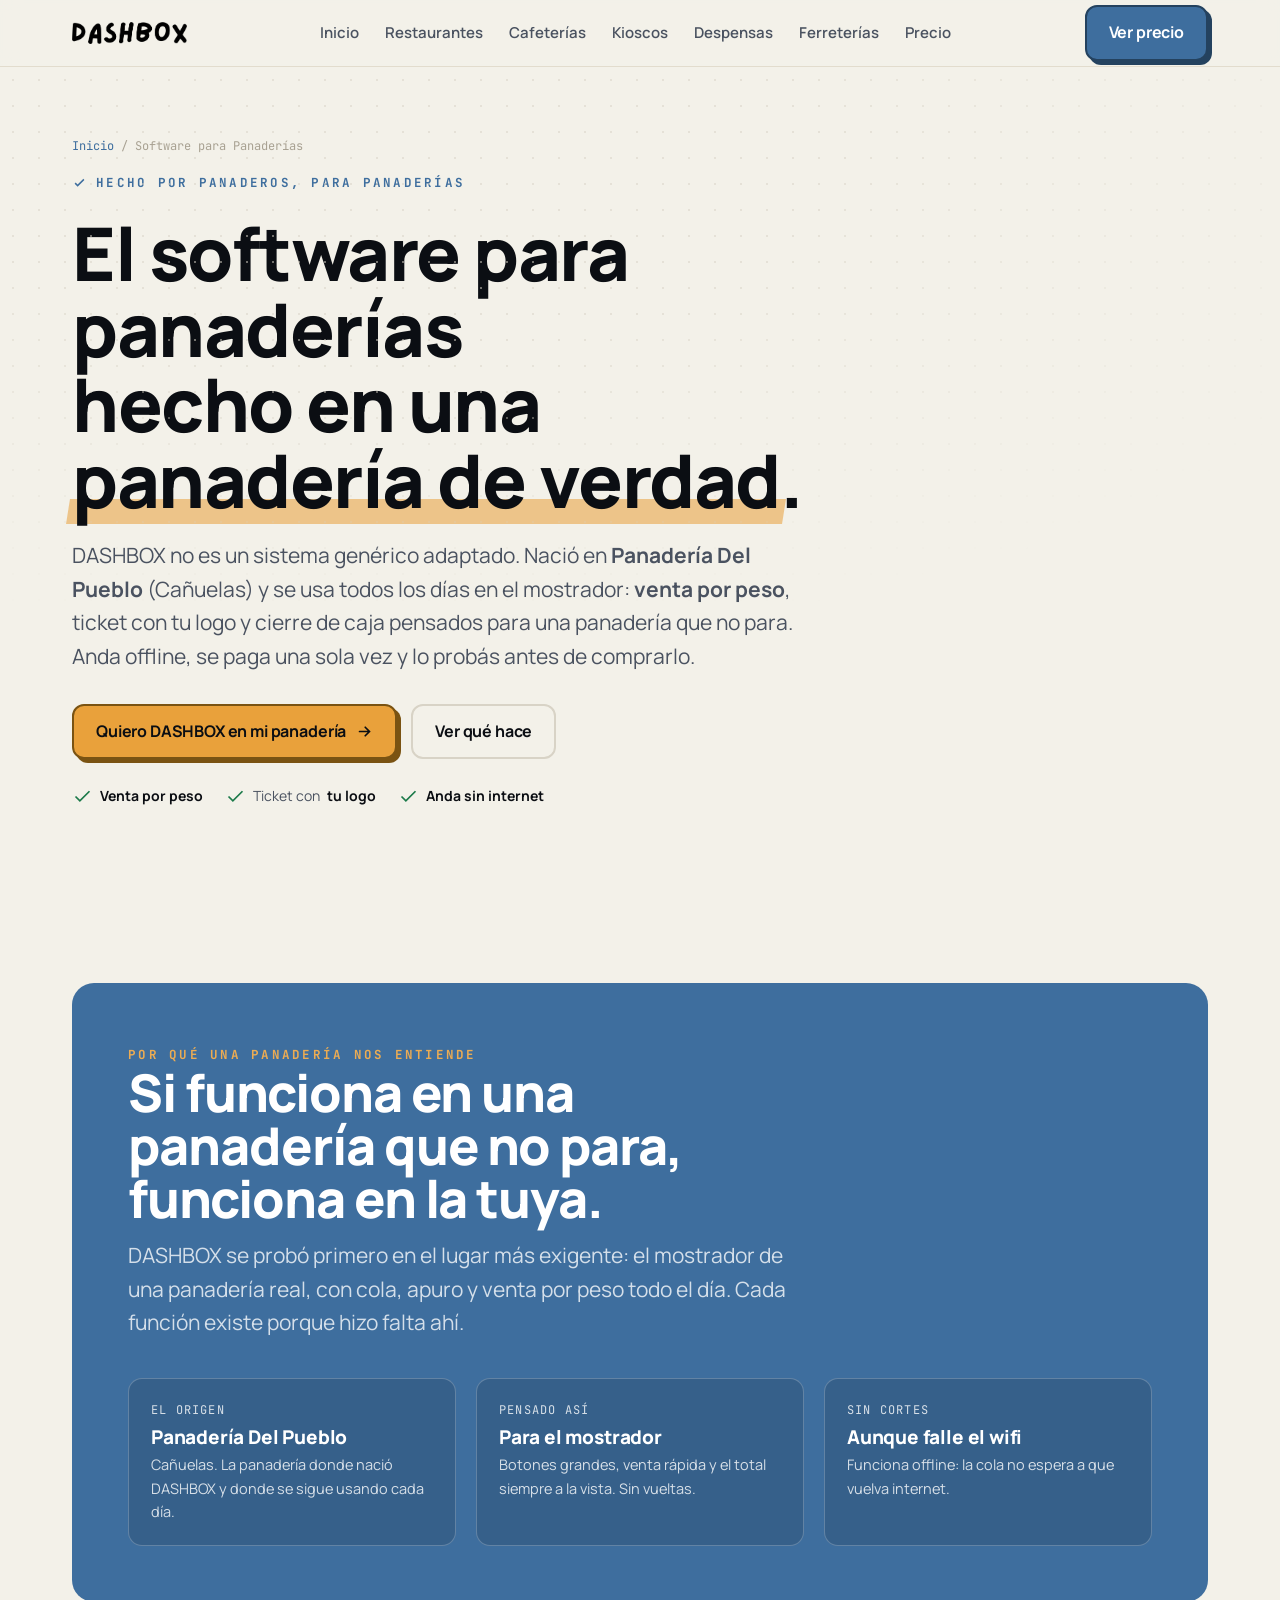
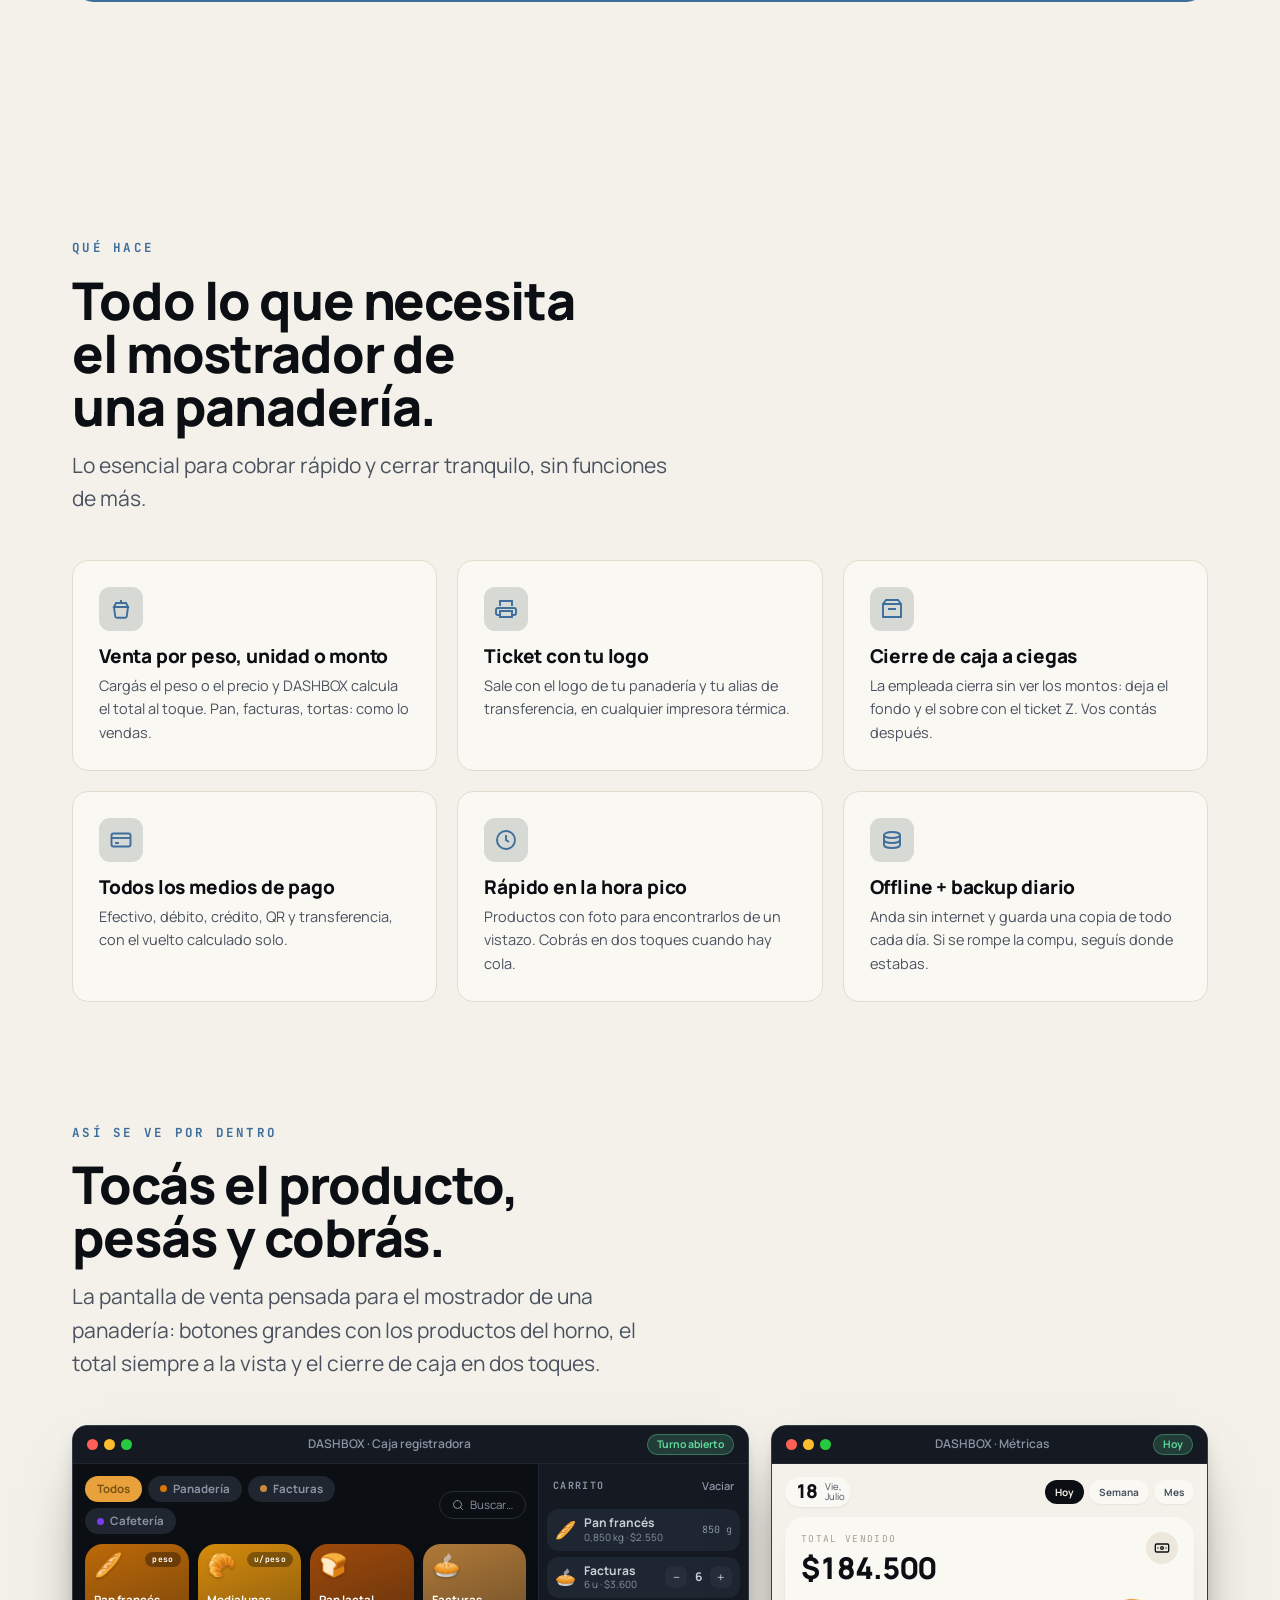
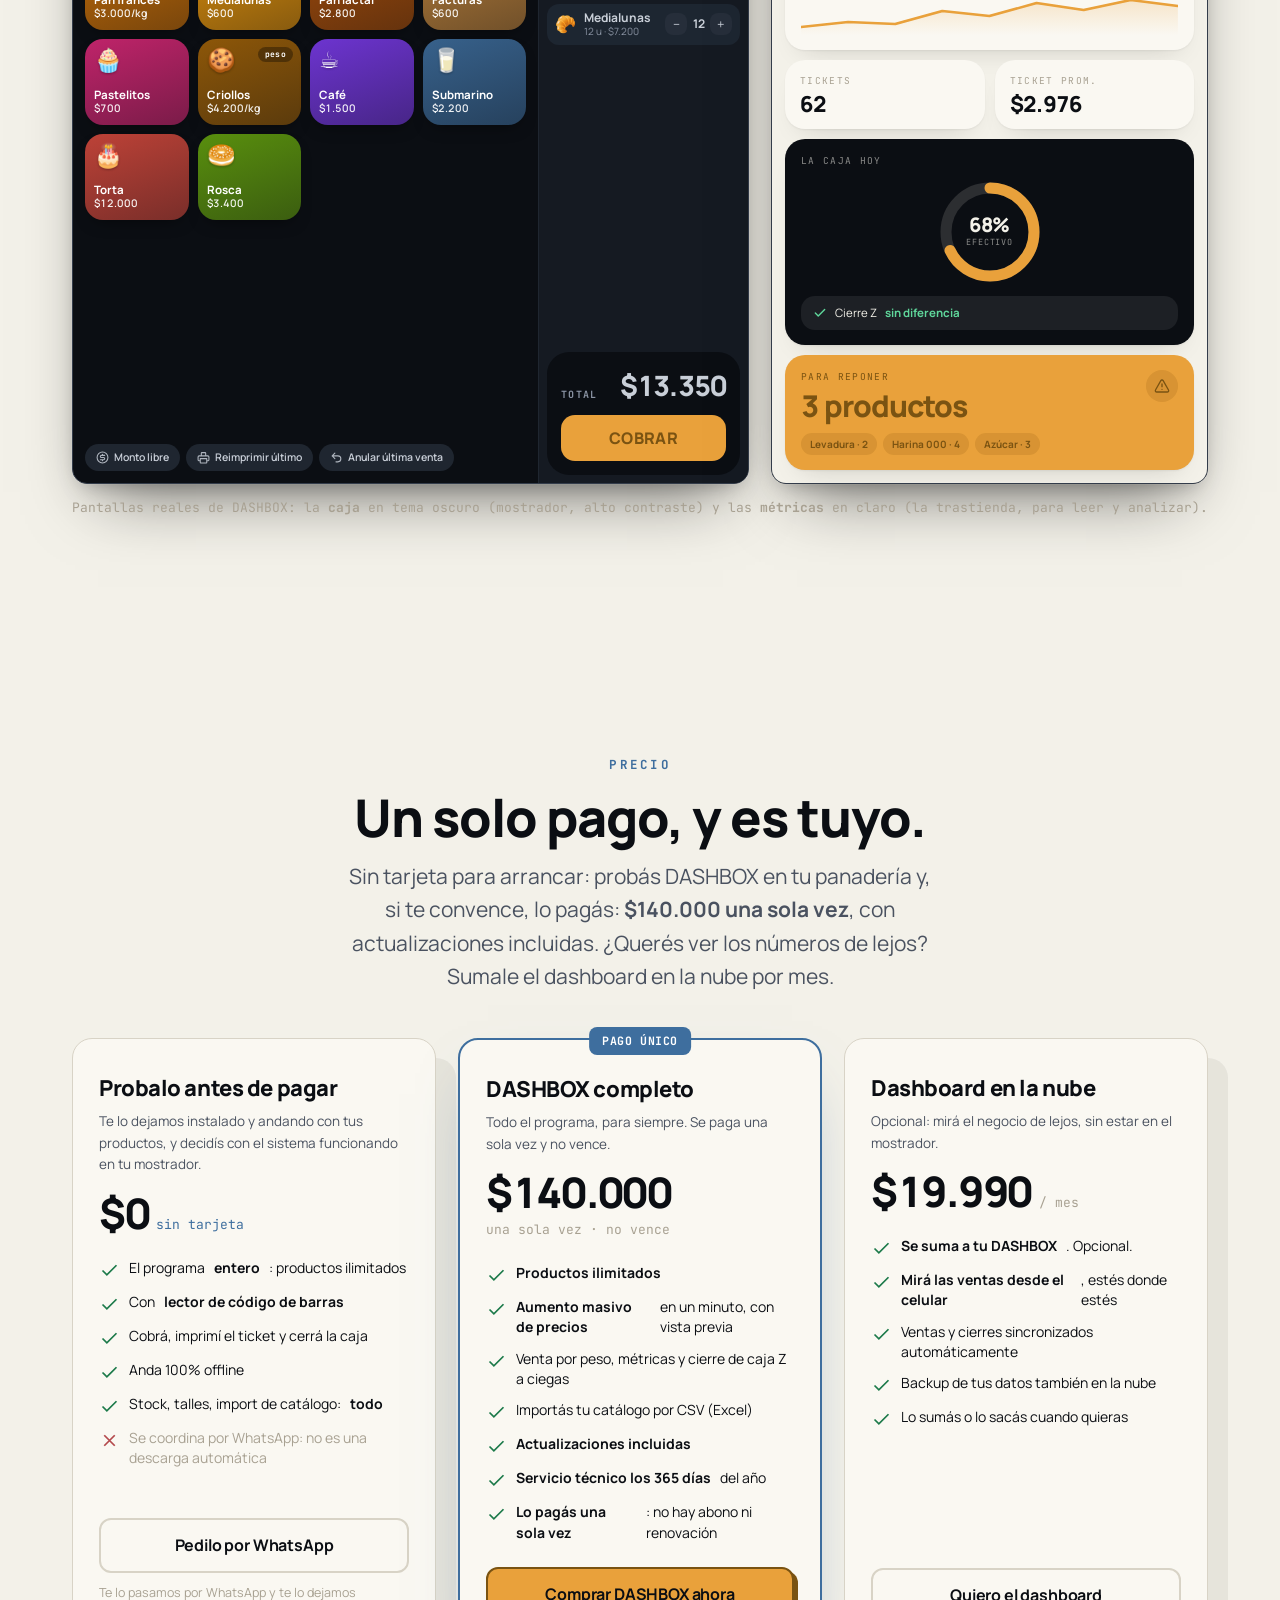
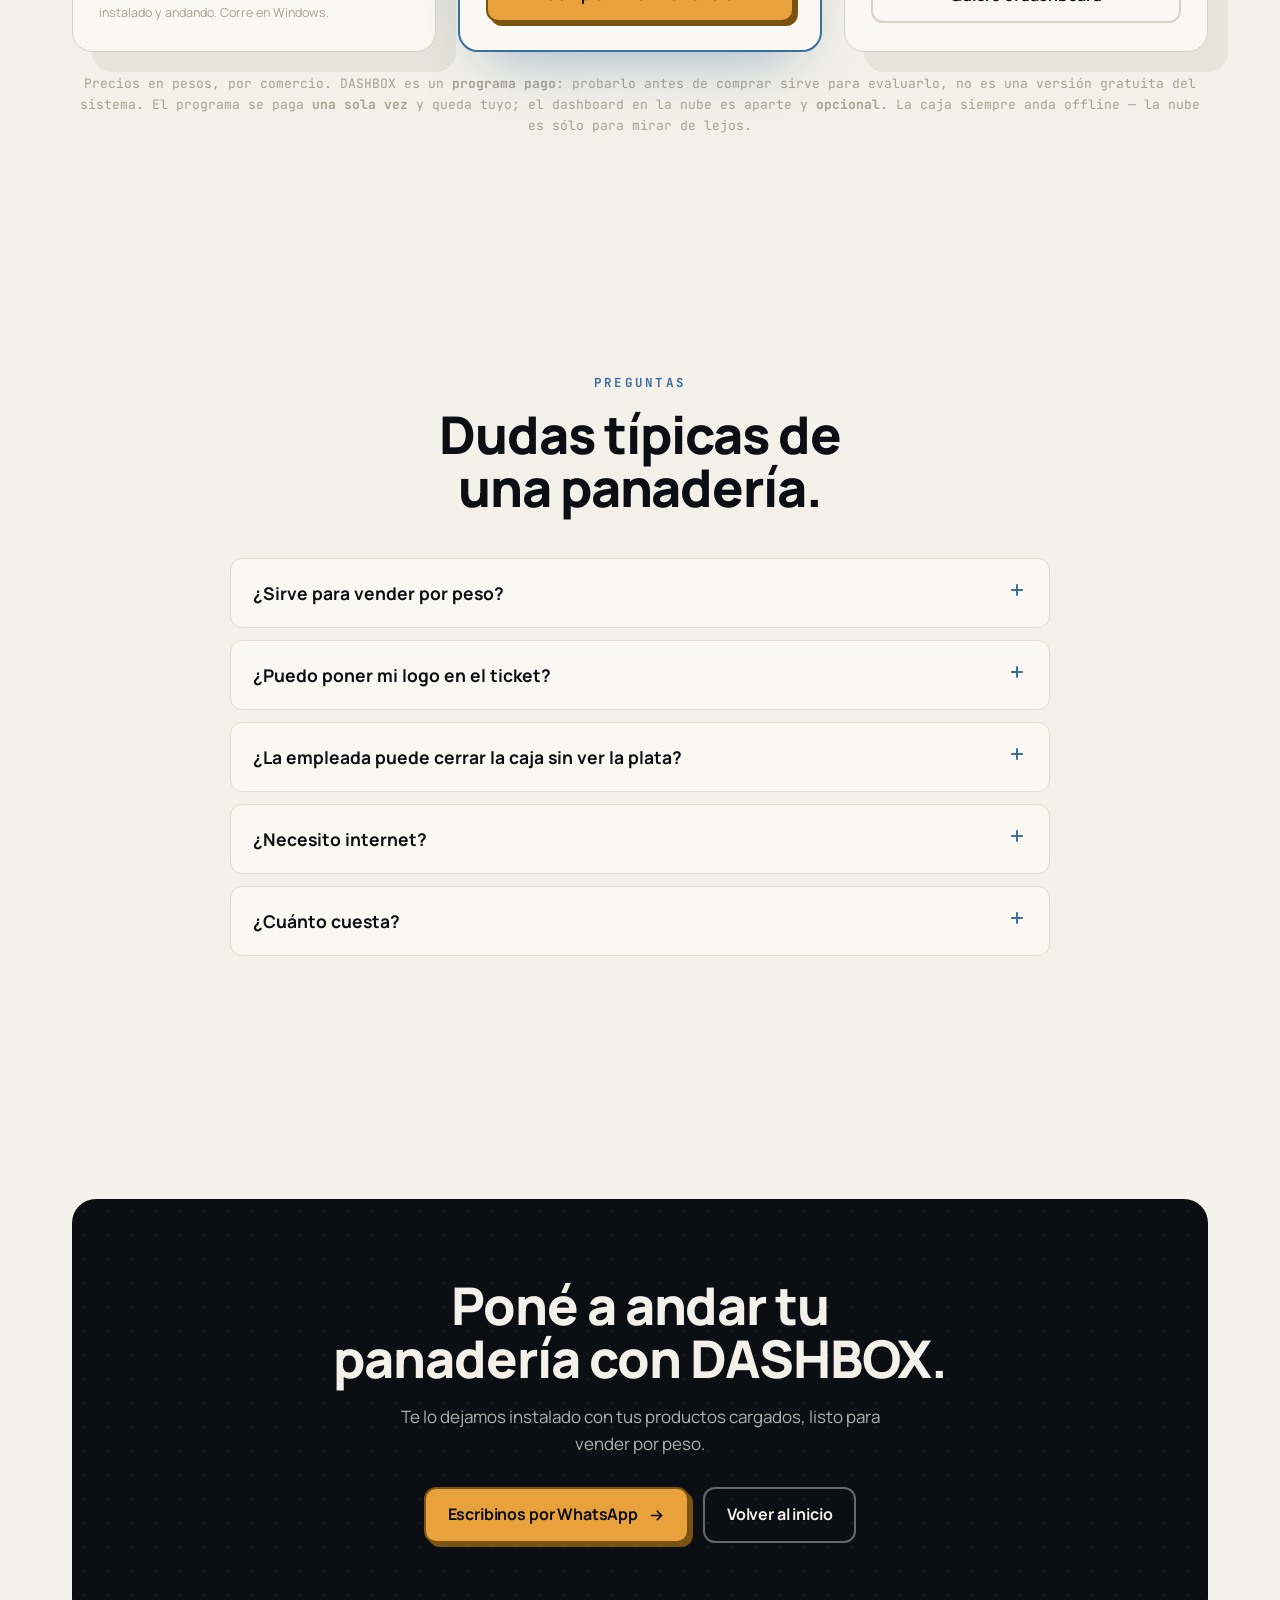
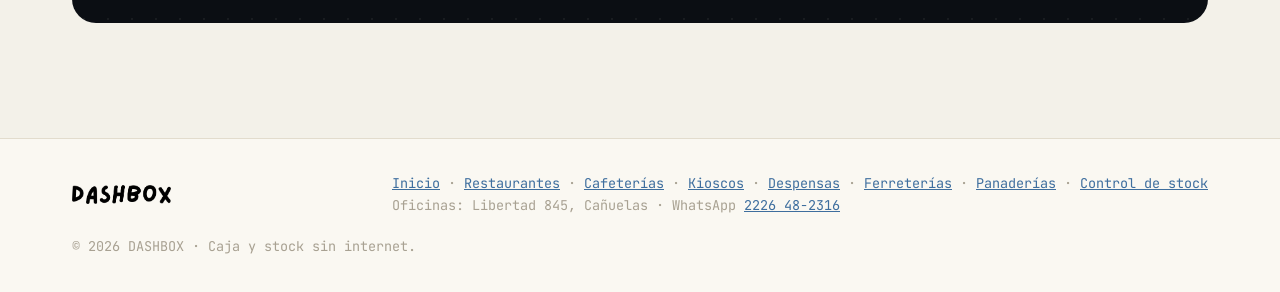
<file: software-para-panaderias.html>
<!doctype html>
<html lang="es-AR">
<head>
<meta charset="utf-8" />
<meta name="viewport" content="width=device-width, initial-scale=1" />
<!-- Google Tag Manager -->
<script>(function(w,d,s,l,i){w[l]=w[l]||[];w[l].push({'gtm.start':
new Date().getTime(),event:'gtm.js'});var f=d.getElementsByTagName(s)[0],
j=d.createElement(s),dl=l!='dataLayer'?'&l='+l:'';j.async=true;j.src=
'https://www.googletagmanager.com/gtm.js?id='+i+dl;f.parentNode.insertBefore(j,f);
})(window,document,'script','dataLayer','GTM-NHLXC8S2');</script>
<!-- End Google Tag Manager -->

<!-- Google tag (gtag.js) -->
<script async src="https://www.googletagmanager.com/gtag/js?id=AW-18345697254"></script>
<script>
  window.dataLayer = window.dataLayer || [];
  function gtag(){dataLayer.push(arguments);}
  gtag('js', new Date());

  gtag('config', 'AW-18345697254');
</script>

<title>Software para Panaderías — DASHBOX | Hecho en una panadería de verdad</title>
<meta name="description" content="Software para panaderías hecho en una panadería real: venta por peso, ticket con tu logo y cierre de caja a ciegas. Funciona sin internet y lo probás antes de comprarlo; un pago único de $140.000 y es tuyo para siempre, con actualizaciones y soporte los 365 días. Dashboard en la nube opcional." />
<meta name="keywords" content="software para panaderias, software para panadería, sistema para panadería, programa para panadería, caja para panadería, sistema de gestion para panaderias, venta por peso" />
<meta name="robots" content="index, follow, max-image-preview:large, max-snippet:-1, max-video-preview:-1" />
<link rel="canonical" href="https://dashbox.com.ar/software-para-panaderias" />

<meta name="theme-color" content="#F3F1E9" />
<meta name="color-scheme" content="light" />
<link rel="icon" href="/favicon.png" type="image/png" />
<link rel="apple-touch-icon" href="/favicon.png" />
<link rel="manifest" href="/site.webmanifest" />

<meta property="og:type" content="website" />
<meta property="og:site_name" content="DASHBOX" />
<meta property="og:locale" content="es_AR" />
<meta property="og:title" content="Software para Panaderías — hecho en una panadería de verdad" />
<meta property="og:description" content="Venta por peso, ticket con tu logo y cierre de caja a ciegas. Offline, probalo antes de comprarlo." />
<meta property="og:url" content="https://dashbox.com.ar/software-para-panaderias" />
<meta property="og:image" content="https://dashbox.com.ar/og.png" />
<meta property="og:image:width" content="1200" />
<meta property="og:image:height" content="630" />
<meta name="twitter:card" content="summary_large_image" />
<meta name="twitter:title" content="Software para Panaderías — DASHBOX" />
<meta name="twitter:description" content="Hecho en una panadería real. Venta por peso, ticket con logo, cierre de caja. Offline." />
<meta name="twitter:image" content="https://dashbox.com.ar/og.png" />

<link rel="preconnect" href="https://fonts.googleapis.com">
<link rel="preconnect" href="https://fonts.gstatic.com" crossorigin>
<link href="https://fonts.googleapis.com/css2?family=Manrope:wght@400;500;600;700;800&family=JetBrains+Mono:wght@400;500;700&display=swap" rel="stylesheet">

<script type="application/ld+json">
{
  "@context": "https://schema.org",
  "@type": "SoftwareApplication",
  "name": "DASHBOX — Software para Panaderías",
  "applicationCategory": "BusinessApplication",
  "applicationSubCategory": "Point of Sale (POS)",
  "operatingSystem": "Windows",
  "url": "https://dashbox.com.ar/software-para-panaderias",
  "inLanguage": "es-AR",
  "description": "Software para panaderías con venta por peso, unidad o monto libre, ticket térmico con logo y cierre de caja a ciegas. Funciona sin internet. Es un programa pago: se ve andando con todas las funciones y sin límite de productos antes de pagar, y se compra con un pago único de $140.000 (es tuyo para siempre, con actualizaciones y soporte los 365 días). Dashboard en la nube opcional por mes.",
  "offers": [
    {
      "@type": "Offer",
      "name": "DASHBOX completo (pago único)",
      "price": "140000",
      "priceCurrency": "ARS",
      "description": "Un pago único: todo el programa, para siempre, con actualizaciones incluidas y servicio técnico los 365 días.",
      "availability": "https://schema.org/InStock"
    },
    {
      "@type": "Offer",
      "name": "Dashboard en la nube (opcional)",
      "price": "19990",
      "priceCurrency": "ARS",
      "description": "Add-on mensual para ver las ventas del negocio a distancia desde el celular.",
      "availability": "https://schema.org/InStock"
    }
  ],
  "publisher": {
    "@type": "Organization",
    "name": "DASHBOX"
  }
}
</script>
<script type="application/ld+json">
{
  "@context": "https://schema.org",
  "@type": "BreadcrumbList",
  "itemListElement": [
    { "@type": "ListItem", "position": 1, "name": "Inicio", "item": "https://dashbox.com.ar/" },
    { "@type": "ListItem", "position": 2, "name": "Software para Panaderías", "item": "https://dashbox.com.ar/software-para-panaderias" }
  ]
}
</script>
<script type="application/ld+json">
{
  "@context": "https://schema.org",
  "@type": "FAQPage",
  "mainEntity": [
    { "@type": "Question", "name": "¿Sirve para vender por peso?", "acceptedAnswer": { "@type": "Answer", "text": "Sí. Vendés por peso, por unidad o por monto libre. Cargás el peso o el precio y DASHBOX calcula el total al instante; ideal para pan, facturas y todo lo del mostrador." } },
    { "@type": "Question", "name": "¿Puedo poner mi logo en el ticket?", "acceptedAnswer": { "@type": "Answer", "text": "Sí. El ticket térmico sale con el logo de tu panadería y tu alias de transferencia. Imprime en cualquier impresora térmica ESC/POS." } },
    { "@type": "Question", "name": "¿La empleada puede cerrar la caja sin ver la plata?", "acceptedAnswer": { "@type": "Answer", "text": "Sí. El cierre a ciegas hace que la empleada cierre dejando el fondo y guardando el sobre con el ticket Z, sin ver los montos. El dueño cuenta el sobre después." } },
    { "@type": "Question", "name": "¿Necesito internet en la panadería?", "acceptedAnswer": { "@type": "Answer", "text": "No. DASHBOX funciona 100% offline: vende, imprime y cierra caja sin conexión, con backup automático diario en tu computadora." } },
    { "@type": "Question", "name": "¿Cuánto cuesta?", "acceptedAnswer": { "@type": "Answer", "text": "Se prueba sin tarjeta con el programa completo: te lo dejamos instalado y andando. DASHBOX es un programa pago. El programa completo se compra con un pago único de $140.000 y es tuyo para siempre: productos ilimitados, venta por peso, actualizaciones incluidas y servicio técnico los 365 días. Si además querés ver las ventas desde el celular, el dashboard en la nube es un abono opcional de $19.990 por mes." } }
  ]
}
</script>

<link rel="stylesheet" href="/styles.css" />
<noscript><style>.reveal{opacity:1 !important; transform:none !important}</style></noscript>
</head>
<body>
<!-- Google Tag Manager (noscript) -->
<noscript><iframe src="https://www.googletagmanager.com/ns.html?id=GTM-NHLXC8S2"
height="0" width="0" style="display:none;visibility:hidden"></iframe></noscript>
<!-- End Google Tag Manager (noscript) -->

<header class="nav">
  <div class="wrap row">
    <a class="brand" href="/"><img src="/logo.png" alt="DASHBOX" height="22" width="106"/></a>
    <nav class="links" aria-label="Secciones">
      <a href="/">Inicio</a>
      <a href="/sistema-de-comanda-para-restaurantes">Restaurantes</a>
      <a href="/sistema-para-cafeterias">Cafeterías</a>
      <a href="/software-para-kioscos">Kioscos</a>
      <a href="/software-para-despensas">Despensas</a>
      <a href="/software-para-ferreterias">Ferreterías</a>
      <a href="#precio">Precio</a>
    </nav>
    <div class="actions">
      <a class="btn" href="#precio">Ver precio</a>
    </div>
  </div>
</header>

<a id="top"></a>

<!-- HERO -->
<section class="hero">
  <div class="wrap">
    <nav aria-label="Migas" style="font-family:var(--f-mono); font-size:12px; color:var(--ink-faint); margin-bottom:14px">
      <a href="/" style="color:var(--green); text-decoration:none">Inicio</a> / Software para Panaderías
    </nav>
    <span class="eyebrow"><svg width="15" height="15" viewBox="0 0 24 24" fill="none" stroke="currentColor" stroke-width="2.4"><path d="M5 13l4 4L19 7"/></svg>Hecho por panaderos, para panaderías</span>
    <h1 style="max-width:17ch">El software para panaderías hecho en una <span class="hl">panadería de verdad</span>.</h1>
    <p class="lead">DASHBOX no es un sistema genérico adaptado. Nació en <b>Panadería Del Pueblo</b> (Cañuelas) y se usa todos los días en el mostrador: <b>venta por peso</b>, ticket con tu logo y cierre de caja pensados para una panadería que no para. Anda offline, se paga una sola vez y lo probás antes de comprarlo.</p>
    <div class="cta-row">
      <a class="btn amber" href="#precio">Quiero DASHBOX en mi panadería
        <svg width="17" height="17" viewBox="0 0 24 24" fill="none" stroke="currentColor" stroke-width="2.4" stroke-linecap="round"><path d="M5 12h14M13 6l6 6-6 6"/></svg></a>
      <a class="btn ghost" href="#funciones">Ver qué hace</a>
    </div>
    <div class="assur">
      <span><svg class="ico good" viewBox="0 0 24 24" fill="none" stroke="currentColor" stroke-width="2"><path d="M20 6L9 17l-5-5"/></svg><b>Venta por peso</b></span>
      <span><svg class="ico good" viewBox="0 0 24 24" fill="none" stroke="currentColor" stroke-width="2"><path d="M20 6L9 17l-5-5"/></svg>Ticket con <b>tu logo</b></span>
      <span><svg class="ico good" viewBox="0 0 24 24" fill="none" stroke="currentColor" stroke-width="2"><path d="M20 6L9 17l-5-5"/></svg><b>Anda sin internet</b></span>
    </div>
  </div>
</section>

<!-- NACIDO EN DEL PUEBLO -->
<section style="padding-top:clamp(30px,5vw,60px)">
  <div class="wrap">
    <div class="after reveal">
      <span class="eyebrow">Por qué una panadería nos entiende</span>
      <h2>Si funciona en una panadería que no para, funciona en la tuya.</h2>
      <p class="lead">DASHBOX se probó primero en el lugar más exigente: el mostrador de una panadería real, con cola, apuro y venta por peso todo el día. Cada función existe porque hizo falta ahí.</p>
      <div class="after-grid">
        <div class="ac"><div class="n">EL ORIGEN</div><h3>Panadería Del Pueblo</h3><p>Cañuelas. La panadería donde nació DASHBOX y donde se sigue usando cada día.</p></div>
        <div class="ac"><div class="n">PENSADO ASÍ</div><h3>Para el mostrador</h3><p>Botones grandes, venta rápida y el total siempre a la vista. Sin vueltas.</p></div>
        <div class="ac"><div class="n">SIN CORTES</div><h3>Aunque falle el wifi</h3><p>Funciona offline: la cola no espera a que vuelva internet.</p></div>
      </div>
    </div>
  </div>
</section>

<!-- FUNCIONES -->
<section id="funciones">
  <div class="wrap">
    <div class="shead reveal">
      <span class="eyebrow">Qué hace</span>
      <h2>Todo lo que necesita el mostrador de una panadería.</h2>
      <p class="lead">Lo esencial para cobrar rápido y cerrar tranquilo, sin funciones de más.</p>
    </div>
    <div class="feat">
      <div class="f reveal">
        <div class="fi"><svg width="24" height="24" viewBox="0 0 24 24" fill="none" stroke="currentColor" stroke-width="1.9"><path d="M12 3v3M7 6h10l2 4H5z"/><path d="M5 10h14l-1.2 9a2 2 0 01-2 1.8H8.2a2 2 0 01-2-1.8z"/></svg></div>
        <h3>Venta por peso, unidad o monto</h3>
        <p>Cargás el peso o el precio y DASHBOX calcula el total al toque. Pan, facturas, tortas: como lo vendas.</p>
      </div>
      <div class="f reveal">
        <div class="fi"><svg width="24" height="24" viewBox="0 0 24 24" fill="none" stroke="currentColor" stroke-width="1.9"><path d="M6 9V4h12v5M6 18H4a2 2 0 01-2-2v-3a2 2 0 012-2h16a2 2 0 012 2v3a2 2 0 01-2 2h-2"/><path d="M6 14h12v6H6z"/></svg></div>
        <h3>Ticket con tu logo</h3>
        <p>Sale con el logo de tu panadería y tu alias de transferencia, en cualquier impresora térmica.</p>
      </div>
      <div class="f reveal">
        <div class="fi"><svg width="24" height="24" viewBox="0 0 24 24" fill="none" stroke="currentColor" stroke-width="1.9"><path d="M3 7h18v13H3z"/><path d="M3 7l3-4h12l3 4M8 12h8"/></svg></div>
        <h3>Cierre de caja a ciegas</h3>
        <p>La empleada cierra sin ver los montos: deja el fondo y el sobre con el ticket Z. Vos contás después.</p>
      </div>
      <div class="f reveal">
        <div class="fi"><svg width="24" height="24" viewBox="0 0 24 24" fill="none" stroke="currentColor" stroke-width="1.9"><rect x="2.5" y="5.5" width="19" height="13" rx="2"/><path d="M2.5 10h19"/><path d="M6 15h4"/></svg></div>
        <h3>Todos los medios de pago</h3>
        <p>Efectivo, débito, crédito, QR y transferencia, con el vuelto calculado solo.</p>
      </div>
      <div class="f reveal">
        <div class="fi"><svg width="24" height="24" viewBox="0 0 24 24" fill="none" stroke="currentColor" stroke-width="1.9"><circle cx="12" cy="12" r="9"/><path d="M12 7v5l3 2"/></svg></div>
        <h3>Rápido en la hora pico</h3>
        <p>Productos con foto para encontrarlos de un vistazo. Cobrás en dos toques cuando hay cola.</p>
      </div>
      <div class="f reveal">
        <div class="fi"><svg width="24" height="24" viewBox="0 0 24 24" fill="none" stroke="currentColor" stroke-width="1.9"><path d="M4 7c0-1.7 3.6-3 8-3s8 1.3 8 3-3.6 3-8 3-8-1.3-8-3z"/><path d="M4 7v10c0 1.7 3.6 3 8 3s8-1.3 8-3V7"/><path d="M4 12c0 1.7 3.6 3 8 3s8-1.3 8-3"/></svg></div>
        <h3>Offline + backup diario</h3>
        <p>Anda sin internet y guarda una copia de todo cada día. Si se rompe la compu, seguís donde estabas.</p>
      </div>
    </div>
  </div>
</section>

<!-- ASÍ SE VE -->
<section id="captura" style="padding-top:0">
  <div class="wrap">
    <div class="shead reveal">
      <span class="eyebrow">Así se ve por dentro</span>
      <h2>Tocás el producto, pesás y cobrás.</h2>
      <p class="lead">La pantalla de venta pensada para el mostrador de una panadería: botones grandes con los productos del horno, el total siempre a la vista y el cierre de caja en dos toques.</p>
    </div>
    <div class="mock-grid reveal">
      <div class="appwin" aria-label="Pantalla de venta de DASHBOX en una panadería">
        <div class="tbar">
          <span class="tdots"><i style="background:#ff5f56"></i><i style="background:#ffbd2e"></i><i style="background:#27c93f"></i></span>
          <span class="tt">DASHBOX · Caja registradora</span>
          <span class="tbadge">Turno abierto</span>
        </div>
        <div class="pos">
          <div class="left">
            <div class="toprow">
              <div class="tabs"><span class="tab on">Todos</span><span class="tab"><i class="dot" style="background:#d97706"></i>Panadería</span><span class="tab"><i class="dot" style="background:#C98A3E"></i>Facturas</span><span class="tab"><i class="dot" style="background:#7c3aed"></i>Cafetería</span></div>
              <span class="search"><svg viewBox="0 0 24 24" fill="none" stroke="currentColor" stroke-width="2" stroke-linecap="round" stroke-linejoin="round"><path d="M11 3a8 8 0 1 0 0 16 8 8 0 0 0 0-16Zm10 18-4.35-4.35"/></svg>Buscar…</span>
            </div>
            <div class="pgrid">
              <div class="tile" style="background:linear-gradient(160deg,#d97706dd,#d9770688)"><span class="em">🥖</span><span class="bdg">peso</span><div><div class="nm">Pan francés</div><div class="pr">$3.000/kg</div></div></div>
              <div class="tile" style="background:linear-gradient(160deg,#f59e0bdd,#f59e0b88)"><span class="em">🥐</span><span class="bdg">u/peso</span><div><div class="nm">Medialunas</div><div class="pr">$600</div></div></div>
              <div class="tile" style="background:linear-gradient(160deg,#b45309dd,#b4530988)"><span class="em">🍞</span><div><div class="nm">Pan lactal</div><div class="pr">$2.800</div></div></div>
              <div class="tile" style="background:linear-gradient(160deg,#C98A3Edd,#C98A3E88)"><span class="em">🥧</span><div><div class="nm">Facturas</div><div class="pr">$600</div></div></div>
              <div class="tile" style="background:linear-gradient(160deg,#db2777dd,#db277788)"><span class="em">🧁</span><div><div class="nm">Pastelitos</div><div class="pr">$700</div></div></div>
              <div class="tile" style="background:linear-gradient(160deg,#a16207dd,#a1620788)"><span class="em">🍪</span><span class="bdg">peso</span><div><div class="nm">Criollos</div><div class="pr">$4.200/kg</div></div></div>
              <div class="tile" style="background:linear-gradient(160deg,#7c3aeddd,#7c3aed88)"><span class="em">☕</span><div><div class="nm">Café</div><div class="pr">$1.500</div></div></div>
              <div class="tile" style="background:linear-gradient(160deg,#3E6E9Edd,#3E6E9E88)"><span class="em">🥛</span><div><div class="nm">Submarino</div><div class="pr">$2.200</div></div></div>
              <div class="tile" style="background:linear-gradient(160deg,#D94A3Ddd,#D94A3D88)"><span class="em">🎂</span><div><div class="nm">Torta</div><div class="pr">$12.000</div></div></div>
              <div class="tile" style="background:linear-gradient(160deg,#65a30ddd,#65a30d88)"><span class="em">🥯</span><div><div class="nm">Rosca</div><div class="pr">$3.400</div></div></div>
            </div>
            <div class="foot"><span class="gbtn"><svg viewBox="0 0 24 24" fill="none" stroke="currentColor" stroke-width="2" stroke-linecap="round" stroke-linejoin="round"><path d="M12 22a10 10 0 1 0 0-20 10 10 0 0 0 0 20Zm4-14h-6a2 2 0 0 0 0 4h4a2 2 0 0 1 0 4H8m4-10v2m0 8v2"/></svg> Monto libre</span><span class="gbtn"><svg viewBox="0 0 24 24" fill="none" stroke="currentColor" stroke-width="2" stroke-linecap="round" stroke-linejoin="round"><path d="M6 18H4a2 2 0 0 1-2-2v-5a2 2 0 0 1 2-2h16a2 2 0 0 1 2 2v5a2 2 0 0 1-2 2h-2m-2-9V4a1 1 0 0 0-1-1H9a1 1 0 0 0-1 1v5m10 5H6v7a1 1 0 0 0 1 1h10a1 1 0 0 0 1-1v-7Z"/></svg> Reimprimir último</span><span class="gbtn"><svg viewBox="0 0 24 24" fill="none" stroke="currentColor" stroke-width="2" stroke-linecap="round" stroke-linejoin="round"><path d="M9 14 4 9l5-5M4 9h10.5a5.5 5.5 0 0 1 5.5 5.5v0a5.5 5.5 0 0 1-5.5 5.5H11"/></svg> Anular última venta</span></div>
          </div>
          <div class="cart">
            <div class="ch">Carrito <span class="vac">Vaciar</span></div>
            <div class="items">
              <div class="citem"><span class="em">🥖</span><div><div class="nm">Pan francés</div><div class="sub">0,850 kg · $2.550</div></div><span class="gr">850 g</span></div>
              <div class="citem"><span class="em">🥧</span><div><div class="nm">Facturas</div><div class="sub">6 u · $3.600</div></div><div class="stp"><span class="sq">−</span><b>6</b><span class="sq">+</span></div></div>
              <div class="citem"><span class="em">🥐</span><div><div class="nm">Medialunas</div><div class="sub">12 u · $7.200</div></div><div class="stp"><span class="sq">−</span><b>12</b><span class="sq">+</span></div></div>
            </div>
            <div class="tot"><div class="totrow"><span class="l">TOTAL</span><span class="v">$13.350</span></div><div class="cobrar">COBRAR</div></div>
          </div>
        </div>
      </div>
      <div class="appwin" aria-label="Pantalla de métricas de DASHBOX">
        <div class="tbar">
          <span class="tdots"><i style="background:#ff5f56"></i><i style="background:#ffbd2e"></i><i style="background:#27c93f"></i></span>
          <span class="tt">DASHBOX · Métricas</span><span class="tbadge">Hoy</span>
        </div>
        <div class="met">
          <div class="mtop">
            <span class="mdate"><b>18</b><span>Vie,<br>Julio</span></span>
            <span class="mpills"><i class="on">Hoy</i><i>Semana</i><i>Mes</i></span>
          </div>

          <div class="mcard mhero">
            <div class="mrow">
              <div>
                <div class="mlbl">Total vendido</div>
                <div class="mbig">$184.500</div>
              </div>
              <span class="mico"><svg viewBox="0 0 24 24" fill="none" stroke="currentColor" stroke-width="2" stroke-linecap="round" stroke-linejoin="round"><path d="M4 6h16a2 2 0 0 1 2 2v8a2 2 0 0 1-2 2H4a2 2 0 0 1-2-2V8a2 2 0 0 1 2-2Zm8 4a2 2 0 1 0 0 4 2 2 0 0 0 0-4ZM6 12h.01M18 12h.01"/></svg></span>
            </div>
            <svg class="mspark" viewBox="0 0 320 42" preserveAspectRatio="none" aria-hidden="true">
              <defs><linearGradient id="mk-spark-p" x1="0" y1="0" x2="0" y2="1"><stop offset="0" stop-color="#E9A13B" stop-opacity=".22"/><stop offset="1" stop-color="#E9A13B" stop-opacity="0"/></linearGradient></defs>
              <path d="M0,34 L40,29 L80,31 L120,18 L160,23 L200,10 L240,17 L280,7 L320,13 L320,42 L0,42 Z" fill="url(#mk-spark-p)"/>
              <path d="M0,34 L40,29 L80,31 L120,18 L160,23 L200,10 L240,17 L280,7 L320,13" fill="none" stroke="#E9A13B" stroke-width="2.4" stroke-linecap="round" stroke-linejoin="round"/>
            </svg>
          </div>

          <div class="mkpis">
            <div class="mcard mkpi"><div class="mlbl">Tickets</div><div class="mnum">62</div></div>
            <div class="mcard mkpi"><div class="mlbl">Ticket prom.</div><div class="mnum">$2.976</div></div>
          </div>

          <div class="mcard mdark">
            <div class="mlbl">La caja hoy</div>
            <div class="mring">
              <svg width="106" height="106" viewBox="0 0 106 106" aria-hidden="true">
                <circle cx="53" cy="53" r="44" fill="none" stroke="rgba(243,241,233,.14)" stroke-width="11"/>
                <circle cx="53" cy="53" r="44" fill="none" stroke="#E9A13B" stroke-width="11" stroke-linecap="round" stroke-dasharray="276" stroke-dashoffset="88" transform="rotate(-90 53 53)"/>
              </svg>
              <div class="rin"><span class="rc">68%</span><span class="rl">Efectivo</span></div>
            </div>
            <div class="mzc"><svg viewBox="0 0 24 24" fill="none" stroke="#5FD79B" stroke-width="2.4" stroke-linecap="round" stroke-linejoin="round"><path d="M20 6 9 17l-5-5"/></svg> Cierre Z <b>sin diferencia</b></div>
          </div>

          <div class="mcard mamber">
            <div class="mrow">
              <div>
                <div class="mlbl">Para reponer</div>
                <div class="mbig">3 productos</div>
              </div>
              <span class="mico"><svg viewBox="0 0 24 24" fill="none" stroke="currentColor" stroke-width="2" stroke-linecap="round" stroke-linejoin="round"><path d="m21.73 18-8-14a2 2 0 0 0-3.48 0l-8 14A2 2 0 0 0 4 21h16a2 2 0 0 0 1.73-3ZM12 9v4m0 4h.01"/></svg></span>
            </div>
            <div class="mchips"><i>Levadura · 2</i><i>Harina 000 · 4</i><i>Azúcar · 3</i></div>
          </div>
        </div>
      </div>
    </div>
    <p class="cmp-note" style="text-align:center">Pantallas reales de DASHBOX: la <b>caja</b> en tema oscuro (mostrador, alto contraste) y las <b>métricas</b> en claro (la trastienda, para leer y analizar).</p>
  </div>
</section>

<!-- PRECIO -->
<section id="precio">
  <div class="wrap">
    <div class="shead reveal" style="text-align:center; margin-inline:auto">
      <span class="eyebrow">Precio</span>
      <h2>Un solo pago, y es tuyo.</h2>
      <p class="lead" style="margin-inline:auto">Sin tarjeta para arrancar: probás DASHBOX en tu panadería y, si te convence, lo pagás: <b>$140.000 una sola vez</b>, con actualizaciones incluidas. ¿Querés ver los números de lejos? Sumale el dashboard en la nube por mes.</p>
    </div>

    <div class="tiers reveal">
      <div class="tier">
        <div class="tname">Probalo antes de pagar</div>
        <div class="tdesc">Te lo dejamos instalado y andando con tus productos, y decidís con el sistema funcionando en tu mostrador.</div>
        <div class="price"><span class="n tnum">$0</span><span class="freetag">sin tarjeta</span></div>
        <ul>
          <li><svg class="ico good" viewBox="0 0 24 24" fill="none" stroke="currentColor" stroke-width="2"><path d="M20 6L9 17l-5-5"/></svg>El programa <b>entero</b>: productos ilimitados</li>
          <li><svg class="ico good" viewBox="0 0 24 24" fill="none" stroke="currentColor" stroke-width="2"><path d="M20 6L9 17l-5-5"/></svg>Con <b>lector de código de barras</b></li>
          <li><svg class="ico good" viewBox="0 0 24 24" fill="none" stroke="currentColor" stroke-width="2"><path d="M20 6L9 17l-5-5"/></svg>Cobrá, imprimí el ticket y cerrá la caja</li>
          <li><svg class="ico good" viewBox="0 0 24 24" fill="none" stroke="currentColor" stroke-width="2"><path d="M20 6L9 17l-5-5"/></svg>Anda 100% offline</li>
          <li><svg class="ico good" viewBox="0 0 24 24" fill="none" stroke="currentColor" stroke-width="2"><path d="M20 6L9 17l-5-5"/></svg>Stock, talles, import de catálogo: <b>todo</b></li>
          <li class="off"><svg class="ico bad" viewBox="0 0 24 24" fill="none" stroke="currentColor" stroke-width="2"><path d="M18 6L6 18M6 6l12 12"/></svg>Se coordina por WhatsApp: no es una descarga automática</li>
        </ul>
        <a class="btn ghost" href="https://wa.me/5492226482316?text=Hola!%20Quiero%20DASHBOX%20para%20mi%20panader%C3%ADa" target="_blank" rel="noopener">Pedilo por WhatsApp</a>
        <p style="margin:10px 0 0; font-size:12.5px; color:var(--ink-faint)">Te lo pasamos por WhatsApp y te lo dejamos instalado y andando. Corre en Windows.</p>
      </div>

      <div class="tier hot">
        <span class="flag">PAGO ÚNICO</span>
        <div class="tname">DASHBOX completo</div>
        <div class="tdesc">Todo el programa, para siempre. Se paga una sola vez y no vence.</div>
        <div class="price"><span class="n tnum">$140.000</span><span class="per">una sola vez · no vence</span></div>
        <ul>
          <li><svg class="ico good" viewBox="0 0 24 24" fill="none" stroke="currentColor" stroke-width="2"><path d="M20 6L9 17l-5-5"/></svg><b>Productos ilimitados</b></li>
          <li><svg class="ico good" viewBox="0 0 24 24" fill="none" stroke="currentColor" stroke-width="2"><path d="M20 6L9 17l-5-5"/></svg><b>Aumento masivo de precios</b> en un minuto, con vista previa</li>
          <li><svg class="ico good" viewBox="0 0 24 24" fill="none" stroke="currentColor" stroke-width="2"><path d="M20 6L9 17l-5-5"/></svg>Venta por peso, métricas y cierre de caja Z a ciegas</li>
          <li><svg class="ico good" viewBox="0 0 24 24" fill="none" stroke="currentColor" stroke-width="2"><path d="M20 6L9 17l-5-5"/></svg>Importás tu catálogo por CSV (Excel)</li>
          <li><svg class="ico good" viewBox="0 0 24 24" fill="none" stroke="currentColor" stroke-width="2"><path d="M20 6L9 17l-5-5"/></svg><b>Actualizaciones incluidas</b></li>
          <li><svg class="ico good" viewBox="0 0 24 24" fill="none" stroke="currentColor" stroke-width="2"><path d="M20 6L9 17l-5-5"/></svg><b>Servicio técnico los 365 días</b> del año</li>
          <li><svg class="ico good" viewBox="0 0 24 24" fill="none" stroke="currentColor" stroke-width="2"><path d="M20 6L9 17l-5-5"/></svg><b>Lo pagás una sola vez</b>: no hay abono ni renovación</li>
        </ul>
        <a class="btn amber" href="/comprar">Comprar DASHBOX ahora</a>
      </div>

      <div class="tier">
        <div class="tname">Dashboard en la nube</div>
        <div class="tdesc">Opcional: mirá el negocio de lejos, sin estar en el mostrador.</div>
        <div class="price"><span class="n tnum">$19.990</span><span class="per">/ mes</span></div>
        <ul>
          <li><svg class="ico good" viewBox="0 0 24 24" fill="none" stroke="currentColor" stroke-width="2"><path d="M20 6L9 17l-5-5"/></svg><b>Se suma a tu DASHBOX</b>. Opcional.</li>
          <li><svg class="ico good" viewBox="0 0 24 24" fill="none" stroke="currentColor" stroke-width="2"><path d="M20 6L9 17l-5-5"/></svg><b>Mirá las ventas desde el celular</b>, estés donde estés</li>
          <li><svg class="ico good" viewBox="0 0 24 24" fill="none" stroke="currentColor" stroke-width="2"><path d="M20 6L9 17l-5-5"/></svg>Ventas y cierres sincronizados automáticamente</li>
          <li><svg class="ico good" viewBox="0 0 24 24" fill="none" stroke="currentColor" stroke-width="2"><path d="M20 6L9 17l-5-5"/></svg>Backup de tus datos también en la nube</li>
          <li><svg class="ico good" viewBox="0 0 24 24" fill="none" stroke="currentColor" stroke-width="2"><path d="M20 6L9 17l-5-5"/></svg>Lo sumás o lo sacás cuando quieras</li>
        </ul>
        <a data-wiz="nube" class="btn ghost" href="https://wa.me/5492226482316?text=Hola!%20Quiero%20DASHBOX%20con%20el%20dashboard%20en%20la%20nube%20para%20mi%20panaderia" target="_blank" rel="noopener">Quiero el dashboard</a>
      </div>
    </div>
    <p class="tiers-note">Precios en pesos, por comercio. DASHBOX es un <b>programa pago</b>: probarlo antes de comprar sirve para evaluarlo, no es una versión gratuita del sistema. El programa se paga <b>una sola vez</b> y queda tuyo; el dashboard en la nube es aparte y <b>opcional</b>. La caja siempre anda offline — la nube es sólo para mirar de lejos.</p>
  </div>

</section>

<!-- FAQ -->
<section id="faq">
  <div class="wrap">
    <div class="shead reveal" style="text-align:center; margin-inline:auto">
      <span class="eyebrow">Preguntas</span>
      <h2>Dudas típicas de una panadería.</h2>
    </div>
    <div class="faq reveal">
      <details><summary>¿Sirve para vender por peso?<span class="chev"><svg width="20" height="20" viewBox="0 0 24 24" fill="none" stroke="currentColor" stroke-width="2.4"><path d="M12 5v14M5 12h14"/></svg></span></summary><div class="a">Sí. Vendés por peso, por unidad o por monto libre. Cargás el peso o el precio y DASHBOX calcula el total al instante.</div></details>
      <details><summary>¿Puedo poner mi logo en el ticket?<span class="chev"><svg width="20" height="20" viewBox="0 0 24 24" fill="none" stroke="currentColor" stroke-width="2.4"><path d="M12 5v14M5 12h14"/></svg></span></summary><div class="a">Sí. El ticket sale con el logo de tu panadería y tu alias de transferencia, en cualquier impresora térmica ESC/POS.</div></details>
      <details><summary>¿La empleada puede cerrar la caja sin ver la plata?<span class="chev"><svg width="20" height="20" viewBox="0 0 24 24" fill="none" stroke="currentColor" stroke-width="2.4"><path d="M12 5v14M5 12h14"/></svg></span></summary><div class="a">Sí. Con el cierre a ciegas, la empleada deja el fondo y guarda el sobre con el ticket Z sin ver los montos. El dueño cuenta después.</div></details>
      <details><summary>¿Necesito internet?<span class="chev"><svg width="20" height="20" viewBox="0 0 24 24" fill="none" stroke="currentColor" stroke-width="2.4"><path d="M12 5v14M5 12h14"/></svg></span></summary><div class="a">No. Funciona 100% offline: vende, imprime y cierra caja sin conexión, con backup automático diario.</div></details>
      <details><summary>¿Cuánto cuesta?<span class="chev"><svg width="20" height="20" viewBox="0 0 24 24" fill="none" stroke="currentColor" stroke-width="2.4"><path d="M12 5v14M5 12h14"/></svg></span></summary><div class="a">Lo probás sin tarjeta con el programa entero y sin límite de productos. DASHBOX es un programa pago. El programa completo es <b>un pago único de $140.000</b> y es <b>tuyo para siempre</b> (productos ilimitados, venta por peso, actualizaciones incluidas y soporte los 365 días). Si querés ver los números de lejos, sumás el <b>dashboard en la nube</b> por <b>$19.990/mes</b> (opcional).</div></details>
    </div>
  </div>
</section>

<!-- CTA FINAL -->
<section class="finalcta">
  <div class="wrap">
    <div class="box reveal">
      <h2>Poné a andar tu panadería con DASHBOX.</h2>
      <p>Te lo dejamos instalado con tus productos cargados, listo para vender por peso.</p>
      <div class="cta-row">
        <a class="btn amber" href="https://wa.me/5492226482316?text=Hola!%20Quiero%20info%20de%20DASHBOX%20para%20panader%C3%ADa" target="_blank" rel="noopener">Escribinos por WhatsApp
          <svg width="17" height="17" viewBox="0 0 24 24" fill="none" stroke="currentColor" stroke-width="2.4" stroke-linecap="round"><path d="M5 12h14M13 6l6 6-6 6"/></svg></a>
        <a class="btn ghost" href="/" style="color:var(--paper); border-color:color-mix(in srgb,var(--paper) 40%,transparent)">Volver al inicio</a>
      </div>
    </div>
  </div>
</section>

<footer>
  <div class="wrap row">
    <a class="brand" href="/"><img src="/logo.png" alt="DASHBOX" height="22" width="106"/></a>
    <span class="muted">
      <a href="/" style="color:var(--green)">Inicio</a> · <a href="/sistema-de-comanda-para-restaurantes" style="color:var(--green)">Restaurantes</a> · <a href="/sistema-para-cafeterias" style="color:var(--green)">Cafeterías</a> · <a href="/software-para-kioscos" style="color:var(--green)">Kioscos</a> · <a href="/software-para-despensas" style="color:var(--green)">Despensas</a> · <a href="/software-para-ferreterias" style="color:var(--green)">Ferreterías</a> · <a href="/software-para-panaderias" style="color:var(--green)">Panaderías</a> · <a href="/sistema-de-control-de-stock" style="color:var(--green)">Control de stock</a><br>
      Oficinas: Libertad 845, Cañuelas · WhatsApp <a href="https://wa.me/5492226482316" style="color:var(--green)">2226 48-2316</a>
    </span>
    <span class="muted">© 2026 DASHBOX · Caja y stock sin internet.</span>
  </div>
</footer>

<script>
(function(){
  var reduce=matchMedia('(prefers-reduced-motion: reduce)').matches;
  var els=document.querySelectorAll('.reveal');
  if(reduce || !('IntersectionObserver' in window)){ els.forEach(function(e){e.classList.add('in')}); return; }
  var io=new IntersectionObserver(function(en){en.forEach(function(e){if(e.isIntersecting){e.target.classList.add('in');io.unobserve(e.target);}});},{threshold:.12, rootMargin:'0px 0px -8% 0px'});
  els.forEach(function(e){io.observe(e)});
})();
</script>
<script defer src="/wizard.js"></script>
<a class="wa-flotante" href="https://wa.me/5492226482316?text=Hola!%20Quiero%20saber%20si%20DASHBOX%20me%20sirve%20para%20mi%20panader%C3%ADa" target="_blank" rel="noopener" aria-label="Escribinos por WhatsApp"><svg width="20" height="20" viewBox="0 0 24 24" fill="currentColor" aria-hidden="true"><path d="M12 2a10 10 0 0 0-8.6 15.1L2 22l5-1.3A10 10 0 1 0 12 2zm5.3 14.2c-.2.6-1.3 1.2-1.8 1.2-.5.1-1 .2-3.3-.7-2.8-1.1-4.6-4-4.7-4.2-.1-.2-1.1-1.5-1.1-2.9s.7-2 1-2.3c.2-.3.5-.3.7-.3h.5c.2 0 .4 0 .6.5l.8 2c.1.2.1.4 0 .5l-.3.5-.4.4c-.1.2-.3.3-.1.6.2.3.8 1.3 1.7 2.1 1.2 1 2.1 1.3 2.4 1.5.3.1.5.1.6-.1l.9-1c.2-.3.4-.2.6-.1l1.9.9c.3.1.5.2.5.3.1.2.1.7-.1 1.2z"/></svg>WhatsApp</a>
<script src="/medicion.js" defer></script>
</body>
</html>
</file>
<file: styles.css>
/* ============================================================
   DASHBOX · landing
   Tokens → todo el color/tipo pasa por variables (light+dark)
   ============================================================ */
:root{
  --paper:#F3F1E9;      /* papel de ticket, cálido pero no cream-AI */
  --paper-2:#FAF8F2;    /* superficies / cards */
  --paper-3:#ECE8DB;    /* bloques hundidos */
  --ink:#0B0E13;        /* casi negro cálido */
  --ink-soft:#4A5260;   /* gris cálido secundario */
  --ink-faint:#A8A192;
  --green:#3E6E9E;       /* petróleo — color de marca */
  --green-bright:#4A90D9;/* cyan interactivo */
  --green-ink:#24425F;
  --amber:#E9A13B;      /* ámbar resaltador — acento puntual */
  --amber-ink:#7A5312;
  --line:#E2DCCD;       /* borde cálido */
  --line-strong:#D8D3C6;
  --good:#1C7A4A;
  --bad:#B4494D;        /* ladrillo apagado, para el "antes"/no */
  --shadow: 20px 20px 0 rgba(23,21,15,.06);

  --f-display:"Manrope", system-ui, sans-serif;
  --f-body:"Manrope", system-ui, sans-serif;
  --f-mono:"JetBrains Mono", ui-monospace, "SF Mono", Menlo, monospace;

  --wrap:1180px;
  --r:16px;
}
/* La web es siempre versión clara (light-only): no hay dark mode. */
:root{ color-scheme: light; }

*{box-sizing:border-box}
html{scroll-behavior:smooth}
@media (prefers-reduced-motion: reduce){ html{scroll-behavior:auto} }
body{
  margin:0; background:var(--paper); color:var(--ink);
  font-family:var(--f-body); font-size:17px; line-height:1.6;
  -webkit-font-smoothing:antialiased; text-rendering:optimizeLegibility;
  overflow-x:hidden;
}
a{color:inherit}
img{max-width:100%}
.wrap{max-width:var(--wrap); margin-inline:auto; padding-inline:22px}
section{padding-block:clamp(56px,9vw,120px)}

/* --- tipografía --- */
h1,h2,h3{font-family:var(--f-display); font-weight:800; line-height:1.02; letter-spacing:-.02em; text-wrap:balance; margin:0}
h2{font-size:clamp(30px,4.6vw,52px)}
h3{font-size:clamp(21px,2.6vw,27px); letter-spacing:-.01em}
p{margin:0}
.eyebrow{font-family:var(--f-mono); font-size:12.5px; font-weight:700; letter-spacing:.18em; text-transform:uppercase; color:var(--green); display:inline-flex; gap:9px; align-items:center}
.lead{font-size:clamp(18px,2.1vw,21px); color:var(--ink-soft); max-width:56ch}
.mono{font-family:var(--f-mono)}
.tnum{font-variant-numeric:tabular-nums}

/* --- botones --- */
.btn{
  --bg:var(--green); --fg:#fff;
  display:inline-flex; align-items:center; gap:10px; cursor:pointer;
  font-family:var(--f-display); font-weight:700; font-size:16px; letter-spacing:-.01em;
  background:var(--bg); color:var(--fg); border:2px solid var(--green-ink);
  padding:13px 22px; border-radius:12px; text-decoration:none;
  box-shadow:4px 4px 0 var(--green-ink);
  transition:transform .18s ease, box-shadow .18s ease, background .18s ease;
}
.btn:hover{transform:translate(-2px,-2px); box-shadow:6px 6px 0 var(--green-ink)}
.btn:active{transform:translate(2px,2px); box-shadow:1px 1px 0 var(--green-ink)}
.btn.amber{--bg:var(--amber); --fg:#0B0E13; border-color:var(--amber-ink); box-shadow:4px 4px 0 var(--amber-ink)}
.btn.amber:hover{box-shadow:6px 6px 0 var(--amber-ink)}
.btn.amber:active{box-shadow:1px 1px 0 var(--amber-ink)}
.btn.ghost{background:transparent; color:var(--ink); border-color:var(--line-strong); box-shadow:none}
.btn.ghost:hover{background:var(--paper-2); box-shadow:none; transform:translateY(-1px)}
:where(a,button):focus-visible{outline:3px solid var(--amber); outline-offset:3px; border-radius:12px}

/* --- nav --- */
.nav{position:sticky; top:0; z-index:50; background:color-mix(in srgb, var(--paper) 86%, transparent); backdrop-filter:blur(10px); border-bottom:1px solid var(--line)}
.nav .row{display:flex; align-items:center; gap:20px; height:66px}
.brand{display:flex; align-items:center; gap:10px; font-family:var(--f-display); font-weight:800; font-size:21px; letter-spacing:-.02em; text-decoration:none}
.brand img{height:22px; width:auto; display:block}
footer .brand img{height:19px}
.brand .dot{width:12px; height:12px; border-radius:50%; background:var(--amber); box-shadow:0 0 0 4px color-mix(in srgb,var(--amber) 26%,transparent)}
.nav .links{display:flex; gap:26px; margin-left:auto; font-size:15px; font-weight:600}
.nav .links a{text-decoration:none; color:var(--ink-soft); transition:color .15s}
.nav .links a:hover{color:var(--ink)}
.nav .actions{display:flex; gap:12px; align-items:center; margin-left:auto}
@media(max-width:900px){ .nav .links{display:none} }

/* --- HERO --- */
.hero{position:relative; padding-top:clamp(40px,6vw,70px); overflow:hidden}
.hero::before{ /* trama de puntos sutil */
  content:""; position:absolute; inset:0; z-index:0; pointer-events:none;
  background-image:radial-gradient(var(--line-strong) 1px, transparent 1.4px);
  background-size:26px 26px; opacity:.5;
  -webkit-mask-image:radial-gradient(120% 80% at 30% 10%, #000 30%, transparent 72%);
          mask-image:radial-gradient(120% 80% at 30% 10%, #000 30%, transparent 72%);
}
.hero .grid{position:relative; z-index:1; display:grid; grid-template-columns:1.15fr .85fr; gap:54px; align-items:center}
@media(max-width:940px){ .hero .grid{grid-template-columns:1fr; gap:40px} }
.hero h1{font-size:clamp(38px,6.6vw,74px); margin:18px 0 22px}
.hero h1 .hl{position:relative; white-space:nowrap}
.hero h1 .hl::after{content:""; position:absolute; left:-4px; right:-4px; bottom:.08em; height:.34em; background:var(--amber); z-index:-1; opacity:.55; transform:skewX(-9deg)}
.hero .cta-row{display:flex; gap:14px; flex-wrap:wrap; margin-top:30px}
.hero .assur{display:flex; gap:22px; flex-wrap:wrap; margin-top:26px; font-size:14px; color:var(--ink-soft)}
.hero .assur b{color:var(--ink)}
.hero .assur span{display:inline-flex; align-items:center; gap:7px}

/* --- ticket térmico --- */
.ticket-stage{display:flex; justify-content:center; perspective:1200px}
.ticket{
  width:min(340px,86vw); background:#FBFAF3; color:#1b1b1b;
  font-family:var(--f-mono); font-size:13px; line-height:1.5;
  padding:26px 24px 30px; position:relative;
  box-shadow:0 26px 50px -18px rgba(23,21,15,.4), 0 2px 0 rgba(0,0,0,.05);
  --tear:9px;
  clip-path:polygon(0 0,100% 0,100% calc(100% - var(--tear)),96% 100%,92% calc(100% - var(--tear)),88% 100%,84% calc(100% - var(--tear)),80% 100%,76% calc(100% - var(--tear)),72% 100%,68% calc(100% - var(--tear)),64% 100%,60% calc(100% - var(--tear)),56% 100%,52% calc(100% - var(--tear)),48% 100%,44% calc(100% - var(--tear)),40% 100%,36% calc(100% - var(--tear)),32% 100%,28% calc(100% - var(--tear)),24% 100%,20% calc(100% - var(--tear)),16% 100%,12% calc(100% - var(--tear)),8% 100%,4% calc(100% - var(--tear)),0 100%);
}
.ticket .t-line{display:flex; justify-content:space-between; gap:10px}
.ticket .t-c{text-align:center}
.ticket .t-name{font-size:16px; font-weight:700; letter-spacing:.02em}
.ticket .t-sub{font-size:11px; color:#6a6a6a}
.ticket .t-rule{border:none; border-top:1.5px dashed #bdbdbd; margin:12px 0}
.ticket .t-tot{font-size:17px; font-weight:700}
.ticket .t-badge{display:inline-block; margin-top:2px; font-size:10px; letter-spacing:.14em; border:1.5px solid #1b1b1b; border-radius:4px; padding:2px 8px}
.ticket .rows > *{opacity:0; transform:translateY(6px)}
.ticket.print .rows > *{animation:tprint .42s ease forwards}
.ticket.print .rows > *:nth-child(1){animation-delay:.15s}
.ticket.print .rows > *:nth-child(2){animation-delay:.28s}
.ticket.print .rows > *:nth-child(3){animation-delay:.40s}
.ticket.print .rows > *:nth-child(4){animation-delay:.52s}
.ticket.print .rows > *:nth-child(5){animation-delay:.64s}
.ticket.print .rows > *:nth-child(6){animation-delay:.78s}
.ticket.print .rows > *:nth-child(7){animation-delay:.92s}
.ticket.print .rows > *:nth-child(8){animation-delay:1.05s}
@keyframes tprint{to{opacity:1; transform:none}}
.ticket-slot{position:relative}
.ticket-slot::before{ /* boca de la impresora */
  content:""; position:absolute; top:-16px; left:50%; transform:translateX(-50%);
  width:min(372px,92vw); height:16px; border-radius:6px 6px 0 0;
  background:linear-gradient(var(--paper-3),var(--line)); border:1px solid var(--line-strong); border-bottom:none;
}
@media(prefers-reduced-motion:reduce){
  .ticket .rows > *{opacity:1; transform:none; animation:none !important}
}

/* --- marquee de rubros / keywords --- */
.strip{border-block:1px solid var(--line); background:var(--paper-2); overflow:hidden}
.strip .track{display:flex; gap:44px; padding:15px 0; white-space:nowrap; width:max-content; animation:scroll 34s linear infinite; font-family:var(--f-mono); font-size:13px; letter-spacing:.04em; color:var(--ink-soft)}
.strip .track b{color:var(--ink)}
.strip .track span{display:inline-flex; align-items:center; gap:12px}
.strip .track span::before{content:""; width:6px; height:6px; border-radius:50%; background:var(--amber)}
@keyframes scroll{to{transform:translateX(-50%)}}
@media(prefers-reduced-motion:reduce){ .strip .track{animation:none} }

/* --- reveal on scroll --- */
.reveal{opacity:0; transform:translateY(22px); transition:opacity .6s ease, transform .6s ease}
.reveal.in{opacity:1; transform:none}
@media(prefers-reduced-motion:reduce){ .reveal{opacity:1; transform:none; transition:none} }

/* --- headers de sección --- */
.shead{max-width:60ch; margin-bottom:44px}
.shead h2{margin:14px 0 16px}

/* --- "lo que te venden" (before) --- */
.two{display:grid; grid-template-columns:1fr 1fr; gap:22px}
@media(max-width:760px){ .two{grid-template-columns:1fr} }
.card{background:var(--paper-2); border:1px solid var(--line); border-radius:var(--r); padding:30px}
.card.warn{border-color:color-mix(in srgb,var(--bad) 40%,var(--line)); background:color-mix(in srgb,var(--bad) 6%,var(--paper-2))}
.card .tag{font-family:var(--f-mono); font-size:12px; font-weight:700; letter-spacing:.1em; text-transform:uppercase; color:var(--bad); display:inline-flex; align-items:center; gap:8px}
.card h3{margin:14px 0 10px}
.card p{color:var(--ink-soft); font-size:15.5px}
.card ul{list-style:none; margin:16px 0 0; padding:0; display:grid; gap:10px}
.card ul li{display:flex; gap:11px; font-size:15px; color:var(--ink-soft)}
.ico{flex:0 0 auto; width:21px; height:21px; margin-top:1px}
.ico.bad{color:var(--bad)} .ico.good{color:var(--good)}

/* --- solución (after) banner --- */
.after{background:var(--green); color:#fff; border-radius:22px; padding:clamp(30px,5vw,56px); position:relative; overflow:hidden}
.after .eyebrow{color:color-mix(in srgb,var(--amber) 88%,#fff)}
.after h2{color:inherit; max-width:20ch}
.after .lead{color:color-mix(in srgb,currentColor 78%, transparent); max-width:52ch; margin-top:14px}
.after .after-grid{display:grid; grid-template-columns:repeat(3,1fr); gap:20px; margin-top:38px}
@media(max-width:760px){ .after .after-grid{grid-template-columns:1fr} }
.after .ac{background:color-mix(in srgb,#000 12%,transparent); border:1px solid color-mix(in srgb,#fff 22%,transparent); border-radius:14px; padding:22px}
.after .ac .n{font-family:var(--f-mono); font-size:12px; letter-spacing:.1em; opacity:.8}
.after .ac h3{color:inherit; font-size:19px; margin:8px 0 6px}
.after .ac p{font-size:14.5px; color:color-mix(in srgb,currentColor 80%,transparent)}

/* --- mockups del sistema (screenshots fieles de la app real, tema oscuro propio) --- */
.mock-grid{display:grid; grid-template-columns:1.55fr 1fr; gap:22px; align-items:stretch}
@media(max-width:920px){ .mock-grid{grid-template-columns:1fr} }
.appwin{
  --b9:#0B0E13; --b8:#151A22; --b7:#1F2630; --b6:#262E3A; --grn:#5FD79B; --sl:#C9CFD8; --sl4:#8A93A3;
  background:var(--b9); border:1px solid #333C4A; border-radius:15px; overflow:hidden;
  box-shadow:0 0 0 1px rgba(255,255,255,.05), 0 34px 64px -26px rgba(0,0,0,.55), 0 8px 22px -10px rgba(0,0,0,.35);
  font-family:var(--f-body); color:var(--sl); font-size:13px; line-height:1.4;
  display:flex; flex-direction:column;
}
.appwin .tbar{display:flex; align-items:center; gap:9px; height:38px; padding:0 14px; background:var(--b8); border-bottom:1px solid var(--b7)}
.appwin .tdots{display:flex; gap:6px}
.appwin .tdots i{width:11px; height:11px; border-radius:50%; display:block}
.appwin .tt{flex:1; text-align:center; font-size:12px; color:var(--sl4); font-weight:600}
.appwin .tbadge{font-size:10.5px; background:color-mix(in srgb,var(--grn) 18%,transparent); color:var(--grn); border:1px solid color-mix(in srgb,var(--grn) 38%,transparent); border-radius:20px; padding:2px 9px; font-weight:700}
/* POS */
.pos{display:grid; grid-template-columns:1fr 210px; flex:1}
@media(max-width:520px){ .pos{grid-template-columns:1fr} }
.pos .left{padding:12px; display:flex; flex-direction:column; gap:10px; min-width:0}
.pos .toprow{display:flex; align-items:center; gap:8px}
.pos .tabs{display:flex; gap:6px; flex-wrap:wrap; min-width:0}
.pos .tab{font-family:var(--f-display); font-size:11.5px; font-weight:700; padding:5px 12px; border-radius:999px; background:var(--b7); color:var(--sl4); white-space:nowrap; display:inline-flex; align-items:center; gap:6px}
.pos .tab .dot{width:7px; height:7px; border-radius:50%; flex:0 0 auto}
.pos .tab.on{background:var(--amber); color:var(--amber-ink)}
.pos .search{margin-left:auto; font-size:11.5px; color:var(--sl4); background:var(--b9); border:1px solid var(--b6); border-radius:999px; padding:5px 12px; white-space:nowrap; display:inline-flex; align-items:center; gap:6px}
.pos .search svg{width:12px; height:12px}
.pos .pgrid{display:grid; grid-template-columns:repeat(4,1fr); gap:9px; min-width:0}
@media(max-width:520px){ .pos .pgrid{grid-template-columns:repeat(3,1fr)} }
.tile{position:relative; height:86px; border-radius:18px; padding:9px; display:flex; flex-direction:column; justify-content:space-between; overflow:hidden; box-shadow:0 8px 16px -8px rgba(0,0,0,.55); color:#fff}
.tile .em{font-size:23px; line-height:1; filter:drop-shadow(0 1px 1px rgba(0,0,0,.3))}
.tile .bdg{position:absolute; top:8px; right:8px; font-family:var(--f-mono); font-size:8px; font-weight:700; text-transform:lowercase; background:rgba(0,0,0,.34); border-radius:999px; padding:2px 7px; letter-spacing:.04em}
.tile .nm{font-family:var(--f-display); font-size:11.5px; font-weight:700; line-height:1.08}
.tile .pr{font-size:10.5px; font-weight:600; opacity:.92; font-variant-numeric:tabular-nums}
.pos .foot{display:flex; gap:6px; margin-top:auto; flex-wrap:wrap}
.pos .gbtn{font-size:10.5px; background:var(--b7); color:var(--sl); border-radius:999px; padding:6px 11px; font-weight:600; display:inline-flex; align-items:center; gap:5px}
.pos .gbtn svg{width:13px; height:13px; opacity:.85}
/* Carrito */
.cart{background:var(--b8); border-left:1px solid var(--b7); display:flex; flex-direction:column; min-width:0}
.cart .ch{display:flex; align-items:center; justify-content:space-between; padding:14px 14px 8px; font-family:var(--f-mono); font-size:10px; letter-spacing:.13em; text-transform:uppercase; color:var(--sl4); font-weight:700}
.cart .ch .vac{font-family:var(--f-body); text-transform:none; letter-spacing:0; font-size:11px; color:var(--sl4); font-weight:600}
.cart .items{padding:8px; display:flex; flex-direction:column; gap:6px; flex:1}
.citem{display:flex; align-items:center; gap:8px; background:rgba(38,49,63,.55); border-radius:12px; padding:7px 8px}
.citem .em{font-size:17px}
.citem .nm{font-family:var(--f-display); font-size:12px; font-weight:700; line-height:1.1}
.citem .sub{font-size:10px; color:var(--sl4)}
.citem .stp{display:flex; align-items:center; gap:5px; margin-left:auto}
.citem .stp b{font-size:12px; width:13px; text-align:center}
.citem .sq{width:22px; height:22px; border-radius:8px; background:var(--b6); display:grid; place-items:center; font-size:13px; line-height:1}
.citem .gr{margin-left:auto; font-size:10px; font-family:var(--f-mono); color:var(--sl4)}
.cart .tot{margin:8px; padding:14px; background:var(--b9); border-radius:22px; display:flex; flex-direction:column; gap:10px}
.cart .totrow{display:flex; align-items:flex-end; justify-content:space-between}
.cart .totrow .l{font-family:var(--f-mono); font-size:10px; color:var(--sl4); font-weight:700; letter-spacing:.13em; text-transform:uppercase; padding-bottom:3px}
.cart .totrow .v{font-family:var(--f-display); font-size:28px; font-weight:800; font-variant-numeric:tabular-nums; letter-spacing:-.03em}
.cart .cobrar{background:var(--amber); color:var(--amber-ink); text-align:center; padding:12px; border-radius:14px; font-family:var(--f-display); font-weight:800; font-size:16px; letter-spacing:.02em}

/* Métricas: la trastienda, tema CLARO (bento) — mismos tokens que la web.
   El chrome (titlebar) sigue oscuro; el cuerpo .met es claro. */
.met{background:var(--paper); color:var(--ink); padding:13px; display:flex; flex-direction:column; gap:10px; flex:1; font-family:var(--f-body)}
.met .mtop{display:flex; align-items:center; gap:9px}
.met .mdate{display:flex; align-items:center; gap:8px; background:var(--paper-2); box-shadow:0 1px 2px rgba(23,21,15,.07); border-radius:999px; padding:5px 6px 5px 12px}
.met .mdate b{font-family:var(--f-display); font-weight:800; font-size:19px; line-height:1; letter-spacing:-.03em}
.met .mdate span{font-size:9.5px; color:var(--ink-soft); line-height:1.05}
.met .mpills{display:flex; gap:5px; margin-left:auto}
.met .mpills i{font-style:normal; font-size:10px; font-weight:700; border-radius:999px; padding:5px 10px; background:var(--paper-2); color:var(--ink-soft); box-shadow:0 1px 2px rgba(23,21,15,.06)}
.met .mpills i.on{background:var(--ink); color:var(--paper); box-shadow:none}
.mcard{background:var(--paper-2); border-radius:20px; box-shadow:0 1px 2px rgba(23,21,15,.05), 0 14px 28px -18px rgba(23,21,15,.22); padding:15px 16px}
.mlbl{font-family:var(--f-mono); font-size:9.5px; letter-spacing:.14em; text-transform:uppercase; color:var(--ink-faint)}
.mbig{font-family:var(--f-display); font-weight:800; font-size:30px; letter-spacing:-.035em; line-height:1; margin-top:8px; font-variant-numeric:tabular-nums}
.mrow{display:flex; align-items:flex-start; justify-content:space-between; gap:10px}
.mico{width:32px; height:32px; border-radius:50%; background:var(--paper-3); display:grid; place-items:center; flex:0 0 auto; color:var(--ink)}
.mico svg{width:16px; height:16px}
.mhero .mspark{display:block; width:100%; height:42px; margin-top:10px}
.mkpis{display:grid; grid-template-columns:1fr 1fr; gap:10px}
.mkpi{padding:14px 15px}
.mnum{font-family:var(--f-display); font-weight:800; font-size:22px; letter-spacing:-.03em; line-height:1; margin-top:6px; font-variant-numeric:tabular-nums}
/* La caja hoy — la única card oscura del bento */
.mdark{background:var(--ink); color:var(--paper); display:flex; flex-direction:column; align-items:center; gap:9px}
.mdark .mlbl{align-self:flex-start; color:rgba(243,241,233,.55)}
.mring{position:relative; width:106px; height:106px; margin:2px 0}
.mring .rin{position:absolute; inset:0; display:flex; flex-direction:column; align-items:center; justify-content:center}
.mring .rc{font-family:var(--f-display); font-weight:800; font-size:20px; letter-spacing:-.03em; line-height:1}
.mring .rl{font-family:var(--f-mono); font-size:8.5px; letter-spacing:.1em; text-transform:uppercase; color:rgba(243,241,233,.55); margin-top:2px}
.mzc{width:100%; display:flex; align-items:center; gap:8px; background:rgba(243,241,233,.08); border-radius:14px; padding:9px 12px; font-size:11.5px; margin-top:auto}
.mzc svg{width:14px; height:14px; flex:0 0 auto}
.mzc b{color:#5FD79B}
/* Para reponer — la única card ámbar */
.mamber{background:var(--amber); color:var(--amber-ink)}
.mamber .mlbl{color:var(--amber-ink)}
.mamber .mbig{color:var(--amber-ink)}
.mamber .mico{background:rgba(122,74,10,.16); color:var(--amber-ink)}
.mchips{display:flex; flex-wrap:wrap; gap:6px; margin-top:12px}
.mchips i{font-style:normal; font-size:10px; font-weight:700; background:rgba(122,74,10,.16); color:var(--amber-ink); border-radius:999px; padding:4px 9px}
/* Ventas por hora / evolución — barras, pico en ámbar */
.mbars{display:flex; align-items:flex-end; gap:5px; height:66px; margin-top:12px}
.mbars .bcol{flex:1; display:flex; flex-direction:column; align-items:center; gap:5px; justify-content:flex-end; height:100%}
.mbars .bk{width:100%; background:var(--paper-3); border-radius:5px 5px 3px 3px; min-height:4px}
.mbars .bk.pk{background:var(--amber)}
.mbars .bx{font-family:var(--f-mono); font-size:8px; color:var(--ink-faint)}

/* --- features grid --- */
.feat{display:grid; grid-template-columns:repeat(3,1fr); gap:20px}
@media(max-width:900px){ .feat{grid-template-columns:1fr 1fr} }
@media(max-width:560px){ .feat{grid-template-columns:1fr} }
.f{background:var(--paper-2); border:1px solid var(--line); border-radius:var(--r); padding:26px; transition:transform .18s ease, border-color .18s ease}
.f:hover{transform:translateY(-4px); border-color:var(--line-strong)}
.f .fi{width:44px; height:44px; border-radius:11px; display:grid; place-items:center; background:color-mix(in srgb,var(--green) 12%,var(--paper-3)); color:var(--green); margin-bottom:16px}
.f h3{font-size:19px; margin-bottom:8px}
.f p{font-size:14.5px; color:var(--ink-soft)}

/* --- comparativa --- */
.cmp-wrap{overflow-x:auto; border:1px solid var(--line); border-radius:var(--r); background:var(--paper-2)}
table.cmp{width:100%; min-width:640px; border-collapse:collapse; font-size:15px}
table.cmp th, table.cmp td{padding:16px 18px; text-align:left; border-bottom:1px solid var(--line)}
table.cmp thead th{font-family:var(--f-display); font-size:15px; font-weight:700; color:var(--ink-soft); vertical-align:bottom}
table.cmp thead th.us{color:var(--ink)}
table.cmp tbody tr:last-child td{border-bottom:none}
table.cmp td.row-h{font-weight:600; color:var(--ink)}
table.cmp .col-us{background:color-mix(in srgb,var(--green) 9%,var(--paper-2)); border-inline:1.5px solid color-mix(in srgb,var(--green) 40%,transparent)}
table.cmp tbody tr:last-child .col-us{border-bottom:1.5px solid color-mix(in srgb,var(--green) 40%,transparent); border-radius:0 0 12px 12px}
.us-head{display:flex; flex-direction:column; gap:8px}
.us-pill{align-self:flex-start; font-family:var(--f-mono); font-size:11px; font-weight:700; letter-spacing:.08em; text-transform:uppercase; color:#fff; background:var(--green); border-radius:6px; padding:4px 9px}
.cell{display:inline-flex; align-items:center; gap:9px}
.cell.yes{color:var(--good); font-weight:600}
.cell.no{color:var(--bad)}
.cell.meh{color:var(--ink-faint)}
.cmp-note{font-size:13px; color:var(--ink-faint); margin-top:14px; font-family:var(--f-mono)}

/* --- capturas reales del programa (home) ---
   El marco .appwin es el mismo de las landings de rubro: una sola pieza para todas. */
.shots{display:flex; flex-direction:column; gap:38px}
.shot{margin:0}
.shot img{display:block; width:100%; height:auto}
.shot-note{font-size:15.5px; line-height:1.55; color:var(--ink-soft); margin:16px auto 0; max-width:72ch; text-align:center}
.shot-note b{color:var(--ink); font-weight:700}
@media(max-width:640px){ .shot-note{font-size:14.5px; text-align:left} }
/* En un teléfono, la captura entera entra a 330 px y no se lee nada.
   La dejamos paneable: la ventana scrollea sola, con la barra de título adentro. */
.shot-hint{display:none; font-family:var(--f-mono); font-size:12px; color:var(--ink-soft); margin-top:9px}
@media(max-width:700px){
  .shot .appwin{overflow-x:auto; overflow-y:hidden; overscroll-behavior-x:contain; scrollbar-width:thin}
  .shot .appwin > *{min-width:700px}
  .shot-hint{display:block}
}

/* --- rubros: 6 tarjetas, una por rubro.
   El acento (--rub, inline) es el color de rubro del brandbook: sólo contexto —
   filete superior y un lavado del 5% en el fondo. Nunca en texto ni en controles. */
.rubros{display:grid; grid-template-columns:repeat(3,1fr); gap:20px}
@media(max-width:980px){ .rubros{grid-template-columns:1fr 1fr} }
@media(max-width:640px){ .rubros{grid-template-columns:1fr} }
.rubro{
  --rub:var(--amber);
  display:flex; flex-direction:column;
  border:1px solid var(--line); border-top:5px solid var(--rub);
  border-radius:var(--r); padding:24px 26px 22px;
  background:color-mix(in srgb, var(--rub) 5%, var(--paper-2));
  text-decoration:none; color:inherit;
  transition:transform .18s ease, border-color .18s ease, box-shadow .18s ease;
}
.rubro:hover{transform:translateY(-4px); border-color:var(--line-strong); border-top-color:var(--rub); box-shadow:0 16px 30px -22px rgba(23,21,15,.4)}
.rubro:focus-visible{outline:3px solid var(--amber); outline-offset:3px}
/* ink-soft y no ink-faint: el kicker dice qué producto es, tiene que leerse (7:1) */
.rub-kicker{font-family:var(--f-mono); font-size:11.5px; font-weight:700; letter-spacing:.16em; text-transform:uppercase; color:var(--ink-soft)}
.rubro h3{margin:9px 0 8px; font-size:22px}
.rubro p{color:var(--ink-soft); font-size:15px}
.rubro ul{list-style:none; padding:0; margin:16px 0 0; display:grid; gap:9px}
.rubro li{display:flex; gap:10px; font-size:14.5px; line-height:1.45; color:var(--ink-soft)}
.rub-go{
  display:inline-flex; align-items:center; gap:7px; margin-top:auto; padding-top:20px;
  font-family:var(--f-display); font-weight:700; font-size:15px; color:var(--green);
  transition:gap .18s ease;
}
.rubro:hover .rub-go{gap:11px}
@media (prefers-reduced-motion: reduce){ .rubro, .rub-go{transition:none} .rubro:hover{transform:none} }

/* --- reseñas --- */
.reviews-head{display:flex; align-items:center; gap:16px; flex-wrap:wrap; margin-bottom:34px}
.stars{display:inline-flex; gap:2px; color:var(--amber)}
.stars svg{width:19px; height:19px}
.rating-num{font-family:var(--f-display); font-weight:800; font-size:22px; letter-spacing:-.02em}
.rating-sub{font-family:var(--f-mono); font-size:13px; color:var(--ink-soft)}
.reviews{display:grid; grid-template-columns:repeat(3,1fr); gap:20px}
@media(max-width:900px){ .reviews{grid-template-columns:1fr 1fr} }
@media(max-width:620px){ .reviews{grid-template-columns:1fr} }
.rev{background:var(--paper-2); border:1px solid var(--line); border-radius:var(--r); padding:26px; display:flex; flex-direction:column; gap:15px}
.rev q{quotes:none; font-size:15.5px; color:var(--ink); line-height:1.55}
.rev q::before{content:"“"} .rev q::after{content:"”"}
.rev .who{display:flex; align-items:center; gap:12px; margin-top:auto}
.rev .av{width:44px; height:44px; border-radius:50%; display:grid; place-items:center; font-family:var(--f-display); font-weight:800; font-size:15px; color:#fff; flex:0 0 auto; letter-spacing:.02em}
.rev .nm{font-weight:700; font-size:14.5px; line-height:1.25}
.rev .bz{font-size:12.5px; color:var(--ink-soft); font-family:var(--f-mono)}

/* --- precio --- */
.price-wrap{display:grid; grid-template-columns:1.1fr .9fr; gap:30px; align-items:center}
@media(max-width:820px){ .price-wrap{grid-template-columns:1fr} }
.price-card{background:var(--paper-2); border:2px solid var(--green); border-radius:20px; padding:clamp(28px,4vw,42px); box-shadow:var(--shadow); position:relative}
.price-card .flag{position:absolute; top:-14px; left:28px; background:var(--amber); color:#0B0E13; font-family:var(--f-mono); font-weight:700; font-size:12px; letter-spacing:.06em; padding:6px 12px; border-radius:8px; border:2px solid var(--amber-ink)}
.price-card .amt{display:flex; align-items:baseline; gap:12px; margin:8px 0 4px}
.price-card .amt .big{font-family:var(--f-display); font-weight:800; font-size:clamp(38px,6vw,58px); line-height:1; letter-spacing:-.03em}
.price-card .amt .once{font-family:var(--f-mono); font-size:14px; color:var(--green)}
.price-card .strike{font-family:var(--f-mono); font-size:14px; color:var(--ink-faint)}
.price-card .strike s{color:var(--bad)}
.price-card ul{list-style:none; padding:0; margin:22px 0; display:grid; gap:12px}
.price-card li{display:flex; gap:11px; font-size:15px}
.price-card .btn{width:100%; justify-content:center; margin-top:6px}
.price-aside h3{font-size:24px; margin-bottom:14px}
.price-aside p{color:var(--ink-soft); font-size:15.5px; margin-bottom:14px; max-width:44ch}
.guarantee{display:flex; gap:13px; align-items:flex-start; background:var(--paper-3); border:1px dashed var(--line-strong); border-radius:12px; padding:16px 18px; font-size:14px; color:var(--ink-soft)}

/* --- Planes (3 tiers) --- */
.tiers{display:grid; grid-template-columns:repeat(3,1fr); gap:22px; align-items:stretch; margin-top:10px}
@media(max-width:920px){ .tiers{grid-template-columns:1fr; max-width:440px; margin-inline:auto} }
.tier{background:var(--paper-2); border:1.5px solid var(--line-strong); border-radius:20px; padding:32px 26px 28px; box-shadow:var(--shadow); display:flex; flex-direction:column; position:relative}
.tier.hot{border:2px solid var(--green); box-shadow:0 26px 60px -30px color-mix(in srgb,var(--green) 60%,transparent)}
.tier .flag{position:absolute; top:-13px; left:50%; transform:translateX(-50%); background:var(--green); color:#fff; font-family:var(--f-mono); font-weight:700; font-size:11.5px; letter-spacing:.05em; padding:5px 13px; border-radius:8px; white-space:nowrap}
.tier .tname{font-family:var(--f-display); font-weight:800; font-size:22px; letter-spacing:-.02em}
.tier .tdesc{color:var(--ink-soft); font-size:13.5px; margin-top:5px; min-height:38px}
.tier .price{display:flex; align-items:baseline; gap:7px; margin:16px 0 2px; flex-wrap:wrap}
.tier .price .n{font-family:var(--f-display); font-weight:800; font-size:clamp(30px,4vw,42px); line-height:1; letter-spacing:-.03em}
.tier .price .per{font-family:var(--f-mono); font-size:13px; color:var(--ink-faint)}
.tier .price .freetag{font-family:var(--f-mono); font-size:13px; color:var(--green)}
.tier ul{list-style:none; padding:0; margin:20px 0 24px; display:grid; gap:11px}
.tier li{display:flex; gap:9px; font-size:14px; line-height:1.45}
.tier li svg{flex:0 0 auto; margin-top:2px}
.tier li.off{color:var(--ink-faint)}
.tier .btn{width:100%; justify-content:center; margin-top:auto}
.tiers-note{text-align:center; font-family:var(--f-mono); font-size:13px; color:var(--ink-faint); margin-top:22px}

/* --- FAQ --- */
.faq{max-width:820px; margin-inline:auto}
.faq details{border:1px solid var(--line); border-radius:12px; background:var(--paper-2); margin-bottom:12px; overflow:hidden}
.faq summary{cursor:pointer; list-style:none; padding:20px 22px; font-family:var(--f-display); font-weight:700; font-size:17.5px; display:flex; justify-content:space-between; gap:16px; align-items:center}
.faq summary::-webkit-details-marker{display:none}
.faq summary .chev{flex:0 0 auto; transition:transform .2s ease; color:var(--green)}
.faq details[open] summary .chev{transform:rotate(45deg)}
.faq .a{padding:0 22px 22px; color:var(--ink-soft); font-size:15.5px}
.faq .a a{color:var(--green); font-weight:600}

/* --- CTA final --- */
.finalcta{text-align:center}
.finalcta .box{background:var(--ink); color:var(--paper); border-radius:24px; padding:clamp(40px,7vw,80px) 24px; position:relative; overflow:hidden}
.finalcta h2{color:inherit; max-width:18ch; margin-inline:auto}
.finalcta p{color:color-mix(in srgb,currentColor 72%,transparent); margin:18px auto 30px; max-width:48ch}
.finalcta .cta-row{display:flex; gap:14px; justify-content:center; flex-wrap:wrap}
.finalcta .box::after{content:""; position:absolute; inset:0; background-image:radial-gradient(color-mix(in srgb,var(--paper) 12%,transparent) 1px, transparent 1.4px); background-size:24px 24px; opacity:.5; pointer-events:none}

/* --- footer --- */
footer{border-top:1px solid var(--line); background:var(--paper-2)}
footer .row{display:flex; justify-content:space-between; gap:20px; flex-wrap:wrap; padding-block:34px; align-items:center}
footer .muted{color:var(--ink-faint); font-size:13.5px; font-family:var(--f-mono)}
footer .brand{font-size:18px}

/* ======================================================================
   WIZARD DE CONTACTO (pasos)
   Reemplaza el clic directo a WhatsApp por una encuesta corta que arma
   el mensaje. Mejora progresiva: sin JS los botones siguen siendo links.
   ====================================================================== */
.wiz{display:none; max-width:720px; margin:6px auto 0; background:var(--paper-2);
  border:1px solid var(--line); border-radius:22px; overflow:hidden;
  box-shadow:0 2px 4px rgba(23,21,15,.04), 0 26px 50px -30px rgba(23,21,15,.35)}
.wiz.on{display:block}
.wiz-top{display:flex; align-items:center; gap:14px; padding:14px 18px; border-bottom:1px solid var(--line)}
.wiz-back{background:none; border:0; font-family:var(--f-body); font-size:13.5px; font-weight:600;
  color:var(--ink-soft); cursor:pointer; padding:6px 8px; border-radius:8px; white-space:nowrap}
.wiz-back:hover{color:var(--ink); background:var(--paper-3)}
.wiz-back[hidden]{display:none}
.wiz-prog{flex:1; height:6px; background:var(--paper-3); border-radius:999px; overflow:hidden}
.wiz-prog i{display:block; height:100%; width:25%; background:var(--amber); border-radius:999px;
  transition:width .3s ease}
.wiz-count{font-family:var(--f-mono); font-size:11px; color:var(--ink-faint); white-space:nowrap}
.wiz-body{padding:clamp(20px,4vw,32px)}
.wiz-slide{display:none}
.wiz-slide.on{display:block; animation:wizIn .3s ease both}
.wiz.rev .wiz-slide.on{animation-name:wizInRev}
@keyframes wizIn{from{opacity:0; transform:translateX(26px)} to{opacity:1; transform:none}}
@keyframes wizInRev{from{opacity:0; transform:translateX(-26px)} to{opacity:1; transform:none}}
@media(prefers-reduced-motion:reduce){ .wiz-slide.on{animation:none} .wiz-prog i{transition:none} }
.wiz h3{font-family:var(--f-display); font-weight:800; font-size:clamp(20px,3vw,26px);
  letter-spacing:-.02em; line-height:1.1; margin:0 0 8px; outline:none}
.wiz .q{color:var(--ink-soft); font-size:15px; margin:0 0 20px; max-width:52ch}

/* opciones grandes (paso 1) */
.wiz-opts{display:grid; grid-template-columns:1fr 1fr; gap:12px}
@media(max-width:560px){ .wiz-opts{grid-template-columns:1fr} }
.wiz-opt{text-align:left; background:var(--paper); border:2px solid var(--line); border-radius:16px;
  padding:18px; cursor:pointer; font-family:var(--f-body); transition:border-color .15s, transform .15s}
.wiz-opt:hover{border-color:var(--amber)}
.wiz-opt:active{transform:scale(.99)}
.wiz-opt b{display:block; font-family:var(--f-display); font-size:17px; margin-bottom:4px; color:var(--ink)}
.wiz-opt span{color:var(--ink-soft); font-size:13.5px; line-height:1.4}

/* chips */
.wiz-group{margin-bottom:20px}
.wiz-group > p{font-family:var(--f-mono); font-size:10.5px; letter-spacing:.13em; text-transform:uppercase;
  color:var(--ink-faint); margin:0 0 9px}
.chips{display:flex; flex-wrap:wrap; gap:8px}
.chip-b{background:var(--paper); border:1.5px solid var(--line); border-radius:999px; padding:9px 15px;
  font-family:var(--f-body); font-size:14px; font-weight:600; color:var(--ink-soft); cursor:pointer;
  transition:border-color .15s, background .15s, color .15s; min-height:40px}
.chip-b:hover{border-color:var(--amber)}
.chip-b[aria-pressed="true"]{background:var(--amber); border-color:var(--amber); color:var(--amber-ink)}

/* campos */
.wiz-fields{display:grid; grid-template-columns:1fr 1fr; gap:14px}
@media(max-width:560px){ .wiz-fields{grid-template-columns:1fr} }
.wiz-fields .f-full{grid-column:1/-1}
.wiz-fields label{display:block; font-size:13px; font-weight:700; margin-bottom:5px; color:var(--ink)}
.wiz-fields input,.wiz-fields select{width:100%; background:var(--paper); border:1.5px solid var(--line);
  border-radius:12px; padding:11px 13px; font-family:var(--f-body); font-size:16px; color:var(--ink)}
.wiz-fields input:focus,.wiz-fields select:focus{outline:none; border-color:var(--amber);
  box-shadow:0 0 0 3px rgba(232,145,42,.2)}
.wiz-fields .bad{border-color:var(--bad)}
.wiz-err{color:var(--bad); font-size:12.5px; margin-top:6px; min-height:1em}
.consent{display:flex; gap:10px; align-items:flex-start; font-size:13.5px; color:var(--ink-soft);
  margin-top:6px; cursor:pointer}
.consent input{width:19px; height:19px; margin:2px 0 0; accent-color:var(--amber); flex:0 0 auto}

/* resumen */
.wiz-sum{background:var(--paper); border:1px solid var(--line); border-radius:16px; padding:18px}
.wiz-sum dl{display:grid; grid-template-columns:auto 1fr; gap:9px 16px; margin:0}
.wiz-sum dt{font-family:var(--f-mono); font-size:10.5px; letter-spacing:.09em; text-transform:uppercase;
  color:var(--ink-faint); padding-top:2px}
.wiz-sum dd{margin:0; font-size:14.5px; font-weight:600}
.wiz-total{display:flex; justify-content:space-between; align-items:baseline; gap:12px;
  border-top:1px dashed var(--line-strong); margin-top:15px; padding-top:14px}
.wiz-total .l{font-family:var(--f-mono); font-size:10.5px; letter-spacing:.13em; text-transform:uppercase;
  color:var(--ink-faint)}
.wiz-total .v{font-family:var(--f-display); font-weight:800; font-size:23px; letter-spacing:-.02em;
  text-align:right; line-height:1.15}
.wiz-total .v small{display:block; font-family:var(--f-body); font-weight:600; font-size:13px;
  color:var(--ink-soft); letter-spacing:0}

.wiz-foot{margin-top:22px; display:flex; flex-direction:column; gap:12px}
.wiz-foot .btn{width:100%; justify-content:center}
.wiz-esc{text-align:center; font-size:13px; color:var(--ink-faint)}
.wiz-esc a{color:var(--ink-faint); text-decoration:underline}
.wiz-esc a:hover{color:var(--ink)}
.wiz-ok{text-align:center; padding:10px 0}
.wiz-ok .tick{width:56px; height:56px; border-radius:50%; background:var(--good); color:#fff;
  display:grid; place-items:center; margin:0 auto 16px}
.wiz-hidden{display:none !important}
.sr-only{position:absolute; width:1px; height:1px; padding:0; margin:-1px; overflow:hidden;
  clip:rect(0 0 0 0); white-space:nowrap; border:0}

/* Botón flotante de WhatsApp: sólo en el teléfono, donde la nav se queda sin
   enlaces y llega casi todo el tráfico de Meta. Va en el HTML (no lo inyecta
   JS) para que ande igual sin scripts; medicion.js lo cuenta como cualquier
   otro clic a wa.me. */
.wa-flotante{display:none}
@media (max-width:760px){
  .wa-flotante{
    display:flex; align-items:center; gap:8px; position:fixed; right:16px; bottom:16px; z-index:40;
    background:#187A47; color:#fff; font-weight:700; font-size:15px; text-decoration:none;
    padding:13px 18px; border-radius:999px; box-shadow:0 6px 20px rgba(11,14,19,.28);
  }
  .wa-flotante:focus-visible{outline:3px solid var(--amber); outline-offset:3px}
  body{padding-bottom:76px}
}

/* /comprar: opciones de la compra como tarjetas tocables. */
.opciones{border:0; margin:0; padding:0; display:grid; gap:10px}
.opciones legend{font-weight:700; font-size:16px; margin-bottom:10px; padding:0}
.opcion{display:grid; grid-template-columns:auto 1fr auto; gap:12px; align-items:start; padding:14px 16px; background:#fff; border:2px solid var(--line); border-radius:12px; cursor:pointer}
.opcion:has(input:checked){border-color:var(--green); box-shadow:0 0 0 3px color-mix(in srgb, var(--green) 18%, transparent)}
.opcion input{margin:3px 0 0; width:18px; height:18px; accent-color:var(--green)}
.opcion input:focus-visible{outline:3px solid var(--amber); outline-offset:2px}
.opcion small{display:block; color:var(--ink-soft); font-size:13.5px; margin-top:2px; line-height:1.4}
.opcion-precio{font-weight:700; text-align:right; white-space:nowrap}
.opcion-precio small{display:block; font-weight:500; font-size:12px; color:var(--ink-soft)}
.total-compra{display:flex; justify-content:space-between; align-items:baseline; gap:12px; flex-wrap:wrap; margin-top:16px; padding-top:14px; border-top:1px dashed var(--line); font-size:15px}
.total-compra b{font-size:18px}
</file>
